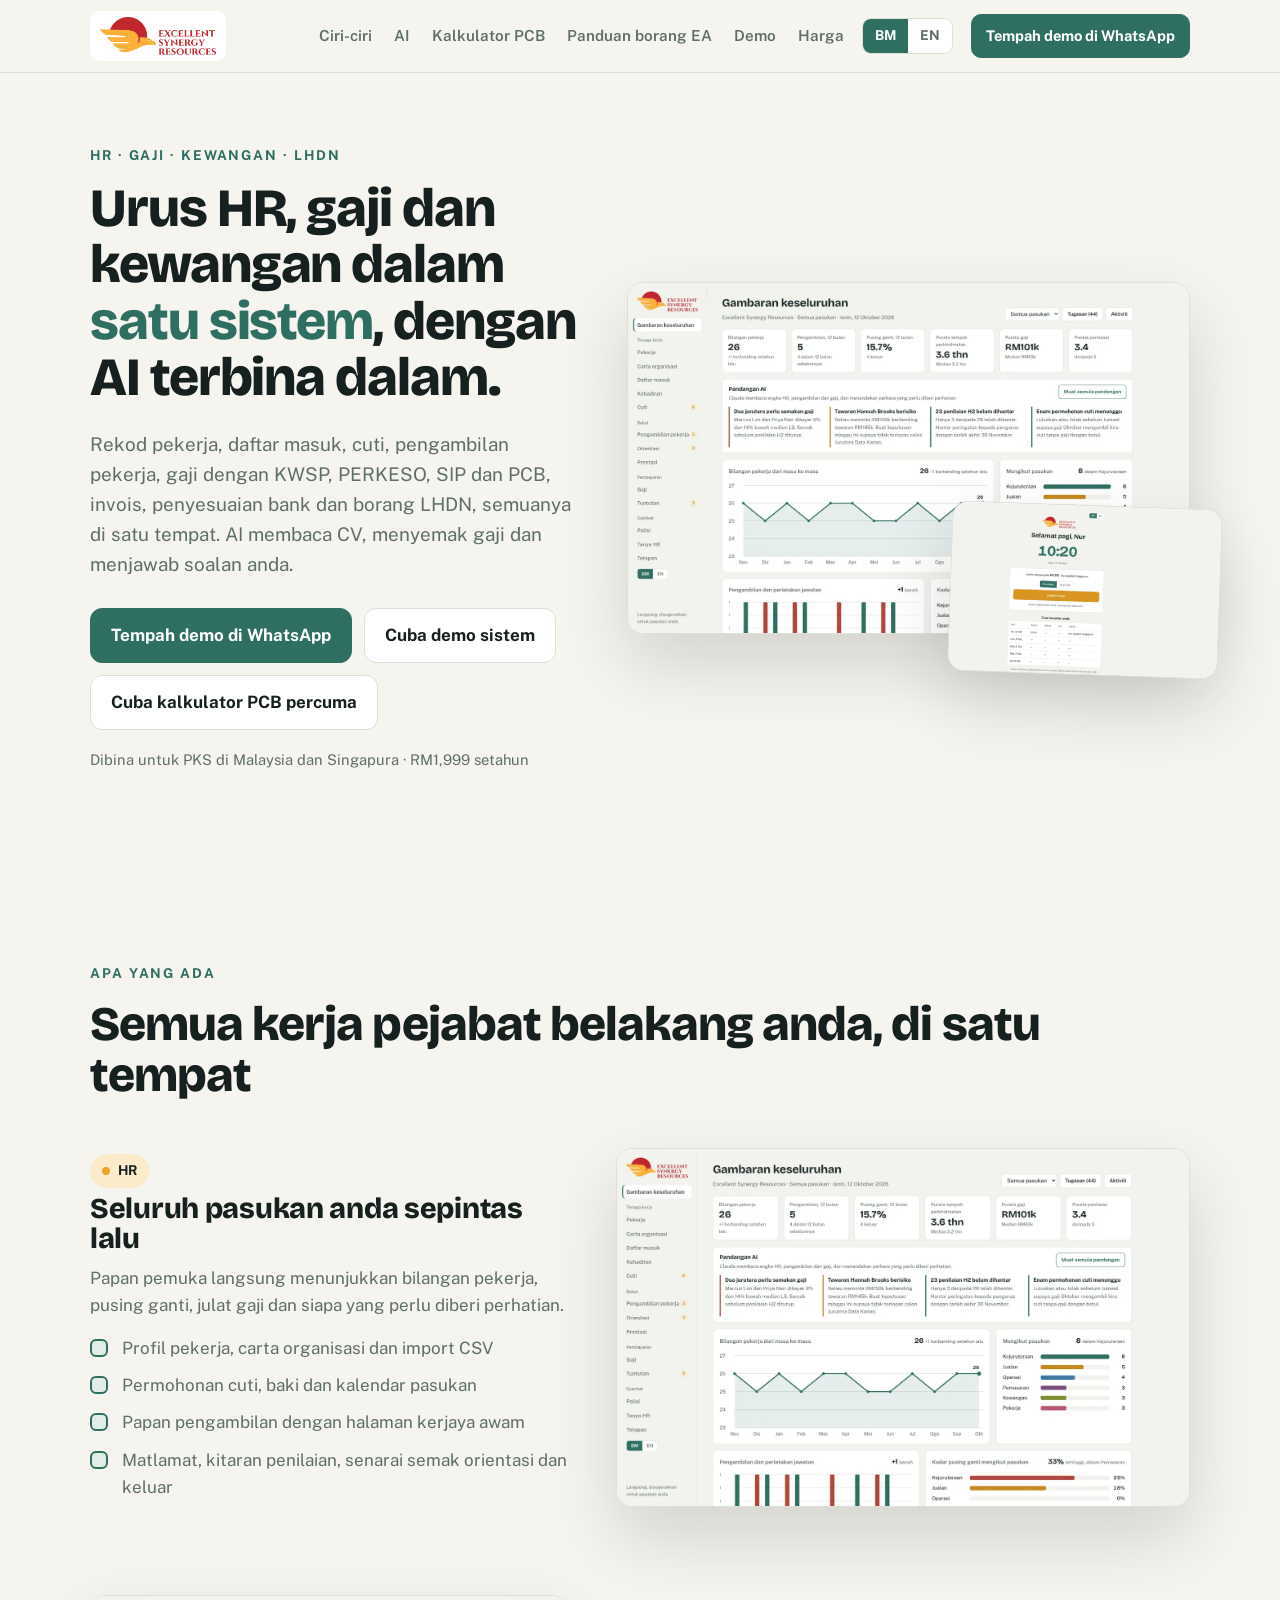
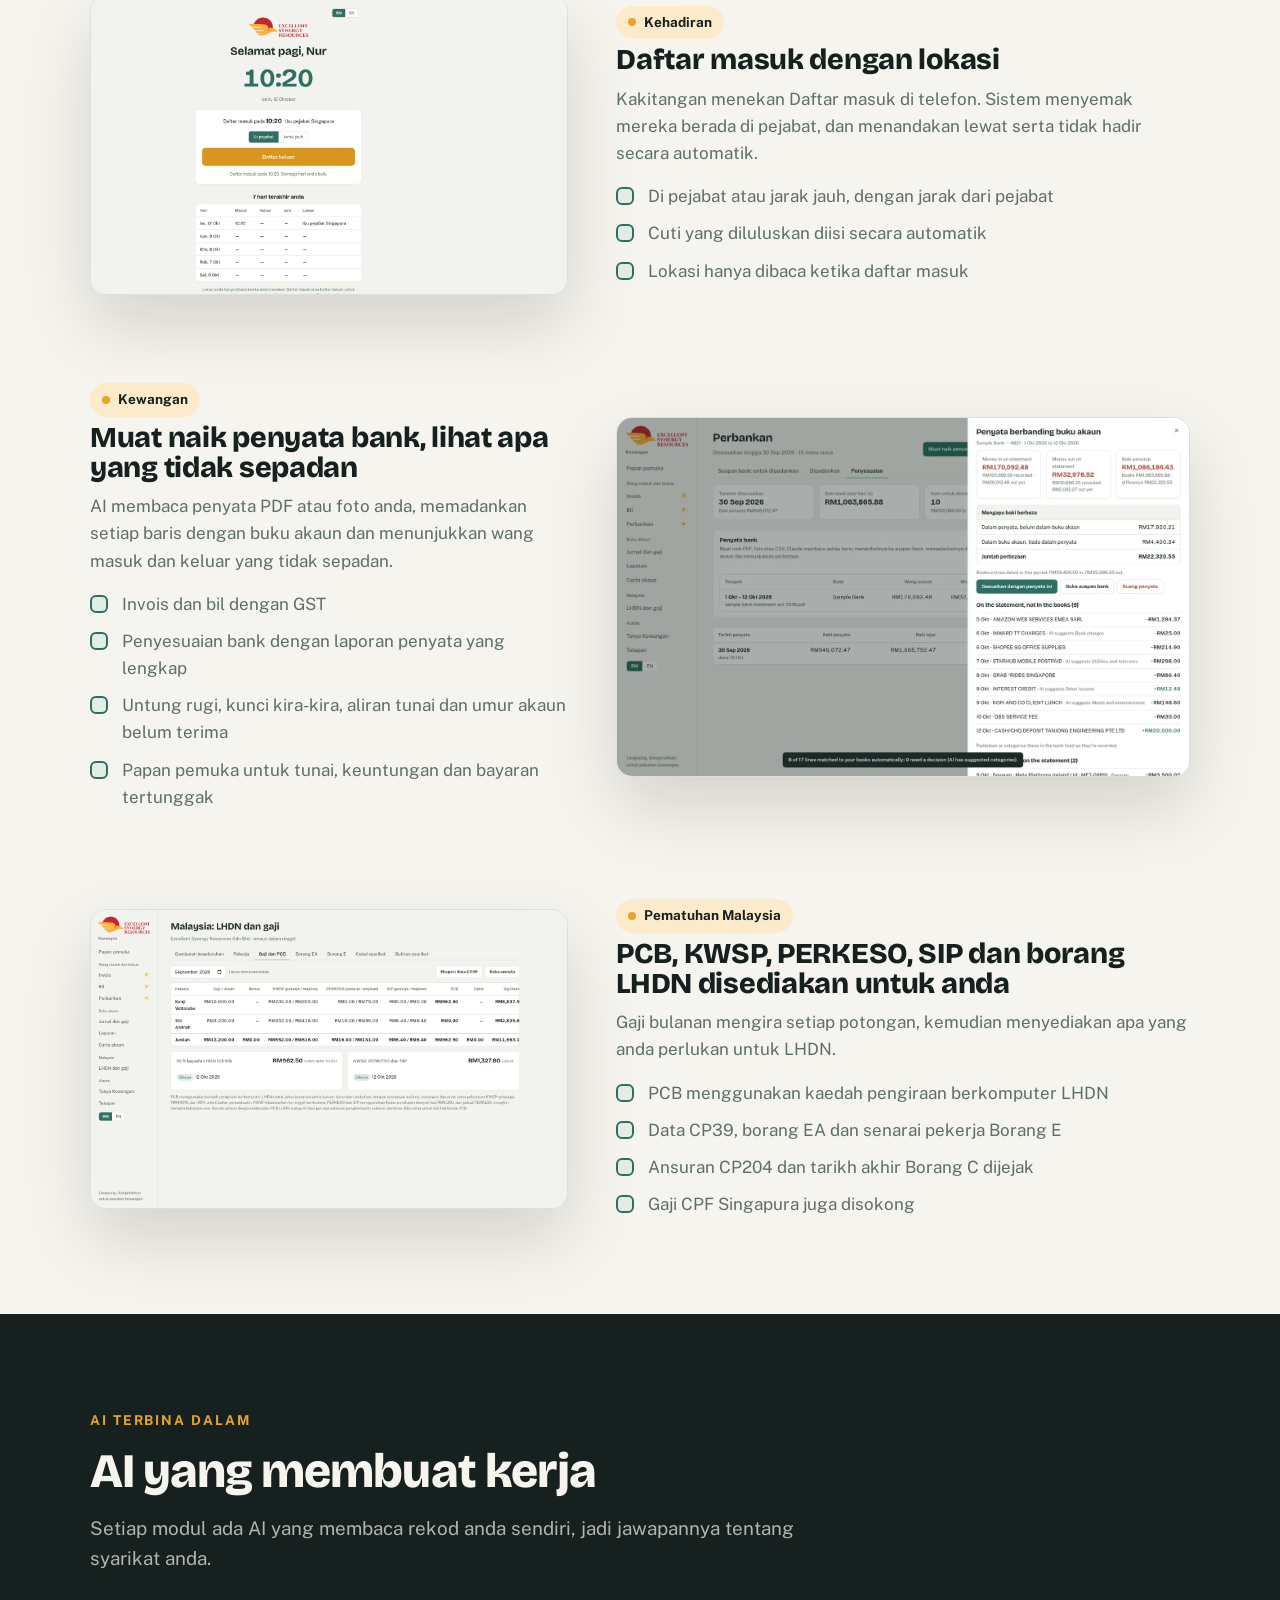
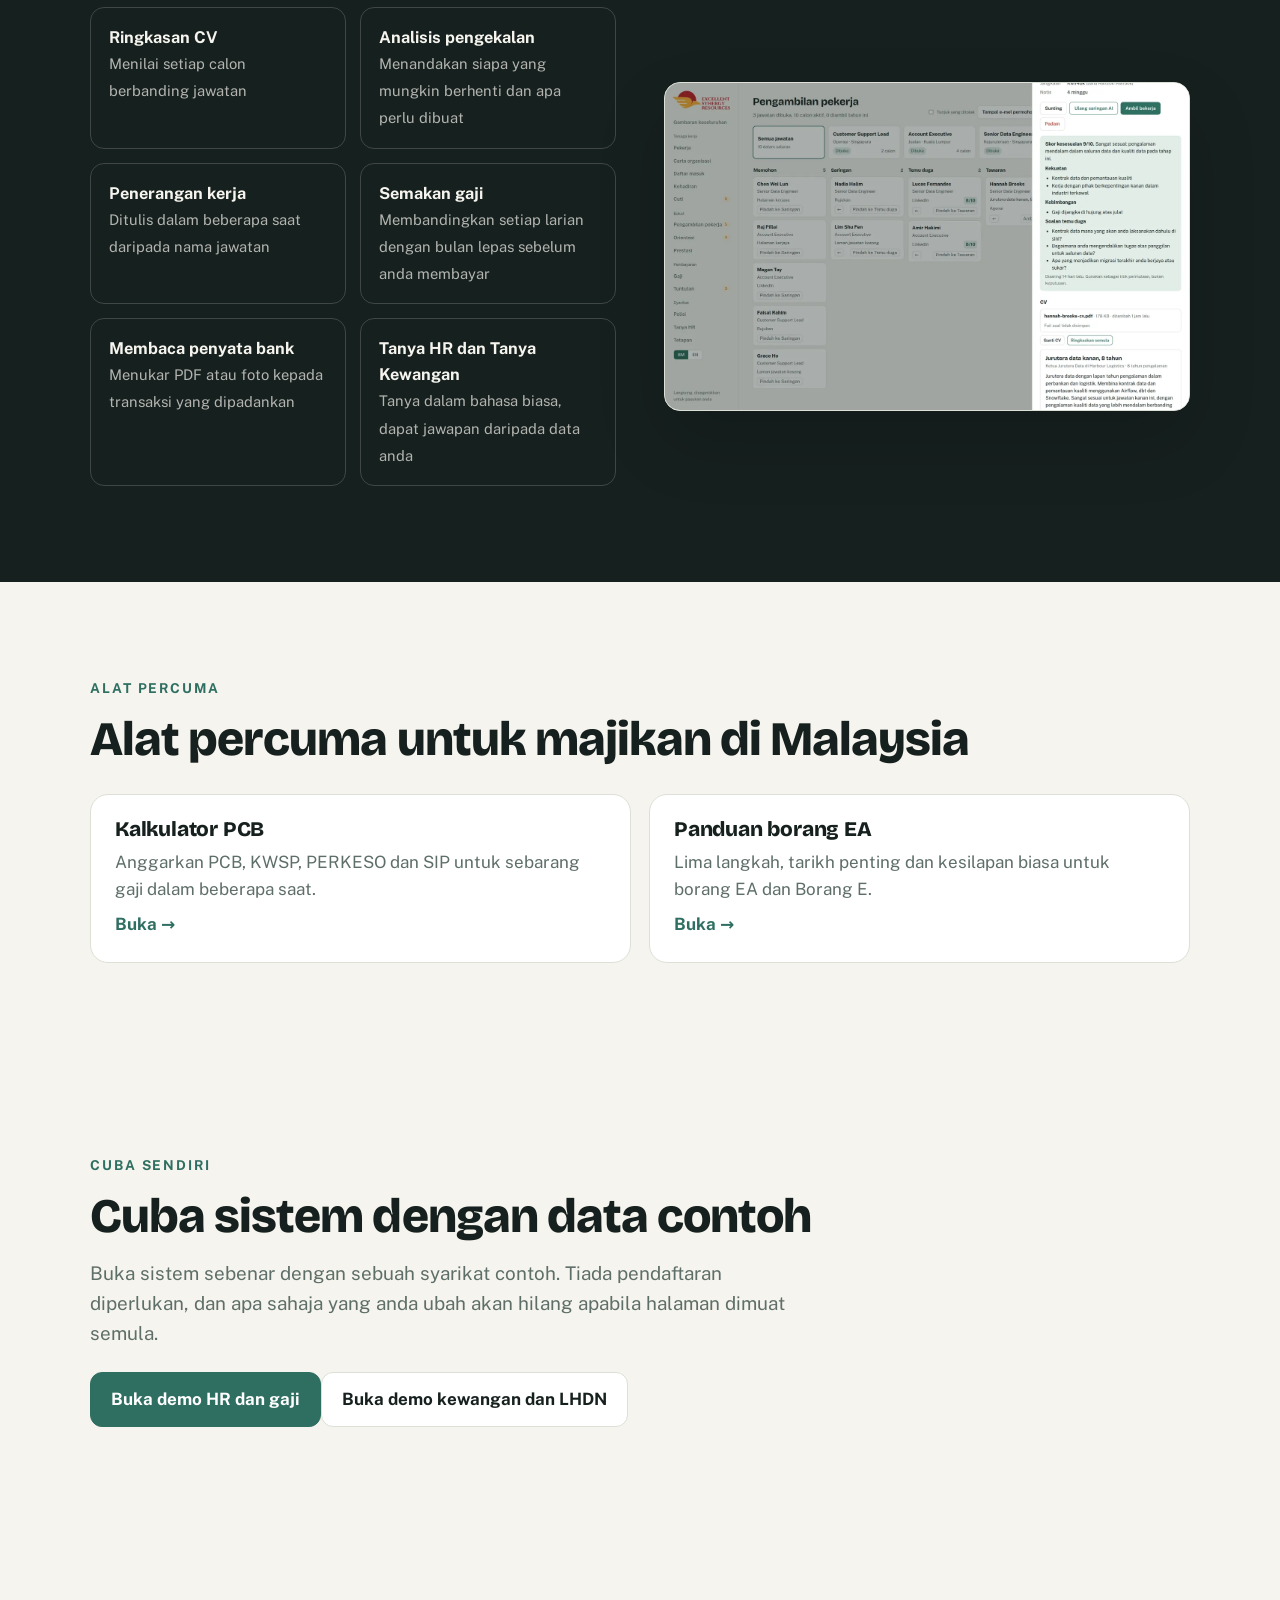
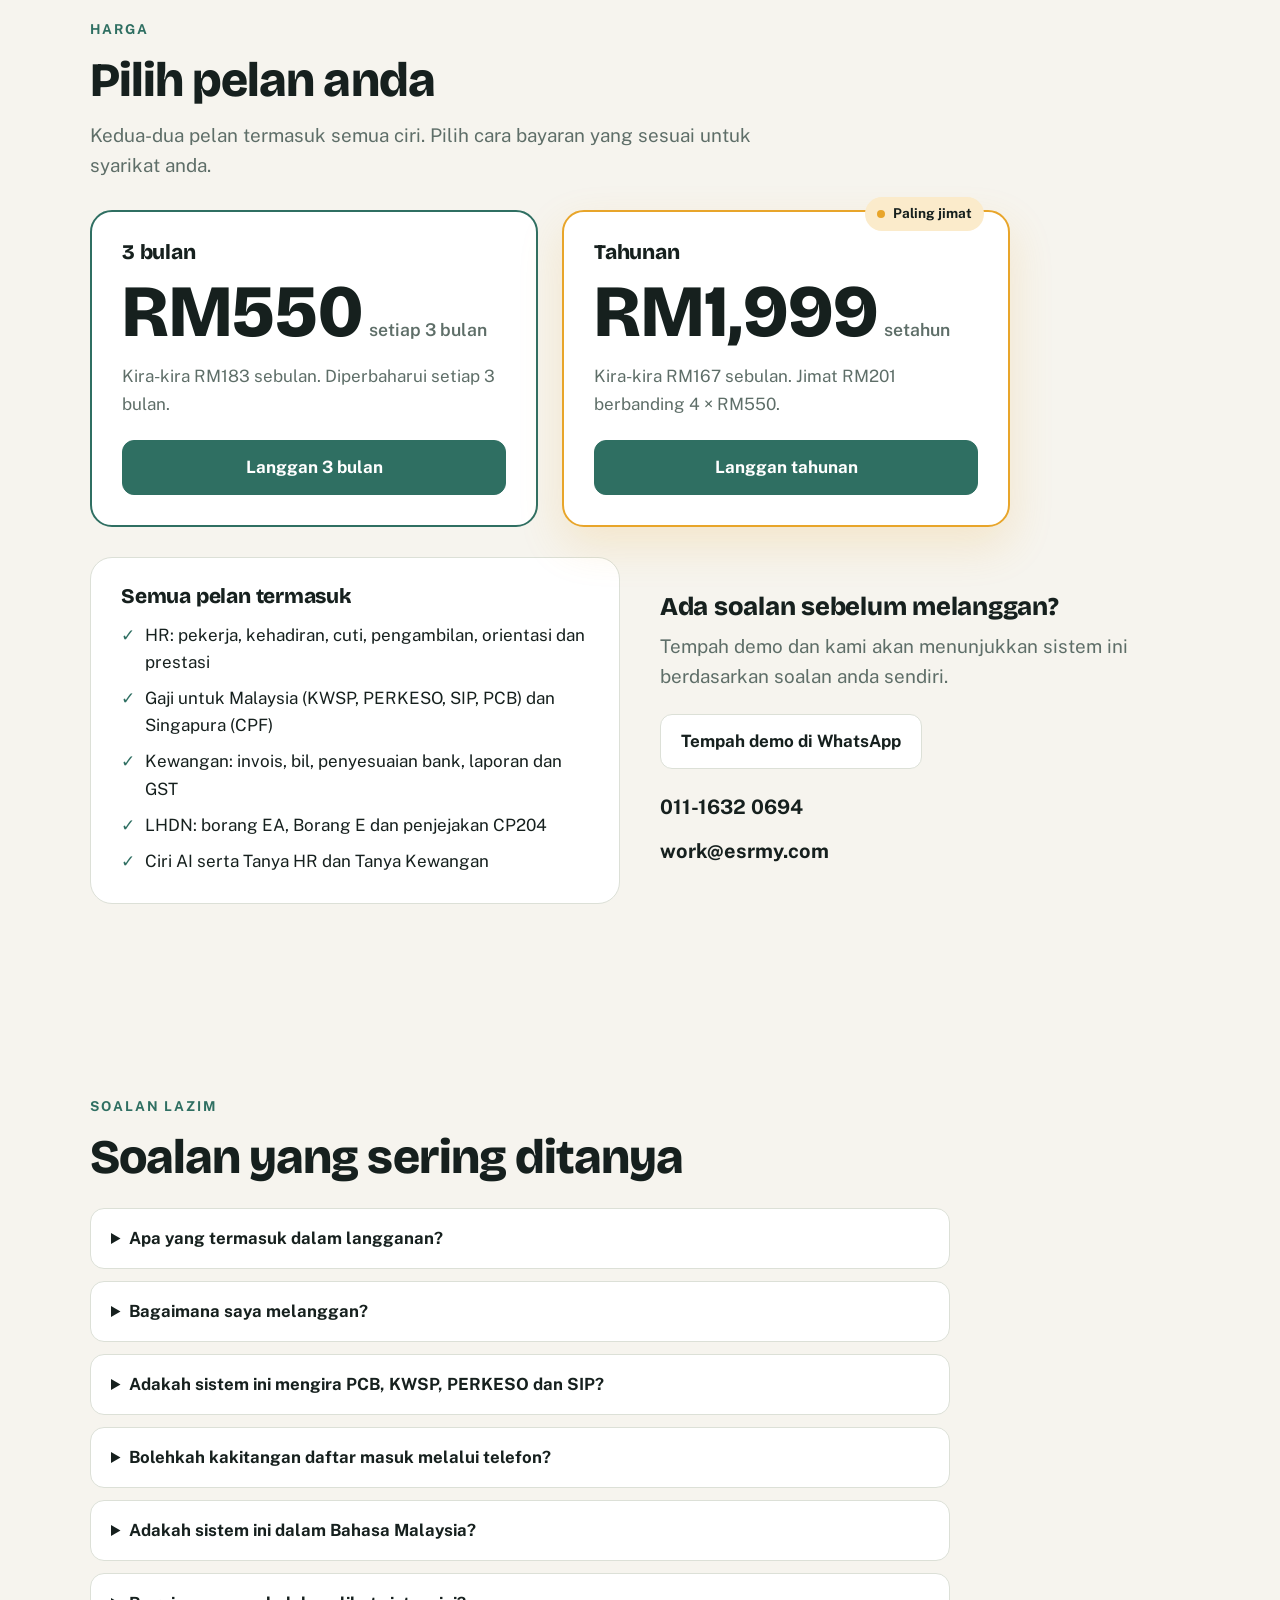
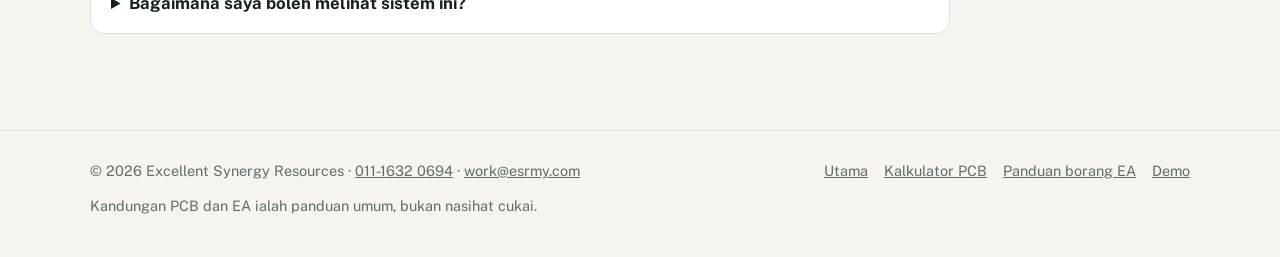
<file: index.html>
<!doctype html>
<html lang="ms">
<head>
<meta charset="utf-8">
<meta name="viewport" content="width=device-width, initial-scale=1, viewport-fit=cover">
<title>Sistem HR dan Gaji Malaysia dengan AI | ESR</title>
<meta name="description" content="Urus pekerja, cuti, daftar masuk berlokasi, gaji dengan KWSP, PERKESO, SIP dan PCB, invois dan borang LHDN dalam satu sistem AI. Dari RM550 setiap 3 bulan.">
<meta name="robots" content="index, follow, max-image-preview:large">
<link rel="canonical" href="https://hrmanagement.esrmy.com/">
<link rel="alternate" hreflang="ms-MY" href="https://hrmanagement.esrmy.com/"><link rel="alternate" hreflang="en" href="https://hrmanagement.esrmy.com/en/"><link rel="alternate" hreflang="x-default" href="https://hrmanagement.esrmy.com/">
<meta property="og:type" content="website"><meta property="og:site_name" content="Excellent Synergy Resources"><meta property="og:url" content="https://hrmanagement.esrmy.com/">
<meta property="og:title" content="Sistem HR dan Gaji Malaysia dengan AI | ESR"><meta property="og:description" content="Urus pekerja, cuti, daftar masuk berlokasi, gaji dengan KWSP, PERKESO, SIP dan PCB, invois dan borang LHDN dalam satu sistem AI. Dari RM550 setiap 3 bulan.">
<meta property="og:image" content="https://hrmanagement.esrmy.com/assets/img/og-ms.png"><meta property="og:image:width" content="1200"><meta property="og:image:height" content="630"><meta property="og:image:alt" content="Sistem HR, gaji dan kewangan Excellent Synergy Resources">
<meta property="og:locale" content="ms_MY"><meta property="og:locale:alternate" content="en_MY">
<meta name="twitter:card" content="summary_large_image"><meta name="twitter:title" content="Sistem HR dan Gaji Malaysia dengan AI | ESR"><meta name="twitter:description" content="Urus pekerja, cuti, daftar masuk berlokasi, gaji dengan KWSP, PERKESO, SIP dan PCB, invois dan borang LHDN dalam satu sistem AI. Dari RM550 setiap 3 bulan."><meta name="twitter:image" content="https://hrmanagement.esrmy.com/assets/img/og-ms.png">
<meta name="theme-color" content="#2F6F62">
<link rel="icon" type="image/png" sizes="32x32" href="/assets/img/icon-32.png"><link rel="icon" type="image/png" sizes="192x192" href="/assets/img/icon-192.png"><link rel="apple-touch-icon" href="/assets/img/apple-touch-icon.png">
<link rel="preconnect" href="https://fonts.googleapis.com"><link rel="preconnect" href="https://fonts.gstatic.com" crossorigin>
<link href="https://fonts.googleapis.com/css2?family=Bricolage+Grotesque:opsz,wght@12..96,600;12..96,800&family=Public+Sans:wght@400;500;600;700&display=swap" rel="stylesheet">
<link rel="stylesheet" href="/assets/css/style.css">
<script type="application/ld+json">{"@context": "https://schema.org", "@graph": [{"@type": "Organization", "@id": "https://hrmanagement.esrmy.com/#org", "name": "Excellent Synergy Resources", "url": "https://hrmanagement.esrmy.com/", "logo": "https://hrmanagement.esrmy.com/assets/img/logo.png", "email": "work@esrmy.com", "contactPoint": {"@type": "ContactPoint", "telephone": "+60-11-1632-0694", "contactType": "sales", "areaServed": ["MY", "SG"], "availableLanguage": ["ms", "en"]}}, {"@type": "WebSite", "@id": "https://hrmanagement.esrmy.com/#site", "url": "https://hrmanagement.esrmy.com/", "name": "Excellent Synergy Resources", "inLanguage": ["ms-MY", "en"], "publisher": {"@id": "https://hrmanagement.esrmy.com/#org"}}, {"@type": "SoftwareApplication", "name": "Excellent Synergy Resources HR, Payroll & Finance", "applicationCategory": "BusinessApplication", "operatingSystem": "Web", "inLanguage": ["ms", "en"], "description": "Urus pekerja, cuti, daftar masuk berlokasi, gaji dengan KWSP, PERKESO, SIP dan PCB, invois dan borang LHDN dalam satu sistem dengan AI. RM550 setiap 3 bulan atau RM1,999 setahun.", "offers": [{"@type": "Offer", "name": "3 bulan", "price": "550", "priceCurrency": "MYR", "url": "https://hrmanagement.esrmy.com/#plan-quarterly", "priceSpecification": {"@type": "UnitPriceSpecification", "price": "550", "priceCurrency": "MYR", "referenceQuantity": {"@type": "QuantitativeValue", "value": 3, "unitCode": "MON"}}}, {"@type": "Offer", "name": "Tahunan", "price": "1999", "priceCurrency": "MYR", "url": "https://hrmanagement.esrmy.com/#plan-yearly", "priceSpecification": {"@type": "UnitPriceSpecification", "price": "1999", "priceCurrency": "MYR", "referenceQuantity": {"@type": "QuantitativeValue", "value": 1, "unitCode": "ANN"}}}], "publisher": {"@id": "https://hrmanagement.esrmy.com/#org"}}, {"@type": "FAQPage", "inLanguage": "ms", "mainEntity": [{"@type": "Question", "name": "Apa yang termasuk dalam langganan?", "acceptedAnswer": {"@type": "Answer", "text": "Kedua-dua pelan, RM550 setiap 3 bulan atau RM1,999 setahun, termasuk rekod HR, kehadiran dengan daftar masuk berlokasi, cuti, pengambilan pekerja, orientasi, penilaian prestasi, gaji untuk Malaysia dan Singapura, kewangan dengan invois, penyesuaian bank dan laporan, borang LHDN, serta ciri-ciri AI."}}, {"@type": "Question", "name": "Bagaimana saya melanggan?", "acceptedAnswer": {"@type": "Answer", "text": "Pilih pelan 3 bulan atau tahunan di bahagian Harga dan tekan Langgan. Selepas bayaran, kami menghubungi anda untuk menyediakan akaun syarikat anda."}}, {"@type": "Question", "name": "Adakah sistem ini mengira PCB, KWSP, PERKESO dan SIP?", "acceptedAnswer": {"@type": "Answer", "text": "Ya. Gaji bulanan mengira setiap potongan, menggunakan kaedah pengiraan berkomputer LHDN untuk PCB, dan menyediakan data CP39, borang EA dan senarai pekerja Borang E."}}, {"@type": "Question", "name": "Bolehkah kakitangan daftar masuk melalui telefon?", "acceptedAnswer": {"@type": "Answer", "text": "Boleh. Kakitangan menekan Daftar masuk di telefon, sistem menyemak mereka berada di pejabat, dan lewat atau tidak hadir ditanda secara automatik."}}, {"@type": "Question", "name": "Adakah sistem ini dalam Bahasa Malaysia?", "acceptedAnswer": {"@type": "Answer", "text": "Ya. Setiap skrin boleh ditukar antara Bahasa Malaysia dan Bahasa Inggeris."}}, {"@type": "Question", "name": "Bagaimana saya boleh melihat sistem ini?", "acceptedAnswer": {"@type": "Answer", "text": "Tempah demo melalui WhatsApp di 011-1632 0694 atau e-mel work@esrmy.com dan kami akan menunjukkannya kepada anda."}}]}]}</script>
</head>
<body><header class="top"><div class="wrap">
  <a class="logo-tile" href="/"><img src="/assets/img/logo.png" width="422" height="138" alt="Excellent Synergy Resources" style="height:38px;width:auto"></a>
  <nav class="links" aria-label="Bahagian"><a href="/#features">Ciri-ciri</a><a href="/#ai">AI</a><a href="/kalkulator-pcb/">Kalkulator PCB</a><a href="/panduan-borang-ea/">Panduan borang EA</a><a href="/#demo">Demo</a><a href="/#pricing">Harga</a></nav>
  <div class="langsw" role="group" aria-label="Language / Bahasa"><a href="/" hreflang="ms" lang="ms" aria-current="true">BM</a><a href="/en/" hreflang="en" lang="en" aria-current="false">EN</a></div>
  <a class="btn primary small demo" href="https://wa.me/601116320694?text=Hai%2C%20saya%20ingin%20menempah%20demo%20sistem%20HR%2C%20gaji%20dan%20kewangan." target="_blank" rel="noopener">Tempah demo di WhatsApp</a>
</div></header>
<main>
<section class="hero"><div class="wrap grid"><div>
<p class="kicker">HR · Gaji · Kewangan · LHDN</p><h1>Urus HR, gaji dan kewangan dalam <em>satu sistem</em>, dengan AI terbina dalam.</h1><p class="lead">Rekod pekerja, daftar masuk, cuti, pengambilan pekerja, gaji dengan KWSP, PERKESO, SIP dan PCB, invois, penyesuaian bank dan borang LHDN, semuanya di satu tempat. AI membaca CV, menyemak gaji dan menjawab soalan anda.</p>
<div class="ctas"><a class="btn primary" href="https://wa.me/601116320694?text=Hai%2C%20saya%20ingin%20menempah%20demo%20sistem%20HR%2C%20gaji%20dan%20kewangan." target="_blank" rel="noopener">Tempah demo di WhatsApp</a><a class="btn" href="/demo/hr/?lang=ms">Cuba demo sistem</a><a class="btn" href="/kalkulator-pcb/">Cuba kalkulator PCB percuma</a></div><p class="note">Dibina untuk PKS di Malaysia dan Singapura · RM1,999 setahun</p></div>
<div class="stack"><div class="shot"><picture><source media="(prefers-color-scheme: dark)" srcset="/assets/img/ms/hr-dashboard-dark.webp"><img src="/assets/img/ms/hr-dashboard-light.webp" width="1400" height="875" alt="Papan pemuka HR dengan bilangan pekerja, pusing ganti dan pandangan AI" fetchpriority="high"></picture></div><div class="shot back"><picture><source media="(prefers-color-scheme: dark)" srcset="/assets/img/ms/clock-in-dark.webp"><img src="/assets/img/ms/clock-in-light.webp" width="1400" height="875" alt="Skrin daftar masuk kakitangan dengan lokasi" loading="lazy" decoding="async"></picture></div></div></div></section>
<section id="features"><div class="wrap"><p class="kicker">Apa yang ada</p><h2>Semua kerja pejabat belakang anda, di satu tempat</h2><div class="rows"><div class="row"><div class="text"><span class="tag"><i></i><span>HR</span></span><h3>Seluruh pasukan anda sepintas lalu</h3><p>Papan pemuka langsung menunjukkan bilangan pekerja, pusing ganti, julat gaji dan siapa yang perlu diberi perhatian.</p><ul><li>Profil pekerja, carta organisasi dan import CSV</li><li>Permohonan cuti, baki dan kalendar pasukan</li><li>Papan pengambilan dengan halaman kerjaya awam</li><li>Matlamat, kitaran penilaian, senarai semak orientasi dan keluar</li></ul></div>
<div class="shot"><picture><source media="(prefers-color-scheme: dark)" srcset="/assets/img/ms/hr-dashboard-dark.webp"><img src="/assets/img/ms/hr-dashboard-light.webp" width="1400" height="875" alt="Papan pemuka HR dengan bilangan pekerja, pusing ganti dan pandangan AI" loading="lazy" decoding="async"></picture></div></div><div class="row flip"><div class="text"><span class="tag"><i></i><span>Kehadiran</span></span><h3>Daftar masuk dengan lokasi</h3><p>Kakitangan menekan Daftar masuk di telefon. Sistem menyemak mereka berada di pejabat, dan menandakan lewat serta tidak hadir secara automatik.</p><ul><li>Di pejabat atau jarak jauh, dengan jarak dari pejabat</li><li>Cuti yang diluluskan diisi secara automatik</li><li>Lokasi hanya dibaca ketika daftar masuk</li></ul></div>
<div class="shot"><picture><source media="(prefers-color-scheme: dark)" srcset="/assets/img/ms/clock-in-dark.webp"><img src="/assets/img/ms/clock-in-light.webp" width="1400" height="875" alt="Skrin daftar masuk kakitangan dengan lokasi" loading="lazy" decoding="async"></picture></div></div><div class="row"><div class="text"><span class="tag"><i></i><span>Kewangan</span></span><h3>Muat naik penyata bank, lihat apa yang tidak sepadan</h3><p>AI membaca penyata PDF atau foto anda, memadankan setiap baris dengan buku akaun dan menunjukkan wang masuk dan keluar yang tidak sepadan.</p><ul><li>Invois dan bil dengan GST</li><li>Penyesuaian bank dengan laporan penyata yang lengkap</li><li>Untung rugi, kunci kira-kira, aliran tunai dan umur akaun belum terima</li><li>Papan pemuka untuk tunai, keuntungan dan bayaran tertunggak</li></ul></div>
<div class="shot"><picture><source media="(prefers-color-scheme: dark)" srcset="/assets/img/ms/bank-statement-check-dark.webp"><img src="/assets/img/ms/bank-statement-check-light.webp" width="1400" height="875" alt="Penyata bank dibandingkan dengan buku akaun" loading="lazy" decoding="async"></picture></div></div><div class="row flip"><div class="text"><span class="tag"><i></i><span>Pematuhan Malaysia</span></span><h3>PCB, KWSP, PERKESO, SIP dan borang LHDN disediakan untuk anda</h3><p>Gaji bulanan mengira setiap potongan, kemudian menyediakan apa yang anda perlukan untuk LHDN.</p><ul><li>PCB menggunakan kaedah pengiraan berkomputer LHDN</li><li>Data CP39, borang EA dan senarai pekerja Borang E</li><li>Ansuran CP204 dan tarikh akhir Borang C dijejak</li><li>Gaji CPF Singapura juga disokong</li></ul></div>
<div class="shot"><picture><source media="(prefers-color-scheme: dark)" srcset="/assets/img/ms/malaysia-payroll-pcb-dark.webp"><img src="/assets/img/ms/malaysia-payroll-pcb-light.webp" width="1400" height="875" alt="Gaji Malaysia dengan KWSP, PERKESO, SIP dan PCB" loading="lazy" decoding="async"></picture></div></div></div></div></section>
<section id="ai" class="ai"><div class="wrap"><p class="kicker">AI terbina dalam</p><h2>AI yang membuat kerja</h2><p class="lead" style="margin-top:16px">Setiap modul ada AI yang membaca rekod anda sendiri, jadi jawapannya tentang syarikat anda.</p>
<div class="grid"><div class="tiles"><div class="tile"><b>Ringkasan CV</b><span>Menilai setiap calon berbanding jawatan</span></div><div class="tile"><b>Analisis pengekalan</b><span>Menandakan siapa yang mungkin berhenti dan apa perlu dibuat</span></div><div class="tile"><b>Penerangan kerja</b><span>Ditulis dalam beberapa saat daripada nama jawatan</span></div><div class="tile"><b>Semakan gaji</b><span>Membandingkan setiap larian dengan bulan lepas sebelum anda membayar</span></div><div class="tile"><b>Membaca penyata bank</b><span>Menukar PDF atau foto kepada transaksi yang dipadankan</span></div><div class="tile"><b>Tanya HR dan Tanya Kewangan</b><span>Tanya dalam bahasa biasa, dapat jawapan daripada data anda</span></div></div><div class="shot"><picture><source media="(prefers-color-scheme: dark)" srcset="/assets/img/ms/ai-cv-summary-dark.webp"><img src="/assets/img/ms/ai-cv-summary-light.webp" width="1400" height="875" alt="Ringkasan AI bagi CV calon" loading="lazy" decoding="async"></picture></div></div></div></section>
<section id="tools"><div class="wrap"><p class="kicker">Alat percuma</p><h2>Alat percuma untuk majikan di Malaysia</h2><div class="tools">
<a class="toolcard" href="/kalkulator-pcb/"><h3>Kalkulator PCB</h3><span>Anggarkan PCB, KWSP, PERKESO dan SIP untuk sebarang gaji dalam beberapa saat.</span><b>Buka →</b></a>
<a class="toolcard" href="/panduan-borang-ea/"><h3>Panduan borang EA</h3><span>Lima langkah, tarikh penting dan kesilapan biasa untuk borang EA dan Borang E.</span><b>Buka →</b></a></div></div></section>
<section id="demo"><div class="wrap"><p class="kicker">Cuba sendiri</p><h2>Cuba sistem dengan data contoh</h2><p class="lead" style="margin-top:16px">Buka sistem sebenar dengan sebuah syarikat contoh. Tiada pendaftaran diperlukan, dan apa sahaja yang anda ubah akan hilang apabila halaman dimuat semula.</p><div class="ctas" style="margin-top:24px"><a class="btn primary" href="/demo/hr/?lang=ms">Buka demo HR dan gaji</a><a class="btn" href="/demo/finance/?lang=ms">Buka demo kewangan dan LHDN</a></div></div></section>
<section id="pricing"><div class="wrap"><p class="kicker">Harga</p><h2>Pilih pelan anda</h2><p class="lead" style="margin-top:14px">Kedua-dua pelan termasuk semua ciri. Pilih cara bayaran yang sesuai untuk syarikat anda.</p>
<div class="plans">
<div class="pcard plan" id="plan-quarterly"><h3>3 bulan</h3><div class="amt">RM550<small>setiap 3 bulan</small></div><p class="plan-note">Kira-kira RM183 sebulan. Diperbaharui setiap 3 bulan.</p><a class="btn primary" data-plan="quarterly" href="/langgan/?plan=quarterly#form">Langgan 3 bulan</a></div>
<div class="pcard plan best" id="plan-yearly"><span class="tag"><i></i>Paling jimat</span><h3>Tahunan</h3><div class="amt">RM1,999<small>setahun</small></div><p class="plan-note">Kira-kira RM167 sebulan. Jimat RM201 berbanding 4 × RM550.</p><a class="btn primary" data-plan="yearly" href="/langgan/?plan=yearly#form">Langgan tahunan</a></div>
</div>
<div class="price"><div class="incl"><h3>Semua pelan termasuk</h3><ul><li>HR: pekerja, kehadiran, cuti, pengambilan, orientasi dan prestasi</li><li>Gaji untuk Malaysia (KWSP, PERKESO, SIP, PCB) dan Singapura (CPF)</li><li>Kewangan: invois, bil, penyesuaian bank, laporan dan GST</li><li>LHDN: borang EA, Borang E dan penjejakan CP204</li><li>Ciri AI serta Tanya HR dan Tanya Kewangan</li></ul></div>
<div><h3 style="font-size:1.6rem">Ada soalan sebelum melanggan?</h3><p class="lead" style="margin:10px 0 22px">Tempah demo dan kami akan menunjukkan sistem ini berdasarkan soalan anda sendiri.</p><a class="btn" href="https://wa.me/601116320694?text=Hai%2C%20saya%20ingin%20menempah%20demo%20sistem%20HR%2C%20gaji%20dan%20kewangan." target="_blank" rel="noopener" style="margin-bottom:22px">Tempah demo di WhatsApp</a><div class="contact"><a href="tel:+601116320694">011-1632 0694</a><a href="mailto:work@esrmy.com">work@esrmy.com</a></div></div></div></div></section>
<section id="faq"><div class="wrap"><p class="kicker">Soalan lazim</p><h2>Soalan yang sering ditanya</h2><div class="faq"><details><summary>Apa yang termasuk dalam langganan?</summary><p>Kedua-dua pelan, RM550 setiap 3 bulan atau RM1,999 setahun, termasuk rekod HR, kehadiran dengan daftar masuk berlokasi, cuti, pengambilan pekerja, orientasi, penilaian prestasi, gaji untuk Malaysia dan Singapura, kewangan dengan invois, penyesuaian bank dan laporan, borang LHDN, serta ciri-ciri AI.</p></details><details><summary>Bagaimana saya melanggan?</summary><p>Pilih pelan 3 bulan atau tahunan di bahagian Harga dan tekan Langgan. Selepas bayaran, kami menghubungi anda untuk menyediakan akaun syarikat anda.</p></details><details><summary>Adakah sistem ini mengira PCB, KWSP, PERKESO dan SIP?</summary><p>Ya. Gaji bulanan mengira setiap potongan, menggunakan kaedah pengiraan berkomputer LHDN untuk PCB, dan menyediakan data CP39, borang EA dan senarai pekerja Borang E.</p></details><details><summary>Bolehkah kakitangan daftar masuk melalui telefon?</summary><p>Boleh. Kakitangan menekan Daftar masuk di telefon, sistem menyemak mereka berada di pejabat, dan lewat atau tidak hadir ditanda secara automatik.</p></details><details><summary>Adakah sistem ini dalam Bahasa Malaysia?</summary><p>Ya. Setiap skrin boleh ditukar antara Bahasa Malaysia dan Bahasa Inggeris.</p></details><details><summary>Bagaimana saya boleh melihat sistem ini?</summary><p>Tempah demo melalui WhatsApp di 011-1632 0694 atau e-mel work@esrmy.com dan kami akan menunjukkannya kepada anda.</p></details></div></div></section>
</main>
<footer><div class="wrap"><span>© 2026 Excellent Synergy Resources · <a href="tel:+601116320694">011-1632 0694</a> · <a href="mailto:work@esrmy.com">work@esrmy.com</a></span>
<nav aria-label="Footer"><a href="/">Utama</a><a href="/kalkulator-pcb/">Kalkulator PCB</a><a href="/panduan-borang-ea/">Panduan borang EA</a><a href="/demo/hr/?lang=ms">Demo</a></nav>
<span>Kandungan PCB dan EA ialah panduan umum, bukan nasihat cukai.</span></div></footer>
<script src="/assets/js/main.js" defer></script>
</body>
</html>
</file>
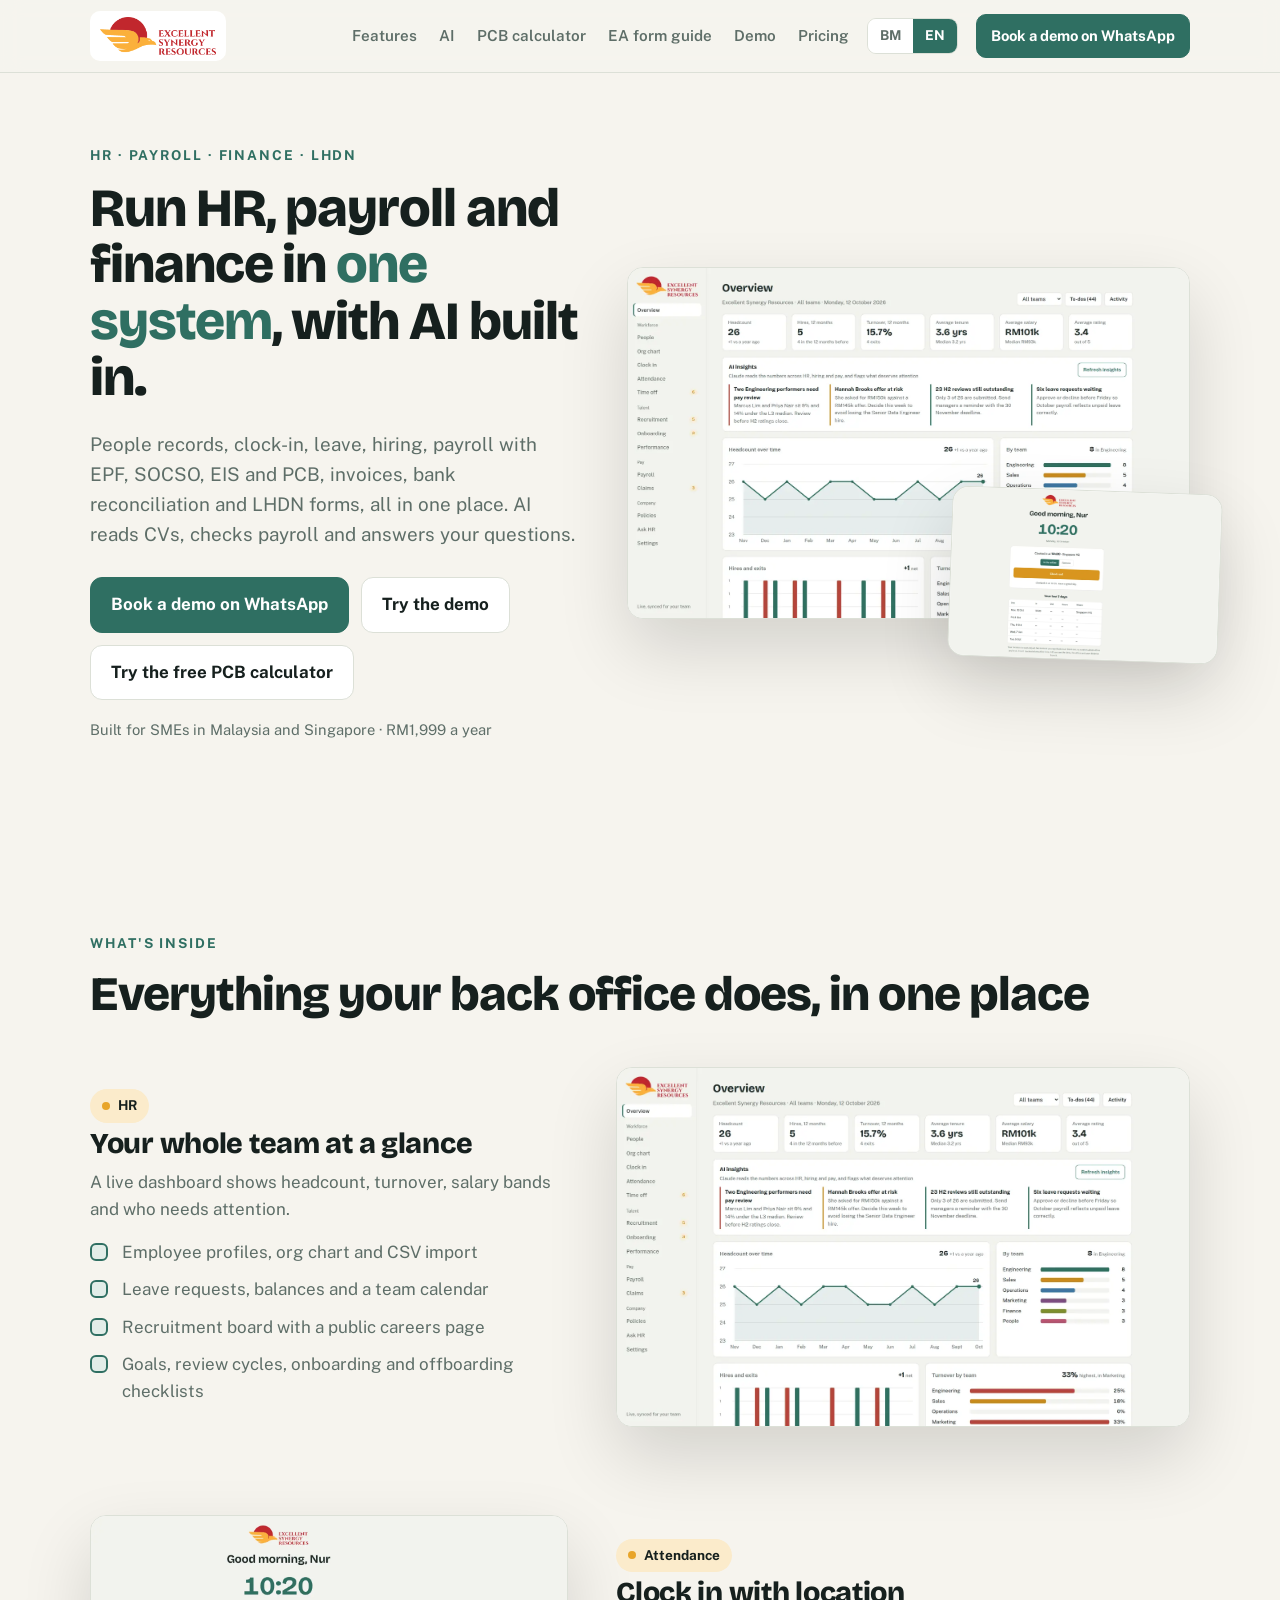
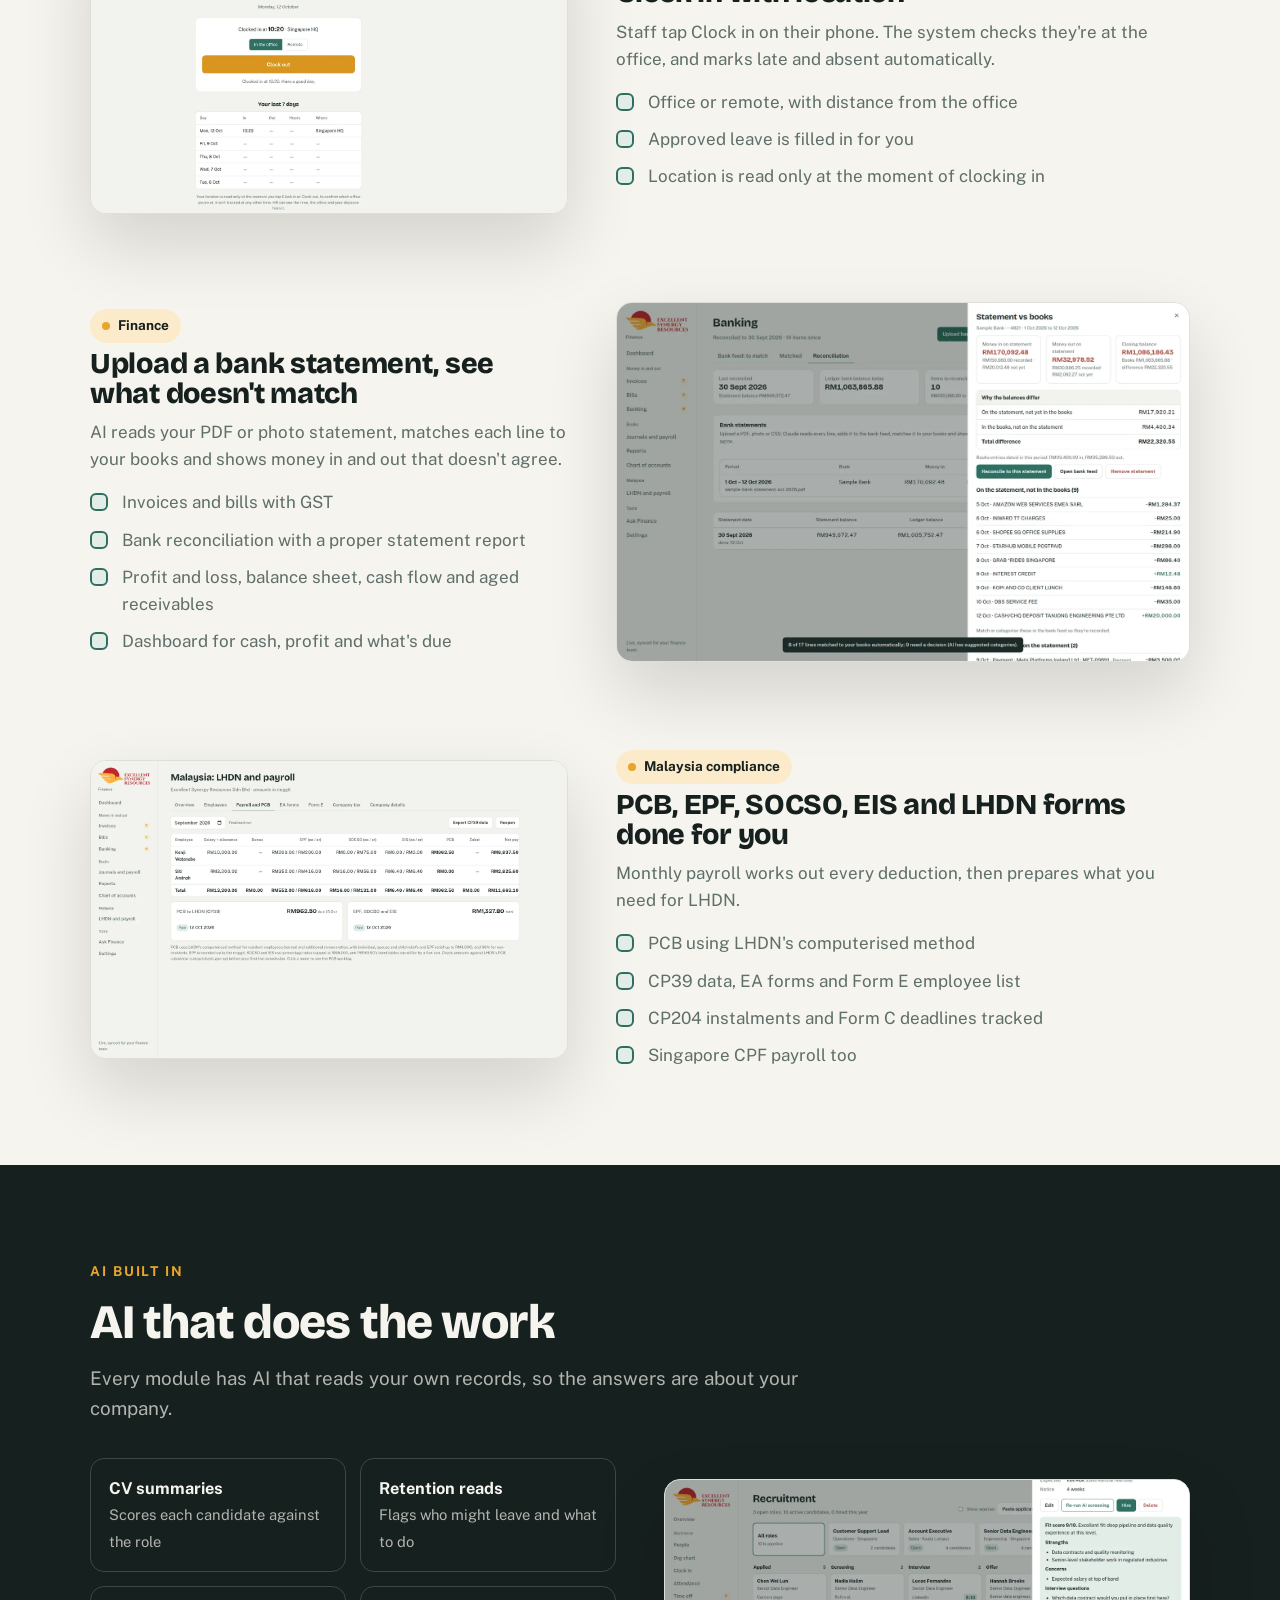
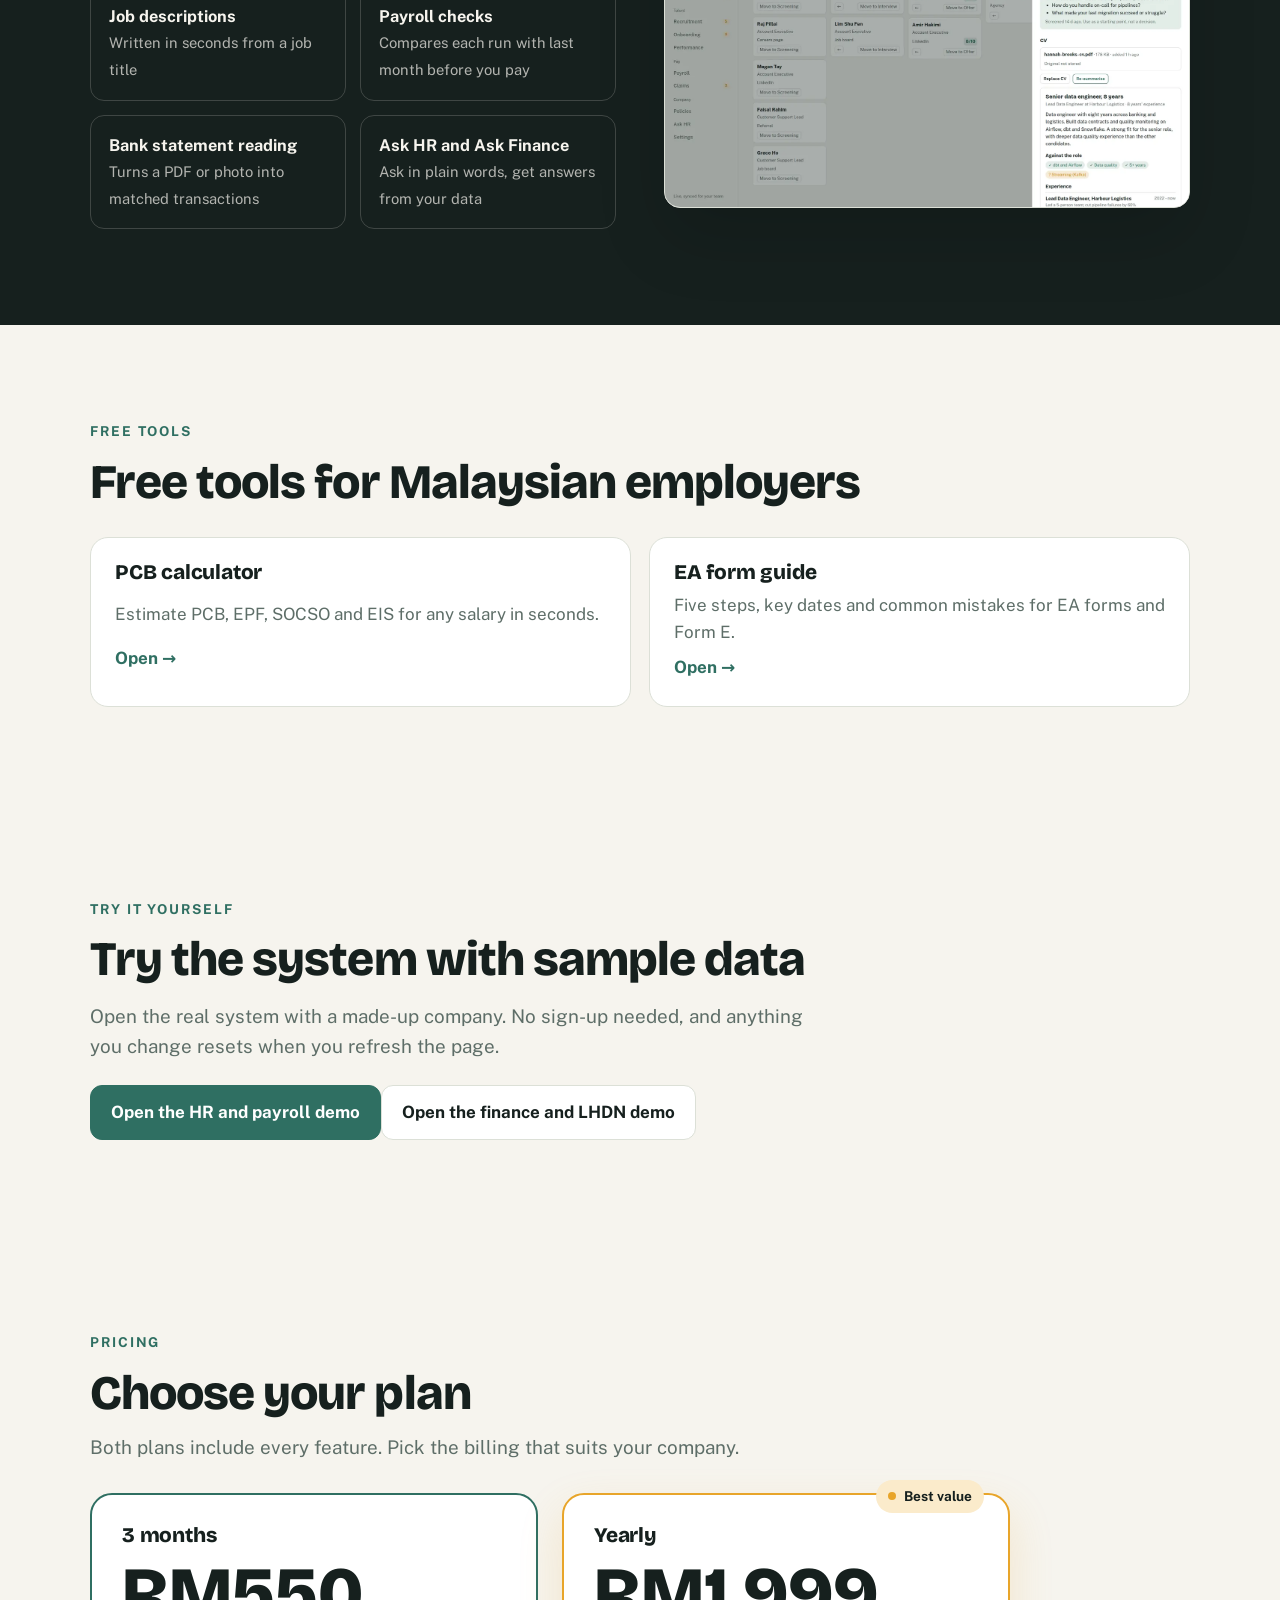
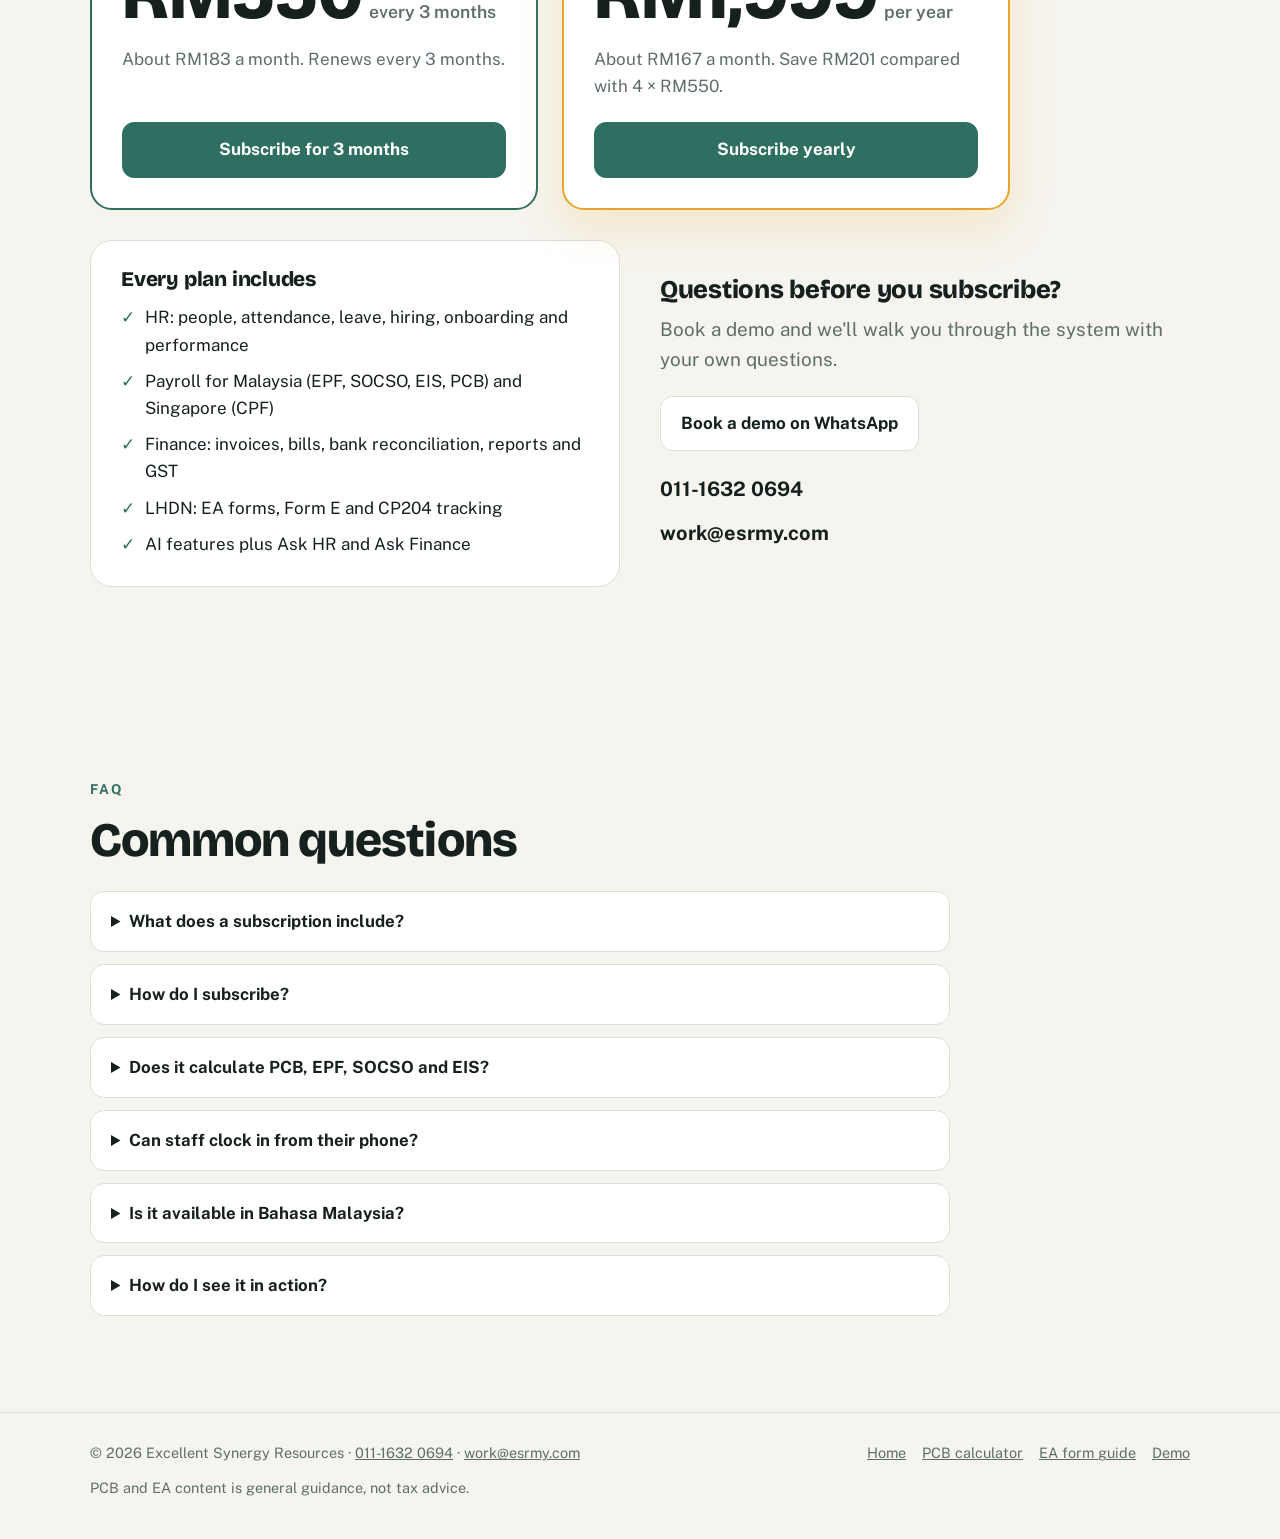
<file: en/index.html>
<!doctype html>
<html lang="en">
<head>
<meta charset="utf-8">
<meta name="viewport" content="width=device-width, initial-scale=1, viewport-fit=cover">
<title>HR &amp; Payroll Software for Malaysia with AI | ESR</title>
<meta name="description" content="Manage staff, leave, location clock-in, payroll with EPF, SOCSO, EIS and PCB, invoices and LHDN forms in one system with AI. From RM550 every 3 months.">
<meta name="robots" content="index, follow, max-image-preview:large">
<link rel="canonical" href="https://hrmanagement.esrmy.com/en/">
<link rel="alternate" hreflang="ms-MY" href="https://hrmanagement.esrmy.com/"><link rel="alternate" hreflang="en" href="https://hrmanagement.esrmy.com/en/"><link rel="alternate" hreflang="x-default" href="https://hrmanagement.esrmy.com/">
<meta property="og:type" content="website"><meta property="og:site_name" content="Excellent Synergy Resources"><meta property="og:url" content="https://hrmanagement.esrmy.com/en/">
<meta property="og:title" content="HR &amp; Payroll Software for Malaysia with AI | ESR"><meta property="og:description" content="Manage staff, leave, location clock-in, payroll with EPF, SOCSO, EIS and PCB, invoices and LHDN forms in one system with AI. From RM550 every 3 months.">
<meta property="og:image" content="https://hrmanagement.esrmy.com/assets/img/og-en.png"><meta property="og:image:width" content="1200"><meta property="og:image:height" content="630"><meta property="og:image:alt" content="Excellent Synergy Resources HR, payroll and finance system">
<meta property="og:locale" content="en_MY"><meta property="og:locale:alternate" content="ms_MY">
<meta name="twitter:card" content="summary_large_image"><meta name="twitter:title" content="HR &amp; Payroll Software for Malaysia with AI | ESR"><meta name="twitter:description" content="Manage staff, leave, location clock-in, payroll with EPF, SOCSO, EIS and PCB, invoices and LHDN forms in one system with AI. From RM550 every 3 months."><meta name="twitter:image" content="https://hrmanagement.esrmy.com/assets/img/og-en.png">
<meta name="theme-color" content="#2F6F62">
<link rel="icon" type="image/png" sizes="32x32" href="/assets/img/icon-32.png"><link rel="icon" type="image/png" sizes="192x192" href="/assets/img/icon-192.png"><link rel="apple-touch-icon" href="/assets/img/apple-touch-icon.png">
<link rel="preconnect" href="https://fonts.googleapis.com"><link rel="preconnect" href="https://fonts.gstatic.com" crossorigin>
<link href="https://fonts.googleapis.com/css2?family=Bricolage+Grotesque:opsz,wght@12..96,600;12..96,800&family=Public+Sans:wght@400;500;600;700&display=swap" rel="stylesheet">
<link rel="stylesheet" href="/assets/css/style.css">
<script type="application/ld+json">{"@context": "https://schema.org", "@graph": [{"@type": "Organization", "@id": "https://hrmanagement.esrmy.com/#org", "name": "Excellent Synergy Resources", "url": "https://hrmanagement.esrmy.com/", "logo": "https://hrmanagement.esrmy.com/assets/img/logo.png", "email": "work@esrmy.com", "contactPoint": {"@type": "ContactPoint", "telephone": "+60-11-1632-0694", "contactType": "sales", "areaServed": ["MY", "SG"], "availableLanguage": ["ms", "en"]}}, {"@type": "WebSite", "@id": "https://hrmanagement.esrmy.com/#site", "url": "https://hrmanagement.esrmy.com/", "name": "Excellent Synergy Resources", "inLanguage": ["ms-MY", "en"], "publisher": {"@id": "https://hrmanagement.esrmy.com/#org"}}, {"@type": "SoftwareApplication", "name": "Excellent Synergy Resources HR, Payroll & Finance", "applicationCategory": "BusinessApplication", "operatingSystem": "Web", "inLanguage": ["ms", "en"], "description": "Manage staff, leave, location clock-in, payroll with EPF, SOCSO, EIS and PCB, invoices and LHDN forms in one system with AI. RM550 every 3 months or RM1,999 a year.", "offers": [{"@type": "Offer", "name": "3 months", "price": "550", "priceCurrency": "MYR", "url": "https://hrmanagement.esrmy.com/en/#plan-quarterly", "priceSpecification": {"@type": "UnitPriceSpecification", "price": "550", "priceCurrency": "MYR", "referenceQuantity": {"@type": "QuantitativeValue", "value": 3, "unitCode": "MON"}}}, {"@type": "Offer", "name": "Yearly", "price": "1999", "priceCurrency": "MYR", "url": "https://hrmanagement.esrmy.com/en/#plan-yearly", "priceSpecification": {"@type": "UnitPriceSpecification", "price": "1999", "priceCurrency": "MYR", "referenceQuantity": {"@type": "QuantitativeValue", "value": 1, "unitCode": "ANN"}}}], "publisher": {"@id": "https://hrmanagement.esrmy.com/#org"}}, {"@type": "FAQPage", "inLanguage": "en", "mainEntity": [{"@type": "Question", "name": "What does a subscription include?", "acceptedAnswer": {"@type": "Answer", "text": "Both plans, RM550 every 3 months or RM1,999 a year, include HR records, attendance with location clock-in, leave, recruitment, onboarding, performance reviews, payroll for Malaysia and Singapore, finance with invoices, bank reconciliation and reports, LHDN forms, and the AI features."}}, {"@type": "Question", "name": "How do I subscribe?", "acceptedAnswer": {"@type": "Answer", "text": "Choose the 3-month or yearly plan under Pricing and tap Subscribe. After payment, we contact you to set up your company account."}}, {"@type": "Question", "name": "Does it calculate PCB, EPF, SOCSO and EIS?", "acceptedAnswer": {"@type": "Answer", "text": "Yes. Monthly payroll works out each deduction, using LHDN's computerised method for PCB, and prepares CP39 data, EA forms and the Form E employee list."}}, {"@type": "Question", "name": "Can staff clock in from their phone?", "acceptedAnswer": {"@type": "Answer", "text": "Yes. Staff tap Clock in on their phone, the system checks they're at the office, and late or absent is marked automatically."}}, {"@type": "Question", "name": "Is it available in Bahasa Malaysia?", "acceptedAnswer": {"@type": "Answer", "text": "Yes. Every screen switches between Bahasa Malaysia and English."}}, {"@type": "Question", "name": "How do I see it in action?", "acceptedAnswer": {"@type": "Answer", "text": "Book a demo on WhatsApp at 011-1632 0694 or email work@esrmy.com and we'll walk you through it."}}]}]}</script>
</head>
<body><header class="top"><div class="wrap">
  <a class="logo-tile" href="/en/"><img src="/assets/img/logo.png" width="422" height="138" alt="Excellent Synergy Resources" style="height:38px;width:auto"></a>
  <nav class="links" aria-label="Sections"><a href="/en/#features">Features</a><a href="/en/#ai">AI</a><a href="/en/pcb-calculator/">PCB calculator</a><a href="/en/ea-form-guide/">EA form guide</a><a href="/en/#demo">Demo</a><a href="/en/#pricing">Pricing</a></nav>
  <div class="langsw" role="group" aria-label="Language / Bahasa"><a href="/" hreflang="ms" lang="ms" aria-current="false">BM</a><a href="/en/" hreflang="en" lang="en" aria-current="true">EN</a></div>
  <a class="btn primary small demo" href="https://wa.me/601116320694?text=Hi%2C%20I%27d%20like%20to%20book%20a%20demo%20of%20the%20HR%2C%20payroll%20and%20finance%20system." target="_blank" rel="noopener">Book a demo on WhatsApp</a>
</div></header>
<main>
<section class="hero"><div class="wrap grid"><div>
<p class="kicker">HR · Payroll · Finance · LHDN</p><h1>Run HR, payroll and finance in <em>one system</em>, with AI built in.</h1><p class="lead">People records, clock-in, leave, hiring, payroll with EPF, SOCSO, EIS and PCB, invoices, bank reconciliation and LHDN forms, all in one place. AI reads CVs, checks payroll and answers your questions.</p>
<div class="ctas"><a class="btn primary" href="https://wa.me/601116320694?text=Hi%2C%20I%27d%20like%20to%20book%20a%20demo%20of%20the%20HR%2C%20payroll%20and%20finance%20system." target="_blank" rel="noopener">Book a demo on WhatsApp</a><a class="btn" href="/demo/hr/?lang=en">Try the demo</a><a class="btn" href="/en/pcb-calculator/">Try the free PCB calculator</a></div><p class="note">Built for SMEs in Malaysia and Singapore · RM1,999 a year</p></div>
<div class="stack"><div class="shot"><picture><source media="(prefers-color-scheme: dark)" srcset="/assets/img/en/hr-dashboard-dark.webp"><img src="/assets/img/en/hr-dashboard-light.webp" width="1400" height="875" alt="HR dashboard with headcount, turnover and AI insights" fetchpriority="high"></picture></div><div class="shot back"><picture><source media="(prefers-color-scheme: dark)" srcset="/assets/img/en/clock-in-dark.webp"><img src="/assets/img/en/clock-in-light.webp" width="1400" height="875" alt="Staff clock-in screen with location" loading="lazy" decoding="async"></picture></div></div></div></section>
<section id="features"><div class="wrap"><p class="kicker">What&#x27;s inside</p><h2>Everything your back office does, in one place</h2><div class="rows"><div class="row"><div class="text"><span class="tag"><i></i><span>HR</span></span><h3>Your whole team at a glance</h3><p>A live dashboard shows headcount, turnover, salary bands and who needs attention.</p><ul><li>Employee profiles, org chart and CSV import</li><li>Leave requests, balances and a team calendar</li><li>Recruitment board with a public careers page</li><li>Goals, review cycles, onboarding and offboarding checklists</li></ul></div>
<div class="shot"><picture><source media="(prefers-color-scheme: dark)" srcset="/assets/img/en/hr-dashboard-dark.webp"><img src="/assets/img/en/hr-dashboard-light.webp" width="1400" height="875" alt="HR dashboard with headcount, turnover and AI insights" loading="lazy" decoding="async"></picture></div></div><div class="row flip"><div class="text"><span class="tag"><i></i><span>Attendance</span></span><h3>Clock in with location</h3><p>Staff tap Clock in on their phone. The system checks they&#x27;re at the office, and marks late and absent automatically.</p><ul><li>Office or remote, with distance from the office</li><li>Approved leave is filled in for you</li><li>Location is read only at the moment of clocking in</li></ul></div>
<div class="shot"><picture><source media="(prefers-color-scheme: dark)" srcset="/assets/img/en/clock-in-dark.webp"><img src="/assets/img/en/clock-in-light.webp" width="1400" height="875" alt="Staff clock-in screen with location" loading="lazy" decoding="async"></picture></div></div><div class="row"><div class="text"><span class="tag"><i></i><span>Finance</span></span><h3>Upload a bank statement, see what doesn&#x27;t match</h3><p>AI reads your PDF or photo statement, matches each line to your books and shows money in and out that doesn&#x27;t agree.</p><ul><li>Invoices and bills with GST</li><li>Bank reconciliation with a proper statement report</li><li>Profit and loss, balance sheet, cash flow and aged receivables</li><li>Dashboard for cash, profit and what&#x27;s due</li></ul></div>
<div class="shot"><picture><source media="(prefers-color-scheme: dark)" srcset="/assets/img/en/bank-statement-check-dark.webp"><img src="/assets/img/en/bank-statement-check-light.webp" width="1400" height="875" alt="Bank statement compared against the books" loading="lazy" decoding="async"></picture></div></div><div class="row flip"><div class="text"><span class="tag"><i></i><span>Malaysia compliance</span></span><h3>PCB, EPF, SOCSO, EIS and LHDN forms done for you</h3><p>Monthly payroll works out every deduction, then prepares what you need for LHDN.</p><ul><li>PCB using LHDN&#x27;s computerised method</li><li>CP39 data, EA forms and Form E employee list</li><li>CP204 instalments and Form C deadlines tracked</li><li>Singapore CPF payroll too</li></ul></div>
<div class="shot"><picture><source media="(prefers-color-scheme: dark)" srcset="/assets/img/en/malaysia-payroll-pcb-dark.webp"><img src="/assets/img/en/malaysia-payroll-pcb-light.webp" width="1400" height="875" alt="Malaysian payroll with EPF, SOCSO, EIS and PCB" loading="lazy" decoding="async"></picture></div></div></div></div></section>
<section id="ai" class="ai"><div class="wrap"><p class="kicker">AI built in</p><h2>AI that does the work</h2><p class="lead" style="margin-top:16px">Every module has AI that reads your own records, so the answers are about your company.</p>
<div class="grid"><div class="tiles"><div class="tile"><b>CV summaries</b><span>Scores each candidate against the role</span></div><div class="tile"><b>Retention reads</b><span>Flags who might leave and what to do</span></div><div class="tile"><b>Job descriptions</b><span>Written in seconds from a job title</span></div><div class="tile"><b>Payroll checks</b><span>Compares each run with last month before you pay</span></div><div class="tile"><b>Bank statement reading</b><span>Turns a PDF or photo into matched transactions</span></div><div class="tile"><b>Ask HR and Ask Finance</b><span>Ask in plain words, get answers from your data</span></div></div><div class="shot"><picture><source media="(prefers-color-scheme: dark)" srcset="/assets/img/en/ai-cv-summary-dark.webp"><img src="/assets/img/en/ai-cv-summary-light.webp" width="1400" height="875" alt="AI summary of a candidate&#x27;s CV" loading="lazy" decoding="async"></picture></div></div></div></section>
<section id="tools"><div class="wrap"><p class="kicker">Free tools</p><h2>Free tools for Malaysian employers</h2><div class="tools">
<a class="toolcard" href="/en/pcb-calculator/"><h3>PCB calculator</h3><span>Estimate PCB, EPF, SOCSO and EIS for any salary in seconds.</span><b>Open →</b></a>
<a class="toolcard" href="/en/ea-form-guide/"><h3>EA form guide</h3><span>Five steps, key dates and common mistakes for EA forms and Form E.</span><b>Open →</b></a></div></div></section>
<section id="demo"><div class="wrap"><p class="kicker">Try it yourself</p><h2>Try the system with sample data</h2><p class="lead" style="margin-top:16px">Open the real system with a made-up company. No sign-up needed, and anything you change resets when you refresh the page.</p><div class="ctas" style="margin-top:24px"><a class="btn primary" href="/demo/hr/?lang=en">Open the HR and payroll demo</a><a class="btn" href="/demo/finance/?lang=en">Open the finance and LHDN demo</a></div></div></section>
<section id="pricing"><div class="wrap"><p class="kicker">Pricing</p><h2>Choose your plan</h2><p class="lead" style="margin-top:14px">Both plans include every feature. Pick the billing that suits your company.</p>
<div class="plans">
<div class="pcard plan" id="plan-quarterly"><h3>3 months</h3><div class="amt">RM550<small>every 3 months</small></div><p class="plan-note">About RM183 a month. Renews every 3 months.</p><a class="btn primary" data-plan="quarterly" href="/en/subscribe/?plan=quarterly#form">Subscribe for 3 months</a></div>
<div class="pcard plan best" id="plan-yearly"><span class="tag"><i></i>Best value</span><h3>Yearly</h3><div class="amt">RM1,999<small>per year</small></div><p class="plan-note">About RM167 a month. Save RM201 compared with 4 × RM550.</p><a class="btn primary" data-plan="yearly" href="/en/subscribe/?plan=yearly#form">Subscribe yearly</a></div>
</div>
<div class="price"><div class="incl"><h3>Every plan includes</h3><ul><li>HR: people, attendance, leave, hiring, onboarding and performance</li><li>Payroll for Malaysia (EPF, SOCSO, EIS, PCB) and Singapore (CPF)</li><li>Finance: invoices, bills, bank reconciliation, reports and GST</li><li>LHDN: EA forms, Form E and CP204 tracking</li><li>AI features plus Ask HR and Ask Finance</li></ul></div>
<div><h3 style="font-size:1.6rem">Questions before you subscribe?</h3><p class="lead" style="margin:10px 0 22px">Book a demo and we&#x27;ll walk you through the system with your own questions.</p><a class="btn" href="https://wa.me/601116320694?text=Hi%2C%20I%27d%20like%20to%20book%20a%20demo%20of%20the%20HR%2C%20payroll%20and%20finance%20system." target="_blank" rel="noopener" style="margin-bottom:22px">Book a demo on WhatsApp</a><div class="contact"><a href="tel:+601116320694">011-1632 0694</a><a href="mailto:work@esrmy.com">work@esrmy.com</a></div></div></div></div></section>
<section id="faq"><div class="wrap"><p class="kicker">FAQ</p><h2>Common questions</h2><div class="faq"><details><summary>What does a subscription include?</summary><p>Both plans, RM550 every 3 months or RM1,999 a year, include HR records, attendance with location clock-in, leave, recruitment, onboarding, performance reviews, payroll for Malaysia and Singapore, finance with invoices, bank reconciliation and reports, LHDN forms, and the AI features.</p></details><details><summary>How do I subscribe?</summary><p>Choose the 3-month or yearly plan under Pricing and tap Subscribe. After payment, we contact you to set up your company account.</p></details><details><summary>Does it calculate PCB, EPF, SOCSO and EIS?</summary><p>Yes. Monthly payroll works out each deduction, using LHDN&#x27;s computerised method for PCB, and prepares CP39 data, EA forms and the Form E employee list.</p></details><details><summary>Can staff clock in from their phone?</summary><p>Yes. Staff tap Clock in on their phone, the system checks they&#x27;re at the office, and late or absent is marked automatically.</p></details><details><summary>Is it available in Bahasa Malaysia?</summary><p>Yes. Every screen switches between Bahasa Malaysia and English.</p></details><details><summary>How do I see it in action?</summary><p>Book a demo on WhatsApp at 011-1632 0694 or email work@esrmy.com and we&#x27;ll walk you through it.</p></details></div></div></section>
</main>
<footer><div class="wrap"><span>© 2026 Excellent Synergy Resources · <a href="tel:+601116320694">011-1632 0694</a> · <a href="mailto:work@esrmy.com">work@esrmy.com</a></span>
<nav aria-label="Footer"><a href="/en/">Home</a><a href="/en/pcb-calculator/">PCB calculator</a><a href="/en/ea-form-guide/">EA form guide</a><a href="/demo/hr/?lang=en">Demo</a></nav>
<span>PCB and EA content is general guidance, not tax advice.</span></div></footer>
<script src="/assets/js/main.js" defer></script>
</body>
</html>
</file>
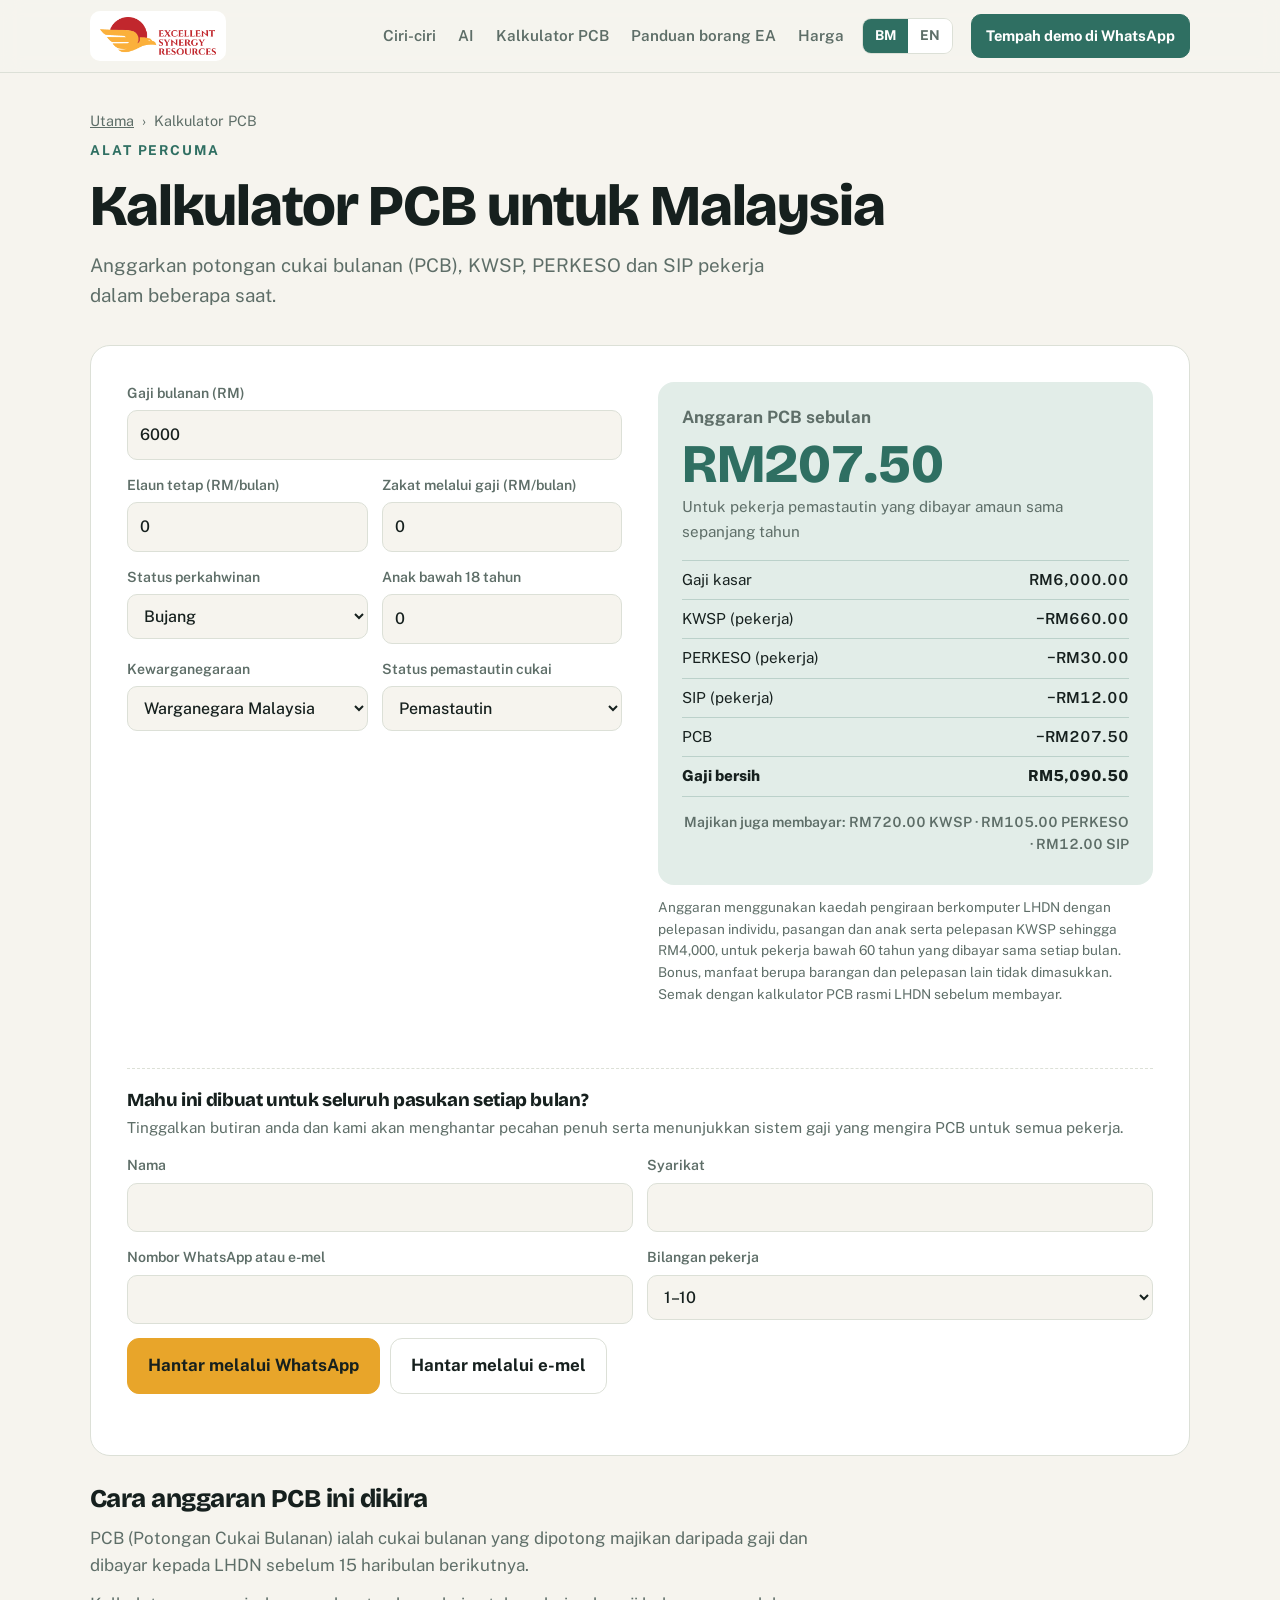
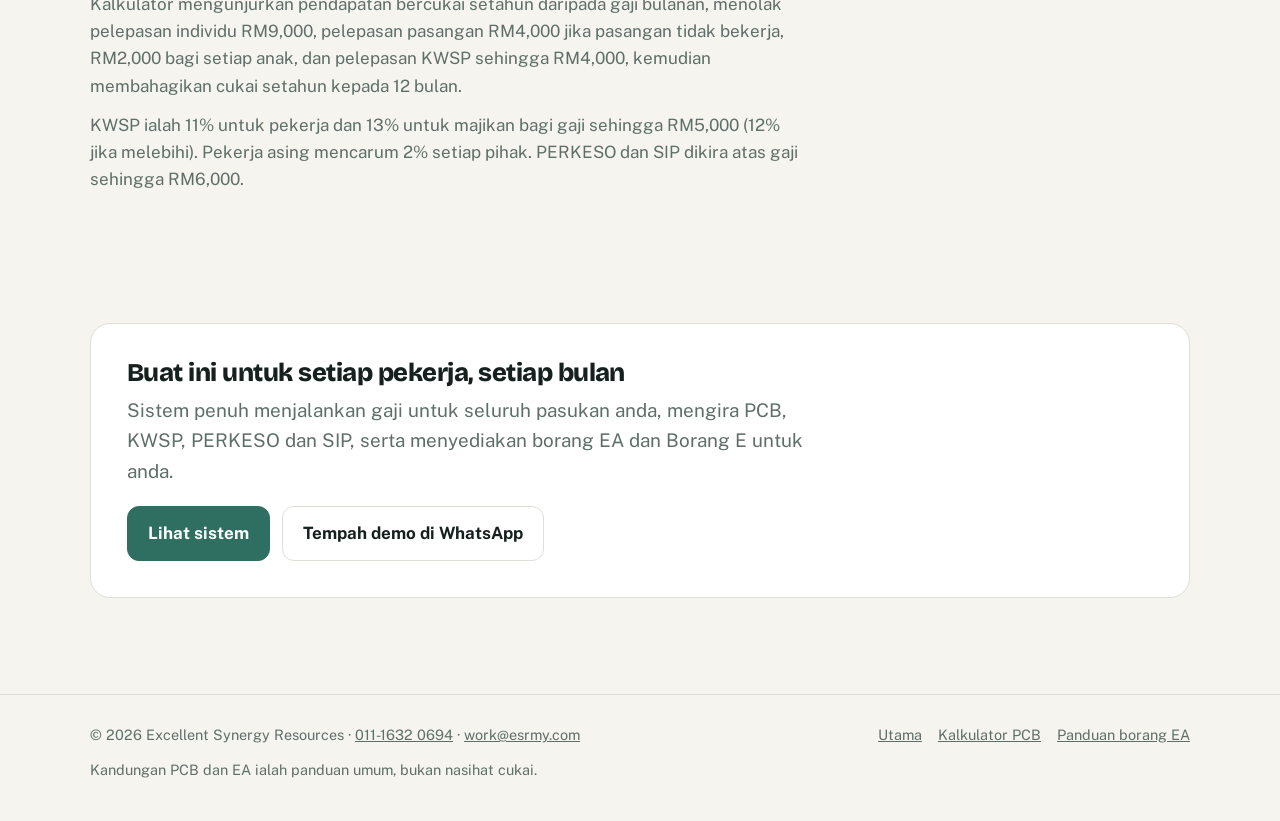
<file: kalkulator-pcb/index.html>
<!doctype html>
<html lang="ms">
<head>
<meta charset="utf-8">
<meta name="viewport" content="width=device-width, initial-scale=1, viewport-fit=cover">
<title>Kalkulator PCB 2026 Percuma: Kira PCB, KWSP, PERKESO, SIP</title>
<meta name="description" content="Kira potongan cukai bulanan (PCB), KWSP, PERKESO, SIP dan gaji bersih pekerja dalam beberapa saat. Percuma, menggunakan kaedah pengiraan berkomputer LHDN.">
<meta name="robots" content="index, follow, max-image-preview:large">
<link rel="canonical" href="https://hrmanagement.esrmy.com/kalkulator-pcb/">
<link rel="alternate" hreflang="ms-MY" href="https://hrmanagement.esrmy.com/kalkulator-pcb/"><link rel="alternate" hreflang="en" href="https://hrmanagement.esrmy.com/en/pcb-calculator/"><link rel="alternate" hreflang="x-default" href="https://hrmanagement.esrmy.com/kalkulator-pcb/">
<meta property="og:type" content="website"><meta property="og:site_name" content="Excellent Synergy Resources"><meta property="og:url" content="https://hrmanagement.esrmy.com/kalkulator-pcb/">
<meta property="og:title" content="Kalkulator PCB 2026 Percuma: Kira PCB, KWSP, PERKESO, SIP"><meta property="og:description" content="Kira potongan cukai bulanan (PCB), KWSP, PERKESO, SIP dan gaji bersih pekerja dalam beberapa saat. Percuma, menggunakan kaedah pengiraan berkomputer LHDN.">
<meta property="og:image" content="https://hrmanagement.esrmy.com/assets/img/og-ms.png"><meta property="og:image:width" content="1200"><meta property="og:image:height" content="630"><meta property="og:image:alt" content="Sistem HR, gaji dan kewangan Excellent Synergy Resources">
<meta property="og:locale" content="ms_MY"><meta property="og:locale:alternate" content="en_MY">
<meta name="twitter:card" content="summary_large_image"><meta name="twitter:title" content="Kalkulator PCB 2026 Percuma: Kira PCB, KWSP, PERKESO, SIP"><meta name="twitter:description" content="Kira potongan cukai bulanan (PCB), KWSP, PERKESO, SIP dan gaji bersih pekerja dalam beberapa saat. Percuma, menggunakan kaedah pengiraan berkomputer LHDN."><meta name="twitter:image" content="https://hrmanagement.esrmy.com/assets/img/og-ms.png">
<meta name="theme-color" content="#2F6F62">
<link rel="icon" type="image/png" sizes="32x32" href="/assets/img/icon-32.png"><link rel="icon" type="image/png" sizes="192x192" href="/assets/img/icon-192.png"><link rel="apple-touch-icon" href="/assets/img/apple-touch-icon.png">
<link rel="preconnect" href="https://fonts.googleapis.com"><link rel="preconnect" href="https://fonts.gstatic.com" crossorigin>
<link href="https://fonts.googleapis.com/css2?family=Bricolage+Grotesque:opsz,wght@12..96,600;12..96,800&family=Public+Sans:wght@400;500;600;700&display=swap" rel="stylesheet">
<link rel="stylesheet" href="/assets/css/style.css">
<script type="application/ld+json">{"@context": "https://schema.org", "@graph": [{"@type": "Organization", "@id": "https://hrmanagement.esrmy.com/#org", "name": "Excellent Synergy Resources", "url": "https://hrmanagement.esrmy.com/", "logo": "https://hrmanagement.esrmy.com/assets/img/logo.png", "email": "work@esrmy.com", "contactPoint": {"@type": "ContactPoint", "telephone": "+60-11-1632-0694", "contactType": "sales", "areaServed": ["MY", "SG"], "availableLanguage": ["ms", "en"]}}, {"@type": "BreadcrumbList", "itemListElement": [{"@type": "ListItem", "position": 1, "name": "Utama", "item": "https://hrmanagement.esrmy.com/"}, {"@type": "ListItem", "position": 2, "name": "Kalkulator PCB", "item": "https://hrmanagement.esrmy.com/kalkulator-pcb/"}]}, {"@type": "WebApplication", "name": "Kalkulator PCB untuk Malaysia", "url": "https://hrmanagement.esrmy.com/kalkulator-pcb/", "applicationCategory": "FinanceApplication", "operatingSystem": "Web", "inLanguage": "ms", "description": "Kira potongan cukai bulanan (PCB), KWSP, PERKESO, SIP dan gaji bersih pekerja dalam beberapa saat. Percuma, menggunakan kaedah pengiraan berkomputer LHDN.", "offers": {"@type": "Offer", "price": "0", "priceCurrency": "MYR"}, "publisher": {"@id": "https://hrmanagement.esrmy.com/#org"}}]}</script>
</head>
<body><header class="top"><div class="wrap">
  <a class="logo-tile" href="/"><img src="/assets/img/logo.png" width="422" height="138" alt="Excellent Synergy Resources" style="height:38px;width:auto"></a>
  <nav class="links" aria-label="Bahagian"><a href="/#features">Ciri-ciri</a><a href="/#ai">AI</a><a href="/kalkulator-pcb/">Kalkulator PCB</a><a href="/panduan-borang-ea/">Panduan borang EA</a><a href="/#pricing">Harga</a></nav>
  <div class="langsw" role="group" aria-label="Language / Bahasa"><a href="/kalkulator-pcb/" hreflang="ms" lang="ms" aria-current="true">BM</a><a href="/en/pcb-calculator/" hreflang="en" lang="en" aria-current="false">EN</a></div>
  <a class="btn primary small demo" href="https://wa.me/601116320694?text=Hai%2C%20saya%20ingin%20menempah%20demo%20sistem%20HR%2C%20gaji%20dan%20kewangan." target="_blank" rel="noopener">Tempah demo di WhatsApp</a>
</div></header>
<main><section style="padding-top:10px"><div class="wrap"><nav class="crumbs" aria-label="Breadcrumb"><a href="/">Utama</a><span>›</span>Kalkulator PCB</nav>
<p class="kicker">Alat percuma</p><h1 class="page-h1">Kalkulator PCB untuk Malaysia</h1><p class="lead" style="margin-top:14px">Anggarkan potongan cukai bulanan (PCB), KWSP, PERKESO dan SIP pekerja dalam beberapa saat.</p>
<div class="tool calc">
<form id="pcbForm" class="fields" onsubmit="return false">
<label class="field full"><span>Gaji bulanan (RM)</span><input name="salary" type="number" min="0" step="50" value="6000" inputmode="decimal"></label>
<label class="field"><span>Elaun tetap (RM/bulan)</span><input name="allow" type="number" min="0" step="10" value="0" inputmode="decimal"></label>
<label class="field"><span>Zakat melalui gaji (RM/bulan)</span><input name="zakat" type="number" min="0" step="5" value="0" inputmode="decimal"></label>
<label class="field"><span>Status perkahwinan</span><select name="marital"><option value="1">Bujang</option><option value="3">Berkahwin, pasangan bekerja</option><option value="2">Berkahwin, pasangan tidak bekerja</option></select></label>
<label class="field"><span>Anak bawah 18 tahun</span><input name="kids" type="number" min="0" max="20" step="1" value="0" inputmode="numeric"></label>
<label class="field"><span>Kewarganegaraan</span><select name="nat"><option value="my">Warganegara Malaysia</option><option value="fx">Pekerja asing</option></select></label>
<label class="field"><span>Status pemastautin cukai</span><select name="res"><option value="r">Pemastautin</option><option value="nr">Bukan pemastautin</option></select></label>
</form>
<div><div class="result" aria-live="polite"><div style="font-weight:700;color:var(--muted)">Anggaran PCB sebulan</div><div class="big" id="pcbOut">RM207.50</div><div id="pcbSub" style="color:var(--muted);font-size:.95rem">Untuk pekerja pemastautin yang dibayar amaun sama sepanjang tahun</div>
<table class="rtable"><tbody>
<tr><td>Gaji kasar</td><td id="vGross">RM6,000.00</td></tr><tr><td>KWSP (pekerja)</td><td id="vEpf">−RM660.00</td></tr><tr><td>PERKESO (pekerja)</td><td id="vSocso">−RM30.00</td></tr><tr><td>SIP (pekerja)</td><td id="vEis">−RM12.00</td></tr><tr><td>PCB</td><td id="vPcb">−RM207.50</td></tr><tr id="rowZakat" hidden><td>Zakat</td><td id="vZakat">−RM0.00</td></tr>
<tr class="tot"><td>Gaji bersih</td><td id="vNet">RM5,090.50</td></tr>
<tr><td colspan="2" style="padding-top:14px;color:var(--muted);font-size:.88rem">Majikan juga membayar: <span id="vEr1">RM720.00</span> KWSP · <span id="vEr2">RM105.00</span> PERKESO · <span id="vEr3">RM12.00</span> SIP</td></tr>
</tbody></table></div><p class="fine">Anggaran menggunakan kaedah pengiraan berkomputer LHDN dengan pelepasan individu, pasangan dan anak serta pelepasan KWSP sehingga RM4,000, untuk pekerja bawah 60 tahun yang dibayar sama setiap bulan. Bonus, manfaat berupa barangan dan pelepasan lain tidak dimasukkan. Semak dengan kalkulator PCB rasmi LHDN sebelum membayar.</p></div>
<div class="lead-box" style="grid-column:1/-1">
<h2 style="font-size:1.15rem">Mahu ini dibuat untuk seluruh pasukan setiap bulan?</h2><p>Tinggalkan butiran anda dan kami akan menghantar pecahan penuh serta menunjukkan sistem gaji yang mengira PCB untuk semua pekerja.</p>
<form class="fields lead-form" data-kind="pcb" onsubmit="return false">
<label class="field"><span>Nama</span><input name="name" autocomplete="name"></label>
<label class="field"><span>Syarikat</span><input name="company" autocomplete="organization"></label>
<label class="field"><span>Nombor WhatsApp atau e-mel</span><input name="contact" autocomplete="tel"></label>
<label class="field"><span>Bilangan pekerja</span><select name="size"><option>1–10</option><option>11–50</option><option>51–200</option><option>200+</option></select></label>
</form>
<div class="lead-actions"><button class="btn gold" data-send="wa" data-kind="pcb">Hantar melalui WhatsApp</button><button class="btn" data-send="mail" data-kind="pcb">Hantar melalui e-mel</button></div>
<div class="err" data-err="pcb" role="alert"></div></div>
</div>
<div class="prose"><h2>Cara anggaran PCB ini dikira</h2><p>PCB (Potongan Cukai Bulanan) ialah cukai bulanan yang dipotong majikan daripada gaji dan dibayar kepada LHDN sebelum 15 haribulan berikutnya.</p><p>Kalkulator mengunjurkan pendapatan bercukai setahun daripada gaji bulanan, menolak pelepasan individu RM9,000, pelepasan pasangan RM4,000 jika pasangan tidak bekerja, RM2,000 bagi setiap anak, dan pelepasan KWSP sehingga RM4,000, kemudian membahagikan cukai setahun kepada 12 bulan.</p><p>KWSP ialah 11% untuk pekerja dan 13% untuk majikan bagi gaji sehingga RM5,000 (12% jika melebihi). Pekerja asing mencarum 2% setiap pihak. PERKESO dan SIP dikira atas gaji sehingga RM6,000.</p></div></div></section>
<section style="padding-top:0"><div class="wrap"><div class="tool" style="display:flex;flex-wrap:wrap;gap:20px;align-items:center;justify-content:space-between"><div><h2 style="font-size:1.6rem">Buat ini untuk setiap pekerja, setiap bulan</h2><p class="lead" style="margin-top:8px">Sistem penuh menjalankan gaji untuk seluruh pasukan anda, mengira PCB, KWSP, PERKESO dan SIP, serta menyediakan borang EA dan Borang E untuk anda.</p></div><div class="ctas" style="display:flex;gap:12px;flex-wrap:wrap"><a class="btn primary" href="/">Lihat sistem</a><a class="btn" href="https://wa.me/601116320694?text=Hai%2C%20saya%20ingin%20menempah%20demo%20sistem%20HR%2C%20gaji%20dan%20kewangan." target="_blank" rel="noopener">Tempah demo di WhatsApp</a></div></div></div></section></main>
<footer><div class="wrap"><span>© 2026 Excellent Synergy Resources · <a href="tel:+601116320694">011-1632 0694</a> · <a href="mailto:work@esrmy.com">work@esrmy.com</a></span>
<nav aria-label="Footer"><a href="/">Utama</a><a href="/kalkulator-pcb/">Kalkulator PCB</a><a href="/panduan-borang-ea/">Panduan borang EA</a></nav>
<span>Kandungan PCB dan EA ialah panduan umum, bukan nasihat cukai.</span></div></footer>
<script src="/assets/js/main.js" defer></script>
</body>
</html>
</file>
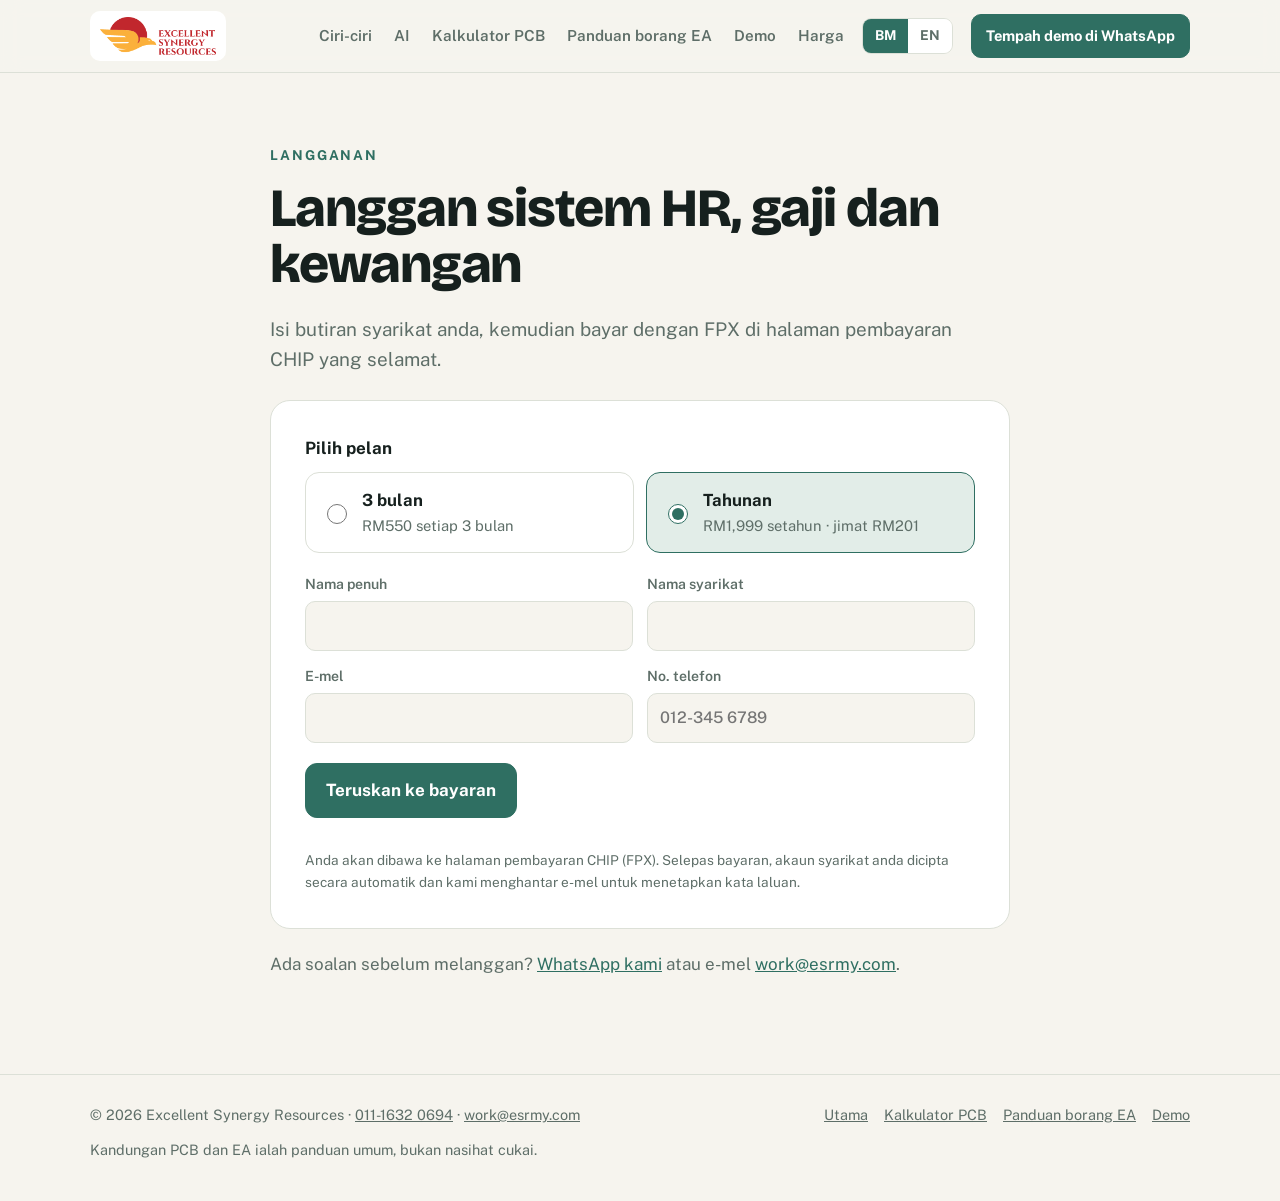
<file: langgan/index.html>
<!doctype html>
<html lang="ms">
<head>
<meta charset="utf-8">
<meta name="viewport" content="width=device-width, initial-scale=1, viewport-fit=cover">
<title>Langgan sistem HR, gaji dan kewangan | ESR</title>
<meta name="description" content="Langgan sistem HR, gaji dan kewangan Excellent Synergy Resources. RM550 setiap 3 bulan atau RM1,999 setahun, bayar dengan FPX.">
<meta name="robots" content="noindex, follow">
<link rel="canonical" href="https://hrmanagement.esrmy.com/langgan/">
<link rel="alternate" hreflang="ms-MY" href="https://hrmanagement.esrmy.com/langgan/"><link rel="alternate" hreflang="en" href="https://hrmanagement.esrmy.com/en/subscribe/"><link rel="alternate" hreflang="x-default" href="https://hrmanagement.esrmy.com/langgan/">
<meta name="theme-color" content="#2F6F62">
<link rel="icon" type="image/png" sizes="32x32" href="/assets/img/icon-32.png"><link rel="icon" type="image/png" sizes="192x192" href="/assets/img/icon-192.png"><link rel="apple-touch-icon" href="/assets/img/apple-touch-icon.png">
<link rel="preconnect" href="https://fonts.googleapis.com"><link rel="preconnect" href="https://fonts.gstatic.com" crossorigin>
<link href="https://fonts.googleapis.com/css2?family=Bricolage+Grotesque:opsz,wght@12..96,600;12..96,800&family=Public+Sans:wght@400;500;600;700&display=swap" rel="stylesheet">
<link rel="stylesheet" href="/assets/css/style.css">
</head>
<body><header class="top"><div class="wrap">
  <a class="logo-tile" href="/"><img src="/assets/img/logo.png" width="422" height="138" alt="Excellent Synergy Resources" style="height:38px;width:auto"></a>
  <nav class="links" aria-label="Bahagian"><a href="/#features">Ciri-ciri</a><a href="/#ai">AI</a><a href="/kalkulator-pcb/">Kalkulator PCB</a><a href="/panduan-borang-ea/">Panduan borang EA</a><a href="/#demo">Demo</a><a href="/#pricing">Harga</a></nav>
  <div class="langsw" role="group" aria-label="Language / Bahasa"><a href="/langgan/" hreflang="ms" lang="ms" aria-current="true">BM</a><a href="/en/subscribe/" hreflang="en" lang="en" aria-current="false">EN</a></div>
  <a class="btn primary small demo" href="https://wa.me/601116320694?text=Hai%2C%20saya%20ingin%20menempah%20demo%20sistem%20HR%2C%20gaji%20dan%20kewangan." target="_blank" rel="noopener">Tempah demo di WhatsApp</a>
</div></header>
<main>
<section class="hero"><div class="wrap" style="max-width:820px"><p class="kicker">Langganan</p><h1>Langgan sistem HR, gaji dan kewangan</h1><p class="lead" style="margin:20px 0 26px">Isi butiran syarikat anda, kemudian bayar dengan FPX di halaman pembayaran CHIP yang selamat.</p>
<form id="form" class="subscribe" method="post" action="/api/chip-checkout.php"><p class="notice" data-status="failed" role="alert" hidden>Bayaran tidak berjaya. Sila cuba lagi, atau hubungi kami di 011-1632 0694.</p><p class="notice" data-status="cancelled" role="alert" hidden>Bayaran dibatalkan. Anda boleh cuba lagi bila-bila masa.</p><p class="notice" data-status="invalid" role="alert" hidden>Sila semak nama, nama syarikat, e-mel dan nombor telefon anda.</p><p class="notice" data-status="error" role="alert" hidden>Maaf, halaman bayaran tidak dapat dibuka sekarang. Sila cuba sebentar lagi atau hubungi kami di 011-1632 0694.</p>
<fieldset class="planpick"><legend>Pilih pelan</legend><label class="opt"><input type="radio" name="plan" value="quarterly"><b>3 bulan</b><span>RM550 setiap 3 bulan</span></label><label class="opt"><input type="radio" name="plan" value="yearly" checked><b>Tahunan</b><span>RM1,999 setahun · jimat RM201</span></label></fieldset>
<div class="fields"><label class="field">Nama penuh<input name="name" autocomplete="name" maxlength="128" required></label><label class="field">Nama syarikat<input name="company" autocomplete="organization" maxlength="128" required></label><label class="field">E-mel<input type="email" name="email" autocomplete="email" maxlength="160" required></label><label class="field">No. telefon<input type="tel" name="phone" autocomplete="tel" placeholder="012-345 6789" maxlength="20" required></label></div>
<input type="hidden" name="lang" value="ms"><label class="hp" aria-hidden="true">Website<input name="website" tabindex="-1" autocomplete="off"></label>
<button class="btn primary" type="submit">Teruskan ke bayaran</button><p class="fine">Anda akan dibawa ke halaman pembayaran CHIP (FPX). Selepas bayaran, akaun syarikat anda dicipta secara automatik dan kami menghantar e-mel untuk menetapkan kata laluan.</p></form>
<p class="help">Ada soalan sebelum melanggan? <a href="https://wa.me/601116320694?text=Hai%2C%20saya%20ada%20soalan%20tentang%20langganan%20sistem%20HR%2C%20gaji%20dan%20kewangan." target="_blank" rel="noopener">WhatsApp kami</a> atau e-mel <a href="mailto:work@esrmy.com">work@esrmy.com</a>.</p></div></section>
</main>
<footer><div class="wrap"><span>© 2026 Excellent Synergy Resources · <a href="tel:+601116320694">011-1632 0694</a> · <a href="mailto:work@esrmy.com">work@esrmy.com</a></span>
<nav aria-label="Footer"><a href="/">Utama</a><a href="/kalkulator-pcb/">Kalkulator PCB</a><a href="/panduan-borang-ea/">Panduan borang EA</a><a href="/demo/hr/?lang=ms">Demo</a></nav>
<span>Kandungan PCB dan EA ialah panduan umum, bukan nasihat cukai.</span></div></footer>
<script src="/assets/js/main.js" defer></script>
</body>
</html>
</file>
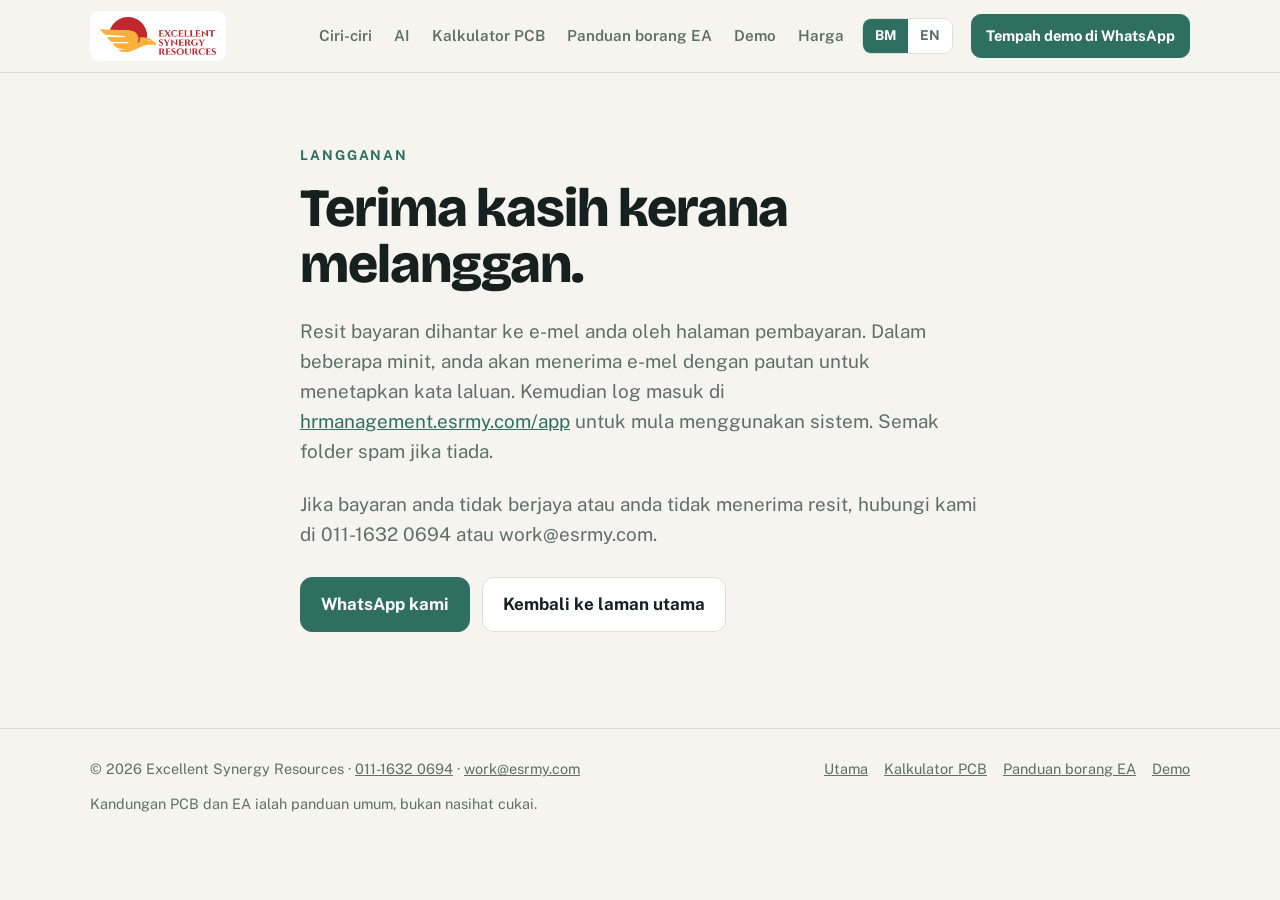
<file: langganan-berjaya/index.html>
<!doctype html>
<html lang="ms">
<head>
<meta charset="utf-8">
<meta name="viewport" content="width=device-width, initial-scale=1, viewport-fit=cover">
<title>Terima kasih kerana melanggan | ESR</title>
<meta name="description" content="Pengesahan langganan sistem HR, gaji dan kewangan Excellent Synergy Resources.">
<meta name="robots" content="noindex, follow">
<link rel="canonical" href="https://hrmanagement.esrmy.com/langganan-berjaya/">
<link rel="alternate" hreflang="ms-MY" href="https://hrmanagement.esrmy.com/langganan-berjaya/"><link rel="alternate" hreflang="en" href="https://hrmanagement.esrmy.com/en/subscription-confirmed/"><link rel="alternate" hreflang="x-default" href="https://hrmanagement.esrmy.com/langganan-berjaya/">
<meta name="theme-color" content="#2F6F62">
<link rel="icon" type="image/png" sizes="32x32" href="/assets/img/icon-32.png"><link rel="icon" type="image/png" sizes="192x192" href="/assets/img/icon-192.png"><link rel="apple-touch-icon" href="/assets/img/apple-touch-icon.png">
<link rel="preconnect" href="https://fonts.googleapis.com"><link rel="preconnect" href="https://fonts.gstatic.com" crossorigin>
<link href="https://fonts.googleapis.com/css2?family=Bricolage+Grotesque:opsz,wght@12..96,600;12..96,800&family=Public+Sans:wght@400;500;600;700&display=swap" rel="stylesheet">
<link rel="stylesheet" href="/assets/css/style.css">
</head>
<body><header class="top"><div class="wrap">
  <a class="logo-tile" href="/"><img src="/assets/img/logo.png" width="422" height="138" alt="Excellent Synergy Resources" style="height:38px;width:auto"></a>
  <nav class="links" aria-label="Bahagian"><a href="/#features">Ciri-ciri</a><a href="/#ai">AI</a><a href="/kalkulator-pcb/">Kalkulator PCB</a><a href="/panduan-borang-ea/">Panduan borang EA</a><a href="/#demo">Demo</a><a href="/#pricing">Harga</a></nav>
  <div class="langsw" role="group" aria-label="Language / Bahasa"><a href="/langganan-berjaya/" hreflang="ms" lang="ms" aria-current="true">BM</a><a href="/en/subscription-confirmed/" hreflang="en" lang="en" aria-current="false">EN</a></div>
  <a class="btn primary small demo" href="https://wa.me/601116320694?text=Hai%2C%20saya%20ingin%20menempah%20demo%20sistem%20HR%2C%20gaji%20dan%20kewangan." target="_blank" rel="noopener">Tempah demo di WhatsApp</a>
</div></header>
<main>
<section class="hero"><div class="wrap" style="max-width:760px"><p class="kicker">Langganan</p><h1>Terima kasih kerana melanggan.</h1><p class="lead" style="margin:22px 0">Resit bayaran dihantar ke e-mel anda oleh halaman pembayaran. Dalam beberapa minit, anda akan menerima e-mel dengan pautan untuk menetapkan kata laluan. Kemudian log masuk di <a href="/app/">hrmanagement.esrmy.com/app</a> untuk mula menggunakan sistem. Semak folder spam jika tiada.</p><p class="lead" style="margin-bottom:28px">Jika bayaran anda tidak berjaya atau anda tidak menerima resit, hubungi kami di 011-1632 0694 atau work@esrmy.com.</p><div class="ctas"><a class="btn primary" href="https://wa.me/601116320694?text=Hai%2C%20saya%20baru%20melanggan%20sistem%20HR%2C%20gaji%20dan%20kewangan." target="_blank" rel="noopener">WhatsApp kami</a><a class="btn" href="/">Kembali ke laman utama</a></div></div></section>
</main>
<footer><div class="wrap"><span>© 2026 Excellent Synergy Resources · <a href="tel:+601116320694">011-1632 0694</a> · <a href="mailto:work@esrmy.com">work@esrmy.com</a></span>
<nav aria-label="Footer"><a href="/">Utama</a><a href="/kalkulator-pcb/">Kalkulator PCB</a><a href="/panduan-borang-ea/">Panduan borang EA</a><a href="/demo/hr/?lang=ms">Demo</a></nav>
<span>Kandungan PCB dan EA ialah panduan umum, bukan nasihat cukai.</span></div></footer>
<script src="/assets/js/main.js" defer></script>
</body>
</html>
</file>
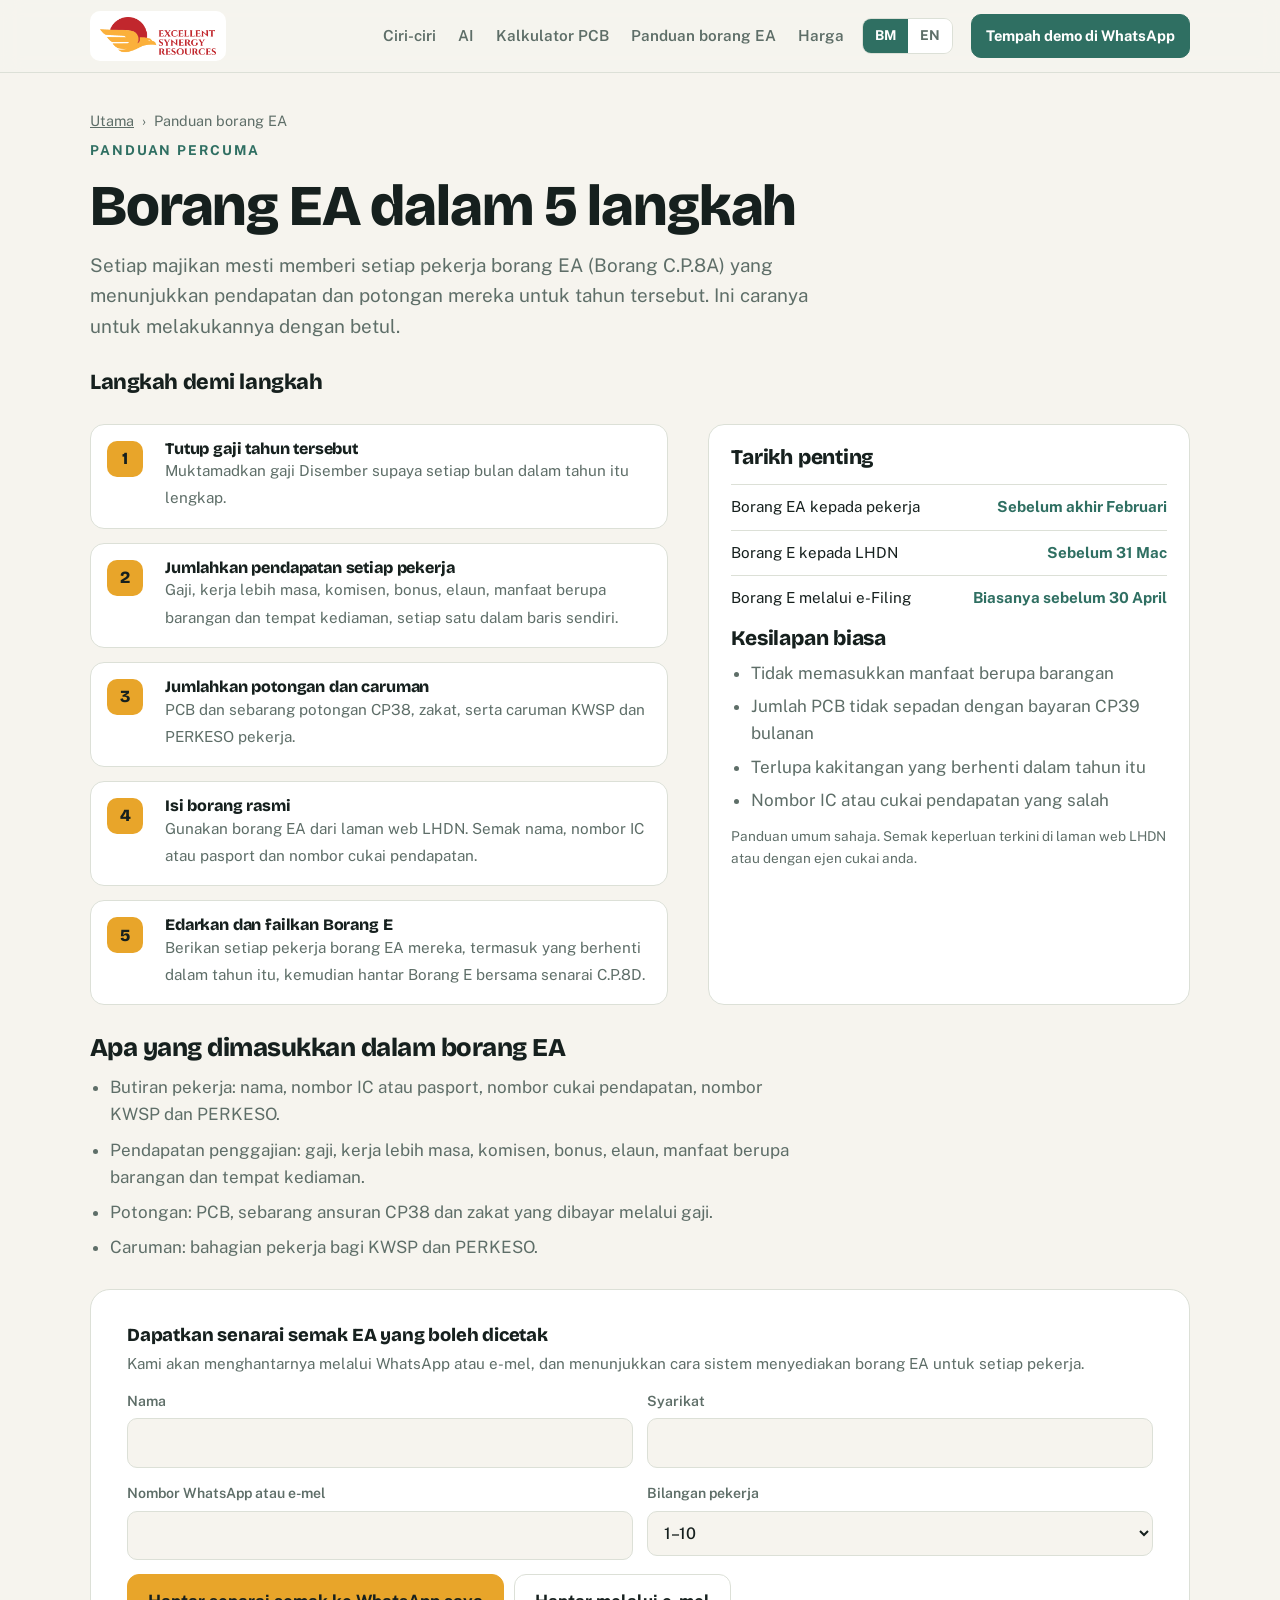
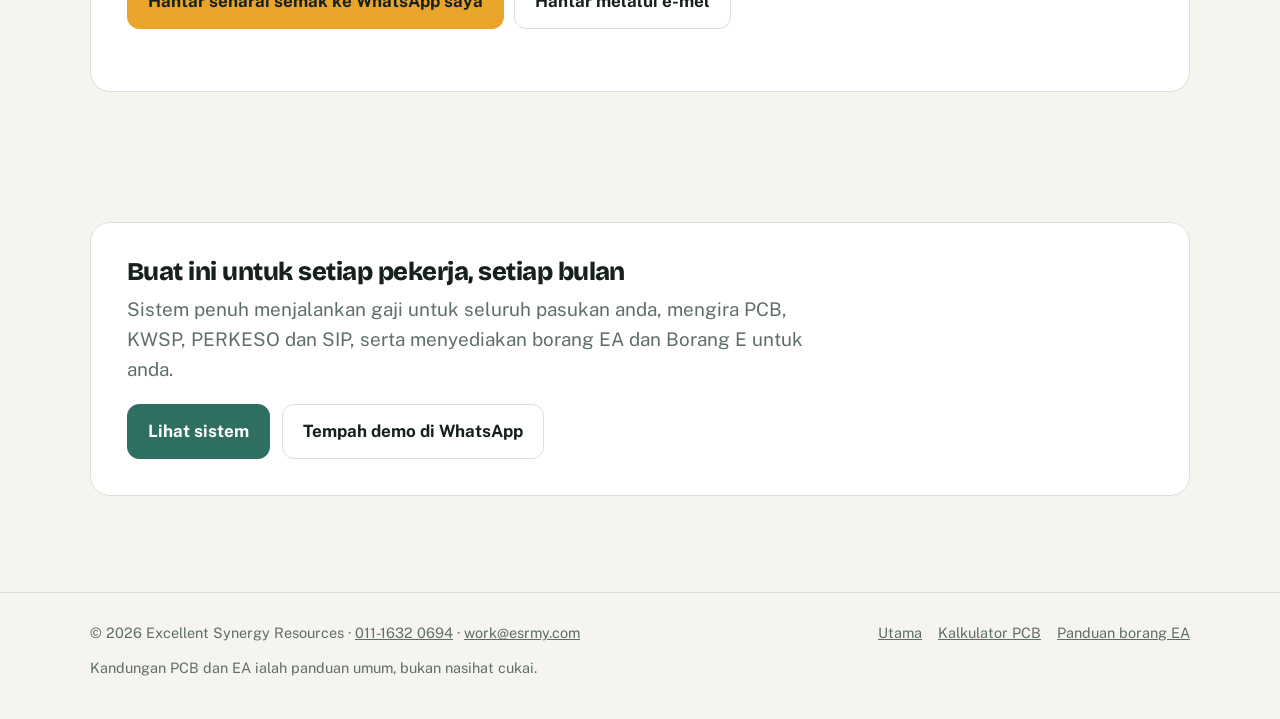
<file: panduan-borang-ea/index.html>
<!doctype html>
<html lang="ms">
<head>
<meta charset="utf-8">
<meta name="viewport" content="width=device-width, initial-scale=1, viewport-fit=cover">
<title>Panduan Borang EA untuk Majikan: 5 Langkah dan Tarikh Akhir</title>
<meta name="description" content="Cara menyediakan borang EA (Borang C.P.8A) untuk pekerja: apa yang perlu dimasukkan, tarikh akhir Februari, Borang E dan kesilapan yang perlu dielakkan.">
<meta name="robots" content="index, follow, max-image-preview:large">
<link rel="canonical" href="https://hrmanagement.esrmy.com/panduan-borang-ea/">
<link rel="alternate" hreflang="ms-MY" href="https://hrmanagement.esrmy.com/panduan-borang-ea/"><link rel="alternate" hreflang="en" href="https://hrmanagement.esrmy.com/en/ea-form-guide/"><link rel="alternate" hreflang="x-default" href="https://hrmanagement.esrmy.com/panduan-borang-ea/">
<meta property="og:type" content="website"><meta property="og:site_name" content="Excellent Synergy Resources"><meta property="og:url" content="https://hrmanagement.esrmy.com/panduan-borang-ea/">
<meta property="og:title" content="Panduan Borang EA untuk Majikan: 5 Langkah dan Tarikh Akhir"><meta property="og:description" content="Cara menyediakan borang EA (Borang C.P.8A) untuk pekerja: apa yang perlu dimasukkan, tarikh akhir Februari, Borang E dan kesilapan yang perlu dielakkan.">
<meta property="og:image" content="https://hrmanagement.esrmy.com/assets/img/og-ms.png"><meta property="og:image:width" content="1200"><meta property="og:image:height" content="630"><meta property="og:image:alt" content="Sistem HR, gaji dan kewangan Excellent Synergy Resources">
<meta property="og:locale" content="ms_MY"><meta property="og:locale:alternate" content="en_MY">
<meta name="twitter:card" content="summary_large_image"><meta name="twitter:title" content="Panduan Borang EA untuk Majikan: 5 Langkah dan Tarikh Akhir"><meta name="twitter:description" content="Cara menyediakan borang EA (Borang C.P.8A) untuk pekerja: apa yang perlu dimasukkan, tarikh akhir Februari, Borang E dan kesilapan yang perlu dielakkan."><meta name="twitter:image" content="https://hrmanagement.esrmy.com/assets/img/og-ms.png">
<meta name="theme-color" content="#2F6F62">
<link rel="icon" type="image/png" sizes="32x32" href="/assets/img/icon-32.png"><link rel="icon" type="image/png" sizes="192x192" href="/assets/img/icon-192.png"><link rel="apple-touch-icon" href="/assets/img/apple-touch-icon.png">
<link rel="preconnect" href="https://fonts.googleapis.com"><link rel="preconnect" href="https://fonts.gstatic.com" crossorigin>
<link href="https://fonts.googleapis.com/css2?family=Bricolage+Grotesque:opsz,wght@12..96,600;12..96,800&family=Public+Sans:wght@400;500;600;700&display=swap" rel="stylesheet">
<link rel="stylesheet" href="/assets/css/style.css">
<script type="application/ld+json">{"@context": "https://schema.org", "@graph": [{"@type": "Organization", "@id": "https://hrmanagement.esrmy.com/#org", "name": "Excellent Synergy Resources", "url": "https://hrmanagement.esrmy.com/", "logo": "https://hrmanagement.esrmy.com/assets/img/logo.png", "email": "work@esrmy.com", "contactPoint": {"@type": "ContactPoint", "telephone": "+60-11-1632-0694", "contactType": "sales", "areaServed": ["MY", "SG"], "availableLanguage": ["ms", "en"]}}, {"@type": "BreadcrumbList", "itemListElement": [{"@type": "ListItem", "position": 1, "name": "Utama", "item": "https://hrmanagement.esrmy.com/"}, {"@type": "ListItem", "position": 2, "name": "Panduan borang EA", "item": "https://hrmanagement.esrmy.com/panduan-borang-ea/"}]}, {"@type": "Article", "headline": "Borang EA dalam 5 langkah", "description": "Cara menyediakan borang EA (Borang C.P.8A) untuk pekerja: apa yang perlu dimasukkan, tarikh akhir Februari, Borang E dan kesilapan yang perlu dielakkan.", "inLanguage": "ms", "datePublished": "2026-10-13", "dateModified": "2026-10-13", "author": {"@id": "https://hrmanagement.esrmy.com/#org"}, "publisher": {"@id": "https://hrmanagement.esrmy.com/#org"}, "mainEntityOfPage": "https://hrmanagement.esrmy.com/panduan-borang-ea/", "image": "https://hrmanagement.esrmy.com/assets/img/og-ms.png"}]}</script>
</head>
<body><header class="top"><div class="wrap">
  <a class="logo-tile" href="/"><img src="/assets/img/logo.png" width="422" height="138" alt="Excellent Synergy Resources" style="height:38px;width:auto"></a>
  <nav class="links" aria-label="Bahagian"><a href="/#features">Ciri-ciri</a><a href="/#ai">AI</a><a href="/kalkulator-pcb/">Kalkulator PCB</a><a href="/panduan-borang-ea/">Panduan borang EA</a><a href="/#pricing">Harga</a></nav>
  <div class="langsw" role="group" aria-label="Language / Bahasa"><a href="/panduan-borang-ea/" hreflang="ms" lang="ms" aria-current="true">BM</a><a href="/en/ea-form-guide/" hreflang="en" lang="en" aria-current="false">EN</a></div>
  <a class="btn primary small demo" href="https://wa.me/601116320694?text=Hai%2C%20saya%20ingin%20menempah%20demo%20sistem%20HR%2C%20gaji%20dan%20kewangan." target="_blank" rel="noopener">Tempah demo di WhatsApp</a>
</div></header>
<main><section style="padding-top:10px"><div class="wrap"><nav class="crumbs" aria-label="Breadcrumb"><a href="/">Utama</a><span>›</span>Panduan borang EA</nav>
<p class="kicker">Panduan percuma</p><h1 class="page-h1">Borang EA dalam 5 langkah</h1><p class="lead" style="margin-top:14px">Setiap majikan mesti memberi setiap pekerja borang EA (Borang C.P.8A) yang menunjukkan pendapatan dan potongan mereka untuk tahun tersebut. Ini caranya untuk melakukannya dengan betul.</p>
<h2 style="font-size:1.35rem;margin:30px 0 0">Langkah demi langkah</h2>
<div class="guide"><ol class="steps"><li><div><h3 style="font-size:1rem">Tutup gaji tahun tersebut</h3><span>Muktamadkan gaji Disember supaya setiap bulan dalam tahun itu lengkap.</span></div></li><li><div><h3 style="font-size:1rem">Jumlahkan pendapatan setiap pekerja</h3><span>Gaji, kerja lebih masa, komisen, bonus, elaun, manfaat berupa barangan dan tempat kediaman, setiap satu dalam baris sendiri.</span></div></li><li><div><h3 style="font-size:1rem">Jumlahkan potongan dan caruman</h3><span>PCB dan sebarang potongan CP38, zakat, serta caruman KWSP dan PERKESO pekerja.</span></div></li><li><div><h3 style="font-size:1rem">Isi borang rasmi</h3><span>Gunakan borang EA dari laman web LHDN. Semak nama, nombor IC atau pasport dan nombor cukai pendapatan.</span></div></li><li><div><h3 style="font-size:1rem">Edarkan dan failkan Borang E</h3><span>Berikan setiap pekerja borang EA mereka, termasuk yang berhenti dalam tahun itu, kemudian hantar Borang E bersama senarai C.P.8D.</span></div></li></ol>
<div class="side"><h3>Tarikh penting</h3><div class="dates"><div><span>Borang EA kepada pekerja</span><b>Sebelum akhir Februari</b></div><div><span>Borang E kepada LHDN</span><b>Sebelum 31 Mac</b></div><div><span>Borang E melalui e-Filing</span><b>Biasanya sebelum 30 April</b></div></div>
<h3 style="margin-top:18px">Kesilapan biasa</h3><ul><li>Tidak memasukkan manfaat berupa barangan</li><li>Jumlah PCB tidak sepadan dengan bayaran CP39 bulanan</li><li>Terlupa kakitangan yang berhenti dalam tahun itu</li><li>Nombor IC atau cukai pendapatan yang salah</li></ul><p class="fine">Panduan umum sahaja. Semak keperluan terkini di laman web LHDN atau dengan ejen cukai anda.</p></div></div>
<div class="prose"><h2>Apa yang dimasukkan dalam borang EA</h2><ul><li>Butiran pekerja: nama, nombor IC atau pasport, nombor cukai pendapatan, nombor KWSP dan PERKESO.</li><li>Pendapatan penggajian: gaji, kerja lebih masa, komisen, bonus, elaun, manfaat berupa barangan dan tempat kediaman.</li><li>Potongan: PCB, sebarang ansuran CP38 dan zakat yang dibayar melalui gaji.</li><li>Caruman: bahagian pekerja bagi KWSP dan PERKESO.</li></ul></div>
<div class="tool" style="margin-top:28px"><div class="lead-box" style="margin:0;border:0;padding:0">
<h3>Dapatkan senarai semak EA yang boleh dicetak</h3><p>Kami akan menghantarnya melalui WhatsApp atau e-mel, dan menunjukkan cara sistem menyediakan borang EA untuk setiap pekerja.</p>
<form class="fields lead-form" data-kind="ea" onsubmit="return false">
<label class="field"><span>Nama</span><input name="name" autocomplete="name"></label>
<label class="field"><span>Syarikat</span><input name="company" autocomplete="organization"></label>
<label class="field"><span>Nombor WhatsApp atau e-mel</span><input name="contact" autocomplete="tel"></label>
<label class="field"><span>Bilangan pekerja</span><select name="size"><option>1–10</option><option>11–50</option><option>51–200</option><option>200+</option></select></label>
</form>
<div class="lead-actions"><button class="btn gold" data-send="wa" data-kind="ea">Hantar senarai semak ke WhatsApp saya</button><button class="btn" data-send="mail" data-kind="ea">Hantar melalui e-mel</button></div>
<div class="err" data-err="ea" role="alert"></div></div></div></div></section>
<section style="padding-top:0"><div class="wrap"><div class="tool" style="display:flex;flex-wrap:wrap;gap:20px;align-items:center;justify-content:space-between"><div><h2 style="font-size:1.6rem">Buat ini untuk setiap pekerja, setiap bulan</h2><p class="lead" style="margin-top:8px">Sistem penuh menjalankan gaji untuk seluruh pasukan anda, mengira PCB, KWSP, PERKESO dan SIP, serta menyediakan borang EA dan Borang E untuk anda.</p></div><div class="ctas" style="display:flex;gap:12px;flex-wrap:wrap"><a class="btn primary" href="/">Lihat sistem</a><a class="btn" href="https://wa.me/601116320694?text=Hai%2C%20saya%20ingin%20menempah%20demo%20sistem%20HR%2C%20gaji%20dan%20kewangan." target="_blank" rel="noopener">Tempah demo di WhatsApp</a></div></div></div></section></main>
<footer><div class="wrap"><span>© 2026 Excellent Synergy Resources · <a href="tel:+601116320694">011-1632 0694</a> · <a href="mailto:work@esrmy.com">work@esrmy.com</a></span>
<nav aria-label="Footer"><a href="/">Utama</a><a href="/kalkulator-pcb/">Kalkulator PCB</a><a href="/panduan-borang-ea/">Panduan borang EA</a></nav>
<span>Kandungan PCB dan EA ialah panduan umum, bukan nasihat cukai.</span></div></footer>
<script src="/assets/js/main.js" defer></script>
</body>
</html>
</file>
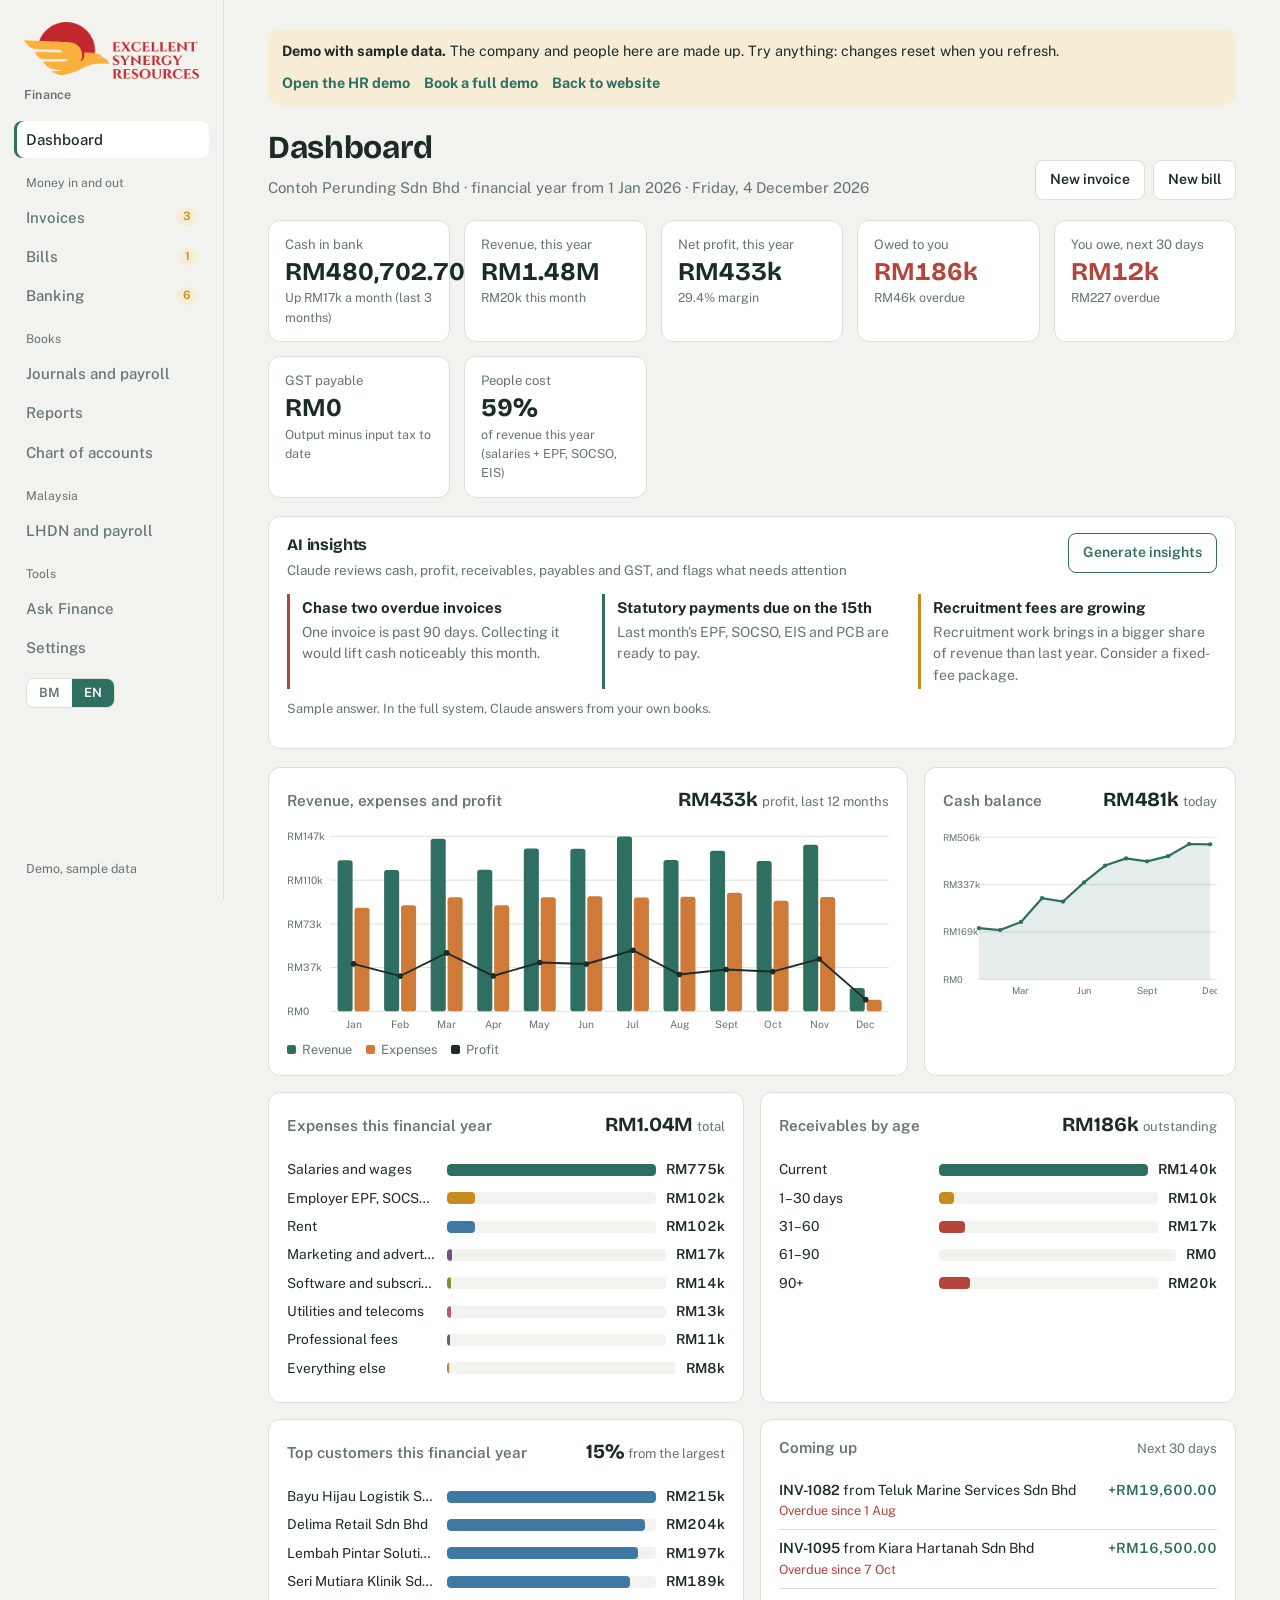
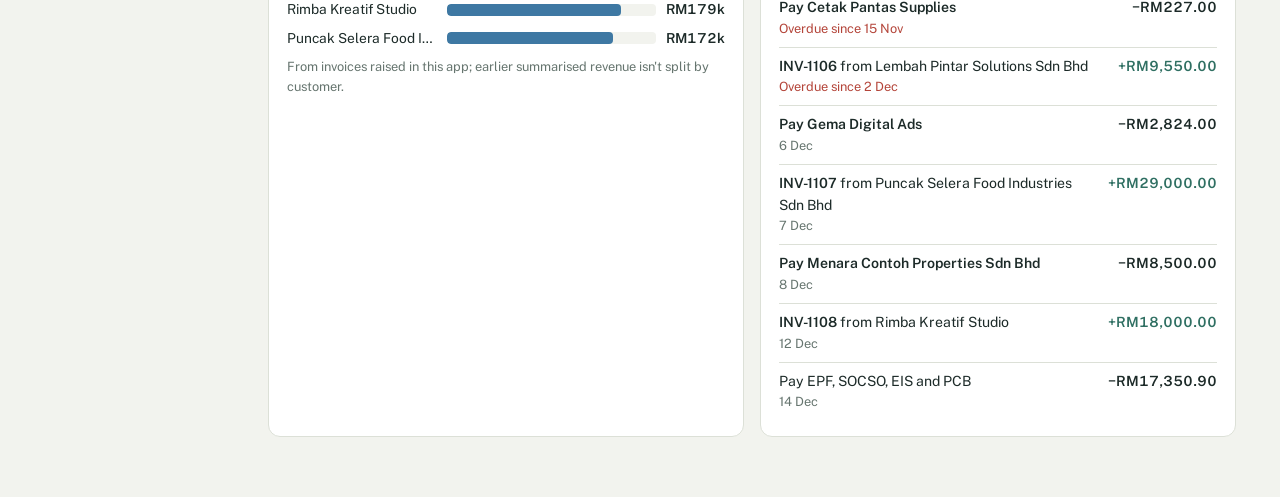
<file: demo/finance/index.html>
<!doctype html>
<html lang="en">
<head>
<meta charset="utf-8">
<meta name="viewport" content="width=device-width, initial-scale=1, viewport-fit=cover">
<title>Finance demo | Excellent Synergy Resources</title>
<meta name="description" content="Try the finance system with sample data: invoices, bills, bank reconciliation, reports, payroll and LHDN forms.">
<meta name="robots" content="noindex">
<link rel="icon" type="image/png" sizes="32x32" href="/assets/img/icon-32.png">
<script src="../demo.js"></script>
<script src="seed.js"></script>
<link rel="preconnect" href="https://fonts.googleapis.com">
<link rel="preconnect" href="https://fonts.gstatic.com" crossorigin>
<link href="https://fonts.googleapis.com/css2?family=Bricolage+Grotesque:opsz,wght@12..96,500;12..96,700&family=Public+Sans:wght@400;500;600&display=swap" rel="stylesheet">
<style>
:root{
  --bg:#F2F3EE;--surface:#FFFFFF;--ink:#1C2A28;--muted:#66756F;--line:#DCE0D7;
  --pine:#2F6F62;--pine-soft:#E2EDE8;--marigold:#C98A1E;--mari-soft:#F7ECD6;--danger:#B4453A;--danger-soft:#F6E2DE;--blue-soft:#E2ECF4;
  --c1:#2F6F62;--c2:#C98A1E;--c3:#3E78A3;--c4:#7A4E7E;--c5:#7D8F2F;--c6:#B8566F;--c7:#5C6B66;--c8:#D07A3A;
  --display:"Bricolage Grotesque","Avenir Next","Segoe UI",system-ui,sans-serif;--body:"Public Sans","Helvetica Neue","Segoe UI",system-ui,sans-serif;
  box-sizing:border-box;padding-top:env(safe-area-inset-top,0px);padding-bottom:env(safe-area-inset-bottom,0px);
}
@media (prefers-color-scheme: dark){:root:not([data-theme="light"]){--bg:#111816;--surface:#19221F;--ink:#E4EBE7;--muted:#93A39D;--line:#2B3633;--pine:#62B4A0;--pine-soft:#1F322D;--marigold:#E6B04E;--mari-soft:#3A2F1A;--danger:#E58474;--danger-soft:#3B2420;--blue-soft:#1D2A35;--c1:#62B4A0;--c2:#E6B04E;--c3:#6FA6D0;--c4:#B48AB8;--c5:#AABD5A;--c6:#E08AA0;--c7:#93A39D;--c8:#E89A5E}}
:root[data-theme="dark"]{--bg:#111816;--surface:#19221F;--ink:#E4EBE7;--muted:#93A39D;--line:#2B3633;--pine:#62B4A0;--pine-soft:#1F322D;--marigold:#E6B04E;--mari-soft:#3A2F1A;--danger:#E58474;--danger-soft:#3B2420;--blue-soft:#1D2A35;--c1:#62B4A0;--c2:#E6B04E;--c3:#6FA6D0;--c4:#B48AB8;--c5:#AABD5A;--c6:#E08AA0;--c7:#93A39D;--c8:#E89A5E}
*,*::before,*::after{box-sizing:inherit}
html{scroll-padding-top:env(safe-area-inset-top,0px)}
body{margin:0;background:var(--bg);color:var(--ink);font:15px/1.55 var(--body);-webkit-font-smoothing:antialiased}
button,input,select,textarea{font:inherit;color:inherit}
input,select,textarea{background:var(--surface);border:1px solid var(--line);border-radius:8px;padding:8px 11px;min-width:0}
:focus-visible{outline:2px solid var(--pine);outline-offset:2px}
h1,h2,h3{font-family:var(--display);font-weight:700;margin:0;letter-spacing:-.01em}
h1{font-size:2rem}h2{font-size:1.15rem}h3{font-size:1rem}
.app{display:grid;grid-template-columns:224px 1fr;min-height:100vh}
nav.rail{position:sticky;top:env(safe-area-inset-top,0px);height:100vh;overflow-y:auto;padding:22px 14px;border-right:1px solid var(--line);display:flex;flex-direction:column;gap:2px}
.brand{padding:0 10px 4px}.brand img{display:block}.brand .logo-full{width:100%;max-width:184px;height:auto}.brand .logo-icon{display:none;height:30px;width:auto}
.appname{font-size:.78rem;color:var(--muted);padding:0 10px 14px;font-weight:600;letter-spacing:.02em}
.navgrp{font-size:.76rem;color:var(--muted);padding:14px 12px 4px}
.navbtn{display:flex;align-items:center;justify-content:space-between;background:none;border:0;text-align:left;padding:7px 12px;border-radius:8px;cursor:pointer;color:var(--muted);font-weight:500}
.navbtn:hover{color:var(--ink);background:var(--pine-soft)}
.navbtn[aria-current="page"]{color:var(--ink);background:var(--surface);box-shadow:inset 3px 0 0 var(--pine)}
.pill{font-size:.72rem;background:var(--mari-soft);color:var(--marigold);padding:0 7px;border-radius:99px;font-weight:600}.pill:empty{display:none}
.rail .foot{margin-top:auto;font-size:.78rem;color:var(--muted);padding:16px 12px 0}
main{padding:30px clamp(16px,4vw,44px) 60px;max-width:1260px;width:100%;min-width:0}
.view[hidden]{display:none}
.head{display:flex;flex-wrap:wrap;align-items:flex-end;justify-content:space-between;gap:14px;margin-bottom:20px}
.head p{margin:4px 0 0;color:var(--muted)}
.row{display:flex;flex-wrap:wrap;gap:8px;align-items:center}
.btn{border:1px solid var(--line);background:var(--surface);padding:8px 14px;border-radius:8px;cursor:pointer;font-weight:600;font-size:.88rem;display:inline-flex;align-items:center;gap:6px;white-space:nowrap;text-decoration:none}
.btn:hover{border-color:var(--pine)}
.btn.primary{background:var(--pine);border-color:var(--pine);color:var(--surface)}
.btn.ai{border-color:var(--pine);color:var(--pine)}
.btn.danger{color:var(--danger)}
.btn.small{padding:4px 10px;font-size:.8rem}
.btn:disabled{opacity:.5;cursor:default}
.muted,.reasons{color:var(--muted)}.reasons{font-size:.8rem}
.empty{color:var(--muted);font-size:.9rem;padding:12px 0}
.notice{background:var(--mari-soft);border-radius:8px;padding:10px 14px;margin-bottom:18px;font-size:.9rem}
.spin{display:inline-block;width:12px;height:12px;border:2px solid currentColor;border-right-color:transparent;border-radius:50%;animation:sp .8s linear infinite;vertical-align:-1px}
@keyframes sp{to{transform:rotate(360deg)}}
.kcards{display:grid;grid-template-columns:repeat(auto-fit,minmax(170px,1fr));gap:14px;margin-bottom:18px}
.kcard{background:var(--surface);border:1px solid var(--line);border-radius:12px;padding:14px 16px}
.kcard .l{font-size:.82rem;color:var(--muted)}
.kcard .v{font-family:var(--display);font-size:1.6rem;font-weight:700;line-height:1.15;margin-top:2px;font-variant-numeric:tabular-nums}
.kcard .d{font-size:.78rem;margin-top:2px;color:var(--muted)}
.kcard.alert .v{color:var(--danger)}
.up{color:var(--pine)}.down{color:var(--danger)}
.grid{display:grid;grid-template-columns:repeat(12,minmax(0,1fr));gap:16px}
.card{background:var(--surface);border:1px solid var(--line);border-radius:12px;padding:16px 18px;min-width:0;display:flex;flex-direction:column}
.ch{display:flex;justify-content:space-between;align-items:baseline;gap:12px;margin-bottom:12px;flex-wrap:wrap}
.ch h2{font-size:.95rem;font-weight:600;font-family:var(--body);letter-spacing:0;color:var(--muted)}
.stat{font-size:.82rem;color:var(--muted);text-align:right}
.stat b{font-family:var(--display);font-size:1.25rem;color:var(--ink);margin-right:4px}
.s4{grid-column:span 4}.s5{grid-column:span 5}.s6{grid-column:span 6}.s7{grid-column:span 7}.s8{grid-column:span 8}.s12{grid-column:span 12}
.aistrip{background:var(--surface);border:1px solid var(--line);border-radius:12px;padding:16px 18px;margin-bottom:18px}
.aistrip h2{font-size:1rem}
.phead{display:flex;justify-content:space-between;align-items:flex-start;gap:12px}
.cap{font-size:.84rem;color:var(--muted);margin:2px 0 0}
#briefing:not(:empty){margin-top:14px}
.brief{display:grid;grid-template-columns:repeat(auto-fit,minmax(220px,1fr));gap:16px}
.insight{border-left:3px solid var(--pine);padding:2px 0 2px 12px}
.insight.risk{border-color:var(--danger)}.insight.opportunity{border-color:var(--marigold)}
.insight b{display:block}.insight p{margin:2px 0 0;font-size:.88rem;color:var(--muted)}
.hbar{display:grid;grid-template-columns:minmax(90px,150px) 1fr auto;align-items:center;gap:10px;margin:7px 0;font-size:.86rem}
.hbar span:first-child{overflow:hidden;text-overflow:ellipsis;white-space:nowrap}
.track{height:12px;background:var(--bg);border-radius:4px;overflow:hidden}
.fill{height:100%;border-radius:4px;background:var(--pine)}
.num,.n{text-align:right;font-variant-numeric:tabular-nums}
.num{font-weight:600}
.chartsvg{width:100%;height:auto;display:block;margin-top:auto}
.chartsvg text{fill:var(--muted);font-size:11px;font-family:var(--body)}
.keyrow{display:flex;gap:14px;font-size:.8rem;color:var(--muted);margin-top:6px;flex-wrap:wrap}
.keyrow span::before{content:"";display:inline-block;width:9px;height:9px;border-radius:2px;background:var(--k);margin-right:6px}
.filters{display:flex;flex-wrap:wrap;gap:10px;margin-bottom:14px;align-items:center}
.filters input[type=search]{flex:1 1 220px}
.tablewrap{overflow-x:auto;background:var(--surface);border:1px solid var(--line);border-radius:12px}
table.tbl{width:100%;border-collapse:collapse;font-size:.9rem;min-width:700px}
.tbl th{text-align:left;font-weight:600;font-size:.8rem;color:var(--muted);padding:11px 14px;border-bottom:1px solid var(--line);white-space:nowrap}
.tbl td{padding:9px 14px;border-bottom:1px solid var(--line);vertical-align:top}
.tbl tr:last-child td{border-bottom:0}
.tbl th.n,.tbl td.n{text-align:right;font-variant-numeric:tabular-nums;white-space:nowrap}
.tbl tbody tr[data-act]{cursor:pointer}
.tbl tbody tr[data-act]:hover{background:var(--pine-soft)}
.tbl tfoot td{font-weight:700;border-top:2px solid var(--line)}
.tbl tr.sec td{font-weight:700;background:var(--bg)}
.tbl tr.tot td{font-weight:700;border-top:1px solid var(--line)}
.tbl tr.grand td{font-weight:700;font-size:1rem;border-top:2px solid var(--ink)}
.tag{font-size:.76rem;padding:2px 8px;border-radius:99px;background:var(--bg);white-space:nowrap;display:inline-block}
.t-good{background:var(--pine-soft);color:var(--pine)}.t-warn{background:var(--mari-soft);color:var(--marigold)}.t-bad{background:var(--danger-soft);color:var(--danger)}.t-info{background:var(--blue-soft);color:var(--c3)}
.tabs{display:flex;gap:4px;border-bottom:1px solid var(--line);margin-bottom:18px;overflow-x:auto}
.tabs button{background:none;border:0;padding:8px 14px;cursor:pointer;color:var(--muted);font-weight:600;border-bottom:2px solid transparent;margin-bottom:-1px;white-space:nowrap}
.tabs button[aria-selected=true]{color:var(--ink);border-color:var(--pine)}
.scrim{position:fixed;inset:0;background:rgba(10,20,18,.35);z-index:20}
.drawer{position:fixed;top:0;right:0;bottom:0;width:min(620px,100%);background:var(--surface);z-index:21;overflow-y:auto;padding:calc(22px + env(safe-area-inset-top,0px)) 24px calc(24px + env(safe-area-inset-bottom,0px));border-left:1px solid var(--line)}
.dtop{display:flex;justify-content:space-between;align-items:flex-start;gap:10px;margin-bottom:10px}
.drawer h2{font-size:1.4rem}.drawer h3{margin:20px 0 8px}
.facts{display:grid;grid-template-columns:auto 1fr;gap:6px 18px;margin:14px 0;font-size:.9rem}
.facts dt{color:var(--muted)}.facts dd{margin:0}
.actions{display:flex;flex-wrap:wrap;gap:8px}
.modal{position:fixed;left:50%;top:50%;transform:translate(-50%,-50%);width:min(860px,calc(100% - 24px));max-height:calc(100% - 40px);overflow-y:auto;background:var(--surface);border-radius:14px;z-index:21;padding:22px 24px;border:1px solid var(--line)}
.modal.narrow{width:min(560px,calc(100% - 24px))}
.form{display:grid;grid-template-columns:repeat(auto-fit,minmax(180px,1fr));gap:12px;margin:14px 0}
.field{display:flex;flex-direction:column;gap:4px;font-size:.83rem;color:var(--muted)}
.field.full{grid-column:1/-1}
.field input,.field select,.field textarea{color:var(--ink);font-size:.93rem}
.close{background:none;border:0;font-size:1.5rem;cursor:pointer;line-height:1;color:var(--muted);padding:0 4px}
.lines{width:100%;border-collapse:collapse;font-size:.88rem;min-width:640px}
.lines th{text-align:left;font-size:.78rem;color:var(--muted);font-weight:600;padding:6px 4px}
.lines td{padding:4px}
.lines input,.lines select{width:100%;padding:6px 8px}
.lines .n input{text-align:right}
.lines .x{width:30px}
.totals{display:grid;grid-template-columns:auto auto;gap:4px 24px;justify-content:end;margin:12px 0;font-size:.92rem}
.totals .n{min-width:120px}
.totals b{font-size:1.05rem}
.doc{border:1px solid var(--line);border-radius:12px;padding:22px;margin-top:12px;font-size:.9rem;background:var(--surface)}
.doc .top{display:flex;justify-content:space-between;gap:16px;flex-wrap:wrap;align-items:flex-start}
.doc img{height:52px;width:auto}
.doc h3{margin:0;font-size:1.4rem}
.toast{position:fixed;left:50%;bottom:calc(24px + env(safe-area-inset-bottom,0px));transform:translateX(-50%);background:var(--ink);color:var(--bg);padding:10px 16px;border-radius:8px;font-size:.88rem;z-index:40;max-width:calc(100% - 32px)}
.bankrow{display:grid;grid-template-columns:110px minmax(0,1fr) 130px minmax(260px,1.2fr);gap:12px;align-items:center;background:var(--surface);border:1px solid var(--line);border-radius:10px;padding:12px 14px}
.bankrow .amt{font-weight:600;text-align:right;font-variant-numeric:tabular-nums}
.bankrow .amt.in{color:var(--pine)}
.sugg{font-size:.8rem;background:var(--pine-soft);border-radius:8px;padding:6px 10px;margin-top:6px;color:var(--ink)}
.cards{display:grid;gap:10px}
.chat{display:flex;flex-direction:column;gap:14px;min-height:280px;margin-bottom:16px}
.msg{max-width:78ch;padding:12px 16px;border-radius:12px;font-size:.93rem}
.msg.user{align-self:flex-end;background:var(--pine);color:var(--surface)}
.msg.ai{background:var(--surface);border:1px solid var(--line)}
.msg.ai ul{margin:6px 0;padding-left:20px}.msg.ai p{margin:0 0 8px}.msg.ai p:last-child{margin:0}
.msg .tool{font-size:.78rem;color:var(--muted);margin-bottom:6px}
.suggest{display:flex;flex-wrap:wrap;gap:8px;margin-bottom:12px}
.composer{display:flex;gap:10px;position:sticky;bottom:calc(10px + env(safe-area-inset-bottom,0px))}
.composer textarea{flex:1;resize:none;border-radius:10px;padding:11px 14px;min-height:46px}
.linky{background:none;border:0;padding:0;cursor:pointer;font-weight:600;text-align:left;color:inherit}
.linky:hover{color:var(--pine);text-decoration:underline}
.listrow{display:flex;justify-content:space-between;gap:10px;padding:8px 0;border-top:1px solid var(--line);font-size:.88rem}
.listrow:first-child{border-top:0}
@media (max-width:1020px){.s4,.s5,.s6,.s7,.s8{grid-column:span 12}.bankrow{grid-template-columns:90px 1fr 110px}.bankrow>div:last-child{grid-column:1/-1}}
@media (max-width:760px){
  .app{grid-template-columns:1fr}
  nav.rail{position:sticky;top:0;height:auto;flex-direction:row;align-items:center;padding:10px 12px;padding-top:calc(10px + env(safe-area-inset-top,0px));border-right:0;border-bottom:1px solid var(--line);background:var(--bg);z-index:10;overflow-x:auto}
  .brand{padding:0 8px 0 0}.brand .logo-full{display:none}.brand .logo-icon{display:block}
  .appname,.rail .foot,.navgrp{display:none}
  .navbtn{white-space:nowrap;gap:6px}.navbtn[aria-current="page"]{box-shadow:inset 0 -2px 0 var(--pine)}
  main{padding-top:22px}
}
@media (prefers-reduced-motion: reduce){*{animation:none!important;transition:none!important}}
</style>
</head>
<body>
<div class="app">
  <nav class="rail" aria-label="Main">
    <div class="brand"><img class="logo-full" src="[data-uri]" alt="Excellent Synergy Resources"><img class="logo-icon" src="[data-uri]" alt="Excellent Synergy Resources"></div>
    <div class="appname">Finance</div>
    <button class="navbtn" data-view="dash" aria-current="page">Dashboard</button>
    <div class="navgrp">Money in and out</div>
    <button class="navbtn" data-view="invoices">Invoices <span class="pill" id="pill-inv"></span></button>
    <button class="navbtn" data-view="bills">Bills <span class="pill" id="pill-bill"></span></button>
    <button class="navbtn" data-view="bank">Banking <span class="pill" id="pill-bank"></span></button>
    <div class="navgrp">Books</div>
    <button class="navbtn" data-view="journals">Journals and payroll</button>
    <button class="navbtn" data-view="reports">Reports</button>
    <button class="navbtn" data-view="accounts">Chart of accounts</button>
    <div class="navgrp">Malaysia</div>
    <button class="navbtn" data-view="lhdn">LHDN and payroll</button>
    <div class="navgrp">Tools</div>
    <button class="navbtn" data-view="ask">Ask Finance</button>
    <button class="navbtn" data-view="settings">Settings</button>
    <div data-langsw></div>
    <div class="foot" id="syncState">Connecting…</div>
  </nav>
  <main>
    <div id="notice"></div>

    <section class="view" id="v-dash">
      <div class="head"><div><h1>Dashboard</h1><p id="dashSub"></p></div><div class="row"><button class="btn" data-act="newInvoice">New invoice</button><button class="btn" data-act="newBill">New bill</button></div></div>
      <div class="kcards" id="kpis"></div>
      <div class="aistrip"><div class="phead"><div><h2>AI insights</h2><p class="cap">Claude reviews cash, profit, receivables, payables and GST, and flags what needs attention</p></div><button class="btn ai" id="briefBtn">Generate insights</button></div><div id="briefing"></div></div>
      <div class="grid">
        <div class="card s8"><div class="ch"><h2>Revenue, expenses and profit</h2><div class="stat" id="plStat"></div></div><div id="plChart"></div></div>
        <div class="card s4"><div class="ch"><h2>Cash balance</h2><div class="stat" id="cashStat"></div></div><div id="cashChart"></div></div>
        <div class="card s6"><div class="ch"><h2>Expenses this financial year</h2><div class="stat" id="expStat"></div></div><div id="expChart"></div></div>
        <div class="card s6"><div class="ch"><h2>Receivables by age</h2><div class="stat" id="arStat"></div></div><div id="arChart"></div></div>
        <div class="card s6"><div class="ch"><h2>Top customers this financial year</h2><div class="stat" id="custStat"></div></div><div id="custChart"></div></div>
        <div class="card s6"><div class="ch"><h2>Coming up</h2><div class="stat">Next 30 days</div></div><div id="upcoming"></div></div>
      </div>
    </section>

    <section class="view" id="v-invoices" hidden>
      <div class="head"><div><h1>Invoices</h1><p id="invSum"></p></div><button class="btn primary" data-act="newInvoice">New invoice</button></div>
      <div class="filters"><input type="search" id="invQ" placeholder="Search customer or number" aria-label="Search invoices"><select id="invF" aria-label="Status"><option value="">All</option><option>Draft</option><option>Awaiting payment</option><option>Overdue</option><option>Paid</option><option>Void</option></select></div>
      <div class="tablewrap"><table class="tbl"><thead><tr><th>Number</th><th>Customer</th><th>Date</th><th>Due</th><th class="n">Total</th><th class="n">Balance due</th><th>Status</th></tr></thead><tbody id="invBody"></tbody></table></div>
    </section>

    <section class="view" id="v-bills" hidden>
      <div class="head"><div><h1>Bills</h1><p id="billSum"></p></div><button class="btn primary" data-act="newBill">New bill</button></div>
      <div class="filters"><input type="search" id="billQ" placeholder="Search supplier or reference" aria-label="Search bills"><select id="billF" aria-label="Status"><option value="">All</option><option>Draft</option><option>Awaiting payment</option><option>Overdue</option><option>Paid</option><option>Void</option></select></div>
      <div class="tablewrap"><table class="tbl"><thead><tr><th>Supplier</th><th>Reference</th><th>Date</th><th>Due</th><th class="n">Total</th><th class="n">Balance due</th><th>Status</th></tr></thead><tbody id="billBody"></tbody></table></div>
    </section>

    <section class="view" id="v-bank" hidden>
      <div class="head"><div><h1>Banking</h1><p id="bankSum"></p></div><div class="row"><input type="file" id="bankFile" accept=".pdf,.csv,.png,.jpg,.jpeg,.webp,application/pdf,text/csv,image/*" hidden><button class="btn primary" data-act="bankImport">Upload bank statement</button><button class="btn" data-act="bankAdd">Add transaction</button><button class="btn ai" data-act="bankAI">Suggest categories with AI</button></div></div>
      <div class="tabs" role="tablist"><button role="tab" data-btab="todo" aria-selected="true">Bank feed: to match</button><button role="tab" data-btab="done" aria-selected="false">Matched</button><button role="tab" data-btab="rec" aria-selected="false">Reconciliation</button></div>
      <div id="bankBody" class="cards"></div>
    </section>

    <section class="view" id="v-journals" hidden>
      <div class="head"><div><h1>Journals and payroll</h1><p>Manual entries, opening balances, CPF and GST payments, and payroll postings imported from Roster.</p></div><div class="row"><input type="file" id="payFile" accept=".csv,text/csv" hidden><button class="btn" data-act="payImport">Import payroll from Roster</button><button class="btn primary" data-act="newJournal">New journal</button></div></div>
      <div class="tablewrap"><table class="tbl"><thead><tr><th>Date</th><th>Reference</th><th>Description</th><th class="n">Amount</th><th>Type</th></tr></thead><tbody id="jBody"></tbody></table></div>
    </section>

    <section class="view" id="v-reports" hidden>
      <div class="head"><div><h1>Reports</h1><p id="repSub"></p></div><div class="row" id="repCtl"></div></div>
      <div class="tabs" role="tablist" id="repTabs"></div>
      <div id="repBody"></div>
    </section>

    <section class="view" id="v-accounts" hidden>
      <div class="head"><div><h1>Chart of accounts</h1><p>Balances as of today. Click an account to see its transactions.</p></div><button class="btn primary" data-act="newAccount">Add account</button></div>
      <div class="tablewrap"><table class="tbl"><thead><tr><th>Code</th><th>Name</th><th>Type</th><th class="n">Balance</th></tr></thead><tbody id="accBody"></tbody></table></div>
    </section>

    <section class="view" id="v-lhdn" hidden>
      <div class="head"><div><h1>Malaysia: LHDN and payroll</h1><p id="lhdnSub"></p></div></div>
      <div class="tabs" role="tablist" id="lhdnTabs"></div>
      <div id="lhdnBody"></div>
    </section>

    <section class="view" id="v-ask" hidden>
      <div class="head"><div><h1>Ask Finance</h1><p>Claude reads your books before answering: profit and loss, balance sheet, cash, receivables, payables, GST and transactions.</p></div><button class="btn" id="clearChat">New conversation</button></div>
      <div class="suggest" id="suggest"></div><div class="chat" id="chat"></div>
      <div class="composer"><textarea id="askInput" rows="1" placeholder="Ask about profit, cash, customers, costs or GST"></textarea><button class="btn primary" id="askBtn">Ask</button></div>
    </section>

    <section class="view" id="v-settings" hidden>
      <div class="head"><div><h1>Settings</h1><p>Company details used on invoices and reports.</p></div></div>
      <div class="card" style="max-width:720px"><form id="setForm" class="form"></form><div><button class="btn primary" id="saveSettings">Save settings</button></div></div>
    </section>
  </main>
</div>
<script>
(function(){
"use strict";
const DICT={"Employees come from HR. Add or edit them, including IC, tax no. and PCB details, in HR → People.": "Pekerja diambil daripada HR. Tambah atau sunting mereka, termasuk No. IC, No. cukai dan butiran PCB, di HR → Pekerja.","Payroll is calculated in HR. Run this month in HR → Payroll.": "Gaji dikira dalam HR. Jalankan bulan ini di HR → Gaji.","Finalized in HR.": "Dimuktamadkan dalam HR.","Draft in HR. Finalize it in HR → Payroll.": "Draf dalam HR. Muktamadkan di HR → Gaji.","Employees and payroll are managed in HR. Open HR → Payroll.": "Pekerja dan gaji diuruskan dalam HR. Buka HR → Gaji.","Add employees in HR → People.": "Tambah pekerja di HR → Pekerja.","Edit employees in HR → People.": "Sunting pekerja di HR → Pekerja.","EPF, SOCSO and EIS payable": "KWSP, PERKESO dan SIP perlu dibayar","PCB and zakat payable": "PCB dan zakat perlu dibayar","Employer EPF, SOCSO and EIS": "KWSP, PERKESO dan SIP majikan","Overview": "Gambaran keseluruhan", "People": "Pekerja", "Org chart": "Carta organisasi", "Clock in": "Daftar masuk", "Clock out": "Daftar keluar", "Attendance": "Kehadiran", "Time off": "Cuti", "Recruitment": "Pengambilan pekerja", "Onboarding": "Orientasi", "Performance": "Prestasi", "Payroll": "Gaji", "Claims": "Tuntutan", "Policies": "Polisi", "Ask HR": "Tanya HR", "Settings": "Tetapan", "Workforce": "Tenaga kerja", "Talent": "Bakat", "Pay": "Pembayaran", "Company": "Syarikat", "Dashboard": "Papan pemuka", "Invoices": "Invois", "Bills": "Bil", "Banking": "Perbankan", "Journals and payroll": "Jurnal dan gaji", "Reports": "Laporan", "Chart of accounts": "Carta akaun", "LHDN and payroll": "LHDN dan gaji", "Ask Finance": "Tanya Kewangan", "Money in and out": "Wang masuk dan keluar", "Books": "Buku akaun", "Tools": "Alatan", "Malaysia": "Malaysia", "Finance": "Kewangan", "Live, synced for your team": "Langsung, disegerakkan untuk pasukan anda", "Live, synced for your finance team": "Langsung, disegerakkan untuk pasukan kewangan", "Working offline": "Bekerja di luar talian", "Connecting…": "Menyambung…", "Loading Roster…": "Memuatkan Roster…", "Loading…": "Memuatkan…", "Add": "Tambah", "Edit": "Sunting", "Delete": "Padam", "Save": "Simpan", "Cancel": "Batal", "Close": "Tutup", "Approve": "Luluskan", "Decline": "Tolak", "Reject": "Tolak", "Undo": "Buat asal", "Download": "Muat turun", "Duplicate": "Salin", "Read": "Baca", "Ignore": "Abaikan", "Hire": "Ambil bekerja", "Offboard": "Proses keluar", "Reopen": "Buka semula", "Finalize": "Muktamadkan", "Recalculate": "Kira semula", "Export CSV": "Eksport CSV", "Import CSV": "Import CSV", "Download CSV": "Muat turun CSV", "Save draft": "Simpan draf", "Save settings": "Simpan tetapan", "Record payment": "Rekod bayaran", "Record paid": "Rekod dibayar", "Mark as submitted": "Tandakan sebagai dihantar", "Ask": "Tanya", "New conversation": "Perbualan baharu", "Generate insights": "Jana pandangan", "Refresh insights": "Muat semula pandangan", "Generate briefing": "Jana taklimat", "Refresh briefing": "Muat semula taklimat", "Choose…": "Pilih…", "Yes": "Ya", "No": "Tidak", "None": "Tiada", "All": "Semua", "Everyone": "Semua orang", "Other": "Lain-lain", "Optional": "Pilihan", "Total": "Jumlah", "Status": "Status", "Name": "Nama", "Type": "Jenis", "Date": "Tarikh", "Amount": "Amaun", "Description": "Penerangan", "Category": "Kategori", "Reference": "Rujukan", "Note": "Nota", "Notes": "Nota", "Title": "Tajuk", "Source": "Sumber", "Stage": "Peringkat", "Level": "Tahap", "Team": "Pasukan", "Role": "Jawatan", "Manager": "Pengurus", "Location": "Lokasi", "Email": "E-mel", "Work email": "E-mel kerja", "Gender": "Jantina", "Rating": "Penilaian", "Salary": "Gaji", "Hired": "Diambil bekerja", "Started": "Mula", "Start date": "Tarikh mula", "Due": "Tarikh akhir", "Due date": "Tarikh akhir", "Period": "Tempoh", "Year": "Tahun", "Quarter": "Suku tahun", "Price": "Harga", "Qty": "Kuantiti", "Lines": "Baris", "Code": "Kod", "Balance": "Baki", "Score": "Skor", "Why": "Sebab", "Where": "Lokasi", "Day": "Hari", "Hours": "Jam", "In": "Masuk", "Out": "Keluar", "today": "hari ini", "total": "jumlah", "net": "bersih", "median": "median", "average": "purata", "outstanding": "tertunggak", "map": "peta", "Yes, delete": "Ya, padam", "Active": "Aktif", "On leave": "Bercuti", "Exited": "Telah keluar", "Pending": "Menunggu", "Approved": "Diluluskan", "Declined": "Ditolak", "Rejected": "Ditolak", "Draft": "Draf", "Submitted": "Dihantar", "Finalized": "Dimuktamadkan", "Paid": "Dibayar", "Open": "Dibuka", "Closed": "Ditutup", "Present": "Hadir", "Remote": "Jarak jauh", "Late": "Lewat", "Absent": "Tidak hadir", "Leave": "Cuti", "Not started": "Belum bermula", "In progress": "Dalam proses", "Overdue": "Lewat tempoh", "Awaiting payment": "Menunggu bayaran", "Part paid": "Dibayar sebahagian", "Void": "Dibatalkan", "Matched": "Dipadankan", "Categorised": "Dikategorikan", "Ignored": "Diabaikan", "Reconciled": "Disesuaikan", "Applied": "Memohon", "Screening": "Saringan", "Interview": "Temu duga", "Offer": "Tawaran", "High": "Tinggi", "Watch": "Perhati", "Low": "Rendah", "Not yet in": "Belum masuk", "Done": "Selesai", "Due out": "Perlu dibayar", "Due in": "Akan diterima", "Add person": "Tambah pekerja", "Search by name, role or email": "Cari mengikut nama, jawatan atau e-mel", "Search people": "Cari pekerja", "All teams": "Semua pasukan", "Current staff": "Kakitangan semasa", "Retention": "Pengekalan", "Retention watchlist": "Senarai pemantauan pengekalan", "Full name": "Nama penuh", "Employment type": "Jenis pekerjaan", "Hire date": "Tarikh mula kerja", "Exit date": "Tarikh keluar", "Contract end (if any)": "Tamat kontrak (jika ada)", "Last promotion": "Kenaikan pangkat terakhir", "Annual salary (RM)": "Gaji tahunan (RM)", "Monthly allowance (RM)": "Elaun bulanan (RM)", "Rating (1–5)": "Penilaian (1–5)", "Residency (for CPF)": "Status pemastautin (untuk CPF)", "Residency": "Status pemastautin", "No manager": "Tiada pengurus", "Full-time": "Sepenuh masa", "Part-time": "Separuh masa", "Contract": "Kontrak", "Intern": "Pelatih", "Citizen": "Warganegara", "PR": "PR", "Foreigner": "Warga asing", "Female": "Perempuan", "Male": "Lelaki", "Non-binary": "Bukan binari", "Engineering": "Kejuruteraan", "Sales": "Jualan", "Operations": "Operasi", "Marketing": "Pemasaran", "People team": "Pasukan Sumber Manusia", "Leave this year": "Cuti tahun ini", "Goals": "Matlamat", "AI retention read": "Analisis pengekalan AI", "Strong performer, overdue for growth": "Berprestasi tinggi, sudah lama tidak dinaikkan", "In the 1–3 year tenure window": "Dalam tempoh perkhidmatan 1–3 tahun", "Reporting lines for current staff. Set each person's manager on their profile.": "Garis pelaporan kakitangan semasa. Tetapkan pengurus setiap orang dalam profil mereka.", "Headcount": "Bilangan pekerja", "Average tenure": "Purata tempoh perkhidmatan", "Average salary": "Purata gaji", "Average rating": "Purata penilaian", "AI insights": "Pandangan AI", "To-dos": "Tugasan", "Activity": "Aktiviti", "Filter by team": "Tapis mengikut pasukan", "Headcount over time": "Bilangan pekerja dari masa ke masa", "By team": "Mengikut pasukan", "By level": "Mengikut tahap", "Hires and exits": "Pengambilan dan perletakan jawatan", "Turnover by team": "Kadar pusing ganti mengikut pasukan", "Turnover by level": "Kadar pusing ganti mengikut tahap", "Salary bands by team": "Julat gaji mengikut pasukan", "Salary bands by level": "Julat gaji mengikut tahap", "Performance ratings": "Penilaian prestasi", "Tenure": "Tempoh perkhidmatan", "Time off this year": "Cuti tahun ini", "Workforce mix": "Komposisi tenaga kerja", "Recent changes": "Perubahan terkini", "Open items across every module": "Perkara tertunggak dalam setiap modul", "Milestones, next 30 days": "Pencapaian penting, 30 hari akan datang", "Claude reads the numbers across HR, hiring and pay, and flags what deserves attention": "Claude membaca angka HR, pengambilan dan gaji, dan menandakan perkara yang perlu diberi perhatian", "time-off requests to approve": "permohonan cuti untuk diluluskan", "new applicants to screen": "pemohon baharu untuk disaring", "offers waiting on a decision": "tawaran menunggu keputusan", "onboarding or offboarding checklists in progress": "senarai semak orientasi atau keluar dalam proses", "office clock-ins away from the office or without location": "daftar masuk pejabat di luar pejabat atau tanpa lokasi", "people absent today without leave": "pekerja tidak hadir hari ini tanpa cuti", "staff clock-in accounts to link": "akaun daftar masuk kakitangan untuk dipautkan", "people at risk or worth watching": "pekerja berisiko atau perlu dipantau", "stand out as retention risks this quarter:": "menonjol sebagai risiko pengekalan suku tahun ini:", "gross pay plus employer contributions": "gaji kasar dan caruman majikan", "on Malaysian payroll": "dalam gaji Malaysia", "yrs average": "tahun purata", "days per person": "hari setiap orang", "full-time": "sepenuh masa", "from the largest": "daripada yang terbesar", "highest, in Marketing": "tertinggi, dalam Pemasaran", "in Engineering": "dalam Kejuruteraan", "Where are you working today?": "Di mana anda bekerja hari ini?", "In the office": "Di pejabat", "You haven't clocked in today.": "Anda belum daftar masuk hari ini.", "Clocked in at": "Daftar masuk pada", "Clocked in": "Daftar masuk", "Your last 7 days": "7 hari terakhir anda", "Hello": "Helo", "Update clock-out time": "Kemas kini masa daftar keluar", "Your location is read only at the moment you tap Clock in or Clock out, to confirm which office you're at. It isn't tracked at any other time. HR can see the time, the office and your distance from it.": "Lokasi anda hanya dibaca ketika anda menekan Daftar masuk atau Daftar keluar, untuk mengesahkan pejabat anda. Lokasi tidak dijejak pada masa lain. HR boleh melihat masa, pejabat dan jarak anda dari pejabat.", "Mark the rest present": "Tandakan selebihnya hadir", "Attendance rate": "Kadar kehadiran", "This day": "Hari ini", "Time in": "Masa masuk", "Away from office": "Di luar pejabat", "Set by HR": "Ditetapkan oleh HR", "Auto": "Automatik", "No location (permission denied)": "Tiada lokasi (kebenaran ditolak)", "Link": "Pautkan", "Choose employee…": "Pilih pekerja…", "Singapore HQ": "Ibu pejabat Singapura", "Kuala Lumpur office": "Pejabat Kuala Lumpur", "Jakarta office": "Pejabat Jakarta", "Singapore": "Singapura", "Kuala Lumpur": "Kuala Lumpur", "Jakarta": "Jakarta", "Log request": "Rekod permohonan", "Log time-off request": "Rekod permohonan cuti", "Requests": "Permohonan", "Calendar": "Kalendar", "Balances": "Baki", "Annual": "Tahunan", "Sick": "Sakit", "Parental": "Ibu bapa", "Compassionate": "Ihsan", "Unpaid": "Tanpa gaji", "Annual leave": "Cuti tahunan", "Sick leave": "Cuti sakit", "Unpaid leave": "Cuti tanpa gaji", "Annual used": "Tahunan digunakan", "Annual left": "Baki tahunan", "Sick used": "Sakit digunakan", "Waiting for a decision": "Menunggu keputusan", "Upcoming and ongoing": "Akan datang dan sedang berjalan", "Past and declined": "Lepas dan ditolak", "First day": "Hari pertama", "Last day": "Hari terakhir", "People out": "Pekerja bercuti", "Waiting for approval": "Menunggu kelulusan", "This month": "Bulan ini", "Team cover": "Liputan pasukan", "Working days": "Hari bekerja", "Annual balance": "Baki cuti tahunan", "Post a role": "Iklankan jawatan", "Add candidate": "Tambah calon", "Paste application email": "Tampal e-mel permohonan", "Show rejected": "Tunjuk yang ditolak", "All roles": "Semua jawatan", "Role details": "Butiran jawatan", "Description, AI writer, edit or close": "Penerangan, penulis AI, sunting atau tutup", "Move to Screening": "Pindah ke Saringan", "Move to Interview": "Pindah ke Temu duga", "Move to Offer": "Pindah ke Tawaran", "Move back to Applied": "Kembali ke Memohon", "Move back to Screening": "Kembali ke Saringan", "Move back to Interview": "Kembali ke Temu duga", "AI screening score": "Skor saringan AI", "AI screening": "Saringan AI", "Re-run AI screening": "Ulang saringan AI", "Upload CV": "Muat naik CV", "Replace CV": "Ganti CV", "Summarise with AI": "Ringkaskan dengan AI", "Re-summarise": "Ringkaskan semula", "View original": "Lihat asal", "Original not stored": "Fail asal tidak disimpan", "Application details": "Butiran permohonan", "Application details or pasted CV text": "Butiran permohonan atau teks CV yang ditampal", "Interview notes": "Nota temu duga", "Against the role": "Berbanding jawatan", "Experience": "Pengalaman", "Highlights": "Sorotan", "Skills": "Kemahiran", "Education": "Pendidikan", "Certifications": "Sijil", "Languages": "Bahasa", "Worth verifying": "Perlu disahkan", "Extracted CV text": "Teks CV yang diekstrak", "Strengths": "Kekuatan", "Concerns": "Kebimbangan", "Interview questions": "Soalan temu duga", "Expected": "Jangkaan", "Notice": "Notis", "Expected salary (annual)": "Gaji dijangka (tahunan)", "Notice period (weeks)": "Tempoh notis (minggu)", "CV file (PDF, Word or image)": "Fail CV (PDF, Word atau imej)", "CV attached to the email (PDF, Word or image)": "CV yang dilampirkan pada e-mel (PDF, Word atau imej)", "Paste the whole email sent from your careers page": "Tampal keseluruhan e-mel daripada halaman kerjaya anda", "Job title": "Nama jawatan", "Openings": "Kekosongan", "Salary from (annual)": "Gaji dari (tahunan)", "Salary to (annual)": "Gaji hingga (tahunan)", "Write description with AI": "Tulis penerangan dengan AI", "Post role": "Iklankan jawatan", "Save role": "Simpan jawatan", "Close role": "Tutup jawatan", "Reopen role": "Buka semula jawatan", "Posted": "Diiklankan", "Pipeline": "Saluran calon", "Edit role": "Sunting jawatan", "No description yet. Edit the role to write one with AI.": "Belum ada penerangan. Sunting jawatan untuk menulisnya dengan AI.", "Referral": "Rujukan", "Careers page": "Halaman kerjaya", "Job board": "Laman jawatan kosong", "Agency": "Agensi", "LinkedIn": "LinkedIn", "Onboarding and offboarding": "Orientasi dan proses keluar", "Start a checklist": "Mulakan senarai semak", "Start checklist": "Mulakan senarai semak", "Add step": "Tambah langkah", "Suggest role-specific steps": "Cadangkan langkah khusus jawatan", "Completed": "Selesai", "Offboarding": "Proses keluar", "Send offer letter and contract for signature": "Hantar surat tawaran dan kontrak untuk ditandatangani", "Collect ID and bank details": "Kumpul butiran pengenalan dan bank", "Set up payroll and CPF record": "Sediakan rekod gaji dan CPF", "Prepare laptop and accounts": "Sediakan komputer riba dan akaun", "Assign an onboarding buddy": "Tetapkan rakan orientasi", "Schedule day-one welcome": "Jadualkan sambutan hari pertama", "Book first-week 1:1 with manager": "Tempah sesi 1:1 minggu pertama dengan pengurus", "Agree 30/60/90-day goals": "Persetujui matlamat 30/60/90 hari", "Hold probation review at 3 months": "Adakan semakan percubaan pada 3 bulan", "Confirm last working day in writing": "Sahkan hari bekerja terakhir secara bertulis", "Plan knowledge handover": "Rancang penyerahan pengetahuan", "Schedule exit interview": "Jadualkan temu duga keluar", "Recover laptop, access card and equipment": "Dapatkan semula komputer riba, kad akses dan peralatan", "Revoke system access on last day": "Batalkan akses sistem pada hari terakhir", "Calculate final pay, leave encashment and claims": "Kira gaji akhir, tunai cuti dan tuntutan", "File tax clearance (IR21) if a foreign employee": "Failkan pelepasan cukai (IR21) jika pekerja asing", "Send certificate of employment": "Hantar sijil perkhidmatan", "Add goal": "Tambah matlamat", "Reviews submitted": "Penilaian dihantar", "Average goal progress": "Purata kemajuan matlamat", "Goals at risk": "Matlamat berisiko", "Goals overdue": "Matlamat lewat", "Goal progress": "Kemajuan matlamat", "Review": "Penilaian", "Reviews": "Penilaian", "Goal": "Matlamat", "How success is measured": "Cara kejayaan diukur", "Progress (%)": "Kemajuan (%)", "Save review": "Simpan penilaian", "Draft with AI": "Draf dengan AI", "Overall rating (1–5)": "Penilaian keseluruhan (1–5)", "Areas to develop": "Aspek untuk diperbaiki", "Focus for next period": "Fokus tempoh seterusnya", "Decrease progress": "Kurangkan kemajuan", "Increase progress": "Tingkatkan kemajuan", "Delete goal": "Padam matlamat", "No goals yet.": "Belum ada matlamat.", "No reviews yet.": "Belum ada penilaian.", "Current review cycle": "Kitaran penilaian semasa", "Pay month": "Bulan gaji", "Save as draft run": "Simpan sebagai draf", "Base": "Asas", "Allowance": "Elaun", "Allowances": "Elaun", "Gross": "Kasar", "Employee CPF": "CPF pekerja", "Net pay": "Gaji bersih", "Employer CPF": "CPF majikan", "Payroll cost by month": "Kos gaji mengikut bulan", "Gross pay plus employer CPF, from saved runs": "Gaji kasar dan CPF majikan, daripada larian yang disimpan", "AI payroll check": "Semakan gaji AI", "Compares this run to the previous one and flags anything unusual": "Membandingkan larian ini dengan sebelumnya dan menandakan perkara luar biasa", "Check this run": "Semak larian ini", "Payslip": "Slip gaji", "Basic pay": "Gaji pokok", "Gross pay": "Gaji kasar", "Days paid": "Hari dibayar", "Download payslip": "Muat turun slip gaji", "Employer CPF (not deducted)": "CPF majikan (tidak dipotong)", "Preview, not saved": "Pratonton, belum disimpan", "Finalized run": "Larian dimuktamadkan", "Employee": "Pekerja", "Employees": "Pekerja", "Submit claim": "Hantar tuntutan", "All statuses": "Semua status", "Amount (RM)": "Amaun (RM)", "Date of expense": "Tarikh perbelanjaan", "Transport": "Pengangkutan", "Meals": "Makan", "Medical": "Perubatan", "Training": "Latihan", "Equipment": "Peralatan", "New policy": "Polisi baharu", "Your handbook. Ask HR reads these when answering questions.": "Buku panduan anda. Tanya HR membacanya ketika menjawab soalan.", "Policy text (or a few notes for AI to expand)": "Teks polisi (atau beberapa nota untuk dikembangkan oleh AI)", "Publish policy": "Terbitkan polisi", "Save policy": "Simpan polisi", "General": "Umum", "Conduct": "Tatakelakuan", "Pay and benefits": "Gaji dan faedah", "Work arrangements": "Aturan kerja", "Health and safety": "Kesihatan dan keselamatan", "Ask about people, pay, hiring, leave or policy": "Tanya tentang pekerja, gaji, pengambilan, cuti atau polisi", "Ask anything about your workforce. Claude only sees what's in Roster.": "Tanya apa sahaja tentang tenaga kerja anda. Claude hanya melihat data dalam Roster.", "Claude looks up people, pay, hiring, leave, claims, performance and policies in Roster before answering.": "Claude menyemak data pekerja, gaji, pengambilan, cuti, tuntutan, prestasi dan polisi dalam Roster sebelum menjawab.", "Who should we worry about losing this quarter?": "Siapa yang mungkin berhenti suku tahun ini?", "How is hiring going for open roles?": "Bagaimana perkembangan pengambilan untuk jawatan kosong?", "What will this month's payroll cost?": "Berapakah kos gaji bulan ini?", "How many annual leave days do we give, and who has used the most?": "Berapa hari cuti tahunan diberi, dan siapa yang paling banyak menggunakannya?", "Summarise Engineering's health": "Ringkaskan keadaan pasukan Kejuruteraan", "Which goals are overdue?": "Matlamat mana yang lewat?", "Ask about profit, cash, customers, costs or GST": "Tanya tentang keuntungan, tunai, pelanggan, kos atau GST", "Ask anything about your books.": "Tanya apa sahaja tentang buku akaun anda.", "Claude reads your books before answering: profit and loss, balance sheet, cash, receivables, payables, GST and transactions.": "Claude membaca buku akaun anda sebelum menjawab: untung rugi, kunci kira-kira, tunai, akaun belum terima, akaun belum bayar, GST dan transaksi.", "How profitable were we last quarter?": "Berapa untung kita suku tahun lepas?", "Which customers owe us the most, and how overdue?": "Pelanggan mana paling banyak berhutang, dan berapa lama tertunggak?", "What's our cash runway?": "Berapa lama tunai kita boleh bertahan?", "What are our biggest expense increases this year?": "Apakah kenaikan perbelanjaan terbesar tahun ini?", "How much GST do we need to pay and when?": "Berapa GST perlu dibayar dan bila?", "Company-wide values used by leave balances, reviews and payroll.": "Nilai seluruh syarikat untuk baki cuti, penilaian dan gaji.", "Company name": "Nama syarikat", "Annual leave days a year": "Hari cuti tahunan setahun", "Sick leave days a year": "Hari cuti sakit setahun", "Employee CPF rate (%)": "Kadar CPF pekerja (%)", "Employer CPF rate (%)": "Kadar CPF majikan (%)", "CPF ordinary wage ceiling (RM/month)": "Siling gaji biasa CPF (RM/bulan)", "Work starts at": "Waktu kerja bermula", "Grace period before late (minutes)": "Tempoh ihsan sebelum lewat (minit)", "Absent if no clock-in by": "Tidak hadir jika tiada daftar masuk sebelum", "Apply auto-absent from (date)": "Guna tanda tidak hadir automatik mulai (tarikh)", "Office locations, one per line: name, latitude, longitude, radius in metres": "Lokasi pejabat, satu setiap baris: nama, latitud, longitud, jejari dalam meter", "New invoice": "Invois baharu", "New bill": "Bil baharu", "Claude reviews cash, profit, receivables, payables and GST, and flags what needs attention": "Claude menyemak tunai, keuntungan, akaun belum terima, akaun belum bayar dan GST, dan menandakan perkara yang perlu diberi perhatian", "Cash in bank": "Tunai di bank", "Revenue, this year": "Hasil, tahun ini", "Net profit, this year": "Untung bersih, tahun ini", "Owed to you": "Hutang kepada anda", "You owe, next 30 days": "Hutang anda, 30 hari akan datang", "GST payable": "GST perlu dibayar", "People cost": "Kos pekerja", "Output minus input tax to date": "Cukai output tolak cukai input setakat ini", "Revenue, expenses and profit": "Hasil, perbelanjaan dan keuntungan", "Cash balance": "Baki tunai", "Expenses this financial year": "Perbelanjaan tahun kewangan ini", "Receivables by age": "Akaun belum terima mengikut umur", "Top customers this financial year": "Pelanggan utama tahun kewangan ini", "Coming up": "Akan datang", "Next 30 days": "30 hari akan datang", "Revenue": "Hasil", "Expenses": "Perbelanjaan", "Profit": "Keuntungan", "Everything else": "Lain-lain", "Current": "Semasa", "From invoices raised in this app; earlier summarised revenue isn't split by customer.": "Daripada invois yang dikeluarkan dalam aplikasi ini; hasil ringkasan terdahulu tidak dipecahkan mengikut pelanggan.", "Pay EPF, SOCSO, EIS and PCB": "Bayar KWSP, PERKESO, SIP dan PCB", "of revenue this year (salaries + EPF, SOCSO, EIS)": "daripada hasil tahun ini (gaji + KWSP, PERKESO, SIP)", "Monthly revenue, expenses and profit": "Hasil, perbelanjaan dan keuntungan bulanan", "Cash balance by month": "Baki tunai mengikut bulan", "Number": "Nombor", "Customer": "Pelanggan", "Supplier": "Pembekal", "Balance due": "Baki perlu dibayar", "Search customer or number": "Cari pelanggan atau nombor", "Search invoices": "Cari invois", "Search supplier or reference": "Cari pembekal atau rujukan", "Search bills": "Cari bil", "Tax invoice": "Invois cukai", "Invoice": "Invois", "Bill to": "Bil kepada", "Subtotal": "Jumlah kecil", "Payments": "Bayaran", "Payment": "Bayaran", "Receipt": "Resit", "Invoice number": "Nombor invois", "Customer reference / PO": "Rujukan pelanggan / PO", "Supplier reference": "Rujukan pembekal", "Add line": "Tambah baris", "Unit price": "Harga seunit", "Line total": "Jumlah baris", "Account": "Akaun", "Save as draft": "Simpan sebagai draf", "Approve invoice": "Luluskan invois", "Approve bill": "Luluskan bil", "Remove line": "Buang baris", "Thank you for your business.": "Terima kasih atas urusan anda.", "Date paid": "Tarikh dibayar", "incl. GST": "termasuk GST", "Bank feed: to match": "Suapan bank: untuk dipadankan", "Reconciliation": "Penyesuaian", "Upload bank statement": "Muat naik penyata bank", "Add transaction": "Tambah transaksi", "Add bank transaction": "Tambah transaksi bank", "Suggest categories with AI": "Cadangkan kategori dengan AI", "Categorise as…": "Kategorikan sebagai…", "Amount (negative for money out)": "Amaun (negatif untuk wang keluar)", "Nothing matched yet.": "Belum ada yang dipadankan.", "Bank statements": "Penyata bank", "Upload a PDF, photo or CSV. Claude reads every line, adds it to the bank feed, matches it to your books and shows what doesn't agree.": "Muat naik PDF, foto atau CSV. Claude membaca setiap baris, menambahnya ke suapan bank, memadankannya dengan buku akaun dan menunjukkan perbezaan.", "Reconcile manually": "Sesuaikan secara manual", "Last reconciled": "Terakhir disesuaikan", "Ledger bank balance today": "Baki bank lejar hari ini", "Items to reconcile": "Item untuk disesuaikan", "Last reconciliation check": "Semakan penyesuaian terakhir", "Ledger matches the statement": "Lejar sepadan dengan penyata", "Statement date": "Tarikh penyata", "Statement balance": "Baki penyata", "Ledger balance": "Baki lejar", "Outstanding items": "Item tertunggak", "Statement end date": "Tarikh akhir penyata", "Closing balance on statement": "Baki penutup pada penyata", "From your bank statement": "Daripada penyata bank anda", "Opening (last statement)": "Pembukaan (penyata terakhir)", "Plus ticked items": "Tambah item yang ditanda", "Cleared balance": "Baki dijelaskan", "Difference": "Perbezaan", "Statement minus cleared balance": "Penyata tolak baki dijelaskan", "Tick all": "Tanda semua", "Tick only items from bank imports": "Tanda item daripada import bank sahaja", "Clear ticks": "Kosongkan tanda", "Finish reconciliation": "Selesaikan penyesuaian", "Money in": "Wang masuk", "Money out": "Wang keluar", "carried": "dibawa", "Tick each item that appears on the bank statement up to the end date. Unticked items carry forward as deposits in transit or unpresented payments. If you can't get to zero, look for bank charges, interest or transfers not yet entered, and add them under Bank feed.": "Tanda setiap item yang muncul pada penyata bank sehingga tarikh akhir. Item yang tidak ditanda dibawa ke hadapan sebagai deposit dalam transit atau bayaran belum dikemukakan. Jika tidak mencapai sifar, semak caj bank, faedah atau pindahan yang belum dimasukkan, dan tambahkannya di Suapan bank.", "Bank reconciliation": "Penyesuaian bank", "Balance per bank statement": "Baki mengikut penyata bank", "Add: deposits in transit": "Tambah: deposit dalam transit", "Less: unpresented payments": "Tolak: bayaran belum dikemukakan", "Adjusted bank balance": "Baki bank terlaras", "Balance per ledger": "Baki mengikut lejar", "✓ Agrees": "✓ Sepadan", "Review statement": "Semak penyata", "Statement vs books": "Penyata berbanding buku akaun", "Open bank feed": "Buka suapan bank", "Remove statement": "Buang penyata", "Reconcile to this statement": "Sesuaikan dengan penyata ini", "Period from": "Tempoh dari", "Period to": "Tempoh hingga", "Opening balance": "Baki pembukaan", "Closing balance": "Baki penutup", "Balance check": "Semakan baki", "New": "Baharu", "Already in bank feed": "Sudah ada dalam suapan bank", "Why the balances differ": "Mengapa baki berbeza", "On the statement, not yet in the books": "Dalam penyata, belum dalam buku akaun", "In the books, not on the statement": "Dalam buku akaun, tiada dalam penyata", "Total difference": "Jumlah perbezaan", "Manual entries, opening balances, CPF and GST payments, and payroll postings imported from Roster.": "Catatan manual, baki pembukaan, bayaran CPF dan GST, serta catatan gaji yang diimport dari Roster.", "Import payroll from Roster": "Import gaji dari Roster", "New journal": "Jurnal baharu", "Journal": "Jurnal", "Manual": "Manual", "Imported summary": "Ringkasan diimport", "Adjustment": "Pelarasan", "Debit": "Debit", "Credit": "Kredit", "Debits": "Debit", "Credits": "Kredit", "Memo": "Memo", "Save journal": "Simpan jurnal", "Balanced": "Seimbang", "Edit journal": "Sunting jurnal", "Profit and loss": "Untung rugi", "Balance sheet": "Kunci kira-kira", "Cash flow": "Aliran tunai", "Aged receivables": "Umur akaun belum terima", "Aged payables": "Umur akaun belum bayar", "GST": "GST", "Trial balance": "Imbangan duga", "General ledger": "Lejar am", "This quarter": "Suku tahun ini", "Last month": "Bulan lepas", "Last quarter": "Suku tahun lepas", "This financial year": "Tahun kewangan ini", "Last 12 months": "12 bulan lepas", "Custom": "Tersuai", "As at": "Pada", "Income": "Pendapatan", "Total income": "Jumlah pendapatan", "Total expenses": "Jumlah perbelanjaan", "Net profit": "Untung bersih", "Assets": "Aset", "Liabilities": "Liabiliti", "Equity": "Ekuiti", "Total assets": "Jumlah aset", "Total liabilities": "Jumlah liabiliti", "Total equity": "Jumlah ekuiti", "Liabilities and equity": "Liabiliti dan ekuiti", "Profit to date (not yet closed to retained earnings)": "Keuntungan setakat ini (belum ditutup ke pendapatan tertahan)", "✓ Assets equal liabilities plus equity.": "✓ Aset sama dengan liabiliti dan ekuiti.", "Operating activities": "Aktiviti operasi", "Investing activities": "Aktiviti pelaburan", "Financing activities": "Aktiviti pembiayaan", "Net cash from operating activities": "Tunai bersih daripada aktiviti operasi", "Net cash from investing activities": "Tunai bersih daripada aktiviti pelaburan", "Net cash from financing activities": "Tunai bersih daripada aktiviti pembiayaan", "Net change in cash": "Perubahan bersih tunai", "Cash at start": "Tunai pada permulaan", "Cash at end": "Tunai pada akhir", "Sales (net)": "Jualan (bersih)", "Output tax": "Cukai output", "Purchases (net)": "Pembelian (bersih)", "Input tax": "Cukai input", "Net GST": "GST bersih", "Transaction": "Transaksi", "Quarterly summary to help prepare your GST return. Standard-rated sales and purchases here exclude salaries, CPF and journals; check figures with your accountant before filing with IRAS.": "Ringkasan suku tahunan untuk membantu penyediaan penyata GST. Jualan dan pembelian kadar standard di sini tidak termasuk gaji, CPF dan jurnal; semak angka dengan akauntan sebelum memfailkan kepada IRAS.", "To record a GST payment, add a journal of type GST: debit GST output tax, credit GST input tax, credit Bank for the net amount.": "Untuk merekod bayaran GST, tambah jurnal jenis GST: debit cukai output GST, kredit cukai input GST, kredit Bank untuk amaun bersih.", "Balances as of today. Click an account to see its transactions.": "Baki setakat hari ini. Klik akaun untuk melihat transaksinya.", "Add account": "Tambah akaun", "Asset": "Aset", "Liability": "Liabiliti", "Expense": "Perbelanjaan", "Bank – current account": "Bank – akaun semasa", "Accounts receivable": "Akaun belum terima", "GST input tax": "Cukai input GST", "Prepayments and deposits": "Bayaran terdahulu dan deposit", "Office equipment": "Peralatan pejabat", "Accounts payable": "Akaun belum bayar", "GST output tax": "Cukai output GST", "CPF payable": "CPF perlu dibayar", "Accrued expenses": "Perbelanjaan terakru", "Share capital": "Modal saham", "Retained earnings": "Pendapatan tertahan", "Consulting revenue": "Hasil perundingan", "Recruitment fees": "Yuran pengambilan", "Other income": "Pendapatan lain", "Salaries and wages": "Gaji dan upah", "Staff claims and benefits": "Tuntutan dan faedah kakitangan", "Rent": "Sewa", "Utilities and telecoms": "Utiliti dan telekomunikasi", "Software and subscriptions": "Perisian dan langganan", "Marketing and advertising": "Pemasaran dan pengiklanan", "Travel and transport": "Perjalanan dan pengangkutan", "Professional fees": "Yuran profesional", "Office supplies": "Bekalan pejabat", "Bank charges": "Caj bank", "Meals and entertainment": "Makan dan hiburan", "Company details used on invoices and reports.": "Butiran syarikat yang digunakan pada invois dan laporan.", "UEN": "UEN", "GST registration number": "Nombor pendaftaran GST", "Address": "Alamat", "Accounts email": "E-mel akaun", "GST registered": "Berdaftar GST", "GST rate (%)": "Kadar GST (%)", "Financial year starts (month)": "Tahun kewangan bermula (bulan)", "Default payment terms (days)": "Terma bayaran lalai (hari)", "Invoice number prefix": "Awalan nombor invois", "Next invoice number": "Nombor invois seterusnya", "Payment details on invoices": "Butiran bayaran pada invois", "Malaysia: LHDN and payroll": "Malaysia: LHDN dan gaji", "Payroll and PCB": "Gaji dan PCB", "EA forms": "Borang EA", "Form E": "Borang E", "Company tax": "Cukai syarikat", "Company details": "Butiran syarikat", "LHDN and statutory deadlines": "Tarikh akhir LHDN dan berkanun", "Add employee": "Tambah pekerja", "Add Malaysian employee": "Tambah pekerja Malaysia", "IC / passport": "IC / pasport", "Tax no.": "No. cukai", "Nationality": "Kewarganegaraan", "Tax status": "Status cukai", "Monthly salary": "Gaji bulanan", "Malaysian": "Warganegara Malaysia", "Foreign": "Asing", "Resident": "Pemastautin", "Non-resident": "Bukan pemastautin", "Single": "Bujang", "Married, spouse working": "Berkahwin, pasangan bekerja", "Married, spouse not working": "Berkahwin, pasangan tidak bekerja", "Salary + allowance": "Gaji + elaun", "Bonus": "Bonus", "EPF (ee / er)": "KWSP (pekerja / majikan)", "SOCSO (ee / er)": "PERKESO (pekerja / majikan)", "EIS (ee / er)": "SIP (pekerja / majikan)", "PCB": "PCB", "Zakat": "Zakat", "Export CP39 data": "Eksport data CP39", "PCB to LHDN (CP39)": "PCB kepada LHDN (CP39)", "EPF, SOCSO and EIS": "KWSP, PERKESO dan SIP", "Record PCB payment": "Rekod bayaran PCB", "Full name (as in IC or passport)": "Nama penuh (seperti dalam IC atau pasport)", "IC or passport no.": "No. IC atau pasport", "Income tax no. (IG…)": "No. cukai pendapatan (IG…)", "EPF member no.": "No. ahli KWSP", "SOCSO no.": "No. PERKESO", "Tax residence": "Status pemastautin cukai", "Marital status (for PCB)": "Status perkahwinan (untuk PCB)", "Qualifying children": "Anak yang layak", "Monthly salary (RM)": "Gaji bulanan (RM)", "Taxable fixed allowance (RM/month)": "Elaun tetap bercukai (RM/bulan)", "Monthly zakat via payroll (RM)": "Zakat bulanan melalui gaji (RM)", "Last day (if left)": "Hari terakhir (jika berhenti)", "Matching Roster employee (optional)": "Pekerja Roster yang sepadan (pilihan)", "How PCB was worked out": "Cara PCB dikira", "Reliefs": "Pelepasan", "Projected chargeable income (P)": "Unjuran pendapatan bercukai (P)", "Projected annual tax": "Unjuran cukai tahunan", "Spread over": "Dibahagikan kepada", "EPF (employee)": "KWSP (pekerja)", "SOCSO (employee)": "PERKESO (pekerja)", "EIS (employee)": "SIP (pekerja)", "Employer EPF / SOCSO / EIS": "KWSP / PERKESO / SIP majikan", "Export all (CSV)": "Eksport semua (CSV)", "Mark all as issued": "Tandakan semua sebagai dikeluarkan", "Marked as issued": "Ditandakan sebagai dikeluarkan", "Download EA": "Muat turun EA", "EPF": "KWSP", "SOCSO + EIS": "PERKESO + SIP", "Export employee list (C.P.8D data)": "Eksport senarai pekerja (data C.P.8D)", "Employer no.": "No. majikan", "Set in Company details": "Tetapkan dalam Butiran syarikat", "Total remuneration": "Jumlah saraan", "Total PCB": "Jumlah PCB", "Year of assessment": "Tahun taksiran", "Tax computation worksheet": "Lembaran kiraan cukai", "Gross business income": "Pendapatan perniagaan kasar", "Total expenses in accounts": "Jumlah perbelanjaan dalam akaun", "Add back: non-deductible expenses": "Campur balik: perbelanjaan tidak boleh ditolak", "Less: capital allowances": "Tolak: elaun modal", "Less: losses brought forward": "Tolak: kerugian dibawa ke hadapan", "Other income (interest, rent)": "Pendapatan lain (faedah, sewa)", "Adjusted business income": "Pendapatan perniagaan terlaras", "Chargeable income": "Pendapatan bercukai", "24% on chargeable income": "24% atas pendapatan bercukai", "Tax": "Cukai", "Less CP204 instalments paid": "Tolak ansuran CP204 yang dibayar", "Balance to pay with Form C": "Baki perlu dibayar bersama Borang C", "Overpaid (refund)": "Terlebih bayar (bayaran balik)", "tax projected": "unjuran cukai", "Estimated tax (CP204 or latest CP204A)": "Anggaran cukai (CP204 atau CP204A terkini)", "Change submission date": "Tukar tarikh penghantaran", "Export computation (CSV)": "Eksport kiraan (CSV)", "Company name (Sdn Bhd)": "Nama syarikat (Sdn Bhd)", "SSM registration no.": "No. pendaftaran SSM", "Company tax no. (C…)": "No. cukai syarikat (C…)", "Employer no. (E…)": "No. majikan (E…)", "EPF employer no.": "No. majikan KWSP", "SOCSO employer code": "Kod majikan PERKESO", "Financial year ends": "Tahun kewangan berakhir", "Qualifies for SME tax rates": "Layak untuk kadar cukai PKS", "Run payroll first": "Jalankan gaji dahulu", "Ready to pay": "Sedia untuk dibayar", "Record submission date": "Rekod tarikh penghantaran", "January": "Januari", "February": "Februari", "March": "Mac", "April": "April", "May": "Mei", "June": "Jun", "July": "Julai", "August": "Ogos", "September": "September", "October": "Oktober", "November": "November", "December": "Disember", "Mo": "Is", "Tu": "Se", "We": "Ra", "Th": "Kh", "Fr": "Ju", "Sa": "Sa", "Su": "Ah", "Next month": "Bulan depan", "Previous month": "Bulan sebelumnya", "Milestones": "Pencapaian penting", "No milestones coming up.": "Tiada pencapaian penting akan datang.", "You're all caught up.": "Semua tugasan selesai.", "Changes you make will appear here.": "Perubahan yang anda buat akan dipaparkan di sini.", "Probation ends": "Tempoh percubaan tamat", "Contract ends": "Kontrak tamat", "Looked up: search people": "Disemak: cari pekerja", "Office": "Pejabat", "Not set": "Belum ditetapkan", "Average": "Purata", "Cleared": "Dijelaskan", "Headcount by month": "Bilangan pekerja mengikut bulan", "Main": "Utama", "GST payment": "Bayaran GST", "Last 6 weeks to next 6 months": "6 minggu lepas hingga 6 bulan akan datang", "1–30 days": "1–30 hari", "31–60": "31–60", "<1 yr": "<1 thn", "5+": "5+", "Under 50% and due in 30 days": "Bawah 50% dan tamat dalam 30 hari", "Share of expected staff present, remote or late, last 14 working days": "Peratus kakitangan yang hadir, jarak jauh atau lewat, 14 hari bekerja lepas", "amounts in ringgit": "amaun dalam ringgit", "projected": "unjuran", "Nothing due.": "Tiada tarikh akhir.", "Nothing due in the next 30 days.": "Tiada bayaran dalam 30 hari akan datang.", "File Form C (e-C) on MyTax within 7 months of the year-end, with audited accounts and the tax computation. LHDN usually allows an extra month for e-filing, but confirm the current grace period.": "Failkan Borang C (e-C) di MyTax dalam tempoh 7 bulan selepas akhir tahun kewangan, bersama akaun teraudit dan kiraan cukai. LHDN biasanya memberi tambahan sebulan untuk e-Filing, tetapi sahkan tempoh ihsan semasa.", "PCB, EPF, SOCSO and EIS are due by the 15th of the following month. Form C is due 7 months after year-end. Confirm dates and any extensions on MyTax before filing.": "PCB, KWSP, PERKESO dan SIP perlu dibayar sebelum 15 haribulan berikutnya. Borang C perlu dihantar 7 bulan selepas akhir tahun kewangan. Sahkan tarikh dan sebarang lanjutan di MyTax sebelum memfailkan.", "PCB uses LHDN's computerised method for resident employees (normal and additional remuneration, with individual, spouse and child reliefs and EPF relief up to RM4,000), and 30% for non-residents. EPF is rounded up to the ringgit; SOCSO and EIS use percentage rates capped at RM6,000, and PERKESO's band tables can differ by a few sen. Check amounts against LHDN's PCB calculator (calcpcb.hasil.gov.my) before your first live submission. Click a name to see the PCB working.": "PCB menggunakan kaedah pengiraan berkomputer LHDN untuk pekerja pemastautin (saraan biasa dan tambahan, dengan pelepasan individu, pasangan dan anak serta pelepasan KWSP sehingga RM4,000), dan 30% untuk bukan pemastautin. KWSP dibundarkan ke ringgit berikutnya; PERKESO dan SIP menggunakan kadar peratusan dengan had RM6,000, dan jadual PERKESO mungkin berbeza beberapa sen. Semak amaun dengan kalkulator PCB LHDN (calcpcb.hasil.gov.my) sebelum penghantaran sebenar pertama. Klik nama untuk melihat kiraan PCB.", "Tax status is based on days in Malaysia, not nationality. Foreign employees contribute EPF at 2% (employer 2%) from October 2025 and aren't covered by EIS.": "Status cukai berdasarkan bilangan hari di Malaysia, bukan kewarganegaraan. Pekerja asing mencarum KWSP pada 2% (majikan 2%) mulai Oktober 2025 dan tidak dilindungi SIP.", "The 24% rate applies because the company isn't marked as an SME. A Sdn Bhd that's more than 20% owned by a foreign company, such as a Singapore parent, doesn't qualify for SME rates.": "Kadar 24% digunakan kerana syarikat tidak ditandakan sebagai PKS. Sdn Bhd yang lebih 20% dimiliki syarikat asing, seperti syarikat induk di Singapura, tidak layak untuk kadar PKS.", "SME rates need all of: paid-up capital of RM2.5 million or less, gross business income of RM50 million or less, no more than 20% of shares held by foreign companies or individuals, and no related company exceeding those limits. Check with your tax agent.": "Kadar PKS memerlukan semua syarat ini: modal berbayar RM2.5 juta atau kurang, pendapatan perniagaan kasar RM50 juta atau kurang, tidak lebih 20% saham dimiliki syarikat atau individu asing, dan tiada syarikat berkaitan yang melebihi had tersebut. Semak dengan ejen cukai anda.", "Rounded up to the nearest 5 sen. Amounts under RM10 aren't deducted.": "Dibundarkan ke 5 sen terdekat. Amaun bawah RM10 tidak dipotong.", "Hires, 12 months": "Pengambilan, 12 bulan", "Turnover, 12 months": "Pusing ganti, 12 bulan"};
const MON={Jan:"Jan",Feb:"Feb",Mar:"Mac",Apr:"Apr",May:"Mei",Jun:"Jun",Jul:"Jul",Aug:"Ogo",Sep:"Sep",Sept:"Sep",Oct:"Okt",Nov:"Nov",Dec:"Dis"};
const W=s=>DICT[s]||s;
const P=[ [/^Money in on statement$/,()=>"Wang masuk dalam penyata"],[/^Money out on statement$/,()=>"Wang keluar dalam penyata"],[/^(RM[\d,.]+) recorded$/,(m,a)=>`${a} direkod`],[/^(RM[\d,.]+) not yet$/,(m,a)=>`${a} belum direkod`],[/^✓ all recorded in the books$/,()=>"✓ semua direkod dalam buku akaun"],[/^Books (RM.+)$/,(m,a)=>`Buku akaun ${a}`],[/^difference (.+)$/,(m,a)=>`perbezaan ${a}`],[/^✓ agrees$/,()=>"✓ sepadan"],
 [/^Books entries dated in this period: (.+) in, (.+) out\.$/,(m,a,b)=>`Catatan buku akaun dalam tempoh ini: ${a} masuk, ${b} keluar.`],[/^financial year from (.+)$/,(m,a)=>`tahun kewangan bermula ${a}`],
 [/^(\d+) of (\d+) lines matched to your books automatically(?:; (\d+) need a decision( \(AI has suggested categories\))?)?\.$/,(m,a,b,c,d)=>`${a} daripada ${b} baris dipadankan dengan buku akaun secara automatik${c?`; ${c} perlu keputusan${d?" (AI telah mencadangkan kategori)":""}`:""}.`],[/^Imported\. Matching against your books…$/,()=>"Diimport. Memadankan dengan buku akaun…"], [/^AI suggests$/,()=>"AI mencadangkan"],[/^with GST: (.+)$/,(m,a)=>`dengan GST: ${a}`],[/^: (.+)$/,m=>m],[/^(\d+) years' experience$/,(m,a)=>`${a} tahun pengalaman`],[/^(.+) a year \+ (.+)\/month allowance$/,(m,a,b)=>`${a} setahun + elaun ${b}/bulan`],[/^(.+) a year$/,(m,a)=>`${a} setahun`], [/^Left (\d+)$/,(m,a)=>`Keluar ${a}`],[/^Hired (\d+)$/,(m,a)=>`Diambil ${a}`],[/^Fit score (\d+)\/10\.$/,(m,a)=>`Skor kesesuaian ${a}/10.`],[/^applied (.+)$/,(m,a)=>`memohon ${a}`],[/^Revenue$/,()=>"Hasil"],[/^Expenses$/,()=>"Perbelanjaan"],
 [/^· (.+)$/,(m,a)=>`· ${core(a)}`],[/^✓ (.+)$/,(m,a)=>`✓ ${core(a)}`],[/^(\d+) reports?$/,(m,a)=>`${a} orang bawahan`],[/^rating (\d)\/5$/,(m,a)=>`penilaian ${a}/5`],
 [/^Late after (.+)\. No clock-in by (.+) counts as absent\. (\d+) office locations? set\.$/,(m,a,b,c)=>`Lewat selepas ${a}. Tiada daftar masuk sebelum ${b} dikira tidak hadir. ${c} lokasi pejabat ditetapkan.`],
 [/^Late after (.+)\. Auto-absent is off; turn it on in Settings\. (.*)$/,(m,a,b)=>`Lewat selepas ${a}. Tanda tidak hadir automatik dimatikan; hidupkan dalam Tetapan. ${b.replace(/No office locations set\./,"Tiada lokasi pejabat ditetapkan.").replace(/(\d+) office locations? set\./,"$1 lokasi pejabat ditetapkan.")}`],
 [/^(Female|Male|Non-binary|Unspecified|Full-time|Part-time|Contract|Intern|Singapore|Kuala Lumpur|Jakarta|Remote) (\d+%)$/,(m,a,b)=>`${W(a)} ${b}`],
 [/^(.+): (\d+) hired$/,(m,a,b)=>`${a}: ${b} diambil`],[/^(.+): (\d+) left$/,(m,a,b)=>`${a}: ${b} keluar`],[/^(.+): expenses (.+)$/,(m,a,b)=>`${a}: perbelanjaan ${b}`],[/^(.+): profit (.+)$/,(m,a,b)=>`${a}: untung ${b}`],[/^(.+): revenue (.+)$/,(m,a,b)=>`${a}: hasil ${b}`],[/^(.+): (.+) total cost$/,(m,a,b)=>`${a}: ${b} jumlah kos`],
 [/^(.+): (\d+) exits?$/,(m,a,b)=>`${W(a)}: ${b} keluar`],[/^(.+): (.+) to (.+), median (.+)$/,(m,a,b,c,d)=>`${W(a)}: ${b} hingga ${c}, median ${d}`],[/^([A-Z][\w -]*): (\d+)$/,(m,a,b)=>DICT[a]?`${DICT[a]}: ${b}`:m],
 [/^Started (.+)$/,(m,a)=>`Mula ${a}`],[/^Statement balance (.+)$/,(m,a)=>`Baki penyata ${a}`],[/^To-dos \((\d+)\)$/,(m,a)=>`Tugasan (${a})`],[/^Unpaid leave \((\d+) days?\)$/,(m,a)=>`Cuti tanpa gaji (${a} hari)`],
 [/^claims to review \((.+)\)$/,(m,a)=>`tuntutan untuk disemak (${a})`],[/^paid of (.+)$/,(m,a)=>`dibayar daripada ${a}`],[/^of (RM.+)$/,(m,a)=>`daripada ${a}`],[/^CP204 estimate (RM.+)$/,(m,a)=>`anggaran CP204 ${a}`],
 [/^people without a submitted (.+) review$/,(m,a)=>`pekerja tanpa penilaian ${a} yang dihantar`],[/^added (.+)$/,(m,a)=>`ditambah ${core(a)}`],[/^(\d+ KB)$/,m=>m],
 [/^Screened (.+)\. Use as a starting point, not a decision\.$/,(m,a)=>`Disaring ${core(a)}. Gunakan sebagai titik permulaan, bukan keputusan.`],[/^AI summary from (.+)\. Check the original before deciding\.$/,(m,a)=>`Ringkasan AI ${core(a)}. Semak dokumen asal sebelum membuat keputusan.`],
 [/^Clocked in at (.+)\. Have a good day\.$/,(m,a)=>`Daftar masuk pada ${a}. Semoga hari anda baik.`],[/^Clocked out at (.+)\. See you next time\.$/,(m,a)=>`Daftar keluar pada ${a}. Jumpa lagi.`],[/^Clocked out at$/,()=>`Daftar keluar pada`],
 [/^Individual (.+)$/,(m,a)=>`Individu ${a.replace(" + spouse "," + pasangan ").replace(" + children "," + anak ").replace("EPF up to","KWSP sehingga")}`],[/^K(\d) \((.+)\)$/,(m,a,b)=>`K${a} (${W(b)})`],[/^(\d+) child(ren)?$/,(m,a)=>`${a} anak`],[/^(H\d \d{4}) review$/,(m,a)=>`Penilaian ${a}`],
 [/^EA forms \(Form C\.P\.8A\) for (\d+) must reach employees by 28 February (\d+)\. Totals come from finalized payroll runs(; the year isn't complete yet, so these are year-to-date)?\.$/,(m,a,b,c)=>`Borang EA (C.P.8A) ${a} mesti sampai kepada pekerja sebelum 28 Februari ${b}. Jumlah diambil daripada larian gaji yang dimuktamadkan${c?"; tahun belum tamat, jadi ini adalah jumlah setakat ini":""}.`],
 [/^Form E for (\d+) is due by 31 March (\d+), or 30 April (\d+) if filed online through e-Filing on MyTax\. It must include the C\.P\.8D employee list, which the export prepares for upload or keying in\. Every Sdn Bhd must file Form E, even with no employees\.$/,(m,a,b,c)=>`Borang E ${a} perlu dihantar sebelum 31 Mac ${b}, atau 30 April ${c} jika difailkan melalui e-Filing di MyTax. Ia mesti disertakan senarai pekerja C.P.8D, yang disediakan oleh eksport untuk dimuat naik atau dimasukkan. Setiap Sdn Bhd mesti menghantar Borang E, walaupun tiada pekerja.`],
 [/^CPF uses (.+)% employee and (.+)% employer on ordinary wages up to (.+) a month, for citizens and PRs\. .*$/,(m,a,b,c)=>`CPF menggunakan ${a}% pekerja dan ${b}% majikan atas gaji biasa sehingga ${c} sebulan, untuk warganegara dan PR. Ini kadar standard bagi pekerja berumur 55 tahun ke bawah. Semak kadar terkini Lembaga CPF untuk pekerja lebih berumur dan ubah nilai lalai dalam Tetapan sebelum membayar. Tuntutan yang diluluskan dibayar balik di sini dan ditandakan dibayar apabila dimuktamadkan.`],
 [/^(\d+) entitlements: (\d+) annual and (\d+) sick days \(change in Settings\)\. Counts approved leave starting this year\.$/,(m,a,b,c)=>`Kelayakan ${a}: ${b} hari cuti tahunan dan ${c} hari cuti sakit (ubah dalam Tetapan). Mengira cuti diluluskan yang bermula tahun ini.`],
 [/^Projected tax is (.+) above the estimate, within the 30% margin, so no underestimation penalty is expected\.$/,(m,a)=>`Unjuran cukai ${a} melebihi anggaran, masih dalam margin 30%, jadi tiada penalti anggaran kurang dijangka.`],[/^The estimate covers projected tax\.$/,()=>`Anggaran meliputi unjuran cukai.`],
 [/^Net margin (.+)\. Click an account to see its transactions\.$/,(m,a)=>`Margin bersih ${a}. Klik akaun untuk melihat transaksinya.`],[/^Match (.+)$/,(m,a)=>`Padankan ${a.replace("(due ","(perlu dibayar ").replace("books entry ","catatan buku ")}`],[/^Ref (.+)$/,(m,a)=>`Ruj ${a}`],
 [/^(Ask HR|Ask Finance)$/,(m,a)=>DICT[a]],
 [/^(\d+) current staff, (\d+) former$/,(m,a,b)=>`${a} kakitangan semasa, ${b} bekas`],
 [/^(\d+) open roles?, (\d+) active candidates?, (\d+) hired this year$/,(m,a,b,c)=>`${a} jawatan dibuka, ${b} calon aktif, ${c} diambil tahun ini`],
 [/^(\d+) in pipeline$/,(m,a)=>`${a} dalam saluran`],[/^(\d+) candidates?$/,(m,a)=>`${a} calon`],
 [/^(\d+) working days?$/,(m,a)=>`${a} hari bekerja`],[/^(\d+) annual days left$/,(m,a)=>`${a} hari cuti tahunan berbaki`],
 [/^(\d+) pending, (\d+) approved upcoming or ongoing$/,(m,a,b)=>`${a} menunggu, ${b} diluluskan akan datang atau sedang berjalan`],
 [/^(\d+) d ago$/,(m,a)=>`${a} hari lalu`],[/^(\d+) h ago$/,(m,a)=>`${a} jam lalu`],[/^(\d+) min ago$/,(m,a)=>`${a} min lalu`],[/^just now$/,()=>`baru sahaja`],
 [/^(\d+) months? finalized$/,(m,a)=>`${a} bulan dimuktamadkan`],[/^(\d+) months?$/,(m,a)=>`${a} bulan`],[/^(\d+) weeks?$/,(m,a)=>`${a} minggu`],[/^(\d+) days?$/,(m,a)=>`${a} hari`],[/^(\d+) people$/,(m,a)=>`${a} orang`],[/^(\d+) person$/,(m,a)=>`${a} orang`],
 [/^(\d+) clocked in themselves$/,(m,a)=>`${a} daftar masuk sendiri`],[/^(\d+) not yet in$/,(m,a)=>`${a} belum masuk`],[/^(\d+) of (\d+) marked$/,(m,a,b)=>`${a} daripada ${b} ditanda`],
 [/^([\d.,]+ k?m) away$/,(m,a)=>`${a} jauhnya`],[/^([\d.]+ km) from (.+)$/,(m,a,b)=>`${a} dari ${W(b)}`],
 [/^([+−-]\d+|No change) vs a year ago$/,(m,a)=>`${a==="No change"?"Tiada perubahan":a} berbanding setahun lalu`],
 [/^(\d+) exits?$/,(m,a)=>`${a} keluar`],[/^(\d+) in the 12 months before$/,(m,a)=>`${a} dalam 12 bulan sebelumnya`],[/^([\d.]+)% margin$/,(m,a)=>`margin ${a}%`],
 [/^Annual (\d+) of (\d+) days$/,(m,a,b)=>`Tahunan ${a} daripada ${b} hari`],[/^Sick (\d+) of (\d+)$/,(m,a,b)=>`Sakit ${a} daripada ${b}`],
 [/^(\d+), average (\d+)% done$/,(m,a,b)=>`${a}, purata ${b}% siap`],[/^(\d+)\+ years since last promotion$/,(m,a)=>`${a}+ tahun sejak kenaikan pangkat terakhir`],
 [/^Paid (\d+)% under (L\d) median$/,(m,a,b)=>`Dibayar ${a}% bawah median ${b}`],[/^Low rating \((\d)\/5\)$/,(m,a)=>`Penilaian rendah (${a}/5)`],
 [/^(Watch|High risk|Low risk) \(score (\d+)\)$/,(m,a,b)=>`${{"Watch":"Perhati","High risk":"Risiko tinggi","Low risk":"Risiko rendah"}[a]} (skor ${b})`],
 [/^(\d+) of (\d+) ticked$/,(m,a,b)=>`${a} daripada ${b} ditanda`],[/^(\d+) transactions? to reconcile$/,(m,a)=>`${a} transaksi untuk disesuaikan`],[/^ledger bank balance (.+)$/,(m,a)=>`baki bank lejar ${a}`],
 [/^Reconciled to (.+)$/,(m,a)=>`Disesuaikan hingga ${a}`],[/^(\d+) items since$/,(m,a)=>`${a} item sejak itu`],[/^Not yet reconciled$/,()=>`Belum disesuaikan`],
 [/^(Applied|Screening|Interview|Offer|Hired) (\d+)$/,(m,a,b)=>`${W(a)} ${b}`],[/^(\d+) subject to PCB$/,(m,a)=>`${a} tertakluk kepada PCB`],
 [/^(\d+) remaining months, less PCB already deducted this year$/,(m,a)=>`${a} bulan berbaki, tolak PCB yang telah dipotong tahun ini`],
 [/^Pay (.+)$/,(m,a)=>`Bayar ${a}`],[/^Paid for (.+)$/,(m,a)=>`Dibayar untuk ${W(a)}`],[/^Received for (.+)$/,(m,a)=>`Diterima untuk ${W(a)}`],[/^from (.+)$/,(m,a)=>`daripada ${a}`],
 [/^Overdue since (.+)$/,(m,a)=>`Lewat sejak ${a}`],[/^Issued (.+)$/,(m,a)=>`Dikeluarkan ${a}`],[/^Due (\d.+)$/,(m,a)=>`Tarikh akhir ${a}`],[/^due (\d.+)$/,(m,a)=>`tarikh akhir ${a}`],[/^(\d+) to match$/,(m,a)=>`${a} untuk dipadankan`],
 [/^File and pay GST for (.+)$/,(m,a)=>`Fail dan bayar GST untuk ${a}`],[/^CP204 instalment (\d+) of 12 \(YA(\d+)\)$/,(m,a,b)=>`Ansuran CP204 ${a} daripada 12 (TT${b})`],
 [/^PCB \(CP39\) for (.+)$/,(m,a)=>`PCB (CP39) untuk ${a}`],[/^EPF, SOCSO and EIS for (.+)$/,(m,a)=>`KWSP, PERKESO dan SIP untuk ${a}`],[/^EA forms for (\d+) to employees$/,(m,a)=>`Borang EA ${a} kepada pekerja`],
 [/^Form E for (\d+) \(e-filing by 30 April\)$/,(m,a)=>`Borang E ${a} (e-Filing sebelum 30 April)`],[/^Form C for YA(\d+) \(FYE (.+)\)$/,(m,a,b)=>`Borang C TT${a} (TKT ${b})`],[/^Form C for YA(\d+)$/,(m,a)=>`Borang C TT${a}`],
 [/^CP204 estimate for YA(\d+)$/,(m,a)=>`Anggaran CP204 untuk TT${a}`],[/^CP204A revision window \(month (\d+)\) for YA(\d+)$/,(m,a,b)=>`Tempoh semakan CP204A (bulan ${a}) untuk TT${b}`],[/^CP204 instalments YA(\d+)$/,(m,a)=>`Ansuran CP204 TT${a}`],
 [/^Payroll cost, (\d+)$/,(m,a)=>`Kos gaji, ${a}`],[/^PCB deducted, (\d+)$/,(m,a)=>`PCB dipotong, ${a}`],[/^Company tax YA(\d+)$/,(m,a)=>`Cukai syarikat TT${a}`],[/^CP204 paid$/,()=>`CP204 dibayar`],[/^Employees in (\d+)$/,(m,a)=>`Pekerja pada ${a}`],
 [/^Good (morning|afternoon|evening)(, .+)?$/,(m,a,b)=>`Selamat ${{morning:"pagi",afternoon:"petang",evening:"malam"}[a]}${b||""}`],[/^Work starts at (.+)\.$/,(m,a)=>`Waktu kerja bermula ${a}.`],
 [/^([\d.]+) yrs$/,(m,a)=>`${a} thn`],[/^Median ([\d.]+) yrs$/,(m,a)=>`Median ${a} thn`],[/^Median (.+)$/,(m,a)=>`Median ${a}`],[/^out of 5$/,()=>`daripada 5`],
 [/^Up (.+) a month \(last 3 months\)$/,(m,a)=>`Naik ${a} sebulan (3 bulan lepas)`],[/^Burning (.+) a month$/,(m,a)=>`Berkurang ${a} sebulan`],[/^([\d.]+) months runway$/,(m,a)=>`${a} bulan bertahan`],
 [/^(.+) this month$/,(m,a)=>`${a} bulan ini`],[/^(.+) overdue$/,(m,a)=>`${a} lewat tempoh`],[/^Nothing overdue$/,()=>`Tiada yang lewat tempoh`],[/^(.+) owed to you$/,(m,a)=>`${a} terhutang kepada anda`],[/^(.+) you owe$/,(m,a)=>`${a} hutang anda`],[/^(\d+) overdue \((.+)\)$/,(m,a,b)=>`${a} lewat tempoh (${b})`],[/^(\d+) draft$/,(m,a)=>`${a} draf`],
 [/^profit, last 12 months$/,()=>`untung, 12 bulan lepas`],[/^Hires, 12 months$/,()=>`Pengambilan, 12 bulan`],[/^Turnover, 12 months$/,()=>`Pusing ganti, 12 bulan`],[/^Average rating$/,()=>`Purata penilaian`],
 [/^Current review cycle: (.+)\. Change it in Settings\.$/,(m,a)=>`Kitaran penilaian semasa: ${a}. Tukar dalam Tetapan.`],[/^(.+) review$/,(m,a)=>/^(Write|Edit) /.test(a)?`${a.startsWith("Write")?"Tulis":"Sunting"} penilaian ${a.replace(/^(Write|Edit) /,"")}`:m],
 [/^(\d+) pending \((.+)\)$/,(m,a,b)=>`${a} menunggu (${b})`],[/^(.+) approved for next payroll$/,(m,a)=>`${a} diluluskan untuk gaji seterusnya`],[/^(.+) paid this year$/,(m,a)=>`${a} dibayar tahun ini`],
 [/^(\d+) onboarding and (\d+) offboarding in progress$/,(m,a,b)=>`${a} orientasi dan ${b} proses keluar sedang berjalan`],[/^Starts (.+)$/,(m,a)=>`Mula ${a}`],[/^Leaves (.+)$/,(m,a)=>`Berhenti ${a}`],
 [/^(\d+) employees$/,(m,a)=>`${a} pekerja`],[/^(.+) · (Preview, not saved|Finalized run|Draft run)$/,m=>m],
 [/^Ready to pay$/,()=>`Sedia untuk dibayar`],[/^(\d+)-year work anniversary$/,(m,a)=>`Ulang tahun perkhidmatan ke-${a}`],
 [/^Attendance for (.+)$/,(m,a)=>`Kehadiran ${a}`],[/^Bonus for (.+)$/,(m,a)=>`Bonus untuk ${a}`],
];
function core(s){
  if(DICT[s])return DICT[s];
  for(const [re,f] of P){const m=s.match(re);if(m){const r=f(...m);if(r!==s)return r}}
  if(s.includes(" · ")){const parts=s.split(" · ");const out=parts.map(p=>core(p));if(out.some((x,i)=>x!==parts[i]))return out.join(" · ")}
  return s;
}
function tr(s){const m=s.match(/^(\s*)([\s\S]*?)(\s*)$/);if(!m[2])return s;const c=core(m[2]);return c===m[2]?s:m[1]+c+m[3]}
let lang="en";try{lang=localStorage.getItem("esr-lang")||""}catch(e){}
if(lang!=="ms"&&lang!=="en")lang=(navigator.language||"").toLowerCase().startsWith("ms")?"ms":"en";
const oDate=Date.prototype.toLocaleDateString,oStr=Date.prototype.toLocaleString;
Date.prototype.toLocaleDateString=function(l,o){return oDate.call(this,lang==="ms"?"ms-MY":l,o)};
Date.prototype.toLocaleString=function(l,o){return oStr.call(this,lang==="ms"?"ms-MY":l,o)};
const ATTRS=["placeholder","aria-label","title"];
function apply(root){
  root=root||document.body;if(!root)return;
  const w=document.createTreeWalker(root,NodeFilter.SHOW_TEXT);let n;
  while(n=w.nextNode()){const p=n.parentElement;if(!p||p.closest("script,style,textarea,[data-no-i18n]"))continue;
    const cur=n.nodeValue;let orig;if(n.__tr!==undefined&&cur===n.__tr)orig=n.__en;else{orig=cur;n.__en=cur}
    const out=lang==="ms"?tr(orig):orig;if(out!==cur)n.nodeValue=out;n.__tr=out}
  root.querySelectorAll("[placeholder],[aria-label],[title]").forEach(el=>{el.__a=el.__a||{};ATTRS.forEach(a=>{const v=el.getAttribute(a);if(v==null)return;const rec=el.__a[a];let orig;if(rec&&v===rec.tr)orig=rec.en;else orig=v;const out=lang==="ms"?tr(orig):orig;el.__a[a]={en:orig,tr:out};if(out!==v)el.setAttribute(a,out)})});
}
let q=0;function schedule(){if(q)return;q=requestAnimationFrame(()=>{q=0;mo.disconnect();apply();mo.observe(document.body,{childList:true,subtree:true,characterData:true})})}
const mo=new MutationObserver(schedule);
function setLang(l){lang=l;try{localStorage.setItem("esr-lang",l)}catch(e){}document.documentElement.lang=l==="ms"?"ms":"en";
  document.querySelectorAll(".langsw button").forEach(b=>b.setAttribute("aria-pressed",String(b.dataset.lang===l)));
  window.dispatchEvent(new Event("langchange"));schedule()}
function switcher(){return `<div class="langsw" role="group" aria-label="Language / Bahasa"><button type="button" data-lang="ms" aria-pressed="${lang==="ms"}">BM</button><button type="button" data-lang="en" aria-pressed="${lang==="en"}">EN</button></div>`}
const css=`.langsw{display:inline-flex;border:1px solid var(--line);border-radius:8px;overflow:hidden;margin:10px 12px 0;align-self:flex-start}.langsw button{border:0;background:var(--surface);color:var(--muted);padding:4px 12px;font:inherit;font-size:.8rem;font-weight:600;cursor:pointer}.langsw button[aria-pressed=true]{background:var(--pine);color:var(--surface)}@media (max-width:760px){nav.rail .langsw{margin:0 0 0 8px;flex:none}}`;
function wrapSample(s){if(!s)return s;const note=()=>lang==="ms"?"\n\nWrite every human-readable text in Bahasa Malaysia (keep names, numbers, codes and JSON keys unchanged).":"";
  const fix=inp=>{if(lang!=="ms")return inp;if(typeof inp==="string")return /Extract every transaction exactly as printed/.test(inp)?inp:inp+note();if(Array.isArray(inp)){const c=inp.map(m=>({...m}));const last=c[c.length-1];if(last&&typeof last.content==="string")last.content+=note();return c}return inp};
  const w=async(i,o)=>s(fix(i),o);w.json=(p,o)=>s.json(fix(p),o);if(s.limits)w.limits=(...a)=>s.limits(...a);return w}
window.I18N={tr,setLang,get lang(){return lang},switcher,wrapSample,apply};
function boot(){const st=document.createElement("style");st.textContent=css;document.head.appendChild(st);
  document.documentElement.lang=lang==="ms"?"ms":"en";
  document.querySelectorAll("[data-langsw]").forEach(el=>{el.innerHTML=switcher()});
  document.addEventListener("click",e=>{const b=e.target.closest(".langsw button");if(b)setLang(b.dataset.lang)});
  mo.observe(document.body,{childList:true,subtree:true,characterData:true});schedule()}
if(document.readyState==="loading")document.addEventListener("DOMContentLoaded",boot);else boot();
})();

</script>
<div id="overlay"></div><div id="toastHost"></div>
<script>
(function(){
"use strict";
/* ================= constants ================= */
const AC={BANK:"1000",AR:"1100",GSTIN:"1300",AP:"2000",GSTOUT:"2100",CPF:"2200",PCB:"2300",RE:"3100",SAL:"5000",CPFER:"5010",CLAIMS:"5020"};
const TYPES=["Asset","Liability","Equity","Income","Expense"];
const DEBIT_NORMAL={Asset:1,Expense:1};
const DEF_ACCOUNTS=[["1000","Bank – current account","Asset"],["1100","Accounts receivable","Asset"],["1300","GST input tax","Asset"],["1400","Prepayments and deposits","Asset"],["1500","Office equipment","Asset"],
 ["2000","Accounts payable","Liability"],["2100","GST output tax","Liability"],["2200","EPF, SOCSO and EIS payable","Liability"],["2300","PCB and zakat payable","Liability"],["2400","Accrued expenses","Liability"],["3000","Share capital","Equity"],["3100","Retained earnings","Equity"],
 ["4000","Consulting revenue","Income"],["4100","Recruitment fees","Income"],["4900","Other income","Income"],
 ["5000","Salaries and wages","Expense"],["5010","Employer EPF, SOCSO and EIS","Expense"],["5020","Staff claims and benefits","Expense"],["6000","Rent","Expense"],["6010","Utilities and telecoms","Expense"],["6020","Software and subscriptions","Expense"],
 ["6030","Marketing and advertising","Expense"],["6040","Travel and transport","Expense"],["6050","Professional fees","Expense"],["6060","Office supplies","Expense"],["6070","Bank charges","Expense"],["6080","Training","Expense"],["6090","Meals and entertainment","Expense"]].map(([code,name,type])=>({code,name,type}));
const DEF_SET={company:"Excellent Synergy Resources",uen:"",address:"Singapore",email:"",gstRegistered:"Yes",gstNo:"",gstRate:9,fyStart:1,terms:30,invPrefix:"INV-",nextInv:1001,bankDetails:""};
const COLS=["invoices","bills","journals","banklines","my_employees","my_payroll","recs","statements"];
const TODAY=new Date();TODAY.setHours(0,0,0,0);
const LOGO=document.querySelector(".logo-full").src;

/* ================= state ================= */
const S={activity:[]};COLS.forEach(c=>S[c]=[]);
let accounts=DEF_ACCOUNTS,settings={...DEF_SET},db=null,sample=null,downloads=null,mode="connecting";
let view="dash",drawerFn=null,btab="todo",rtab="pl",chatMsgs=[],chatBusy=false,PC=null;
const RP={period:"fy",from:"",to:"",asOf:"",acct:AC.BANK};

/* ================= helpers ================= */
const $=s=>document.querySelector(s);
const esc=s=>String(s??"").replace(/[&<>"']/g,c=>({"&":"&amp;","<":"&lt;",">":"&gt;",'"':"&quot;","'":"&#39;"}[c]));
const d=s=>{if(!s)return null;const x=new Date(String(s).slice(0,10)+"T00:00:00");return isNaN(x)?null:x};
const iso=dt=>dt.getFullYear()+"-"+String(dt.getMonth()+1).padStart(2,"0")+"-"+String(dt.getDate()).padStart(2,"0");
const T=()=>iso(TODAY);
const addDays=(s,n)=>{const x=d(s)||new Date(TODAY);x.setDate(x.getDate()+Number(n||0));return iso(x)};
const fmtDate=s=>{const x=d(s);return x?x.toLocaleDateString("en-SG",{day:"numeric",month:"short",year:"numeric"}):"—"};
const fmtShort=s=>{const x=d(s);return x?x.toLocaleDateString("en-SG",{day:"numeric",month:"short"}):"—"};
const r2=n=>Math.round((Number(n)||0)*100)/100;
const cash=(n,neg)=>{n=r2(n);const s="RM"+Math.abs(n).toLocaleString("en-SG",{minimumFractionDigits:2,maximumFractionDigits:2});return n<0?(neg==="paren"?"("+s+")":"−"+s):s};
const k=n=>{n=Number(n)||0;const a=Math.abs(n),s=a>=1e6?(a/1e6).toFixed(2)+"M":a>=1e3?Math.round(a/1e3)+"k":Math.round(a)+"";return (n<0?"−":"")+"RM"+s};
const ago=s=>{const m=Math.round((Date.now()-new Date(s).getTime())/60000);if(m<1)return"just now";if(m<60)return m+" min ago";const h=Math.round(m/60);if(h<24)return h+" h ago";return Math.round(h/24)+" d ago"};
const newId=p=>p+Date.now().toString(36)+Math.random().toString(36).slice(2,6);
const strip=o=>{const {id,...r}=o;return r};
const acc=c=>accounts.find(a=>a.code===c);
const accName=c=>{const a=acc(c);return a?a.name:c};
const accOpts=(types,sel)=>accounts.filter(a=>!types||types.includes(a.type)).map(a=>`<option value="${a.code}"${a.code===sel?" selected":""}>${a.code} · ${esc(a.name)}</option>`).join("");
const tagCls={Paid:"t-good",Reconciled:"t-good",Matched:"t-good",Categorised:"t-good",Draft:"t-info","Awaiting payment":"t-warn","Part paid":"t-warn",Overdue:"t-bad",Void:"",Ignored:""};
const tag=s=>`<span class="tag ${tagCls[s]||""}">${esc(s)}</span>`;
function toast(m){const h=$("#toastHost");h.innerHTML=`<div class="toast" role="status">${esc(m)}</div>`;clearTimeout(toast.t);toast.t=setTimeout(()=>h.innerHTML="",3400)}
function mdLite(t){const lines=esc(t).replace(/\*\*(.+?)\*\*/g,"<b>$1</b>").split("\n");let o="",ul=false;for(const ln of lines){const m=ln.match(/^\s*(?:[-*•]|\d+\.)\s+(.*)/);if(m){if(!ul){o+="<ul>";ul=true}o+=`<li>${m[1]}</li>`;continue}if(ul){o+="</ul>";ul=false}if(ln.trim())o+=`<p>${ln.replace(/^#+\s*/,"")}</p>`}return o+(ul?"</ul>":"")}
const csvCell=v=>{v=String(v??"");return /[",\n]/.test(v)?'"'+v.replace(/"/g,'""')+'"':v};
const toCSV=rows=>rows.map(r=>r.map(csvCell).join(",")).join("\n");
function parseCSV(t){const rows=[];let row=[],cur="",q=false;for(let i=0;i<t.length;i++){const c=t[i];if(q){if(c==='"'){if(t[i+1]==='"'){cur+='"';i++}else q=false}else cur+=c}else if(c==='"')q=true;else if(c===","){row.push(cur);cur=""}else if(c==="\n"||c==="\r"){if(c==="\r"&&t[i+1]==="\n")i++;row.push(cur);cur="";if(row.some(x=>x.trim()))rows.push(row);row=[]}else cur+=c}row.push(cur);if(row.some(x=>x.trim()))rows.push(row);return rows}
const num=v=>{const s=String(v??"").replace(/[^0-9.\-()]/g,"");const neg=/^\(.*\)$/.test(s);const n=parseFloat(s.replace(/[()]/g,""));return isNaN(n)?0:(neg?-n:n)};

/* ================= data layer ================= */
function fail(e){toast(e&&e.code==="invalid_argument"?"You have view-only access, so changes can't be saved.":"Couldn't save: "+(e&&e.message||"try again"))}
async function setDoc(col,id,data){if(db){try{await db.collection(col).doc(id).set(data)}catch(e){fail(e);throw e}}else{if(col==="config"){if(id==="settings")settings={...DEF_SET,...data};else if(id==="my")my={...MYDEF,...data};else accounts=data.list}else{const a=S[col],i=a.findIndex(x=>x.id===id),r={id,...data};if(i>=0)a[i]=r;else a.push(r)}dirty()}}
async function patch(col,id,data){if(db){try{await db.collection(col).doc(id).update(data)}catch(e){fail(e);throw e}}else{const r=S[col].find(x=>x.id===id);if(r)Object.assign(r,data);dirty()}}
async function delDoc(col,id){if(db){try{await db.collection(col).doc(id).delete()}catch(e){fail(e);throw e}}else{const a=S[col],i=a.findIndex(x=>x.id===id);if(i>=0)a.splice(i,1);dirty()}}
function log(text){const id=newId("a"),r={text,at:new Date().toISOString()};if(db)db.collection("activity").doc(id).set(r).catch(()=>{});else{S.activity.unshift({id,...r});dirty()}}
let rq=0;function dirty(){PC=null;MYC=null;if(rq)return;rq=requestAnimationFrame(()=>{rq=0;render()})}

/* ================= ledger engine ================= */
const gstOn=()=>settings.gstRegistered==="Yes";
function invTotals(i){let net=0,gst=0;const by={};(i.lines||[]).forEach(l=>{const v=r2(Number(l.qty||0)*Number(l.price||0));net+=v;by[l.account]=(by[l.account]||0)+v;if(l.gst&&gstOn())gst+=v*Number(settings.gstRate)/100});gst=r2(gst);net=r2(net);return {net,gst,total:r2(net+gst),by}}
function billTotals(b){let net=0,gst=0;const by={};(b.lines||[]).forEach(l=>{const v=r2(l.amount);net+=v;by[l.account]=(by[l.account]||0)+v;if(l.gst&&gstOn())gst+=v*Number(settings.gstRate)/100});gst=r2(gst);net=r2(net);return {net,gst,total:r2(net+gst),by}}
const paidOf=x=>r2((x.payments||[]).reduce((a,p)=>a+Number(p.amount||0),0));
function docState(x,tot){if(x.status==="Draft")return"Draft";if(x.status==="Void")return"Void";const due=r2(tot-paidOf(x));if(due<=0.004)return"Paid";if(x.due<T())return"Overdue";return paidOf(x)>0?"Part paid":"Awaiting payment"}
const invState=i=>docState(i,invTotals(i).total),billState=b=>docState(b,billTotals(b).total);
const invDue=i=>i.status==="Approved"?r2(invTotals(i).total-paidOf(i)):0,billDue=b=>b.status==="Approved"?r2(billTotals(b).total-paidOf(b)):0;
function postings(){
  if(PC)return PC;const P=[];
  const add=(date,acc,dr,cr,src,ref,memo,grp)=>{dr=r2(dr);cr=r2(cr);if(!dr&&!cr)return;P.push({date,acc,dr,cr,src,ref,memo,grp})};
  S.invoices.filter(i=>i.status==="Approved").forEach(i=>{const t=invTotals(i),g="inv:"+i.id,m=`${i.number} · ${i.customer}`;
    add(i.date,AC.AR,t.total,0,"Invoice",i.id,m,g);Object.entries(t.by).forEach(([a,v])=>add(i.date,a,v<0?-v:0,v>0?v:0,"Invoice",i.id,m,g));add(i.date,AC.GSTOUT,0,t.gst,"Invoice",i.id,m,g);
    (i.payments||[]).forEach((p,n)=>{const g2=`ip:${i.id}:${n}`;add(p.date,AC.BANK,p.amount,0,"Receipt",i.id,`Payment · ${m}`,g2);add(p.date,AC.AR,0,p.amount,"Receipt",i.id,`Payment · ${m}`,g2)})});
  S.bills.filter(b=>b.status==="Approved").forEach(b=>{const t=billTotals(b),g="bill:"+b.id,m=`${b.supplier}${b.ref?" · "+b.ref:""}`;
    Object.entries(t.by).forEach(([a,v])=>add(b.date,a,v>0?v:0,v<0?-v:0,"Bill",b.id,m,g));add(b.date,AC.GSTIN,t.gst,0,"Bill",b.id,m,g);add(b.date,AC.AP,0,t.total,"Bill",b.id,m,g);
    (b.payments||[]).forEach((p,n)=>{const g2=`bp:${b.id}:${n}`;add(p.date,AC.AP,p.amount,0,"Payment",b.id,`Payment · ${m}`,g2);add(p.date,AC.BANK,0,p.amount,"Payment",b.id,`Payment · ${m}`,g2)})});
  S.journals.forEach(j=>(j.lines||[]).forEach(l=>add(j.date,l.account,l.debit,l.credit,j.kind==="Payroll"?"Payroll":j.kind==="GST"?"GST payment":"Journal",j.id,l.memo||j.memo,"j:"+j.id)));
  if(hrLinked()){const done=new Set(S.journals.map(j=>j.ref)),pcbAcc=acc(AC.PCB)?AC.PCB:AC.CPF;
    (S.hr_payroll||[]).filter(r=>r.status==="Finalized"&&!done.has("Payroll "+r.id)).forEach(r=>{const t=r.totals||{},[y,m]=r.id.split("-").map(Number),me=iso(new Date(y,m,0)),fd=(r.finalizedAt||"").slice(0,10),dt=fd&&fd>=r.id+"-01"&&fd<me?fd:me,g="hrpay:"+r.id,memo=`Payroll ${r.id} (from HR)`;
      const wage=r2((t.base||0)+(t.allowance||0)+(t.bonus||0)-(t.unpaid||0)),claims=r2(t.claims||0),ee=r2((t.epfEe||0)+(t.socsoEe||0)+(t.eisEe||0)),er=r2((t.epfEr||0)+(t.socsoEr||0)+(t.eisEr||0)),tax=r2((t.pcb||0)+(t.zakat||0));
      add(dt,AC.SAL,wage,0,"Payroll","",memo,g);add(dt,AC.CLAIMS,claims,0,"Payroll","",memo,g);add(dt,AC.CPFER,er,0,"Payroll","",memo,g);
      add(dt,AC.CPF,0,r2(ee+er),"Payroll","",memo,g);add(dt,pcbAcc,0,tax,"Payroll","",memo,g);add(dt,AC.BANK,0,r2(wage+claims-ee-tax),"Payroll","",memo,g)})}
  S.banklines.filter(b=>b.status==="Categorised"&&b.account).forEach(b=>{const a=Number(b.amount),g="bl:"+b.id,net=b.gst&&gstOn()?r2(Math.abs(a)/(1+settings.gstRate/100)):Math.abs(a),tax=r2(Math.abs(a)-net);
    if(a>=0){add(b.date,AC.BANK,a,0,"Bank",b.id,b.desc,g);add(b.date,b.account,0,net,"Bank",b.id,b.desc,g);add(b.date,AC.GSTOUT,0,tax,"Bank",b.id,b.desc,g)}
    else{add(b.date,b.account,net,0,"Bank",b.id,b.desc,g);add(b.date,AC.GSTIN,tax,0,"Bank",b.id,b.desc,g);add(b.date,AC.BANK,0,-a,"Bank",b.id,b.desc,g)}});
  const seen={};P.forEach(p=>{if(p.acc===AC.BANK){seen[p.grp]=(seen[p.grp]||0)+1;p.key=p.grp+"#"+seen[p.grp]}});P.sort((a,b)=>a.date.localeCompare(b.date));return PC=P;
}
function sums(from,to){const m={};postings().forEach(p=>{if((from&&p.date<from)||(to&&p.date>to))return;const x=m[p.acc]||(m[p.acc]={dr:0,cr:0});x.dr+=p.dr;x.cr+=p.cr});return m}
function balOf(code,m){const x=m[code];if(!x)return 0;const a=acc(code),t=a?a.type:"Asset";return r2(DEBIT_NORMAL[t]?x.dr-x.cr:x.cr-x.dr)}
function typeTotal(type,m){return r2(accounts.filter(a=>a.type===type).reduce((s,a)=>s+balOf(a.code,m),0))}
function fyStart(dt){dt=dt||TODAY;const fm=Number(settings.fyStart||1)-1;let y=dt.getFullYear();if(dt.getMonth()<fm)y--;return iso(new Date(y,fm,1))}
function periodRange(key){const y=TODAY.getFullYear(),m=TODAY.getMonth();
  if(key==="month")return [iso(new Date(y,m,1)),T()];if(key==="lastmonth")return [iso(new Date(y,m-1,1)),iso(new Date(y,m,0))];
  if(key==="quarter"){const q=Math.floor(m/3)*3;return [iso(new Date(y,q,1)),T()]}if(key==="lastquarter"){const q=Math.floor(m/3)*3;return [iso(new Date(y,q-3,1)),iso(new Date(y,q,0))]}
  if(key==="12m")return [iso(new Date(y,m-11,1)),T()];if(key==="custom")return [RP.from||fyStart(),RP.to||T()];return [fyStart(),T()]}
const PERIODS=[["month","This month"],["lastmonth","Last month"],["quarter","This quarter"],["lastquarter","Last quarter"],["fy","This financial year"],["12m","Last 12 months"],["custom","Custom"]];
function monthSeries(n){const out=[];for(let i=n-1;i>=0;i--){const s=new Date(TODAY.getFullYear(),TODAY.getMonth()-i,1),e=i===0?TODAY:new Date(TODAY.getFullYear(),TODAY.getMonth()-i+1,0);out.push({label:s.toLocaleDateString("en-SG",{month:"short"}),from:iso(s),to:iso(e)})}return out}
function aging(kind){const B=[["Current",-1e9,0],["1–30 days",1,30],["31–60",31,60],["61–90",61,90],["90+",91,1e9]],res=B.map(b=>({label:b[0],amt:0,items:[]}));
  (kind==="ar"?S.invoices:S.bills).forEach(x=>{const due=kind==="ar"?invDue(x):billDue(x);if(due<=0.004)return;const late=Math.round((TODAY-d(x.due))/864e5);const i=B.findIndex(b=>late>=b[1]&&late<=b[2]);res[i].amt=r2(res[i].amt+due);res[i].items.push(x)});return res}
function gstQuarters(){const m=TODAY.getMonth(),y=TODAY.getFullYear(),q0=Math.floor(m/3)*3,out=[];
  for(let i=0;i<4;i++){const s=new Date(y,q0-3*i,1),e=new Date(y,q0-3*i+3,0),f=iso(s),t=iso(e),sm=sums(f,t);
    let out_=0,in_=0;postings().forEach(p=>{if(p.date<f||p.date>t||p.src==="GST payment")return;if(p.acc===AC.GSTOUT)out_+=p.cr-p.dr;if(p.acc===AC.GSTIN)in_+=p.dr-p.cr});
    const sales=postings().filter(p=>p.date>=f&&p.date<=t&&acc(p.acc)&&acc(p.acc).type==="Income").reduce((a,p)=>a+p.cr-p.dr,0);
    const purch=postings().filter(p=>p.date>=f&&p.date<=t&&acc(p.acc)&&["Expense","Asset"].includes(acc(p.acc).type)&&![AC.BANK,AC.AR,AC.GSTIN,AC.SAL,AC.CPFER].includes(p.acc)&&p.src!=="Payroll"&&p.src!=="GST payment"&&![AC.CPF,AC.CLAIMS].includes(p.acc)).reduce((a,p)=>a+p.dr-p.cr,0);
    const dueBy0=iso(new Date(e.getFullYear(),e.getMonth()+2,0)),paid=S.journals.some(j=>j.kind==="GST"&&j.date>t&&j.date<=addDays(dueBy0,62));
    out.push({label:`${s.toLocaleDateString("en-SG",{month:"short"})}–${e.toLocaleDateString("en-SG",{month:"short",year:"numeric"})}`,from:f,to:t,output:r2(out_),input:r2(in_),net:r2(out_-in_),sales:r2(sales),purch:r2(purch),paid,dueBy:dueBy0,current:i===0})}
  return out}

/* ================= dashboard ================= */
function renderDash(){
  const [fs,ft]=periodRange("fy"),fy=sums(fs,ft),all=sums("",T());
  const rev=typeTotal("Income",fy),exp=typeTotal("Expense",fy),profit=r2(rev-exp),cashBal=balOf(AC.BANK,all);
  const mtd=sums(...periodRange("month")),revM=typeTotal("Income",mtd);
  const ar=S.invoices.reduce((a,i)=>a+invDue(i),0),arOver=S.invoices.filter(i=>invState(i)==="Overdue").reduce((a,i)=>a+invDue(i),0);
  const in30=addDays(T(),30),apDue=S.bills.filter(b=>billDue(b)>0&&b.due<=in30).reduce((a,b)=>a+billDue(b),0),apOver=S.bills.filter(b=>billState(b)==="Overdue").reduce((a,b)=>a+billDue(b),0);
  const gstNet=r2(balOf(AC.GSTOUT,all)-balOf(AC.GSTIN,all));
  const ms=monthSeries(12),series=ms.map(x=>{const m=sums(x.from,x.to);return {...x,rev:typeTotal("Income",m),exp:typeTotal("Expense",m),cash:balOf(AC.BANK,sums("",x.to))}});
  const last3=ms.slice(-4,-1).map(x=>{const a=balOf(AC.BANK,sums("",x.to)),b=balOf(AC.BANK,sums("",addDays(x.from,-1)));return a-b}),avg=last3.reduce((a,b)=>a+b,0)/(last3.length||1);
  const people=balOf(AC.SAL,fy)+balOf(AC.CPFER,fy);
  $("#dashSub").textContent=`${settings.company} · financial year from ${fmtDate(fs)} · ${TODAY.toLocaleDateString("en-SG",{weekday:"long",day:"numeric",month:"long",year:"numeric"})}`;
  const K=[["Cash in bank",cash(cashBal),avg>=0?`Up ${k(avg)} a month (last 3 months)`:`Burning ${k(-avg)} a month · ${(cashBal/-avg).toFixed(1)} months runway`,cashBal<0],
    ["Revenue, this year",k(rev),`${k(revM)} this month`],["Net profit, this year",k(profit),rev?`${(profit/rev*100).toFixed(1)}% margin`:"",profit<0],
    ["Owed to you",k(ar),arOver?`${k(arOver)} overdue`:"Nothing overdue",arOver>0],["You owe, next 30 days",k(apDue),apOver?`${k(apOver)} overdue`:"Nothing overdue",apOver>0],
    ["GST payable",k(gstNet),"Output minus input tax to date"],["People cost",rev?(people/rev*100).toFixed(0)+"%":"—","of revenue this year (salaries + EPF, SOCSO, EIS)"]];
  $("#kpis").innerHTML=K.map(([l,v,dd,bad])=>`<div class="kcard${bad?" alert":""}"><div class="l">${l}</div><div class="v">${esc(v)}</div><div class="d">${esc(dd)}</div></div>`).join("");
  const p12=series.reduce((a,x)=>a+x.rev-x.exp,0);$("#plStat").innerHTML=`<b>${k(p12)}</b>profit, last 12 months`;
  $("#plChart").innerHTML=plChart(series)+`<div class="keyrow"><span style="--k:var(--pine)">Revenue</span><span style="--k:var(--c8)">Expenses</span><span style="--k:var(--ink)">Profit</span></div>`;
  $("#cashStat").innerHTML=`<b>${k(cashBal)}</b>today`;$("#cashChart").innerHTML=lineChart(series.map(x=>x.label),series.map(x=>x.cash));
  const ex=accounts.filter(a=>a.type==="Expense").map(a=>[a.name,balOf(a.code,fy)]).filter(x=>x[1]>0).sort((a,b)=>b[1]-a[1]),top=ex.slice(0,7),rest=ex.slice(7).reduce((a,x)=>a+x[1],0);if(rest>0)top.push(["Everything else",rest]);
  const emx=Math.max(1,...top.map(x=>x[1]));$("#expStat").innerHTML=`<b>${k(exp)}</b>total`;
  $("#expChart").innerHTML=top.length?top.map(([n,v],i)=>`<div class="hbar"><span title="${esc(n)}">${esc(n)}</span><div class="track"><div class="fill" style="width:${v/emx*100}%;background:var(--c${i%8+1})"></div></div><span class="num">${k(v)}</span></div>`).join(""):`<div class="empty">No expenses yet.</div>`;
  const ag=aging("ar"),amx=Math.max(1,...ag.map(x=>x.amt));$("#arStat").innerHTML=`<b>${k(ar)}</b>outstanding`;
  $("#arChart").innerHTML=ag.map((x,i)=>`<div class="hbar"><span>${x.label}</span><div class="track"><div class="fill" style="width:${x.amt/amx*100}%;background:${i===0?"var(--pine)":i===1?"var(--marigold)":"var(--danger)"}"></div></div><span class="num">${k(x.amt)}</span></div>`).join("");
  const cust={};S.invoices.filter(i=>i.status==="Approved"&&i.date>=fs).forEach(i=>cust[i.customer]=(cust[i.customer]||0)+invTotals(i).net);
  const cl=Object.entries(cust).sort((a,b)=>b[1]-a[1]).slice(0,6),cmx=Math.max(1,...cl.map(x=>x[1])),invRev=Object.values(cust).reduce((a,b)=>a+b,0);
  $("#custStat").innerHTML=cl.length?`<b>${invRev?Math.round(cl[0][1]/invRev*100):0}%</b>from the largest`:"";
  $("#custChart").innerHTML=cl.length?cl.map(([n,v])=>`<div class="hbar"><span title="${esc(n)}">${esc(n)}</span><div class="track"><div class="fill" style="width:${v/cmx*100}%;background:var(--c3)"></div></div><span class="num">${k(v)}</span></div>`).join("")+`<p class="reasons" style="margin:8px 0 0">From invoices raised in this app; earlier summarised revenue isn't split by customer.</p>`:`<div class="empty">No invoices yet.</div>`;
  const up=[];S.invoices.filter(i=>invDue(i)>0&&i.due<=in30).forEach(i=>up.push([i.due,`<button class="linky" data-act="invDrawer" data-id="${esc(i.id)}">${esc(i.number)}</button> from ${esc(i.customer)}`,invDue(i),invState(i)==="Overdue"?"Overdue":"Due in"]));
  S.bills.filter(b=>billDue(b)>0&&b.due<=in30).forEach(b=>up.push([b.due,`<button class="linky" data-act="billDrawer" data-id="${esc(b.id)}">Pay ${esc(b.supplier)}</button>`,-billDue(b),billState(b)==="Overdue"?"Overdue":"Due out"]));
  const cpf=balOf(AC.CPF,all);if(cpf>0)up.push([iso(new Date(TODAY.getFullYear(),TODAY.getMonth(),14)),"Pay EPF, SOCSO, EIS and PCB",-cpf,"Due out"]);
  gstQuarters().filter(q=>!q.current&&!q.paid&&q.net>0).forEach(q=>up.push([q.dueBy,`File and pay GST for ${esc(q.label)}`,-q.net,q.dueBy<T()?"Overdue":"Due out"]));
  up.sort((a,b)=>a[0].localeCompare(b[0]));
  $("#upcoming").innerHTML=up.length?up.slice(0,9).map(([dt,t,a,s2])=>`<div class="listrow"><span>${t}<div class="reasons">${s2==="Overdue"?`<span class="down">Overdue since ${fmtShort(dt)}</span>`:fmtShort(dt)}</div></span><span class="num ${a>0?"up":""}">${a>0?"+":"−"}${cash(Math.abs(a))}</span></div>`).join(""):`<div class="empty">Nothing due in the next 30 days.</div>`;
}
function plChart(s){const W=640,H=220,pl=46,pb=24,pt=10,mx=Math.max(1,...s.map(x=>Math.max(x.rev,x.exp))),mn=Math.min(0,...s.map(x=>x.rev-x.exp)),rng=mx-mn,n=s.length,cw=(W-pl)/n,bw=Math.min(16,cw/3);
  const y=v=>H-pb-((v-mn)/rng)*(H-pb-pt);let g="";for(let i=0;i<=4;i++){const v=mn+rng*i/4;g+=`<line x1="${pl}" x2="${W}" y1="${y(v)}" y2="${y(v)}" stroke="var(--line)"/><text x="0" y="${y(v)+4}">${k(v)}</text>`}
  const pts=s.map((x,i)=>`${pl+i*cw+cw/2},${y(x.rev-x.exp)}`).join(" ");
  return `<svg class="chartsvg" viewBox="0 0 ${W} ${H}" role="img" aria-label="Monthly revenue, expenses and profit">${g}${s.map((x,i)=>{const cx=pl+i*cw+cw/2;return `<rect x="${cx-bw-1}" y="${y(x.rev)}" width="${bw}" height="${Math.max(0,y(0)-y(x.rev))}" rx="3" fill="var(--pine)"><title>${x.label}: revenue ${cash(x.rev)}</title></rect><rect x="${cx+1}" y="${y(x.exp)}" width="${bw}" height="${Math.max(0,y(0)-y(x.exp))}" rx="3" fill="var(--c8)"><title>${x.label}: expenses ${cash(x.exp)}</title></rect><text x="${cx}" y="${H-6}" text-anchor="middle">${x.label}</text>`}).join("")}<polyline points="${pts}" fill="none" stroke="var(--ink)" stroke-width="2"/>${s.map((x,i)=>`<circle cx="${pl+i*cw+cw/2}" cy="${y(x.rev-x.exp)}" r="3" fill="var(--ink)"><title>${x.label}: profit ${cash(x.rev-x.exp)}</title></circle>`).join("")}</svg>`}
function lineChart(labels,vals){const W=320,H=200,pl=42,pb=22,pt=12,mn=Math.min(0,...vals),mx=Math.max(...vals)*1.05||1,n=vals.length,xs=i=>pl+i*(W-pl-8)/(n-1||1),ys=v=>H-pb-((v-mn)/(mx-mn||1))*(H-pb-pt);
  let g="";for(let i=0;i<=3;i++){const v=mn+(mx-mn)*i/3;g+=`<line x1="${pl}" x2="${W}" y1="${ys(v)}" y2="${ys(v)}" stroke="var(--line)"/><text x="0" y="${ys(v)+4}">${k(v)}</text>`}
  const pts=vals.map((v,i)=>`${xs(i)},${ys(v)}`).join(" ");
  return `<svg class="chartsvg" viewBox="0 0 ${W} ${H}" role="img" aria-label="Cash balance by month">${g}<polygon points="${xs(0)},${ys(Math.max(0,mn))} ${pts} ${xs(n-1)},${ys(Math.max(0,mn))}" fill="var(--pine)" opacity=".12"/><polyline points="${pts}" fill="none" stroke="var(--pine)" stroke-width="2.5"/>${vals.map((v,i)=>`<circle cx="${xs(i)}" cy="${ys(v)}" r="2.5" fill="var(--pine)"><title>${labels[i]}: ${cash(v)}</title></circle>${i%3===2||i===n-1?`<text x="${xs(i)}" y="${H-5}" text-anchor="middle">${labels[i]}</text>`:""}`).join("")}</svg>`}

/* ================= invoices & bills ================= */
function renderInvoices(){
  const q=$("#invQ").value.trim().toLowerCase(),f=$("#invF").value;
  const list=S.invoices.filter(i=>(!q||`${i.number} ${i.customer}`.toLowerCase().includes(q))&&(!f||invState(i)===f||(f==="Awaiting payment"&&invState(i)==="Part paid"))).sort((a,b)=>String(b.date).localeCompare(a.date)||String(b.number).localeCompare(a.number));
  const out=S.invoices.reduce((a,i)=>a+invDue(i),0),over=S.invoices.filter(i=>invState(i)==="Overdue");
  $("#invSum").textContent=`${cash(out)} owed to you · ${over.length} overdue (${cash(over.reduce((a,i)=>a+invDue(i),0))}) · ${S.invoices.filter(i=>i.status==="Draft").length} draft`;
  $("#invBody").innerHTML=list.length?list.map(i=>`<tr data-act="invDrawer" data-id="${esc(i.id)}" tabindex="0"><td><b>${esc(i.number)}</b></td><td>${esc(i.customer)}</td><td>${fmtShort(i.date)}</td><td>${fmtShort(i.due)}</td><td class="n">${cash(invTotals(i).total)}</td><td class="n">${i.status==="Approved"?cash(invDue(i)):"—"}</td><td>${tag(invState(i))}</td></tr>`).join(""):`<tr><td colspan="7" class="empty">${S.invoices.length?"No invoices match.":"No invoices yet. Create your first one."}</td></tr>`;
}
function renderBills(){
  const q=$("#billQ").value.trim().toLowerCase(),f=$("#billF").value;
  const list=S.bills.filter(b=>(!q||`${b.supplier} ${b.ref||""}`.toLowerCase().includes(q))&&(!f||billState(b)===f||(f==="Awaiting payment"&&billState(b)==="Part paid"))).sort((a,b)=>String(b.date).localeCompare(a.date));
  const out=S.bills.reduce((a,b)=>a+billDue(b),0),over=S.bills.filter(b=>billState(b)==="Overdue");
  $("#billSum").textContent=`${cash(out)} you owe · ${over.length} overdue · ${S.bills.filter(b=>b.status==="Draft").length} draft`;
  $("#billBody").innerHTML=list.length?list.map(b=>`<tr data-act="billDrawer" data-id="${esc(b.id)}" tabindex="0"><td><b>${esc(b.supplier)}</b></td><td>${esc(b.ref||"—")}</td><td>${fmtShort(b.date)}</td><td>${fmtShort(b.due)}</td><td class="n">${cash(billTotals(b).total)}</td><td class="n">${b.status==="Approved"?cash(billDue(b)):"—"}</td><td>${tag(billState(b))}</td></tr>`).join(""):`<tr><td colspan="7" class="empty">${S.bills.length?"No bills match.":"No bills yet."}</td></tr>`;
}
function docEditor(kind,x){
  const isInv=kind==="inv",isNew=!x;
  x=x?JSON.parse(JSON.stringify(x)):(isInv?{number:settings.invPrefix+settings.nextInv,customer:"",date:T(),due:addDays(T(),settings.terms),ref:"",notes:"",lines:[{desc:"",qty:1,price:0,account:"4000",gst:true}]}:{supplier:"",ref:"",date:T(),due:addDays(T(),30),notes:"",lines:[{desc:"",account:"6020",amount:0,gst:true}]});
  const names=[...new Set((isInv?S.invoices.map(i=>i.customer):S.bills.map(b=>b.supplier)).filter(Boolean))].sort();
  drawerFn=null;
  $("#overlay").innerHTML=`<div class="scrim" data-close></div><div class="modal" role="dialog" aria-modal="true" aria-label="${isInv?"Invoice":"Bill"}">
    <div class="dtop"><h2>${isNew?"New ":"Edit "}${isInv?"invoice":"bill"}</h2><button class="close" data-close aria-label="Close">×</button></div>
    <form class="form" id="dform" onsubmit="return false">
      <label class="field">${isInv?"Customer":"Supplier"}<input name="party" list="partyList" required value="${esc(isInv?x.customer:x.supplier)}"><datalist id="partyList">${names.map(n=>`<option value="${esc(n)}">`).join("")}</datalist></label>
      ${isInv?`<label class="field">Invoice number<input name="number" required value="${esc(x.number)}"></label>`:`<label class="field">Supplier reference<input name="ref" value="${esc(x.ref)}"></label>`}
      <label class="field">Date<input type="date" name="date" required value="${esc(x.date)}"></label>
      <label class="field">Due date<input type="date" name="due" required value="${esc(x.due)}"></label>
      ${isInv?`<label class="field">Customer reference / PO<input name="ref" value="${esc(x.ref||"")}"></label>`:""}
    </form>
    <div style="overflow-x:auto"><table class="lines"><thead><tr><th>Description</th>${isInv?`<th class="n" style="width:80px">Qty</th><th class="n" style="width:120px">Unit price</th>`:`<th class="n" style="width:130px">Amount (before GST)</th>`}<th style="width:220px">Account</th>${gstOn()?`<th style="width:60px">GST</th>`:""}<th class="n" style="width:110px">Line total</th><th class="x"></th></tr></thead><tbody id="dlines"></tbody></table></div>
    <button class="btn small" id="addLine" style="margin-top:8px">Add line</button>
    <div class="totals" id="dtot"></div>
    <label class="field full">Notes${isInv?" (shown on the invoice)":""}<textarea name="notes" form="dform" rows="2">${esc(x.notes||"")}</textarea></label>
    <div class="actions" style="justify-content:flex-end;margin-top:14px"><button class="btn" data-close>Cancel</button><button class="btn" id="saveDraft">Save as draft</button><button class="btn primary" id="saveApprove">${isInv?"Approve invoice":"Approve bill"}</button></div></div>`;
  const types=isInv?["Income"]:["Expense","Asset"];
  const drawLines=()=>{$("#dlines").innerHTML=x.lines.map((l,i)=>`<tr data-i="${i}"><td><input data-f="desc" value="${esc(l.desc)}" aria-label="Description"></td>${isInv?`<td class="n"><input type="number" step="0.01" data-f="qty" value="${esc(l.qty)}" aria-label="Quantity"></td><td class="n"><input type="number" step="0.01" data-f="price" value="${esc(l.price)}" aria-label="Unit price"></td>`:`<td class="n"><input type="number" step="0.01" data-f="amount" value="${esc(l.amount)}" aria-label="Amount"></td>`}
    <td><select data-f="account" aria-label="Account">${accOpts(types,l.account)}</select></td>${gstOn()?`<td style="text-align:center"><input type="checkbox" data-f="gst" ${l.gst?"checked":""} aria-label="GST applies" style="width:auto"></td>`:""}<td class="n lt">${cash(isInv?l.qty*l.price:l.amount)}</td><td class="x"><button class="close" data-rm="${i}" aria-label="Remove line" style="font-size:1.1rem">×</button></td></tr>`).join("");drawTot()};
  const drawTot=()=>{const t=isInv?invTotals(x):billTotals(x);$("#dtot").innerHTML=`<span>Subtotal</span><span class="n">${cash(t.net)}</span>${gstOn()?`<span>GST ${settings.gstRate}%</span><span class="n">${cash(t.gst)}</span>`:""}<b>Total</b><b class="n">${cash(t.total)}</b>`;
    document.querySelectorAll("#dlines tr").forEach(tr=>{const l=x.lines[+tr.dataset.i];tr.querySelector(".lt").textContent=cash(isInv?l.qty*l.price:l.amount)})};
  $("#dlines").addEventListener("input",e=>{const tr=e.target.closest("tr"),f=e.target.dataset.f;if(!tr||!f)return;const l=x.lines[+tr.dataset.i];l[f]=e.target.type==="checkbox"?e.target.checked:["qty","price","amount"].includes(f)?Number(e.target.value)||0:e.target.value;drawTot()});
  $("#dlines").addEventListener("change",e=>{if(e.target.type==="checkbox"){const tr=e.target.closest("tr");x.lines[+tr.dataset.i].gst=e.target.checked;drawTot()}});
  $("#dlines").addEventListener("click",e=>{const b=e.target.closest("[data-rm]");if(b){x.lines.splice(+b.dataset.rm,1);if(!x.lines.length)x.lines.push(isInv?{desc:"",qty:1,price:0,account:"4000",gst:true}:{desc:"",account:"6020",amount:0,gst:true});drawLines()}});
  $("#addLine").onclick=()=>{const last=x.lines[x.lines.length-1]||{};x.lines.push(isInv?{desc:"",qty:1,price:0,account:last.account||"4000",gst:last.gst!==false}:{desc:"",account:last.account||"6020",amount:0,gst:last.gst!==false});drawLines()};
  const save=async status=>{const f=$("#dform");if(!f.reportValidity())return;const v=Object.fromEntries(new FormData(f));v.notes=$("[name=notes]").value;
    const lines=x.lines.filter(l=>l.desc||(isInv?l.price:l.amount));if(!lines.length)return toast("Add at least one line.");
    if(v.due<v.date)return toast("The due date can't be before the date.");
    const rec=isInv?{...strip(x),customer:v.party.trim(),number:v.number.trim(),date:v.date,due:v.due,ref:v.ref||"",notes:v.notes,lines,status}:{...strip(x),supplier:v.party.trim(),ref:v.ref||"",date:v.date,due:v.due,notes:v.notes,lines,status};
    if(isInv&&S.invoices.some(i=>i.number===rec.number&&i.id!==x.id))return toast("That invoice number is already used.");
    const id=x.id||newId(isInv?"i":"b");if(!rec.payments)rec.payments=[];
    try{await setDoc(isInv?"invoices":"bills",id,rec);
      if(isInv&&isNew){const n=parseInt(String(rec.number).replace(/\D/g,""),10);if(n>=Number(settings.nextInv))await setDoc("config","settings",{...settings,nextInv:n+1})}
      log(`${status==="Approved"?"Approved":"Saved draft"} ${isInv?"invoice "+rec.number+" for "+rec.customer:"bill from "+rec.supplier} (${cash((isInv?invTotals(rec):billTotals(rec)).total)})`);
      toast(status==="Approved"?(isInv?"Invoice approved":"Bill approved"):"Draft saved");openDrawer(isInv?invDrawer:billDrawer,id)}catch(_){}};
  $("#saveDraft").onclick=()=>save("Draft");$("#saveApprove").onclick=()=>save("Approved");
  drawLines();$("[name=party]").focus();
}
function docView(i){const t=invTotals(i);return `<div class="doc"><div class="top"><div><img src="${LOGO}" alt="${esc(settings.company)}"><div class="reasons" style="margin-top:8px">${esc(settings.company)}${settings.uen?` · UEN ${esc(settings.uen)}`:""}${settings.gstNo&&gstOn()?` · GST reg. ${esc(settings.gstNo)}`:""}<br>${esc(settings.address||"")}</div></div>
  <div style="text-align:right"><h3>${gstOn()?"Tax invoice":"Invoice"}</h3><div>${esc(i.number)}</div><div class="reasons">Issued ${fmtDate(i.date)}<br>Due ${fmtDate(i.due)}${i.ref?`<br>Ref ${esc(i.ref)}`:""}</div></div></div>
  <p style="margin:18px 0 8px"><span class="reasons">Bill to</span><br><b>${esc(i.customer)}</b></p>
  <table class="tbl" style="min-width:0"><thead><tr><th>Description</th><th class="n">Qty</th><th class="n">Price</th>${gstOn()?`<th class="n">GST</th>`:""}<th class="n">Amount</th></tr></thead><tbody>${i.lines.map(l=>`<tr><td>${esc(l.desc)}</td><td class="n">${esc(l.qty)}</td><td class="n">${cash(l.price)}</td>${gstOn()?`<td class="n">${l.gst?settings.gstRate+"%":"0%"}</td>`:""}<td class="n">${cash(l.qty*l.price)}</td></tr>`).join("")}</tbody></table>
  <div class="totals"><span>Subtotal</span><span class="n">${cash(t.net)}</span>${gstOn()?`<span>GST</span><span class="n">${cash(t.gst)}</span>`:""}<b>Total</b><b class="n">${cash(t.total)}</b>${paidOf(i)?`<span>Paid</span><span class="n">−${cash(paidOf(i))}</span><b>Balance due</b><b class="n">${cash(t.total-paidOf(i))}</b>`:""}</div>
  ${i.notes?`<p class="reasons">${esc(i.notes)}</p>`:""}${settings.bankDetails?`<p class="reasons"><b>Payment details.</b> ${esc(settings.bankDetails)}</p>`:""}</div>`}
function payHistory(x){return (x.payments||[]).length?`<h3>Payments</h3>${x.payments.map((p,n)=>`<div class="listrow"><span>${fmtDate(p.date)}${p.bankLine?` <span class="reasons">· matched to bank</span>`:""}${p.note?` <span class="reasons">· ${esc(p.note)}</span>`:""}</span><span class="num">${cash(p.amount)} <button class="linky reasons" data-act="rmPay" data-id="${esc(x.id)}" data-s="${n}">remove</button></span></div>`).join("")}`:""}
function invDrawer(id){const i=S.invoices.find(x=>x.id===id);if(!i)return closeOverlay();const st=invState(i);
  drawer(`<div class="dtop"><div><h2>${esc(i.number)}</h2><span class="reasons">${esc(i.customer)}</span> ${tag(st)}</div><button class="close" data-close aria-label="Close">×</button></div>
  <div class="actions">${i.status==="Draft"?`<button class="btn primary" data-act="approveInv" data-id="${esc(id)}">Approve</button>`:""}${i.status==="Approved"&&invDue(i)>0?`<button class="btn primary" data-act="payInv" data-id="${esc(id)}">Record payment</button>`:""}
  ${i.status!=="Void"?`<button class="btn" data-act="editInv" data-id="${esc(id)}">Edit</button>`:""}<button class="btn" data-act="dupInv" data-id="${esc(id)}">Duplicate</button><button class="btn" data-act="dlInv" data-id="${esc(id)}">Download</button>
  ${i.status==="Draft"?`<button class="btn danger" data-act="delInv" data-id="${esc(id)}">Delete</button>`:i.status==="Approved"&&!paidOf(i)?`<button class="btn danger" data-act="voidInv" data-id="${esc(id)}">Void</button>`:""}</div>
  ${docView(i)}${payHistory(i)}`)}
function billDrawer(id){const b=S.bills.find(x=>x.id===id);if(!b)return closeOverlay();const t=billTotals(b),st=billState(b);
  drawer(`<div class="dtop"><div><h2>${esc(b.supplier)}</h2><span class="reasons">${esc(b.ref||"No reference")} · ${fmtDate(b.date)} · due ${fmtDate(b.due)}</span> ${tag(st)}</div><button class="close" data-close aria-label="Close">×</button></div>
  <div class="actions">${b.status==="Draft"?`<button class="btn primary" data-act="approveBill" data-id="${esc(id)}">Approve</button>`:""}${b.status==="Approved"&&billDue(b)>0?`<button class="btn primary" data-act="payBill" data-id="${esc(id)}">Record payment</button>`:""}
  ${b.status!=="Void"?`<button class="btn" data-act="editBill" data-id="${esc(id)}">Edit</button>`:""}${b.status==="Draft"?`<button class="btn danger" data-act="delBill" data-id="${esc(id)}">Delete</button>`:b.status==="Approved"&&!paidOf(b)?`<button class="btn danger" data-act="voidBill" data-id="${esc(id)}">Void</button>`:""}</div>
  <h3>Lines</h3><div class="tablewrap"><table class="tbl" style="min-width:0"><thead><tr><th>Description</th><th>Account</th><th class="n">Amount</th></tr></thead><tbody>${b.lines.map(l=>`<tr><td>${esc(l.desc)}${l.gst&&gstOn()?` <span class="reasons">+GST</span>`:""}</td><td>${esc(accName(l.account))}</td><td class="n">${cash(l.amount)}</td></tr>`).join("")}</tbody></table></div>
  <div class="totals"><span>Subtotal</span><span class="n">${cash(t.net)}</span>${gstOn()?`<span>GST</span><span class="n">${cash(t.gst)}</span>`:""}<b>Total</b><b class="n">${cash(t.total)}</b>${paidOf(b)?`<b>Balance due</b><b class="n">${cash(t.total-paidOf(b))}</b>`:""}</div>
  ${b.notes?`<p class="reasons">${esc(b.notes)}</p>`:""}${payHistory(b)}`)}
function payForm(kind,id){const col=kind==="inv"?"invoices":"bills",x=S[col].find(y=>y.id===id),due=kind==="inv"?invDue(x):billDue(x);
  formModal({title:`Record payment · ${kind==="inv"?x.number:x.supplier}`,fields:[{n:"date",l:"Date paid",t:"date",req:1},{n:"amount",l:"Amount",t:"number",step:"0.01",min:0.01,req:1},{n:"note",l:"Note",full:1}],values:{date:T(),amount:due},submit:"Record payment",
    onSave:async v=>{if(v.amount>due+0.005){toast(`That's more than the ${cash(due)} due.`);return false}await patch(col,id,{payments:[...(x.payments||[]),{date:v.date,amount:r2(v.amount),note:v.note||""}]});log(`Recorded ${cash(v.amount)} ${kind==="inv"?"received for "+x.number:"paid to "+x.supplier}`);toast("Payment recorded");openDrawer(kind==="inv"?invDrawer:billDrawer,id)}})}
function invoiceHTMLFile(i){const css=`body{font-family:Helvetica,Arial,sans-serif;color:#1C2A28;max-width:760px;margin:30px auto;padding:0 20px}table{width:100%;border-collapse:collapse}th,td{padding:8px;border-bottom:1px solid #ddd;text-align:left}.n{text-align:right}.top{display:flex;justify-content:space-between}.totals{display:grid;grid-template-columns:auto 140px;justify-content:end;gap:4px 20px;margin-top:12px}.reasons{color:#66756F;font-size:13px}img{height:56px}h3{margin:0}`;
  return `<!doctype html><html><head><meta charset="utf-8"><title>${esc(i.number)}</title><style>${css}</style></head><body>${docView(i).replace('<div class="doc">','<div>')}</body></html>`}

/* ================= banking ================= */
function candidates(b){const a=Number(b.amount),out=[];const words=String(b.desc).toLowerCase().split(/[^a-z0-9]+/).filter(w=>w.length>3);
  const dl=String(b.desc).toLowerCase(),score=(name,due,ref)=>(Math.abs(due-Math.abs(a))<0.01?3:0)+(words.some(w=>name.toLowerCase().includes(w))?2:0)+(ref&&dl.includes(String(ref).toLowerCase())?3:0);
  if(a>0)S.invoices.filter(i=>invDue(i)>0).forEach(i=>{const s=score(i.customer+" "+i.number,invDue(i),i.number);if(s>=2)out.push({kind:"inv",id:i.id,label:`${i.number} · ${i.customer}`,due:invDue(i),s})});
  else S.bills.filter(x=>billDue(x)>0).forEach(x=>{const s=score(x.supplier+" "+(x.ref||""),billDue(x),x.ref);if(s>=2)out.push({kind:"bill",id:x.id,label:`${x.supplier}${x.ref?" · "+x.ref:""}`,due:billDue(x),s})});
  ledgerCands(b).slice(0,2).forEach(p=>out.push({kind:"led",id:p.key,label:`books entry ${fmtShort(p.date)} · ${String(p.memo||p.src).slice(0,40)}`,due:Math.abs(p.amt),s:4}));
  const dueOf=o=>o.kind==="inv"?(S.invoices.find(i=>i.id===o.id)||{}).due:o.kind==="bill"?(S.bills.find(i=>i.id===o.id)||{}).due:"";
  return out.sort((p,q)=>q.s-p.s||String(dueOf(p)).localeCompare(String(dueOf(q)))).slice(0,3)}
function renderBank(){
  if(btab==="rec"){document.querySelectorAll("[data-btab]").forEach(x=>x.setAttribute("aria-selected",x.dataset.btab===btab));$("#bankSum").textContent=(()=>{const L=lastRec();return L?`Reconciled to ${fmtDate(L.endDate)} · ${openItems(T()).length} items since`:"Not yet reconciled"})();return renderRec()}
  const todo=S.banklines.filter(b=>b.status==="New").sort((a,b)=>a.date.localeCompare(b.date)),done=S.banklines.filter(b=>b.status!=="New").sort((a,b)=>b.date.localeCompare(a.date));
  const bal=balOf(AC.BANK,sums("",T()));
  $("#bankSum").textContent=`${todo.length} transaction${todo.length===1?"":"s"} to reconcile · ledger bank balance ${cash(bal)}`;
  document.querySelectorAll("[data-btab]").forEach(x=>x.setAttribute("aria-selected",x.dataset.btab===btab));
  const list=btab==="todo"?todo:done;
  $("#bankBody").innerHTML=list.length?list.map(b=>{const a=Number(b.amount);
    let right="";
    if(b.status==="New"){const c=candidates(b);
      right=`${c.map(m=>`<button class="btn small primary" data-act="bankMatch" data-id="${esc(b.id)}" data-s="${m.kind}:${m.id}">Match ${esc(m.label)}${Math.abs(m.due-Math.abs(a))>0.01?` (due ${cash(m.due)})`:""}</button>`).join(" ")}
        <div class="row" style="margin-top:6px"><select data-cat="${esc(b.id)}" aria-label="Account" style="flex:1;min-width:160px"><option value="">Categorise as…</option>${accOpts(a>0?["Income","Liability","Equity","Asset"]:["Expense","Asset","Liability","Equity"],b.ai&&b.ai.account)}</select>${gstOn()?`<label class="reasons"><input type="checkbox" data-gst="${esc(b.id)}" ${b.ai&&b.ai.gst?"checked":""}> incl. GST</label>`:""}<button class="btn small" data-act="bankCat" data-id="${esc(b.id)}">Save</button><button class="btn small" data-act="bankIgnore" data-id="${esc(b.id)}">Ignore</button></div>
        ${b.ai?`<div class="sugg">AI suggests <b>${esc(accName(b.ai.account))}</b>${b.ai.gst?" with GST":""}: ${esc(b.ai.reason||"")}</div>`:""}`}
    else right=`${tag(b.status)} <span class="reasons">${b.status==="Matched"?esc(b.matchLabel||""):b.status==="Categorised"?esc(accName(b.account))+(b.gst?" · incl. GST":""):""}</span> <button class="linky reasons" data-act="bankUndo" data-id="${esc(b.id)}">Undo</button>`;
    return `<div class="bankrow"><div>${fmtShort(b.date)}</div><div>${esc(b.desc)}</div><div class="amt ${a>0?"in":""}">${a>0?"+":"−"}${cash(Math.abs(a))}</div><div>${right}</div></div>`}).join(""):`<div class="empty">${btab==="todo"?"All caught up. Import a bank statement CSV to match more.":"Nothing matched yet."}</div>`;
}
async function bankMatch(id,ref,quiet){const b=S.banklines.find(x=>x.id===id);const ci=ref.indexOf(":"),kind=ref.slice(0,ci),did=ref.slice(ci+1);
  if(kind==="led"){const p=bankItems().find(q=>q.key===did);await patch("banklines",id,{status:"Matched",match:{kind:"led",key:did},ledgerKey:did,matchLabel:`Books · ${p?fmtShort(p.date)+" · "+(p.memo||p.src):""}`});if(!quiet)toast("Matched");return}
  const col=kind==="inv"?"invoices":"bills",x=S[col].find(y=>y.id===did);if(!b||!x)return;
  const due=kind==="inv"?invDue(x):billDue(x),amt=Math.min(Math.abs(Number(b.amount)),due);
  await patch(col,did,{payments:[...(x.payments||[]),{date:b.date,amount:r2(amt),bankLine:id}]});
  await patch("banklines",id,{status:"Matched",match:{kind,id:did},matchLabel:kind==="inv"?`${x.number} · ${x.customer}`:x.supplier});
  log(`Matched bank ${cash(b.amount)} to ${kind==="inv"?x.number:x.supplier}`);if(!quiet)toast("Matched")}
async function bankUndo(id){const b=S.banklines.find(x=>x.id===id);if(!b)return;
  if(b.status==="Matched"&&b.match&&b.match.kind!=="led"){const col=b.match.kind==="inv"?"invoices":"bills",x=S[col].find(y=>y.id===b.match.id);if(x)await patch(col,x.id,{payments:(x.payments||[]).filter(p=>p.bankLine!==id)})}
  await patch("banklines",id,{status:"New",match:null,matchLabel:"",ledgerKey:null,account:"",gst:false})}
async function importBank(text){const rows=parseCSV(text);if(rows.length<2)return toast("That file has no rows.");
  const h=rows[0].map(x=>x.trim().toLowerCase());const fi=(...ns)=>h.findIndex(x=>ns.some(n=>x.includes(n)));
  const di=fi("date"),de=fi("desc","narrat","detail","particular","memo","reference"),ai=fi("amount"),wi=fi("withdraw","debit"),ci=fi("deposit","credit");
  if(di<0||de<0||(ai<0&&(wi<0||ci<0)))return toast("Couldn't find date, description and amount columns. Use headers like Date, Description, Amount (or Withdrawal and Deposit).");
  const pd=s=>{s=s.trim();let m=s.match(/^(\d{4})-(\d{1,2})-(\d{1,2})/);if(m)return `${m[1]}-${m[2].padStart(2,"0")}-${m[3].padStart(2,"0")}`;m=s.match(/^(\d{1,2})[\/\-. ](\d{1,2}|[A-Za-z]{3})[\/\-. ](\d{2,4})/);
    if(m){const mon=isNaN(m[2])?["jan","feb","mar","apr","may","jun","jul","aug","sep","oct","nov","dec"].indexOf(m[2].toLowerCase())+1:+m[2];const y=m[3].length===2?"20"+m[3]:m[3];return `${y}-${String(mon).padStart(2,"0")}-${m[1].padStart(2,"0")}`}return ""};
  let n=0,skip=0;for(const r of rows.slice(1)){const date=pd(r[di]||""),desc=(r[de]||"").trim(),amount=ai>=0?num(r[ai]):r2(num(r[ci])-num(r[wi]));if(!date||!amount){skip++;continue}
    if(S.banklines.some(b=>b.date===date&&Math.abs(b.amount-amount)<0.005&&b.desc===desc)){skip++;continue}
    try{await setDoc("banklines",newId("bl"),{date,desc,amount:r2(amount),status:"New",importedAt:new Date().toISOString()});n++}catch(_){break}}
  log(`Imported ${n} bank transactions`);toast(`Imported ${n} transaction${n===1?"":"s"}${skip?`, skipped ${skip} duplicate or unreadable`:""}`)}
async function bankAI(quiet){const todo=S.banklines.filter(b=>b.status==="New"&&!candidates(b).length);if(!todo.length)return quiet?0:toast("Nothing to categorise. Lines with a likely invoice or bill match are left for you to match.");if(!sample)return toast("AI isn't available in this view.");
  if(!quiet)toast("Asking Claude to suggest categories…");
  try{const res=await sample.json(`You are a bookkeeper for a Singapore company (${settings.company}), GST registered: ${settings.gstRegistered}, GST rate ${settings.gstRate}%. Suggest the best account for each bank transaction. Positive amounts are money in, negative are money out.
Chart of accounts: ${JSON.stringify(accounts.map(a=>({code:a.code,name:a.name,type:a.type})))}
Transactions: ${JSON.stringify(todo.map(b=>({id:b.id,date:b.date,description:b.desc,amount:b.amount})))}
Rules: don't use 1000 (bank), 1100, 2000 for these. Set gst true only when the supplier is likely a Singapore GST-registered business charging GST (not overseas services, bank charges, interest, or government payments).
Respond with ONLY a JSON array: [{"id":..., "account": code, "gst": boolean, "reason": under 12 words}]`,{modelTier:"default",cache:false});
    let n=0;for(const s of (Array.isArray(res)?res:[])){if(!todo.some(b=>b.id===s.id)||!acc(String(s.account)))continue;await patch("banklines",s.id,{ai:{account:String(s.account),gst:!!s.gst,reason:String(s.reason||"")}});n++}
    if(!quiet)toast(`Suggested categories for ${n} transaction${n===1?"":"s"}. Review and save each one.`)}catch(e){if(!quiet)toast(aiErr(e))}}

/* ================= journals & payroll ================= */
function jTotal(j){return r2((j.lines||[]).reduce((a,l)=>a+Number(l.debit||0),0))}
function renderJournals(){const list=[...S.journals].sort((a,b)=>b.date.localeCompare(a.date));
  $("#jBody").innerHTML=list.length?list.map(j=>`<tr data-act="jDrawer" data-id="${esc(j.id)}" tabindex="0"><td>${fmtDate(j.date)}</td><td>${esc(j.ref||"—")}</td><td>${esc(j.memo)}</td><td class="n">${cash(jTotal(j))}</td><td>${tag(j.kind||"Manual")}</td></tr>`).join(""):`<tr><td colspan="5" class="empty">No journals yet.</td></tr>`}
function jDrawer(id){const j=S.journals.find(x=>x.id===id);if(!j)return closeOverlay();
  drawer(`<div class="dtop"><div><h2>${esc(j.memo)}</h2><span class="reasons">${fmtDate(j.date)}${j.ref?" · "+esc(j.ref):""} · ${esc(j.kind||"Manual")}</span></div><button class="close" data-close aria-label="Close">×</button></div>
  <div class="actions" style="margin:10px 0"><button class="btn" data-act="editJournal" data-id="${esc(id)}">Edit</button><button class="btn danger" data-act="delJournal" data-id="${esc(id)}">Delete</button></div>
  <div class="tablewrap"><table class="tbl" style="min-width:0"><thead><tr><th>Account</th><th>Memo</th><th class="n">Debit</th><th class="n">Credit</th></tr></thead><tbody>${j.lines.map(l=>`<tr><td>${esc(l.account)} · ${esc(accName(l.account))}</td><td class="reasons">${esc(l.memo||"")}</td><td class="n">${l.debit?cash(l.debit):""}</td><td class="n">${l.credit?cash(l.credit):""}</td></tr>`).join("")}</tbody><tfoot><tr><td colspan="2">Total</td><td class="n">${cash(jTotal(j))}</td><td class="n">${cash(j.lines.reduce((a,l)=>a+Number(l.credit||0),0))}</td></tr></tfoot></table></div>`)}
function journalEditor(j){const isNew=!j;j=j?JSON.parse(JSON.stringify(j)):{date:T(),ref:"",memo:"",kind:"Manual",lines:[{account:"",debit:0,credit:0,memo:""},{account:"",debit:0,credit:0,memo:""}]};
  drawerFn=null;$("#overlay").innerHTML=`<div class="scrim" data-close></div><div class="modal" role="dialog" aria-modal="true" aria-label="Journal"><div class="dtop"><h2>${isNew?"New journal":"Edit journal"}</h2><button class="close" data-close aria-label="Close">×</button></div>
    <form class="form" id="jform" onsubmit="return false"><label class="field">Date<input type="date" name="date" required value="${esc(j.date)}"></label><label class="field">Reference<input name="ref" value="${esc(j.ref||"")}"></label>
    <label class="field">Type<select name="kind">${["Manual","Opening balance","CPF","GST","Payroll","Adjustment"].map(x=>`<option${x===j.kind?" selected":""}>${x}</option>`).join("")}</select></label><label class="field full">Description<input name="memo" required value="${esc(j.memo)}"></label></form>
    <div style="overflow-x:auto"><table class="lines"><thead><tr><th style="width:280px">Account</th><th>Memo</th><th class="n" style="width:130px">Debit</th><th class="n" style="width:130px">Credit</th><th class="x"></th></tr></thead><tbody id="jlines"></tbody></table></div>
    <button class="btn small" id="jadd" style="margin-top:8px">Add line</button><div class="totals" id="jtot"></div>
    <div class="actions" style="justify-content:flex-end"><button class="btn" data-close>Cancel</button><button class="btn primary" id="jsave">Save journal</button></div></div>`;
  const draw=()=>{$("#jlines").innerHTML=j.lines.map((l,i)=>`<tr data-i="${i}"><td><select data-f="account" aria-label="Account"><option value="">Choose…</option>${accOpts(null,l.account)}</select></td><td><input data-f="memo" value="${esc(l.memo||"")}" aria-label="Memo"></td><td class="n"><input type="number" step="0.01" data-f="debit" value="${l.debit||""}" aria-label="Debit"></td><td class="n"><input type="number" step="0.01" data-f="credit" value="${l.credit||""}" aria-label="Credit"></td><td class="x"><button class="close" data-rm="${i}" aria-label="Remove line" style="font-size:1.1rem">×</button></td></tr>`).join("");tot()};
  const tot=()=>{const dr=r2(j.lines.reduce((a,l)=>a+Number(l.debit||0),0)),cr=r2(j.lines.reduce((a,l)=>a+Number(l.credit||0),0));$("#jtot").innerHTML=`<span>Debits</span><span class="n">${cash(dr)}</span><span>Credits</span><span class="n">${cash(cr)}</span><b>${Math.abs(dr-cr)<0.005?"Balanced":"Out by"}</b><b class="n ${Math.abs(dr-cr)<0.005?"up":"down"}">${Math.abs(dr-cr)<0.005?"✓":cash(Math.abs(dr-cr))}</b>`};
  $("#jlines").addEventListener("input",e=>{const tr=e.target.closest("tr"),f=e.target.dataset.f;if(!tr||!f)return;j.lines[+tr.dataset.i][f]=["debit","credit"].includes(f)?Number(e.target.value)||0:e.target.value;tot()});
  $("#jlines").addEventListener("change",e=>{const tr=e.target.closest("tr"),f=e.target.dataset.f;if(tr&&f==="account")j.lines[+tr.dataset.i].account=e.target.value});
  $("#jlines").addEventListener("click",e=>{const b=e.target.closest("[data-rm]");if(b&&j.lines.length>2){j.lines.splice(+b.dataset.rm,1);draw()}});
  $("#jadd").onclick=()=>{j.lines.push({account:"",debit:0,credit:0,memo:""});draw()};
  $("#jsave").onclick=async()=>{const f=$("#jform");if(!f.reportValidity())return;const v=Object.fromEntries(new FormData(f));const lines=j.lines.filter(l=>l.account&&(l.debit||l.credit)).map(l=>({account:l.account,debit:r2(l.debit),credit:r2(l.credit),memo:l.memo||""}));
    if(lines.length<2)return toast("A journal needs at least two lines with an account and amount.");const dr=lines.reduce((a,l)=>a+l.debit,0),cr=lines.reduce((a,l)=>a+l.credit,0);if(Math.abs(dr-cr)>=0.005)return toast(`Debits and credits must balance. They're out by ${cash(Math.abs(dr-cr))}.`);
    const id=j.id||newId("j");try{await setDoc("journals",id,{...strip(j),...v,lines});log(`${isNew?"Posted":"Edited"} journal: ${v.memo} (${cash(dr)})`);toast("Journal saved");openDrawer(jDrawer,id)}catch(_){}};
  draw()}
async function importPayroll(text,fileName){const rows=parseCSV(text);if(rows.length<2)return toast("That file has no rows.");
  const h=rows[0].map(x=>x.trim().toLowerCase()),c=n=>h.indexOf(n);const need=["employee","base","allowance","claims","unpaid leave","employee cpf","net","employer cpf"];
  if(need.some(n=>c(n)<0))return toast("This doesn't look like a Roster payroll export. Export it from Roster → Payroll → Export CSV.");
  const tot=rows.find(r=>(r[c("employee")]||"").trim().toLowerCase()==="total");const body=rows.slice(1).filter(r=>r!==tot);
  const sum=n=>tot?num(tot[c(n)]):body.reduce((a,r)=>a+num(r[c(n)]),0);
  const wage=r2(sum("base")+sum("allowance")-sum("unpaid leave")),claims=r2(sum("claims")),ee=r2(sum("employee cpf")),er=r2(sum("employer cpf")),net=r2(sum("net"));
  const mm=String(fileName||"").match(/(\d{4})-(\d{2})/);const month=mm?`${mm[1]}-${mm[2]}`:T().slice(0,7);
  formModal({title:"Post payroll journal",fields:[{n:"month",l:"Pay month",t:"month",req:1},{n:"date",l:"Posting date (pay day)",t:"date",req:1}],values:{month,date:iso(new Date(+month.slice(0,4),+month.slice(5),0))},submit:"Post journal",
    intro:`<div class="tablewrap" style="margin-top:10px"><table class="tbl" style="min-width:0"><tbody><tr><td>Salaries and allowances (net of unpaid leave)</td><td class="n">${cash(wage)}</td></tr><tr><td>Employer CPF</td><td class="n">${cash(er)}</td></tr><tr><td>Claims reimbursed</td><td class="n">${cash(claims)}</td></tr><tr><td>CPF payable (employee + employer)</td><td class="n">${cash(ee+er)}</td></tr><tr><td><b>Net pay from bank</b></td><td class="n"><b>${cash(net)}</b></td></tr></tbody></table></div><p class="reasons">${body.length} employees. CPF is held in CPF payable until you record the CPF payment.</p>`,
    onSave:async v=>{if(S.journals.some(j=>j.kind==="Payroll"&&j.ref===`Payroll ${v.month}`)&&!confirm(`A payroll journal for ${v.month} already exists. Post another?`))return false;
      const lines=[{account:AC.SAL,debit:wage,credit:0,memo:"Salaries and allowances"},{account:AC.CPFER,debit:er,credit:0,memo:"Employer CPF"},{account:AC.CLAIMS,debit:claims,credit:0,memo:"Claims reimbursed"},{account:AC.CPF,debit:0,credit:r2(ee+er),memo:"CPF payable"},{account:AC.BANK,debit:0,credit:net,memo:"Net pay"}].filter(l=>l.debit||l.credit);
      const dr=lines.reduce((a,l)=>a+l.debit,0),cr=lines.reduce((a,l)=>a+l.credit,0);if(Math.abs(dr-cr)>0.05){toast(`The payroll totals don't balance (out by ${cash(dr-cr)}). Check the export.`);return false}
      if(Math.abs(dr-cr)>=0.005)lines[lines.length-1].credit=r2(lines[lines.length-1].credit+dr-cr);
      await setDoc("journals",newId("j"),{date:v.date,ref:`Payroll ${v.month}`,memo:`Payroll for ${v.month}`,kind:"Payroll",lines});log(`Posted payroll for ${v.month} (${cash(net)} net)`);toast("Payroll journal posted")}})}

/* ================= reports ================= */
const RTABS=[["pl","Profit and loss"],["bs","Balance sheet"],["cf","Cash flow"],["ar","Aged receivables"],["ap","Aged payables"],["gst","GST"],["tb","Trial balance"],["gl","General ledger"]];
function renderReports(){
  $("#repTabs").innerHTML=RTABS.map(([kk,l])=>`<button role="tab" data-rtab="${kk}" aria-selected="${rtab===kk}">${l}</button>`).join("");
  const usesPeriod=["pl","cf","tb","gl"].includes(rtab),usesAsOf=["bs"].includes(rtab);
  const [f,t]=periodRange(RP.period);
  $("#repCtl").innerHTML=(usesPeriod?`<select id="rpPeriod" aria-label="Period">${PERIODS.map(([kk,l])=>`<option value="${kk}"${RP.period===kk?" selected":""}>${l}</option>`).join("")}</select>${RP.period==="custom"?`<input type="date" id="rpFrom" value="${f}" aria-label="From"><input type="date" id="rpTo" value="${t}" aria-label="To">`:""}`:"")+
    (usesAsOf?`<label class="reasons">As at <input type="date" id="rpAsOf" value="${RP.asOf||T()}"></label>`:"")+(rtab==="gl"?`<select id="rpAcct" aria-label="Account">${accOpts(null,RP.acct)}</select>`:"")+`<button class="btn" data-act="repExport">Export CSV</button>`;
  $("#repSub").textContent=usesPeriod?`${fmtDate(f)} to ${fmtDate(t)}`:usesAsOf?`As at ${fmtDate(RP.asOf||T())}`:`As at ${fmtDate(T())}`;
  const R=buildReport(rtab);$("#repBody").innerHTML=R.html;
}
function rowsTable(rows,cols){return `<div class="tablewrap"><table class="tbl" style="min-width:520px"><thead><tr>${cols.map((c,i)=>`<th${i?` class="n"`:""}>${c}</th>`).join("")}</tr></thead><tbody>${rows.map(r=>`<tr class="${r.cls||""}"${r.acct?` data-act="glAcct" data-id="${r.acct}"`:""}>${r.cells.map((c,i)=>`<td${i?` class="n"`:""}>${c}</td>`).join("")}</tr>`).join("")}</tbody></table></div>`}
function buildReport(kind){
  const [f,t]=periodRange(RP.period),csv=[];let html="";
  if(kind==="pl"){const m=sums(f,t),rows=[];const sec=(type,label)=>{const as=accounts.filter(a=>a.type===type).map(a=>[a,balOf(a.code,m)]).filter(x=>Math.abs(x[1])>0.004);rows.push({cls:"sec",cells:[label,""]});csv.push([label,""]);
      as.forEach(([a,v])=>{rows.push({acct:a.code,cells:[`${a.code} · ${esc(a.name)}`,cash(v,"paren")]});csv.push([`${a.code} ${a.name}`,v])});const tt=as.reduce((s,x)=>s+x[1],0);rows.push({cls:"tot",cells:[`Total ${label.toLowerCase()}`,cash(tt,"paren")]});csv.push([`Total ${label}`,r2(tt)]);return tt};
    const inc=sec("Income","Income"),exp=sec("Expense","Expenses"),np=inc-exp;rows.push({cls:"grand",cells:["Net profit",cash(np,"paren")]});csv.push(["Net profit",r2(np)]);
    html=rowsTable(rows,["Account","Amount"])+`<p class="reasons">Net margin ${inc?(np/inc*100).toFixed(1):"0"}%. Click an account to see its transactions.</p>`;csv.unshift(["Profit and loss",`${f} to ${t}`])}
  if(kind==="bs"){const asOf=RP.asOf||T(),m=sums("",asOf),rows=[];const sec=(type,label)=>{const as=accounts.filter(a=>a.type===type).map(a=>[a,balOf(a.code,m)]).filter(x=>Math.abs(x[1])>0.004);rows.push({cls:"sec",cells:[label,""]});csv.push([label,""]);as.forEach(([a,v])=>{rows.push({acct:a.code,cells:[`${a.code} · ${esc(a.name)}`,cash(v,"paren")]});csv.push([`${a.code} ${a.name}`,v])});return as.reduce((s,x)=>s+x[1],0)};
    const A=sec("Asset","Assets");rows.push({cls:"tot",cells:["Total assets",cash(A,"paren")]});const L=sec("Liability","Liabilities");rows.push({cls:"tot",cells:["Total liabilities",cash(L,"paren")]});
    const E=sec("Equity","Equity"),earn=typeTotal("Income",m)-typeTotal("Expense",m);rows.push({cells:["Profit to date (not yet closed to retained earnings)",cash(earn,"paren")]});csv.push(["Profit to date",r2(earn)]);rows.push({cls:"tot",cells:["Total equity",cash(E+earn,"paren")]});
    rows.push({cls:"grand",cells:["Liabilities and equity",cash(L+E+earn,"paren")]});const ok=Math.abs(A-(L+E+earn))<0.05;
    html=rowsTable(rows,["Account","Amount"])+`<p class="reasons ${ok?"up":"down"}">${ok?"✓ Assets equal liabilities plus equity.":`Out of balance by ${cash(A-(L+E+earn))}. Check recent journals.`}</p>`;csv.unshift(["Balance sheet as at",asOf])}
  if(kind==="cf"){const groups={};postings().forEach(p=>{if(p.date<f||p.date>t)return;(groups[p.grp]=groups[p.grp]||[]).push(p)});const alloc={};
    Object.values(groups).forEach(g=>{const bank=g.filter(p=>p.acc===AC.BANK).reduce((a,p)=>a+p.dr-p.cr,0);if(Math.abs(bank)<0.005)return;const oth=g.filter(p=>p.acc!==AC.BANK),tot=oth.reduce((a,p)=>a+p.cr-p.dr,0);
      if(Math.abs(tot)<0.005)return;oth.forEach(p=>{alloc[p.acc]=(alloc[p.acc]||0)+bank*(p.cr-p.dr)/tot})});
    const cls=c=>{const a=acc(c);if(!a)return"Operating";if(a.type==="Equity"||/^25|^26/.test(c))return"Financing";if(/^15/.test(c))return"Investing";return"Operating"};
    const rows=[];let net=0;["Operating","Investing","Financing"].forEach(s=>{const it=Object.entries(alloc).filter(([c])=>cls(c)===s&&Math.abs(alloc[c])>0.004).sort((a,b)=>b[1]-a[1]);rows.push({cls:"sec",cells:[`${s} activities`,""]});
      it.forEach(([c,v])=>{rows.push({acct:c,cells:[`${v>=0?"Received for":"Paid for"} ${esc(accName(c))}`,cash(v,"paren")]});csv.push([s,accName(c),r2(v)])});const st=it.reduce((a,x)=>a+x[1],0);net+=st;rows.push({cls:"tot",cells:[`Net cash from ${s.toLowerCase()} activities`,cash(st,"paren")]})});
    const open=balOf(AC.BANK,sums("",addDays(f,-1))),close=balOf(AC.BANK,sums("",t));rows.push({cls:"grand",cells:["Net change in cash",cash(net,"paren")]},{cells:["Cash at start",cash(open)]},{cls:"tot",cells:["Cash at end",cash(close)]});
    html=rowsTable(rows,["","Amount"]);csv.unshift(["Section","Line","Amount"])}
  if(kind==="ar"||kind==="ap"){const ag=aging(kind),isAr=kind==="ar",rows=[];const cols=["Current","1–30 days","31–60","61–90","90+"];const by={};
    ag.forEach((b,bi)=>b.items.forEach(x=>{const nm=isAr?x.customer:x.supplier;(by[nm]=by[nm]||[0,0,0,0,0])[bi]+=isAr?invDue(x):billDue(x)}));
    Object.entries(by).sort((a,b)=>b[1].reduce((s,v)=>s+v,0)-a[1].reduce((s,v)=>s+v,0)).forEach(([n,v])=>{rows.push({cells:[esc(n),...v.map(x=>x?cash(x):"—"),cash(v.reduce((s,y)=>s+y,0))]});csv.push([n,...v.map(r2),r2(v.reduce((s,y)=>s+y,0))])});
    const tt=ag.map(b=>b.amt);rows.push({cls:"grand",cells:["Total",...tt.map(x=>cash(x)),cash(tt.reduce((s,v)=>s+v,0))]});
    html=Object.keys(by).length?rowsTable(rows,[isAr?"Customer":"Supplier",...cols,"Total"]):`<div class="empty">Nothing outstanding.</div>`;csv.unshift([isAr?"Customer":"Supplier",...cols,"Total"])}
  if(kind==="gst"){const qs=gstQuarters();
    html=gstOn()?`<p class="cap" style="margin-bottom:12px">Quarterly summary to help prepare your GST return. Standard-rated sales and purchases here exclude salaries, CPF and journals; check figures with your accountant before filing with IRAS.</p>`+rowsTable(qs.map(q=>({cells:[`${q.label}${q.current?" (in progress)":""}`,cash(q.sales),cash(q.output),cash(q.purch),cash(q.input),`<b>${cash(q.net)}</b>`,q.current?"—":q.paid?tag("Paid"):`${tag(q.dueBy<T()?"Overdue":"Awaiting payment")} <span class="reasons">by ${fmtShort(q.dueBy)}</span>`]})),["Quarter","Sales (net)","Output tax","Purchases (net)","Input tax","Net GST","Status"])+
      `<p class="reasons">To record a GST payment, add a journal of type GST: debit GST output tax, credit GST input tax, credit Bank for the net amount.</p>`:`<div class="empty">GST isn't turned on. You can change this in Settings.</div>`;
    qs.forEach(q=>csv.push([q.label,q.sales,q.output,q.purch,q.input,q.net]));csv.unshift(["Quarter","Sales","Output tax","Purchases","Input tax","Net GST"])}
  if(kind==="tb"){const m=sums(f,t),rows=[];let D=0,C=0;accounts.forEach(a=>{const x=m[a.code];if(!x)return;const net=r2(x.dr-x.cr);if(Math.abs(net)<0.005)return;const dr=net>0?net:0,cr=net<0?-net:0;D+=dr;C+=cr;rows.push({acct:a.code,cells:[`${a.code} · ${esc(a.name)}`,dr?cash(dr):"",cr?cash(cr):""]});csv.push([a.code,a.name,dr,cr])});
    rows.push({cls:"grand",cells:["Total",cash(D),cash(C)]});html=rowsTable(rows,["Account","Debit","Credit"]);csv.unshift(["Code","Account","Debit","Credit"])}
  if(kind==="gl"){const a=RP.acct,open=balOf(a,sums("",addDays(f,-1))),dn=acc(a)&&DEBIT_NORMAL[acc(a).type];let run=open;
    const ps=postings().filter(p=>p.acc===a&&p.date>=f&&p.date<=t);const rows=[{cls:"sec",cells:["Opening balance","","","",cash(open)]}];
    ps.forEach(p=>{run=r2(run+(dn?p.dr-p.cr:p.cr-p.dr));rows.push({cells:[`${fmtShort(p.date)} · ${esc(p.memo||"")} <span class="reasons">${esc(p.src)}</span>`,p.dr?cash(p.dr):"",p.cr?cash(p.cr):"",""," "+cash(run)]});csv.push([p.date,p.memo,p.src,p.dr,p.cr,run])});
    rows.push({cls:"grand",cells:["Closing balance","","","",cash(run)]});html=rowsTable(rows.map(r=>({...r,cells:[r.cells[0],r.cells[1],r.cells[2],r.cells[4]]})),["Transaction","Debit","Credit","Balance"]);csv.unshift(["Date","Description","Source","Debit","Credit","Balance"])}
  return {html,csv};
}

/* ================= accounts & settings ================= */
function renderAccounts(){const m=sums("",T());$("#accBody").innerHTML=TYPES.map(ty=>`<tr class="sec"><td colspan="4">${ty}</td></tr>`+accounts.filter(a=>a.type===ty).map(a=>`<tr data-act="glAcct" data-id="${a.code}" tabindex="0"><td>${a.code}</td><td>${esc(a.name)}</td><td>${a.type}</td><td class="n">${cash(balOf(a.code,m),"paren")}</td></tr>`).join("")).join("")}
const SET_FIELDS=[{n:"company",l:"Company name",full:1},{n:"uen",l:"UEN"},{n:"gstNo",l:"GST registration number"},{n:"address",l:"Address",full:1},{n:"email",l:"Accounts email",t:"email"},
  {n:"gstRegistered",l:"GST registered",opts:["Yes","No"]},{n:"gstRate",l:"GST rate (%)",t:"number",step:"0.5",min:0},{n:"fyStart",l:"Financial year starts (month)",opts:[...Array(12)].map((_,i)=>[String(i+1),new Date(2026,i,1).toLocaleDateString("en-SG",{month:"long"})])},
  {n:"terms",l:"Default payment terms (days)",t:"number",min:0},{n:"invPrefix",l:"Invoice number prefix"},{n:"nextInv",l:"Next invoice number",t:"number",min:1},{n:"bankDetails",l:"Payment details on invoices",t:"textarea",full:1}];
function renderSettings(){if(document.activeElement&&$("#setForm").contains(document.activeElement))return;$("#setForm").innerHTML=fieldsHTML(SET_FIELDS,settings)}

/* ================= AI ================= */
function aiErr(e){if(!e)return"Something went wrong.";if(e.code==="not_granted")return"AI access wasn't granted for this page.";if(e.code==="rate_limited")return"Too many AI requests just now. Wait a minute and try again.";return e.message||"The AI request failed."}
function plFor(f,t){const m=sums(f,t);return {from:f,to:t,income:accounts.filter(a=>a.type==="Income").map(a=>({account:a.name,amount:balOf(a.code,m)})).filter(x=>x.amount),expenses:accounts.filter(a=>a.type==="Expense").map(a=>({account:a.name,amount:balOf(a.code,m)})).filter(x=>x.amount),totalIncome:typeTotal("Income",m),totalExpenses:typeTotal("Expense",m),netProfit:r2(typeTotal("Income",m)-typeTotal("Expense",m))}}
function bsFor(asOf){const m=sums("",asOf);const g=ty=>accounts.filter(a=>a.type===ty).map(a=>({account:a.name,amount:balOf(a.code,m)})).filter(x=>x.amount);return {asOf,assets:g("Asset"),liabilities:g("Liability"),equity:g("Equity"),profitToDate:r2(typeTotal("Income",m)-typeTotal("Expense",m))}}
function snapshot(){const [fs]=periodRange("fy");return {today:T(),company:settings.company,gstRegistered:settings.gstRegistered,financialYearStart:fs,cashInBank:balOf(AC.BANK,sums("",T())),
  monthly:monthSeries(12).map(x=>{const m=sums(x.from,x.to);return {month:x.from.slice(0,7),revenue:typeTotal("Income",m),expenses:typeTotal("Expense",m),cashAtEnd:balOf(AC.BANK,sums("",x.to))}}),
  yearToDate:plFor(fs,T()),receivablesAging:aging("ar").map(b=>({bucket:b.label,amount:b.amt})),payablesAging:aging("ap").map(b=>({bucket:b.label,amount:b.amt})),
  overdueInvoices:S.invoices.filter(i=>invState(i)==="Overdue").map(i=>({number:i.number,customer:i.customer,due:i.due,balance:invDue(i)})),
  gst:gstQuarters().map(q=>({quarter:q.label,net:q.net,paid:q.paid,dueBy:q.dueBy,inProgress:q.current})),cpfPayable:balOf(AC.CPF,sums("",T())),bankReconciledTo:lastRec()?lastRec().endDate:null,bankItemsUnreconciled:openItems(T()).length,unreconciledBankLines:S.banklines.filter(b=>b.status==="New").length}}
async function runBriefing(){if(!sample)return;const btn=$("#briefBtn");btn.disabled=true;btn.innerHTML=`<span class="spin"></span> Reading the books`;
  try{const res=await sample.json(`You are an experienced finance director reviewing a Singapore company's management accounts. Today is ${T()}.
Data: ${JSON.stringify(snapshot())}
Write 4 short insights for the owner covering cash, profitability, receivables or payables, and compliance deadlines (GST, CPF). Be specific with numbers and names from the data; do not invent facts. Respond with ONLY a JSON array of 4 objects: {"title": max 8 words, "detail": 1-2 sentences with a concrete action, "kind": "risk"|"opportunity"|"note"}.`,{modelTier:"default",cache:false});
    const arr=Array.isArray(res)?res:[];$("#briefing").innerHTML=arr.length?`<div class="brief">${arr.map(i=>`<div class="insight ${esc(i.kind)}"><b>${esc(i.title)}</b><p>${esc(i.detail)}</p></div>`).join("")}</div>`:`<div class="empty">No insights came back. Try again.</div>`;btn.textContent="Refresh insights"}
  catch(e){$("#briefing").innerHTML=`<div class="empty">${esc(aiErr(e))}</div>`;btn.textContent="Try again"}btn.disabled=false}
const SUGG=["How profitable were we last quarter?","Which customers owe us the most, and how overdue?","What's our cash runway?","What are our biggest expense increases this year?","How much GST do we need to pay and when?"];
function renderChat(){$("#suggest").innerHTML=chatMsgs.length?"":SUGG.map(s=>`<button class="btn small" data-suggest="${esc(s)}">${esc(s)}</button>`).join("");
  $("#chat").innerHTML=chatMsgs.length?chatMsgs.map(m=>m.role==="user"?`<div class="msg user">${esc(m.content)}</div>`:`<div class="msg ai">${m.tools&&m.tools.length?`<div class="tool">Looked up: ${esc([...new Set(m.tools)].join(", "))}</div>`:""}${m.content?mdLite(m.content):`<span class="spin"></span>`}</div>`).join(""):(sample?`<div class="empty">Ask anything about your books.</div>`:`<div class="empty">AI isn't available in this view.</div>`)}
const chatTools=[
  {name:"overview",description:"Key figures: cash, 12-month revenue/expenses/cash by month, year-to-date profit and loss, receivable and payable aging, overdue invoices, GST by quarter, CPF payable.",execute:()=>snapshot()},
  {name:"profit_and_loss",description:"Profit and loss by account for a date range (YYYY-MM-DD).",inputSchema:{type:"object",properties:{from:{type:"string"},to:{type:"string"}},required:["from","to"]},execute:i=>plFor(i.from,i.to)},
  {name:"balance_sheet",description:"Balance sheet as at a date (YYYY-MM-DD).",inputSchema:{type:"object",properties:{asOf:{type:"string"}}},execute:i=>bsFor(i.asOf||T())},
  {name:"invoices",description:"Customer invoices with totals, balance due and status.",inputSchema:{type:"object",properties:{customer:{type:"string"}}},execute:i=>S.invoices.filter(x=>!i.customer||x.customer.toLowerCase().includes(String(i.customer).toLowerCase())).map(x=>({number:x.number,customer:x.customer,date:x.date,due:x.due,total:invTotals(x).total,balance:invDue(x),status:invState(x)}))},
  {name:"bills",description:"Supplier bills with totals, balance due and status.",inputSchema:{type:"object",properties:{supplier:{type:"string"}}},execute:i=>S.bills.filter(x=>!i.supplier||x.supplier.toLowerCase().includes(String(i.supplier).toLowerCase())).map(x=>({supplier:x.supplier,ref:x.ref,date:x.date,due:x.due,total:billTotals(x).total,balance:billDue(x),status:billState(x),accounts:[...new Set(x.lines.map(l=>accName(l.account)))]}))},
  {name:"malaysia_lhdn",description:"Malaysian Sdn Bhd: employees, monthly payroll runs (EPF, SOCSO, EIS, PCB), year totals, upcoming LHDN deadlines, CP204 instalments and the company tax worksheet.",execute:()=>({entity:my.entity,sme:my.sme,employees:MYE().map(e=>({name:e.name,nationality:e.nationality,residence:e.residence,marital:e.marital,children:e.children,salary:e.salary})),runs:MYP().map(r=>({month:r.id,status:r.status,totals:r.totals,pcbPaid:!!r.pcbPaid,statPaid:!!r.statPaid})),yearTotals:myYearTotals(TODAY.getFullYear()),deadlines:myDeadlines(),cp204:cp204For(TODAY.getFullYear()),taxWorksheet:wsFor(TODAY.getFullYear())})},
  {name:"transactions",description:"Ledger postings filtered by account code or name, text and date range.",inputSchema:{type:"object",properties:{account:{type:"string"},text:{type:"string"},from:{type:"string"},to:{type:"string"}}},
   execute:i=>{const q=String(i.text||"").toLowerCase(),ac=String(i.account||"").toLowerCase();return postings().filter(p=>(!i.from||p.date>=i.from)&&(!i.to||p.date<=i.to)&&(!ac||p.acc===ac||accName(p.acc).toLowerCase().includes(ac))&&(!q||String(p.memo).toLowerCase().includes(q))).slice(-200).map(p=>({date:p.date,account:accName(p.acc),debit:p.dr,credit:p.cr,memo:p.memo,source:p.src}))}}];
async function ask(text){text=(text||"").trim();if(!text||chatBusy||!sample)return;chatBusy=true;$("#askBtn").disabled=true;$("#askInput").value="";
  chatMsgs.push({role:"user",content:text});const reply={role:"assistant",content:"",tools:[]};chatMsgs.push(reply);renderChat();
  const pre=`You are the finance assistant for ${settings.company}, a Singapore company. Today is ${T()}. Financial year starts ${periodRange("fy")[0]}. Use the tools to look up figures before answering; never invent numbers. Money is in Malaysian ringgit (RM). Be concise: short paragraphs or "- " bullets, **bold** key figures. For tax or legal questions, give general guidance and suggest confirming with an accountant or IRAS.\n\n`;
  const input=chatMsgs.slice(0,-1).map((m,i)=>({role:m.role,content:i===0?pre+m.content:(m.content||"(no answer)")}));
  const tools=chatTools.map(t=>({...t,execute:i=>{reply.tools.push(t.name.replace(/_/g," "));renderChat();return t.execute(i||{})}}));
  try{const r=await sample(input,{modelTier:"default",cache:false,tools,onText:({text})=>{reply.content=text;renderChat()}});reply.content=r.text||reply.content||"I couldn't produce an answer."}catch(e){reply.content=aiErr(e)}
  chatBusy=false;$("#askBtn").disabled=false;renderChat()}

/* ================= UI primitives ================= */
function fieldsHTML(fields,v){return fields.map(f=>{const val=v[f.n]??"",req=f.req?" required":"",cls=`field${f.full||f.t==="textarea"?" full":""}`;
  if(f.opts)return `<label class="${cls}">${esc(f.l)}<select name="${f.n}">${f.opts.map(o=>{const [ov,ol]=Array.isArray(o)?o:[o,o];return `<option value="${esc(ov)}"${String(ov)===String(val)?" selected":""}>${esc(ol)}</option>`}).join("")}</select></label>`;
  if(f.t==="textarea")return `<label class="${cls}">${esc(f.l)}<textarea name="${f.n}" rows="3"${req}>${esc(val)}</textarea></label>`;
  return `<label class="${cls}">${esc(f.l)}<input name="${f.n}" type="${f.t||"text"}" value="${esc(val)}"${req}${f.min!=null?` min="${f.min}"`:""}${f.step?` step="${f.step}"`:""}></label>`}).join("")}
function formVals(form){const o={};[...form.elements].forEach(el=>{if(!el.name)return;o[el.name]=el.type==="number"?(el.value===""?0:Number(el.value)):el.value});return o}
function formModal({title,fields,values,submit,onSave,intro}){drawerFn=null;
  $("#overlay").innerHTML=`<div class="scrim" data-close></div><div class="modal narrow" role="dialog" aria-modal="true" aria-label="${esc(title)}"><div class="dtop"><h2>${esc(title)}</h2><button class="close" data-close aria-label="Close">×</button></div>${intro||""}<form class="form" id="mform" onsubmit="return false">${fieldsHTML(fields,values||{})}</form><div class="actions" style="justify-content:flex-end"><button class="btn" data-close>Cancel</button><button class="btn primary" id="msave">${esc(submit)}</button></div></div>`;
  const form=$("#mform");const first=form.querySelector("input,select,textarea");if(first)first.focus();
  $("#msave").onclick=async()=>{if(!form.reportValidity())return;const b=$("#msave");b.disabled=true;try{const r=await onSave(formVals(form));if(r!==false&&$("#mform")===form&&!drawerFn)closeOverlay()}catch(_){}if(b.isConnected)b.disabled=false}}
function drawer(html){$("#overlay").innerHTML=`<div class="scrim" data-close></div><aside class="drawer" role="dialog" aria-modal="true">${html}</aside>`}
function openDrawer(fn,id){drawerFn=()=>fn(id);fn(id);const c=$(".drawer .close");if(c)c.focus()}
function closeOverlay(){$("#overlay").innerHTML="";drawerFn=null}
async function saveFile(name,data,mime){if(!downloads)return toast("Downloads aren't available in this view.");try{await downloads.save({filename:name,data,...(mime?{mimeType:mime}:{})})}catch(e){if(e&&e.code!=="declined")toast("Couldn't save the file: "+(e.message||e.code))}}

/* ================= bank statement upload, AI extraction and comparison ================= */
const PDFJS="https://cdnjs.cloudflare.com/ajax/libs/pdf.js/3.11.174/pdf.min.js",PDFW="https://cdnjs.cloudflare.com/ajax/libs/pdf.js/3.11.174/pdf.worker.min.js";
const libLoads={};let sampleLimits=null,stmtReview=null;
function loadScript(src){return libLoads[src]||(libLoads[src]=new Promise((res,rej)=>{const s=document.createElement("script");s.src=src;s.onload=res;s.onerror=()=>{delete libLoads[src];rej(new Error("Couldn't load the PDF reader. Check your connection and try again."))};document.head.appendChild(s)}))}
function lineKey(b){if(b.status==="Categorised")return `bl:${b.id}#1`;if(b.status==="Matched"&&b.match){if(b.match.kind==="led")return b.ledgerKey;const col=b.match.kind==="inv"?S.invoices:S.bills,x=col.find(y=>y.id===b.match.id);if(!x)return null;const n=(x.payments||[]).findIndex(p=>p.bankLine===b.id);return n<0?null:`${b.match.kind==="inv"?"ip":"bp"}:${x.id}:${n}#1`}return null}
function linkedKeys(){const m=new Map();S.banklines.forEach(b=>{const k=lineKey(b);if(k)m.set(k,b.id)});return m}
function ledgerCands(b,used){const a=r2(b.amount),lk=linkedKeys();return bankItems().filter(p=>p.src!=="Bank"&&!lk.has(p.key)&&!(used&&used.has(p.key))&&Math.abs(p.amt-a)<0.005&&Math.abs((d(p.date)-d(b.date))/864e5)<=14).sort((p,q)=>Math.abs(d(p.date)-d(b.date))-Math.abs(d(q.date)-d(b.date)))}
async function pdfRead(file){await loadScript(PDFW);await loadScript(PDFJS);const lib=window.pdfjsLib;lib.GlobalWorkerOptions.workerSrc=PDFW;
  const pdf=await lib.getDocument({data:new Uint8Array(await file.arrayBuffer()),isEvalSupported:false}).promise,n=Math.min(pdf.numPages,20),pages=[];
  for(let i=1;i<=n;i++){const pg=await pdf.getPage(i),tc=await pg.getTextContent();let last=null,txt="";tc.items.forEach(it=>{const y=Math.round(it.transform[5]);if(last!==null&&Math.abs(y-last)>2)txt+="\n";else if(last!==null)txt+="  ";txt+=it.str;last=y});pages.push(txt)}
  const text=pages.join("\n\n--- page ---\n\n");let images=[];
  if(text.replace(/\s/g,"").length<300){const max=Math.min(n,(sampleLimits&&sampleLimits.images&&sampleLimits.images.maxCount)||4,6);for(let i=1;i<=max;i++){const pg=await pdf.getPage(i),vp=pg.getViewport({scale:1.7}),c=document.createElement("canvas");c.width=vp.width;c.height=vp.height;await pg.render({canvasContext:c.getContext("2d"),viewport:vp}).promise;images.push(await new Promise(r=>c.toBlob(r,"image/png")))}}
  return {pages,text,images}}
const STMT_PROMPT=`You are reading a business bank statement. Extract every transaction exactly as printed. Rules: dates as YYYY-MM-DD (statements in Singapore and Malaysia use day/month order); amount is positive for money in (deposits, credits) and negative for money out (withdrawals, debits); keep the description text as printed, joined into one line; include bank charges and interest; skip balance-brought-forward, subtotal and total lines; if a running balance is printed for a line, include it. Do not invent transactions.
Respond with ONLY JSON: {"bank": string, "accountLast4": string, "currency": string, "periodStart": "YYYY-MM-DD", "periodEnd": "YYYY-MM-DD", "openingBalance": number|null, "closingBalance": number|null, "transactions": [{"date": "YYYY-MM-DD", "description": string, "amount": number, "balance": number|null}]}`;
async function extractStatement(file){
  const e=(file.name.split(".").pop()||"").toLowerCase();
  if(e==="csv"||file.type==="text/csv")return csvStatement(await file.text(),file.name);
  if(!sample)throw new Error("AI isn't available in this view, so only CSV statements can be read here.");
  let res;
  if(e==="pdf"||file.type==="application/pdf"){const r=await pdfRead(file);
    if(r.images.length){if(!(sampleLimits&&sampleLimits.images))throw new Error("This PDF is a scanned image and image reading isn't available here.");res=await sample.json(STMT_PROMPT+"\nThe statement pages are attached as images.",{modelTier:"default",cache:false,images:r.images})}
    else{const chunks=[];let cur="";r.pages.forEach(p=>{if((cur+p).length>24000&&cur){chunks.push(cur);cur=""}cur+=p+"\n\n"});if(cur)chunks.push(cur);const parts=[];
      for(let i=0;i<chunks.length;i++){stmtStatus(`Claude is reading the statement${chunks.length>1?` (part ${i+1} of ${chunks.length})`:""}…`);parts.push(await sample.json(STMT_PROMPT+`\n${chunks.length>1?`This is part ${i+1} of ${chunks.length} of the statement; return only the transactions in this part, and the opening balance only if it appears here.\n`:""}Statement text:\n"""\n${chunks[i]}\n"""`,{modelTier:"default",cache:false}))}
      res={...parts[0],transactions:parts.flatMap(p=>Array.isArray(p.transactions)?p.transactions:[])};const lastP=parts[parts.length-1];if(lastP.closingBalance!=null)res.closingBalance=lastP.closingBalance;if(lastP.periodEnd)res.periodEnd=lastP.periodEnd}}
  else if(/^image\//.test(file.type)||["png","jpg","jpeg","webp"].includes(e)){if(!(sampleLimits&&sampleLimits.images))throw new Error("Image reading isn't available here. Upload a PDF or CSV instead.");res=await sample.json(STMT_PROMPT+"\nThe statement is attached as an image.",{modelTier:"default",cache:false,images:[file]})}
  else throw new Error("Use a PDF, photo (PNG or JPG) or CSV bank statement.");
  const tx=(Array.isArray(res.transactions)?res.transactions:[]).map(t=>({date:String(t.date||"").slice(0,10),desc:String(t.description||"").trim(),amount:r2(num(t.amount)),balance:t.balance==null?null:r2(num(t.balance))})).filter(t=>/^\d{4}-\d{2}-\d{2}$/.test(t.date)&&t.amount);
  return {source:"ai",fileName:file.name,bank:String(res.bank||""),last4:String(res.accountLast4||""),periodStart:res.periodStart||(tx[0]&&tx[0].date)||"",periodEnd:res.periodEnd||(tx.length&&tx[tx.length-1].date)||"",opening:res.openingBalance==null?"":r2(num(res.openingBalance)),closing:res.closingBalance==null?"":r2(num(res.closingBalance)),tx}}
function csvStatement(text,name){const rows=parseCSV(text);if(rows.length<2)throw new Error("That file has no rows.");
  const h=rows[0].map(x=>x.trim().toLowerCase()),fi=(...ns)=>h.findIndex(x=>ns.some(n=>x.includes(n)));const di=fi("date"),de=fi("desc","narrat","detail","particular","memo","reference"),ai=fi("amount"),wi=fi("withdraw","debit"),ci=fi("deposit","credit"),bi=fi("balance");
  if(di<0||de<0||(ai<0&&(wi<0||ci<0)))throw new Error("Couldn't find date, description and amount columns in the CSV.");
  const pd=s=>{s=String(s||"").trim();let m=s.match(/^(\d{4})-(\d{1,2})-(\d{1,2})/);if(m)return `${m[1]}-${m[2].padStart(2,"0")}-${m[3].padStart(2,"0")}`;m=s.match(/^(\d{1,2})[\/\-. ](\d{1,2}|[A-Za-z]{3})[\/\-. ](\d{2,4})/);if(m){const mon=isNaN(m[2])?["jan","feb","mar","apr","may","jun","jul","aug","sep","oct","nov","dec"].indexOf(m[2].toLowerCase())+1:+m[2];return `${m[3].length===2?"20"+m[3]:m[3]}-${String(mon).padStart(2,"0")}-${m[1].padStart(2,"0")}`}return ""};
  const tx=rows.slice(1).map(r=>({date:pd(r[di]),desc:(r[de]||"").trim(),amount:ai>=0?r2(num(r[ai])):r2(num(r[ci])-num(r[wi])),balance:bi>=0&&String(r[bi]||"").trim()?r2(num(r[bi])):null})).filter(t=>t.date&&t.amount).sort((a,b)=>a.date.localeCompare(b.date));
  const f=tx[0],l=tx[tx.length-1];return {source:"csv",fileName:name,bank:"",last4:"",periodStart:f?f.date:"",periodEnd:l?l.date:"",opening:f&&f.balance!=null?r2(f.balance-f.amount):"",closing:l&&l.balance!=null?l.balance:"",tx}}
function stmtStatus(m){const el=$("#stmtStatus");if(el)el.innerHTML=m?`<span class="spin"></span> ${esc(m)}`:""}
async function stmtUpload(file){if(!file)return;if(file.size>15*1024*1024)return toast("That file is over 15 MB.");
  btab="rec";if(view!=="bank")show("bank");else renderBank();stmtStatus("Reading the file…");
  try{const r=await extractStatement(file);stmtStatus("");if(!r.tx.length)return toast("No transactions were found in that statement.");
    const dupOf=t=>S.banklines.find(b=>b.date===t.date&&Math.abs(Number(b.amount)-t.amount)<0.005&&(!b.statementId||b.statementId==="")&&String(b.desc).toLowerCase().slice(0,12)===t.desc.toLowerCase().slice(0,12))||S.banklines.find(b=>b.date===t.date&&Math.abs(Number(b.amount)-t.amount)<0.005&&b.desc===t.desc);
    r.tx.forEach(t=>{const dup=dupOf(t);t.dup=dup?dup.id:null;t.include=true});stmtReview=r;openStmtReview()}
  catch(e){stmtStatus("");toast(e&&e.code?aiErr(e):(e.message||"Couldn't read that statement."))}}
function openStmtReview(){const r=stmtReview;drawerFn=null;
  const draw=()=>{const inc=r.tx.filter(t=>t.include),tin=r2(inc.reduce((a,t)=>a+(t.amount>0?t.amount:0),0)),tout=r2(-inc.reduce((a,t)=>a+(t.amount<0?t.amount:0),0));
    const calc=r.opening===""?null:r2(Number(r.opening)+tin-tout),ok=calc!=null&&r.closing!==""&&Math.abs(calc-Number(r.closing))<0.01;
    $("#overlay").innerHTML=`<div class="scrim" data-close></div><div class="modal" role="dialog" aria-modal="true" aria-label="Review bank statement"><div class="dtop"><div><h2>Review statement</h2><span class="reasons">${esc(r.fileName)}${r.source==="ai"?" · read by Claude":" · from CSV"}${r.bank?" · "+esc(r.bank):""}${r.last4?" ····"+esc(r.last4):""}</span></div><button class="close" data-close aria-label="Close">×</button></div>
    <div class="form"><label class="field">Period from<input type="date" data-sr="periodStart" value="${esc(r.periodStart)}"></label><label class="field">Period to<input type="date" data-sr="periodEnd" value="${esc(r.periodEnd)}"></label><label class="field">Opening balance<input type="number" step="0.01" data-sr="opening" value="${r.opening}"></label><label class="field">Closing balance<input type="number" step="0.01" data-sr="closing" value="${r.closing}"></label></div>
    <div class="kcards"><div class="kcard"><div class="l">Money in</div><div class="v" style="font-size:1.2rem">${cash(tin)}</div><div class="d">${inc.filter(t=>t.amount>0).length} credits</div></div><div class="kcard"><div class="l">Money out</div><div class="v" style="font-size:1.2rem">${cash(tout)}</div><div class="d">${inc.filter(t=>t.amount<0).length} debits</div></div>
      <div class="kcard${calc==null||r.closing===""?"":ok?"":" alert"}"><div class="l">Balance check</div><div class="v" style="font-size:1.2rem">${calc==null||r.closing===""?"—":ok?"✓ Adds up":cash(Number(r.closing)-calc)}</div><div class="d">${calc==null||r.closing===""?"Enter opening and closing balances":ok?"Opening + in − out = closing":"Missing or misread lines; check below"}</div></div></div>
    <div style="max-height:46vh;overflow:auto;border:1px solid var(--line);border-radius:10px"><table class="tbl" style="min-width:640px"><thead><tr><th></th><th>Date</th><th>Description</th><th class="n">In</th><th class="n">Out</th><th>Status</th></tr></thead><tbody>${r.tx.map((t,i)=>`<tr><td><input type="checkbox" data-sinc="${i}" ${t.include?"checked":""} aria-label="Include" style="width:18px;height:18px;accent-color:var(--pine)"></td><td style="white-space:nowrap">${fmtShort(t.date)}</td><td>${esc(t.desc)}</td><td class="n up">${t.amount>0?cash(t.amount):""}</td><td class="n">${t.amount<0?cash(-t.amount):""}</td><td>${t.dup?`<span class="tag t-info">Already in bank feed</span>`:`<span class="tag">New</span>`}</td></tr>`).join("")}</tbody></table></div>
    <p class="reasons">${r.source==="ai"?"Check the lines against the statement before importing; AI can misread smudged or unusual layouts. ":""}Lines already in the bank feed won't be added twice; they're linked to this statement instead.</p>
    <div class="actions" style="justify-content:flex-end"><button class="btn" data-close>Cancel</button><button class="btn primary" id="stmtGo">Import and match ${inc.filter(t=>!t.dup).length} new line${inc.filter(t=>!t.dup).length===1?"":"s"}</button></div></div>`;
    $("#stmtGo").onclick=()=>stmtImport()};
  $("#overlay").oninput=e=>{const k=e.target.dataset.sr;if(k){r[k]=["opening","closing"].includes(k)?(e.target.value===""?"":Number(e.target.value)):e.target.value}};
  $("#overlay").onchange=e=>{if(e.target.dataset.sinc!==undefined){r.tx[+e.target.dataset.sinc].include=e.target.checked;draw()}else if(e.target.dataset.sr)draw()};
  draw()}
async function stmtImport(){const r=stmtReview,inc=r.tx.filter(t=>t.include);if(!inc.length)return toast("Nothing selected to import.");
  if(!r.periodStart||!r.periodEnd)return toast("Set the statement period first.");
  const sid=newId("st"),tin=r2(inc.reduce((a,t)=>a+(t.amount>0?t.amount:0),0)),tout=r2(-inc.reduce((a,t)=>a+(t.amount<0?t.amount:0),0));
  $("#stmtGo").disabled=true;$("#stmtGo").innerHTML=`<span class="spin"></span> Importing…`;
  try{await setDoc("statements",sid,{fileName:r.fileName,bank:r.bank,last4:r.last4,periodStart:r.periodStart,periodEnd:r.periodEnd,opening:r.opening===""?null:r.opening,closing:r.closing===""?null:r.closing,moneyIn:tin,moneyOut:tout,lines:inc.length,source:r.source,importedAt:new Date().toISOString()});
    const ids=[];for(const t of inc){if(t.dup){await patch("banklines",t.dup,{statementId:sid});ids.push(t.dup)}else{const id=newId("bl");await setDoc("banklines",id,{date:t.date,desc:t.desc,amount:t.amount,status:"New",statementId:sid,importedAt:new Date().toISOString()});ids.push(id)}}
    closeOverlay();stmtReview=null;toast("Imported. Matching against your books…");
    await new Promise(res=>setTimeout(res,400));const m=await autoMatch(ids);log(`Imported statement ${r.periodStart} to ${r.periodEnd}: ${inc.length} lines, ${m.matched} matched automatically`);
    if(sample&&m.left>0){await bankAI(true)}
    toast(`${m.matched} of ${ids.length} lines matched to your books automatically${m.left?`; ${m.left} need a decision${sample?" (AI has suggested categories)":""}`:""}.`);openDrawer(stmtCompare,sid)}
  catch(e){toast(e.message||"Import failed.")}}
async function autoMatch(ids){let matched=0,left=0;const used=new Set(),usedDoc=new Set();
  for(const id of ids){PC=null;const b=S.banklines.find(x=>x.id===id);if(!b||b.status!=="New"){if(b&&b.status!=="New")matched++;continue}
    const led=ledgerCands(b,used)[0];
    if(led){used.add(led.key);await patch("banklines",id,{status:"Matched",match:{kind:"led",key:led.key},ledgerKey:led.key,matchLabel:`Books · ${fmtShort(led.date)} · ${led.memo||led.src}`});matched++;continue}
    const c=candidates(b).filter(x=>x.s>=3&&Math.abs(x.due-Math.abs(Number(b.amount)))<0.01&&!usedDoc.has(x.id));
    if(c.length){usedDoc.add(c[0].id);await bankMatch(id,`${c[0].kind}:${c[0].id}`,true);matched++;continue}
    left++}
  return {matched,left}}
function stmtCompare(sid){const s=S.statements.find(x=>x.id===sid);if(!s)return closeOverlay();const lk=linkedKeys();
  const lines=S.banklines.filter(b=>b.statementId===sid).sort((a,b)=>a.date.localeCompare(b.date)),bookItems=bankItems().filter(p=>p.date>=s.periodStart&&p.date<=s.periodEnd);
  const lineKeys=new Set(lines.map(lineKey).filter(Boolean)),unmatched=lines.filter(b=>!lineKey(b)),notOnStmt=bookItems.filter(p=>!lk.has(p.key));
  const bIn=r2(bookItems.filter(p=>p.amt>0).reduce((a,p)=>a+p.amt,0)),bOut=r2(-bookItems.filter(p=>p.amt<0).reduce((a,p)=>a+p.amt,0)),sIn=r2(lines.filter(b=>b.amount>0).reduce((a,b)=>a+Number(b.amount),0)),sOut=r2(-lines.filter(b=>b.amount<0).reduce((a,b)=>a+Number(b.amount),0));
  const led=bankLedgerAt(s.periodEnd),mIn=r2(lines.filter(b=>lineKey(b)&&b.amount>0).reduce((a,b)=>a+Number(b.amount),0)),mOut=r2(-lines.filter(b=>lineKey(b)&&b.amount<0).reduce((a,b)=>a+Number(b.amount),0));
  const card=(l,stmt,rec,note)=>`<div class="kcard${Math.abs(stmt-rec)<0.005?"":" alert"}"><div class="l">${l}</div><div class="v" style="font-size:1.15rem">${cash(stmt)}</div><div class="d">${Math.abs(stmt-rec)<0.005?"✓ all recorded in the books":`${cash(rec)} recorded · ${cash(stmt-rec)} not yet`}${note||""}</div></div>`;
  const unIn=r2(unmatched.reduce((a,b)=>a+Number(b.amount),0)),nosIn=r2(notOnStmt.reduce((a,p)=>a+p.amt,0)),diffBal=s.closing!=null?r2(Number(s.closing)-led):0,timing=r2(diffBal-unIn+nosIn);
  const row=(dt,desc,amt,extra)=>`<div class="listrow"><span>${fmtShort(dt)} · ${esc(desc)}${extra||""}</span><span class="num ${amt>0?"up":""}">${amt>0?"+":"−"}${cash(Math.abs(amt))}</span></div>`;
  drawer(`<div class="dtop"><div><h2>Statement vs books</h2><span class="reasons">${esc(s.bank||"Bank statement")}${s.last4?" ····"+esc(s.last4):""} · ${fmtDate(s.periodStart)} to ${fmtDate(s.periodEnd)}</span></div><button class="close" data-close aria-label="Close">×</button></div>
  <div class="kcards" style="grid-template-columns:repeat(auto-fit,minmax(170px,1fr))">${card("Money in on statement",sIn,mIn)}${card("Money out on statement",sOut,mOut)}${s.closing!=null?`<div class="kcard${Math.abs(diffBal)<0.005?"":" alert"}"><div class="l">Closing balance</div><div class="v" style="font-size:1.15rem">${cash(s.closing)}</div><div class="d">Books ${cash(led)} · ${Math.abs(diffBal)<0.005?"✓ agrees":"difference "+cash(diffBal)}</div></div>`:""}</div>
  ${s.closing!=null&&Math.abs(diffBal)>=0.005?`<div class="tablewrap" style="margin-bottom:12px"><table class="tbl" style="min-width:0"><tbody><tr class="sec"><td colspan="2">Why the balances differ</td></tr><tr><td>On the statement, not yet in the books</td><td class="n">${cash(unIn)}</td></tr><tr><td>In the books, not on the statement</td><td class="n">${cash(-nosIn)}</td></tr>${Math.abs(timing)>=0.005?`<tr><td>Timing: matched items dated differently in the books (for example, recorded on 30 Sept, cleared 1 Oct) or earlier unreconciled items</td><td class="n">${cash(timing)}</td></tr>`:""}<tr class="tot"><td>Total difference</td><td class="n">${cash(diffBal)}</td></tr></tbody></table></div>`:""}
  <p class="reasons" style="margin:0 0 10px">Books entries dated in this period: ${cash(bIn)} in, ${cash(bOut)} out.</p>
  <div class="actions" style="margin-bottom:6px">${s.closing!=null?`<button class="btn primary" data-act="stmtRec" data-id="${esc(sid)}">Reconcile to this statement</button>`:""}<button class="btn" data-act="stmtFeed">Open bank feed</button><button class="btn danger" data-act="stmtDel" data-id="${esc(sid)}">Remove statement</button></div>
  <h3>On the statement, not in the books (${unmatched.length})</h3>${unmatched.length?unmatched.map(b=>row(b.date,b.desc,Number(b.amount),b.ai?` <span class="reasons">· AI suggests ${esc(accName(b.ai.account))}</span>`:"")).join("")+`<p class="reasons">Match or categorise these in the bank feed so they're recorded.</p>`:`<div class="empty">None. Every statement line is in the books.</div>`}
  <h3>In the books, not on the statement (${notOnStmt.length})</h3>${notOnStmt.length?notOnStmt.map(p=>row(p.date,p.memo||p.src,p.amt,` <span class="reasons">· ${esc(p.src)}</span>`)).join("")+`<p class="reasons">Usually timing (cheques or transfers not yet cleared). If an item never appears on a later statement, check whether it was recorded twice or in error.</p>`:`<div class="empty">None.</div>`}
  <h3>Matched (${lines.length-unmatched.length})</h3>${lines.filter(b=>lineKey(b)).map(b=>row(b.date,b.desc,Number(b.amount),` <span class="reasons">· ${esc(b.status==="Categorised"?accName(b.account):b.matchLabel||"")}</span>`)).join("")||`<div class="empty">None yet.</div>`}`)}

/* ================= bank reconciliation ================= */
let recDraft=null;
const recs=()=>[...S.recs].sort((a,b)=>a.endDate.localeCompare(b.endDate));
const lastRec=()=>{const r=recs();return r[r.length-1]||null};
function bankItems(){return postings().filter(p=>p.acc===AC.BANK).map(p=>({...p,amt:r2(p.dr-p.cr)}))}
function bankLedgerAt(dt){return r2(bankItems().filter(p=>p.date<=dt).reduce((a,p)=>a+p.amt,0))}
function openItems(upTo){const L=lastRec(),out=new Set(L?L.outstanding||[]:[]);return bankItems().filter(p=>(L?(p.date>L.endDate||out.has(p.key)):true)&&(!upTo||p.date<=upTo))}
function fromStatement(p){return linkedKeys().has(p.key)}
function recStatement(r){const items=bankItems().filter(p=>p.date<=r.endDate&&(r.outstanding||[]).includes(p.key));const dit=items.filter(p=>p.amt>0),unp=items.filter(p=>p.amt<0);
  const ledger=bankLedgerAt(r.endDate),adj=r2(Number(r.statementBalance)+dit.reduce((a,p)=>a+p.amt,0)+unp.reduce((a,p)=>a+p.amt,0));return {dit,unp,ledger,adj,diff:r2(adj-ledger)}}
function renderRec(){const B=$("#bankBody"),L=lastRec(),today=T();
  if(recDraft){const items=openItems(recDraft.endDate).sort((a,b)=>a.date.localeCompare(b.date)||a.amt-b.amt),open=L?Number(L.statementBalance):0;
    const ticked=items.filter(p=>recDraft.ticks.has(p.key)),cleared=r2(open+ticked.reduce((a,p)=>a+p.amt,0)),stmt=Number(recDraft.statementBalance||0),diff=r2(stmt-cleared);
    const tbl=(title,list)=>`<div class="card s6" style="padding:0;overflow:hidden"><div class="ch" style="padding:14px 16px 0"><h2>${title}</h2><div class="stat">${list.filter(p=>recDraft.ticks.has(p.key)).length} of ${list.length} ticked</div></div><div style="max-height:520px;overflow:auto"><table class="tbl" style="min-width:0"><tbody>${list.length?list.map(p=>`<tr><td style="width:34px"><input type="checkbox" data-tick="${esc(p.key)}" ${recDraft.ticks.has(p.key)?"checked":""} aria-label="Cleared" style="width:18px;height:18px;accent-color:var(--pine)"></td><td style="white-space:nowrap">${fmtShort(p.date)}${L&&p.date<=L.endDate?` <span class="tag t-warn">carried</span>`:""}</td><td>${esc(p.memo||"")} <span class="reasons">${esc(p.src)}</span></td><td class="n">${cash(Math.abs(p.amt))}</td></tr>`).join(""):`<tr><td class="empty" style="padding:14px">None</td></tr>`}</tbody></table></div></div>`;
    B.innerHTML=`<div class="card" style="margin-bottom:14px"><div class="form" style="margin:0 0 12px"><label class="field">Statement end date<input type="date" id="recEnd" value="${recDraft.endDate}"></label><label class="field">Closing balance on statement<input type="number" step="0.01" id="recBal" value="${recDraft.statementBalance??""}" placeholder="From your bank statement"></label></div>
      <div class="kcards" style="margin:0"><div class="kcard"><div class="l">Opening (last statement)</div><div class="v" style="font-size:1.25rem">${cash(open)}</div></div><div class="kcard"><div class="l">Plus ticked items</div><div class="v" style="font-size:1.25rem">${cash(cleared-open)}</div></div><div class="kcard"><div class="l">Cleared balance</div><div class="v" style="font-size:1.25rem">${cash(cleared)}</div></div><div class="kcard${Math.abs(diff)<0.005?"":" alert"}"><div class="l">Difference</div><div class="v" style="font-size:1.25rem">${Math.abs(diff)<0.005?"✓ "+cash(0):cash(diff)}</div><div class="d">${Math.abs(diff)<0.005?"Balanced. You can finish.":"Statement minus cleared balance"}</div></div></div>
      <div class="actions" style="margin-top:12px;justify-content:space-between"><div class="actions"><button class="btn small" data-act="recTickAll">Tick all</button><button class="btn small" data-act="recTickBank">Tick only items from bank imports</button><button class="btn small" data-act="recTickNone">Clear ticks</button></div><div class="actions"><button class="btn" data-act="recCancel">Cancel</button><button class="btn primary" data-act="recFinish" ${Math.abs(diff)<0.005&&recDraft.statementBalance!==""?"":"disabled"}>Finish reconciliation</button></div></div></div>
      <div class="grid">${tbl("Money in",items.filter(p=>p.amt>0))}${tbl("Money out",items.filter(p=>p.amt<0))}</div>
      <p class="reasons" style="margin-top:12px">Tick each item that appears on the bank statement up to the end date. Unticked items carry forward as deposits in transit or unpresented payments. If you can't get to zero, look for bank charges, interest or transfers not yet entered, and add them under Bank feed.</p>`;return}
  const pend=openItems(today),st=L?recStatement(L):null;
  B.innerHTML=`<div class="kcards"><div class="kcard"><div class="l">Last reconciled</div><div class="v" style="font-size:1.3rem">${L?fmtDate(L.endDate):"Never"}</div><div class="d">${L?`Statement balance ${cash(L.statementBalance)}`:"Start with your latest statement"}</div></div>
    <div class="kcard"><div class="l">Ledger bank balance today</div><div class="v" style="font-size:1.3rem">${cash(bankLedgerAt(today))}</div></div>
    <div class="kcard${pend.length?"":""}"><div class="l">Items to reconcile</div><div class="v" style="font-size:1.3rem">${pend.length}</div><div class="d">${cash(pend.filter(p=>p.amt>0).reduce((a,p)=>a+p.amt,0))} in · ${cash(-pend.filter(p=>p.amt<0).reduce((a,p)=>a+p.amt,0))} out</div></div>
    <div class="kcard${st&&Math.abs(st.diff)>=0.005?" alert":""}"><div class="l">Last reconciliation check</div><div class="v" style="font-size:1.3rem">${st?(Math.abs(st.diff)<0.005?"✓ Agrees":cash(st.diff)):"—"}</div><div class="d">${st?(Math.abs(st.diff)<0.005?"Ledger matches the statement":"Ledger changed since; review"):""}</div></div></div>
    <div class="card" style="margin-bottom:16px"><div class="phead"><div><h2 style="font-size:1rem">Bank statements</h2><p class="cap">Upload a PDF, photo or CSV. Claude reads every line, adds it to the bank feed, matches it to your books and shows what doesn't agree.</p></div><div class="actions"><button class="btn primary" data-act="bankImport">Upload bank statement</button><button class="btn" data-act="recStart">Reconcile manually</button></div></div><div id="stmtStatus" class="reasons" style="margin-top:8px"></div>
    ${S.statements.length?`<div class="tablewrap" style="margin-top:12px"><table class="tbl" style="min-width:640px"><thead><tr><th>Period</th><th>Bank</th><th class="n">Money in</th><th class="n">Money out</th><th class="n">Closing</th><th>Status</th></tr></thead><tbody>${[...S.statements].sort((a,b)=>b.periodEnd.localeCompare(a.periodEnd)).map(st=>{const ls=S.banklines.filter(b=>b.statementId===st.id),un=ls.filter(b=>!lineKey(b)).length,rec=S.recs.some(r=>r.endDate===st.periodEnd);return `<tr data-act="stmtCompare" data-id="${esc(st.id)}" tabindex="0"><td><b>${fmtShort(st.periodStart)} – ${fmtDate(st.periodEnd)}</b><div class="reasons">${esc(st.fileName||"")}</div></td><td>${esc(st.bank||"—")}</td><td class="n">${cash(st.moneyIn)}</td><td class="n">${cash(st.moneyOut)}</td><td class="n">${st.closing!=null?cash(st.closing):"—"}</td><td>${rec?tag("Reconciled"):un?`<span class="tag t-warn">${un} to match</span>`:tag("Matched")}</td></tr>`}).join("")}</tbody></table></div>`:""}</div>
    <div class="tablewrap"><table class="tbl"><thead><tr><th>Statement date</th><th class="n">Statement balance</th><th class="n">Ledger balance</th><th class="n">Outstanding items</th><th>Status</th><th></th></tr></thead><tbody>${S.recs.length?recs().reverse().map((r,i)=>{const s2=recStatement(r);return `<tr data-act="recReport" data-id="${esc(r.id)}" tabindex="0"><td><b>${fmtDate(r.endDate)}</b><div class="reasons">done ${fmtShort(String(r.at||"").slice(0,10))}</div></td><td class="n">${cash(r.statementBalance)}</td><td class="n">${cash(s2.ledger)}</td><td class="n">${(r.outstanding||[]).length}</td><td>${Math.abs(s2.diff)<0.005?tag("Reconciled"):`<span class="tag t-bad">Changed by ${cash(s2.diff)}</span>`}</td><td>${i===0?`<button class="btn small" data-act="recUndo" data-id="${esc(r.id)}">Undo</button>`:""}</td></tr>`}).join(""):`<tr><td colspan="6" class="empty">No reconciliations yet.</td></tr>`}</tbody></table></div>`}
function recReport(id){const r=S.recs.find(x=>x.id===id);if(!r)return closeOverlay();const s2=recStatement(r);
  const rows=(l)=>l.length?l.map(p=>`<tr><td>${fmtShort(p.date)}</td><td>${esc(p.memo||"")}</td><td class="n">${cash(Math.abs(p.amt))}</td></tr>`).join(""):`<tr><td colspan="3" class="reasons">None</td></tr>`;
  drawer(`<div class="dtop"><div><h2>Bank reconciliation</h2><span class="reasons">${esc(accName(AC.BANK))} · as at ${fmtDate(r.endDate)}</span></div><button class="close" data-close aria-label="Close">×</button></div>
  <div class="actions" style="margin:8px 0 6px"><button class="btn" data-act="recCsv" data-id="${esc(id)}">Download CSV</button></div>
  <table class="tbl" style="min-width:0"><tbody><tr><td>Balance per bank statement</td><td class="n">${cash(r.statementBalance)}</td></tr>
  <tr class="sec"><td colspan="2">Add: deposits in transit</td></tr></tbody></table><table class="tbl" style="min-width:0"><tbody>${rows(s2.dit)}</tbody></table>
  <table class="tbl" style="min-width:0"><tbody><tr class="sec"><td colspan="2">Less: unpresented payments</td></tr></tbody></table><table class="tbl" style="min-width:0"><tbody>${rows(s2.unp)}</tbody></table>
  <table class="tbl" style="min-width:0"><tbody><tr class="tot"><td>Adjusted bank balance</td><td class="n">${cash(s2.adj)}</td></tr><tr><td>Balance per ledger</td><td class="n">${cash(s2.ledger)}</td></tr><tr class="grand"><td>Difference</td><td class="n ${Math.abs(s2.diff)<0.005?"up":"down"}">${Math.abs(s2.diff)<0.005?"✓ "+cash(0):cash(s2.diff)}</td></tr></tbody></table>
  ${Math.abs(s2.diff)>=0.005?`<p class="reasons down">Transactions dated on or before ${fmtDate(r.endDate)} were added, edited or deleted after this reconciliation. Undo it and reconcile again, or reverse the change.</p>`:""}`)}
async function recAction(a,id){
  if(a==="recStart"){const L=lastRec();const end=T();recDraft={endDate:end,statementBalance:"",ticks:new Set(openItems(end).filter(fromStatement).map(p=>p.key))};btab="rec";return renderBank()}
  if(a==="recCancel"){recDraft=null;return renderBank()}
  if(a==="recTickAll"){openItems(recDraft.endDate).forEach(p=>recDraft.ticks.add(p.key));return renderBank()}
  if(a==="recTickNone"){recDraft.ticks.clear();return renderBank()}
  if(a==="recTickBank"){recDraft.ticks=new Set(openItems(recDraft.endDate).filter(fromStatement).map(p=>p.key));return renderBank()}
  if(a==="recFinish"){const L=lastRec();if(L&&recDraft.endDate<=L.endDate)return toast(`The end date must be after the last reconciliation (${fmtDate(L.endDate)}).`);
    const items=openItems(recDraft.endDate),outstanding=items.filter(p=>!recDraft.ticks.has(p.key)).map(p=>p.key);
    await setDoc("recs",recDraft.endDate,{endDate:recDraft.endDate,statementBalance:r2(recDraft.statementBalance),outstanding,cleared:items.length-outstanding.length,at:new Date().toISOString()});
    log(`Reconciled bank to ${fmtDate(recDraft.endDate)} (${cash(recDraft.statementBalance)})`);toast("Reconciliation saved");recDraft=null;return renderBank()}
  if(a==="recUndo"){if(confirm("Undo this reconciliation? Its items go back to unreconciled."))await delDoc("recs",id)}
  if(a==="recReport")return openDrawer(recReport,id);
  if(a==="recCsv"){const r=S.recs.find(x=>x.id===id),s2=recStatement(r);const rows=[["Bank reconciliation as at",r.endDate],["Balance per bank statement","",r.statementBalance],["Add: deposits in transit"],...s2.dit.map(p=>[p.date,p.memo,p.amt]),["Less: unpresented payments"],...s2.unp.map(p=>[p.date,p.memo,p.amt]),["Adjusted bank balance","",s2.adj],["Balance per ledger","",s2.ledger],["Difference","",s2.diff]];await saveFile(`bank-reconciliation-${r.endDate}.csv`,toCSV(rows),"text/csv")}
}

/* ================= Malaysia (LHDN) ================= */
/* HR (Roster) is the single source of employees and payroll when the company uses both apps. Its records are mapped
   into the shapes the LHDN screens use; Finance keeps only PCB/statutory payment records (my_payroll docs) itself. */
let MYC=null;
const hrLinked=()=>!!(S.hr_employees&&S.hr_employees.length);
function MYE(){if(!hrLinked())return S.my_employees;if(!MYC)hrMap();return MYC.e}
function MYP(){if(!hrLinked())return S.my_payroll;if(!MYC)hrMap();return MYC.p}
function hrMap(){
  const e=S.hr_employees.map(x=>({id:x.id,name:x.name,ic:x.ic||"",tin:x.tin||"",epfNo:x.epfNo||"",socsoNo:x.socsoNo||"",nationality:x.residency==="Foreigner"?"Foreign":"Malaysian",
    residence:x.taxResidence||"Resident",marital:x.marital||"Single",children:Number(x.children)||0,salary:r2((Number(x.salary)||0)/12),allowance:Number(x.allowance)||0,zakat:Number(x.zakat)||0,
    start:x.hireDate||"",end:x.exitDate||"",roster:x.id}));
  const own=Object.fromEntries(S.my_payroll.map(r=>[r.id,r]));
  const p=(S.hr_payroll||[]).map(r=>{const lines=(r.lines||[]).map(l=>{const base=r2((l.base||0)-(l.unpaid||0)),allowance=r2(l.allowance||0),bonus=r2(l.bonus||0),gross=l.taxable!=null?r2(l.taxable):r2(base+allowance+bonus),zakat=r2(l.zakat||0);
      return {empId:l.employeeId,name:l.name,days:l.days,base,allowance,bonus,gross,epfEe:l.epfEe||0,epfEr:l.epfEr||0,socsoEe:l.socsoEe||0,socsoEr:l.socsoEr||0,eisEe:l.eisEe||0,eisEr:l.eisEr||0,
        pcb:l.pcb||0,zakat,P:l.P??null,cat:l.cat??1,net:r2(gross-(l.epfEe||0)-(l.socsoEe||0)-(l.eisEe||0)-(l.pcb||0)-zakat)}});
    const tot={};["gross","epfEe","epfEr","socsoEe","socsoEr","eisEe","eisEr","pcb","zakat","net"].forEach(k=>tot[k]=r2(lines.reduce((a,l)=>a+l[k],0)));
    const o=own[r.id]||{};return {id:r.id,month:r.id,status:r.status,lines,totals:tot,bonuses:{},pcbPaid:o.pcbPaid||null,statPaid:o.statPaid||null}});
  MYC={e,p}}
const MYDEF={entity:"",regNo:"",tin:"",employerNo:"",epfNo:"",socsoNo:"",fyeMonth:12,sme:"No",cp204:{},forms:{},ws:{}};
let my={...MYDEF},ltab="overview",lyear=TODAY.getFullYear(),lmonth=T().slice(0,7);
const RM=n=>{n=Number(n)||0;return (n<0?"−":"")+"RM"+Math.abs(n).toLocaleString("en-MY",{minimumFractionDigits:2,maximumFractionDigits:2})};
const MY_BANDS=[[0,5000,0],[5000,20000,.01],[20000,35000,.03],[35000,50000,.06],[50000,70000,.11],[70000,100000,.19],[100000,400000,.25],[400000,600000,.26],[600000,2000000,.28],[2000000,Infinity,.30]];
const MARITAL=["Single","Married, spouse working","Married, spouse not working"];
const trunc2=x=>Math.floor(x*100+1e-9)/100,round5=x=>Math.ceil(x*20-1e-9)/20;
function myTax(P,cat){if(P<=0)return 0;let t=0;for(const [lo,hi,r] of MY_BANDS)if(P>lo)t+=(Math.min(P,hi)-lo)*r;if(P<=35000)t-=cat===2?800:400;return t}
const myCat=e=>e.marital==="Married, spouse not working"?2:e.marital==="Married, spouse working"?3:1;
function myContrib(e,wage,bonus){const f=e.nationality!=="Malaysian",tot=wage+bonus,up=x=>Math.ceil(x-1e-9),sw=Math.min(wage,6000);
  return {epfEe:up(tot*(f?0.02:0.11)),epfEr:up(tot*(f?0.02:tot<=5000?0.13:0.12)),socsoEe:f?0:r2(sw*0.005),socsoEr:r2(sw*(f?0.0125:0.0175)),eisEe:f?0:r2(sw*0.002),eisEr:f?0:r2(sw*0.002)}}
function pcbCalc(e,m,prior,Y1,Yt,K1raw,Ktraw,zak){
  if(e.residence==="Non-resident"){const g=round5(trunc2((Y1+Yt)*0.30));return {pcb:Math.max(0,r2(g-zak)),gross:g,P:null,cat:"NR"}}
  const sumY=prior.reduce((a,l)=>a+l.gross,0),sumK=Math.min(4000,prior.reduce((a,l)=>a+l.epfEe,0)),X=prior.reduce((a,l)=>a+l.pcb+(l.zakat||0),0)-prior.reduce((a,l)=>a+(l.zakat||0),0),Z=prior.reduce((a,l)=>a+(l.zakat||0),0);
  const n=12-m,K1=Math.min(K1raw,Math.max(0,4000-sumK)),Kt=Math.min(Ktraw,Math.max(0,4000-sumK-K1)),K2=n?Math.min(K1,Math.max(0,(4000-(sumK+K1+Kt))/n)):0,cat=myCat(e);
  const reliefs=9000+(cat===2?4000:0)+2000*Number(e.children||0);
  const P=sumY-sumK+(Y1-K1)+(Y1-K2)*n-reliefs;
  const m1=Math.max(0,(myTax(P,cat)-(Z+X))/(n+1)),a1=Yt>0?Math.max(0,myTax(P+Yt-Kt,cat)-myTax(P,cat)):0;
  let g=r2(round5(trunc2(m1))+round5(trunc2(a1)));if(g<10)g=0;return {pcb:Math.max(0,r2(g-zak)),gross:g,P:r2(P),cat}}
function myRunFor(mon){return MYP().find(r=>r.id===mon)}
function buildMyRun(mon,bonuses){const [y,m]=mon.split("-").map(Number),ms=`${mon}-01`,me=iso(new Date(y,m,0)),dim=new Date(y,m,0).getDate();bonuses=bonuses||{};
  const lines=[];MYE().forEach(e=>{if(!e.start||e.start>me||(e.end&&e.end<ms))return;
    const from=e.start>ms?e.start:ms,to=e.end&&e.end<me?e.end:me,days=Math.round((d(to)-d(from))/864e5)+1;
    const base=r2(Number(e.salary||0)*days/dim),allow=r2(Number(e.allowance||0)*days/dim),bonus=r2(Number(bonuses[e.id]||0)),c=myContrib(e,base+allow,bonus);
    const prior=MYP().filter(r=>r.id.startsWith(y+"-")&&r.id<mon).flatMap(r=>r.lines.filter(l=>l.empId===e.id));
    const kNorm=Math.ceil((base+allow)*(e.nationality!=="Malaysian"?0.02:0.11)-1e-9),kBonus=c.epfEe-kNorm,zak=Number(e.zakat||0);
    const p=pcbCalc(e,m,prior,base+allow,bonus,kNorm,kBonus,zak);
    const gross=r2(base+allow+bonus);lines.push({empId:e.id,name:e.name,days,base,allowance:allow,bonus,gross,...c,pcb:p.pcb,zakat:zak,P:p.P,cat:p.cat,net:r2(gross-c.epfEe-c.socsoEe-c.eisEe-p.pcb-zak)})});
  const tot={};["gross","epfEe","epfEr","socsoEe","socsoEr","eisEe","eisEr","pcb","zakat","net"].forEach(kk=>tot[kk]=r2(lines.reduce((a,l)=>a+l[kk],0)));return {month:mon,lines,totals:tot,bonuses}}
function myYearTotals(y,eid){const rs=MYP().filter(r=>r.id.startsWith(y+"-")&&r.status==="Finalized"&&r.lines.some(l=>!eid||l.empId===eid)),ls=rs.flatMap(r=>r.lines.filter(l=>!eid||l.empId===eid));const t={};["base","allowance","bonus","gross","epfEe","epfEr","socsoEe","socsoEr","eisEe","eisEr","pcb","zakat","net"].forEach(kk=>t[kk]=r2(ls.reduce((a,l)=>a+(l[kk]||0),0)));t.months=rs.length;return t}
function corpTax(ci){if(ci<=0)return 0;if(my.sme==="Yes")return r2(Math.min(ci,150000)*0.15+Math.max(0,Math.min(ci,600000)-150000)*0.17+Math.max(0,ci-600000)*0.24);return r2(ci*0.24)}
function wsFor(ya){const w=(my.ws||{})[ya]||{};const adj=Number(w.revenue||0)-Number(w.expenses||0)+Number(w.addBack||0);const stat=Math.max(0,adj-Number(w.capAllow||0));const ci=Math.max(0,stat-Number(w.lossBf||0)+Number(w.otherIncome||0));return {...w,adjusted:r2(adj),chargeable:r2(ci),tax:corpTax(ci)}}
function cp204For(ya){const c=(my.cp204||{})[ya]||{estimate:0,payments:{}};const est=Number(c.estimate||0),inst=r2(est/12),fs=Number(my.fyeMonth)%12;const sched=[];
  for(let i=1;i<=12;i++){const dt=new Date(ya-(fs?1:0),fs+i,15);if(Number(my.fyeMonth)===12)dt.setFullYear(ya,i,15);sched.push({n:i,due:iso(dt),amount:inst,paid:(c.payments||{})[i]||null})}
  return {estimate:est,inst,sched,paidTotal:r2(sched.filter(s=>s.paid).reduce((a,s)=>a+s.amount,0))}}
function fyeDate(ya){const fm=Number(my.fyeMonth);return iso(new Date(ya,fm,0))}
function myDeadlines(){const out=[],y=TODAY.getFullYear(),add=(date,title,status,tab)=>out.push({date,title,status,tab});
  for(let i=-2;i<4;i++){const ref=new Date(y,TODAY.getMonth()+i,1),mon=iso(ref).slice(0,7),due=iso(new Date(ref.getFullYear(),ref.getMonth()+1,15)),run=myRunFor(mon),lbl=ref.toLocaleDateString("en-MY",{month:"long",year:"numeric"});
    if(MYE().some(e=>e.start<=iso(new Date(ref.getFullYear(),ref.getMonth()+1,0))&&(!e.end||e.end>=`${mon}-01`))){
      add(due,`PCB (CP39) for ${lbl}`,run&&run.pcbPaid?"Paid":due<T()?"Overdue":run?"Ready to pay":"Run payroll first","payroll");
      add(due,`EPF, SOCSO and EIS for ${lbl}`,run&&run.statPaid?"Paid":due<T()?"Overdue":run?"Ready to pay":"Run payroll first","payroll")}}
  const ya=y,c=cp204For(ya);c.sched.filter(s=>s.due>=addDays(T(),-62)&&s.due<=addDays(T(),120)).forEach(s=>add(s.due,`CP204 instalment ${s.n} of 12 (YA${ya})`,s.paid?"Paid":s.due<T()?"Overdue":"Due","tax"));
  const fm=Number(my.fyeMonth);[6,9,11].forEach(k=>{const dt=iso(new Date(ya,(fm%12)+k,0));if(fm!==12)return;const d2=iso(new Date(ya,k,0));if(d2>=addDays(T(),-30))add(d2,`CP204A revision window (month ${k}) for YA${ya}`,"Optional","tax")});
  if(fm===12){add(`${y}-12-01`,`CP204 estimate for YA${y+1}`,(my.cp204||{})[y+1]&&my.cp204[y+1].submitted?"Submitted":"Due","tax")}
  add(`${y+1}-02-28`,`EA forms for ${y} to employees`,(my.forms||{})["EA-"+y]?"Done":"Due","ea");
  add(`${y+1}-03-31`,`Form E for ${y} (e-filing by 30 April)`,(my.forms||{})["E-"+y]?"Submitted":"Due","forme");
  const prev=(my.forms||{})["E-"+(y-1)];if(T()<=`${y}-04-30`)add(`${y}-03-31`,`Form E for ${y-1} (e-filing by 30 April)`,prev?"Submitted":T()>`${y}-04-30`?"Overdue":"Due","forme");
  [y-1,y].forEach(ya2=>{const due=iso(new Date(new Date(fyeDate(ya2)).getFullYear(),Number(my.fyeMonth)+7,0));const f=(my.forms||{})["C-"+ya2];if(due>=addDays(T(),-60)||!f)add(due,`Form C for YA${ya2} (FYE ${fmtDate(fyeDate(ya2))})`,f?"Submitted":due<T()?"Overdue":"Due","tax")});
  return out.sort((a,b)=>a.date.localeCompare(b.date))}
const LTABS=[["overview","Overview"],["staff","Employees"],["payroll","Payroll and PCB"],["ea","EA forms"],["forme","Form E"],["tax","Company tax"],["entity","Company details"]];
function renderLhdn(){
  $("#lhdnTabs").innerHTML=LTABS.map(([kk,l])=>`<button role="tab" data-ltab="${kk}" aria-selected="${ltab===kk}">${l}</button>`).join("");
  $("#lhdnSub").textContent=`${my.entity||"Malaysian company"}${my.employerNo?` · Employer no. ${my.employerNo}`:""} · amounts in ringgit`;
  const B=$("#lhdnBody"),yt=myYearTotals(lyear);
  if(ltab==="overview"){const dl=myDeadlines().filter(x=>x.date>=addDays(T(),-45)&&x.date<=addDays(T(),200)),c=cp204For(lyear),w=wsFor(lyear),last=[...MYP()].sort((a,b)=>b.id.localeCompare(a.id))[0];
    const st=s=>tag(s==="Paid"||s==="Submitted"||s==="Done"?"Paid":s==="Overdue"?"Overdue":s==="Optional"?"Draft":"Awaiting payment").replace(/>(Paid|Overdue|Draft|Awaiting payment)</,`>${esc(s)}<`);
    B.innerHTML=`<div class="kcards"><div class="kcard"><div class="l">Employees</div><div class="v">${MYE().filter(e=>!e.end||e.end>=T()).length}</div><div class="d">on Malaysian payroll</div></div>
      <div class="kcard"><div class="l">Payroll cost, ${lyear}</div><div class="v">${RM(yt.gross+yt.epfEr+yt.socsoEr+yt.eisEr)}</div><div class="d">gross pay plus employer contributions</div></div>
      <div class="kcard"><div class="l">PCB deducted, ${lyear}</div><div class="v">${RM(yt.pcb)}</div><div class="d">${yt.months} month${yt.months===1?"":"s"} finalized</div></div>
      <div class="kcard${w.tax&&c.estimate&&w.tax-c.estimate>0.3*w.tax?" alert":""}"><div class="l">Company tax YA${lyear}</div><div class="v">${RM(w.tax)}</div><div class="d">projected · CP204 estimate ${RM(c.estimate)}</div></div>
      <div class="kcard"><div class="l">CP204 paid</div><div class="v">${RM(c.paidTotal)}</div><div class="d">of ${RM(c.estimate)}</div></div></div>
      <div class="card"><div class="ch"><h2>LHDN and statutory deadlines</h2><div class="stat">Last 6 weeks to next 6 months</div></div>${dl.length?dl.map(x=>`<div class="listrow"><span><button class="linky" data-ltabgo="${x.tab}">${esc(x.title)}</button><div class="reasons">${fmtDate(x.date)}</div></span><span>${st(x.status)}</span></div>`).join(""):`<div class="empty">Nothing due.</div>`}</div>
      <p class="reasons" style="margin-top:14px">PCB, EPF, SOCSO and EIS are due by the 15th of the following month. Form C is due 7 months after year-end. Confirm dates and any extensions on MyTax before filing.</p>`;return}
  if(ltab==="staff"){B.innerHTML=`<div class="row" style="justify-content:flex-end;margin-bottom:12px">${hrLinked()?`<span class="reasons">Employees come from HR. Add or edit them, including IC, tax no. and PCB details, in HR → People.</span>`:`<button class="btn primary" data-act="myEmpNew">Add employee</button>`}</div><div class="tablewrap"><table class="tbl"><thead><tr><th>Name</th><th>IC / passport</th><th>Tax no.</th><th>Nationality</th><th>Tax status</th><th>Category</th><th class="n">Monthly salary</th><th>Started</th></tr></thead><tbody>${MYE().length?MYE().sort((a,b)=>a.name.localeCompare(b.name)).map(e=>`<tr ${hrLinked()?"":`data-act="myEmpEdit" data-id="${esc(e.id)}" tabindex="0"`}><td><b>${esc(e.name)}</b>${e.end?` <span class="reasons">left ${fmtShort(e.end)}</span>`:""}</td><td>${esc(e.ic||"—")}</td><td>${esc(e.tin||"—")}</td><td>${esc(e.nationality)}</td><td>${esc(e.residence)}</td><td>${e.residence==="Non-resident"?"Flat 30%":"K"+(myCat(e)===2?"2":myCat(e)===3?"3":"1")+(Number(e.children)?` · ${e.children} child${e.children>1?"ren":""}`:"")}</td><td class="n">${RM(e.salary)}</td><td>${fmtShort(e.start)}</td></tr>`).join(""):`<tr><td colspan="8" class="empty">No Malaysian employees yet.</td></tr>`}</tbody></table></div>
    <p class="reasons" style="margin-top:12px">Tax status is based on days in Malaysia, not nationality. Foreign employees contribute EPF at 2% (employer 2%) from October 2025 and aren't covered by EIS.</p>`;return}
  if(ltab==="payroll"){const run=myRunFor(lmonth),data=run||buildMyRun(lmonth,{}),locked=run&&run.status==="Finalized",t=data.totals;
    B.innerHTML=`<div class="filters"><input type="month" id="myMonth" value="${lmonth}" aria-label="Pay month"><span class="reasons">${run?run.status+" run":"Preview, not saved"}</span><span style="flex:1"></span>
      ${hrLinked()?(locked?`<button class="btn" data-act="myCp39">Export CP39 data</button>`:"")+`<span class="reasons">${!run?"Payroll is calculated in HR. Run this month in HR → Payroll.":locked?"Finalized in HR.":"Draft in HR. Finalize it in HR → Payroll."}</span>`:!run?`<button class="btn primary" data-act="myRunSave">Save draft</button>`:locked?`<button class="btn" data-act="myCp39">Export CP39 data</button><button class="btn" data-act="myReopen">Reopen</button>`:`<button class="btn" data-act="myRecalc">Recalculate</button><button class="btn primary" data-act="myFinal">Finalize</button><button class="btn danger" data-act="myRunDel">Delete draft</button>`}</div>
      <div class="tablewrap"><table class="tbl" style="min-width:1050px"><thead><tr><th>Employee</th><th class="n">Salary + allowance</th><th class="n">Bonus</th><th class="n">EPF (ee / er)</th><th class="n">SOCSO (ee / er)</th><th class="n">EIS (ee / er)</th><th class="n">PCB</th><th class="n">Zakat</th><th class="n">Net pay</th></tr></thead><tbody>
      ${data.lines.length?data.lines.map(l=>`<tr><td><button class="linky" data-act="myPcbWhy" data-id="${esc(l.empId)}">${esc(l.name)}</button>${l.days<new Date(+lmonth.slice(0,4),+lmonth.slice(5),0).getDate()?` <span class="reasons">${l.days} days</span>`:""}</td><td class="n">${RM(l.base+l.allowance)}</td>
        <td class="n">${run&&!locked&&!hrLinked()?`<input type="number" step="0.01" min="0" data-mybonus="${esc(l.empId)}" value="${l.bonus||""}" style="width:110px;text-align:right" aria-label="Bonus for ${esc(l.name)}">`:l.bonus?RM(l.bonus):"—"}</td>
        <td class="n">${RM(l.epfEe)} / ${RM(l.epfEr)}</td><td class="n">${RM(l.socsoEe)} / ${RM(l.socsoEr)}</td><td class="n">${RM(l.eisEe)} / ${RM(l.eisEr)}</td><td class="n"><b>${RM(l.pcb)}</b></td><td class="n">${l.zakat?RM(l.zakat):"—"}</td><td class="n"><b>${RM(l.net)}</b></td></tr>`).join(""):`<tr><td colspan="9" class="empty">No Malaysian employees on payroll this month.</td></tr>`}</tbody>
      ${data.lines.length?`<tfoot><tr><td>Total</td><td class="n">${RM(data.lines.reduce((a,l)=>a+l.base+l.allowance,0))}</td><td class="n">${RM(data.lines.reduce((a,l)=>a+l.bonus,0))}</td><td class="n">${RM(t.epfEe)} / ${RM(t.epfEr)}</td><td class="n">${RM(t.socsoEe)} / ${RM(t.socsoEr)}</td><td class="n">${RM(t.eisEe)} / ${RM(t.eisEr)}</td><td class="n">${RM(t.pcb)}</td><td class="n">${RM(t.zakat)}</td><td class="n">${RM(t.net)}</td></tr></tfoot>`:""}</table></div>
      ${locked?`<div class="grid" style="margin-top:16px"><div class="card s6"><div class="ch"><h2>PCB to LHDN (CP39)</h2><div class="stat"><b>${RM(t.pcb)}</b>due ${fmtShort(iso(new Date(+lmonth.slice(0,4),+lmonth.slice(5),15)))}</div></div>${run.pcbPaid?`<p>${tag("Paid")} ${fmtDate(run.pcbPaid.date)}${run.pcbPaid.ref?` · receipt ${esc(run.pcbPaid.ref)}`:""}</p>`:`<button class="btn" data-act="myPaid" data-s="pcb">Record PCB payment</button>`}</div>
        <div class="card s6"><div class="ch"><h2>EPF, SOCSO and EIS</h2><div class="stat"><b>${RM(t.epfEe+t.epfEr+t.socsoEe+t.socsoEr+t.eisEe+t.eisEr)}</b>total</div></div>${run.statPaid?`<p>${tag("Paid")} ${fmtDate(run.statPaid.date)}${run.statPaid.ref?` · ${esc(run.statPaid.ref)}`:""}</p>`:`<button class="btn" data-act="myPaid" data-s="stat">Record payment</button>`}</div></div>`:""}
      <p class="reasons" style="margin-top:12px">PCB uses LHDN's computerised method for resident employees (normal and additional remuneration, with individual, spouse and child reliefs and EPF relief up to RM4,000), and 30% for non-residents. EPF is rounded up to the ringgit; SOCSO and EIS use percentage rates capped at RM6,000, and PERKESO's band tables can differ by a few sen. Check amounts against LHDN's PCB calculator (calcpcb.hasil.gov.my) before your first live submission. Click a name to see the PCB working.</p>`;return}
  if(ltab==="ea"){const rows=MYE().map(e=>({e,t:myYearTotals(lyear,e.id)})).filter(x=>x.t.gross>0);
    B.innerHTML=`<div class="filters"><label class="reasons">Year <select id="myYear">${[TODAY.getFullYear()-1,TODAY.getFullYear()].map(y=>`<option${y===lyear?" selected":""}>${y}</option>`).join("")}</select></label><span style="flex:1"></span>${rows.length?`<button class="btn" data-act="myEaCsv">Export all (CSV)</button>`:""}<button class="btn" data-act="myFormMark" data-s="EA-${lyear}">${(my.forms||{})["EA-"+lyear]?"Marked as issued":"Mark all as issued"}</button></div>
      <p class="cap" style="margin-bottom:12px">EA forms (Form C.P.8A) for ${lyear} must reach employees by 28 February ${lyear+1}. Totals come from finalized payroll runs${lyear===TODAY.getFullYear()?"; the year isn't complete yet, so these are year-to-date":""}.</p>
      <div class="tablewrap"><table class="tbl"><thead><tr><th>Employee</th><th class="n">Salary</th><th class="n">Allowances</th><th class="n">Bonus</th><th class="n">Gross</th><th class="n">EPF</th><th class="n">SOCSO + EIS</th><th class="n">PCB</th><th></th></tr></thead><tbody>${rows.length?rows.map(({e,t})=>`<tr><td><b>${esc(e.name)}</b><div class="reasons">${t.months} months</div></td><td class="n">${RM(t.base)}</td><td class="n">${RM(t.allowance)}</td><td class="n">${RM(t.bonus)}</td><td class="n"><b>${RM(t.gross)}</b></td><td class="n">${RM(t.epfEe)}</td><td class="n">${RM(t.socsoEe+t.eisEe)}</td><td class="n">${RM(t.pcb)}</td><td><button class="btn small" data-act="myEaDl" data-id="${esc(e.id)}">Download EA</button></td></tr>`).join(""):`<tr><td colspan="9" class="empty">No finalized payroll for ${lyear}.</td></tr>`}</tbody></table></div>`;return}
  if(ltab==="forme"){const rows=MYE().map(e=>({e,t:myYearTotals(lyear,e.id)})).filter(x=>x.t.gross>0),T2=myYearTotals(lyear),f=(my.forms||{})["E-"+lyear];
    B.innerHTML=`<div class="filters"><label class="reasons">Year <select id="myYear">${[TODAY.getFullYear()-1,TODAY.getFullYear()].map(y=>`<option${y===lyear?" selected":""}>${y}</option>`).join("")}</select></label><span style="flex:1"></span><button class="btn" data-act="myCp8d">Export employee list (C.P.8D data)</button><button class="btn" data-act="myFormMark" data-s="E-${lyear}">${f?"Submitted "+fmtShort(f):"Mark as submitted"}</button></div>
      <div class="kcards"><div class="kcard"><div class="l">Employer no.</div><div class="v" style="font-size:1.2rem">${esc(my.employerNo||"Not set")}</div><div class="d">Set in Company details</div></div><div class="kcard"><div class="l">Employees in ${lyear}</div><div class="v">${rows.length}</div><div class="d">${rows.filter(x=>x.t.pcb>0).length} subject to PCB</div></div>
      <div class="kcard"><div class="l">Total remuneration</div><div class="v">${RM(T2.gross)}</div></div><div class="kcard"><div class="l">Total PCB</div><div class="v">${RM(T2.pcb)}</div></div></div>
      <p class="cap">Form E for ${lyear} is due by 31 March ${lyear+1}, or 30 April ${lyear+1} if filed online through e-Filing on MyTax. It must include the C.P.8D employee list, which the export prepares for upload or keying in. Every Sdn Bhd must file Form E, even with no employees.</p>`;return}
  if(ltab==="tax"){const w=wsFor(lyear),c=cp204For(lyear),diff=r2(w.tax-c.estimate),limit=r2(0.3*w.tax),pen=diff>limit?r2((diff-limit)*0.10):0,fc=(my.forms||{})["C-"+lyear],fcDue=iso(new Date(new Date(fyeDate(lyear)).getFullYear(),Number(my.fyeMonth)+7,0));
    const fld=(k,l)=>`<label class="field">${l}<input type="number" step="0.01" data-ws="${k}" value="${(my.ws&&my.ws[lyear]&&my.ws[lyear][k])??""}"></label>`;
    B.innerHTML=`<div class="filters"><label class="reasons">Year of assessment <select id="myYear">${[TODAY.getFullYear()-1,TODAY.getFullYear(),TODAY.getFullYear()+1].map(y=>`<option${y===lyear?" selected":""}>${y}</option>`).join("")}</select></label><span class="reasons">Basis period ends ${fmtDate(fyeDate(lyear))} · ${my.sme==="Yes"?"SME rates":"24% rate"}</span></div>
      <div class="grid"><div class="card s7"><div class="ch"><h2>Tax computation worksheet</h2><div class="stat"><b>${RM(w.tax)}</b>tax ${lyear>=TODAY.getFullYear()?"projected":"payable"}</div></div>
        <div class="form" id="wsForm">${fld("revenue","Gross business income")}${fld("expenses","Total expenses in accounts")}${fld("addBack","Add back: non-deductible expenses")}${fld("capAllow","Less: capital allowances")}${fld("lossBf","Less: losses brought forward")}${fld("otherIncome","Other income (interest, rent)")}</div>
        <table class="tbl" style="min-width:0"><tbody><tr><td>Adjusted business income</td><td class="n">${RM(w.adjusted)}</td></tr><tr><td>Chargeable income</td><td class="n">${RM(w.chargeable)}</td></tr>
        ${my.sme==="Yes"?`<tr><td>15% on first RM150,000</td><td class="n">${RM(Math.min(w.chargeable,150000)*0.15)}</td></tr><tr><td>17% on next RM450,000</td><td class="n">${RM(Math.max(0,Math.min(w.chargeable,600000)-150000)*0.17)}</td></tr><tr><td>24% on the balance</td><td class="n">${RM(Math.max(0,w.chargeable-600000)*0.24)}</td></tr>`:`<tr><td>24% on chargeable income</td><td class="n">${RM(w.tax)}</td></tr>`}
        <tr class="tot"><td>Tax</td><td class="n">${RM(w.tax)}</td></tr><tr><td>Less CP204 instalments paid</td><td class="n">−${RM(c.paidTotal)}</td></tr><tr class="grand"><td>${w.tax-c.paidTotal>=0?"Balance to pay with Form C":"Overpaid (refund)"}</td><td class="n">${RM(Math.abs(w.tax-c.paidTotal))}</td></tr></tbody></table>
        <p class="reasons">${my.sme==="Yes"?"SME rates assume paid-up capital of RM2.5 million or less, gross income of RM50 million or less, no more than 20% foreign ownership, and no related company above those limits.":"The 24% rate applies because the company isn't marked as an SME. A Sdn Bhd that's more than 20% owned by a foreign company, such as a Singapore parent, doesn't qualify for SME rates."}</p></div>
      <div class="card s5"><div class="ch"><h2>CP204 instalments YA${lyear}</h2><div class="stat"><b>${RM(c.paidTotal)}</b>paid of ${RM(c.estimate)}</div></div>
        <div class="row" style="margin-bottom:10px"><label class="field" style="flex:1">Estimated tax (CP204 or latest CP204A)<input type="number" step="0.01" id="cpEst" value="${c.estimate||""}"></label><button class="btn small" data-act="myCpSave" style="align-self:flex-end">Save</button></div>
        ${c.estimate?c.sched.map(s=>`<div class="listrow"><span>${s.n}. ${fmtDate(s.due)}</span><span class="num">${RM(s.amount)} ${s.paid?tag("Paid"):`<button class="btn small" data-act="myCpPay" data-id="${s.n}">${s.due<T()?"Overdue · record":"Record paid"}</button>`}</span></div>`).join(""):`<div class="empty">Enter the estimate to see the 12 monthly instalments, each due by the 15th.</div>`}
        ${c.estimate&&w.tax?`<div class="sugg" style="margin-top:12px">${diff>limit?`Projected tax is ${RM(diff)} above the estimate, more than 30% of the tax. If that holds at year-end, the penalty is about ${RM(pen)} (10% of the excess). Consider revising with CP204A in the 6th, 9th or 11th month of the basis period.`:diff>0?`Projected tax is ${RM(diff)} above the estimate, within the 30% margin, so no underestimation penalty is expected.`:`The estimate covers projected tax.`}</div>`:""}</div>
      <div class="card s12"><div class="ch"><h2>Form C for YA${lyear}</h2><div class="stat">${fc?`Submitted ${fmtDate(fc)}`:`Due ${fmtDate(fcDue)}`}</div></div><p class="reasons" style="margin:0 0 10px">File Form C (e-C) on MyTax within 7 months of the year-end, with audited accounts and the tax computation. LHDN usually allows an extra month for e-filing, but confirm the current grace period.</p><div class="actions"><button class="btn" data-act="myFormMark" data-s="C-${lyear}">${fc?"Change submission date":"Mark as submitted"}</button><button class="btn" data-act="myWsCsv">Export computation (CSV)</button></div></div></div>`;return}
  if(ltab==="entity"){B.innerHTML=`<div class="card" style="max-width:760px"><form class="form" id="myEntForm" onsubmit="return false">${fieldsHTML([{n:"entity",l:"Company name (Sdn Bhd)",full:1},{n:"regNo",l:"SSM registration no."},{n:"tin",l:"Company tax no. (C…)"},{n:"employerNo",l:"Employer no. (E…)"},{n:"epfNo",l:"EPF employer no."},{n:"socsoNo",l:"SOCSO employer code"},{n:"fyeMonth",l:"Financial year ends",opts:[...Array(12)].map((_,i)=>[String(i+1),new Date(2026,i,1).toLocaleDateString("en-MY",{month:"long"})])},{n:"sme",l:"Qualifies for SME tax rates",opts:["No","Yes"]}],{...my,fyeMonth:String(my.fyeMonth)})}</form><button class="btn primary" data-act="myEntSave">Save</button>
    <p class="reasons" style="margin-top:12px">SME rates need all of: paid-up capital of RM2.5 million or less, gross business income of RM50 million or less, no more than 20% of shares held by foreign companies or individuals, and no related company exceeding those limits. Check with your tax agent.</p></div>`;return}
}
function myEmpForm(e){const isNew=!e;formModal({title:isNew?"Add Malaysian employee":"Edit "+e.name,fields:[{n:"name",l:"Full name (as in IC or passport)",req:1,full:1},{n:"ic",l:"IC or passport no."},{n:"tin",l:"Income tax no. (IG…)"},{n:"epfNo",l:"EPF member no."},{n:"socsoNo",l:"SOCSO no."},
  {n:"nationality",l:"Nationality",opts:["Malaysian","Foreign"]},{n:"residence",l:"Tax residence",opts:["Resident","Non-resident"]},{n:"marital",l:"Marital status (for PCB)",opts:MARITAL},{n:"children",l:"Qualifying children",t:"number",min:0},
  {n:"salary",l:"Monthly salary (RM)",t:"number",step:"0.01",min:0,req:1},{n:"allowance",l:"Taxable fixed allowance (RM/month)",t:"number",step:"0.01",min:0},{n:"zakat",l:"Monthly zakat via payroll (RM)",t:"number",step:"0.01",min:0},{n:"start",l:"Start date",t:"date",req:1},{n:"end",l:"Last day (if left)",t:"date"},{n:"roster",l:"Matching Roster employee (optional)",full:1}],
  values:e||{nationality:"Malaysian",residence:"Resident",marital:"Single",children:0,allowance:0,zakat:0,start:T()},submit:isNew?"Add employee":"Save",onSave:async v=>{await setDoc("my_employees",isNew?newId("me"):e.id,v);toast(isNew?"Employee added":"Saved")}})}
function myPcbWhy(eid){const run=myRunFor(lmonth),data=run||buildMyRun(lmonth,{}),l=data.lines.find(x=>x.empId===eid),e=MYE().find(x=>x.id===eid);if(!l||!e)return;
  drawer(`<div class="dtop"><div><h2>${esc(l.name)}</h2><span class="reasons">${fmtDate(lmonth+"-01").replace(/^\d+\s/,"")} payslip and PCB working</span></div><button class="close" data-close aria-label="Close">×</button></div>
  <table class="tbl" style="min-width:0"><tbody><tr><td>Salary</td><td class="n">${RM(l.base)}</td></tr><tr><td>Allowance</td><td class="n">${RM(l.allowance)}</td></tr><tr><td>Bonus</td><td class="n">${RM(l.bonus)}</td></tr><tr class="tot"><td>Gross pay</td><td class="n">${RM(l.gross)}</td></tr>
  <tr><td>EPF (employee)</td><td class="n">−${RM(l.epfEe)}</td></tr><tr><td>SOCSO (employee)</td><td class="n">−${RM(l.socsoEe)}</td></tr><tr><td>EIS (employee)</td><td class="n">−${RM(l.eisEe)}</td></tr><tr><td>PCB</td><td class="n">−${RM(l.pcb)}</td></tr>${l.zakat?`<tr><td>Zakat</td><td class="n">−${RM(l.zakat)}</td></tr>`:""}<tr class="grand"><td>Net pay</td><td class="n">${RM(l.net)}</td></tr>
  <tr><td class="reasons">Employer EPF / SOCSO / EIS</td><td class="n reasons">${RM(l.epfEr)} / ${RM(l.socsoEr)} / ${RM(l.eisEr)}</td></tr></tbody></table>
  <h3>How PCB was worked out</h3><dl class="facts">${l.cat==="NR"?`<dt>Method</dt><dd>Non-resident: 30% of gross pay</dd>`:`<dt>Category</dt><dd>K${l.cat} (${esc(e.marital)}${Number(e.children)?`, ${e.children} children`:""})</dd><dt>Reliefs</dt><dd>Individual RM9,000${l.cat===2?" + spouse RM4,000":""}${Number(e.children)?` + children RM${2000*e.children}`:""}, EPF up to RM4,000</dd>
  <dt>Projected chargeable income (P)</dt><dd>${RM(l.P)} for the year</dd><dt>Projected annual tax</dt><dd>${RM(Math.max(0,myTax(l.P,l.cat)))}${l.P<=35000?" after rebate":""}</dd><dt>Spread over</dt><dd>${13-Number(lmonth.slice(5))} remaining months, less PCB already deducted this year</dd>`}</dl>
  <p class="reasons">Rounded up to the nearest 5 sen. Amounts under RM10 aren't deducted.</p>`)}
function myEaHTML(e,y){const t=myYearTotals(y,e.id);const row=(a,b)=>`<tr><td>${a}</td><td class="n">${b}</td></tr>`;
  return `<!doctype html><html><head><meta charset="utf-8"><title>EA ${y} ${esc(e.name)}</title><style>body{font-family:Helvetica,Arial,sans-serif;max-width:760px;margin:30px auto;padding:0 20px;color:#1C2A28}table{width:100%;border-collapse:collapse;margin:8px 0 18px}td,th{border-bottom:1px solid #ddd;padding:7px;text-align:left}.n{text-align:right}h1{font-size:20px}h2{font-size:15px;margin-top:22px}.note{color:#666;font-size:12px}</style></head><body>
  <h1>Form EA (C.P.8A) ${y} — statement of remuneration from employment</h1><p class="note">Prepared from payroll records for the year ended 31 December ${y}. Copy these figures into LHDN's official Form EA (available on the LHDN website) before issuing.</p>
  <h2>Employer</h2><table>${row("Name",esc(my.entity||"—"))}${row("Employer no. (E)",esc(my.employerNo||"—"))}</table>
  <h2>Employee</h2><table>${row("Name",esc(e.name))}${row("IC / passport no.",esc(e.ic||"—"))}${row("Income tax no.",esc(e.tin||"—"))}${row("EPF no.",esc(e.epfNo||"—"))}${row("SOCSO no.",esc(e.socsoNo||"—"))}${row("Employment start",fmtDate(e.start))}${e.end?row("Employment end",fmtDate(e.end)):""}</table>
  <h2>Employment income</h2><table>${row("Gross salary, including leave pay",RM(t.base))}${row("Allowances",RM(t.allowance))}${row("Bonus, commission and other additional remuneration",RM(t.bonus))}${row("<b>Total</b>","<b>"+RM(t.gross)+"</b>")}</table>
  <h2>Deductions</h2><table>${row("Monthly tax deductions (PCB) remitted to LHDN",RM(t.pcb))}${row("Zakat paid through payroll",RM(t.zakat))}</table>
  <h2>Contributions</h2><table>${row("EPF (employee share)",RM(t.epfEe))}${row("SOCSO (employee share)",RM(t.socsoEe))}${row("EIS (employee share)",RM(t.eisEe))}</table></body></html>`}
async function myAction(a,id,s){
  if(hrLinked()&&["myRunSave","myRecalc","myFinal","myReopen","myRunDel","myEmpNew","myEmpEdit"].includes(a))return toast("Employees and payroll are managed in HR. Open HR → Payroll.");
  if(a==="myRunSave"||a==="myRecalc"){const run=myRunFor(lmonth),b=buildMyRun(lmonth,run?run.bonuses:{});await setDoc("my_payroll",lmonth,{...b,status:"Draft"});toast(a==="myRunSave"?"Draft saved":"Recalculated")}
  if(a==="myFinal"){const run=myRunFor(lmonth),b=buildMyRun(lmonth,run.bonuses);await setDoc("my_payroll",lmonth,{...b,status:"Finalized",pcbPaid:null,statPaid:null});log(`Finalized Malaysian payroll for ${lmonth} (PCB ${RM(b.totals.pcb)})`);toast("Finalized")}
  if(a==="myReopen"){if(confirm("Reopen as a draft?"))await patch("my_payroll",lmonth,{status:"Draft"})}
  if(a==="myRunDel"){if(confirm("Delete this draft?"))await delDoc("my_payroll",lmonth)}
  if(a==="myPaid")formModal({title:s==="pcb"?"Record PCB payment":"Record EPF, SOCSO and EIS payment",fields:[{n:"date",l:"Date paid",t:"date",req:1},{n:"ref",l:s==="pcb"?"LHDN receipt / reference":"Reference"}],values:{date:T()},submit:"Save",onSave:async v=>{await (hrLinked()?setDoc("my_payroll",lmonth,{...(S.my_payroll.find(r=>r.id===lmonth)||{}),[s==="pcb"?"pcbPaid":"statPaid"]:v}):patch("my_payroll",lmonth,{[s==="pcb"?"pcbPaid":"statPaid"]:v}))}});
  if(a==="myCp39"){const r=myRunFor(lmonth),[y,m]=lmonth.split("-");const rows=[["Employer no.","Year","Month","Employee name","IC / passport no.","Income tax no.","Category","PCB (RM)","CP38 (RM)","Zakat (RM)"]];
    r.lines.forEach(l=>{const e=MYE().find(x=>x.id===l.empId)||{};rows.push([my.employerNo||"",y,m,l.name,e.ic||"",e.tin||"",l.cat==="NR"?"Non-resident":"K"+l.cat,l.pcb.toFixed(2),"0.00",(l.zakat||0).toFixed(2)])});rows.push(["","","","Total","","","",r.totals.pcb.toFixed(2),"0.00",r.totals.zakat.toFixed(2)]);await saveFile(`CP39-${lmonth}.csv`,toCSV(rows),"text/csv")}
  if(a==="myEaDl"){const e=MYE().find(x=>x.id===id);await saveFile(`EA-${lyear}-${e.name.replace(/\W+/g,"-")}.html`,myEaHTML(e,lyear),"text/html")}
  if(a==="myEaCsv"){const rows=[["Employee","IC / passport","Tax no.","Salary","Allowances","Bonus","Gross","EPF","SOCSO","EIS","PCB","Zakat"]];MYE().forEach(e=>{const t=myYearTotals(lyear,e.id);if(t.gross)rows.push([e.name,e.ic||"",e.tin||"",t.base,t.allowance,t.bonus,t.gross,t.epfEe,t.socsoEe,t.eisEe,t.pcb,t.zakat])});await saveFile(`EA-${lyear}-all.csv`,toCSV(rows),"text/csv")}
  if(a==="myCp8d"){const rows=[["Employee name","IC / passport no.","Income tax no.","Total remuneration (RM)","PCB (RM)","Zakat (RM)","EPF employee (RM)","Employment start","Employment end"]];MYE().forEach(e=>{const t=myYearTotals(lyear,e.id);if(t.gross)rows.push([e.name,e.ic||"",e.tin||"",t.gross,t.pcb,t.zakat,t.epfEe,e.start||"",e.end||""])});await saveFile(`FormE-CP8D-${lyear}.csv`,toCSV(rows),"text/csv")}
  if(a==="myFormMark")formModal({title:"Record submission date",fields:[{n:"date",l:"Date",t:"date",req:1}],values:{date:(my.forms||{})[s]||T()},submit:"Save",onSave:async v=>{await setDoc("config","my",{...my,forms:{...(my.forms||{}),[s]:v.date}});toast("Saved")}});
  if(a==="myCpSave"){const est=Number($("#cpEst").value)||0;const cp={...(my.cp204||{})};cp[lyear]={...(cp[lyear]||{payments:{}}),estimate:est};await setDoc("config","my",{...my,cp204:cp});toast("Estimate saved")}
  if(a==="myCpPay"){const cp={...(my.cp204||{})},c={...(cp[lyear]||{estimate:0,payments:{}})};c.payments={...(c.payments||{}),[id]:T()};cp[lyear]=c;await setDoc("config","my",{...my,cp204:cp});toast("Instalment recorded")}
  if(a==="myWsCsv"){const w=wsFor(lyear),c=cp204For(lyear);await saveFile(`tax-computation-YA${lyear}.csv`,toCSV([["Item","RM"],["Gross business income",w.revenue||0],["Total expenses",w.expenses||0],["Add back non-deductible",w.addBack||0],["Adjusted business income",w.adjusted],["Capital allowances",w.capAllow||0],["Losses brought forward",w.lossBf||0],["Other income",w.otherIncome||0],["Chargeable income",w.chargeable],["Tax",w.tax],["CP204 paid",c.paidTotal],["Balance",r2(w.tax-c.paidTotal)]]),"text/csv")}
  if(a==="myEntSave"){const v=formVals($("#myEntForm"));v.fyeMonth=Number(v.fyeMonth);await setDoc("config","my",{...my,...v});toast("Saved")}
}

/* ================= shell ================= */
const RENDER={dash:renderDash,invoices:renderInvoices,bills:renderBills,bank:renderBank,journals:renderJournals,reports:renderReports,accounts:renderAccounts,lhdn:renderLhdn,ask:renderChat,settings:renderSettings};
function render(){
  $("#notice").innerHTML=window.ESR_DEMO?window.ESR_DEMO.banner("finance"):mode==="local"?`<div class="notice">Shared storage isn't available in this view, so changes last only until you close the page.</div>`:"";
  $("#syncState").textContent=mode==="live"?"Live, synced for your finance team":mode==="local"?(window.ESR_DEMO?window.ESR_DEMO.sync():"Working offline"):"Connecting…";
  $("#pill-inv").textContent=S.invoices.filter(i=>invState(i)==="Overdue").length||"";$("#pill-bill").textContent=S.bills.filter(b=>billState(b)==="Overdue").length||"";$("#pill-bank").textContent=S.banklines.filter(b=>b.status==="New").length||"";
  RENDER[view]();$("#briefBtn").disabled=!sample;
  if(drawerFn&&$(".drawer")){const sc=$(".drawer").scrollTop;drawerFn();const dr=$(".drawer");if(dr)dr.scrollTop=sc}}
function show(v){view=v;document.querySelectorAll(".view").forEach(s=>s.hidden=s.id!=="v-"+v);document.querySelectorAll(".navbtn").forEach(b=>b.toggleAttribute("aria-current",b.dataset.view===v));closeOverlay();render();window.scrollTo({top:0})}
const ACTS={
  newInvoice:()=>docEditor("inv"),newBill:()=>docEditor("bill"),invDrawer:id=>openDrawer(invDrawer,id),billDrawer:id=>openDrawer(billDrawer,id),
  editInv:id=>docEditor("inv",S.invoices.find(x=>x.id===id)),editBill:id=>docEditor("bill",S.bills.find(x=>x.id===id)),
  dupInv:id=>{const i=S.invoices.find(x=>x.id===id);docEditor("inv",{...i,id:undefined,number:settings.invPrefix+settings.nextInv,date:T(),due:addDays(T(),settings.terms),payments:[],status:"Draft"})},
  approveInv:async id=>{await patch("invoices",id,{status:"Approved"});log(`Approved invoice ${S.invoices.find(x=>x.id===id).number}`);toast("Invoice approved")},
  approveBill:async id=>{await patch("bills",id,{status:"Approved"});toast("Bill approved")},
  payInv:id=>payForm("inv",id),payBill:id=>payForm("bill",id),
  rmPay:async(id,n)=>{const col=S.invoices.some(x=>x.id===id)?"invoices":"bills",x=S[col].find(y=>y.id===id),p=x.payments[+n];if(p.bankLine)return toast("This payment came from a bank match. Undo it in Banking instead.");if(!confirm("Remove this payment?"))return;await patch(col,id,{payments:x.payments.filter((_,i)=>i!==+n)})},
  voidInv:async id=>{if(confirm("Void this invoice? It stays on record but no longer counts."))await patch("invoices",id,{status:"Void"})},voidBill:async id=>{if(confirm("Void this bill?"))await patch("bills",id,{status:"Void"})},
  delInv:async id=>{if(confirm("Delete this draft?")){await delDoc("invoices",id);closeOverlay()}},delBill:async id=>{if(confirm("Delete this draft?")){await delDoc("bills",id);closeOverlay()}},
  dlInv:async id=>{const i=S.invoices.find(x=>x.id===id);await saveFile(`${i.number}.html`,invoiceHTMLFile(i),"text/html")},
  bankMatch:(id,s)=>bankMatch(id,s),bankUndo:id=>bankUndo(id),bankIgnore:async id=>patch("banklines",id,{status:"Ignored"}),bankAI:()=>bankAI(),
  bankCat:async id=>{const sel=document.querySelector(`[data-cat="${CSS.escape(id)}"]`),g=document.querySelector(`[data-gst="${CSS.escape(id)}"]`);if(!sel||!sel.value)return toast("Choose an account first.");await patch("banklines",id,{status:"Categorised",account:sel.value,gst:!!(g&&g.checked)})},
  bankImport:()=>$("#bankFile").click(),
  bankAdd:()=>formModal({title:"Add bank transaction",fields:[{n:"date",l:"Date",t:"date",req:1},{n:"amount",l:"Amount (negative for money out)",t:"number",step:"0.01",req:1},{n:"desc",l:"Description",req:1,full:1}],values:{date:T()},submit:"Add",onSave:async v=>{if(!v.amount){toast("Enter an amount.");return false}await setDoc("banklines",newId("bl"),{date:v.date,desc:v.desc,amount:r2(v.amount),status:"New",importedAt:new Date().toISOString()})}}),
  newJournal:()=>journalEditor(),jDrawer:id=>openDrawer(jDrawer,id),editJournal:id=>journalEditor(S.journals.find(j=>j.id===id)),delJournal:async id=>{if(confirm("Delete this journal?")){await delDoc("journals",id);closeOverlay()}},
  payImport:()=>$("#payFile").click(),
  glAcct:id=>{RP.acct=id;rtab="gl";if(view!=="reports")show("reports");else renderReports()},
  repExport:async()=>{const R=buildReport(rtab);await saveFile(`${rtab}-${T()}.csv`,toCSV(R.csv),"text/csv")},
  myEmpNew:()=>hrLinked()?toast("Add employees in HR → People."):myEmpForm(),myEmpEdit:id=>hrLinked()?toast("Edit employees in HR → People."):myEmpForm(MYE().find(e=>e.id===id)),myPcbWhy:id=>openDrawer(myPcbWhy,id),
  ...Object.fromEntries(["myRunSave","myRecalc","myFinal","myReopen","myRunDel","myPaid","myCp39","myEaDl","myEaCsv","myCp8d","myFormMark","myCpSave","myCpPay","myWsCsv","myEntSave"].map(a=>[a,(id,s)=>myAction(a,id,s)])),
  stmtCompare:id=>openDrawer(stmtCompare,id),stmtFeed:()=>{btab="todo";closeOverlay();renderBank()},
  stmtRec:id=>{const s2=S.statements.find(x=>x.id===id),L=lastRec();if(L&&s2.periodEnd<=L.endDate)return toast(`Already reconciled to ${fmtDate(L.endDate)}.`);closeOverlay();const lk=linkedKeys();recDraft={endDate:s2.periodEnd,statementBalance:Number(s2.closing),ticks:new Set(openItems(s2.periodEnd).filter(p=>lk.has(p.key)).map(p=>p.key))};btab="rec";renderBank()},
  stmtDel:async id=>{if(!confirm("Remove this statement? Lines still to match are deleted; matched lines stay in the books."))return;for(const b of S.banklines.filter(x=>x.statementId===id)){if(b.status==="New"||b.status==="Ignored")await delDoc("banklines",b.id);else await patch("banklines",b.id,{statementId:""})}await delDoc("statements",id);closeOverlay();toast("Statement removed")},
  ...Object.fromEntries(["recStart","recCancel","recTickAll","recTickNone","recTickBank","recFinish","recUndo","recReport","recCsv"].map(a=>[a,id=>recAction(a,id)])),
  newAccount:()=>formModal({title:"Add account",fields:[{n:"code",l:"Code",req:1},{n:"name",l:"Name",req:1},{n:"type",l:"Type",opts:TYPES}],values:{type:"Expense"},submit:"Add account",onSave:async v=>{if(acc(v.code)){toast("That code is already used.");return false}const list=[...accounts,{code:v.code.trim(),name:v.name.trim(),type:v.type}].sort((a,b)=>a.code.localeCompare(b.code));await setDoc("config","accounts",{list});toast("Account added")}})
};
document.addEventListener("click",async ev=>{const t=ev.target.closest("button,[data-act],[data-close]");if(!t)return;if(t.matches("select,input"))return;
  if(t.dataset.view)return show(t.dataset.view);if(t.hasAttribute("data-close"))return closeOverlay();
  if(t.dataset.btab){btab=t.dataset.btab;return renderBank()}if(t.dataset.ltab){ltab=t.dataset.ltab;return renderLhdn()}if(t.dataset.ltabgo){ltab=t.dataset.ltabgo;return renderLhdn()}if(t.dataset.rtab){rtab=t.dataset.rtab;return renderReports()}if(t.dataset.suggest)return ask(t.dataset.suggest);
  if(t.dataset.act&&ACTS[t.dataset.act]){try{await ACTS[t.dataset.act](t.dataset.id,t.dataset.s)}catch(_){}}});
document.addEventListener("keydown",ev=>{if(ev.key==="Escape")closeOverlay();if(ev.key==="Enter"&&ev.target.matches("tr[data-act]"))ev.target.click()});
document.addEventListener("change",ev=>{const t=ev.target;if(t.id==="rpPeriod"){RP.period=t.value;renderReports()}if(t.id==="rpFrom"){RP.from=t.value;renderReports()}if(t.id==="rpTo"){RP.to=t.value;renderReports()}if(t.id==="rpAsOf"){RP.asOf=t.value;renderReports()}if(t.id==="rpAcct"){RP.acct=t.value;renderReports()}
  if(t.dataset.tick&&recDraft){if(t.checked)recDraft.ticks.add(t.dataset.tick);else recDraft.ticks.delete(t.dataset.tick);const sc=[...document.querySelectorAll("#bankBody [style*=max-height]")].map(x=>x.scrollTop),wy=window.scrollY;renderBank();document.querySelectorAll("#bankBody [style*=max-height]").forEach((x,i)=>x.scrollTop=sc[i]||0);window.scrollTo(0,wy)}
  if(t.id==="recEnd"&&recDraft&&t.value){recDraft.endDate=t.value;renderBank()}if(t.id==="recBal"&&recDraft){recDraft.statementBalance=t.value===""?"":Number(t.value);renderBank()}if(t.id==="myMonth"&&t.value){lmonth=t.value;renderLhdn()}if(t.id==="myYear"){lyear=Number(t.value);renderLhdn()}
  if(t.dataset.ws){const ws={...(my.ws||{})};ws[lyear]={...(ws[lyear]||{}),[t.dataset.ws]:Number(t.value)||0};setDoc("config","my",{...my,ws}).catch(()=>{})}
  if(t.dataset.mybonus){const run=myRunFor(lmonth);if(run){const b={...(run.bonuses||{}),[t.dataset.mybonus]:Number(t.value)||0};const nb=buildMyRun(lmonth,b);setDoc("my_payroll",lmonth,{...nb,status:"Draft"}).catch(()=>{})}}});
["#invQ","#invF"].forEach(s=>$(s).addEventListener("input",renderInvoices));["#billQ","#billF"].forEach(s=>$(s).addEventListener("input",renderBills));
$("#bankFile").onchange=e=>{const f=e.target.files[0];e.target.value="";if(f)stmtUpload(f)};
$("#payFile").onchange=e=>{const f=e.target.files[0];e.target.value="";if(f)f.text().then(t=>importPayroll(t,f.name))};
$("#briefBtn").onclick=runBriefing;$("#askBtn").onclick=()=>ask($("#askInput").value);
$("#askInput").addEventListener("keydown",e=>{if(e.key==="Enter"&&!e.shiftKey){e.preventDefault();ask(e.target.value)}});$("#clearChat").onclick=()=>{if(!chatBusy){chatMsgs=[];renderChat()}};
$("#saveSettings").onclick=async()=>{const f=$("#setForm");if(!f.reportValidity())return;const v=formVals(f);v.fyStart=Number(v.fyStart);try{await setDoc("config","settings",v);toast("Settings saved")}catch(_){}};

async function init(){render();const use=window.claude&&window.claude.use;if(!use){mode="local";if(window.ESR_SEED){const D=window.ESR_SEED({iso,TODAY});Object.keys(D.data).forEach(k=>{S[k]=D.data[k]});settings={...DEF_SET,...D.settings};my={...MYDEF,...D.my};accounts=D.accounts;D.myMonths.forEach(m=>{MYP().push({id:m,...buildMyRun(m,{}),...D.myRunExtra(m)})});D.afterPayroll(S);PC=null;D.finish(S,bankLedgerAt);PC=null;sample=window.ESR_DEMO.sample;downloads=window.ESR_DEMO.downloads;chatMsgs=D.chat;render();$("#briefing").innerHTML=D.briefing;return}render();return}
  const [dbNs,sNs,dlNs]=await Promise.all([use("db").catch(()=>null),use("sample").catch(()=>null),use("downloads").catch(()=>null)]);sample=I18N.wrapSample(sNs);downloads=dlNs;if(sample)sampleLimits=await sample.limits().catch(()=>null);
  if(!dbNs){mode="local";render();return}db=dbNs;
  const sub=(q,set,first)=>q.onSnapshot(s=>{set(s);if(first)mode="live";dirty()},e=>{if(e&&e.code==="unavailable")setTimeout(()=>sub(q,set,first),2500)});
  COLS.forEach(c=>sub(db.collection(c),s=>{S[c]=s.docs.map(x=>({id:x.id,...x.data()}))},c==="invoices"));
  ["hr_employees","hr_payroll"].forEach(c=>sub(db.collection(c),s=>{S[c]=s.docs.map(x=>({id:x.id,...x.data()}))}));
  db.doc("config/settings").onSnapshot(s=>{settings={...DEF_SET,...(s.exists?s.data():{})};dirty()},()=>{});
  db.doc("config/my").onSnapshot(s=>{my={...MYDEF,...(s.exists?s.data():{})};dirty()},()=>{});
  db.doc("config/accounts").onSnapshot(s=>{accounts=s.exists&&Array.isArray(s.data().list)&&s.data().list.length?s.data().list:DEF_ACCOUNTS;dirty()},()=>{});
}
window.addEventListener("langchange",()=>{PC=null;render()});
init();
})();

</script>
</body>
</html>
</file>
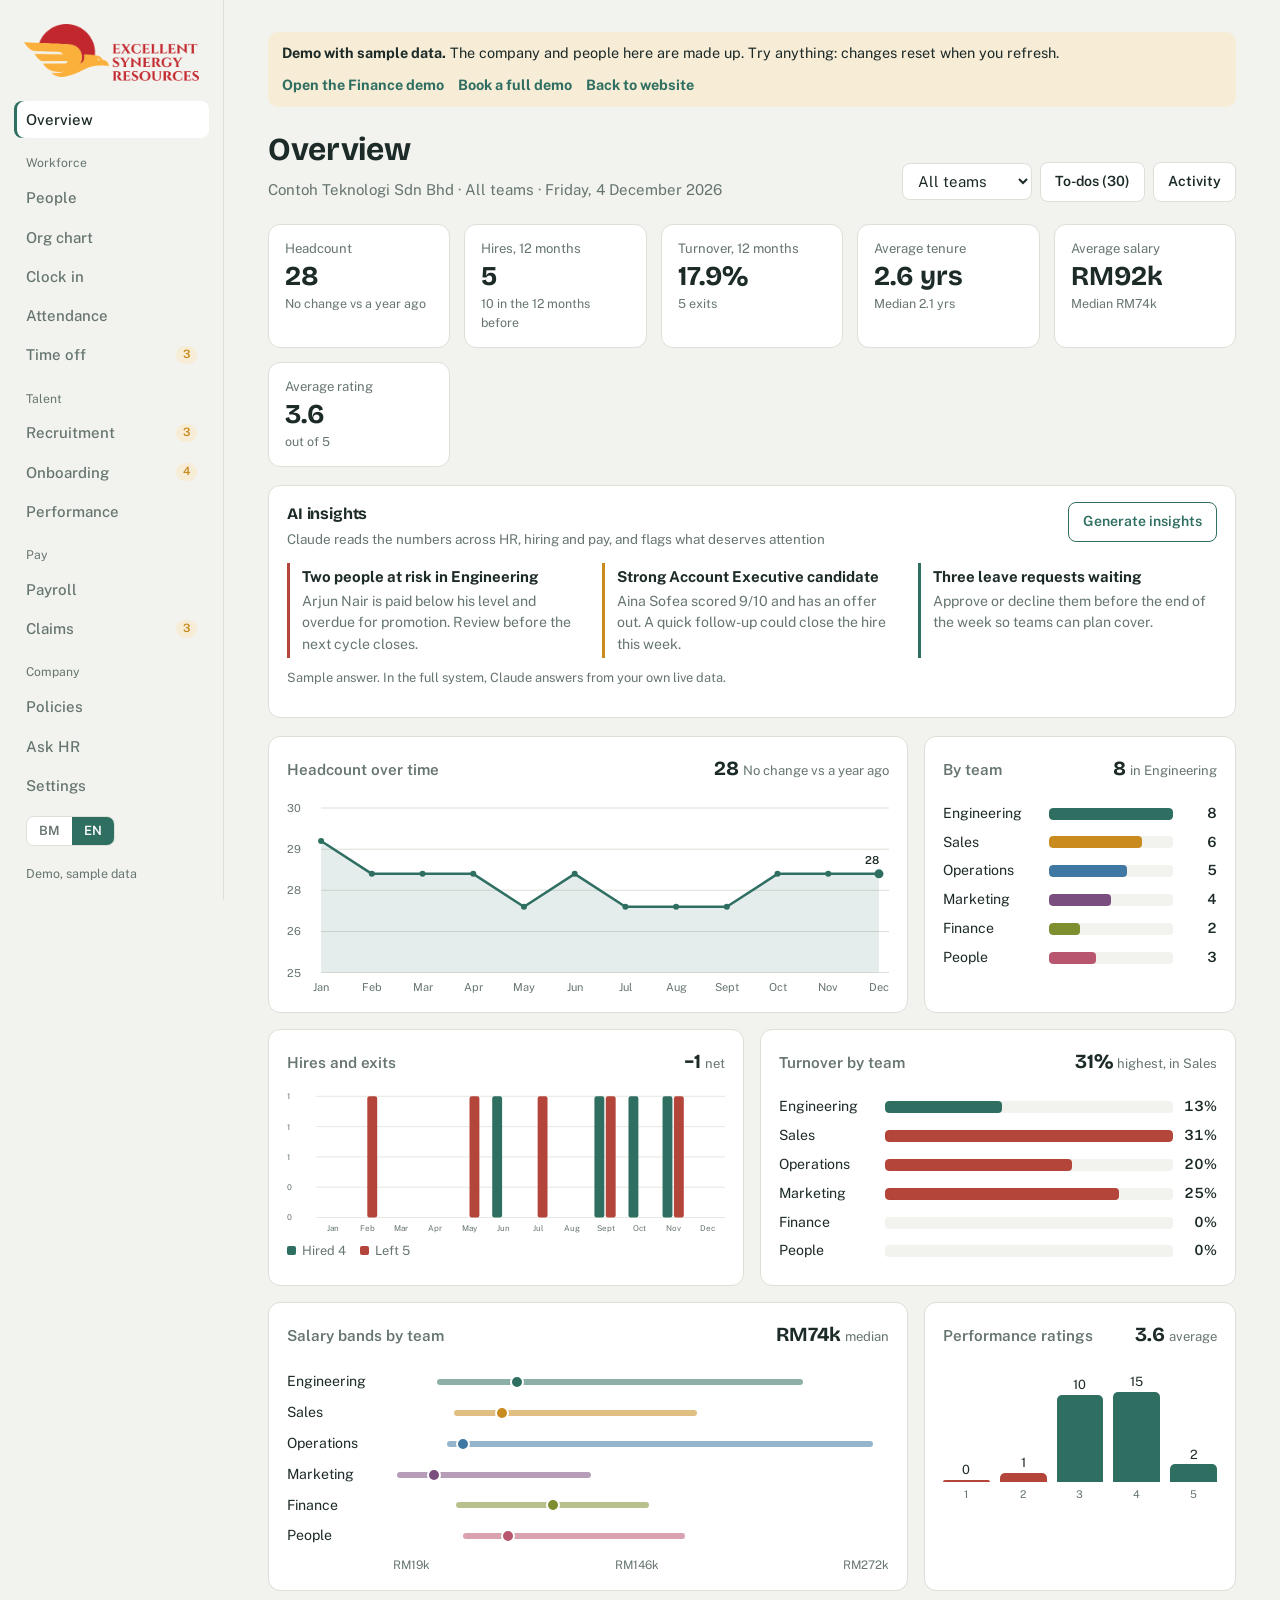
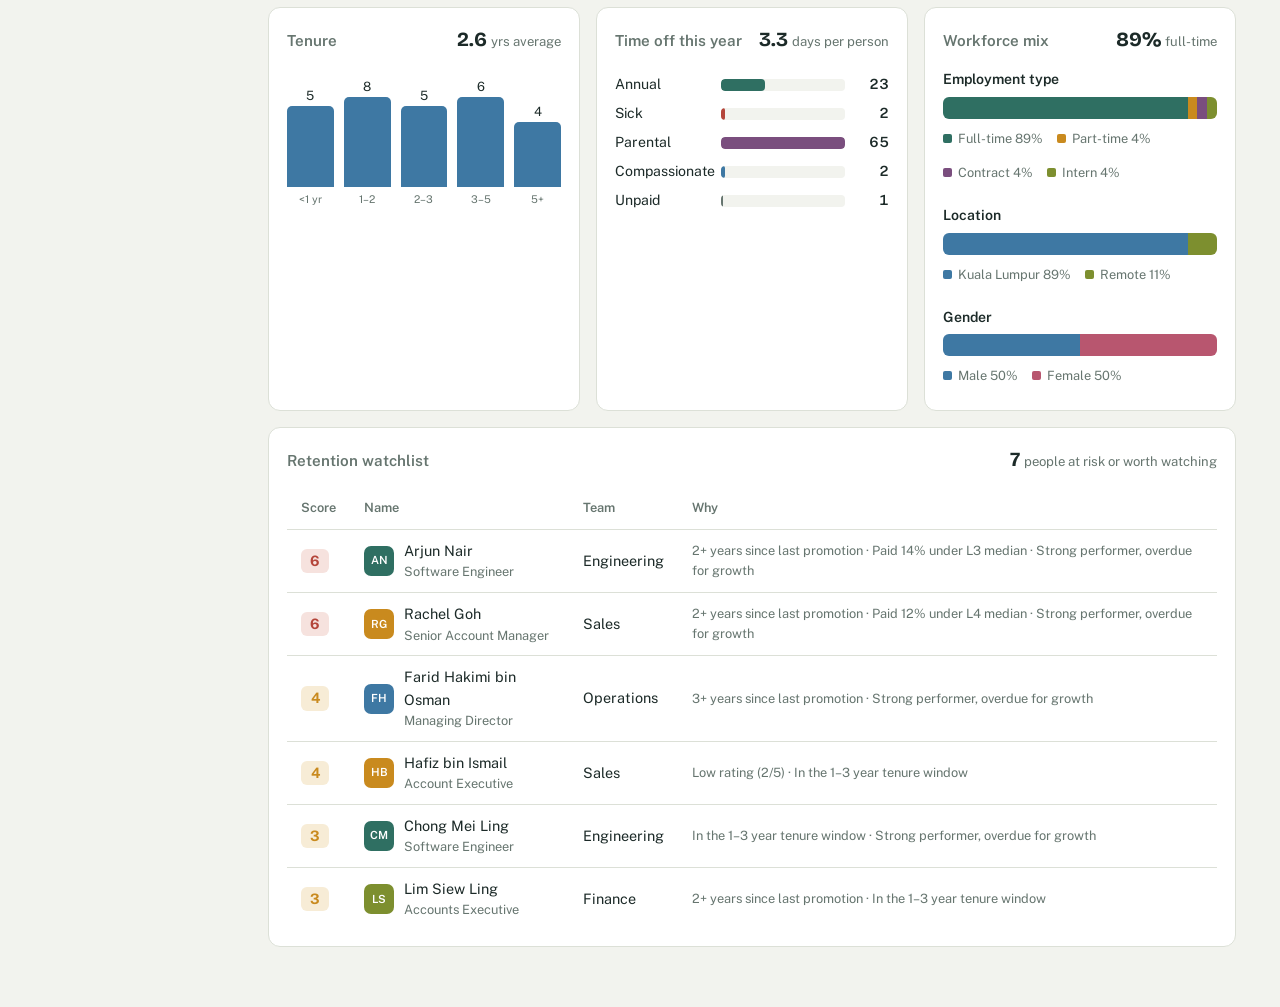
<file: demo/hr/index.html>
<!doctype html>
<html lang="en">
<head>
<meta charset="utf-8">
<meta name="viewport" content="width=device-width, initial-scale=1, viewport-fit=cover">
<title>HR demo | Excellent Synergy Resources</title>
<meta name="description" content="Try the HR system with sample data: staff records, leave, recruitment, payroll, performance and clock-in.">
<meta name="robots" content="noindex">
<link rel="icon" type="image/png" sizes="32x32" href="/assets/img/icon-32.png">
<script src="../demo.js"></script>
<script src="seed.js"></script>
<link rel="preconnect" href="https://fonts.googleapis.com">
<link rel="preconnect" href="https://fonts.gstatic.com" crossorigin>
<link href="https://fonts.googleapis.com/css2?family=Bricolage+Grotesque:opsz,wght@12..96,500;12..96,700&family=Public+Sans:wght@400;500;600&display=swap" rel="stylesheet">
<style>
:root{
  --bg:#F2F3EE; --surface:#FFFFFF; --ink:#1C2A28; --muted:#66756F; --line:#DCE0D7;
  --pine:#2F6F62; --pine-soft:#E2EDE8; --marigold:#C98A1E; --mari-soft:#F7ECD6;
  --danger:#B4453A; --danger-soft:#F6E2DE; --blue-soft:#E2ECF4;
  --c1:#2F6F62; --c2:#C98A1E; --c3:#3E78A3; --c4:#7A4E7E; --c5:#7D8F2F; --c6:#B8566F;
  --display:"Bricolage Grotesque", "Avenir Next", "Segoe UI", system-ui, sans-serif;
  --body:"Public Sans", "Helvetica Neue", "Segoe UI", system-ui, sans-serif;
  box-sizing:border-box;
  padding-top:env(safe-area-inset-top,0px); padding-bottom:env(safe-area-inset-bottom,0px);
}
@media (prefers-color-scheme: dark){
  :root:not([data-theme="light"]){
    --bg:#111816; --surface:#19221F; --ink:#E4EBE7; --muted:#93A39D; --line:#2B3633;
    --pine:#62B4A0; --pine-soft:#1F322D; --marigold:#E6B04E; --mari-soft:#3A2F1A;
    --danger:#E58474; --danger-soft:#3B2420; --blue-soft:#1D2A35;
    --c1:#62B4A0; --c2:#E6B04E; --c3:#6FA6D0; --c4:#B48AB8; --c5:#AABD5A; --c6:#E08AA0;
  }
}
:root[data-theme="dark"]{
  --bg:#111816; --surface:#19221F; --ink:#E4EBE7; --muted:#93A39D; --line:#2B3633;
  --pine:#62B4A0; --pine-soft:#1F322D; --marigold:#E6B04E; --mari-soft:#3A2F1A;
  --danger:#E58474; --danger-soft:#3B2420; --blue-soft:#1D2A35;
  --c1:#62B4A0; --c2:#E6B04E; --c3:#6FA6D0; --c4:#B48AB8; --c5:#AABD5A; --c6:#E08AA0;
}
*,*::before,*::after{box-sizing:inherit}
html{scroll-padding-top:env(safe-area-inset-top,0px);height:100%}
body{margin:0;background:var(--bg);color:var(--ink);font:15px/1.55 var(--body);-webkit-font-smoothing:antialiased}
button,input,select,textarea{font:inherit;color:inherit}
:focus-visible{outline:2px solid var(--pine);outline-offset:2px}
h1,h2,h3{font-family:var(--display);font-weight:700;margin:0;letter-spacing:-.01em}
h1{font-size:2rem}h2{font-size:1.15rem}h3{font-size:1rem}
.app{display:grid;grid-template-columns:224px 1fr;min-height:100vh}
nav.rail{position:sticky;top:env(safe-area-inset-top,0px);height:100vh;overflow-y:auto;padding:24px 14px;border-right:1px solid var(--line);display:flex;flex-direction:column;gap:2px}
.brand{font-family:var(--display);font-size:1.6rem;font-weight:700;padding:0 10px 18px;display:flex;align-items:center;gap:10px}
.brand i{display:inline-grid;grid-template-columns:repeat(2,8px);gap:3px}
.brand i b{width:8px;height:8px;border-radius:2px;background:var(--c1)}
.brand i b:nth-child(2){background:var(--c2)}.brand i b:nth-child(3){background:var(--c3)}.brand i b:nth-child(4){background:var(--c6)}
.navgrp{font-size:.76rem;color:var(--muted);padding:14px 12px 4px}
.navbtn{display:flex;align-items:center;justify-content:space-between;background:none;border:0;text-align:left;padding:7px 12px;border-radius:8px;cursor:pointer;color:var(--muted);font-weight:500}
.navbtn:hover{color:var(--ink);background:var(--pine-soft)}
.navbtn[aria-current="page"]{color:var(--ink);background:var(--surface);box-shadow:inset 3px 0 0 var(--pine)}
.pill{font-size:.72rem;background:var(--mari-soft);color:var(--marigold);padding:0 7px;border-radius:99px;font-weight:600}
.pill:empty{display:none}
.rail .foot{margin-top:auto;font-size:.78rem;color:var(--muted);padding:16px 12px 0}
main{padding:32px clamp(16px,4vw,44px) 60px;max-width:1260px;width:100%;min-width:0}
.view[hidden]{display:none}
.head{display:flex;flex-wrap:wrap;align-items:flex-end;justify-content:space-between;gap:14px;margin-bottom:22px}
.head p{margin:4px 0 0;color:var(--muted)}
.row{display:flex;flex-wrap:wrap;gap:8px;align-items:center}
.btn{border:1px solid var(--line);background:var(--surface);padding:8px 14px;border-radius:8px;cursor:pointer;font-weight:600;font-size:.88rem;display:inline-flex;align-items:center;gap:6px;white-space:nowrap}
.btn:hover{border-color:var(--pine)}
.btn.primary{background:var(--pine);border-color:var(--pine);color:var(--surface)}
.btn.primary:hover{filter:brightness(1.08)}
.btn.ai{border-color:var(--pine);color:var(--pine)}
.btn.danger{color:var(--danger)}
.btn.small{padding:4px 10px;font-size:.8rem}
.btn:disabled{opacity:.5;cursor:default}
.notice{background:var(--mari-soft);border-radius:8px;padding:10px 14px;margin-bottom:20px;font-size:.9rem}
.muted,.reasons{color:var(--muted)}
.reasons{font-size:.8rem}
.empty{color:var(--muted);font-size:.9rem;padding:12px 0}
.spin{display:inline-block;width:12px;height:12px;border:2px solid currentColor;border-right-color:transparent;border-radius:50%;animation:sp .8s linear infinite;vertical-align:-1px}
@keyframes sp{to{transform:rotate(360deg)}}
input,select,textarea{background:var(--surface);border:1px solid var(--line);border-radius:8px;padding:8px 11px;min-width:0}

/* overview */
.hero{display:grid;grid-template-columns:minmax(0,1fr) minmax(0,1.1fr);gap:40px;align-items:center;margin-bottom:32px}
.hero h1{font-size:clamp(2.2rem,4.6vw,3.6rem);line-height:1.02}
.hero h1 .n{color:var(--pine)}
.hero .sub{color:var(--muted);margin-top:12px;max-width:44ch}
.mosaic{display:flex;flex-wrap:wrap;gap:5px}
.tile{width:34px;height:34px;border-radius:7px;display:grid;place-items:center;font-size:.68rem;font-weight:600;color:#fff;cursor:pointer;border:0;padding:0;transition:transform .15s}
.tile:hover{transform:scale(1.12)}
.tile.out{background:transparent!important;border:2px dashed currentColor}
.legend{display:flex;flex-wrap:wrap;gap:6px 14px;margin-top:12px;font-size:.8rem;color:var(--muted)}
.legend span::before,.keyrow span::before{content:"";display:inline-block;width:9px;height:9px;border-radius:2px;background:var(--k);margin-right:6px}
@media (prefers-reduced-motion: no-preference){.mosaic.intro .tile{animation:pop .4s backwards}@keyframes pop{from{opacity:0;transform:scale(.4)}}}
.kpis{display:flex;flex-wrap:wrap;border-top:1px solid var(--line);border-bottom:1px solid var(--line);margin-bottom:26px}
.kpi{flex:1 1 140px;padding:14px 16px;border-right:1px solid var(--line)}
.kpi:last-child{border-right:0}
.kpi .v{font-family:var(--display);font-size:1.75rem;font-weight:700;line-height:1.1}
.kpi .l{font-size:.84rem;color:var(--muted)}
.kpi .d{font-size:.78rem;margin-top:2px}
.up{color:var(--pine)}.down{color:var(--danger)}
.grid{display:grid;grid-template-columns:repeat(12,minmax(0,1fr));gap:18px}
.panel{background:var(--surface);border:1px solid var(--line);border-radius:12px;padding:20px;min-width:0}
.panel h2{margin-bottom:4px}
.cap{font-size:.84rem;color:var(--muted);margin:0 0 14px}
.s3{grid-column:span 3}.s4{grid-column:span 4}.s5{grid-column:span 5}.s6{grid-column:span 6}.s7{grid-column:span 7}.s8{grid-column:span 8}.s12{grid-column:span 12}
.hbar{display:grid;grid-template-columns:96px 1fr 34px;align-items:center;gap:10px;margin:7px 0;font-size:.88rem}
.track{height:12px;background:var(--bg);border-radius:4px;overflow:hidden}
.fill{height:100%;border-radius:4px;background:var(--pine)}
.num{text-align:right;font-variant-numeric:tabular-nums;font-weight:600}
.band{display:grid;grid-template-columns:96px 1fr;align-items:center;gap:10px;margin:9px 0;font-size:.88rem}
.band .rail2{position:relative;height:14px}
.band .rng{position:absolute;top:4px;height:6px;border-radius:3px;opacity:.55}
.band .med{position:absolute;top:0;width:14px;height:14px;border-radius:50%;margin-left:-7px;border:2px solid var(--surface)}
.axis{display:flex;justify-content:space-between;font-size:.74rem;color:var(--muted);margin-left:106px}
.hist{display:flex;align-items:flex-end;gap:10px;height:140px;padding-top:10px}
.hist>div{flex:1;display:flex;flex-direction:column;align-items:center;justify-content:flex-end;height:100%;font-size:.8rem;min-width:0}
.hist .col{width:100%;background:var(--pine);border-radius:5px 5px 0 0;min-height:2px}
.hist .col.lo{background:var(--danger)}
.hist small{color:var(--muted);margin-top:4px;white-space:nowrap}
.stack{display:flex;height:22px;border-radius:6px;overflow:hidden;margin:6px 0 10px}
.chartsvg{width:100%;height:auto;display:block}
.chartsvg text{fill:var(--muted);font-size:11px;font-family:var(--body)}
.keyrow{display:flex;gap:14px;font-size:.8rem;color:var(--muted);margin-top:6px}
.watch{width:100%;border-collapse:collapse;font-size:.88rem}
.watch td{padding:9px 6px;border-top:1px solid var(--line);vertical-align:top}
.watch tr:first-child td{border-top:0}
.score{display:inline-block;min-width:28px;text-align:center;font-weight:700;border-radius:6px;padding:1px 6px;background:var(--danger-soft);color:var(--danger)}
.score.mid{background:var(--mari-soft);color:var(--marigold)}
.score.good{background:var(--pine-soft);color:var(--pine)}
.linky{background:none;border:0;padding:0;cursor:pointer;font-weight:600;text-align:left;color:inherit}
.linky:hover{color:var(--pine);text-decoration:underline}
.brief{display:grid;gap:12px}
.insight{border-left:3px solid var(--pine);padding:2px 0 2px 12px}
.insight.risk{border-color:var(--danger)}.insight.opportunity{border-color:var(--marigold)}
.insight b{display:block}
.insight p{margin:2px 0 0;font-size:.88rem;color:var(--muted)}
.todo{display:flex;justify-content:space-between;align-items:center;gap:10px;width:100%;background:none;border:0;border-top:1px solid var(--line);padding:10px 2px;cursor:pointer;text-align:left}
.todo:first-child{border-top:0}
.todo:hover{color:var(--pine)}
.todo b{font-family:var(--display);font-size:1.2rem;min-width:28px;text-align:right}
.feed{list-style:none;margin:0;padding:0;font-size:.86rem}
.feed li{padding:7px 0;border-top:1px solid var(--line)}
.feed li:first-child{border-top:0}
.feed small{display:block;color:var(--muted);font-size:.76rem}

/* tables */
.filters{display:flex;flex-wrap:wrap;gap:10px;margin-bottom:14px}
.filters input[type=search]{flex:1 1 220px}
.tablewrap{overflow-x:auto;background:var(--surface);border:1px solid var(--line);border-radius:12px}
table.tbl{width:100%;border-collapse:collapse;font-size:.9rem;min-width:720px}
.tbl th{text-align:left;font-weight:600;font-size:.8rem;color:var(--muted);padding:11px 14px;border-bottom:1px solid var(--line);white-space:nowrap}
.tbl td{padding:10px 14px;border-bottom:1px solid var(--line)}
.tbl tr:last-child td{border-bottom:0}
.tbl tbody tr[data-open],.tbl tbody tr[data-act]{cursor:pointer}
.tbl tbody tr[data-open]:hover,.tbl tbody tr[data-act]:hover{background:var(--pine-soft)}
.tbl td.n,.tbl th.n{text-align:right;font-variant-numeric:tabular-nums}
.tbl tfoot td{font-weight:700;border-top:2px solid var(--line)}
.who{display:flex;align-items:center;gap:10px;min-width:0}
.who>div{min-width:0}
.av{width:30px;height:30px;border-radius:7px;display:grid;place-items:center;color:#fff;font-size:.7rem;font-weight:600;flex:none}
.who small{display:block;color:var(--muted);font-size:.8rem}
.tag{font-size:.76rem;padding:2px 8px;border-radius:99px;background:var(--bg);white-space:nowrap;display:inline-block}
.t-good{background:var(--pine-soft);color:var(--pine)}
.t-warn{background:var(--mari-soft);color:var(--marigold)}
.t-bad{background:var(--danger-soft);color:var(--danger)}
.t-info{background:var(--blue-soft);color:var(--c3)}
.tabs{display:flex;gap:4px;border-bottom:1px solid var(--line);margin-bottom:18px;overflow-x:auto}
.tabs button{background:none;border:0;padding:8px 14px;cursor:pointer;color:var(--muted);font-weight:600;border-bottom:2px solid transparent;margin-bottom:-1px;white-space:nowrap}
.tabs button[aria-selected=true]{color:var(--ink);border-color:var(--pine)}

/* drawer & modal */
.scrim{position:fixed;inset:0;background:rgba(10,20,18,.35);z-index:20}
.drawer{position:fixed;top:0;right:0;bottom:0;width:min(480px,100%);background:var(--surface);z-index:21;overflow-y:auto;padding:calc(22px + env(safe-area-inset-top,0px)) 24px calc(24px + env(safe-area-inset-bottom,0px));border-left:1px solid var(--line)}
.dtop{display:flex;justify-content:space-between;align-items:flex-start;gap:10px;margin-bottom:6px}
.drawer h2{font-size:1.45rem}
.drawer h3{margin:22px 0 8px}
.facts{display:grid;grid-template-columns:auto 1fr;gap:6px 18px;margin:18px 0;font-size:.9rem}
.facts dt{color:var(--muted)}.facts dd{margin:0;min-width:0}
.actions{display:flex;flex-wrap:wrap;gap:8px}
.aibox{margin-top:16px;background:var(--pine-soft);border-radius:10px;padding:14px 16px;font-size:.9rem}
.aibox:empty{display:none}
.aibox ul{margin:6px 0;padding-left:20px}.aibox p{margin:0 0 8px}.aibox p:last-child{margin:0}
.prose{font-size:.92rem;line-height:1.65}
.prose ul{padding-left:20px}.prose p{margin:0 0 10px}
.modal{position:fixed;left:50%;top:50%;transform:translate(-50%,-50%);width:min(600px,calc(100% - 24px));max-height:calc(100% - 40px);overflow-y:auto;background:var(--surface);border-radius:14px;z-index:21;padding:22px 24px;border:1px solid var(--line)}
.form{display:grid;grid-template-columns:1fr 1fr;gap:12px;margin:16px 0}
.field{display:flex;flex-direction:column;gap:4px;font-size:.83rem;color:var(--muted)}
.field.full{grid-column:1/-1}
.field input,.field select,.field textarea{color:var(--ink);font-size:.93rem}
.field textarea{min-height:90px;resize:vertical}
.close{background:none;border:0;font-size:1.5rem;cursor:pointer;line-height:1;color:var(--muted);padding:0 4px}
.toast{position:fixed;left:50%;bottom:calc(24px + env(safe-area-inset-bottom,0px));transform:translateX(-50%);background:var(--ink);color:var(--bg);padding:10px 16px;border-radius:8px;font-size:.88rem;z-index:40;max-width:calc(100% - 32px)}

/* lists */
.cards{display:grid;gap:10px}
.lv{display:grid;grid-template-columns:minmax(0,1.4fr) minmax(0,1fr) auto;gap:14px;align-items:center;background:var(--surface);border:1px solid var(--line);border-radius:10px;padding:12px 16px}
.when{font-size:.88rem}.when small{display:block;color:var(--muted)}
.group h2{margin:22px 0 10px;font-size:1rem}
.group:first-child h2{margin-top:0}

/* recruitment */
.jobs{display:flex;gap:10px;overflow-x:auto;padding-bottom:6px;margin-bottom:18px}
.job{flex:0 0 220px;text-align:left;background:var(--surface);border:1px solid var(--line);border-radius:10px;padding:12px 14px;cursor:pointer}
.job[aria-pressed=true]{border-color:var(--pine);box-shadow:inset 0 0 0 1px var(--pine)}
.job b{display:block}
.job small{color:var(--muted);font-size:.8rem}
.board{display:grid;grid-template-columns:repeat(5,minmax(200px,1fr));gap:12px;overflow-x:auto;padding-bottom:8px}
.col h3{font-size:.9rem;display:flex;justify-content:space-between;margin-bottom:8px;padding:0 2px}
.col .stackc{display:grid;gap:8px;min-height:60px;background:var(--bg);border-radius:10px}
.cand{background:var(--surface);border:1px solid var(--line);border-radius:9px;padding:10px 12px;cursor:pointer;font-size:.86rem}
.cand:hover{border-color:var(--pine)}
.cand b{display:block;font-size:.92rem}
.cand .row{margin-top:6px;justify-content:space-between}
.mv{background:none;border:1px solid var(--line);border-radius:6px;cursor:pointer;padding:0 7px;color:var(--muted)}
.mv:hover{color:var(--pine);border-color:var(--pine)}

/* checklists */
.cl{background:var(--surface);border:1px solid var(--line);border-radius:12px;padding:16px 18px}
.cl .bar{height:6px;background:var(--bg);border-radius:3px;margin:10px 0;overflow:hidden}
.cl .bar i{display:block;height:100%;background:var(--pine)}
.cl label{display:flex;gap:10px;align-items:flex-start;padding:5px 0;font-size:.88rem;cursor:pointer}
.cl label.done span{color:var(--muted);text-decoration:line-through}
.cl input[type=checkbox]{width:16px;height:16px;margin-top:3px;accent-color:var(--pine);padding:0}
.clgrid{display:grid;grid-template-columns:repeat(auto-fill,minmax(320px,1fr));gap:14px}

/* org chart */
.org{display:flex;gap:18px;overflow-x:auto;padding-bottom:12px;align-items:flex-start}
.orgcol{flex:0 0 250px}
.onode{display:flex;gap:10px;align-items:center;background:var(--surface);border:1px solid var(--line);border-radius:10px;padding:10px 12px;cursor:pointer;width:100%;text-align:left}
.onode:hover{border-color:var(--pine)}
.onode small{display:block;color:var(--muted);font-size:.78rem}
.org ul{list-style:none;margin:0;padding:0 0 0 18px;border-left:2px solid var(--line);margin-left:15px}
.org li{padding-top:8px;position:relative}
.org li::before{content:"";position:absolute;left:-18px;top:28px;width:16px;border-top:2px solid var(--line)}
.orgcol>.onode{border-top:4px solid var(--k)}

/* attendance */
.seg{display:inline-flex;border:1px solid var(--line);border-radius:8px;overflow:hidden}
.seg button{border:0;background:var(--surface);padding:5px 10px;font-size:.8rem;cursor:pointer;color:var(--muted);border-left:1px solid var(--line)}
.seg button:first-child{border-left:0}
.seg button[aria-pressed=true]{background:var(--pine);color:var(--surface)}
.seg button[aria-pressed=true].warn{background:var(--marigold)}
.seg button[aria-pressed=true].bad{background:var(--danger)}
.seg button[aria-pressed=true].info{background:var(--c3)}

/* goals */
.goal{border-top:1px solid var(--line);padding:10px 0}
.goal .row{justify-content:space-between}
.goal .track{margin-top:6px}

/* chat */
.chat{display:flex;flex-direction:column;gap:14px;min-height:280px;margin-bottom:16px}
.msg{max-width:74ch;padding:12px 16px;border-radius:12px;font-size:.93rem}
.msg.user{align-self:flex-end;background:var(--pine);color:var(--surface)}
.msg.ai{background:var(--surface);border:1px solid var(--line)}
.msg.ai ul{margin:6px 0;padding-left:20px}.msg.ai p{margin:0 0 8px}.msg.ai p:last-child{margin:0}
.msg .tool{font-size:.78rem;color:var(--muted);margin-bottom:6px}
.suggest{display:flex;flex-wrap:wrap;gap:8px;margin-bottom:12px}
.composer{display:flex;gap:10px;position:sticky;bottom:calc(10px + env(safe-area-inset-bottom,0px))}
.composer textarea{flex:1;resize:none;border-radius:10px;padding:11px 14px;min-height:46px}
.settings{max-width:640px}
.brand img{display:block}.brand .logo-full{width:100%;max-width:184px;height:auto}.brand .logo-icon{display:none;height:30px;width:auto}
.cklogo{display:block;margin:0 auto 18px;width:200px;max-width:70%;height:auto}
body.booting .app{display:none}
.bootmsg{display:none;padding:40vh 20px 0;text-align:center;color:var(--muted)}
body.booting .bootmsg{display:block}
body.staff .app{grid-template-columns:1fr}
body.staff nav.rail{display:none}
.clockwrap{max-width:560px;margin:0 auto;text-align:center}
.clockwrap h1{font-size:clamp(1.8rem,5vw,2.4rem)}
.bigtime{font-family:var(--display);font-size:clamp(3.4rem,14vw,5.4rem);font-weight:700;line-height:1;margin-top:18px;font-variant-numeric:tabular-nums;color:var(--pine)}
.ckcard{background:var(--surface);border:1px solid var(--line);border-radius:16px;padding:22px;margin-top:24px;display:grid;gap:16px;justify-items:center}
.ckmode button{padding:8px 16px;font-size:.9rem}
.ckbtn{width:100%;justify-content:center;padding:16px;font-size:1.1rem;border-radius:12px}
.ckbtn.out{background:var(--marigold);border-color:var(--marigold)}
.ckmsg{font-size:.9rem;color:var(--muted);min-height:1.2em}
.ckwarn{background:var(--mari-soft);color:var(--ink);border-radius:10px;padding:12px 14px}
.ckstate{font-size:1rem}.ckstate b{font-family:var(--display);font-size:1.3rem}
.clockwrap .tbl td,.clockwrap .tbl th{text-align:left}
.src{font-size:.74rem;padding:1px 7px;border-radius:99px;background:var(--bg);color:var(--muted)}
.where small{display:block;color:var(--muted);font-size:.78rem}
.warn{color:var(--danger)}
.linkbox{background:var(--mari-soft);border-radius:12px;padding:14px 16px;margin-bottom:18px}
.linkbox .lv{margin-top:8px}
.kcards{display:grid;grid-template-columns:repeat(auto-fit,minmax(160px,1fr));gap:14px;margin-bottom:18px}
.kcard{background:var(--surface);border:1px solid var(--line);border-radius:12px;padding:14px 16px}
.kcard .l{font-size:.82rem;color:var(--muted)}
.kcard .v{font-family:var(--display);font-size:1.7rem;font-weight:700;line-height:1.15;margin-top:2px}
.kcard .d{font-size:.78rem;margin-top:2px;color:var(--muted)}
.aistrip{background:var(--surface);border:1px solid var(--line);border-radius:12px;padding:16px 18px;margin-bottom:18px}
.aistrip h2{font-size:1rem}
#briefing:not(:empty){margin-top:14px}
#briefing .brief{grid-template-columns:repeat(auto-fit,minmax(220px,1fr));gap:16px}
.grid.ov{gap:16px}
.card{background:var(--surface);border:1px solid var(--line);border-radius:12px;padding:16px 18px;min-width:0;display:flex;flex-direction:column}
.ch{display:flex;justify-content:space-between;align-items:baseline;gap:12px;margin-bottom:12px;flex-wrap:wrap}
.ch h2{font-size:.95rem;font-weight:600;font-family:var(--body);letter-spacing:0;color:var(--muted)}
.stat{font-size:.82rem;color:var(--muted);text-align:right}
.stat b{font-family:var(--display);font-size:1.25rem;color:var(--ink);margin-right:4px}
.card .chartsvg{margin-top:auto}
.minis{display:grid;gap:12px}
.minis b{font-size:.84rem;font-weight:600}
.sh{font-size:1.2rem;margin:36px 0 14px;padding-bottom:8px;border-bottom:1px solid var(--line)}
.phead{display:flex;justify-content:space-between;align-items:flex-start;gap:12px}
.tl{overflow-x:auto;margin:0 -4px;padding:0 4px}
.tlg{display:grid;min-width:max-content;font-size:.8rem}
.tlg .nm{position:sticky;left:0;z-index:2;background:var(--surface);padding:5px 10px 5px 0;display:flex;align-items:center;gap:8px;min-width:0;white-space:nowrap;overflow:hidden}
.tlg .nm span{overflow:hidden;text-overflow:ellipsis}
.tlg .nm .av{width:24px;height:24px;font-size:.6rem}
.tlg .dh{text-align:center;color:var(--muted);padding:2px 0 6px;font-size:.7rem;line-height:1.25}
.tlg .dh b{display:block;color:var(--ink);font-size:.84rem;font-weight:600}
.tlg .dh.today b{color:var(--surface);background:var(--pine);border-radius:99px;width:24px;height:24px;line-height:24px;margin:0 auto}
.tlg .dh.we b{color:var(--muted);font-weight:400}
.tlg .cell{border-left:1px solid var(--line);border-top:1px solid var(--line)}
.tlg .cell.we{background:var(--bg)}
.tlg .cell.td{background:var(--pine-soft)}
.tlg .cnt{border-top:1px solid var(--line);padding-top:6px;color:var(--muted);font-weight:600}
.tlg .nm.cnt{font-weight:600}
.lbar{position:relative;z-index:1;height:24px;margin:4px 2px;align-self:center;border-radius:6px;border:0;color:#fff;font-size:.72rem;font-weight:600;padding:0 8px;text-align:left;white-space:nowrap;overflow:hidden;text-overflow:ellipsis;cursor:pointer;background:var(--k)}
.lbar.pend{background:repeating-linear-gradient(135deg,var(--surface) 0 5px,var(--pine-soft) 5px 10px);color:var(--ink);box-shadow:inset 0 0 0 1.5px var(--k)}
.lbar:hover{filter:brightness(1.08)}
.tlkey{display:flex;flex-wrap:wrap;gap:6px 14px;font-size:.78rem;color:var(--muted);margin-top:12px}
.tlkey span::before{content:"";display:inline-block;width:10px;height:10px;border-radius:3px;background:var(--k);margin-right:6px;vertical-align:-1px}
.tlkey .pk::before{background:repeating-linear-gradient(135deg,var(--surface) 0 3px,var(--pine-soft) 3px 6px);box-shadow:inset 0 0 0 1.5px var(--muted)}
.calnav{display:flex;align-items:center;gap:10px;margin-bottom:14px}
.calnav h2{min-width:170px;text-align:center}
.cvbar{display:flex;flex-wrap:wrap;gap:8px;align-items:center;justify-content:space-between;border:1px solid var(--line);border-radius:10px;padding:10px 12px;font-size:.88rem}
.cvbar a{color:var(--pine);font-weight:600}
.cvstatus{margin-top:10px;font-size:.88rem;color:var(--pine)}
.cvcard{border:1px solid var(--line);border-radius:10px;padding:14px 16px;margin-top:12px;font-size:.9rem}
.cvcard .hl{font-family:var(--display);font-size:1.05rem;font-weight:700}
.cvcard h4{font-family:var(--display);font-size:.9rem;margin:14px 0 6px}
.cvcard ul{margin:0;padding-left:18px}.cvcard li{margin:2px 0}
.chips{display:flex;flex-wrap:wrap;gap:6px}.chip{font-size:.78rem;background:var(--bg);border-radius:99px;padding:2px 9px}
.chip.ok{background:var(--pine-soft);color:var(--pine)}.chip.no{background:var(--mari-soft);color:var(--marigold)}
.xp{display:grid;grid-template-columns:minmax(0,1fr) auto;gap:0 10px;padding:7px 0;border-top:1px solid var(--line)}
.xp:first-of-type{border-top:0}.xp small{grid-column:1/-1;color:var(--muted)}
details.raw{margin-top:10px}details.raw summary{cursor:pointer;color:var(--muted);font-size:.85rem}
details.raw pre{white-space:pre-wrap;font:inherit;font-size:.8rem;max-height:320px;overflow:auto;background:var(--bg);padding:10px;border-radius:8px}
.cand .cvh{font-size:.8rem;color:var(--ink);margin-top:4px;opacity:.85}

@media (max-width:1020px){.s3,.s4,.s5,.s6,.s7,.s8{grid-column:span 12}.hero{grid-template-columns:1fr;gap:20px}}
@media (max-width:760px){
  .app{grid-template-columns:1fr}
  nav.rail{position:sticky;top:0;height:auto;flex-direction:row;align-items:center;padding:10px 12px;padding-top:calc(10px + env(safe-area-inset-top,0px));border-right:0;border-bottom:1px solid var(--line);background:var(--bg);z-index:10;overflow-x:auto}
  .brand{padding:0 8px 0 0;font-size:1.2rem}
  .brand .logo-full{display:none}.brand .logo-icon{display:block}
  .rail .foot,.navgrp{display:none}
  .navbtn{white-space:nowrap;gap:6px}
  .navbtn[aria-current="page"]{box-shadow:inset 0 -2px 0 var(--pine)}
  main{padding-top:22px}
  .lv{grid-template-columns:1fr}
  .form{grid-template-columns:1fr}
  .kpi{border-right:0;border-bottom:1px solid var(--line)}
}
@media (prefers-reduced-motion: reduce){*{animation:none!important;transition:none!important}}
</style>
</head>
<body class="booting">
<div id="bootMsg" class="bootmsg">Loading Roster…</div>
<div class="app">
  <nav class="rail" aria-label="Main">
    <div class="brand"><img class="logo-full" src="[data-uri]" alt="Excellent Synergy Resources"><img class="logo-icon" src="[data-uri]" alt="Excellent Synergy Resources"></div>
    <button class="navbtn" data-view="overview" aria-current="page">Overview</button>
    <div class="navgrp">Workforce</div>
    <button class="navbtn" data-view="people">People</button>
    <button class="navbtn" data-view="org">Org chart</button>
    <button class="navbtn" data-view="clock">Clock in</button>
    <button class="navbtn" data-view="attendance">Attendance</button>
    <button class="navbtn" data-view="leave">Time off <span class="pill" id="pill-leave"></span></button>
    <div class="navgrp">Talent</div>
    <button class="navbtn" data-view="recruit">Recruitment <span class="pill" id="pill-recruit"></span></button>
    <button class="navbtn" data-view="onboard">Onboarding <span class="pill" id="pill-onboard"></span></button>
    <button class="navbtn" data-view="perf">Performance</button>
    <div class="navgrp">Pay</div>
    <button class="navbtn" data-view="payroll">Payroll</button>
    <button class="navbtn" data-view="claims">Claims <span class="pill" id="pill-claims"></span></button>
    <div class="navgrp">Company</div>
    <button class="navbtn" data-view="policies">Policies</button>
    <button class="navbtn" data-view="ask">Ask HR</button>
    <button class="navbtn" data-view="settings">Settings</button>
    <div data-langsw></div>
    <div class="foot" id="syncState">Connecting…</div>
  </nav>

  <main>
    <div id="notice"></div>

    <section class="view" id="v-overview">
      <div class="head">
        <div><h1>Overview</h1><p id="ovSub"></p></div>
        <div class="row">
          <select id="ovDept" aria-label="Filter by team"><option value="">All teams</option></select>
          <button class="btn" data-act="todoDrawer" id="todoBtn">To-dos</button>
          <button class="btn" data-act="activityDrawer">Activity</button>
        </div>
      </div>
      <div class="kcards" id="kpis"></div>
      <div class="aistrip">
        <div class="phead"><div><h2>AI insights</h2><p class="cap" style="margin:2px 0 0">Claude reads the numbers across HR, hiring and pay, and flags what deserves attention</p></div><button class="btn ai" id="briefBtn">Generate insights</button></div>
        <div id="briefing"></div>
      </div>
      <div class="grid ov">
        <div class="card s8"><div class="ch"><h2>Headcount over time</h2><div class="stat" id="hcStat"></div></div><div id="hcChart"></div></div>
        <div class="card s4"><div class="ch"><h2 id="grpTitle">By team</h2><div class="stat" id="grpStat"></div></div><div id="deptChart"></div></div>
        <div class="card s6"><div class="ch"><h2>Hires and exits</h2><div class="stat" id="flowStat"></div></div><div id="flowChart"></div></div>
        <div class="card s6"><div class="ch"><h2 id="toTitle">Turnover by team</h2><div class="stat" id="toStat"></div></div><div id="toChart"></div></div>
        <div class="card s8"><div class="ch"><h2 id="bandTitle">Salary bands by team</h2><div class="stat" id="bandStat"></div></div><div id="bandChart"></div></div>
        <div class="card s4"><div class="ch"><h2>Performance ratings</h2><div class="stat" id="ratingStat"></div></div><div id="ratingChart"></div></div>
        <div class="card s4"><div class="ch"><h2>Tenure</h2><div class="stat" id="tenStat"></div></div><div id="tenChart"></div></div>
        <div class="card s4"><div class="ch"><h2>Time off this year</h2><div class="stat" id="lvStat"></div></div><div id="lvChart"></div></div>
        <div class="card s4"><div class="ch"><h2>Workforce mix</h2><div class="stat" id="mixStat"></div></div><div id="mixChart"></div></div>
        <div class="card s12"><div class="ch"><h2>Retention watchlist</h2><div class="stat" id="watchStat"></div></div><div id="watchlist"></div></div>
      </div>
    </section>

    <section class="view" id="v-people" hidden>
      <div class="head"><div><h1>People</h1><p id="peopleCount"></p></div>
        <div class="row"><button class="btn" id="importBtn">Import CSV</button><button class="btn" id="exportBtn">Export CSV</button><button class="btn primary" id="addPerson">Add person</button></div></div>
      <input type="file" id="csvFile" accept=".csv,text/csv" hidden><input type="file" id="cvInput" accept=".pdf,.docx,.png,.jpg,.jpeg,.webp,.txt" hidden>
      <div class="filters">
        <input type="search" id="q" placeholder="Search by name, role or email" aria-label="Search people">
        <select id="fDept" aria-label="Team"><option value="">All teams</option></select>
        <select id="fStatus" aria-label="Status"><option value="">Current staff</option><option>Active</option><option>On leave</option><option>Exited</option><option value="all">Everyone</option></select>
      </div>
      <div class="tablewrap"><table class="tbl"><thead><tr><th>Name</th><th>Team</th><th>Manager</th><th>Level</th><th>Type</th><th>Hired</th><th>Status</th><th>Retention</th></tr></thead><tbody id="peopleBody"></tbody></table></div>
    </section>

    <section class="view" id="v-org" hidden>
      <div class="head"><div><h1>Org chart</h1><p>Reporting lines for current staff. Set each person's manager on their profile.</p></div></div>
      <div class="org" id="orgBody"></div>
    </section>

    <section class="view" id="v-attendance" hidden>
      <div class="head"><div><h1>Attendance</h1><p id="attSummary"></p></div>
        <div class="row"><input type="date" id="attDate" aria-label="Date"><button class="btn" id="attAll">Mark the rest present</button></div></div>
      <div id="attLink"></div>
      <div class="grid" style="margin-bottom:18px">
        <div class="panel s8"><h2>Attendance rate</h2><p class="cap">Share of expected staff present, remote or late, last 14 working days</p><div id="attChart"></div></div>
        <div class="panel s4"><h2>This day</h2><p class="cap" id="attRules"></p><div id="attCounts"></div></div>
      </div>
      <div class="tablewrap"><table class="tbl"><thead><tr><th>Name</th><th>Status</th><th>In</th><th>Out</th><th>Where</th><th>Source</th></tr></thead><tbody id="attBody"></tbody></table></div>
    </section>

    <section class="view" id="v-clock" hidden>
      <div class="clockwrap"><div data-langsw style="display:flex;justify-content:flex-end"></div>
        <img class="cklogo" src="[data-uri]" alt="Excellent Synergy Resources"><p class="muted" id="ckCo" hidden></p>
        <h1 id="ckHello">Hello</h1>
        <div class="bigtime" id="ckTime"></div>
        <p class="muted" id="ckDate"></p>
        <div class="ckcard">
          <div id="ckState"></div>
          <div class="seg ckmode" role="group" aria-label="Where are you working today?"><button data-ckmode="Office" aria-pressed="true">In the office</button><button data-ckmode="Remote" aria-pressed="false">Remote</button></div>
          <button class="btn primary ckbtn" id="ckBtn">Clock in</button>
          <div class="ckmsg" id="ckMsg" role="status"></div>
        </div>
        <h2 style="margin:28px 0 10px">Your last 7 days</h2>
        <div class="tablewrap"><table class="tbl" style="min-width:0"><thead><tr><th>Day</th><th>In</th><th>Out</th><th>Hours</th><th>Where</th></tr></thead><tbody id="ckWeek"></tbody></table></div>
        <p class="reasons" style="margin-top:16px">Your location is read only at the moment you tap Clock in or Clock out, to confirm which office you're at. It isn't tracked at any other time. HR can see the time, the office and your distance from it.</p>
      </div>
    </section>

    <section class="view" id="v-leave" hidden>
      <div class="head"><div><h1>Time off</h1><p id="leaveSummary"></p></div><button class="btn primary" id="addLeave">Log request</button></div>
      <div class="tabs" role="tablist" id="leaveTabs"><button role="tab" data-ltab="requests" aria-selected="true">Requests</button><button role="tab" data-ltab="calendar" aria-selected="false">Calendar</button><button role="tab" data-ltab="balances" aria-selected="false">Balances</button></div>
      <div id="leaveBody"></div>
    </section>

    <section class="view" id="v-recruit" hidden>
      <div class="head"><div><h1>Recruitment</h1><p id="recSummary"></p></div>
        <div class="row"><label class="row reasons"><input type="checkbox" id="showRejected"> Show rejected</label><button class="btn" id="addFromEmail">Paste application email</button><button class="btn" id="addJob">Post a role</button><button class="btn primary" id="addCand">Add candidate</button></div></div>
      <div class="jobs" id="jobsStrip"></div>
      <div class="board" id="board"></div>
      <div id="rejectedList"></div>
    </section>

    <section class="view" id="v-onboard" hidden>
      <div class="head"><div><h1>Onboarding and offboarding</h1><p id="obSummary"></p></div><button class="btn primary" id="addChecklist">Start a checklist</button></div>
      <div id="obBody"></div>
    </section>

    <section class="view" id="v-perf" hidden>
      <div class="head"><div><h1>Performance</h1><p id="perfSummary"></p></div><button class="btn primary" id="addGoalTop">Add goal</button></div>
      <div class="kpis" id="perfKpis"></div>
      <div class="filters"><select id="perfDept" aria-label="Team"><option value="">All teams</option></select></div>
      <div class="tablewrap"><table class="tbl"><thead><tr><th>Name</th><th>Team</th><th>Goals</th><th style="min-width:160px">Goal progress</th><th>Review</th><th>Rating</th></tr></thead><tbody id="perfBody"></tbody></table></div>
    </section>

    <section class="view" id="v-payroll" hidden>
      <div class="head"><div><h1>Payroll</h1><p id="paySummary"></p></div>
        <div class="row"><input type="month" id="payMonth" aria-label="Pay month"><span id="payActions" class="row"></span></div></div>
      <div id="payNote"></div>
      <div class="grid" style="margin-bottom:18px">
        <div class="panel s8"><h2>Payroll cost by month</h2><p class="cap">Gross pay plus employer KWSP, PERKESO and SIP, from saved runs</p><div id="payTrend"></div></div>
        <div class="panel s4"><h2>AI payroll check</h2><p class="cap">Compares this run to the previous one and flags anything unusual</p><div class="aibox" id="payAi" style="margin:0 0 12px"></div><button class="btn ai" id="payAiBtn">Check this run</button></div>
      </div>
      <div class="tablewrap"><table class="tbl"><thead><tr><th>Employee</th><th class="n">Base</th><th class="n">Allowance</th><th class="n">Bonus</th><th class="n">Claims</th><th class="n">Unpaid leave</th><th class="n">Gross</th><th class="n">KWSP (EPF)</th><th class="n">PERKESO + SIP</th><th class="n">PCB</th><th class="n">Net pay</th><th class="n">Employer KWSP, PERKESO, SIP</th></tr></thead><tbody id="payBody"></tbody><tfoot id="payFoot"></tfoot></table></div>
    </section>

    <section class="view" id="v-claims" hidden>
      <div class="head"><div><h1>Claims</h1><p id="claimSummary"></p></div><button class="btn primary" id="addClaim">Submit claim</button></div>
      <div class="filters"><select id="claimStatus" aria-label="Status"><option value="">All statuses</option><option>Pending</option><option>Approved</option><option>Paid</option><option>Rejected</option></select></div>
      <div class="tablewrap"><table class="tbl"><thead><tr><th>Employee</th><th>Category</th><th>Description</th><th>Date</th><th class="n">Amount</th><th>Status</th><th></th></tr></thead><tbody id="claimBody"></tbody></table></div>
    </section>

    <section class="view" id="v-policies" hidden>
      <div class="head"><div><h1>Policies</h1><p>Your handbook. Ask HR reads these when answering questions.</p></div><button class="btn primary" id="addPolicy">New policy</button></div>
      <div class="cards" id="policyBody"></div>
    </section>

    <section class="view" id="v-ask" hidden>
      <div class="head"><div><h1>Ask HR</h1><p>Claude looks up people, pay, hiring, leave, claims, performance and policies in Roster before answering.</p></div><button class="btn" id="clearChat">New conversation</button></div>
      <div class="suggest" id="suggest"></div>
      <div class="chat" id="chat"></div>
      <div class="composer"><textarea id="askInput" rows="1" placeholder="Ask about people, pay, hiring, leave or policy"></textarea><button class="btn primary" id="askBtn">Ask</button></div>
    </section>

    <section class="view" id="v-settings" hidden>
      <div class="head"><div><h1>Settings</h1><p>Company-wide values used by leave balances, reviews and payroll.</p></div></div>
      <div class="panel settings"><form id="setForm" class="form"></form><button class="btn primary" id="saveSettings">Save settings</button></div>
    </section>
  </main>
</div>
<script>
(function(){
"use strict";
const DICT={"Bonus": "Bonus","Bonus saved": "Bonus disimpan","Earlier income this year (TP3): year": "Pendapatan terdahulu tahun ini (TP3): tahun","TP3: taxable income (RM)": "TP3: pendapatan bercukai (RM)","TP3: employee KWSP (RM)": "TP3: KWSP pekerja (RM)","TP3: PCB paid (RM)": "TP3: PCB dibayar (RM)","TP3: zakat paid (RM)": "TP3: zakat dibayar (RM)","IC / passport no.": "No. IC / pasport","Income tax no.": "No. cukai pendapatan","KWSP (EPF) no.": "No. KWSP","PERKESO (SOCSO) no.": "No. PERKESO","Tax status (PCB)": "Status cukai (PCB)","Resident": "Pemastautin","Non-resident": "Bukan pemastautin","Marital status (PCB category)": "Status perkahwinan (kategori PCB)","Single": "Bujang","Married, spouse working": "Berkahwin, pasangan bekerja","Married, spouse not working": "Berkahwin, pasangan tidak bekerja","Children (PCB relief)": "Anak (pelepasan PCB)","Monthly zakat (RM)": "Zakat bulanan (RM)","Zakat": "Zakat","KWSP (EPF) is 11% from the employee and 13% from the employer (12% when wages are above RM5,000); foreign workers pay 2% and 2%. PERKESO (SOCSO) and SIP (EIS) apply to wages up to RM6,000. PCB follows the LHDN computerised method month by month through the year, using each person's tax status, marital status, children and zakat from their profile (People → edit). Approved claims are reimbursed here and marked paid when you finalize.":"KWSP ialah 11% daripada pekerja dan 13% daripada majikan (12% jika gaji melebihi RM5,000); pekerja asing 2% dan 2%. PERKESO dan SIP dikenakan atas gaji sehingga RM6,000. PCB mengikut kaedah pengiraan berkomputer LHDN bulan demi bulan sepanjang tahun, menggunakan status cukai, status perkahwinan, anak dan zakat setiap pekerja daripada profil mereka (Pekerja → sunting). Tuntutan yang diluluskan dibayar balik di sini dan ditanda dibayar apabila anda memuktamadkan.","KWSP (EPF)":"KWSP","PERKESO + SIP":"PERKESO + SIP","PCB":"PCB","Employer KWSP, PERKESO, SIP":"Majikan KWSP, PERKESO, SIP","Gross pay plus employer KWSP, PERKESO and SIP, from saved runs":"Gaji kasar dan caruman majikan KWSP, PERKESO dan SIP, daripada larian yang disimpan","Employee KWSP (EPF)":"KWSP pekerja","Employee PERKESO (SOCSO)":"PERKESO pekerja","Employee SIP (EIS)":"SIP pekerja","PCB (tax)":"PCB (cukai)","Employer KWSP, PERKESO and SIP (not deducted)":"Caruman majikan KWSP, PERKESO dan SIP (tidak dipotong)","Citizenship (for KWSP)":"Kewarganegaraan (untuk KWSP)","Register with KWSP, PERKESO and SIP, and send CP22 to LHDN":"Daftar dengan KWSP, PERKESO dan SIP, dan hantar CP22 kepada LHDN","Submit CP22A to LHDN (CP21 if leaving Malaysia)":"Hantar CP22A kepada LHDN (CP21 jika meninggalkan Malaysia)","Overview": "Gambaran keseluruhan", "People": "Pekerja", "Org chart": "Carta organisasi", "Clock in": "Daftar masuk", "Clock out": "Daftar keluar", "Attendance": "Kehadiran", "Time off": "Cuti", "Recruitment": "Pengambilan pekerja", "Onboarding": "Orientasi", "Performance": "Prestasi", "Payroll": "Gaji", "Claims": "Tuntutan", "Policies": "Polisi", "Ask HR": "Tanya HR", "Settings": "Tetapan", "Workforce": "Tenaga kerja", "Talent": "Bakat", "Pay": "Pembayaran", "Company": "Syarikat", "Dashboard": "Papan pemuka", "Invoices": "Invois", "Bills": "Bil", "Banking": "Perbankan", "Journals and payroll": "Jurnal dan gaji", "Reports": "Laporan", "Chart of accounts": "Carta akaun", "LHDN and payroll": "LHDN dan gaji", "Ask Finance": "Tanya Kewangan", "Money in and out": "Wang masuk dan keluar", "Books": "Buku akaun", "Tools": "Alatan", "Malaysia": "Malaysia", "Finance": "Kewangan", "Live, synced for your team": "Langsung, disegerakkan untuk pasukan anda", "Live, synced for your finance team": "Langsung, disegerakkan untuk pasukan kewangan", "Working offline": "Bekerja di luar talian", "Connecting…": "Menyambung…", "Loading Roster…": "Memuatkan Roster…", "Loading…": "Memuatkan…", "Add": "Tambah", "Edit": "Sunting", "Delete": "Padam", "Save": "Simpan", "Cancel": "Batal", "Close": "Tutup", "Approve": "Luluskan", "Decline": "Tolak", "Reject": "Tolak", "Undo": "Buat asal", "Download": "Muat turun", "Duplicate": "Salin", "Read": "Baca", "Ignore": "Abaikan", "Hire": "Ambil bekerja", "Offboard": "Proses keluar", "Reopen": "Buka semula", "Finalize": "Muktamadkan", "Recalculate": "Kira semula", "Export CSV": "Eksport CSV", "Import CSV": "Import CSV", "Download CSV": "Muat turun CSV", "Save draft": "Simpan draf", "Save settings": "Simpan tetapan", "Record payment": "Rekod bayaran", "Record paid": "Rekod dibayar", "Mark as submitted": "Tandakan sebagai dihantar", "Ask": "Tanya", "New conversation": "Perbualan baharu", "Generate insights": "Jana pandangan", "Refresh insights": "Muat semula pandangan", "Generate briefing": "Jana taklimat", "Refresh briefing": "Muat semula taklimat", "Choose…": "Pilih…", "Yes": "Ya", "No": "Tidak", "None": "Tiada", "All": "Semua", "Everyone": "Semua orang", "Other": "Lain-lain", "Optional": "Pilihan", "Total": "Jumlah", "Status": "Status", "Name": "Nama", "Type": "Jenis", "Date": "Tarikh", "Amount": "Amaun", "Description": "Penerangan", "Category": "Kategori", "Reference": "Rujukan", "Note": "Nota", "Notes": "Nota", "Title": "Tajuk", "Source": "Sumber", "Stage": "Peringkat", "Level": "Tahap", "Team": "Pasukan", "Role": "Jawatan", "Manager": "Pengurus", "Location": "Lokasi", "Email": "E-mel", "Work email": "E-mel kerja", "Gender": "Jantina", "Rating": "Penilaian", "Salary": "Gaji", "Hired": "Diambil bekerja", "Started": "Mula", "Start date": "Tarikh mula", "Due": "Tarikh akhir", "Due date": "Tarikh akhir", "Period": "Tempoh", "Year": "Tahun", "Quarter": "Suku tahun", "Price": "Harga", "Qty": "Kuantiti", "Lines": "Baris", "Code": "Kod", "Balance": "Baki", "Score": "Skor", "Why": "Sebab", "Where": "Lokasi", "Day": "Hari", "Hours": "Jam", "In": "Masuk", "Out": "Keluar", "today": "hari ini", "total": "jumlah", "net": "bersih", "median": "median", "average": "purata", "outstanding": "tertunggak", "map": "peta", "Yes, delete": "Ya, padam", "Active": "Aktif", "On leave": "Bercuti", "Exited": "Telah keluar", "Pending": "Menunggu", "Approved": "Diluluskan", "Declined": "Ditolak", "Rejected": "Ditolak", "Draft": "Draf", "Submitted": "Dihantar", "Finalized": "Dimuktamadkan", "Paid": "Dibayar", "Open": "Dibuka", "Closed": "Ditutup", "Present": "Hadir", "Remote": "Jarak jauh", "Late": "Lewat", "Absent": "Tidak hadir", "Leave": "Cuti", "Not started": "Belum bermula", "In progress": "Dalam proses", "Overdue": "Lewat tempoh", "Awaiting payment": "Menunggu bayaran", "Part paid": "Dibayar sebahagian", "Void": "Dibatalkan", "Matched": "Dipadankan", "Categorised": "Dikategorikan", "Ignored": "Diabaikan", "Reconciled": "Disesuaikan", "Applied": "Memohon", "Screening": "Saringan", "Interview": "Temu duga", "Offer": "Tawaran", "High": "Tinggi", "Watch": "Perhati", "Low": "Rendah", "Not yet in": "Belum masuk", "Done": "Selesai", "Due out": "Perlu dibayar", "Due in": "Akan diterima", "Add person": "Tambah pekerja", "Search by name, role or email": "Cari mengikut nama, jawatan atau e-mel", "Search people": "Cari pekerja", "All teams": "Semua pasukan", "Current staff": "Kakitangan semasa", "Retention": "Pengekalan", "Retention watchlist": "Senarai pemantauan pengekalan", "Full name": "Nama penuh", "Employment type": "Jenis pekerjaan", "Hire date": "Tarikh mula kerja", "Exit date": "Tarikh keluar", "Contract end (if any)": "Tamat kontrak (jika ada)", "Last promotion": "Kenaikan pangkat terakhir", "Annual salary (RM)": "Gaji tahunan (RM)", "Monthly allowance (RM)": "Elaun bulanan (RM)", "Rating (1–5)": "Penilaian (1–5)", "Residency (for CPF)": "Status pemastautin (untuk CPF)", "Residency": "Status pemastautin", "No manager": "Tiada pengurus", "Full-time": "Sepenuh masa", "Part-time": "Separuh masa", "Contract": "Kontrak", "Intern": "Pelatih", "Citizen": "Warganegara", "PR": "PR", "Foreigner": "Warga asing", "Female": "Perempuan", "Male": "Lelaki", "Non-binary": "Bukan binari", "Engineering": "Kejuruteraan", "Sales": "Jualan", "Operations": "Operasi", "Marketing": "Pemasaran", "People team": "Pasukan Sumber Manusia", "Leave this year": "Cuti tahun ini", "Goals": "Matlamat", "AI retention read": "Analisis pengekalan AI", "Strong performer, overdue for growth": "Berprestasi tinggi, sudah lama tidak dinaikkan", "In the 1–3 year tenure window": "Dalam tempoh perkhidmatan 1–3 tahun", "Reporting lines for current staff. Set each person's manager on their profile.": "Garis pelaporan kakitangan semasa. Tetapkan pengurus setiap orang dalam profil mereka.", "Headcount": "Bilangan pekerja", "Average tenure": "Purata tempoh perkhidmatan", "Average salary": "Purata gaji", "Average rating": "Purata penilaian", "AI insights": "Pandangan AI", "To-dos": "Tugasan", "Activity": "Aktiviti", "Filter by team": "Tapis mengikut pasukan", "Headcount over time": "Bilangan pekerja dari masa ke masa", "By team": "Mengikut pasukan", "By level": "Mengikut tahap", "Hires and exits": "Pengambilan dan perletakan jawatan", "Turnover by team": "Kadar pusing ganti mengikut pasukan", "Turnover by level": "Kadar pusing ganti mengikut tahap", "Salary bands by team": "Julat gaji mengikut pasukan", "Salary bands by level": "Julat gaji mengikut tahap", "Performance ratings": "Penilaian prestasi", "Tenure": "Tempoh perkhidmatan", "Time off this year": "Cuti tahun ini", "Workforce mix": "Komposisi tenaga kerja", "Recent changes": "Perubahan terkini", "Open items across every module": "Perkara tertunggak dalam setiap modul", "Milestones, next 30 days": "Pencapaian penting, 30 hari akan datang", "Claude reads the numbers across HR, hiring and pay, and flags what deserves attention": "Claude membaca angka HR, pengambilan dan gaji, dan menandakan perkara yang perlu diberi perhatian", "time-off requests to approve": "permohonan cuti untuk diluluskan", "new applicants to screen": "pemohon baharu untuk disaring", "offers waiting on a decision": "tawaran menunggu keputusan", "onboarding or offboarding checklists in progress": "senarai semak orientasi atau keluar dalam proses", "office clock-ins away from the office or without location": "daftar masuk pejabat di luar pejabat atau tanpa lokasi", "people absent today without leave": "pekerja tidak hadir hari ini tanpa cuti", "staff clock-in accounts to link": "akaun daftar masuk kakitangan untuk dipautkan", "people at risk or worth watching": "pekerja berisiko atau perlu dipantau", "stand out as retention risks this quarter:": "menonjol sebagai risiko pengekalan suku tahun ini:", "gross pay plus employer contributions": "gaji kasar dan caruman majikan", "on Malaysian payroll": "dalam gaji Malaysia", "yrs average": "tahun purata", "days per person": "hari setiap orang", "full-time": "sepenuh masa", "from the largest": "daripada yang terbesar", "highest, in Marketing": "tertinggi, dalam Pemasaran", "in Engineering": "dalam Kejuruteraan", "Where are you working today?": "Di mana anda bekerja hari ini?", "In the office": "Di pejabat", "You haven't clocked in today.": "Anda belum daftar masuk hari ini.", "Clocked in at": "Daftar masuk pada", "Clocked in": "Daftar masuk", "Your last 7 days": "7 hari terakhir anda", "Hello": "Helo", "Update clock-out time": "Kemas kini masa daftar keluar", "Your location is read only at the moment you tap Clock in or Clock out, to confirm which office you're at. It isn't tracked at any other time. HR can see the time, the office and your distance from it.": "Lokasi anda hanya dibaca ketika anda menekan Daftar masuk atau Daftar keluar, untuk mengesahkan pejabat anda. Lokasi tidak dijejak pada masa lain. HR boleh melihat masa, pejabat dan jarak anda dari pejabat.", "Mark the rest present": "Tandakan selebihnya hadir", "Attendance rate": "Kadar kehadiran", "This day": "Hari ini", "Time in": "Masa masuk", "Away from office": "Di luar pejabat", "Set by HR": "Ditetapkan oleh HR", "Auto": "Automatik", "No location (permission denied)": "Tiada lokasi (kebenaran ditolak)", "Link": "Pautkan", "Choose employee…": "Pilih pekerja…", "Singapore HQ": "Ibu pejabat Singapura", "Kuala Lumpur office": "Pejabat Kuala Lumpur", "Jakarta office": "Pejabat Jakarta", "Singapore": "Singapura", "Kuala Lumpur": "Kuala Lumpur", "Jakarta": "Jakarta", "Log request": "Rekod permohonan", "Log time-off request": "Rekod permohonan cuti", "Requests": "Permohonan", "Calendar": "Kalendar", "Balances": "Baki", "Annual": "Tahunan", "Sick": "Sakit", "Parental": "Ibu bapa", "Compassionate": "Ihsan", "Unpaid": "Tanpa gaji", "Annual leave": "Cuti tahunan", "Sick leave": "Cuti sakit", "Unpaid leave": "Cuti tanpa gaji", "Annual used": "Tahunan digunakan", "Annual left": "Baki tahunan", "Sick used": "Sakit digunakan", "Waiting for a decision": "Menunggu keputusan", "Upcoming and ongoing": "Akan datang dan sedang berjalan", "Past and declined": "Lepas dan ditolak", "First day": "Hari pertama", "Last day": "Hari terakhir", "People out": "Pekerja bercuti", "Waiting for approval": "Menunggu kelulusan", "This month": "Bulan ini", "Team cover": "Liputan pasukan", "Working days": "Hari bekerja", "Annual balance": "Baki cuti tahunan", "Post a role": "Iklankan jawatan", "Add candidate": "Tambah calon", "Paste application email": "Tampal e-mel permohonan", "Show rejected": "Tunjuk yang ditolak", "All roles": "Semua jawatan", "Role details": "Butiran jawatan", "Description, AI writer, edit or close": "Penerangan, penulis AI, sunting atau tutup", "Move to Screening": "Pindah ke Saringan", "Move to Interview": "Pindah ke Temu duga", "Move to Offer": "Pindah ke Tawaran", "Move back to Applied": "Kembali ke Memohon", "Move back to Screening": "Kembali ke Saringan", "Move back to Interview": "Kembali ke Temu duga", "AI screening score": "Skor saringan AI", "AI screening": "Saringan AI", "Re-run AI screening": "Ulang saringan AI", "Upload CV": "Muat naik CV", "Replace CV": "Ganti CV", "Summarise with AI": "Ringkaskan dengan AI", "Re-summarise": "Ringkaskan semula", "View original": "Lihat asal", "Original not stored": "Fail asal tidak disimpan", "Application details": "Butiran permohonan", "Application details or pasted CV text": "Butiran permohonan atau teks CV yang ditampal", "Interview notes": "Nota temu duga", "Against the role": "Berbanding jawatan", "Experience": "Pengalaman", "Highlights": "Sorotan", "Skills": "Kemahiran", "Education": "Pendidikan", "Certifications": "Sijil", "Languages": "Bahasa", "Worth verifying": "Perlu disahkan", "Extracted CV text": "Teks CV yang diekstrak", "Strengths": "Kekuatan", "Concerns": "Kebimbangan", "Interview questions": "Soalan temu duga", "Expected": "Jangkaan", "Notice": "Notis", "Expected salary (annual)": "Gaji dijangka (tahunan)", "Notice period (weeks)": "Tempoh notis (minggu)", "CV file (PDF, Word or image)": "Fail CV (PDF, Word atau imej)", "CV attached to the email (PDF, Word or image)": "CV yang dilampirkan pada e-mel (PDF, Word atau imej)", "Paste the whole email sent from your careers page": "Tampal keseluruhan e-mel daripada halaman kerjaya anda", "Job title": "Nama jawatan", "Openings": "Kekosongan", "Salary from (annual)": "Gaji dari (tahunan)", "Salary to (annual)": "Gaji hingga (tahunan)", "Write description with AI": "Tulis penerangan dengan AI", "Post role": "Iklankan jawatan", "Save role": "Simpan jawatan", "Close role": "Tutup jawatan", "Reopen role": "Buka semula jawatan", "Posted": "Diiklankan", "Pipeline": "Saluran calon", "Edit role": "Sunting jawatan", "No description yet. Edit the role to write one with AI.": "Belum ada penerangan. Sunting jawatan untuk menulisnya dengan AI.", "Referral": "Rujukan", "Careers page": "Halaman kerjaya", "Job board": "Laman jawatan kosong", "Agency": "Agensi", "LinkedIn": "LinkedIn", "Onboarding and offboarding": "Orientasi dan proses keluar", "Start a checklist": "Mulakan senarai semak", "Start checklist": "Mulakan senarai semak", "Add step": "Tambah langkah", "Suggest role-specific steps": "Cadangkan langkah khusus jawatan", "Completed": "Selesai", "Offboarding": "Proses keluar", "Send offer letter and contract for signature": "Hantar surat tawaran dan kontrak untuk ditandatangani", "Collect ID and bank details": "Kumpul butiran pengenalan dan bank", "Set up payroll and CPF record": "Sediakan rekod gaji dan CPF", "Prepare laptop and accounts": "Sediakan komputer riba dan akaun", "Assign an onboarding buddy": "Tetapkan rakan orientasi", "Schedule day-one welcome": "Jadualkan sambutan hari pertama", "Book first-week 1:1 with manager": "Tempah sesi 1:1 minggu pertama dengan pengurus", "Agree 30/60/90-day goals": "Persetujui matlamat 30/60/90 hari", "Hold probation review at 3 months": "Adakan semakan percubaan pada 3 bulan", "Confirm last working day in writing": "Sahkan hari bekerja terakhir secara bertulis", "Plan knowledge handover": "Rancang penyerahan pengetahuan", "Schedule exit interview": "Jadualkan temu duga keluar", "Recover laptop, access card and equipment": "Dapatkan semula komputer riba, kad akses dan peralatan", "Revoke system access on last day": "Batalkan akses sistem pada hari terakhir", "Calculate final pay, leave encashment and claims": "Kira gaji akhir, tunai cuti dan tuntutan", "File tax clearance (IR21) if a foreign employee": "Failkan pelepasan cukai (IR21) jika pekerja asing", "Send certificate of employment": "Hantar sijil perkhidmatan", "Add goal": "Tambah matlamat", "Reviews submitted": "Penilaian dihantar", "Average goal progress": "Purata kemajuan matlamat", "Goals at risk": "Matlamat berisiko", "Goals overdue": "Matlamat lewat", "Goal progress": "Kemajuan matlamat", "Review": "Penilaian", "Reviews": "Penilaian", "Goal": "Matlamat", "How success is measured": "Cara kejayaan diukur", "Progress (%)": "Kemajuan (%)", "Save review": "Simpan penilaian", "Draft with AI": "Draf dengan AI", "Overall rating (1–5)": "Penilaian keseluruhan (1–5)", "Areas to develop": "Aspek untuk diperbaiki", "Focus for next period": "Fokus tempoh seterusnya", "Decrease progress": "Kurangkan kemajuan", "Increase progress": "Tingkatkan kemajuan", "Delete goal": "Padam matlamat", "No goals yet.": "Belum ada matlamat.", "No reviews yet.": "Belum ada penilaian.", "Current review cycle": "Kitaran penilaian semasa", "Pay month": "Bulan gaji", "Save as draft run": "Simpan sebagai draf", "Base": "Asas", "Allowance": "Elaun", "Allowances": "Elaun", "Gross": "Kasar", "Employee CPF": "CPF pekerja", "Net pay": "Gaji bersih", "Employer CPF": "CPF majikan", "Payroll cost by month": "Kos gaji mengikut bulan", "Gross pay plus employer CPF, from saved runs": "Gaji kasar dan CPF majikan, daripada larian yang disimpan", "AI payroll check": "Semakan gaji AI", "Compares this run to the previous one and flags anything unusual": "Membandingkan larian ini dengan sebelumnya dan menandakan perkara luar biasa", "Check this run": "Semak larian ini", "Payslip": "Slip gaji", "Basic pay": "Gaji pokok", "Gross pay": "Gaji kasar", "Days paid": "Hari dibayar", "Download payslip": "Muat turun slip gaji", "Employer CPF (not deducted)": "CPF majikan (tidak dipotong)", "Preview, not saved": "Pratonton, belum disimpan", "Finalized run": "Larian dimuktamadkan", "Employee": "Pekerja", "Employees": "Pekerja", "Submit claim": "Hantar tuntutan", "All statuses": "Semua status", "Amount (RM)": "Amaun (RM)", "Date of expense": "Tarikh perbelanjaan", "Transport": "Pengangkutan", "Meals": "Makan", "Medical": "Perubatan", "Training": "Latihan", "Equipment": "Peralatan", "New policy": "Polisi baharu", "Your handbook. Ask HR reads these when answering questions.": "Buku panduan anda. Tanya HR membacanya ketika menjawab soalan.", "Policy text (or a few notes for AI to expand)": "Teks polisi (atau beberapa nota untuk dikembangkan oleh AI)", "Publish policy": "Terbitkan polisi", "Save policy": "Simpan polisi", "General": "Umum", "Conduct": "Tatakelakuan", "Pay and benefits": "Gaji dan faedah", "Work arrangements": "Aturan kerja", "Health and safety": "Kesihatan dan keselamatan", "Ask about people, pay, hiring, leave or policy": "Tanya tentang pekerja, gaji, pengambilan, cuti atau polisi", "Ask anything about your workforce. Claude only sees what's in Roster.": "Tanya apa sahaja tentang tenaga kerja anda. Claude hanya melihat data dalam Roster.", "Claude looks up people, pay, hiring, leave, claims, performance and policies in Roster before answering.": "Claude menyemak data pekerja, gaji, pengambilan, cuti, tuntutan, prestasi dan polisi dalam Roster sebelum menjawab.", "Who should we worry about losing this quarter?": "Siapa yang mungkin berhenti suku tahun ini?", "How is hiring going for open roles?": "Bagaimana perkembangan pengambilan untuk jawatan kosong?", "What will this month's payroll cost?": "Berapakah kos gaji bulan ini?", "How many annual leave days do we give, and who has used the most?": "Berapa hari cuti tahunan diberi, dan siapa yang paling banyak menggunakannya?", "Summarise Engineering's health": "Ringkaskan keadaan pasukan Kejuruteraan", "Which goals are overdue?": "Matlamat mana yang lewat?", "Ask about profit, cash, customers, costs or GST": "Tanya tentang keuntungan, tunai, pelanggan, kos atau GST", "Ask anything about your books.": "Tanya apa sahaja tentang buku akaun anda.", "Claude reads your books before answering: profit and loss, balance sheet, cash, receivables, payables, GST and transactions.": "Claude membaca buku akaun anda sebelum menjawab: untung rugi, kunci kira-kira, tunai, akaun belum terima, akaun belum bayar, GST dan transaksi.", "How profitable were we last quarter?": "Berapa untung kita suku tahun lepas?", "Which customers owe us the most, and how overdue?": "Pelanggan mana paling banyak berhutang, dan berapa lama tertunggak?", "What's our cash runway?": "Berapa lama tunai kita boleh bertahan?", "What are our biggest expense increases this year?": "Apakah kenaikan perbelanjaan terbesar tahun ini?", "How much GST do we need to pay and when?": "Berapa GST perlu dibayar dan bila?", "Company-wide values used by leave balances, reviews and payroll.": "Nilai seluruh syarikat untuk baki cuti, penilaian dan gaji.", "Company name": "Nama syarikat", "Annual leave days a year": "Hari cuti tahunan setahun", "Sick leave days a year": "Hari cuti sakit setahun", "Employee CPF rate (%)": "Kadar CPF pekerja (%)", "Employer CPF rate (%)": "Kadar CPF majikan (%)", "CPF ordinary wage ceiling (RM/month)": "Siling gaji biasa CPF (RM/bulan)", "Work starts at": "Waktu kerja bermula", "Grace period before late (minutes)": "Tempoh ihsan sebelum lewat (minit)", "Absent if no clock-in by": "Tidak hadir jika tiada daftar masuk sebelum", "Apply auto-absent from (date)": "Guna tanda tidak hadir automatik mulai (tarikh)", "Office locations, one per line: name, latitude, longitude, radius in metres": "Lokasi pejabat, satu setiap baris: nama, latitud, longitud, jejari dalam meter", "New invoice": "Invois baharu", "New bill": "Bil baharu", "Claude reviews cash, profit, receivables, payables and GST, and flags what needs attention": "Claude menyemak tunai, keuntungan, akaun belum terima, akaun belum bayar dan GST, dan menandakan perkara yang perlu diberi perhatian", "Cash in bank": "Tunai di bank", "Revenue, this year": "Hasil, tahun ini", "Net profit, this year": "Untung bersih, tahun ini", "Owed to you": "Hutang kepada anda", "You owe, next 30 days": "Hutang anda, 30 hari akan datang", "GST payable": "GST perlu dibayar", "People cost": "Kos pekerja", "Output minus input tax to date": "Cukai output tolak cukai input setakat ini", "Revenue, expenses and profit": "Hasil, perbelanjaan dan keuntungan", "Cash balance": "Baki tunai", "Expenses this financial year": "Perbelanjaan tahun kewangan ini", "Receivables by age": "Akaun belum terima mengikut umur", "Top customers this financial year": "Pelanggan utama tahun kewangan ini", "Coming up": "Akan datang", "Next 30 days": "30 hari akan datang", "Revenue": "Hasil", "Expenses": "Perbelanjaan", "Profit": "Keuntungan", "Everything else": "Lain-lain", "Current": "Semasa", "From invoices raised in this app; earlier summarised revenue isn't split by customer.": "Daripada invois yang dikeluarkan dalam aplikasi ini; hasil ringkasan terdahulu tidak dipecahkan mengikut pelanggan.", "Pay CPF contributions": "Bayar caruman CPF", "of revenue this year (salaries + CPF)": "daripada hasil tahun ini (gaji + CPF)", "Monthly revenue, expenses and profit": "Hasil, perbelanjaan dan keuntungan bulanan", "Cash balance by month": "Baki tunai mengikut bulan", "Number": "Nombor", "Customer": "Pelanggan", "Supplier": "Pembekal", "Balance due": "Baki perlu dibayar", "Search customer or number": "Cari pelanggan atau nombor", "Search invoices": "Cari invois", "Search supplier or reference": "Cari pembekal atau rujukan", "Search bills": "Cari bil", "Tax invoice": "Invois cukai", "Invoice": "Invois", "Bill to": "Bil kepada", "Subtotal": "Jumlah kecil", "Payments": "Bayaran", "Payment": "Bayaran", "Receipt": "Resit", "Invoice number": "Nombor invois", "Customer reference / PO": "Rujukan pelanggan / PO", "Supplier reference": "Rujukan pembekal", "Add line": "Tambah baris", "Unit price": "Harga seunit", "Line total": "Jumlah baris", "Account": "Akaun", "Save as draft": "Simpan sebagai draf", "Approve invoice": "Luluskan invois", "Approve bill": "Luluskan bil", "Remove line": "Buang baris", "Thank you for your business.": "Terima kasih atas urusan anda.", "Date paid": "Tarikh dibayar", "incl. GST": "termasuk GST", "Bank feed: to match": "Suapan bank: untuk dipadankan", "Reconciliation": "Penyesuaian", "Upload bank statement": "Muat naik penyata bank", "Add transaction": "Tambah transaksi", "Add bank transaction": "Tambah transaksi bank", "Suggest categories with AI": "Cadangkan kategori dengan AI", "Categorise as…": "Kategorikan sebagai…", "Amount (negative for money out)": "Amaun (negatif untuk wang keluar)", "Nothing matched yet.": "Belum ada yang dipadankan.", "Bank statements": "Penyata bank", "Upload a PDF, photo or CSV. Claude reads every line, adds it to the bank feed, matches it to your books and shows what doesn't agree.": "Muat naik PDF, foto atau CSV. Claude membaca setiap baris, menambahnya ke suapan bank, memadankannya dengan buku akaun dan menunjukkan perbezaan.", "Reconcile manually": "Sesuaikan secara manual", "Last reconciled": "Terakhir disesuaikan", "Ledger bank balance today": "Baki bank lejar hari ini", "Items to reconcile": "Item untuk disesuaikan", "Last reconciliation check": "Semakan penyesuaian terakhir", "Ledger matches the statement": "Lejar sepadan dengan penyata", "Statement date": "Tarikh penyata", "Statement balance": "Baki penyata", "Ledger balance": "Baki lejar", "Outstanding items": "Item tertunggak", "Statement end date": "Tarikh akhir penyata", "Closing balance on statement": "Baki penutup pada penyata", "From your bank statement": "Daripada penyata bank anda", "Opening (last statement)": "Pembukaan (penyata terakhir)", "Plus ticked items": "Tambah item yang ditanda", "Cleared balance": "Baki dijelaskan", "Difference": "Perbezaan", "Statement minus cleared balance": "Penyata tolak baki dijelaskan", "Tick all": "Tanda semua", "Tick only items from bank imports": "Tanda item daripada import bank sahaja", "Clear ticks": "Kosongkan tanda", "Finish reconciliation": "Selesaikan penyesuaian", "Money in": "Wang masuk", "Money out": "Wang keluar", "carried": "dibawa", "Tick each item that appears on the bank statement up to the end date. Unticked items carry forward as deposits in transit or unpresented payments. If you can't get to zero, look for bank charges, interest or transfers not yet entered, and add them under Bank feed.": "Tanda setiap item yang muncul pada penyata bank sehingga tarikh akhir. Item yang tidak ditanda dibawa ke hadapan sebagai deposit dalam transit atau bayaran belum dikemukakan. Jika tidak mencapai sifar, semak caj bank, faedah atau pindahan yang belum dimasukkan, dan tambahkannya di Suapan bank.", "Bank reconciliation": "Penyesuaian bank", "Balance per bank statement": "Baki mengikut penyata bank", "Add: deposits in transit": "Tambah: deposit dalam transit", "Less: unpresented payments": "Tolak: bayaran belum dikemukakan", "Adjusted bank balance": "Baki bank terlaras", "Balance per ledger": "Baki mengikut lejar", "✓ Agrees": "✓ Sepadan", "Review statement": "Semak penyata", "Statement vs books": "Penyata berbanding buku akaun", "Open bank feed": "Buka suapan bank", "Remove statement": "Buang penyata", "Reconcile to this statement": "Sesuaikan dengan penyata ini", "Period from": "Tempoh dari", "Period to": "Tempoh hingga", "Opening balance": "Baki pembukaan", "Closing balance": "Baki penutup", "Balance check": "Semakan baki", "New": "Baharu", "Already in bank feed": "Sudah ada dalam suapan bank", "Why the balances differ": "Mengapa baki berbeza", "On the statement, not yet in the books": "Dalam penyata, belum dalam buku akaun", "In the books, not on the statement": "Dalam buku akaun, tiada dalam penyata", "Total difference": "Jumlah perbezaan", "Manual entries, opening balances, CPF and GST payments, and payroll postings imported from Roster.": "Catatan manual, baki pembukaan, bayaran CPF dan GST, serta catatan gaji yang diimport dari Roster.", "Import payroll from Roster": "Import gaji dari Roster", "New journal": "Jurnal baharu", "Journal": "Jurnal", "Manual": "Manual", "Imported summary": "Ringkasan diimport", "Adjustment": "Pelarasan", "Debit": "Debit", "Credit": "Kredit", "Debits": "Debit", "Credits": "Kredit", "Memo": "Memo", "Save journal": "Simpan jurnal", "Balanced": "Seimbang", "Edit journal": "Sunting jurnal", "Profit and loss": "Untung rugi", "Balance sheet": "Kunci kira-kira", "Cash flow": "Aliran tunai", "Aged receivables": "Umur akaun belum terima", "Aged payables": "Umur akaun belum bayar", "GST": "GST", "Trial balance": "Imbangan duga", "General ledger": "Lejar am", "This quarter": "Suku tahun ini", "Last month": "Bulan lepas", "Last quarter": "Suku tahun lepas", "This financial year": "Tahun kewangan ini", "Last 12 months": "12 bulan lepas", "Custom": "Tersuai", "As at": "Pada", "Income": "Pendapatan", "Total income": "Jumlah pendapatan", "Total expenses": "Jumlah perbelanjaan", "Net profit": "Untung bersih", "Assets": "Aset", "Liabilities": "Liabiliti", "Equity": "Ekuiti", "Total assets": "Jumlah aset", "Total liabilities": "Jumlah liabiliti", "Total equity": "Jumlah ekuiti", "Liabilities and equity": "Liabiliti dan ekuiti", "Profit to date (not yet closed to retained earnings)": "Keuntungan setakat ini (belum ditutup ke pendapatan tertahan)", "✓ Assets equal liabilities plus equity.": "✓ Aset sama dengan liabiliti dan ekuiti.", "Operating activities": "Aktiviti operasi", "Investing activities": "Aktiviti pelaburan", "Financing activities": "Aktiviti pembiayaan", "Net cash from operating activities": "Tunai bersih daripada aktiviti operasi", "Net cash from investing activities": "Tunai bersih daripada aktiviti pelaburan", "Net cash from financing activities": "Tunai bersih daripada aktiviti pembiayaan", "Net change in cash": "Perubahan bersih tunai", "Cash at start": "Tunai pada permulaan", "Cash at end": "Tunai pada akhir", "Sales (net)": "Jualan (bersih)", "Output tax": "Cukai output", "Purchases (net)": "Pembelian (bersih)", "Input tax": "Cukai input", "Net GST": "GST bersih", "Transaction": "Transaksi", "Quarterly summary to help prepare your GST return. Standard-rated sales and purchases here exclude salaries, CPF and journals; check figures with your accountant before filing with IRAS.": "Ringkasan suku tahunan untuk membantu penyediaan penyata GST. Jualan dan pembelian kadar standard di sini tidak termasuk gaji, CPF dan jurnal; semak angka dengan akauntan sebelum memfailkan kepada IRAS.", "To record a GST payment, add a journal of type GST: debit GST output tax, credit GST input tax, credit Bank for the net amount.": "Untuk merekod bayaran GST, tambah jurnal jenis GST: debit cukai output GST, kredit cukai input GST, kredit Bank untuk amaun bersih.", "Balances as of today. Click an account to see its transactions.": "Baki setakat hari ini. Klik akaun untuk melihat transaksinya.", "Add account": "Tambah akaun", "Asset": "Aset", "Liability": "Liabiliti", "Expense": "Perbelanjaan", "Bank – current account": "Bank – akaun semasa", "Accounts receivable": "Akaun belum terima", "GST input tax": "Cukai input GST", "Prepayments and deposits": "Bayaran terdahulu dan deposit", "Office equipment": "Peralatan pejabat", "Accounts payable": "Akaun belum bayar", "GST output tax": "Cukai output GST", "CPF payable": "CPF perlu dibayar", "Accrued expenses": "Perbelanjaan terakru", "Share capital": "Modal saham", "Retained earnings": "Pendapatan tertahan", "Consulting revenue": "Hasil perundingan", "Recruitment fees": "Yuran pengambilan", "Other income": "Pendapatan lain", "Salaries and wages": "Gaji dan upah", "Staff claims and benefits": "Tuntutan dan faedah kakitangan", "Rent": "Sewa", "Utilities and telecoms": "Utiliti dan telekomunikasi", "Software and subscriptions": "Perisian dan langganan", "Marketing and advertising": "Pemasaran dan pengiklanan", "Travel and transport": "Perjalanan dan pengangkutan", "Professional fees": "Yuran profesional", "Office supplies": "Bekalan pejabat", "Bank charges": "Caj bank", "Meals and entertainment": "Makan dan hiburan", "Company details used on invoices and reports.": "Butiran syarikat yang digunakan pada invois dan laporan.", "UEN": "UEN", "GST registration number": "Nombor pendaftaran GST", "Address": "Alamat", "Accounts email": "E-mel akaun", "GST registered": "Berdaftar GST", "GST rate (%)": "Kadar GST (%)", "Financial year starts (month)": "Tahun kewangan bermula (bulan)", "Default payment terms (days)": "Terma bayaran lalai (hari)", "Invoice number prefix": "Awalan nombor invois", "Next invoice number": "Nombor invois seterusnya", "Payment details on invoices": "Butiran bayaran pada invois", "Malaysia: LHDN and payroll": "Malaysia: LHDN dan gaji", "Payroll and PCB": "Gaji dan PCB", "EA forms": "Borang EA", "Form E": "Borang E", "Company tax": "Cukai syarikat", "Company details": "Butiran syarikat", "LHDN and statutory deadlines": "Tarikh akhir LHDN dan berkanun", "Add employee": "Tambah pekerja", "Add Malaysian employee": "Tambah pekerja Malaysia", "IC / passport": "IC / pasport", "Tax no.": "No. cukai", "Nationality": "Kewarganegaraan", "Tax status": "Status cukai", "Monthly salary": "Gaji bulanan", "Malaysian": "Warganegara Malaysia", "Foreign": "Asing", "Resident": "Pemastautin", "Non-resident": "Bukan pemastautin", "Single": "Bujang", "Married, spouse working": "Berkahwin, pasangan bekerja", "Married, spouse not working": "Berkahwin, pasangan tidak bekerja", "Salary + allowance": "Gaji + elaun", "Bonus": "Bonus", "EPF (ee / er)": "KWSP (pekerja / majikan)", "SOCSO (ee / er)": "PERKESO (pekerja / majikan)", "EIS (ee / er)": "SIP (pekerja / majikan)", "PCB": "PCB", "Zakat": "Zakat", "Export CP39 data": "Eksport data CP39", "PCB to LHDN (CP39)": "PCB kepada LHDN (CP39)", "EPF, SOCSO and EIS": "KWSP, PERKESO dan SIP", "Record PCB payment": "Rekod bayaran PCB", "Full name (as in IC or passport)": "Nama penuh (seperti dalam IC atau pasport)", "IC or passport no.": "No. IC atau pasport", "Income tax no. (IG…)": "No. cukai pendapatan (IG…)", "EPF member no.": "No. ahli KWSP", "SOCSO no.": "No. PERKESO", "Tax residence": "Status pemastautin cukai", "Marital status (for PCB)": "Status perkahwinan (untuk PCB)", "Qualifying children": "Anak yang layak", "Monthly salary (RM)": "Gaji bulanan (RM)", "Taxable fixed allowance (RM/month)": "Elaun tetap bercukai (RM/bulan)", "Monthly zakat via payroll (RM)": "Zakat bulanan melalui gaji (RM)", "Last day (if left)": "Hari terakhir (jika berhenti)", "Matching Roster employee (optional)": "Pekerja Roster yang sepadan (pilihan)", "How PCB was worked out": "Cara PCB dikira", "Reliefs": "Pelepasan", "Projected chargeable income (P)": "Unjuran pendapatan bercukai (P)", "Projected annual tax": "Unjuran cukai tahunan", "Spread over": "Dibahagikan kepada", "EPF (employee)": "KWSP (pekerja)", "SOCSO (employee)": "PERKESO (pekerja)", "EIS (employee)": "SIP (pekerja)", "Employer EPF / SOCSO / EIS": "KWSP / PERKESO / SIP majikan", "Export all (CSV)": "Eksport semua (CSV)", "Mark all as issued": "Tandakan semua sebagai dikeluarkan", "Marked as issued": "Ditandakan sebagai dikeluarkan", "Download EA": "Muat turun EA", "EPF": "KWSP", "SOCSO + EIS": "PERKESO + SIP", "Export employee list (C.P.8D data)": "Eksport senarai pekerja (data C.P.8D)", "Employer no.": "No. majikan", "Set in Company details": "Tetapkan dalam Butiran syarikat", "Total remuneration": "Jumlah saraan", "Total PCB": "Jumlah PCB", "Year of assessment": "Tahun taksiran", "Tax computation worksheet": "Lembaran kiraan cukai", "Gross business income": "Pendapatan perniagaan kasar", "Total expenses in accounts": "Jumlah perbelanjaan dalam akaun", "Add back: non-deductible expenses": "Campur balik: perbelanjaan tidak boleh ditolak", "Less: capital allowances": "Tolak: elaun modal", "Less: losses brought forward": "Tolak: kerugian dibawa ke hadapan", "Other income (interest, rent)": "Pendapatan lain (faedah, sewa)", "Adjusted business income": "Pendapatan perniagaan terlaras", "Chargeable income": "Pendapatan bercukai", "24% on chargeable income": "24% atas pendapatan bercukai", "Tax": "Cukai", "Less CP204 instalments paid": "Tolak ansuran CP204 yang dibayar", "Balance to pay with Form C": "Baki perlu dibayar bersama Borang C", "Overpaid (refund)": "Terlebih bayar (bayaran balik)", "tax projected": "unjuran cukai", "Estimated tax (CP204 or latest CP204A)": "Anggaran cukai (CP204 atau CP204A terkini)", "Change submission date": "Tukar tarikh penghantaran", "Export computation (CSV)": "Eksport kiraan (CSV)", "Company name (Sdn Bhd)": "Nama syarikat (Sdn Bhd)", "SSM registration no.": "No. pendaftaran SSM", "Company tax no. (C…)": "No. cukai syarikat (C…)", "Employer no. (E…)": "No. majikan (E…)", "EPF employer no.": "No. majikan KWSP", "SOCSO employer code": "Kod majikan PERKESO", "Financial year ends": "Tahun kewangan berakhir", "Qualifies for SME tax rates": "Layak untuk kadar cukai PKS", "Run payroll first": "Jalankan gaji dahulu", "Ready to pay": "Sedia untuk dibayar", "Record submission date": "Rekod tarikh penghantaran", "January": "Januari", "February": "Februari", "March": "Mac", "April": "April", "May": "Mei", "June": "Jun", "July": "Julai", "August": "Ogos", "September": "September", "October": "Oktober", "November": "November", "December": "Disember", "Mo": "Is", "Tu": "Se", "We": "Ra", "Th": "Kh", "Fr": "Ju", "Sa": "Sa", "Su": "Ah", "Next month": "Bulan depan", "Previous month": "Bulan sebelumnya", "Milestones": "Pencapaian penting", "No milestones coming up.": "Tiada pencapaian penting akan datang.", "You're all caught up.": "Semua tugasan selesai.", "Changes you make will appear here.": "Perubahan yang anda buat akan dipaparkan di sini.", "Probation ends": "Tempoh percubaan tamat", "Contract ends": "Kontrak tamat", "Looked up: search people": "Disemak: cari pekerja", "Office": "Pejabat", "Not set": "Belum ditetapkan", "Average": "Purata", "Cleared": "Dijelaskan", "Headcount by month": "Bilangan pekerja mengikut bulan", "Main": "Utama", "GST payment": "Bayaran GST", "Last 6 weeks to next 6 months": "6 minggu lepas hingga 6 bulan akan datang", "1–30 days": "1–30 hari", "31–60": "31–60", "<1 yr": "<1 thn", "5+": "5+", "Under 50% and due in 30 days": "Bawah 50% dan tamat dalam 30 hari", "Share of expected staff present, remote or late, last 14 working days": "Peratus kakitangan yang hadir, jarak jauh atau lewat, 14 hari bekerja lepas", "amounts in ringgit": "amaun dalam ringgit", "projected": "unjuran", "Nothing due.": "Tiada tarikh akhir.", "Nothing due in the next 30 days.": "Tiada bayaran dalam 30 hari akan datang.", "File Form C (e-C) on MyTax within 7 months of the year-end, with audited accounts and the tax computation. LHDN usually allows an extra month for e-filing, but confirm the current grace period.": "Failkan Borang C (e-C) di MyTax dalam tempoh 7 bulan selepas akhir tahun kewangan, bersama akaun teraudit dan kiraan cukai. LHDN biasanya memberi tambahan sebulan untuk e-Filing, tetapi sahkan tempoh ihsan semasa.", "PCB, EPF, SOCSO and EIS are due by the 15th of the following month. Form C is due 7 months after year-end. Confirm dates and any extensions on MyTax before filing.": "PCB, KWSP, PERKESO dan SIP perlu dibayar sebelum 15 haribulan berikutnya. Borang C perlu dihantar 7 bulan selepas akhir tahun kewangan. Sahkan tarikh dan sebarang lanjutan di MyTax sebelum memfailkan.", "PCB uses LHDN's computerised method for resident employees (normal and additional remuneration, with individual, spouse and child reliefs and EPF relief up to RM4,000), and 30% for non-residents. EPF is rounded up to the ringgit; SOCSO and EIS use percentage rates capped at RM6,000, and PERKESO's band tables can differ by a few sen. Check amounts against LHDN's PCB calculator (calcpcb.hasil.gov.my) before your first live submission. Click a name to see the PCB working.": "PCB menggunakan kaedah pengiraan berkomputer LHDN untuk pekerja pemastautin (saraan biasa dan tambahan, dengan pelepasan individu, pasangan dan anak serta pelepasan KWSP sehingga RM4,000), dan 30% untuk bukan pemastautin. KWSP dibundarkan ke ringgit berikutnya; PERKESO dan SIP menggunakan kadar peratusan dengan had RM6,000, dan jadual PERKESO mungkin berbeza beberapa sen. Semak amaun dengan kalkulator PCB LHDN (calcpcb.hasil.gov.my) sebelum penghantaran sebenar pertama. Klik nama untuk melihat kiraan PCB.", "Tax status is based on days in Malaysia, not nationality. Foreign employees contribute EPF at 2% (employer 2%) from October 2025 and aren't covered by EIS.": "Status cukai berdasarkan bilangan hari di Malaysia, bukan kewarganegaraan. Pekerja asing mencarum KWSP pada 2% (majikan 2%) mulai Oktober 2025 dan tidak dilindungi SIP.", "The 24% rate applies because the company isn't marked as an SME. A Sdn Bhd that's more than 20% owned by a foreign company, such as a Singapore parent, doesn't qualify for SME rates.": "Kadar 24% digunakan kerana syarikat tidak ditandakan sebagai PKS. Sdn Bhd yang lebih 20% dimiliki syarikat asing, seperti syarikat induk di Singapura, tidak layak untuk kadar PKS.", "SME rates need all of: paid-up capital of RM2.5 million or less, gross business income of RM50 million or less, no more than 20% of shares held by foreign companies or individuals, and no related company exceeding those limits. Check with your tax agent.": "Kadar PKS memerlukan semua syarat ini: modal berbayar RM2.5 juta atau kurang, pendapatan perniagaan kasar RM50 juta atau kurang, tidak lebih 20% saham dimiliki syarikat atau individu asing, dan tiada syarikat berkaitan yang melebihi had tersebut. Semak dengan ejen cukai anda.", "Rounded up to the nearest 5 sen. Amounts under RM10 aren't deducted.": "Dibundarkan ke 5 sen terdekat. Amaun bawah RM10 tidak dipotong.", "Hires, 12 months": "Pengambilan, 12 bulan", "Turnover, 12 months": "Pusing ganti, 12 bulan"};
const MON={Jan:"Jan",Feb:"Feb",Mar:"Mac",Apr:"Apr",May:"Mei",Jun:"Jun",Jul:"Jul",Aug:"Ogo",Sep:"Sep",Sept:"Sep",Oct:"Okt",Nov:"Nov",Dec:"Dis"};
const W=s=>DICT[s]||s;
const P=[ [/^Money in on statement$/,()=>"Wang masuk dalam penyata"],[/^Money out on statement$/,()=>"Wang keluar dalam penyata"],[/^(RM[\d,.]+) recorded$/,(m,a)=>`${a} direkod`],[/^(RM[\d,.]+) not yet$/,(m,a)=>`${a} belum direkod`],[/^✓ all recorded in the books$/,()=>"✓ semua direkod dalam buku akaun"],[/^Books (RM.+)$/,(m,a)=>`Buku akaun ${a}`],[/^difference (.+)$/,(m,a)=>`perbezaan ${a}`],[/^✓ agrees$/,()=>"✓ sepadan"],
 [/^Books entries dated in this period: (.+) in, (.+) out\.$/,(m,a,b)=>`Catatan buku akaun dalam tempoh ini: ${a} masuk, ${b} keluar.`],[/^financial year from (.+)$/,(m,a)=>`tahun kewangan bermula ${a}`],
 [/^(\d+) of (\d+) lines matched to your books automatically(?:; (\d+) need a decision( \(AI has suggested categories\))?)?\.$/,(m,a,b,c,d)=>`${a} daripada ${b} baris dipadankan dengan buku akaun secara automatik${c?`; ${c} perlu keputusan${d?" (AI telah mencadangkan kategori)":""}`:""}.`],[/^Imported\. Matching against your books…$/,()=>"Diimport. Memadankan dengan buku akaun…"], [/^AI suggests$/,()=>"AI mencadangkan"],[/^with GST: (.+)$/,(m,a)=>`dengan GST: ${a}`],[/^: (.+)$/,m=>m],[/^(\d+) years' experience$/,(m,a)=>`${a} tahun pengalaman`],[/^(.+) a year \+ (.+)\/month allowance$/,(m,a,b)=>`${a} setahun + elaun ${b}/bulan`],[/^(.+) a year$/,(m,a)=>`${a} setahun`], [/^Left (\d+)$/,(m,a)=>`Keluar ${a}`],[/^Hired (\d+)$/,(m,a)=>`Diambil ${a}`],[/^Fit score (\d+)\/10\.$/,(m,a)=>`Skor kesesuaian ${a}/10.`],[/^applied (.+)$/,(m,a)=>`memohon ${a}`],[/^Revenue$/,()=>"Hasil"],[/^Expenses$/,()=>"Perbelanjaan"],
 [/^· (.+)$/,(m,a)=>`· ${core(a)}`],[/^✓ (.+)$/,(m,a)=>`✓ ${core(a)}`],[/^(\d+) reports?$/,(m,a)=>`${a} orang bawahan`],[/^rating (\d)\/5$/,(m,a)=>`penilaian ${a}/5`],
 [/^Late after (.+)\. No clock-in by (.+) counts as absent\. (\d+) office locations? set\.$/,(m,a,b,c)=>`Lewat selepas ${a}. Tiada daftar masuk sebelum ${b} dikira tidak hadir. ${c} lokasi pejabat ditetapkan.`],
 [/^Late after (.+)\. Auto-absent is off; turn it on in Settings\. (.*)$/,(m,a,b)=>`Lewat selepas ${a}. Tanda tidak hadir automatik dimatikan; hidupkan dalam Tetapan. ${b.replace(/No office locations set\./,"Tiada lokasi pejabat ditetapkan.").replace(/(\d+) office locations? set\./,"$1 lokasi pejabat ditetapkan.")}`],
 [/^(Female|Male|Non-binary|Unspecified|Full-time|Part-time|Contract|Intern|Singapore|Kuala Lumpur|Jakarta|Remote) (\d+%)$/,(m,a,b)=>`${W(a)} ${b}`],
 [/^(.+): (\d+) hired$/,(m,a,b)=>`${a}: ${b} diambil`],[/^(.+): (\d+) left$/,(m,a,b)=>`${a}: ${b} keluar`],[/^(.+): expenses (.+)$/,(m,a,b)=>`${a}: perbelanjaan ${b}`],[/^(.+): profit (.+)$/,(m,a,b)=>`${a}: untung ${b}`],[/^(.+): revenue (.+)$/,(m,a,b)=>`${a}: hasil ${b}`],[/^(.+): (.+) total cost$/,(m,a,b)=>`${a}: ${b} jumlah kos`],
 [/^(.+): (\d+) exits?$/,(m,a,b)=>`${W(a)}: ${b} keluar`],[/^(.+): (.+) to (.+), median (.+)$/,(m,a,b,c,d)=>`${W(a)}: ${b} hingga ${c}, median ${d}`],[/^([A-Z][\w -]*): (\d+)$/,(m,a,b)=>DICT[a]?`${DICT[a]}: ${b}`:m],
 [/^Started (.+)$/,(m,a)=>`Mula ${a}`],[/^Statement balance (.+)$/,(m,a)=>`Baki penyata ${a}`],[/^To-dos \((\d+)\)$/,(m,a)=>`Tugasan (${a})`],[/^Unpaid leave \((\d+) days?\)$/,(m,a)=>`Cuti tanpa gaji (${a} hari)`],
 [/^claims to review \((.+)\)$/,(m,a)=>`tuntutan untuk disemak (${a})`],[/^paid of (.+)$/,(m,a)=>`dibayar daripada ${a}`],[/^of (RM.+)$/,(m,a)=>`daripada ${a}`],[/^CP204 estimate (RM.+)$/,(m,a)=>`anggaran CP204 ${a}`],
 [/^people without a submitted (.+) review$/,(m,a)=>`pekerja tanpa penilaian ${a} yang dihantar`],[/^added (.+)$/,(m,a)=>`ditambah ${core(a)}`],[/^(\d+ KB)$/,m=>m],
 [/^Screened (.+)\. Use as a starting point, not a decision\.$/,(m,a)=>`Disaring ${core(a)}. Gunakan sebagai titik permulaan, bukan keputusan.`],[/^AI summary from (.+)\. Check the original before deciding\.$/,(m,a)=>`Ringkasan AI ${core(a)}. Semak dokumen asal sebelum membuat keputusan.`],
 [/^Clocked in at (.+)\. Have a good day\.$/,(m,a)=>`Daftar masuk pada ${a}. Semoga hari anda baik.`],[/^Clocked out at (.+)\. See you next time\.$/,(m,a)=>`Daftar keluar pada ${a}. Jumpa lagi.`],[/^Clocked out at$/,()=>`Daftar keluar pada`],
 [/^Individual (.+)$/,(m,a)=>`Individu ${a.replace(" + spouse "," + pasangan ").replace(" + children "," + anak ").replace("EPF up to","KWSP sehingga")}`],[/^K(\d) \((.+)\)$/,(m,a,b)=>`K${a} (${W(b)})`],[/^(\d+) child(ren)?$/,(m,a)=>`${a} anak`],[/^(H\d \d{4}) review$/,(m,a)=>`Penilaian ${a}`],
 [/^EA forms \(Form C\.P\.8A\) for (\d+) must reach employees by 28 February (\d+)\. Totals come from finalized payroll runs(; the year isn't complete yet, so these are year-to-date)?\.$/,(m,a,b,c)=>`Borang EA (C.P.8A) ${a} mesti sampai kepada pekerja sebelum 28 Februari ${b}. Jumlah diambil daripada larian gaji yang dimuktamadkan${c?"; tahun belum tamat, jadi ini adalah jumlah setakat ini":""}.`],
 [/^Form E for (\d+) is due by 31 March (\d+), or 30 April (\d+) if filed online through e-Filing on MyTax\. It must include the C\.P\.8D employee list, which the export prepares for upload or keying in\. Every Sdn Bhd must file Form E, even with no employees\.$/,(m,a,b,c)=>`Borang E ${a} perlu dihantar sebelum 31 Mac ${b}, atau 30 April ${c} jika difailkan melalui e-Filing di MyTax. Ia mesti disertakan senarai pekerja C.P.8D, yang disediakan oleh eksport untuk dimuat naik atau dimasukkan. Setiap Sdn Bhd mesti menghantar Borang E, walaupun tiada pekerja.`],
 [/^CPF uses (.+)% employee and (.+)% employer on ordinary wages up to (.+) a month, for citizens and PRs\. .*$/,(m,a,b,c)=>`CPF menggunakan ${a}% pekerja dan ${b}% majikan atas gaji biasa sehingga ${c} sebulan, untuk warganegara dan PR. Ini kadar standard bagi pekerja berumur 55 tahun ke bawah. Semak kadar terkini Lembaga CPF untuk pekerja lebih berumur dan ubah nilai lalai dalam Tetapan sebelum membayar. Tuntutan yang diluluskan dibayar balik di sini dan ditandakan dibayar apabila dimuktamadkan.`],
 [/^(\d+) entitlements: (\d+) annual and (\d+) sick days \(change in Settings\)\. Counts approved leave starting this year\.$/,(m,a,b,c)=>`Kelayakan ${a}: ${b} hari cuti tahunan dan ${c} hari cuti sakit (ubah dalam Tetapan). Mengira cuti diluluskan yang bermula tahun ini.`],
 [/^Projected tax is (.+) above the estimate, within the 30% margin, so no underestimation penalty is expected\.$/,(m,a)=>`Unjuran cukai ${a} melebihi anggaran, masih dalam margin 30%, jadi tiada penalti anggaran kurang dijangka.`],[/^The estimate covers projected tax\.$/,()=>`Anggaran meliputi unjuran cukai.`],
 [/^Net margin (.+)\. Click an account to see its transactions\.$/,(m,a)=>`Margin bersih ${a}. Klik akaun untuk melihat transaksinya.`],[/^Match (.+)$/,(m,a)=>`Padankan ${a.replace("(due ","(perlu dibayar ").replace("books entry ","catatan buku ")}`],[/^Ref (.+)$/,(m,a)=>`Ruj ${a}`],
 [/^(Ask HR|Ask Finance)$/,(m,a)=>DICT[a]],
 [/^(\d+) current staff, (\d+) former$/,(m,a,b)=>`${a} kakitangan semasa, ${b} bekas`],
 [/^(\d+) open roles?, (\d+) active candidates?, (\d+) hired this year$/,(m,a,b,c)=>`${a} jawatan dibuka, ${b} calon aktif, ${c} diambil tahun ini`],
 [/^(\d+) in pipeline$/,(m,a)=>`${a} dalam saluran`],[/^(\d+) candidates?$/,(m,a)=>`${a} calon`],
 [/^(\d+) working days?$/,(m,a)=>`${a} hari bekerja`],[/^(\d+) annual days left$/,(m,a)=>`${a} hari cuti tahunan berbaki`],
 [/^(\d+) pending, (\d+) approved upcoming or ongoing$/,(m,a,b)=>`${a} menunggu, ${b} diluluskan akan datang atau sedang berjalan`],
 [/^(\d+) d ago$/,(m,a)=>`${a} hari lalu`],[/^(\d+) h ago$/,(m,a)=>`${a} jam lalu`],[/^(\d+) min ago$/,(m,a)=>`${a} min lalu`],[/^just now$/,()=>`baru sahaja`],
 [/^(\d+) months? finalized$/,(m,a)=>`${a} bulan dimuktamadkan`],[/^(\d+) months?$/,(m,a)=>`${a} bulan`],[/^(\d+) weeks?$/,(m,a)=>`${a} minggu`],[/^(\d+) days?$/,(m,a)=>`${a} hari`],[/^(\d+) people$/,(m,a)=>`${a} orang`],[/^(\d+) person$/,(m,a)=>`${a} orang`],
 [/^(\d+) clocked in themselves$/,(m,a)=>`${a} daftar masuk sendiri`],[/^(\d+) not yet in$/,(m,a)=>`${a} belum masuk`],[/^(\d+) of (\d+) marked$/,(m,a,b)=>`${a} daripada ${b} ditanda`],
 [/^([\d.,]+ k?m) away$/,(m,a)=>`${a} jauhnya`],[/^([\d.]+ km) from (.+)$/,(m,a,b)=>`${a} dari ${W(b)}`],
 [/^([+−-]\d+|No change) vs a year ago$/,(m,a)=>`${a==="No change"?"Tiada perubahan":a} berbanding setahun lalu`],
 [/^(\d+) exits?$/,(m,a)=>`${a} keluar`],[/^(\d+) in the 12 months before$/,(m,a)=>`${a} dalam 12 bulan sebelumnya`],[/^([\d.]+)% margin$/,(m,a)=>`margin ${a}%`],
 [/^Annual (\d+) of (\d+) days$/,(m,a,b)=>`Tahunan ${a} daripada ${b} hari`],[/^Sick (\d+) of (\d+)$/,(m,a,b)=>`Sakit ${a} daripada ${b}`],
 [/^(\d+), average (\d+)% done$/,(m,a,b)=>`${a}, purata ${b}% siap`],[/^(\d+)\+ years since last promotion$/,(m,a)=>`${a}+ tahun sejak kenaikan pangkat terakhir`],
 [/^Paid (\d+)% under (L\d) median$/,(m,a,b)=>`Dibayar ${a}% bawah median ${b}`],[/^Low rating \((\d)\/5\)$/,(m,a)=>`Penilaian rendah (${a}/5)`],
 [/^(Watch|High risk|Low risk) \(score (\d+)\)$/,(m,a,b)=>`${{"Watch":"Perhati","High risk":"Risiko tinggi","Low risk":"Risiko rendah"}[a]} (skor ${b})`],
 [/^(\d+) of (\d+) ticked$/,(m,a,b)=>`${a} daripada ${b} ditanda`],[/^(\d+) transactions? to reconcile$/,(m,a)=>`${a} transaksi untuk disesuaikan`],[/^ledger bank balance (.+)$/,(m,a)=>`baki bank lejar ${a}`],
 [/^Reconciled to (.+)$/,(m,a)=>`Disesuaikan hingga ${a}`],[/^(\d+) items since$/,(m,a)=>`${a} item sejak itu`],[/^Not yet reconciled$/,()=>`Belum disesuaikan`],
 [/^(Applied|Screening|Interview|Offer|Hired) (\d+)$/,(m,a,b)=>`${W(a)} ${b}`],[/^(\d+) subject to PCB$/,(m,a)=>`${a} tertakluk kepada PCB`],
 [/^(\d+) remaining months, less PCB already deducted this year$/,(m,a)=>`${a} bulan berbaki, tolak PCB yang telah dipotong tahun ini`],
 [/^Pay (.+)$/,(m,a)=>`Bayar ${a}`],[/^Paid for (.+)$/,(m,a)=>`Dibayar untuk ${W(a)}`],[/^Received for (.+)$/,(m,a)=>`Diterima untuk ${W(a)}`],[/^from (.+)$/,(m,a)=>`daripada ${a}`],
 [/^Overdue since (.+)$/,(m,a)=>`Lewat sejak ${a}`],[/^Issued (.+)$/,(m,a)=>`Dikeluarkan ${a}`],[/^Due (\d.+)$/,(m,a)=>`Tarikh akhir ${a}`],[/^due (\d.+)$/,(m,a)=>`tarikh akhir ${a}`],[/^(\d+) to match$/,(m,a)=>`${a} untuk dipadankan`],
 [/^File and pay GST for (.+)$/,(m,a)=>`Fail dan bayar GST untuk ${a}`],[/^CP204 instalment (\d+) of 12 \(YA(\d+)\)$/,(m,a,b)=>`Ansuran CP204 ${a} daripada 12 (TT${b})`],
 [/^PCB \(CP39\) for (.+)$/,(m,a)=>`PCB (CP39) untuk ${a}`],[/^EPF, SOCSO and EIS for (.+)$/,(m,a)=>`KWSP, PERKESO dan SIP untuk ${a}`],[/^EA forms for (\d+) to employees$/,(m,a)=>`Borang EA ${a} kepada pekerja`],
 [/^Form E for (\d+) \(e-filing by 30 April\)$/,(m,a)=>`Borang E ${a} (e-Filing sebelum 30 April)`],[/^Form C for YA(\d+) \(FYE (.+)\)$/,(m,a,b)=>`Borang C TT${a} (TKT ${b})`],[/^Form C for YA(\d+)$/,(m,a)=>`Borang C TT${a}`],
 [/^CP204 estimate for YA(\d+)$/,(m,a)=>`Anggaran CP204 untuk TT${a}`],[/^CP204A revision window \(month (\d+)\) for YA(\d+)$/,(m,a,b)=>`Tempoh semakan CP204A (bulan ${a}) untuk TT${b}`],[/^CP204 instalments YA(\d+)$/,(m,a)=>`Ansuran CP204 TT${a}`],
 [/^Payroll cost, (\d+)$/,(m,a)=>`Kos gaji, ${a}`],[/^PCB deducted, (\d+)$/,(m,a)=>`PCB dipotong, ${a}`],[/^Company tax YA(\d+)$/,(m,a)=>`Cukai syarikat TT${a}`],[/^CP204 paid$/,()=>`CP204 dibayar`],[/^Employees in (\d+)$/,(m,a)=>`Pekerja pada ${a}`],
 [/^Good (morning|afternoon|evening)(, .+)?$/,(m,a,b)=>`Selamat ${{morning:"pagi",afternoon:"petang",evening:"malam"}[a]}${b||""}`],[/^Work starts at (.+)\.$/,(m,a)=>`Waktu kerja bermula ${a}.`],
 [/^([\d.]+) yrs$/,(m,a)=>`${a} thn`],[/^Median ([\d.]+) yrs$/,(m,a)=>`Median ${a} thn`],[/^Median (.+)$/,(m,a)=>`Median ${a}`],[/^out of 5$/,()=>`daripada 5`],
 [/^Up (.+) a month \(last 3 months\)$/,(m,a)=>`Naik ${a} sebulan (3 bulan lepas)`],[/^Burning (.+) a month$/,(m,a)=>`Berkurang ${a} sebulan`],[/^([\d.]+) months runway$/,(m,a)=>`${a} bulan bertahan`],
 [/^(.+) this month$/,(m,a)=>`${a} bulan ini`],[/^(.+) overdue$/,(m,a)=>`${a} lewat tempoh`],[/^Nothing overdue$/,()=>`Tiada yang lewat tempoh`],[/^(.+) owed to you$/,(m,a)=>`${a} terhutang kepada anda`],[/^(.+) you owe$/,(m,a)=>`${a} hutang anda`],[/^(\d+) overdue \((.+)\)$/,(m,a,b)=>`${a} lewat tempoh (${b})`],[/^(\d+) draft$/,(m,a)=>`${a} draf`],
 [/^profit, last 12 months$/,()=>`untung, 12 bulan lepas`],[/^Hires, 12 months$/,()=>`Pengambilan, 12 bulan`],[/^Turnover, 12 months$/,()=>`Pusing ganti, 12 bulan`],[/^Average rating$/,()=>`Purata penilaian`],
 [/^Current review cycle: (.+)\. Change it in Settings\.$/,(m,a)=>`Kitaran penilaian semasa: ${a}. Tukar dalam Tetapan.`],[/^(.+) review$/,(m,a)=>/^(Write|Edit) /.test(a)?`${a.startsWith("Write")?"Tulis":"Sunting"} penilaian ${a.replace(/^(Write|Edit) /,"")}`:m],
 [/^(\d+) pending \((.+)\)$/,(m,a,b)=>`${a} menunggu (${b})`],[/^(.+) approved for next payroll$/,(m,a)=>`${a} diluluskan untuk gaji seterusnya`],[/^(.+) paid this year$/,(m,a)=>`${a} dibayar tahun ini`],
 [/^(\d+) onboarding and (\d+) offboarding in progress$/,(m,a,b)=>`${a} orientasi dan ${b} proses keluar sedang berjalan`],[/^Starts (.+)$/,(m,a)=>`Mula ${a}`],[/^Leaves (.+)$/,(m,a)=>`Berhenti ${a}`],
 [/^(\d+) employees$/,(m,a)=>`${a} pekerja`],[/^(.+) · (Preview, not saved|Finalized run|Draft run)$/,m=>m],
 [/^Ready to pay$/,()=>`Sedia untuk dibayar`],[/^(\d+)-year work anniversary$/,(m,a)=>`Ulang tahun perkhidmatan ke-${a}`],
 [/^Attendance for (.+)$/,(m,a)=>`Kehadiran ${a}`],[/^Bonus for (.+)$/,(m,a)=>`Bonus untuk ${a}`],
];
function core(s){
  if(DICT[s])return DICT[s];
  for(const [re,f] of P){const m=s.match(re);if(m){const r=f(...m);if(r!==s)return r}}
  if(s.includes(" · ")){const parts=s.split(" · ");const out=parts.map(p=>core(p));if(out.some((x,i)=>x!==parts[i]))return out.join(" · ")}
  return s;
}
function tr(s){const m=s.match(/^(\s*)([\s\S]*?)(\s*)$/);if(!m[2])return s;const c=core(m[2]);return c===m[2]?s:m[1]+c+m[3]}
let lang="en";try{lang=localStorage.getItem("esr-lang")||""}catch(e){}
if(lang!=="ms"&&lang!=="en")lang=(navigator.language||"").toLowerCase().startsWith("ms")?"ms":"en";
const oDate=Date.prototype.toLocaleDateString,oStr=Date.prototype.toLocaleString;
Date.prototype.toLocaleDateString=function(l,o){return oDate.call(this,lang==="ms"?"ms-MY":l,o)};
Date.prototype.toLocaleString=function(l,o){return oStr.call(this,lang==="ms"?"ms-MY":l,o)};
const ATTRS=["placeholder","aria-label","title"];
function apply(root){
  root=root||document.body;if(!root)return;
  const w=document.createTreeWalker(root,NodeFilter.SHOW_TEXT);let n;
  while(n=w.nextNode()){const p=n.parentElement;if(!p||p.closest("script,style,textarea,[data-no-i18n]"))continue;
    const cur=n.nodeValue;let orig;if(n.__tr!==undefined&&cur===n.__tr)orig=n.__en;else{orig=cur;n.__en=cur}
    const out=lang==="ms"?tr(orig):orig;if(out!==cur)n.nodeValue=out;n.__tr=out}
  root.querySelectorAll("[placeholder],[aria-label],[title]").forEach(el=>{el.__a=el.__a||{};ATTRS.forEach(a=>{const v=el.getAttribute(a);if(v==null)return;const rec=el.__a[a];let orig;if(rec&&v===rec.tr)orig=rec.en;else orig=v;const out=lang==="ms"?tr(orig):orig;el.__a[a]={en:orig,tr:out};if(out!==v)el.setAttribute(a,out)})});
}
let q=0;function schedule(){if(q)return;q=requestAnimationFrame(()=>{q=0;mo.disconnect();apply();mo.observe(document.body,{childList:true,subtree:true,characterData:true})})}
const mo=new MutationObserver(schedule);
function setLang(l){lang=l;try{localStorage.setItem("esr-lang",l)}catch(e){}document.documentElement.lang=l==="ms"?"ms":"en";
  document.querySelectorAll(".langsw button").forEach(b=>b.setAttribute("aria-pressed",String(b.dataset.lang===l)));
  window.dispatchEvent(new Event("langchange"));schedule()}
function switcher(){return `<div class="langsw" role="group" aria-label="Language / Bahasa"><button type="button" data-lang="ms" aria-pressed="${lang==="ms"}">BM</button><button type="button" data-lang="en" aria-pressed="${lang==="en"}">EN</button></div>`}
const css=`.langsw{display:inline-flex;border:1px solid var(--line);border-radius:8px;overflow:hidden;margin:10px 12px 0;align-self:flex-start}.langsw button{border:0;background:var(--surface);color:var(--muted);padding:4px 12px;font:inherit;font-size:.8rem;font-weight:600;cursor:pointer}.langsw button[aria-pressed=true]{background:var(--pine);color:var(--surface)}@media (max-width:760px){nav.rail .langsw{margin:0 0 0 8px;flex:none}}`;
function wrapSample(s){if(!s)return s;const note=()=>lang==="ms"?"\n\nWrite every human-readable text in Bahasa Malaysia (keep names, numbers, codes and JSON keys unchanged).":"";
  const fix=inp=>{if(lang!=="ms")return inp;if(typeof inp==="string")return /Extract every transaction exactly as printed/.test(inp)?inp:inp+note();if(Array.isArray(inp)){const c=inp.map(m=>({...m}));const last=c[c.length-1];if(last&&typeof last.content==="string")last.content+=note();return c}return inp};
  const w=async(i,o)=>s(fix(i),o);w.json=(p,o)=>s.json(fix(p),o);if(s.limits)w.limits=(...a)=>s.limits(...a);return w}
window.I18N={tr,setLang,get lang(){return lang},switcher,wrapSample,apply};
function boot(){const st=document.createElement("style");st.textContent=css;document.head.appendChild(st);
  document.documentElement.lang=lang==="ms"?"ms":"en";
  document.querySelectorAll("[data-langsw]").forEach(el=>{el.innerHTML=switcher()});
  document.addEventListener("click",e=>{const b=e.target.closest(".langsw button");if(b)setLang(b.dataset.lang)});
  mo.observe(document.body,{childList:true,subtree:true,characterData:true});schedule()}
if(document.readyState==="loading")document.addEventListener("DOMContentLoaded",boot);else boot();
})();

</script>
<div id="overlay"></div>
<div id="toastHost"></div>

<script>
(function(){
"use strict";
/* ================= constants ================= */
const DEPTS=["Engineering","Sales","Operations","Marketing","Finance","People"];
const DCOL={Engineering:"var(--c1)",Sales:"var(--c2)",Operations:"var(--c3)",Marketing:"var(--c4)",Finance:"var(--c5)",People:"var(--c6)"};
const TYPES=["Full-time","Part-time","Contract","Intern"];
const STATUSES=["Active","On leave","Exited"];
const LEVELS=["L1","L2","L3","L4","L5","L6"];
const LOCS=["Singapore","Kuala Lumpur","Jakarta","Remote"];
const RESIDENCY=["Citizen","PR","Foreigner"];
const MARITAL=["Single","Married, spouse working","Married, spouse not working"],TAXRES=["Resident","Non-resident"];
const LEAVE_TYPES=["Annual","Sick","Parental","Compassionate","Unpaid"];
const STAGES=["Applied","Screening","Interview","Offer","Hired"];
const SOURCES=["Referral","LinkedIn","Careers page","Job board","Agency"];
const CLAIM_CATS=["Transport","Meals","Medical","Training","Equipment","Other"];
const ATT=[["Present",""],["Remote","info"],["Late","warn"],["Absent","bad"],["Leave","warn"]];
const COLS=["employees","leave","jobs","candidates","payroll","goals","reviews","claims","checklists","policies","attendance"];
const DEF_SET={company:"Your company",cycle:"H2 2026",annualDays:14,sickDays:14,cpfEe:20,cpfEr:17,owCeiling:8000,workStart:"09:00",graceMins:15,absentCutoff:"11:00",autoFrom:"",sites:""};
const ONB=["Send offer letter and contract for signature","Collect ID and bank details","Register with KWSP, PERKESO and SIP, and send CP22 to LHDN","Prepare laptop and accounts","Assign an onboarding buddy","Schedule day-one welcome","Book first-week 1:1 with manager","Agree 30/60/90-day goals","Hold probation review at 3 months"];
const OFFB=["Confirm last working day in writing","Plan knowledge handover","Schedule exit interview","Recover laptop, access card and equipment","Revoke system access on last day","Calculate final pay, leave encashment and claims","Submit CP22A to LHDN (CP21 if leaving Malaysia)","Send certificate of employment"];
const TODAY=new Date();TODAY.setHours(0,0,0,0);

/* ================= state ================= */
const S={activity:[]};COLS.forEach(c=>S[c]=[]);
let settings={...DEF_SET},db=null,sample=null,downloads=null,mode="connecting",loaded=false;
let view="overview",drawerFn=null,ltab="requests",recJob="",chatMsgs=[],chatBusy=false;
const aiText={},cvStatus={};let isHR=true,userNs=null,myId=null,myClock=null,clockCfg=null,ckMode="Office",ckBusy=false,profiles={};S.clock=[];let assets=null,sampleLimits=null,cvTarget=null;

/* ================= helpers ================= */
const $=s=>document.querySelector(s);
const esc=s=>String(s??"").replace(/[&<>"']/g,c=>({"&":"&amp;","<":"&lt;",">":"&gt;",'"':"&quot;","'":"&#39;"}[c]));
const d=s=>{if(!s)return null;if(s instanceof Date)return s;const x=new Date(String(s).slice(0,10)+"T00:00:00");return isNaN(x)?null:x};
const iso=dt=>dt.getFullYear()+"-"+String(dt.getMonth()+1).padStart(2,"0")+"-"+String(dt.getDate()).padStart(2,"0");
const months=(a,b)=>{a=d(a);b=d(b)||TODAY;if(!a)return 0;return (b.getFullYear()-a.getFullYear())*12+(b.getMonth()-a.getMonth())+(b.getDate()<a.getDate()?-1:0)};
const fmtDate=s=>{const x=d(s);return x?x.toLocaleDateString("en-SG",{day:"numeric",month:"short",year:"numeric"}):"—"};
const fmtShort=s=>{const x=d(s);return x?x.toLocaleDateString("en-SG",{day:"numeric",month:"short"}):"—"};
const fmtMonth=m=>{const x=d(m+"-01");return x?x.toLocaleDateString("en-SG",{month:"long",year:"numeric"}):m};
const ago=s=>{const ms=Date.now()-new Date(s).getTime();const m=Math.round(ms/60000);if(m<1)return"just now";if(m<60)return m+" min ago";const h=Math.round(m/60);if(h<24)return h+" h ago";return Math.round(h/24)+" d ago"};
const money=n=>"RM"+Math.round((n||0)/1000)+"k";
const cash=n=>"RM"+(Number(n)||0).toLocaleString("en-SG",{minimumFractionDigits:2,maximumFractionDigits:2});
const r2=n=>Math.round(n*100)/100;
const initials=n=>String(n||"?").split(/\s+/).filter(Boolean).slice(0,2).map(p=>p[0]).join("").toUpperCase();
const median=a=>{if(!a.length)return 0;const s=[...a].sort((x,y)=>x-y),m=s.length>>1;return s.length%2?s[m]:(s[m-1]+s[m])/2};
const current=()=>S.employees.filter(e=>e.status!=="Exited");
const byId=id=>S.employees.find(e=>e.id===id);
const nameOf=id=>(byId(id)||{}).name||"Former employee";
const newId=p=>p+Date.now().toString(36)+Math.random().toString(36).slice(2,6);
const strip=o=>{const {id,...rest}=o;return rest};
const av=(e,size)=>`<span class="av" style="background:${e?DCOL[e.department]||"var(--muted)":"var(--muted)"};${size?`width:${size}px;height:${size}px;font-size:${size/3.4}px`:""}">${esc(initials(e?e.name:"?"))}</span>`;
const who=(e,sub)=>`<div class="who">${av(e)}<div>${esc(e?e.name:"Former employee")}<small>${sub??esc(e?e.role:"")}</small></div></div>`;
const tagCls={Active:"t-good",Approved:"t-good",Paid:"t-good",Hired:"t-good",Submitted:"t-good",Finalized:"t-good",Open:"t-good",Present:"t-good",
  "On leave":"t-warn",Pending:"t-warn",Draft:"t-warn",Offer:"t-warn",Late:"t-warn",Leave:"t-warn","In progress":"t-warn",
  Exited:"t-bad",Declined:"t-bad",Rejected:"t-bad",Closed:"t-bad",Absent:"t-bad",Remote:"t-info",Interview:"t-info",Screening:"t-info"};
const tag=s=>`<span class="tag ${tagCls[s]||""}">${esc(s)}</span>`;
function workdays(a,b){a=d(a);b=d(b);if(!a||!b||b<a)return 0;let n=0;const x=new Date(a);while(x<=b){const w=x.getDay();if(w&&w<6)n++;x.setDate(x.getDate()+1)}return n}
function toast(msg){const h=$("#toastHost");h.innerHTML=`<div class="toast" role="status">${esc(msg)}</div>`;clearTimeout(toast.t);toast.t=setTimeout(()=>h.innerHTML="",3400)}
function mdLite(t){
  const lines=esc(t).replace(/\*\*(.+?)\*\*/g,"<b>$1</b>").split("\n");let out="",inList=false;
  for(const ln of lines){const m=ln.match(/^\s*(?:[-*•]|\d+\.)\s+(.*)/),h=ln.match(/^#{1,4}\s+(.*)/);
    if(m){if(!inList){out+="<ul>";inList=true}out+=`<li>${m[1]}</li>`;continue}
    if(inList){out+="</ul>";inList=false}
    if(h)out+=`<p><b>${h[1]}</b></p>`;else if(ln.trim())out+=`<p>${ln}</p>`}
  if(inList)out+="</ul>";return out;
}
function csvCell(v){v=String(v??"");return /[",\n]/.test(v)?'"'+v.replace(/"/g,'""')+'"':v}
function toCSV(rows){return rows.map(r=>r.map(csvCell).join(",")).join("\n")}
function parseCSV(t){const rows=[];let row=[],cur="",q=false;for(let i=0;i<t.length;i++){const c=t[i];if(q){if(c==='"'){if(t[i+1]==='"'){cur+='"';i++}else q=false}else cur+=c}else if(c==='"')q=true;else if(c===","){row.push(cur);cur=""}else if(c==="\n"||c==="\r"){if(c==="\r"&&t[i+1]==="\n")i++;row.push(cur);cur="";if(row.some(x=>x.trim()))rows.push(row);row=[]}else cur+=c}row.push(cur);if(row.some(x=>x.trim()))rows.push(row);return rows}

/* ================= data layer ================= */
function fail(e){toast(e&&e.code==="invalid_argument"?"You have view-only access, so changes can't be saved.":"Couldn't save: "+(e&&e.message||"try again"))}
async function setDoc(col,id,data){
  if(db){try{await db.collection(col).doc(id).set(data)}catch(e){fail(e);throw e}}
  else{if(col==="config"){settings={...DEF_SET,...data}}else{const a=S[col],i=a.findIndex(x=>x.id===id),rec={id,...data};if(i>=0)a[i]=rec;else a.push(rec)}schedule()}
}
async function patch(col,id,data){
  if(db){try{await db.collection(col).doc(id).update(data)}catch(e){fail(e);throw e}}
  else{const r=S[col].find(x=>x.id===id);if(r)Object.assign(r,data);schedule()}
}
async function delDoc(col,id){
  if(db){try{await db.collection(col).doc(id).delete()}catch(e){fail(e);throw e}}
  else{const a=S[col],i=a.findIndex(x=>x.id===id);if(i>=0)a.splice(i,1);schedule()}
}
function log(text){const id=newId("a"),rec={text,at:new Date().toISOString()};
  if(db)db.collection("activity").doc(id).set(rec).catch(()=>{});else{S.activity.unshift({id,...rec});schedule()}}
let rq=0;function schedule(){if(rq)return;rq=requestAnimationFrame(()=>{rq=0;render()})}

/* ================= analytics ================= */
function levelMedians(){const m={};current().forEach(e=>{(m[e.level]=m[e.level]||[]).push(Number(e.salary)||0)});const o={};for(const k in m)o[k]=median(m[k]);return o}
function riskOf(e,lm){
  if(!e||e.status==="Exited")return null;lm=lm||levelMedians();let s=0;const r=[];
  const tenure=months(e.hireDate),since=months(e.lastPromotion||e.hireDate);
  if(Number(e.rating)<=2){s+=3;r.push(`Low rating (${e.rating}/5)`)}
  if(since>=30){s+=2;r.push(`${Math.floor(since/12)}+ years since last promotion`)}
  const med=lm[e.level];if(med&&e.salary<med*0.92){s+=2;r.push(`Paid ${Math.round((1-e.salary/med)*100)}% under ${e.level} median`)}
  if(tenure>=12&&tenure<=36){s+=1;r.push("In the 1–3 year tenure window")}
  if(Number(e.rating)>=4&&since>=24){s+=2;r.push("Strong performer, overdue for growth")}
  return {score:s,reasons:r};
}
function metrics(){
  const cur=current(),act=S.employees.filter(e=>e.status==="Active");
  const yearAgo=new Date(TODAY);yearAgo.setFullYear(yearAgo.getFullYear()-1);
  const q=new Date(TODAY);q.setDate(q.getDate()-90);
  const exits12=S.employees.filter(e=>e.status==="Exited"&&d(e.exitDate)>=yearAgo).length;
  const hires12=S.employees.filter(e=>d(e.hireDate)>=yearAgo).length,hires90=S.employees.filter(e=>d(e.hireDate)>=q).length;
  const startHC=S.employees.filter(e=>d(e.hireDate)<yearAgo&&(!e.exitDate||d(e.exitDate)>=yearAgo)).length;
  const turnover=exits12/(((startHC+cur.length)/2)||1)*100;
  const tenureYrs=cur.length?cur.reduce((a,e)=>a+months(e.hireDate),0)/cur.length/12:0;
  const outToday=S.leave.filter(l=>l.status==="Approved"&&d(l.start)<=TODAY&&d(l.end)>=TODAY).length;
  const byDept={};DEPTS.forEach(k=>byDept[k]=cur.filter(e=>e.department===k).length);
  const payroll=cur.reduce((a,e)=>a+(Number(e.salary)||0),0);
  const avgRating=cur.length?cur.reduce((a,e)=>a+Number(e.rating||0),0)/cur.length:0;
  const lm=levelMedians();
  const risks=cur.map(e=>({e,...riskOf(e,lm)})).filter(x=>x.score>=3).sort((a,b)=>b.score-a.score);
  const gender={};cur.forEach(e=>gender[e.gender||"Unspecified"]=(gender[e.gender||"Unspecified"]||0)+1);
  const openJobs=S.jobs.filter(j=>j.status==="Open");
  const pipeline=S.candidates.filter(c=>!["Hired","Rejected"].includes(c.stage));
  return {headcount:cur.length,active:act.length,outToday,hires12,hires90,exits12,turnover,tenureYrs,byDept,payroll,avgRating,risks,gender,openJobs,pipeline,
    pendingLeave:S.leave.filter(l=>l.status==="Pending").length,pendingClaims:S.claims.filter(c=>c.status==="Pending")};
}
function attentionItems(){
  const m=metrics(),cyc=settings.cycle,mon=iso(TODAY).slice(0,7),run=S.payroll.find(p=>p.id===mon);
  const notReviewed=current().filter(e=>!S.reviews.some(r=>r.employeeId===e.id&&r.cycle===cyc&&r.status==="Submitted")).length;
  const openCl=S.checklists.filter(c=>c.items&&c.items.some(i=>!i.done)).length;
  const offers=S.candidates.filter(c=>c.stage==="Offer").length;
  const newApps=S.candidates.filter(c=>c.stage==="Applied").length;
  const ti=current().filter(e=>e.hireDate<=iso(TODAY)).map(e=>attInfo(e,iso(TODAY)));
  const absentToday=ti.filter(i=>i.status==="Absent").length,awayToday=ti.filter(i=>i.ck&&i.ck.in&&i.ck.mode!=="Remote"&&(!i.ck.in.inRange)).length,unlinked=unlinkedClocks().length;
  return [
    [m.pendingLeave,"time-off requests to approve","leave"],
    [m.pendingClaims.length,`claims to review (${cash(m.pendingClaims.reduce((a,c)=>a+Number(c.amount||0),0))})`,"claims"],
    [newApps,"new applicants to screen","recruit"],[offers,"offers waiting on a decision","recruit"],
    [openCl,"onboarding or offboarding checklists in progress","onboard"],
    [notReviewed,`people without a submitted ${cyc} review`,"perf"],
    [run&&run.status==="Finalized"?0:1,`${fmtMonth(mon)} payroll ${run?"is still a draft":"hasn't been prepared"}`,"payroll"],
    [absentToday,"people absent today without leave","attendance"],[awayToday,"office clock-ins away from the office or without location","attendance"],[unlinked,"staff clock-in accounts to link","attendance"],
  ].filter(x=>x[0]>0);
}

/* ================= overview ================= */
let ovDept="";
function renderOverview(){
  const all=S.employees.filter(e=>!ovDept||e.department===ovDept),cur=all.filter(e=>e.status!=="Exited");
  const ids=new Set(all.map(e=>e.id));
  $("#ovSub").textContent=`${esc(settings.company)} · ${ovDept||"All teams"} · ${TODAY.toLocaleDateString("en-SG",{weekday:"long",day:"numeric",month:"long",year:"numeric"})}`.replace(/&amp;/g,"&");
  const todo=attentionItems().reduce((a,x)=>a+x[0],0);$("#todoBtn").textContent=todo?`To-dos (${todo})`:"To-dos";
  const blank=["#kpis","#hcChart","#hcStat","#deptChart","#grpStat","#flowChart","#flowStat","#toChart","#toStat","#bandChart","#bandStat","#ratingChart","#ratingStat","#tenChart","#tenStat","#lvChart","#lvStat","#mixChart","#mixStat","#watchlist","#watchStat"];
  if(!cur.length){blank.forEach(x=>$(x).innerHTML="");$("#kpis").innerHTML=`<div class="empty">${mode==="connecting"?"Loading…":S.employees.length?"No current staff in this team.":"Your roster is empty. Add people or import a CSV from People to see analytics."}</div>`;return}
  const y1=new Date(TODAY);y1.setFullYear(y1.getFullYear()-1);const y2=new Date(TODAY);y2.setFullYear(y2.getFullYear()-2);
  const hcAt=dt=>all.filter(e=>d(e.hireDate)<=dt&&(!e.exitDate||d(e.exitDate)>dt||e.status!=="Exited")).length;
  const inRange=(s,a,b)=>{const x=d(s);return x&&x>=a&&x<b};
  const hires12=all.filter(e=>inRange(e.hireDate,y1,new Date(TODAY.getTime()+864e5))).length,hiresPrev=all.filter(e=>inRange(e.hireDate,y2,y1)).length;
  const exits12=all.filter(e=>e.status==="Exited"&&inRange(e.exitDate,y1,new Date(TODAY.getTime()+864e5))).length;
  const hcNow=cur.length,hcThen=hcAt(y1),turnover=exits12/(((hcThen+hcNow)/2)||1)*100;
  const tenure=cur.reduce((a,e)=>a+months(e.hireDate),0)/cur.length/12;
  const sal=cur.map(e=>Number(e.salary)||0),avgSal=sal.reduce((a,b)=>a+b,0)/sal.length;
  const avgRating=cur.reduce((a,e)=>a+Number(e.rating||0),0)/cur.length;
  const diff=(n,unit)=>n===0?"No change":(n>0?"+":"−")+Math.abs(n)+(unit||"");
  const K=[["Headcount",hcNow,`${diff(hcNow-hcThen)} vs a year ago`],["Hires, 12 months",hires12,`${hiresPrev} in the 12 months before`],["Turnover, 12 months",turnover.toFixed(1)+"%",`${exits12} exit${exits12===1?"":"s"}`],
    ["Average tenure",tenure.toFixed(1)+" yrs",`Median ${(median(cur.map(e=>months(e.hireDate)))/12).toFixed(1)} yrs`],["Average salary",money(avgSal),`Median ${money(median(sal))}`],["Average rating",avgRating.toFixed(1),"out of 5"]];
  $("#kpis").innerHTML=K.map(([l,v,dd])=>`<div class="kcard"><div class="l">${l}</div><div class="v">${esc(v)}</div><div class="d">${esc(dd)}</div></div>`).join("");

  // headcount trend
  const mLabels=[],hcVals=[],hires=[],exits=[];
  for(let i=11;i>=0;i--){const ms=new Date(TODAY.getFullYear(),TODAY.getMonth()-i,1),me=i===0?TODAY:new Date(TODAY.getFullYear(),TODAY.getMonth()-i+1,0),nx=new Date(TODAY.getFullYear(),TODAY.getMonth()-i+1,1);
    mLabels.push(ms.toLocaleDateString("en-SG",{month:"short"}));hcVals.push(hcAt(me));
    hires.push(all.filter(e=>inRange(e.hireDate,ms,nx)).length);exits.push(all.filter(e=>e.status==="Exited"&&inRange(e.exitDate,ms,nx)).length)}
  $("#hcStat").innerHTML=`<b>${hcNow}</b>${diff(hcNow-hcThen)} vs a year ago`;
  $("#hcChart").innerHTML=lineChart(mLabels,hcVals);
  const net=hires.reduce((a,b)=>a+b,0)-exits.reduce((a,b)=>a+b,0);
  $("#flowStat").innerHTML=`<b>${net>=0?"+":"−"}${Math.abs(net)}</b>net`;
  $("#flowChart").innerHTML=colChart(mLabels,[{vals:hires,col:"var(--pine)",name:"hired"},{vals:exits,col:"var(--danger)",name:"left"}])+`<div class="keyrow"><span style="--k:var(--pine)">Hired ${hires.reduce((a,b)=>a+b,0)}</span><span style="--k:var(--danger)">Left ${exits.reduce((a,b)=>a+b,0)}</span></div>`;

  // grouping: by team, or by level when a team is selected
  const byLvl=!!ovDept,key=byLvl?"level":"department",groups=byLvl?LEVELS.filter(l=>all.some(e=>e.level===l)):DEPTS.filter(k=>all.some(e=>e.department===k));
  const gcol=g=>byLvl?DCOL[ovDept]:DCOL[g];const gname=byLvl?"level":"team";
  const cnt=groups.map(g=>cur.filter(e=>e[key]===g).length),mx=Math.max(1,...cnt),big=groups[cnt.indexOf(Math.max(...cnt))];
  $("#grpTitle").textContent=byLvl?"By level":"By team";$("#grpStat").innerHTML=`<b>${Math.max(...cnt)}</b>in ${esc(big)}`;
  $("#deptChart").innerHTML=groups.map((g,i)=>`<div class="hbar"><span>${esc(g)}</span><div class="track"><div class="fill" style="width:${cnt[i]/mx*100}%;background:${gcol(g)}"></div></div><span class="num">${cnt[i]}</span></div>`).join("");

  const to=groups.map(g=>{const ge=all.filter(e=>e[key]===g),now=ge.filter(e=>e.status!=="Exited").length,then=ge.filter(e=>d(e.hireDate)<=y1&&(!e.exitDate||d(e.exitDate)>y1)).length,ex=ge.filter(e=>e.status==="Exited"&&inRange(e.exitDate,y1,new Date(TODAY.getTime()+864e5))).length;return {g,ex,pct:ex/(((now+then)/2)||1)*100}});
  const tmx=Math.max(1,...to.map(x=>x.pct)),worst=to.reduce((a,b)=>b.pct>a.pct?b:a,to[0]);
  $("#toTitle").textContent=byLvl?"Turnover by level":"Turnover by team";
  $("#toStat").innerHTML=worst&&worst.ex?`<b>${worst.pct.toFixed(0)}%</b>highest, in ${esc(worst.g)}`:"No exits in 12 months";
  $("#toChart").innerHTML=to.map(x=>`<div class="hbar" title="${esc(x.g)}: ${x.ex} exit${x.ex===1?"":"s"}"><span>${esc(x.g)}</span><div class="track"><div class="fill" style="width:${x.pct/tmx*100}%;background:${x.pct>=20?"var(--danger)":gcol(x.g)}"></div></div><span class="num">${x.pct.toFixed(0)}%</span></div>`).join("");

  const lo=Math.min(...sal)*0.9,hi=Math.max(...sal)*1.03,span=hi-lo||1;
  $("#bandTitle").textContent=byLvl?"Salary bands by level":"Salary bands by team";
  $("#bandStat").innerHTML=`<b>${money(median(sal))}</b>median`;
  $("#bandChart").innerHTML=groups.filter((g,i)=>cnt[i]).map(g=>{const v=cur.filter(e=>e[key]===g).map(e=>Number(e.salary)||0);const mn=Math.min(...v),mx2=Math.max(...v),md=median(v);
    return `<div class="band" title="${esc(g)}: ${money(mn)} to ${money(mx2)}, median ${money(md)}"><span>${esc(g)}</span><div class="rail2"><div class="rng" style="left:${(mn-lo)/span*100}%;width:${Math.max(1,(mx2-mn)/span*100)}%;background:${gcol(g)}"></div><div class="med" style="left:${(md-lo)/span*100}%;background:${gcol(g)}"></div></div></div>`}).join("")+`<div class="axis"><span>${money(lo)}</span><span>${money(lo+span/2)}</span><span>${money(hi)}</span></div>`;

  const rc=[1,2,3,4,5].map(r=>cur.filter(e=>Number(e.rating)===r).length),rm=Math.max(1,...rc);
  $("#ratingStat").innerHTML=`<b>${avgRating.toFixed(1)}</b>average`;
  $("#ratingChart").innerHTML=`<div class="hist">${rc.map((c,i)=>`<div><span>${c}</span><span class="col${i<2?" lo":""}" style="height:${c/rm*100}%"></span><small>${i+1}</small></div>`).join("")}</div>`;

  const TB=[["<1 yr",0,12],["1–2",12,24],["2–3",24,36],["3–5",36,60],["5+",60,1e9]],tc=TB.map(([,a,b])=>cur.filter(e=>{const m=months(e.hireDate);return m>=a&&m<b}).length),tm=Math.max(1,...tc);
  $("#tenStat").innerHTML=`<b>${tenure.toFixed(1)}</b>yrs average`;
  $("#tenChart").innerHTML=`<div class="hist">${tc.map((c,i)=>`<div><span>${c}</span><span class="col" style="height:${c/tm*100}%;background:var(--c3)"></span><small>${TB[i][0]}</small></div>`).join("")}</div>`;

  const yr=TODAY.getFullYear(),lv=S.leave.filter(l=>l.status==="Approved"&&ids.has(l.employeeId)&&d(l.start)&&d(l.start).getFullYear()===yr);
  const lt=LEAVE_TYPES.map(t=>[t,lv.filter(l=>l.type===t).reduce((a,l)=>a+Number(l.days||0),0)]).filter(x=>x[1]),ltot=lt.reduce((a,x)=>a+x[1],0),lmx=Math.max(1,...lt.map(x=>x[1]));
  $("#lvStat").innerHTML=`<b>${(ltot/cur.length).toFixed(1)}</b>days per person`;
  $("#lvChart").innerHTML=lt.length?lt.map(([t,v])=>`<div class="hbar"><span>${t}</span><div class="track"><div class="fill" style="width:${v/lmx*100}%;background:${LCOL[t]}"></div></div><span class="num">${v}</span></div>`).join(""):`<div class="empty">No approved leave this year.</div>`;

  const tcount=TYPES.map(t=>[t,cur.filter(e=>e.type===t).length]).filter(x=>x[1]),locs=LOCS.map(l=>[l,cur.filter(e=>e.location===l).length]).filter(x=>x[1]);
  const gender={};cur.forEach(e=>gender[e.gender||"Unspecified"]=(gender[e.gender||"Unspecified"]||0)+1);
  const ft=tcount.find(x=>x[0]==="Full-time");$("#mixStat").innerHTML=`<b>${Math.round((ft?ft[1]:0)/cur.length*100)}%</b>full-time`;
  $("#mixChart").innerHTML=`<div class="minis">${stackRow("Employment type",tcount,["var(--c1)","var(--c2)","var(--c4)","var(--c5)"])}${stackRow("Location",locs,["var(--c3)","var(--c5)","var(--c2)","var(--c4)"])}${stackRow("Gender",Object.entries(gender),["var(--c3)","var(--c6)","var(--c5)","var(--muted)"])}</div>`;

  const lm=levelMedians(),risks=cur.map(e=>({e,...riskOf(e,lm)})).filter(x=>x.score>=3).sort((a,b)=>b.score-a.score);
  $("#watchStat").innerHTML=risks.length?`<b>${risks.length}</b>${risks.length===1?"person":"people"} at risk or worth watching`:"Nobody flagged";
  $("#watchlist").innerHTML=risks.length?`<div class="tablewrap" style="border:0"><table class="tbl" style="min-width:600px"><thead><tr><th>Score</th><th>Name</th><th>Team</th><th>Why</th></tr></thead><tbody>${risks.slice(0,6).map(x=>`<tr data-open="${esc(x.e.id)}"><td><span class="score${x.score<5?" mid":""}">${x.score}</span></td><td>${who(x.e)}</td><td>${esc(x.e.department)}</td><td class="reasons">${x.reasons.map(esc).join(" · ")}</td></tr>`).join("")}</tbody></table></div>`:`<div class="empty">Nobody scores 3 or above right now.</div>`;
}
function lineChart(labels,vals){
  const W=600,H=200,pl=34,pb=24,pt=12,mn=Math.max(0,Math.min(...vals)-2),mx=Math.max(...vals)+1,n=labels.length,xs=i=>pl+i*(W-pl-10)/(n-1),ys=v=>H-pb-((v-mn)/(mx-mn||1))*(H-pb-pt);
  let g="";for(let i=0;i<=4;i++){const v=mn+(mx-mn)*i/4,y=ys(v);g+=`<line x1="${pl}" x2="${W}" y1="${y}" y2="${y}" stroke="var(--line)"/><text x="0" y="${y+4}">${Math.round(v)}</text>`}
  const pts=vals.map((v,i)=>`${xs(i)},${ys(v)}`).join(" ");
  return `<svg class="chartsvg" viewBox="0 0 ${W} ${H}" role="img" aria-label="Headcount by month">${g}<polygon points="${xs(0)},${H-pb} ${pts} ${xs(n-1)},${H-pb}" fill="var(--pine)" opacity=".12"/><polyline points="${pts}" fill="none" stroke="var(--pine)" stroke-width="2.5" stroke-linejoin="round"/>${vals.map((v,i)=>`<circle cx="${xs(i)}" cy="${ys(v)}" r="${i===n-1?4.5:3}" fill="var(--pine)"><title>${labels[i]}: ${v}</title></circle><text x="${xs(i)}" y="${H-6}" text-anchor="middle">${labels[i]}</text>`).join("")}<text x="${xs(n-1)}" y="${ys(vals[n-1])-10}" text-anchor="end" style="fill:var(--ink);font-weight:600">${vals[n-1]}</text></svg>`;
}
function todoDrawer(){const items=attentionItems();drawer(`<div class="dtop"><div><h2>To-dos</h2><span class="reasons">Open items across every module</span></div><button class="close" data-close aria-label="Close">×</button></div><div style="margin-top:12px">${items.length?items.map(([n,t,v])=>`<button class="todo" data-view="${v}"><span>${esc(t)}</span><b>${n}</b></button>`).join(""):`<div class="empty">You're all caught up.</div>`}</div>`)}
function activityDrawer(){
  const in30=new Date(TODAY);in30.setDate(in30.getDate()+30);const mo=[];
  current().forEach(e=>{const h=d(e.hireDate);if(!h)return;const an=new Date(TODAY.getFullYear(),h.getMonth(),h.getDate());if(an<TODAY)an.setFullYear(an.getFullYear()+1);
    const yrs=an.getFullYear()-h.getFullYear();if(yrs>0&&an<=in30)mo.push([an,e,`${yrs}-year work anniversary`]);
    const pe=new Date(h);pe.setMonth(pe.getMonth()+6);if(pe>=TODAY&&pe<=in30)mo.push([pe,e,"Probation ends"]);
    if(e.contractEnd){const ce=d(e.contractEnd);if(ce&&ce>=TODAY&&ce<=in30)mo.push([ce,e,"Contract ends"])}});
  mo.sort((a,b)=>a[0]-b[0]);
  drawer(`<div class="dtop"><h2>Activity</h2><button class="close" data-close aria-label="Close">×</button></div>
    <h3>Milestones, next 30 days</h3>${mo.length?`<ul class="feed">${mo.map(([dt,e,t])=>`<li><button class="linky" data-open="${esc(e.id)}">${esc(e.name)}</button> · ${esc(t)}<small>${fmtShort(iso(dt))}</small></li>`).join("")}</ul>`:`<div class="empty">No milestones coming up.</div>`}
    <h3>Recent changes</h3><ul class="feed">${S.activity.length?S.activity.slice(0,20).map(a=>`<li>${esc(a.text)}<small>${ago(a.at)}</small></li>`).join(""):`<li class="empty">Changes you make will appear here.</li>`}</ul>`)}
function stackRow(title,items,cols){const tot=items.reduce((a,x)=>a+x[1],0)||1;return `<div style="margin-bottom:8px"><b style="font-size:.88rem">${title}</b><div class="stack">${items.map((x,i)=>`<div title="${esc(x[0])}: ${x[1]}" style="width:${x[1]/tot*100}%;background:${cols[i%cols.length]}"></div>`).join("")}</div><div class="keyrow" style="flex-wrap:wrap">${items.map((x,i)=>`<span style="--k:${cols[i%cols.length]}">${esc(x[0])} ${Math.round(x[1]/tot*100)}%</span>`).join("")}</div></div>`}
function colChart(labels,series,fmt){
  const W=600,H=200,pl=40,pb=24,mx=Math.max(1,...series.flatMap(s=>s.vals)),n=labels.length,cw=(W-pl)/n,bw=Math.min(18,cw/(series.length+1));
  fmt=fmt||(v=>Math.round(v));let svg=`<svg class="chartsvg" viewBox="0 0 ${W} ${H}" role="img">`;
  for(let i=0;i<=4;i++){const t=mx*i/4,y=H-pb-(t/mx)*(H-pb-10);svg+=`<line x1="${pl}" x2="${W}" y1="${y}" y2="${y}" stroke="var(--line)"/><text x="0" y="${y+4}">${fmt(t)}</text>`}
  labels.forEach((lb,i)=>{const x=pl+i*cw+cw/2,off=-(series.length*bw)/2;
    series.forEach((s,j)=>{const h=(s.vals[i]/mx)*(H-pb-10);svg+=`<rect x="${x+off+j*bw}" y="${H-pb-h}" width="${bw-2}" height="${h}" rx="3" fill="${s.col}"><title>${esc(lb)}: ${fmt(s.vals[i])} ${s.name||""}</title></rect>`});
    svg+=`<text x="${x}" y="${H-6}" text-anchor="middle">${esc(lb)}</text>`});
  return svg+"</svg>";
}

/* ================= people ================= */
function renderPeople(){
  const q=$("#q").value.trim().toLowerCase(),fd=$("#fDept").value,fs=$("#fStatus").value,lm=levelMedians();
  const list=S.employees.filter(e=>{if(fs===""&&e.status==="Exited")return false;if(fs&&fs!=="all"&&e.status!==fs)return false;if(fd&&e.department!==fd)return false;
    if(q&&!(`${e.name} ${e.role} ${e.email||""}`.toLowerCase().includes(q)))return false;return true}).sort((a,b)=>String(a.name).localeCompare(b.name));
  $("#peopleCount").textContent=`${current().length} current staff, ${S.employees.length-current().length} former`;
  $("#peopleBody").innerHTML=list.length?list.map(e=>{const r=riskOf(e,lm);return `<tr data-open="${esc(e.id)}" tabindex="0"><td>${who(e)}</td><td>${esc(e.department)}</td><td>${e.managerId?esc(nameOf(e.managerId)):"—"}</td><td>${esc(e.level)}</td><td>${esc(e.type)}</td><td>${fmtDate(e.hireDate)}</td><td>${tag(e.status)}</td>
    <td>${r?(r.score>=5?`<span class="score">High</span>`:r.score>=3?`<span class="score mid">Watch</span>`:`<span class="reasons">Low</span>`):"—"}</td></tr>`}).join(""):`<tr><td colspan="8" class="empty">${S.employees.length?"No one matches these filters.":"No one on the roster yet. Add your first person or import a CSV."}</td></tr>`;
}
function leaveUsed(id,type){const y=TODAY.getFullYear();return S.leave.filter(l=>l.employeeId===id&&l.type===type&&l.status==="Approved"&&d(l.start)&&d(l.start).getFullYear()===y).reduce((a,l)=>a+Number(l.days||0),0)}
function personDrawer(id){
  const e=byId(id);if(!e)return closeOverlay();
  const r=riskOf(e),tm=months(e.hireDate,e.status==="Exited"?e.exitDate:null);
  const reports=current().filter(x=>x.managerId===e.id);
  const goals=S.goals.filter(g=>g.employeeId===id);
  const claims=S.claims.filter(c=>c.employeeId===id&&c.status!=="Rejected");
  drawer(`<div class="dtop"><div class="who">${av(e,46)}<div><h2>${esc(e.name)}</h2><span class="reasons">${esc(e.role)}</span></div></div><button class="close" data-close aria-label="Close">×</button></div>
    <dl class="facts">
      <dt>Status</dt><dd>${tag(e.status)}</dd><dt>Team</dt><dd>${esc(e.department)} · ${esc(e.level)}</dd>
      <dt>Manager</dt><dd>${e.managerId?`<button class="linky" data-open="${esc(e.managerId)}">${esc(nameOf(e.managerId))}</button>`:"—"}</dd>
      ${reports.length?`<dt>Reports</dt><dd>${reports.map(x=>`<button class="linky" data-open="${esc(x.id)}">${esc(x.name)}</button>`).join(", ")}</dd>`:""}
      <dt>Email</dt><dd>${esc(e.email||"—")}</dd>
      <dt>Type</dt><dd>${esc(e.type)}${e.contractEnd?` until ${fmtDate(e.contractEnd)}`:""}</dd><dt>Location</dt><dd>${esc(e.location)} · ${esc(e.residency||"—")}</dd>
      <dt>Hired</dt><dd>${fmtDate(e.hireDate)} (${Math.floor(tm/12)}y ${tm%12}m)</dd>
      ${e.status==="Exited"?`<dt>Left</dt><dd>${fmtDate(e.exitDate)}</dd>`:""}
      <dt>Last promotion</dt><dd>${e.lastPromotion&&e.lastPromotion!==e.hireDate?fmtDate(e.lastPromotion):"Not since hire"}</dd>
      <dt>Salary</dt><dd>RM${Number(e.salary||0).toLocaleString()} a year${Number(e.allowance)?` + ${cash(e.allowance)}/month allowance`:""}</dd>
      <dt>Rating</dt><dd>${esc(e.rating)} / 5</dd>
      <dt>Leave this year</dt><dd>Annual ${leaveUsed(id,"Annual")} of ${settings.annualDays} days · Sick ${leaveUsed(id,"Sick")} of ${settings.sickDays}</dd>
      <dt>Goals</dt><dd>${goals.length?`${goals.length}, average ${Math.round(goals.reduce((a,g)=>a+Number(g.progress||0),0)/goals.length)}% done`:"None set"}</dd>
      <dt>Claims</dt><dd>${claims.length?`${claims.length} totalling ${cash(claims.reduce((a,c)=>a+Number(c.amount||0),0))}`:"None"}</dd>
      ${r?`<dt>Retention</dt><dd>${r.score>=5?"High risk":r.score>=3?"Watch":"Low risk"} (score ${r.score})${r.reasons.length?`<div class="reasons">${r.reasons.map(esc).join("<br>")}</div>`:""}</dd>`:""}
    </dl>
    <div class="actions">
      <button class="btn" data-act="editPerson" data-id="${esc(e.id)}">Edit</button>
      ${e.status!=="Exited"?`<button class="btn ai" data-act="aiRead" data-id="${esc(e.id)}" ${sample?"":"disabled"}>AI retention read</button><button class="btn" data-act="offboard" data-id="${esc(e.id)}">Offboard</button>`:""}
      <button class="btn danger" data-act="delPerson" data-id="${esc(e.id)}">Delete</button>
    </div>
    <div class="aibox" id="aiOut">${aiText["read:"+id]?mdLite(aiText["read:"+id]):""}</div>`);
}
function personFields(isNew){
  const mgrs=[["","No manager"],...current().sort((a,b)=>a.name.localeCompare(b.name)).map(e=>[e.id,e.name])];
  return [{n:"name",l:"Full name",req:1,full:1},{n:"role",l:"Role",req:1,full:1},{n:"email",l:"Work email",t:"email"},{n:"managerId",l:"Manager",opts:mgrs},
    {n:"department",l:"Team",opts:DEPTS},{n:"level",l:"Level",opts:LEVELS},{n:"type",l:"Employment type",opts:TYPES},{n:"status",l:"Status",opts:STATUSES},
    {n:"hireDate",l:"Hire date",t:"date",req:1},{n:"exitDate",l:"Exit date",t:"date"},{n:"contractEnd",l:"Contract end (if any)",t:"date"},{n:"lastPromotion",l:"Last promotion",t:"date"},
    {n:"salary",l:"Annual salary (RM)",t:"number",req:1,min:0,step:100},{n:"allowance",l:"Monthly allowance (RM)",t:"number",min:0,step:10},
    {n:"rating",l:"Rating (1–5)",t:"number",min:1,max:5,req:1},{n:"location",l:"Location",opts:LOCS},{n:"residency",l:"Citizenship (for KWSP)",opts:RESIDENCY},{n:"gender",l:"Gender",opts:["","Female","Male","Non-binary"]},
    {n:"ic",l:"IC / passport no."},{n:"tin",l:"Income tax no."},{n:"epfNo",l:"KWSP (EPF) no."},{n:"socsoNo",l:"PERKESO (SOCSO) no."},
    {n:"taxResidence",l:"Tax status (PCB)",opts:TAXRES},{n:"marital",l:"Marital status (PCB category)",opts:MARITAL},{n:"children",l:"Children (PCB relief)",t:"number",min:0,max:20},{n:"zakat",l:"Monthly zakat (RM)",t:"number",min:0,step:1},
    {n:"ytdYear",l:"Earlier income this year (TP3): year",t:"number",min:2020,max:2100},{n:"ytdGross",l:"TP3: taxable income (RM)",t:"number",min:0,step:0.01},{n:"ytdEpf",l:"TP3: employee KWSP (RM)",t:"number",min:0,step:0.01},{n:"ytdPcb",l:"TP3: PCB paid (RM)",t:"number",min:0,step:0.01},{n:"ytdZakat",l:"TP3: zakat paid (RM)",t:"number",min:0,step:0.01}];
}
function personForm(e,prefill,after){
  const isNew=!e;
  const v=e?{...e}:{department:"Engineering",level:"L3",type:"Full-time",status:"Active",hireDate:iso(TODAY),salary:80000,allowance:0,rating:3,location:"Singapore",residency:"Citizen",...(prefill||{})};
  formModal({title:isNew?"Add person":"Edit "+e.name,fields:personFields(isNew),values:v,submit:isNew?"Add person":"Save changes",onSave:async x=>{
    if(x.status==="Exited"&&!x.exitDate){toast("Add an exit date for someone who has left.");return false}
    if(x.status!=="Exited")x.exitDate="";if(!x.lastPromotion)x.lastPromotion=x.hireDate;
    if(x.managerId&&e&&x.managerId===e.id){toast("Someone can't be their own manager.");return false}
    const id=isNew?newId("e"):e.id;await setDoc("employees",id,x);
    if(isNew){await startChecklist(id,"Onboarding",true);log(`Added ${x.name} as ${x.role}`);toast(`Added ${x.name}. An onboarding checklist was started.`)}
    else{if(e.status!=="Exited"&&x.status==="Exited")await startChecklist(id,"Offboarding",true);log(`Updated ${x.name}'s profile`);toast("Changes saved")}
    if(after)await after(id,x);
    if(!isNew)openDrawer(personDrawer,id);
  }});
}
function offboardForm(e){
  formModal({title:"Offboard "+e.name,fields:[{n:"exitDate",l:"Last working day",t:"date",req:1},{n:"reason",l:"Reason",opts:["Resignation","End of contract","Termination","Retirement","Mutual agreement"]},{n:"note",l:"Notes",t:"textarea",full:1}],
    values:{exitDate:iso(TODAY)},submit:"Start offboarding",onSave:async x=>{
      const pastOrToday=d(x.exitDate)<=TODAY;
      await patch("employees",e.id,{exitDate:x.exitDate,exitReason:x.reason,exitNote:x.note||"",...(pastOrToday?{status:"Exited"}:{})});
      await startChecklist(e.id,"Offboarding",true);log(`Started offboarding for ${e.name} (${x.reason.toLowerCase()})`);
      toast(pastOrToday?`${e.name} marked as exited`:`Offboarding started. Set status to Exited after ${fmtShort(x.exitDate)}.`);
    }});
}
async function exportPeople(){
  const cols=["name","email","role","department","level","type","status","managerId","hireDate","exitDate","lastPromotion","salary","allowance","rating","gender","location","residency"];
  const rows=[cols.map(c=>c==="managerId"?"manager":c),...S.employees.map(e=>cols.map(c=>c==="managerId"?(e.managerId?nameOf(e.managerId):""):e[c]??""))];
  await saveFile(`roster-people-${iso(TODAY)}.csv`,toCSV(rows));
}
async function saveFile(name,data){
  if(!downloads){toast("Downloads aren't available in this view.");return}
  try{await downloads.save({filename:name,data});}catch(e){if(e&&e.code!=="declined")toast("Couldn't save the file: "+(e.message||e.code))}
}
async function importPeople(text){
  const rows=parseCSV(text);if(rows.length<2){toast("That file has no rows to import.");return}
  const h=rows[0].map(x=>x.trim().toLowerCase().replace(/[^a-z]/g,""));
  const map={name:"name",fullname:"name",email:"email",role:"role",title:"role",jobtitle:"role",department:"department",team:"department",level:"level",type:"type",employmenttype:"type",status:"status",hiredate:"hireDate",startdate:"hireDate",exitdate:"exitDate",lastpromotion:"lastPromotion",salary:"salary",annualsalary:"salary",allowance:"allowance",rating:"rating",gender:"gender",location:"location",residency:"residency",manager:"manager"};
  const idx=h.map(x=>map[x]||null);if(!idx.includes("name")){toast("The CSV needs a 'name' column.");return}
  const recs=rows.slice(1).map(r=>{const o={};idx.forEach((k,i)=>{if(k)o[k]=(r[i]||"").trim()});return o}).filter(o=>o.name);
  if(!confirm(`Import ${recs.length} people? Existing people with the same name are updated.`))return;
  let n=0;
  for(const o of recs){
    const ex=S.employees.find(e=>e.name.toLowerCase()===o.name.toLowerCase());
    const mgr=o.manager?S.employees.find(e=>e.name.toLowerCase()===o.manager.toLowerCase()):null;delete o.manager;
    const rec={department:"Engineering",level:"L3",type:"Full-time",status:"Active",hireDate:iso(TODAY),salary:0,allowance:0,rating:3,location:"Singapore",residency:"Citizen",role:"",...(ex?strip(ex):{}),...Object.fromEntries(Object.entries(o).filter(([,v])=>v!==""))};
    if(mgr)rec.managerId=mgr.id;rec.salary=Number(rec.salary)||0;rec.allowance=Number(rec.allowance)||0;rec.rating=Number(rec.rating)||3;if(!rec.lastPromotion)rec.lastPromotion=rec.hireDate;
    try{await setDoc("employees",ex?ex.id:newId("e"),rec);n++}catch(_){break}
  }
  log(`Imported ${n} people from CSV`);toast(`Imported ${n} of ${recs.length} people`);
}

/* ================= org chart ================= */
function renderOrg(){
  const cur=current(),ids=new Set(cur.map(e=>e.id));
  const kids={};cur.forEach(e=>{const m=e.managerId&&ids.has(e.managerId)?e.managerId:"_root";(kids[m]=kids[m]||[]).push(e)});
  const node=e=>{const k=(kids[e.id]||[]).sort((a,b)=>a.name.localeCompare(b.name));return `<button class="onode" data-open="${esc(e.id)}">${av(e)}<div>${esc(e.name)}<small>${esc(e.role)}${k.length?` · ${k.length} report${k.length>1?"s":""}`:""}</small></div></button>${k.length?`<ul>${k.map(c=>`<li>${node(c)}</li>`).join("")}</ul>`:""}`};
  const roots=(kids._root||[]).sort((a,b)=>DEPTS.indexOf(a.department)-DEPTS.indexOf(b.department)||(kids[b.id]||[]).length-(kids[a.id]||[]).length);
  $("#orgBody").innerHTML=roots.length?roots.map(r=>`<div class="orgcol" style="--k:${DCOL[r.department]}">${node(r)}</div>`).join(""):`<div class="empty">Add people to see the org chart.</div>`;
}

/* ================= attendance ================= */
function attDate(){return $("#attDate").value||iso(TODAY)}
function onLeave(id,date){return S.leave.some(l=>l.employeeId===id&&l.status==="Approved"&&l.start<=date&&l.end>=date)}
const hm=dt=>String(dt.getHours()).padStart(2,"0")+":"+String(dt.getMinutes()).padStart(2,"0");
const addMins=(t,m)=>{const [h,mm]=String(t||"09:00").split(":").map(Number);const x=h*60+mm+Number(m||0);return String(Math.floor(x/60)).padStart(2,"0")+":"+String(x%60).padStart(2,"0")};
function parseSites(t){return String(t||"").split("\n").map(l=>l.split(",").map(x=>x.trim())).filter(p=>p.length>=3&&isFinite(+p[1])&&isFinite(+p[2])&&p[1]!==""&&p[2]!=="").map(p=>({name:p[0]||"Office",lat:+p[1],lng:+p[2],radius:+(p[3]||200)||200}))}
function distM(a,b,c,d2){const R=6371000,r=x=>x*Math.PI/180,dl=r(c-a),dn=r(d2-b),h=Math.sin(dl/2)**2+Math.cos(r(a))*Math.cos(r(c))*Math.sin(dn/2)**2;return 2*R*Math.asin(Math.sqrt(h))}
const fmtDist=m=>m>=1000?(m/1000).toFixed(1)+" km":Math.round(m)+" m";
function clockDocFor(e){if(!e)return null;return S.clock.find(c=>c.id===e.userId)||(e.email?S.clock.find(c=>{const p=profiles[c.id];return p&&p.email&&p.email.toLowerCase()===e.email.toLowerCase()}):null)||null}
function attInfo(e,date){
  const doc=S.attendance.find(a=>a.id===date),man=doc&&doc.records&&doc.records[e.id];
  const cd=clockDocFor(e),ck=cd&&cd.days&&cd.days[date]||null;
  if(man)return {status:man.status,time:man.time||(ck&&ck.in&&ck.in.time)||"",src:"HR",ck};
  if(onLeave(e.id,date))return {status:"Leave",src:"Leave",ck};
  if(ck&&ck.in){const late=ck.in.time>addMins(settings.workStart,settings.graceMins);return {status:late?"Late":ck.mode==="Remote"?"Remote":"Present",time:ck.in.time,src:"Self",ck}}
  const wd=d(date).getDay();if(wd===0||wd===6)return {status:"",src:"",ck};
  if(settings.autoFrom&&date>=settings.autoFrom&&(date<iso(TODAY)||(date===iso(TODAY)&&hm(new Date())>=settings.absentCutoff)))return {status:"Absent",src:"Auto",ck};
  return {status:"",src:"",ck};
}
function whereCell(ck){ // clock records are written by staff phones: escape or coerce every field
  if(!ck||!ck.in)return "—";const i=ck.in;
  const map=i.lat!=null?` <a href="https://www.google.com/maps?q=${Number(i.lat)||0},${Number(i.lng)||0}" target="_blank" rel="noopener">map</a>`:"";
  if(i.loc)return `<span class="where">${esc(ck.mode||"")}<small class="warn">No location (${i.loc==="denied"?"permission denied":esc(i.loc)})</small></span>`;
  if(ck.mode==="Remote")return `<span class="where">Remote${map}<small>${i.site?fmtDist(Number(i.dist)||0)+" from "+esc(i.site):""}</small></span>`;
  return i.inRange?`<span class="where">${esc(i.site||"Office")}${map}<small>${fmtDist(Number(i.dist)||0)} away · ±${Number(i.acc)||0} m</small></span>`:`<span class="where warn">Away from office${map}<small>${i.site?fmtDist(Number(i.dist)||0)+" from "+esc(i.site):"No office set up"} · ±${Number(i.acc)||0} m</small></span>`;
}
function unlinkedClocks(){const wk=iso(new Date(TODAY.getTime()-7*864e5));return S.clock.filter(c=>!S.employees.some(e=>clockDocFor(e)===c)&&Object.keys(c.days||{}).some(k=>k>=wk))}
function renderAttendance(){
  const date=attDate();
  const staff=current().filter(e=>e.hireDate<=date).sort((a,b)=>a.department.localeCompare(b.department)||a.name.localeCompare(b.name));
  const dow=d(date).getDay(),weekend=dow===0||dow===6,info={};staff.forEach(e=>info[e.id]=attInfo(e,date));
  const counts={};ATT.forEach(([x])=>counts[x]=0);let unmarked=0,self=0;staff.forEach(e=>{const s2=info[e.id].status;if(s2)counts[s2]++;else unmarked++;if(info[e.id].src==="Self")self++});
  $("#attSummary").textContent=`${fmtDate(date)}${weekend?" (weekend)":""} · ${self} clocked in themselves · ${unmarked} not yet in`;
  const sites=parseSites(settings.sites);
  $("#attRules").textContent=`Late after ${addMins(settings.workStart,settings.graceMins)}. ${settings.autoFrom?`No clock-in by ${settings.absentCutoff} counts as absent.`:"Auto-absent is off; turn it on in Settings."} ${sites.length?sites.length+" office location"+(sites.length>1?"s":"")+" set.":"No office locations set."}`;
  $("#attCounts").innerHTML=ATT.map(([x])=>`<div class="hbar"><span>${x}</span><div class="track"><div class="fill" style="width:${staff.length?counts[x]/staff.length*100:0}%"></div></div><span class="num">${counts[x]}</span></div>`).join("")+`<div class="hbar"><span>Not yet in</span><div class="track"><div class="fill" style="width:${staff.length?unmarked/staff.length*100:0}%;background:var(--muted)"></div></div><span class="num">${unmarked}</span></div>`;
  $("#attBody").innerHTML=staff.length?staff.map(e=>{const i=info[e.id],ck=i.ck;return `<tr><td>${who(e,esc(e.department))}</td>
    <td><div class="seg" role="group" aria-label="Attendance for ${esc(e.name)}">${ATT.map(([a2,c])=>`<button class="${c}" aria-pressed="${i.status===a2}" data-att="${esc(e.id)}" data-s="${a2}">${a2}</button>`).join("")}</div></td>
    <td>${esc(i.time||(ck&&ck.in&&ck.in.time)||"—")}</td><td>${esc(ck&&ck.out&&ck.out.time||"—")}</td><td>${whereCell(ck)}</td>
    <td>${i.src?`<span class="src">${i.src==="Self"?"Clocked in":i.src==="HR"?"Set by HR":i.src}</span>`:""}${i.src==="HR"?` <button class="linky reasons" data-act="clearAtt" data-id="${esc(e.id)}">Undo</button>`:""}</td></tr>`}).join(""):`<tr><td colspan="6" class="empty">No staff on this date.</td></tr>`;
  const un=unlinkedClocks();
  $("#attLink").innerHTML=un.length?`<div class="linkbox"><b>${un.length} staff account${un.length>1?"s":""} clocked in but ${un.length>1?"aren't":"isn't"} linked to an employee.</b> <span class="reasons">Pick who each person is once, and their future clock-ins match automatically.</span>${un.map(c=>{const pr=profiles[c.id]||{};return `<div class="lv"><div>${esc(pr.name||"Unknown person")}${pr.email?`<div class="reasons">${esc(pr.email)}</div>`:""}</div><select data-linkfor="${esc(c.id)}" aria-label="Employee to link"><option value="">Choose employee…</option>${current().sort((a,b)=>a.name.localeCompare(b.name)).map(e=>`<option value="${esc(e.id)}">${esc(e.name)}</option>`).join("")}</select><button class="btn small primary" data-act="linkClock" data-id="${esc(c.id)}">Link</button></div>`}).join("")}</div>`:"";
  const days=[];const x=new Date(TODAY);while(days.length<14){const w=x.getDay();if(w&&w<6)days.unshift(iso(x));x.setDate(x.getDate()-1)}
  const rate=days.map(dd=>{const st=current().filter(e=>e.hireDate<=dd).map(e=>attInfo(e,dd)).filter(i=>i.status&&i.status!=="Leave");return st.length?st.filter(i=>["Present","Remote","Late"].includes(i.status)).length/st.length*100:0});
  $("#attChart").innerHTML=colChart(days.map(fmtShort),[{vals:rate,col:"var(--pine)",name:"%"}],v=>Math.round(v)+"%");
}
async function clearAtt(id){const date=attDate(),doc=S.attendance.find(a=>a.id===date);if(!doc||!doc.records||!doc.records[id])return;const records={...doc.records};delete records[id];await setDoc("attendance",date,{date,records})}
async function markAtt(ids,status){
  const date=attDate(),doc=S.attendance.find(a=>a.id===date);const records={...((doc&&doc.records)||{})};
  const now=new Date(),time=date===iso(TODAY)&&["Present","Late","Remote"].includes(status)?String(now.getHours()).padStart(2,"0")+":"+String(now.getMinutes()).padStart(2,"0"):"";
  ids.forEach(id=>{records[id]={status,time:records[id]&&records[id].status===status?records[id].time:time}});
  await setDoc("attendance",date,{date,records});
}

/* ================= leave ================= */
const LCOL={Annual:"var(--c1)",Sick:"var(--danger)",Parental:"var(--c4)",Compassionate:"var(--c3)",Unpaid:"var(--muted)"};
let calMonth=new Date(TODAY.getFullYear(),TODAY.getMonth(),1);
function leaveTimeline(start,n,o){
  o=o||{};const days=[...Array(n)].map((_,i)=>{const x=new Date(start);x.setDate(x.getDate()+i);return x});
  const s0=iso(days[0]),s1=iso(days[n-1]),today=iso(TODAY),idx=s=>Math.round((d(s)-days[0])/864e5),wk=x=>x.getDay()===0||x.getDay()===6;
  const ls=S.leave.filter(l=>["Approved","Pending"].includes(l.status)&&l.start<=s1&&l.end>=s0&&byId(l.employeeId)).sort((a,b)=>a.start.localeCompare(b.start));
  const people=[...new Set(ls.map(l=>l.employeeId))];
  if(!people.length)return `<div class="empty">${esc(o.empty||"Nobody has time off booked in this period.")}</div>`;
  let h=`<div class="tl"><div class="tlg" style="grid-template-columns:minmax(130px,180px) repeat(${n},minmax(${o.cw||32}px,1fr))"><div style="grid-row:1;grid-column:1"></div>`;
  days.forEach((x,i)=>h+=`<div class="dh${iso(x)===today?" today":""}${wk(x)?" we":""}" style="grid-row:1;grid-column:${i+2}">${x.toLocaleDateString("en-SG",{weekday:"short"}).slice(0,2)}<b>${x.getDate()}</b></div>`);
  people.forEach((pid,ri)=>{const r=ri+2,e=byId(pid);
    h+=`<div class="nm" style="grid-row:${r};grid-column:1">${av(e)}<span>${esc(e.name)}</span></div>`;
    days.forEach((x,i)=>h+=`<div class="cell${wk(x)?" we":""}${iso(x)===today?" td":""}" style="grid-row:${r};grid-column:${i+2}"></div>`);
    ls.filter(l=>l.employeeId===pid).forEach(l=>{const a=Math.max(0,idx(l.start)),b=Math.min(n-1,idx(l.end));
      h+=`<button class="lbar${l.status==="Pending"?" pend":""}" style="grid-row:${r};grid-column:${a+2}/${b+3};--k:${LCOL[l.type]||"var(--pine)"}" data-act="leaveBar" data-id="${esc(l.id)}" title="${esc(e.name)}: ${esc(l.type)} leave, ${fmtShort(l.start)} to ${fmtShort(l.end)}, ${l.days} working days (${esc(l.status)})">${esc(l.type)}${l.status==="Pending"?" · needs approval":""}</button>`});
  });
  const r=people.length+2;h+=`<div class="nm cnt" style="grid-row:${r};grid-column:1">People out</div>`;
  days.forEach((x,i)=>{const ds=iso(x),c=wk(x)?0:S.leave.filter(l=>l.status==="Approved"&&l.start<=ds&&l.end>=ds&&byId(l.employeeId)).length;h+=`<div class="dh cnt" style="grid-row:${r};grid-column:${i+2}">${c||""}</div>`});
  return h+`</div></div><div class="tlkey">${LEAVE_TYPES.map(t=>`<span style="--k:${LCOL[t]}">${t}</span>`).join("")}<span class="pk">Waiting for approval</span></div>`;
}
function leaveDrawer(id){
  const l=S.leave.find(x=>x.id===id);if(!l)return closeOverlay();const e=byId(l.employeeId);
  const left=settings.annualDays-leaveUsed(l.employeeId,"Annual");
  const team=S.leave.filter(x=>x.id!==l.id&&x.status==="Approved"&&x.start<=l.end&&x.end>=l.start&&byId(x.employeeId)&&e&&byId(x.employeeId).department===e.department);
  drawer(`<div class="dtop">${who(e,esc(e?e.role:""))}<button class="close" data-close aria-label="Close">×</button></div>
    <dl class="facts"><dt>Status</dt><dd>${tag(l.status)}</dd><dt>Type</dt><dd>${esc(l.type)} leave</dd><dt>Dates</dt><dd>${fmtDate(l.start)} to ${fmtDate(l.end)}</dd><dt>Working days</dt><dd>${l.days}</dd>
      ${l.note?`<dt>Note</dt><dd>${esc(l.note)}</dd>`:""}
      ${l.type==="Annual"?`<dt>Annual balance</dt><dd>${left} of ${settings.annualDays} days left this year${l.status==="Pending"?`, ${left-l.days} after this`:""}</dd>`:""}
      <dt>Team cover</dt><dd>${team.length?`Also out from ${esc(e.department)}: ${team.map(x=>`${esc(nameOf(x.employeeId))} (${fmtShort(x.start)}–${fmtShort(x.end)})`).join(", ")}`:`Nobody else in ${esc(e?e.department:"the team")} is out then`}</dd></dl>
    <div class="actions">${l.status==="Pending"?`<button class="btn primary" data-act="leaveDecide" data-id="${esc(l.id)}" data-s="Approved">Approve</button><button class="btn" data-act="leaveDecide" data-id="${esc(l.id)}" data-s="Declined">Decline</button>`:""}<button class="btn danger" data-act="delLeave" data-id="${esc(l.id)}">Delete</button></div>`);
}
function renderLeave(){
  const p=S.leave.filter(l=>l.status==="Pending");
  $("#leaveSummary").textContent=`${p.length} pending, ${S.leave.filter(l=>l.status==="Approved"&&l.end>=iso(TODAY)).length} approved upcoming or ongoing`;
  document.querySelectorAll("[data-ltab]").forEach(b=>b.setAttribute("aria-selected",b.dataset.ltab===ltab));
  if(ltab==="calendar"){
    const dim=new Date(calMonth.getFullYear(),calMonth.getMonth()+1,0).getDate();
    $("#leaveBody").innerHTML=`<div class="calnav"><button class="btn small" data-act="calMove" data-s="-1" aria-label="Previous month">←</button><h2>${calMonth.toLocaleDateString("en-SG",{month:"long",year:"numeric"})}</h2><button class="btn small" data-act="calMove" data-s="1" aria-label="Next month">→</button><button class="btn small" data-act="calMove" data-s="0">This month</button></div><div class="panel">${leaveTimeline(calMonth,dim,{cw:28,empty:"No time off booked this month."})}</div>`;
    return;
  }
  if(ltab==="balances"){
    const y=TODAY.getFullYear();
    $("#leaveBody").innerHTML=`<p class="cap">${y} entitlements: ${settings.annualDays} annual and ${settings.sickDays} sick days (change in Settings). Counts approved leave starting this year.</p><div class="tablewrap"><table class="tbl"><thead><tr><th>Name</th><th class="n">Annual used</th><th class="n">Annual left</th><th class="n">Pending</th><th class="n">Sick used</th><th class="n">Other</th></tr></thead><tbody>${current().sort((a,b)=>a.name.localeCompare(b.name)).map(e=>{
      const au=leaveUsed(e.id,"Annual"),su=leaveUsed(e.id,"Sick"),pend=S.leave.filter(l=>l.employeeId===e.id&&l.status==="Pending").reduce((a,l)=>a+Number(l.days||0),0);
      const oth=S.leave.filter(l=>l.employeeId===e.id&&l.status==="Approved"&&!["Annual","Sick"].includes(l.type)&&d(l.start).getFullYear()===y).reduce((a,l)=>a+Number(l.days||0),0);
      const left=settings.annualDays-au;return `<tr data-open="${esc(e.id)}"><td>${who(e)}</td><td class="n">${au}</td><td class="n">${left<0?`<span class="score">${left}</span>`:left<=3?`<span class="score mid">${left}</span>`:left}</td><td class="n">${pend||"—"}</td><td class="n">${su}</td><td class="n">${oth||"—"}</td></tr>`}).join("")}</tbody></table></div>`;
    return;
  }
  const row=l=>{const e=byId(l.employeeId),left=settings.annualDays-leaveUsed(l.employeeId,"Annual");return `<div class="lv">
    ${who(e,`${esc(l.type)} leave${l.note?" · "+esc(l.note):""}`)}
    <div class="when">${fmtShort(l.start)} – ${fmtShort(l.end)}<small>${l.days} working day${l.days==1?"":"s"}${l.status==="Pending"&&l.type==="Annual"?` · ${left} annual days left`:""}</small></div>
    <div class="actions">${l.status==="Pending"?`<button class="btn small primary" data-act="leaveDecide" data-id="${esc(l.id)}" data-s="Approved">Approve</button><button class="btn small" data-act="leaveDecide" data-id="${esc(l.id)}" data-s="Declined">Decline</button>`:`${tag(l.status)}<button class="btn small" data-act="delLeave" data-id="${esc(l.id)}">Delete</button>`}</div></div>`};
  const sd=(a,b)=>String(a.start).localeCompare(b.start);
  const groups=[["Waiting for a decision",p.sort(sd)],["Upcoming and ongoing",S.leave.filter(l=>l.status==="Approved"&&l.end>=iso(TODAY)).sort(sd)],["Past and declined",S.leave.filter(l=>l.status==="Declined"||(l.status==="Approved"&&l.end<iso(TODAY))).sort((a,b)=>sd(b,a))]];
  $("#leaveBody").innerHTML=S.leave.length?groups.filter(g=>g[1].length).map(([t,ls])=>`<div class="group"><h2>${t}</h2><div class="cards">${ls.map(row).join("")}</div></div>`).join(""):`<div class="empty">No time-off requests yet. Log one to start tracking leave.</div>`;
}
function leaveForm(){
  const opts=current().sort((a,b)=>a.name.localeCompare(b.name)).map(e=>[e.id,e.name]);
  if(!opts.length)return toast("Add someone to the roster before logging time off.");
  formModal({title:"Log time-off request",fields:[{n:"employeeId",l:"Employee",opts,full:1},{n:"type",l:"Type",opts:LEAVE_TYPES},{n:"status",l:"Status",opts:["Pending","Approved"]},{n:"start",l:"First day",t:"date",req:1},{n:"end",l:"Last day",t:"date",req:1},{n:"note",l:"Note",full:1}],
    values:{start:iso(TODAY),end:iso(TODAY)},submit:"Log request",onSave:async v=>{
      if(v.end<v.start){toast("The last day can't be before the first day.");return false}
      v.days=workdays(v.start,v.end);v.createdAt=new Date().toISOString();
      if(v.type==="Annual"&&settings.annualDays-leaveUsed(v.employeeId,"Annual")<v.days&&!confirm("This exceeds the remaining annual leave balance. Log it anyway?"))return false;
      await setDoc("leave",newId("l"),v);log(`Logged ${v.days} days of ${v.type.toLowerCase()} leave for ${nameOf(v.employeeId)}`);toast("Request logged")}});
}

/* ================= recruitment ================= */
function renderRecruit(){
  const open=S.jobs.filter(j=>j.status==="Open"),act=S.candidates.filter(c=>!["Hired","Rejected"].includes(c.stage));
  const y=TODAY.getFullYear(),hiredY=S.candidates.filter(c=>c.stage==="Hired"&&c.hiredAt&&c.hiredAt.startsWith(String(y))).length;
  $("#recSummary").textContent=`${open.length} open role${open.length===1?"":"s"}, ${act.length} active candidate${act.length===1?"":"s"}, ${hiredY} hired this year`;
  const jobsSorted=[...S.jobs].sort((a,b)=>(a.status==="Open"?0:1)-(b.status==="Open"?0:1)||String(b.postedAt).localeCompare(a.postedAt));
  $("#jobsStrip").innerHTML=`<button class="job" aria-pressed="${!recJob}" data-job=""><b>All roles</b><small>${act.length} in pipeline</small></button>`+jobsSorted.map(j=>{const n=S.candidates.filter(c=>c.jobId===j.id&&!["Hired","Rejected"].includes(c.stage)).length;
    return `<button class="job" aria-pressed="${recJob===j.id}" data-job="${esc(j.id)}"><b>${esc(j.title)}</b><small>${esc(j.department)} · ${esc(j.location)}</small><div class="row" style="margin-top:6px;justify-content:space-between">${tag(j.status)}<small>${n} candidate${n===1?"":"s"}</small></div></button>`}).join("")+
    (recJob?`<button class="job" data-act="jobDrawer" data-id="${esc(recJob)}"><b>Role details</b><small>Description, AI writer, edit or close</small></button>`:"");
  const list=S.candidates.filter(c=>!recJob||c.jobId===recJob);
  const jt=id=>(S.jobs.find(j=>j.id===id)||{}).title||"Unknown role";
  $("#board").innerHTML=STAGES.map((s,i)=>{const cs=list.filter(c=>c.stage===s).sort((a,b)=>(b.aiScreen?b.aiScreen.score:0)-(a.aiScreen?a.aiScreen.score:0));
    return `<div class="col"><h3>${s}<span class="muted">${cs.length}</span></h3><div class="stackc">${cs.map(c=>`<div class="cand" data-act="candDrawer" data-id="${esc(c.id)}" tabindex="0"><b>${esc(c.name)}</b><span class="reasons">${esc(jt(c.jobId))}</span>${c.cvSummary&&c.cvSummary.headline?`<div class="cvh">${esc(c.cvSummary.headline)}</div>`:c.cv?`<div class="cvh reasons">CV attached</div>`:""}
      <div class="row"><span class="reasons">${esc(c.source||"")}</span>${c.aiScreen?`<span class="score ${c.aiScreen.score>=7?"good":c.aiScreen.score>=5?"mid":""}" title="AI screening score">${c.aiScreen.score}/10</span>`:""}</div>
      ${s!=="Hired"?`<div class="row" style="margin-top:8px">${i>0?`<button class="mv" data-act="moveCand" data-id="${esc(c.id)}" data-s="${STAGES[i-1]}" aria-label="Move back to ${STAGES[i-1]}">←</button>`:""}${i<3?`<button class="mv" data-act="moveCand" data-id="${esc(c.id)}" data-s="${STAGES[i+1]}">Move to ${STAGES[i+1]}</button>`:`<button class="mv" data-act="hireCand" data-id="${esc(c.id)}">Hire</button>`}</div>`:""}
    </div>`).join("")||`<div class="empty" style="padding:12px">None</div>`}</div></div>`}).join("");
  const rej=list.filter(c=>c.stage==="Rejected");
  $("#rejectedList").innerHTML=$("#showRejected").checked&&rej.length?`<div class="group" style="margin-top:18px"><h2>Rejected</h2><div class="cards">${rej.map(c=>`<div class="lv"><div>${esc(c.name)}<div class="reasons">${esc(jt(c.jobId))}</div></div><div class="reasons">${esc(c.rejectReason||"")}</div><button class="btn small" data-act="candDrawer" data-id="${esc(c.id)}">Open</button></div>`).join("")}</div></div>`:"";
}
function jobFields(){return [{n:"title",l:"Job title",req:1,full:1},{n:"department",l:"Team",opts:DEPTS},{n:"level",l:"Level",opts:LEVELS},{n:"location",l:"Location",opts:LOCS},{n:"type",l:"Employment type",opts:TYPES},
  {n:"openings",l:"Openings",t:"number",min:1},{n:"status",l:"Status",opts:["Open","Closed"]},{n:"salaryMin",l:"Salary from (annual)",t:"number",min:0,step:1000},{n:"salaryMax",l:"Salary to (annual)",t:"number",min:0,step:1000},
  {n:"description",l:"Description",t:"textarea",full:1,rows:8}]}
function jobForm(j){
  formModal({title:j?"Edit role":"Post a role",fields:jobFields(),values:j||{department:"Engineering",level:"L3",location:"Singapore",type:"Full-time",openings:1,status:"Open",salaryMin:70000,salaryMax:95000},
    submit:j?"Save role":"Post role",ai:{label:"Write description with AI",run:async(f)=>{const v=formVals(f);if(!v.title){toast("Add a job title first.");return}
      const t=await sample(`Write a concise, inclusive job description for a ${v.level} ${v.title} on the ${v.department} team at ${settings.company}, based in ${v.location}, ${v.type}, salary RM${v.salaryMin}–${v.salaryMax} a year. Use these sections with short "- " bullets: About the role (2 sentences, plain paragraph), What you'll do, What you'll bring, Nice to have, What we offer. Under 230 words. No placeholders in brackets. Existing notes to respect: ${v.description||"none"}`,{modelTier:"default",cache:false,onText:({text})=>{f.description.value=text}});f.description.value=t.text}},
    onSave:async v=>{const id=j?j.id:newId("j");await setDoc("jobs",id,{...v,postedAt:j?j.postedAt:iso(TODAY)});log(j?`Updated role ${v.title}`:`Posted a new role: ${v.title}`);toast(j?"Role saved":"Role posted");if(!j)recJob=id}});
}
function jobDrawer(id){
  const j=S.jobs.find(x=>x.id===id);if(!j)return closeOverlay();
  const cs=S.candidates.filter(c=>c.jobId===id);
  drawer(`<div class="dtop"><div><h2>${esc(j.title)}</h2><span class="reasons">${esc(j.department)} · ${esc(j.level)} · ${esc(j.location)} · ${esc(j.type)}</span></div><button class="close" data-close aria-label="Close">×</button></div>
    <dl class="facts"><dt>Status</dt><dd>${tag(j.status)}</dd><dt>Openings</dt><dd>${esc(j.openings)}</dd><dt>Salary</dt><dd>${money(j.salaryMin)} – ${money(j.salaryMax)}</dd><dt>Posted</dt><dd>${fmtDate(j.postedAt)}</dd>
    <dt>Pipeline</dt><dd>${STAGES.map(s=>`${s} ${cs.filter(c=>c.stage===s).length}`).join(" · ")}</dd></dl>
    <div class="actions"><button class="btn" data-act="editJob" data-id="${esc(id)}">Edit</button><button class="btn" data-act="toggleJob" data-id="${esc(id)}">${j.status==="Open"?"Close role":"Reopen role"}</button><button class="btn danger" data-act="delJob" data-id="${esc(id)}">Delete</button></div>
    <h3>Description</h3><div class="prose">${j.description?mdLite(j.description):`<p class="muted">No description yet. Edit the role to write one with AI.</p>`}</div>`);
}
function candFields(){return [{n:"name",l:"Full name",req:1},{n:"email",l:"Email",t:"email"},{n:"jobId",l:"Role",opts:S.jobs.map(j=>[j.id,j.title+(j.status==="Closed"?" (closed)":"")]),full:1},
  {n:"stage",l:"Stage",opts:[...STAGES,"Rejected"]},{n:"source",l:"Source",opts:SOURCES},{n:"expectedSalary",l:"Expected salary (annual)",t:"number",min:0,step:1000},{n:"noticeWeeks",l:"Notice period (weeks)",t:"number",min:0},
  {n:"cvfile",l:"CV file (PDF, Word or image)",t:"file",accept:CV_ACCEPT,full:1},{n:"resume",l:"Application details or pasted CV text",t:"textarea",full:1,rows:6},{n:"notes",l:"Interview notes",t:"textarea",full:1}]}
function candForm(c){
  if(!S.jobs.length)return toast("Post a role before adding candidates.");
  formModal({title:c?"Edit "+c.name:"Add candidate",fields:candFields(),values:c||{jobId:recJob||(S.jobs.find(j=>j.status==="Open")||S.jobs[0]).id,stage:"Applied",source:"LinkedIn"},submit:c?"Save":"Add candidate",
    onSave:async v=>{const fileEl=$("#mform [name=cvfile]"),file=fileEl&&fileEl.files[0];const id=c?c.id:newId("c");await setDoc("candidates",id,{...(c?strip(c):{appliedAt:iso(TODAY)}),...v});log(c?`Updated candidate ${v.name}`:`Added candidate ${v.name}`);toast(c?"Saved":"Candidate added");if(c||file)openDrawer(candDrawer,id);if(file)processCV(id,file)}});
}
function candDrawer(id){
  const c=S.candidates.find(x=>x.id===id);if(!c)return closeOverlay();const j=S.jobs.find(x=>x.id===c.jobId);const a=c.aiScreen;
  drawer(`<div class="dtop"><div><h2>${esc(c.name)}</h2><span class="reasons">${esc(j?j.title:"Unknown role")} · applied ${fmtShort(c.appliedAt)}</span></div><button class="close" data-close aria-label="Close">×</button></div>
    <dl class="facts"><dt>Stage</dt><dd><select data-act="stageSel" data-id="${esc(id)}" aria-label="Stage">${[...STAGES,"Rejected"].map(s=>`<option${s===c.stage?" selected":""}>${s}</option>`).join("")}</select></dd>
      <dt>Email</dt><dd>${esc(c.email||"—")}</dd><dt>Source</dt><dd>${esc(c.source||"—")}</dd><dt>Expected</dt><dd>${c.expectedSalary?money(c.expectedSalary):"—"}${j&&c.expectedSalary?` <span class="reasons">(band ${money(j.salaryMin)}–${money(j.salaryMax)})</span>`:""}</dd>
      <dt>Notice</dt><dd>${c.noticeWeeks?esc(c.noticeWeeks)+" weeks":"—"}</dd></dl>
    <div class="actions"><button class="btn" data-act="editCand" data-id="${esc(id)}">Edit</button><button class="btn ai" data-act="screenCand" data-id="${esc(id)}" ${sample?"":"disabled"}>${a?"Re-run AI screening":"AI screening"}</button>
      ${["Interview","Offer"].includes(c.stage)?`<button class="btn primary" data-act="hireCand" data-id="${esc(id)}">Hire</button>`:""}<button class="btn danger" data-act="delCand" data-id="${esc(id)}">Delete</button></div>
    <div class="aibox" id="candAi">${a?`<p><b>Fit score ${a.score}/10.</b> ${esc(a.summary)}</p>${a.strengths&&a.strengths.length?`<p><b>Strengths</b></p><ul>${a.strengths.map(x=>`<li>${esc(x)}</li>`).join("")}</ul>`:""}${a.concerns&&a.concerns.length?`<p><b>Concerns</b></p><ul>${a.concerns.map(x=>`<li>${esc(x)}</li>`).join("")}</ul>`:""}${a.questions&&a.questions.length?`<p><b>Interview questions</b></p><ul>${a.questions.map(x=>`<li>${esc(x)}</li>`).join("")}</ul>`:""}<p class="reasons">Screened ${ago(a.at)}. Use as a starting point, not a decision.</p>`:""}</div>
    ${cvSection(c)}
    <h3>Application details</h3><div class="prose">${c.resume?mdLite(c.resume):`<p class="muted">Nothing pasted yet.</p>`}</div>
    <h3>Interview notes</h3><div class="prose">${c.notes?mdLite(c.notes):`<p class="muted">No notes yet.</p>`}</div>`);
}
/* ---------- CV reading and AI summary ---------- */
const LIBS={pdf:"https://cdnjs.cloudflare.com/ajax/libs/pdf.js/3.11.174/pdf.min.js",pdfWorker:"https://cdnjs.cloudflare.com/ajax/libs/pdf.js/3.11.174/pdf.worker.min.js",docx:"https://cdnjs.cloudflare.com/ajax/libs/mammoth/1.6.0/mammoth.browser.min.js"};
const CV_ACCEPT=".pdf,.docx,.png,.jpg,.jpeg,.webp,.txt";
const libLoads={};
function loadScript(src){return libLoads[src]||(libLoads[src]=new Promise((res,rej)=>{const s=document.createElement("script");s.src=src;s.onload=res;s.onerror=()=>{delete libLoads[src];rej(new Error("Couldn't load the file reader. Check your connection and try again."))};document.head.appendChild(s)}))}
const extOf=f=>((f.name||"").split(".").pop()||"").toLowerCase();
function cvKind(f){const e=extOf(f),t=f.type||"";if(t==="application/pdf"||e==="pdf")return"pdf";if(e==="docx"||t.includes("wordprocessingml"))return"docx";
  if(/^image\/(png|jpeg|webp)$/.test(t)||["png","jpg","jpeg","webp"].includes(e))return"image";if(e==="txt"||t==="text/plain")return"text";return null}
async function extractCV(file){
  const kind=cvKind(file);if(!kind)throw new Error("Use a PDF, Word (.docx), image or text file. Save older .doc files as .docx first.");
  if(kind==="text")return {kind,text:(await file.text()).trim(),images:[]};
  if(kind==="image")return {kind,text:"",images:[file]};
  const buf=await file.arrayBuffer();
  if(kind==="docx"){await loadScript(LIBS.docx);const r=await window.mammoth.extractRawText({arrayBuffer:buf});return {kind,text:String(r.value||"").replace(/\n{3,}/g,"\n\n").trim(),images:[]}}
  await loadScript(LIBS.pdfWorker);await loadScript(LIBS.pdf);
  const lib=window.pdfjsLib;lib.GlobalWorkerOptions.workerSrc=LIBS.pdfWorker;
  const pdf=await lib.getDocument({data:new Uint8Array(buf),isEvalSupported:false}).promise;
  const n=Math.min(pdf.numPages,12);let text="";
  for(let i=1;i<=n;i++){const pg=await pdf.getPage(i);const tc=await pg.getTextContent();text+=tc.items.map(it=>it.str+(it.hasEOL?"\n":" ")).join("")+"\n\n"}
  text=text.replace(/[ \t]+\n/g,"\n").replace(/\n{3,}/g,"\n\n").trim();
  const images=[];
  if(text.replace(/\s/g,"").length<200&&sampleLimits&&sampleLimits.images){
    const max=Math.min(n,sampleLimits.images.maxCount||3,3);
    for(let i=1;i<=max;i++){const pg=await pdf.getPage(i),vp=pg.getViewport({scale:1.6}),c=document.createElement("canvas");c.width=vp.width;c.height=vp.height;
      await pg.render({canvasContext:c.getContext("2d"),viewport:vp}).promise;images.push(await new Promise(r=>c.toBlob(r,"image/png")))}
  }
  return {kind,text,images};
}
function setCvStatus(id,msg){if(msg)cvStatus[id]=msg;else delete cvStatus[id];schedule()}
async function processCV(id,file){
  if(!file)return;if(file.size>10*1024*1024)return toast("That file is over 10 MB. Try a smaller PDF.");
  const cand=S.candidates.find(x=>x.id===id);
  try{
    setCvStatus(id,"Reading the CV…");
    const ex=await extractCV(file);
    if(!ex.text&&!ex.images.length)throw new Error("This looks like a scanned CV and image reading isn't available here. Paste the CV text via Edit instead.");
    const cv={name:file.name,kind:ex.kind,size:file.size,uploadedAt:new Date().toISOString()};
    if(assets&&(ex.kind==="pdf"||ex.kind==="image")){setCvStatus(id,"Saving the original file…");
      try{const e=extOf(file);const up=await assets.upload(file,{type:ex.kind==="pdf"?"application/pdf":(file.type||"image/"+(e==="jpg"?"jpeg":e))});cv.assetId=up.id}
      catch(err){toast("The original file couldn't be stored ("+(err.code||err.message)+"). The summary is still saved.")}}
    if(cand&&cand.cv&&cand.cv.assetId&&assets&&cand.cv.assetId!==cv.assetId)assets.delete(cand.cv.assetId).catch(()=>{});
    await patch("candidates",id,{cv,cvText:ex.text.slice(0,60000),cvSummary:null});
    log(`Added a CV for ${cand?cand.name:"a candidate"}`);
    if(!sample){setCvStatus(id,"");toast("CV saved. AI isn't available in this view, so no summary was made.");return}
    await summariseCV(id,ex.images);
  }catch(e){setCvStatus(id,"");toast(e.message||"Couldn't read that file.")}
}
async function summariseCV(id,images){
  const c=S.candidates.find(x=>x.id===id);if(!c||!sample)return;
  const j=S.jobs.find(x=>x.id===c.jobId);
  try{
    if((!images||!images.length)&&(!c.cvText||c.cvText.replace(/\s/g,"").length<200)&&c.cv&&c.cv.assetId){
      setCvStatus(id,"Re-reading the stored file…");const b=await (await fetch("/_blob/"+c.cv.assetId)).blob();
      images=(await extractCV(new File([b],c.cv.name,{type:b.type}))).images}
    images=images||[];
    if(!images.length&&!c.cvText)throw new Error("No readable CV text. Upload the CV again or paste its text via Edit.");
    if(images.length&&!(sampleLimits&&sampleLimits.images))throw new Error("This CV is a scanned image and image reading isn't available here. Paste its text via Edit.");
    setCvStatus(id,"Claude is summarising the CV…");
    const res=await sample.json(`You are helping an HR team review a job application. Summarise the candidate's CV factually for a recruiter. Use only what the CV says and never guess. Do not mention or infer age, gender, race, religion, marital status, nationality, health or other protected characteristics, even if the CV states them.
Role applied for: ${JSON.stringify(j?{title:j.title,level:j.level,team:j.department,location:j.location,salaryRange:[j.salaryMin,j.salaryMax],description:j.description}:{title:"unknown"})}
From the application: ${JSON.stringify({expectedSalary:c.expectedSalary,noticeWeeks:c.noticeWeeks})}
${images.length?"The CV is attached as page images.":"CV text:\n\"\"\"\n"+c.cvText.slice(0,30000)+"\n\"\"\""}
Respond with ONLY JSON:
{"headline": most recent title plus total years of experience, max 12 words,
 "summary": 3 sentences covering background, strongest relevant experience, and overall fit for this role,
 "totalYears": number or null,
 "currentRole": "title at company" or "",
 "skills": up to 10 short strings,
 "experience": up to 5 objects {"role","company","period","note"} with note = one line on scope or achievement, most recent first,
 "education": up to 3 strings,
 "certifications": strings,
 "languages": strings,
 "highlights": 2-4 achievements, with numbers where the CV gives them,
 "matchesRole": role requirements the CV shows clear evidence for,
 "missing": role requirements the CV doesn't evidence,
 "flags": things to verify, such as gaps over 6 months, overlapping dates or vague claims}`,{modelTier:"default",cache:false,...(images.length?{images}:{})});
    const arr=(v,n)=>(Array.isArray(v)?v:[]).slice(0,n);
    const sum={headline:String(res.headline||""),summary:String(res.summary||""),totalYears:Number.isFinite(Number(res.totalYears))&&res.totalYears!==null?Number(res.totalYears):null,currentRole:String(res.currentRole||""),
      skills:arr(res.skills,12).map(String),experience:arr(res.experience,6).map(x=>({role:String(x.role||""),company:String(x.company||""),period:String(x.period||""),note:String(x.note||"")})),
      education:arr(res.education,4).map(String),certifications:arr(res.certifications,6).map(String),languages:arr(res.languages,6).map(String),highlights:arr(res.highlights,5).map(String),
      matchesRole:arr(res.matchesRole,8).map(String),missing:arr(res.missing,8).map(String),flags:arr(res.flags,5).map(String),at:new Date().toISOString()};
    await patch("candidates",id,{cvSummary:sum});setCvStatus(id,"");
  }catch(e){setCvStatus(id,"");toast(aiErr(e))}
}
function cvSection(c){
  const cv=c.cv,s=c.cvSummary,st=cvStatus[c.id];
  const L=(t,a)=>a&&a.length?`<h4>${t}</h4><ul>${a.map(x=>`<li>${esc(x)}</li>`).join("")}</ul>`:"";
  return `<h3>CV</h3>
  ${cv?`<div class="cvbar"><span><b>${esc(cv.name)}</b> <span class="reasons">· ${Math.max(1,Math.round(cv.size/1024))} KB · added ${ago(cv.uploadedAt)}</span></span><span class="row">${cv.assetId?`<a href="/_blob/${esc(cv.assetId)}" target="_blank" rel="noopener">View original</a>`:`<span class="reasons">${cv.kind==="docx"?"Word file: text kept, original not stored":"Original not stored"}</span>`}</span></div>`:`<div class="empty" style="padding:4px 0 8px">No CV yet. Download it from the applicant's email and upload it here.</div>`}
  <div class="actions" style="margin-top:10px"><button class="btn small" data-act="uploadCV" data-id="${esc(c.id)}">${cv?"Replace CV":"Upload CV"}</button>${cv?`<button class="btn small ai" data-act="resumCV" data-id="${esc(c.id)}" ${sample&&!st?"":"disabled"}>${s?"Re-summarise":"Summarise with AI"}</button>`:""}</div>
  ${st?`<div class="cvstatus"><span class="spin"></span> ${esc(st)}</div>`:""}
  ${s?`<div class="cvcard"><div class="hl">${esc(s.headline)}</div>${s.currentRole?`<div class="reasons">${esc(s.currentRole)}${s.totalYears!=null?` · ${esc(s.totalYears)} years' experience`:""}</div>`:""}
    <p style="margin:10px 0 0">${esc(s.summary)}</p>
    ${s.matchesRole.length||s.missing.length?`<h4>Against the role</h4><div class="chips">${s.matchesRole.map(x=>`<span class="chip ok">✓ ${esc(x)}</span>`).join("")}${s.missing.map(x=>`<span class="chip no">? ${esc(x)}</span>`).join("")}</div>`:""}
    ${s.experience.length?`<h4>Experience</h4>${s.experience.map(x=>`<div class="xp"><b>${esc(x.role)}${x.company?`, ${esc(x.company)}`:""}</b><span class="reasons">${esc(x.period)}</span>${x.note?`<small>${esc(x.note)}</small>`:""}</div>`).join("")}`:""}
    ${L("Highlights",s.highlights)}
    ${s.skills.length?`<h4>Skills</h4><div class="chips">${s.skills.map(x=>`<span class="chip">${esc(x)}</span>`).join("")}</div>`:""}
    ${L("Education",s.education)}${L("Certifications",s.certifications)}${s.languages.length?`<h4>Languages</h4><p style="margin:0">${s.languages.map(esc).join(", ")}</p>`:""}
    ${L("Worth verifying",s.flags)}
    <p class="reasons" style="margin:12px 0 0">AI summary from ${ago(s.at)}. Check the original before deciding.</p></div>`:""}
  ${c.cvText?`<details class="raw"><summary>Extracted CV text</summary><pre>${esc(c.cvText)}</pre></details>`:""}`;
}
async function screenCand(id){
  const c=S.candidates.find(x=>x.id===id),j=c&&S.jobs.find(x=>x.id===c.jobId);if(!c)return;
  if(!c.resume&&!c.notes&&!c.cvText&&!c.cvSummary)return toast("Upload a CV or add notes to this candidate first.");
  const box=$("#candAi");if(box)box.innerHTML=`<span class="spin"></span> Screening against the role…`;
  try{
    const res=await sample.json(`You are a fair, structured recruiter. Assess this candidate against the role using only job-relevant evidence. Ignore name, gender, age, nationality and other protected characteristics.
Role: ${JSON.stringify(j?{title:j.title,level:j.level,team:j.department,location:j.location,salaryRange:[j.salaryMin,j.salaryMax],description:j.description}:{})}
Candidate: ${JSON.stringify({expectedSalary:c.expectedSalary,noticeWeeks:c.noticeWeeks,application:c.resume,cvSummary:c.cvSummary||undefined,cvText:c.cvText?c.cvText.slice(0,12000):undefined,interviewNotes:c.notes})}
Respond with ONLY JSON: {"score": integer 1-10, "summary": one sentence, "strengths": [2-3 short strings], "concerns": [1-3 short strings], "questions": [3 targeted interview questions]}`,{modelTier:"default",cache:false});
    await patch("candidates",id,{aiScreen:{score:Math.max(1,Math.min(10,Math.round(Number(res.score)||0))),summary:String(res.summary||""),strengths:(res.strengths||[]).map(String),concerns:(res.concerns||[]).map(String),questions:(res.questions||[]).map(String),at:new Date().toISOString()}});
    log(`AI screened ${c.name}`);
  }catch(e){if(box)box.textContent=aiErr(e)}
}
function hireCand(id){
  const c=S.candidates.find(x=>x.id===id),j=c&&S.jobs.find(x=>x.id===c.jobId);if(!c)return;
  const start=new Date(TODAY);start.setDate(start.getDate()+7*(Number(c.noticeWeeks)||4));
  personForm(null,{name:c.name,email:"",role:j?j.title:"",department:j?j.department:"Engineering",level:j?j.level:"L3",location:j?j.location:"Singapore",type:j?j.type:"Full-time",salary:Number(c.expectedSalary)||(j?j.salaryMax:0),hireDate:iso(start)},
    async(eid)=>{await patch("candidates",id,{stage:"Hired",hiredAt:iso(TODAY),employeeId:eid});
      if(j){const hired=S.candidates.filter(x=>x.jobId===j.id&&x.stage==="Hired").length+1;if(hired>=Number(j.openings||1)&&j.status==="Open"){await patch("jobs",j.id,{status:"Closed"});toast(`Hired ${c.name}. ${j.title} is now filled and closed.`)}}
      log(`Hired ${c.name}${j?" as "+j.title:""}`)});
}

/* ================= onboarding ================= */
async function startChecklist(eid,kind,silent){
  if(S.checklists.some(c=>c.employeeId===eid&&c.kind===kind&&c.items.some(i=>!i.done)))return;
  await setDoc("checklists",newId("k"),{employeeId:eid,kind,items:(kind==="Onboarding"?ONB:OFFB).map(t=>({t,done:false})),createdAt:iso(TODAY)});
  if(!silent)log(`Started ${kind.toLowerCase()} for ${nameOf(eid)}`);
}
function renderOnboard(){
  const open=S.checklists.filter(c=>c.items.some(i=>!i.done)),done=S.checklists.filter(c=>!c.items.some(i=>!i.done));
  $("#obSummary").textContent=`${open.filter(c=>c.kind==="Onboarding").length} onboarding and ${open.filter(c=>c.kind==="Offboarding").length} offboarding in progress`;
  const card=c=>{const e=byId(c.employeeId),n=c.items.filter(i=>i.done).length,pct=Math.round(n/c.items.length*100);
    const sub=c.kind==="Onboarding"?`Starts ${fmtShort(e&&e.hireDate)}`:`Leaves ${fmtShort(e&&e.exitDate)}`;
    return `<div class="cl"><div class="row" style="justify-content:space-between">${who(e,`${c.kind} · ${sub}`)}<span class="reasons">${n}/${c.items.length}</span></div>
    <div class="bar"><i style="width:${pct}%"></i></div>
    ${c.items.map((it,i)=>`<label class="${it.done?"done":""}"><input type="checkbox" data-chk="${esc(c.id)}" data-i="${i}" ${it.done?"checked":""}><span>${esc(it.t)}</span></label>`).join("")}
    <div class="actions" style="margin-top:10px"><button class="btn small" data-act="addItem" data-id="${esc(c.id)}">Add step</button>${c.kind==="Onboarding"?`<button class="btn small ai" data-act="aiSteps" data-id="${esc(c.id)}" ${sample?"":"disabled"}>Suggest role-specific steps</button>`:""}<button class="btn small danger" data-act="delCl" data-id="${esc(c.id)}">Delete</button></div></div>`};
  $("#obBody").innerHTML=(open.length?`<div class="clgrid">${open.map(card).join("")}</div>`:`<div class="empty">No checklists in progress. Adding a person starts onboarding automatically, and offboarding starts when someone is offboarded.</div>`)+
    (done.length?`<div class="group" style="margin-top:24px"><h2>Completed</h2><div class="cards">${done.map(c=>`<div class="lv">${who(byId(c.employeeId),c.kind)}<div class="reasons">Started ${fmtShort(c.createdAt)}</div><button class="btn small" data-act="delCl" data-id="${esc(c.id)}">Delete</button></div>`).join("")}</div></div>`:"");
}
async function aiSteps(id){
  const c=S.checklists.find(x=>x.id===id),e=c&&byId(c.employeeId);if(!e)return;
  toast("Asking Claude for role-specific steps…");
  try{const arr=await sample.json(`Suggest 4 concrete onboarding steps specific to a new ${e.level} ${e.role} on the ${e.department} team (location ${e.location}). They must not duplicate these existing steps: ${JSON.stringify(c.items.map(i=>i.t))}. Each under 12 words, imperative. Respond with ONLY a JSON array of strings.`,{modelTier:"quick",cache:false});
    const add=(Array.isArray(arr)?arr:[]).map(String).filter(Boolean).slice(0,5).map(t=>({t,done:false}));
    if(add.length){await patch("checklists",id,{items:[...c.items,...add]});toast(`Added ${add.length} steps`)}}catch(err){toast(aiErr(err))}
}

/* ================= performance ================= */
const cycSlug=()=>String(settings.cycle).replace(/[^A-Za-z0-9]/g,"");
function renderPerf(){
  const cyc=settings.cycle,fd=$("#perfDept").value;
  const staff=current().filter(e=>!fd||e.department===fd).sort((a,b)=>a.name.localeCompare(b.name));
  const allG=S.goals.filter(g=>byId(g.employeeId)&&byId(g.employeeId).status!=="Exited");
  const subm=current().filter(e=>S.reviews.some(r=>r.employeeId===e.id&&r.cycle===cyc&&r.status==="Submitted")).length;
  const in30=iso(new Date(TODAY.getTime()+30*864e5));
  const atRisk=allG.filter(g=>Number(g.progress)<50&&g.due&&g.due<=in30&&g.due>=iso(TODAY)).length;
  const overdue=allG.filter(g=>Number(g.progress)<100&&g.due&&g.due<iso(TODAY)).length;
  $("#perfSummary").textContent=`Current review cycle: ${cyc}. Change it in Settings.`;
  $("#perfKpis").innerHTML=[[`${subm}/${current().length}`,"Reviews submitted"],[allG.length?Math.round(allG.reduce((a,g)=>a+Number(g.progress||0),0)/allG.length)+"%":"—","Average goal progress"],[atRisk,"Goals at risk","Under 50% and due in 30 days"],[overdue,"Goals overdue"]]
    .map(([v,l,s])=>`<div class="kpi"><div class="v">${v}</div><div class="l">${l}</div>${s?`<div class="d reasons">${s}</div>`:""}</div>`).join("");
  $("#perfBody").innerHTML=staff.map(e=>{const g=S.goals.filter(x=>x.employeeId===e.id),p=g.length?Math.round(g.reduce((a,x)=>a+Number(x.progress||0),0)/g.length):0;
    const rv=S.reviews.find(r=>r.employeeId===e.id&&r.cycle===cyc);
    return `<tr data-act="perfDrawer" data-id="${esc(e.id)}" tabindex="0"><td>${who(e)}</td><td>${esc(e.department)}</td><td>${g.length||"—"}</td><td>${g.length?`<div class="row" style="flex-wrap:nowrap"><div class="track" style="flex:1"><div class="fill" style="width:${p}%"></div></div><span class="reasons">${p}%</span></div>`:"—"}</td><td>${rv?tag(rv.status):tag("Not started")}</td><td>${esc(e.rating)}</td></tr>`}).join("")||`<tr><td colspan="6" class="empty">No staff to show.</td></tr>`;
}
function perfDrawer(id){
  const e=byId(id);if(!e)return closeOverlay();
  const goals=S.goals.filter(g=>g.employeeId===id).sort((a,b)=>String(a.due).localeCompare(b.due));
  const reviews=S.reviews.filter(r=>r.employeeId===id).sort((a,b)=>String(b.updatedAt).localeCompare(a.updatedAt));
  drawer(`<div class="dtop"><div class="who">${av(e,46)}<div><h2>${esc(e.name)}</h2><span class="reasons">${esc(e.role)} · rating ${esc(e.rating)}/5</span></div></div><button class="close" data-close aria-label="Close">×</button></div>
    <div class="actions" style="margin-top:14px"><button class="btn" data-act="addGoal" data-id="${esc(id)}">Add goal</button><button class="btn primary" data-act="writeReview" data-id="${esc(id)}">${reviews.some(r=>r.cycle===settings.cycle)?"Edit":"Write"} ${esc(settings.cycle)} review</button></div>
    <h3>Goals</h3>${goals.length?goals.map(g=>`<div class="goal"><div class="row"><b>${esc(g.title)}</b><span class="reasons">${g.due?"Due "+fmtShort(g.due):""}</span></div>
      ${g.measure?`<div class="reasons">${esc(g.measure)}</div>`:""}<div class="row" style="flex-wrap:nowrap;margin-top:6px"><div class="track" style="flex:1"><div class="fill" style="width:${Number(g.progress)||0}%;${g.due<iso(TODAY)&&g.progress<100?"background:var(--danger)":""}"></div></div><span class="reasons" style="width:38px;text-align:right">${Number(g.progress)||0}%</span>
      <button class="mv" data-act="goalStep" data-id="${esc(g.id)}" data-s="-10" aria-label="Decrease progress">−</button><button class="mv" data-act="goalStep" data-id="${esc(g.id)}" data-s="10" aria-label="Increase progress">+</button><button class="mv" data-act="delGoal" data-id="${esc(g.id)}" aria-label="Delete goal">×</button></div></div>`).join(""):`<div class="empty">No goals yet.</div>`}
    <h3>Reviews</h3>${reviews.length?reviews.map(r=>`<div class="goal"><div class="row"><b>${esc(r.cycle)}</b><span>${tag(r.status)} <span class="reasons">rated ${esc(r.rating)}/5</span></span></div>
      ${r.strengths?`<p class="reasons" style="margin:6px 0 0"><b>Strengths.</b> ${esc(r.strengths)}</p>`:""}${r.improvements?`<p class="reasons" style="margin:4px 0 0"><b>To develop.</b> ${esc(r.improvements)}</p>`:""}${r.nextGoals?`<p class="reasons" style="margin:4px 0 0"><b>Next period.</b> ${esc(r.nextGoals)}</p>`:""}</div>`).join(""):`<div class="empty">No reviews yet.</div>`}`);
}
function goalForm(eid){
  const opts=current().sort((a,b)=>a.name.localeCompare(b.name)).map(e=>[e.id,e.name]);if(!opts.length)return toast("Add people first.");
  const due=new Date(TODAY);due.setMonth(due.getMonth()+3);
  formModal({title:"Add goal",fields:[{n:"employeeId",l:"Employee",opts,full:1},{n:"title",l:"Goal",req:1,full:1},{n:"measure",l:"How success is measured",full:1},{n:"due",l:"Due date",t:"date"},{n:"progress",l:"Progress (%)",t:"number",min:0,max:100}],
    values:{employeeId:eid||opts[0][0],due:iso(due),progress:0},submit:"Add goal",onSave:async v=>{await setDoc("goals",newId("g"),v);log(`Set a goal for ${nameOf(v.employeeId)}: ${v.title}`);toast("Goal added");if(eid)openDrawer(perfDrawer,eid)}});
}
function reviewForm(eid){
  const e=byId(eid),rid=`${eid}_${cycSlug()}`,ex=S.reviews.find(r=>r.id===rid);
  formModal({title:`${settings.cycle} review · ${e.name}`,fields:[{n:"rating",l:"Overall rating (1–5)",t:"number",min:1,max:5,req:1},{n:"status",l:"Status",opts:["Draft","Submitted"]},
    {n:"strengths",l:"Strengths",t:"textarea",full:1},{n:"improvements",l:"Areas to develop",t:"textarea",full:1},{n:"nextGoals",l:"Focus for next period",t:"textarea",full:1}],
    values:ex||{rating:e.rating,status:"Draft"},submit:"Save review",
    ai:{label:"Draft with AI",run:async f=>{const v=formVals(f);
      const goals=S.goals.filter(g=>g.employeeId===eid).map(g=>({title:g.title,measure:g.measure,progress:g.progress,due:g.due}));
      const res=await sample.json(`Draft a balanced, specific performance review for a manager to edit. Base it only on the data; where evidence is thin, say what to verify rather than inventing achievements.
Employee: ${JSON.stringify({role:e.role,level:e.level,team:e.department,tenureMonths:months(e.hireDate),proposedRating:v.rating,previousRating:e.rating})}
Goals: ${JSON.stringify(goals)}
Manager's notes so far: ${JSON.stringify({strengths:v.strengths,improvements:v.improvements,next:v.nextGoals})}
Respond with ONLY JSON: {"strengths": 2-3 sentences, "improvements": 2-3 sentences, "nextGoals": 2-3 sentences}`,{modelTier:"default",cache:false});
      f.strengths.value=res.strengths||"";f.improvements.value=res.improvements||"";f.nextGoals.value=res.nextGoals||""}},
    onSave:async v=>{await setDoc("reviews",rid,{...v,employeeId:eid,cycle:settings.cycle,updatedAt:new Date().toISOString()});
      if(v.status==="Submitted"){await patch("employees",eid,{rating:v.rating});log(`Submitted ${settings.cycle} review for ${e.name} (${v.rating}/5)`)}else log(`Saved draft review for ${e.name}`);
      toast(v.status==="Submitted"?"Review submitted and rating updated":"Draft saved");openDrawer(perfDrawer,eid)}});
}

/* ================= payroll ================= */
function payMonth(){return $("#payMonth").value||iso(TODAY).slice(0,7)}
function buildPayroll(mon,bonuses){
  bonuses=bonuses||((S.payroll.find(p=>p.id===mon)||{}).bonuses)||{};
  const [y,m]=mon.split("-").map(Number),ms=new Date(y,m-1,1),me=new Date(y,m,0),dim=me.getDate();
  const lines=[];
  S.employees.forEach(e=>{const h=d(e.hireDate),x=e.exitDate?d(e.exitDate):null;if(!h||h>me||(x&&x<ms))return;
    const from=h>ms?h:ms,to=x&&x<me?x:me,days=Math.round((to-from)/864e5)+1;
    const monthly=(Number(e.salary)||0)/12,base=r2(monthly*days/dim),allowance=r2((Number(e.allowance)||0)*days/dim);
    const unpaidDays=S.leave.filter(l=>l.employeeId===e.id&&l.type==="Unpaid"&&l.status==="Approved"&&l.start<=iso(me)&&l.end>=iso(ms)).reduce((a,l)=>a+workdays(l.start>iso(ms)?l.start:iso(ms),l.end<iso(me)?l.end:iso(me)),0);
    const unpaid=r2(unpaidDays*monthly/workdays(iso(ms),iso(me)));
    const cl=S.claims.filter(c=>c.employeeId===e.id&&c.status==="Approved");const claims=r2(cl.reduce((a,c)=>a+Number(c.amount||0),0));
    const wage=Math.max(0,base+allowance-unpaid),bonus=r2(Math.max(0,Number(bonuses[e.id])||0)),st0=myStat(wage,e.residency||"Citizen"),stT=bonus?myStat(wage+bonus,e.residency||"Citizen"):st0,st={...st0,epfEe:stT.epfEe,epfEr:stT.epfEr},zakat=r2(Number(e.zakat)||0);
    const prior=S.payroll.filter(r=>r.id.startsWith(y+"-")&&r.id<mon).flatMap(r=>r.lines.filter(l=>l.employeeId===e.id)).map(l=>({gross:l.taxable!=null?l.taxable:r2(l.base+l.allowance-(l.unpaid||0)),epfEe:l.epfEe||0,pcb:l.pcb||0,zakat:l.zakat||0}));
    if(Number(e.ytdYear)===y)prior.unshift({gross:Number(e.ytdGross)||0,epfEe:Number(e.ytdEpf)||0,pcb:Number(e.ytdPcb)||0,zakat:Number(e.ytdZakat)||0}); // TP3: earlier income this year (previous employer, or months before using this system)
    const tx=pcbCalc({residence:e.taxResidence||"Resident",marital:e.marital||"Single",children:e.children},m,prior,wage,bonus,st0.epfEe,stT.epfEe-st0.epfEe,zakat);st.pcb=tx.pcb;
    const cpfEe=r2(st.epfEe+st.socsoEe+st.eisEe+st.pcb+zakat),cpfEr=r2(st.epfEr+st.socsoEr+st.eisEr);
    lines.push({employeeId:e.id,name:e.name,department:e.department,residency:e.residency||"Citizen",days,base,allowance,unpaid,unpaidDays,claims,claimIds:cl.map(c=>c.id),bonus,taxable:r2(wage+bonus),gross:r2(wage+bonus+claims),...st,zakat,cat:tx.cat,P:tx.P,cpfEe,cpfEr,net:r2(wage+bonus+claims-cpfEe)});
  });
  lines.sort((a,b)=>a.name.localeCompare(b.name));
  const t={};["base","allowance","bonus","unpaid","claims","taxable","gross","epfEe","epfEr","socsoEe","socsoEr","eisEe","eisEr","pcb","zakat","cpfEe","cpfEr","net"].forEach(k=>t[k]=r2(lines.reduce((a,l)=>a+(l[k]||0),0)));
  return {month:mon,lines,totals:t,rates:{scheme:"MY"},bonuses};
}
/* Malaysian statutory deductions: KWSP (EPF), PERKESO (SOCSO), SIP (EIS) and PCB (LHDN computerised method, resident, individual relief) */
const MY_BANDS=[[0,5000,0],[5000,20000,.01],[20000,35000,.03],[35000,50000,.06],[50000,70000,.11],[70000,100000,.19],[100000,400000,.25],[400000,600000,.26],[600000,2000000,.28],[2000000,Infinity,.30]];
function myPcb(Y,epf){const K1=Math.min(epf,4000/12),K2=Math.min(K1,(4000-K1)/11),P=(Y-K1)+(Y-K2)*11-9000;if(P<=0)return 0;let tax=0;for(const [lo,hi,r] of MY_BANDS)if(P>lo)tax+=(Math.min(P,hi)-lo)*r;if(P<=35000)tax-=400;
  const m=Math.ceil(Math.floor(Math.max(0,tax)/12*100+1e-9)/100*20-1e-9)/20;return m<10?0:r2(m)}
/* PCB, LHDN computerised method, month by month through the year (categories K1/K2/K3, children, zakat, non-resident 30%) */
const trunc2=x=>Math.floor(x*100+1e-9)/100,round5=x=>Math.ceil(x*20-1e-9)/20;
function myTax(P,cat){if(P<=0)return 0;let t=0;for(const [lo,hi,r] of MY_BANDS)if(P>lo)t+=(Math.min(P,hi)-lo)*r;if(P<=35000)t-=cat===2?800:400;return t}
const myCat=e=>e.marital==="Married, spouse not working"?2:e.marital==="Married, spouse working"?3:1;
function pcbCalc(e,m,prior,Y1,Yt,K1raw,Ktraw,zak){
  if(e.residence==="Non-resident"){const g=round5(trunc2((Y1+Yt)*0.30));return {pcb:Math.max(0,r2(g-zak)),gross:g,P:null,cat:"NR"}}
  const sumY=prior.reduce((a,l)=>a+l.gross,0),sumK=Math.min(4000,prior.reduce((a,l)=>a+l.epfEe,0)),X=prior.reduce((a,l)=>a+l.pcb,0),Z=prior.reduce((a,l)=>a+(l.zakat||0),0);
  const n=12-m,K1=Math.min(K1raw,Math.max(0,4000-sumK)),Kt=Math.min(Ktraw,Math.max(0,4000-sumK-K1)),K2=n?Math.min(K1,Math.max(0,(4000-(sumK+K1+Kt))/n)):0,cat=myCat(e);
  const reliefs=9000+(cat===2?4000:0)+2000*Number(e.children||0);
  const P=sumY-sumK+(Y1-K1)+(Y1-K2)*n-reliefs;
  const m1=Math.max(0,(myTax(P,cat)-(Z+X))/(n+1)),a1=Yt>0?Math.max(0,myTax(P+Yt-Kt,cat)-myTax(P,cat)):0;
  let g=r2(round5(trunc2(m1))+round5(trunc2(a1)));if(g<10)g=0;return {pcb:Math.max(0,r2(g-zak)),gross:g,P:r2(P),cat}}
function myStat(wage,residency){const local=residency!=="Foreigner",sw=Math.min(wage,6000),up=x=>Math.ceil(x-1e-9);
  const epfEe=up(wage*(local?0.11:0.02)),epfEr=up(wage*(local?(wage<=5000?0.13:0.12):0.02));
  return {epfEe,epfEr,socsoEe:local?r2(sw*0.005):0,socsoEr:r2(sw*(local?0.0175:0.0125)),eisEe:local?r2(sw*0.002):0,eisEr:local?r2(sw*0.002):0,pcb:myPcb(wage,epfEe)}}
function renderPayroll(){
  const mon=payMonth(),run=S.payroll.find(p=>p.id===mon),data=run||buildPayroll(mon),locked=run&&run.status==="Finalized";
  $("#paySummary").textContent=`${fmtMonth(mon)} · ${run?run.status+" run":"Preview, not saved"} · ${data.lines.length} employees`;
  $("#payActions").innerHTML=!run?`<button class="btn primary" data-act="payCreate">Save as draft run</button>`:locked?`<button class="btn" data-act="payExport">Export CSV</button><button class="btn" data-act="payReopen">Reopen</button>`:
    `<button class="btn" data-act="payRecalc">Recalculate</button><button class="btn" data-act="payExport">Export CSV</button><button class="btn primary" data-act="payFinal">Finalize</button><button class="btn danger" data-act="payDelete">Delete draft</button>`;
  $("#payNote").innerHTML=`<p class="cap">KWSP (EPF) is 11% from the employee and 13% from the employer (12% when wages are above RM5,000); foreign workers pay 2% and 2%. PERKESO (SOCSO) and SIP (EIS) apply to wages up to RM6,000. PCB follows the LHDN computerised method month by month through the year, using each person's tax status, marital status, children and zakat from their profile (People → edit). Approved claims are reimbursed here and marked paid when you finalize.</p>`;
  $("#payBody").innerHTML=data.lines.length?data.lines.map(l=>`<tr data-act="payslip" data-id="${esc(l.employeeId)}"><td>${who(byId(l.employeeId)||{name:l.name,department:l.department},esc(l.department)+(l.days<new Date(+mon.slice(0,4),+mon.slice(5),0).getDate()?` · ${l.days} days`:""))}</td>
    <td class="n">${cash(l.base)}</td><td class="n">${l.allowance?cash(l.allowance):"—"}</td><td class="n">${run&&!locked?`<input type="number" min="0" step="0.01" data-bonus="${esc(l.employeeId)}" value="${l.bonus||""}" style="width:96px;text-align:right" aria-label="Bonus for ${esc(l.name)}">`:l.bonus?cash(l.bonus):"—"}</td><td class="n">${l.claims?cash(l.claims):"—"}</td><td class="n">${l.unpaid?"−"+cash(l.unpaid):"—"}</td><td class="n">${cash(l.gross)}</td><td class="n">${l.epfEe?"−"+cash(l.epfEe):"—"}</td><td class="n">${(l.socsoEe||l.eisEe)?"−"+cash(r2((l.socsoEe||0)+(l.eisEe||0))):"—"}</td><td class="n">${l.pcb?"−"+cash(l.pcb):"—"}${l.zakat?`<br><span class="reasons">zakat −${cash(l.zakat)}</span>`:""}</td><td class="n"><b>${cash(l.net)}</b></td><td class="n">${l.cpfEr?cash(l.cpfEr):"—"}</td></tr>`).join(""):`<tr><td colspan="12" class="empty">No one was employed this month.</td></tr>`;
  const t=data.totals;$("#payFoot").innerHTML=data.lines.length?`<tr><td>Total</td><td class="n">${cash(t.base)}</td><td class="n">${cash(t.allowance)}</td><td class="n">${t.bonus?cash(t.bonus):"—"}</td><td class="n">${cash(t.claims)}</td><td class="n">−${cash(t.unpaid)}</td><td class="n">${cash(t.gross)}</td><td class="n">−${cash(t.epfEe||0)}</td><td class="n">−${cash(r2((t.socsoEe||0)+(t.eisEe||0)))}</td><td class="n">−${cash(t.pcb||0)}${t.zakat?`<br><span class="reasons">zakat −${cash(t.zakat)}</span>`:""}</td><td class="n">${cash(t.net)}</td><td class="n">${cash(t.cpfEr)}</td></tr>`:"";
  const runs=[...S.payroll].sort((a,b)=>a.id.localeCompare(b.id)).slice(-12);
  $("#payTrend").innerHTML=runs.length?colChart(runs.map(r=>fmtMonth(r.id).slice(0,3)),[{vals:runs.map(r=>r.totals.gross+r.totals.cpfEr),col:"var(--pine)",name:"total cost"}],v=>"RM"+Math.round(v/1000)+"k"):`<div class="empty">Save a payroll run to start the trend.</div>`;
  $("#payAi").innerHTML=aiText["pay:"+mon]?mdLite(aiText["pay:"+mon]):"";
  $("#payAiBtn").disabled=!sample||!data.lines.length;
}
function payslip(eid){
  const mon=payMonth(),run=S.payroll.find(p=>p.id===mon)||buildPayroll(mon),l=run.lines.find(x=>x.employeeId===eid);if(!l)return;
  const e=byId(eid);
  drawer(`<div class="dtop"><div><h2>Payslip</h2><span class="reasons">${esc(settings.company)} · ${fmtMonth(mon)}${run.status?"":" (preview)"}</span></div><button class="close" data-close aria-label="Close">×</button></div>
    <dl class="facts"><dt>Employee</dt><dd>${esc(l.name)}</dd><dt>Role</dt><dd>${esc(e?e.role:"")}, ${esc(l.department)}</dd><dt>Residency</dt><dd>${esc(l.residency)}</dd><dt>Days paid</dt><dd>${l.days}</dd></dl>
    <table class="tbl" style="min-width:0"><tbody>
      <tr><td>Basic pay</td><td class="n">${cash(l.base)}</td></tr><tr><td>Allowance</td><td class="n">${cash(l.allowance)}</td></tr>${l.bonus?`<tr><td>Bonus</td><td class="n">${cash(l.bonus)}</td></tr>`:""}
      <tr><td>Unpaid leave (${l.unpaidDays} days)</td><td class="n">−${cash(l.unpaid)}</td></tr><tr><td>Claims reimbursed</td><td class="n">${cash(l.claims)}</td></tr>
      <tr><td><b>Gross pay</b></td><td class="n"><b>${cash(l.gross)}</b></td></tr><tr><td>Employee KWSP (EPF)</td><td class="n">−${cash(l.epfEe||0)}</td></tr><tr><td>Employee PERKESO (SOCSO)</td><td class="n">−${cash(l.socsoEe||0)}</td></tr><tr><td>Employee SIP (EIS)</td><td class="n">−${cash(l.eisEe||0)}</td></tr><tr><td>PCB (tax)</td><td class="n">−${cash(l.pcb||0)}</td></tr>${l.zakat?`<tr><td>Zakat</td><td class="n">−${cash(l.zakat)}</td></tr>`:""}
      <tr><td><b>Net pay</b></td><td class="n"><b>${cash(l.net)}</b></td></tr><tr><td class="reasons">Employer KWSP, PERKESO and SIP (not deducted)</td><td class="n reasons">${cash(l.cpfEr)}</td></tr></tbody></table>
    <div class="actions" style="margin-top:16px"><button class="btn" data-act="payslipDl" data-id="${esc(eid)}">Download payslip</button></div>`);
}
function payslipText(l,mon){return [`${settings.company} — Payslip for ${fmtMonth(mon)}`,`Employee: ${l.name} (${l.department})`,``,`Basic pay: ${cash(l.base)}`,`Allowance: ${cash(l.allowance)}`,...(l.bonus?[`Bonus: ${cash(l.bonus)}`]:[]),`Unpaid leave (${l.unpaidDays} days): -${cash(l.unpaid)}`,`Claims reimbursed: ${cash(l.claims)}`,`Gross pay: ${cash(l.gross)}`,`KWSP (EPF): -${cash(l.epfEe||0)}`,`PERKESO (SOCSO): -${cash(l.socsoEe||0)}`,`SIP (EIS): -${cash(l.eisEe||0)}`,`PCB: -${cash(l.pcb||0)}`,...(l.zakat?[`Zakat: -${cash(l.zakat)}`]:[]),`NET PAY: ${cash(l.net)}`,``,`Employer KWSP: ${cash(l.epfEr||0)}`,`Employer PERKESO: ${cash(l.socsoEr||0)}`,`Employer SIP: ${cash(l.eisEr||0)}`].join("\n")}
async function payAction(a){
  const mon=payMonth(),run=S.payroll.find(p=>p.id===mon);
  if(a==="payCreate"||a==="payRecalc"){const b=buildPayroll(mon);await setDoc("payroll",mon,{...b,status:"Draft",createdAt:run?run.createdAt:new Date().toISOString()});log(`${a==="payCreate"?"Prepared":"Recalculated"} ${fmtMonth(mon)} payroll`);toast(a==="payCreate"?"Draft run saved":"Recalculated with the latest data")}
  if(a==="payFinal"){if(!confirm(`Finalize ${fmtMonth(mon)} payroll for ${cash(run.totals.net)} net? Included claims will be marked paid.`))return;
    await patch("payroll",mon,{status:"Finalized",finalizedAt:new Date().toISOString()});
    for(const id of run.lines.flatMap(l=>l.claimIds||[])){const c=S.claims.find(x=>x.id===id);if(c&&c.status==="Approved")await patch("claims",id,{status:"Paid",paidIn:mon})}
    log(`Finalized ${fmtMonth(mon)} payroll`);toast("Payroll finalized")}
  if(a==="payReopen"){if(confirm("Reopen this run as a draft? Claims already marked paid stay paid."))await patch("payroll",mon,{status:"Draft"})}
  if(a==="payDelete"){if(confirm("Delete this draft run?")){await delDoc("payroll",mon);toast("Draft deleted")}}
  if(a==="payExport"){const r=run||buildPayroll(mon);await saveFile(`payroll-${mon}.csv`,toCSV([["Employee","Team","Residency","Days","Base","Allowance","Bonus","Claims","Unpaid leave","Gross","KWSP employee","PERKESO employee","SIP employee","PCB","Zakat","Net","KWSP employer","PERKESO employer","SIP employer"],...r.lines.map(l=>[l.name,l.department,l.residency,l.days,l.base,l.allowance,l.bonus||0,l.claims,l.unpaid,l.gross,l.epfEe,l.socsoEe,l.eisEe,l.pcb,l.zakat||0,l.net,l.epfEr,l.socsoEr,l.eisEr]),["Total","","","",r.totals.base,r.totals.allowance,r.totals.bonus||0,r.totals.claims,r.totals.unpaid,r.totals.gross,r.totals.epfEe,r.totals.socsoEe,r.totals.eisEe,r.totals.pcb,r.totals.zakat||0,r.totals.net,r.totals.epfEr,r.totals.socsoEr,r.totals.eisEr]]))}
}
async function payAi(){
  const mon=payMonth(),cur=S.payroll.find(p=>p.id===mon)||buildPayroll(mon);
  const prev=[...S.payroll].filter(p=>p.id<mon).sort((a,b)=>b.id.localeCompare(a.id))[0];
  const slim=r=>r?{month:r.month||r.id,totals:r.totals,lines:r.lines.map(l=>({name:l.name,days:l.days,base:l.base,allowance:l.allowance,claims:l.claims,unpaid:l.unpaid,gross:l.gross,cpfEe:l.cpfEe,net:l.net,residency:l.residency}))}:null;
  const btn=$("#payAiBtn");btn.disabled=true;aiText["pay:"+mon]="Checking…";$("#payAi").textContent="Checking…";
  try{await sample(`You are a careful payroll reviewer. Compare this month's payroll to the previous month and flag anything that needs a human check before paying: new or missing people, prorated pay, big changes in gross or net, unusual claims, unpaid leave, KWSP rates for foreign workers, PCB that looks wrong, or arithmetic that looks off. If nothing is unusual, say so.
This month: ${JSON.stringify(slim(cur))}
Previous month: ${JSON.stringify(slim(prev))}
Format: one-sentence verdict, then up to 5 "- " bullets naming people and amounts. Under 150 words.`,{modelTier:"default",cache:false,onText:({text})=>{aiText["pay:"+mon]=text;$("#payAi").innerHTML=mdLite(text)}})}
  catch(e){aiText["pay:"+mon]=aiErr(e);$("#payAi").textContent=aiErr(e)}
  btn.disabled=false;
}

/* ================= claims ================= */
function renderClaims(){
  const f=$("#claimStatus").value,y=String(TODAY.getFullYear());
  const pend=S.claims.filter(c=>c.status==="Pending"),appr=S.claims.filter(c=>c.status==="Approved"),paid=S.claims.filter(c=>c.status==="Paid"&&String(c.date).startsWith(y));
  const sum=a=>cash(a.reduce((s,c)=>s+Number(c.amount||0),0));
  $("#claimSummary").textContent=`${pend.length} pending (${sum(pend)}) · ${sum(appr)} approved for next payroll · ${sum(paid)} paid this year`;
  const list=S.claims.filter(c=>!f||c.status===f).sort((a,b)=>(a.status==="Pending"?0:1)-(b.status==="Pending"?0:1)||String(b.date).localeCompare(a.date));
  $("#claimBody").innerHTML=list.length?list.map(c=>`<tr><td>${who(byId(c.employeeId),esc((byId(c.employeeId)||{}).department||""))}</td><td>${esc(c.category)}</td><td>${esc(c.description)}</td><td>${fmtShort(c.date)}</td><td class="n">${cash(c.amount)}</td><td>${tag(c.status)}${c.paidIn?` <span class="reasons">${esc(fmtMonth(c.paidIn))}</span>`:""}</td>
    <td><div class="actions" style="flex-wrap:nowrap">${c.status==="Pending"?`<button class="btn small primary" data-act="claimDecide" data-id="${esc(c.id)}" data-s="Approved">Approve</button><button class="btn small" data-act="claimDecide" data-id="${esc(c.id)}" data-s="Rejected">Reject</button>`:c.status!=="Paid"?`<button class="btn small" data-act="delClaim" data-id="${esc(c.id)}">Delete</button>`:""}</div></td></tr>`).join(""):`<tr><td colspan="7" class="empty">No claims ${f?"with this status":"yet"}.</td></tr>`;
}
function claimForm(){
  const opts=current().sort((a,b)=>a.name.localeCompare(b.name)).map(e=>[e.id,e.name]);if(!opts.length)return toast("Add people first.");
  formModal({title:"Submit claim",fields:[{n:"employeeId",l:"Employee",opts,full:1},{n:"category",l:"Category",opts:CLAIM_CATS},{n:"amount",l:"Amount (RM)",t:"number",min:0,step:0.01,req:1},{n:"date",l:"Date of expense",t:"date",req:1},{n:"description",l:"Description",req:1}],
    values:{date:iso(TODAY),category:"Transport"},submit:"Submit claim",onSave:async v=>{v.amount=r2(v.amount);v.status="Pending";await setDoc("claims",newId("x"),v);log(`${nameOf(v.employeeId)} claimed ${cash(v.amount)} for ${v.category.toLowerCase()}`);toast("Claim submitted")}});
}

/* ================= policies ================= */
function renderPolicies(){
  const ps=[...S.policies].sort((a,b)=>String(a.title).localeCompare(b.title));
  $("#policyBody").innerHTML=ps.length?ps.map(p=>`<div class="lv" style="grid-template-columns:minmax(0,1fr) auto;cursor:pointer" data-act="policyDrawer" data-id="${esc(p.id)}"><div><b>${esc(p.title)}</b><div class="reasons">${esc(p.category||"General")} · updated ${fmtShort(p.updatedAt)} · ${esc(String(p.body||"").replace(/[#*\-]/g,"").slice(0,120))}…</div></div><button class="btn small">Read</button></div>`).join(""):`<div class="empty">No policies yet. Write your first one, or let Claude draft it from a few notes.</div>`;
}
function policyDrawer(id){const p=S.policies.find(x=>x.id===id);if(!p)return closeOverlay();
  drawer(`<div class="dtop"><div><h2>${esc(p.title)}</h2><span class="reasons">${esc(p.category||"General")} · updated ${fmtDate(p.updatedAt)}</span></div><button class="close" data-close aria-label="Close">×</button></div>
  <div class="actions" style="margin:14px 0"><button class="btn" data-act="editPolicy" data-id="${esc(id)}">Edit</button><button class="btn danger" data-act="delPolicy" data-id="${esc(id)}">Delete</button></div><div class="prose">${mdLite(p.body||"")}</div>`)}
function policyForm(p){
  formModal({title:p?"Edit policy":"New policy",fields:[{n:"title",l:"Title",req:1},{n:"category",l:"Category",opts:["Leave","Conduct","Pay and benefits","Work arrangements","Health and safety","General"]},{n:"body",l:"Policy text (or a few notes for AI to expand)",t:"textarea",full:1,rows:14}],
    values:p||{category:"General"},submit:p?"Save policy":"Publish policy",
    ai:{label:"Draft with AI",run:async f=>{const v=formVals(f);if(!v.title)return toast("Add a title first.");
      const t=await sample(`Write a clear, plain-English HR policy titled "${v.title}" for ${settings.company}, a company of about ${current().length} people with staff in ${[...new Set(current().map(e=>e.location))].join(", ")}. Category: ${v.category}. Where it touches Singapore employment law, describe requirements generally and say to confirm with MOM guidance rather than citing exact figures you're unsure of. Sections with "## " headings: Purpose, Who it applies to, The policy (short "- " bullets), How to request or report, Questions. Under 350 words. Respect these notes: ${v.body||"none"}`,{modelTier:"default",cache:false,onText:({text})=>{f.body.value=text}});f.body.value=t.text}},
    onSave:async v=>{const id=p?p.id:newId("p");await setDoc("policies",id,{...v,updatedAt:new Date().toISOString()});log(`${p?"Updated":"Published"} policy: ${v.title}`);toast(p?"Policy saved":"Policy published");if(p)openDrawer(policyDrawer,id)}});
}

/* ================= settings ================= */
const SET_FIELDS=[{n:"company",l:"Company name",full:1},{n:"cycle",l:"Current review cycle",req:1},{n:"annualDays",l:"Annual leave days a year",t:"number",min:0},{n:"sickDays",l:"Sick leave days a year",t:"number",min:0},
  {n:"workStart",l:"Work starts at",t:"time"},{n:"graceMins",l:"Grace period before late (minutes)",t:"number",min:0,max:120},{n:"absentCutoff",l:"Absent if no clock-in by",t:"time"},{n:"autoFrom",l:"Apply auto-absent from (date)",t:"date"},
  {n:"sites",l:"Office locations, one per line: name, latitude, longitude, radius in metres",t:"textarea",full:1,rows:4}];
function renderSettings(){if(document.activeElement&&$("#setForm").contains(document.activeElement))return;$("#setForm").innerHTML=fieldsHTML(SET_FIELDS,settings)}

/* ================= AI shared ================= */
function aiErr(e){if(!e)return"Something went wrong.";if(e.code==="not_granted")return"AI access wasn't granted for this page.";if(e.code==="rate_limited")return"Too many AI requests just now. Wait a minute and try again.";return e.message||"The AI request failed."}
function compactPeople(list){return list.map(e=>({id:e.id,name:e.name,role:e.role,team:e.department,level:e.level,manager:e.managerId?nameOf(e.managerId):undefined,type:e.type,status:e.status,location:e.location,residency:e.residency,hired:e.hireDate,left:e.exitDate||undefined,lastPromotion:e.lastPromotion,salary:e.salary,allowance:e.allowance||0,rating:e.rating,gender:e.gender||undefined}))}
function metricSnapshot(){const m=metrics(),mon=iso(TODAY).slice(0,7),run=S.payroll.find(p=>p.id===mon);
  return {today:iso(TODAY),company:settings.company,headcount:m.headcount,outToday:m.outToday,hiresLast12m:m.hires12,exitsLast12m:m.exits12,turnoverPct12m:+m.turnover.toFixed(1),avgTenureYears:+m.tenureYrs.toFixed(1),headcountByTeam:m.byDept,annualSalaryBillRM:m.payroll,avgRating:+m.avgRating.toFixed(2),gender:m.gender,
  salaryMedianByTeam:Object.fromEntries(DEPTS.map(k=>[k,median(current().filter(e=>e.department===k).map(e=>e.salary))])),
  retentionWatch:m.risks.slice(0,8).map(x=>({name:x.e.name,team:x.e.department,score:x.score,reasons:x.reasons})),
  hiring:{openRoles:m.openJobs.map(j=>({title:j.title,team:j.department,posted:j.postedAt,pipeline:STAGES.map(s=>s+":"+S.candidates.filter(c=>c.jobId===j.id&&c.stage===s).length).join(" ")}))},
  pendingLeave:m.pendingLeave,pendingClaims:m.pendingClaims.length,
  performance:{cycle:settings.cycle,reviewsSubmitted:S.reviews.filter(r=>r.cycle===settings.cycle&&r.status==="Submitted").length,goalsOverdue:S.goals.filter(g=>g.progress<100&&g.due&&g.due<iso(TODAY)).length},
  onboardingInProgress:S.checklists.filter(c=>c.items.some(i=>!i.done)).map(c=>({person:nameOf(c.employeeId),kind:c.kind,done:c.items.filter(i=>i.done).length,total:c.items.length})),
  payrollThisMonth:run?{status:run.status,gross:run.totals.gross,employerCPF:run.totals.cpfEr}:"not prepared",openAttentionItems:attentionItems().map(x=>x[0]+" "+x[1])}}
async function runBriefing(){
  if(!sample||!S.employees.length)return;const btn=$("#briefBtn");btn.disabled=true;btn.innerHTML=`<span class="spin"></span> Reading the numbers`;
  try{const res=await sample.json(`You are an experienced HR business partner reviewing a company's people data. Today is ${iso(TODAY)}.
Data: ${JSON.stringify(metricSnapshot())}
Write 4 short insights for the HR lead covering the most important things to act on across retention, hiring, performance, pay and admin. Be specific with names and numbers from the data; do not invent facts. Respond with ONLY a JSON array of 4 objects: {"title": string (max 8 words), "detail": string (1-2 sentences with a concrete suggested action), "kind": "risk" | "opportunity" | "note"}.`,{modelTier:"default",cache:false});
    const arr=Array.isArray(res)?res:(res&&res.insights)||[];
    $("#briefing").innerHTML=arr.length?`<div class="brief">${arr.map(i=>`<div class="insight ${esc(i.kind)}"><b>${esc(i.title)}</b><p>${esc(i.detail)}</p></div>`).join("")}</div>`:`<div class="empty">The briefing came back empty. Try again.</div>`;
    btn.textContent="Refresh insights";}catch(e){$("#briefing").innerHTML=`<div class="empty">${esc(aiErr(e))}</div>`;btn.textContent="Try again"}
  btn.disabled=false;
}
async function aiRead(id){
  const e=byId(id);if(!e)return;const key="read:"+id;aiText[key]="Thinking…";const box=$("#aiOut");if(box)box.innerHTML=`<span class="spin"></span> Thinking…`;
  const peers=compactPeople(current().filter(x=>x.department===e.department||x.level===e.level));
  try{await sample(`You are an HR business partner. Today is ${iso(TODAY)}. Give a concise retention read on this employee for their manager.
Employee: ${JSON.stringify(compactPeople([e])[0])}
Retention signals: ${JSON.stringify(riskOf(e))}
Goals: ${JSON.stringify(S.goals.filter(g=>g.employeeId===id).map(g=>({title:g.title,progress:g.progress,due:g.due})))}
Reviews: ${JSON.stringify(S.reviews.filter(r=>r.employeeId===id).map(r=>({cycle:r.cycle,rating:r.rating,status:r.status})))}
Leave this year: ${JSON.stringify(S.leave.filter(l=>l.employeeId===id).map(l=>({type:l.type,start:l.start,days:l.days,status:l.status})))}
Peers (same team or level): ${JSON.stringify(peers)}
Format: one sentence overall read, then 3 "- " bullets with specific, practical actions (pay, growth, recognition, workload). Under 120 words. Use only the data given.`,{modelTier:"default",cache:false,onText:({text})=>{aiText[key]=text;const b=$("#aiOut");if(b)b.innerHTML=mdLite(text)}})}
  catch(err){aiText[key]=aiErr(err);const b=$("#aiOut");if(b)b.textContent=aiErr(err)}
}

/* ================= Ask HR ================= */
const SUGGESTIONS=["Who should we worry about losing this quarter?","How is hiring going for open roles?","What will this month's payroll cost?","How many annual leave days do we give, and who has used the most?","Summarise Engineering's health","Which goals are overdue?"];
function renderChat(){
  $("#suggest").innerHTML=chatMsgs.length?"":SUGGESTIONS.map(s=>`<button class="btn small" data-suggest="${esc(s)}">${esc(s)}</button>`).join("");
  $("#chat").innerHTML=chatMsgs.length?chatMsgs.map(m=>m.role==="user"?`<div class="msg user">${esc(m.content)}</div>`:`<div class="msg ai">${m.tools&&m.tools.length?`<div class="tool">Looked up: ${esc([...new Set(m.tools)].join(", "))}</div>`:""}${m.content?mdLite(m.content):`<span class="spin"></span>`}</div>`).join(""):(sample?`<div class="empty">Ask anything about your workforce. Claude only sees what's in Roster.</div>`:`<div class="empty">AI isn't available in this view. Open the page in Claude to use Ask HR.</div>`);
}
const chatTools=[
  {name:"search_people",description:"Search employees. Returns records with name, role, team, level, manager, type, status, location, residency, dates, salary (annual RM), allowance, rating. All filters optional.",
   inputSchema:{type:"object",properties:{team:{type:"string",enum:DEPTS},status:{type:"string",enum:STATUSES},text:{type:"string",description:"matches name or role"},level:{type:"string"}}},
   execute:i=>compactPeople(S.employees.filter(e=>(!i.team||e.department===i.team)&&(!i.status||e.status===i.status)&&(!i.level||e.level===i.level)&&(!i.text||`${e.name} ${e.role}`.toLowerCase().includes(String(i.text).toLowerCase()))))},
  {name:"workforce_metrics",description:"Company-wide metrics: headcount, turnover, tenure, salary medians, retention watchlist, hiring pipeline summary, performance cycle progress, onboarding, payroll status and open to-dos.",execute:()=>metricSnapshot()},
  {name:"time_off",description:"Time-off requests (employee, type, dates, working days, status) plus each current employee's annual and sick days used this year and the entitlements.",
   inputSchema:{type:"object",properties:{status:{type:"string",enum:["Pending","Approved","Declined"]}}},
   execute:i=>({entitlements:{annual:settings.annualDays,sick:settings.sickDays},requests:S.leave.filter(l=>!i.status||l.status===i.status).map(l=>({employee:nameOf(l.employeeId),type:l.type,start:l.start,end:l.end,days:l.days,status:l.status,note:l.note})),
     balances:current().map(e=>({name:e.name,annualUsed:leaveUsed(e.id,"Annual"),sickUsed:leaveUsed(e.id,"Sick")}))})},
  {name:"recruitment",description:"Open and closed roles with salary bands, and candidates with stage, source, expected salary and AI screening score.",
   execute:()=>({jobs:S.jobs.map(j=>({id:j.id,title:j.title,team:j.department,level:j.level,status:j.status,openings:j.openings,salary:[j.salaryMin,j.salaryMax],posted:j.postedAt})),candidates:S.candidates.map(c=>({name:c.name,role:(S.jobs.find(j=>j.id===c.jobId)||{}).title,stage:c.stage,source:c.source,applied:c.appliedAt,expectedSalary:c.expectedSalary,aiScore:c.aiScreen&&c.aiScreen.score,aiSummary:c.aiScreen&&c.aiScreen.summary,cv:c.cvSummary?{headline:c.cvSummary.headline,summary:c.cvSummary.summary,years:c.cvSummary.totalYears,skills:c.cvSummary.skills,missing:c.cvSummary.missing}:undefined}))})},
  {name:"payroll",description:"Payroll for a month (YYYY-MM): saved run if any, otherwise a live preview. Includes per-person base, allowance, claims, unpaid leave, gross, KWSP, PERKESO, SIP, PCB and net, plus totals and the list of saved runs.",
   inputSchema:{type:"object",properties:{month:{type:"string",description:"YYYY-MM; defaults to the current month"}}},
   execute:i=>{const mon=/^\d{4}-\d{2}$/.test(i.month||"")?i.month:iso(TODAY).slice(0,7);const r=S.payroll.find(p=>p.id===mon);const b=r||buildPayroll(mon);
     return {month:mon,status:r?r.status:"preview (not saved)",totals:b.totals,rates:b.rates,lines:b.lines.map(l=>({name:l.name,base:l.base,allowance:l.allowance,claims:l.claims,unpaid:l.unpaid,gross:l.gross,cpfEe:l.cpfEe,cpfEr:l.cpfEr,net:l.net})),savedRuns:S.payroll.map(p=>({month:p.id,status:p.status,gross:p.totals.gross}))}}},
  {name:"claims",description:"Expense claims with employee, category, amount (RM), date, description and status.",inputSchema:{type:"object",properties:{status:{type:"string",enum:["Pending","Approved","Paid","Rejected"]}}},
   execute:i=>S.claims.filter(c=>!i.status||c.status===i.status).map(c=>({employee:nameOf(c.employeeId),category:c.category,amount:c.amount,date:c.date,description:c.description,status:c.status}))},
  {name:"performance",description:`Goals (title, progress %, due) and reviews (cycle, rating, status, comments). Current cycle: ${DEF_SET.cycle} unless changed in settings. Optional employee name filter.`,
   inputSchema:{type:"object",properties:{employee:{type:"string"}}},
   execute:i=>{const ok=id=>!i.employee||nameOf(id).toLowerCase().includes(String(i.employee).toLowerCase());
     return {cycle:settings.cycle,goals:S.goals.filter(g=>ok(g.employeeId)).map(g=>({employee:nameOf(g.employeeId),title:g.title,progress:g.progress,due:g.due})),reviews:S.reviews.filter(r=>ok(r.employeeId)).map(r=>({employee:nameOf(r.employeeId),cycle:r.cycle,rating:r.rating,status:r.status,strengths:r.strengths,improvements:r.improvements}))}}},
  {name:"policies",description:"Company HR policies. Returns title, category and full text. Optional keyword filter.",inputSchema:{type:"object",properties:{query:{type:"string"}}},
   execute:i=>S.policies.filter(p=>!i.query||`${p.title} ${p.body}`.toLowerCase().includes(String(i.query).toLowerCase())).map(p=>({title:p.title,category:p.category,text:p.body}))},
  {name:"attendance",description:"Attendance records by date (YYYY-MM-DD) with each person's status. Optional date; otherwise returns the last 10 recorded days.",inputSchema:{type:"object",properties:{date:{type:"string"}}},
   execute:i=>{const days=[];if(/^\d{4}-\d{2}-\d{2}$/.test(i.date||""))days.push(i.date);else{const x=new Date(TODAY);while(days.length<10){const w=x.getDay();if(w&&w<6)days.push(iso(x));x.setDate(x.getDate()-1)}}
     return {rules:{lateAfter:addMins(settings.workStart,settings.graceMins),absentIfNoClockInBy:settings.absentCutoff},days:days.map(dd=>({date:dd,records:current().filter(e=>e.hireDate<=dd).map(e=>{const a=attInfo(e,dd);return {name:e.name,status:a.status||"not yet in",in:a.ck&&a.ck.in&&a.ck.in.time,out:a.ck&&a.ck.out&&a.ck.out.time,mode:a.ck&&a.ck.mode,awayFromOffice:a.ck&&a.ck.in&&a.ck.mode!=="Remote"?!a.ck.in.inRange:undefined,source:a.src}})}))}}}
];
async function ask(text){
  text=(text||"").trim();if(!text||chatBusy||!sample)return;chatBusy=true;$("#askBtn").disabled=true;$("#askInput").value="";
  chatMsgs.push({role:"user",content:text});const reply={role:"assistant",content:"",tools:[]};chatMsgs.push(reply);renderChat();
  const pre=`You are Roster's HR assistant for the HR lead at ${settings.company}. Today is ${iso(TODAY)}. Use the tools to look up data before answering; never invent people or numbers. Money is in Malaysian ringgit (RM). Be concise and practical: short paragraphs or "- " bullets, **bold** for names. For legal questions, give general guidance and suggest confirming with JTK (Labour Department) or a lawyer.\n\n`;
  const input=chatMsgs.slice(0,-1).map((m,i)=>({role:m.role,content:i===0?pre+m.content:(m.content||"(no answer)")}));
  const tools=chatTools.map(t=>({...t,execute:i=>{reply.tools.push(t.name.replace(/_/g," "));renderChat();return t.execute(i||{})}}));
  try{const r=await sample(input,{modelTier:"default",cache:false,tools,onText:({text})=>{reply.content=text;renderChat()}});reply.content=r.text||reply.content||"I couldn't produce an answer."}
  catch(e){reply.content=aiErr(e)}
  chatBusy=false;$("#askBtn").disabled=false;renderChat();window.scrollTo({top:document.body.scrollHeight});
}

/* ================= UI primitives ================= */
function fieldsHTML(fields,v){return fields.map(f=>{const val=v[f.n]??"";const req=f.req?" required":"";const cls=`field${f.full||f.t==="textarea"?" full":""}`;
  if(f.opts)return `<label class="${cls}">${esc(f.l)}<select name="${f.n}">${f.opts.map(o=>{const [ov,ol]=Array.isArray(o)?o:[o,o||"—"];return `<option value="${esc(ov)}"${String(ov)===String(val)?" selected":""}>${esc(ol)}</option>`}).join("")}</select></label>`;
  if(f.t==="file")return `<label class="${cls}">${esc(f.l)}<input name="${f.n}" type="file" accept="${esc(f.accept||"")}"></label>`;
  if(f.t==="textarea")return `<label class="${cls}">${esc(f.l)}<textarea name="${f.n}" rows="${f.rows||4}"${req}>${esc(val)}</textarea></label>`;
  return `<label class="${cls}">${esc(f.l)}<input name="${f.n}" type="${f.t||"text"}" value="${esc(val)}"${req}${f.min!=null?` min="${f.min}"`:""}${f.max!=null?` max="${f.max}"`:""}${f.step?` step="${f.step}"`:""}></label>`}).join("")}
function formVals(form){const o={};[...form.elements].forEach(el=>{if(!el.name||el.type==="file")return;o[el.name]=el.type==="number"?(el.value===""?0:Number(el.value)):el.value});return o}
function formModal({title,fields,values,submit,onSave,ai}){
  drawerFn=null;
  $("#overlay").innerHTML=`<div class="scrim" data-close></div><div class="modal" role="dialog" aria-modal="true" aria-label="${esc(title)}">
    <div class="dtop"><h2>${esc(title)}</h2><button class="close" data-close aria-label="Close">×</button></div>
    <form class="form" id="mform" novalidate>${fieldsHTML(fields,values||{})}</form>
    <div class="actions" style="justify-content:space-between">${ai?`<button class="btn ai" id="mai" ${sample?"":"disabled title='AI is unavailable in this view'"}>${esc(ai.label)}</button>`:"<span></span>"}<div class="actions"><button class="btn" data-close>Cancel</button><button class="btn primary" id="msave">${esc(submit)}</button></div></div></div>`;
  const form=$("#mform");const first=form.querySelector("input,select,textarea");if(first)first.focus();
  form.addEventListener("submit",ev=>ev.preventDefault());
  if(ai)$("#mai").onclick=async()=>{const b=$("#mai"),lbl=b.textContent;b.disabled=true;b.innerHTML=`<span class="spin"></span> Writing…`;try{await ai.run(form)}catch(e){toast(aiErr(e))}b.disabled=false;b.textContent=lbl};
  $("#msave").onclick=async()=>{if(!form.reportValidity())return;const b=$("#msave");b.disabled=true;try{const r=await onSave(formVals(form));if(r!==false&&$("#mform")===form&&!drawerFn)closeOverlay()}catch(_){}if(b.isConnected)b.disabled=false};
}
function drawer(html){$("#overlay").innerHTML=`<div class="scrim" data-close></div><aside class="drawer" role="dialog" aria-modal="true">${html}</aside>`}
function openDrawer(fn,id){drawerFn=()=>fn(id);fn(id);const c=$(".drawer .close");if(c)c.focus()}
function closeOverlay(){$("#overlay").innerHTML="";drawerFn=null}

/* ================= staff clock-in ================= */
const ckToday=()=>iso(new Date());
function renderClock(){
  const now=new Date(),today=ckToday(),rec=myClock&&myClock.days&&myClock.days[today]||{};
  $("#ckCo").textContent=(clockCfg&&clockCfg.company)||"";
  $("#ckTime").textContent=hm(now);$("#ckDate").textContent=now.toLocaleDateString(undefined,{weekday:"long",day:"numeric",month:"long"});
  const h=now.getHours();$("#ckHello").textContent=`Good ${h<12?"morning":h<18?"afternoon":"evening"}${myName?", "+myName.split(" ")[0]:""}`;
  document.querySelectorAll("[data-ckmode]").forEach(b=>{b.setAttribute("aria-pressed",b.dataset.ckmode===ckMode);b.disabled=!!rec.in});
  const btn=$("#ckBtn");
  if(!myId){$("#ckState").innerHTML=`<div class="ckstate">Sign in to Claude with your work account to clock in.</div>`;btn.hidden=true}
  else if(!rec.in){$("#ckState").innerHTML=`<div class="ckstate">You haven't clocked in today.${clockCfg&&clockCfg.workStart?`<div class="reasons">Work starts at ${esc(clockCfg.workStart)}.</div>`:""}</div>`;btn.hidden=false;btn.textContent="Clock in";btn.classList.remove("out")}
  else{const where=rec.mode==="Remote"?"Remote":rec.in.inRange?esc(rec.in.site):rec.in.loc?"Office (no location)":"Office, away from site";
    $("#ckState").innerHTML=`<div class="ckstate">Clocked in at <b>${esc(rec.in.time)}</b> · ${where}${rec.out?`<br>Clocked out at <b>${esc(rec.out.time)}</b>`:""}</div>`;
    btn.hidden=false;btn.textContent=rec.out?"Update clock-out time":"Clock out";btn.classList.add("out")}
  btn.disabled=ckBusy;
  const rows=[];const x=new Date();for(let i=0;i<7;i++){const k=iso(x),r=myClock&&myClock.days&&myClock.days[k];const w=x.getDay();
    if(r||(w&&w<6)){let hrs="—";if(r&&r.in&&r.out){const ms=new Date(r.out.at)-new Date(r.in.at);if(ms>0)hrs=(ms/36e5).toFixed(1)}
      rows.push(`<tr><td>${x.toLocaleDateString(undefined,{weekday:"short",day:"numeric",month:"short"})}</td><td>${esc(r&&r.in&&r.in.time||"—")}</td><td>${esc(r&&r.out&&r.out.time||"—")}</td><td>${hrs}</td><td>${r&&r.in?(r.mode==="Remote"?"Remote":esc(r.in.site||"Office")):"—"}</td></tr>`)}
    x.setDate(x.getDate()-1)}
  $("#ckWeek").innerHTML=rows.join("");
}
let myName="",pendingPos=null;
function getPos(){return new Promise(res=>{if(!navigator.geolocation)return res({err:"not supported"});
  navigator.geolocation.getCurrentPosition(p=>res({lat:p.coords.latitude,lng:p.coords.longitude,acc:Math.round(p.coords.accuracy)}),e=>res({err:e.code===1?"denied":e.code===3?"timed out":"unavailable"}),{enableHighAccuracy:true,timeout:15000,maximumAge:0})})}
async function punch(force,cachedPos){
  if(ckBusy||!myId||!db)return;const today=ckToday(),rec=(myClock&&myClock.days&&myClock.days[today])||{},kind=rec.in?"out":"in";
  ckBusy=true;renderClock();if(!cachedPos)$("#ckMsg").innerHTML=`<span class="spin"></span> Getting your location…`;
  const pos=cachedPos||await getPos(),now=new Date(),sites=(clockCfg&&clockCfg.sites)||[];
  let near=null;if(!pos.err&&sites.length)near=sites.map(st=>({...st,dist:distM(pos.lat,pos.lng,st.lat,st.lng)})).sort((a,b)=>a.dist-b.dist)[0];
  const inRange=!!near&&near.dist<=near.radius+Math.min(pos.acc,150);
  const mode=kind==="in"?ckMode:rec.mode;pendingPos=null;
  if(kind==="in"&&mode==="Office"&&!inRange){
    const msg=pos.err?`We couldn't get your location (${pos.err}). Clock in anyway? HR will see that no location was shared.`:!sites.length?"Office locations haven't been set up yet. Clock in anyway?":`You're about ${fmtDist(near.dist)} from ${near.name}. Clock in as in the office anyway? HR will see your distance. If you're working from somewhere else today, switch to Remote.`;
    if(!force){ckBusy=false;renderClock();pendingPos=pos;
      $("#ckMsg").innerHTML=`<div class="ckwarn">${esc(msg)}<div class="row" style="justify-content:center;margin-top:10px"><button class="btn small primary" id="ckForce">Clock in anyway</button><button class="btn small" id="ckRemote">Switch to Remote</button></div></div>`;
      $("#ckForce").onclick=()=>punch(true,pendingPos);$("#ckRemote").onclick=()=>{ckMode="Remote";punch(true,pendingPos)};return}}
  const entry={at:now.toISOString(),time:hm(now),tz:-now.getTimezoneOffset(),...(pos.err?{loc:pos.err}:{lat:Math.round(pos.lat*1e5)/1e5,lng:Math.round(pos.lng*1e5)/1e5,acc:pos.acc,site:near?near.name:"",dist:near?Math.round(near.dist):null,inRange})};
  const days={...((myClock&&myClock.days)||{})},cut=iso(new Date(Date.now()-62*864e5));Object.keys(days).forEach(k=>{if(k<cut)delete days[k]});
  days[today]={...rec,mode,[kind]:entry};
  try{await db.doc("clock/"+myId).set({days,updatedAt:now.toISOString()});myClock={...(myClock||{}),days};
    $("#ckMsg").textContent=kind==="in"?`Clocked in at ${entry.time}. Have a good day.`:`Clocked out at ${entry.time}. See you next time.`}
  catch(e){$("#ckMsg").textContent=e&&e.code==="invalid_argument"?"You don't have permission to clock in yet. Ask HR to give you Contributor access to Roster.":"Couldn't save. Check your connection and try again."}
  ckBusy=false;renderClock();
}
$("#ckBtn").onclick=()=>{if(window.ESR_DEMO){$("#ckMsg").textContent=window.ESR_DEMO.clockMsg();return}punch(false)};
document.addEventListener("click",e=>{const b=e.target.closest("[data-ckmode]");if(b&&!b.disabled){ckMode=b.dataset.ckmode;renderClock()}});

/* ================= shell ================= */
const RENDER={overview:renderOverview,clock:renderClock,people:renderPeople,org:renderOrg,attendance:renderAttendance,leave:renderLeave,recruit:renderRecruit,onboard:renderOnboard,perf:renderPerf,payroll:renderPayroll,claims:renderClaims,policies:renderPolicies,ask:renderChat,settings:renderSettings};
function render(){
  if(!isHR){renderClock();return}
  $("#notice").innerHTML=window.ESR_DEMO?window.ESR_DEMO.banner("hr"):mode==="local"?`<div class="notice">Shared storage isn't available in this view, so changes here last only until you close the page.</div>`:"";
  $("#syncState").textContent=mode==="live"?"Live, synced for your team":mode==="local"?(window.ESR_DEMO?window.ESR_DEMO.sync():"Working offline"):"Connecting…";
  $("#pill-leave").textContent=S.leave.filter(l=>l.status==="Pending").length||"";
  $("#pill-claims").textContent=S.claims.filter(c=>c.status==="Pending").length||"";
  $("#pill-recruit").textContent=S.candidates.filter(c=>c.stage==="Applied").length||"";
  $("#pill-onboard").textContent=S.checklists.filter(c=>c.items&&c.items.some(i=>!i.done)).length||"";
  RENDER[view]();
  $("#briefBtn").disabled=!sample||!S.employees.length;
  if(drawerFn&&$(".drawer")){const sc=$(".drawer").scrollTop;drawerFn();const dr=$(".drawer");if(dr)dr.scrollTop=sc}
}
function show(v){view=v;document.querySelectorAll(".view").forEach(s=>s.hidden=s.id!=="v-"+v);document.querySelectorAll(".navbtn").forEach(b=>b.toggleAttribute("aria-current",b.dataset.view===v));closeOverlay();render();window.scrollTo({top:0})}

const ACTS={
  editPerson:id=>personForm(byId(id)),offboard:id=>offboardForm(byId(id)),aiRead:id=>aiRead(id),
  delPerson:async id=>{const e=byId(id);if(e&&confirm(`Delete ${e.name} permanently? To keep history, use Offboard instead.`)){await delDoc("employees",id);closeOverlay();log(`Deleted ${e.name}`);toast(`Deleted ${e.name}`)}},
  leaveDecide:async(id,s)=>{const l=S.leave.find(x=>x.id===id);if(!l)return;await patch("leave",id,{status:s});log(`${s} ${nameOf(l.employeeId)}'s ${l.type.toLowerCase()} leave`);toast(s)},
  delLeave:async id=>{if(confirm("Delete this time-off request?")){await delDoc("leave",id);if(drawerFn)closeOverlay();toast("Request deleted")}},
  leaveBar:id=>openDrawer(leaveDrawer,id),clearAtt:id=>clearAtt(id),
  linkClock:async uid=>{const sel=document.querySelector(`[data-linkfor="${CSS.escape(uid)}"]`),eid=sel&&sel.value;if(!eid)return toast("Choose the employee first.");await patch("employees",eid,{userId:uid});log(`Linked a clock-in account to ${nameOf(eid)}`);toast(`Linked to ${nameOf(eid)}`)},todoDrawer:()=>openDrawer(todoDrawer),activityDrawer:()=>openDrawer(activityDrawer),
  openCalendar:()=>{ltab="calendar";calMonth=new Date(TODAY.getFullYear(),TODAY.getMonth(),1);show("leave")},
  calMove:(_,s)=>{const n=Number(s);calMonth=n?new Date(calMonth.getFullYear(),calMonth.getMonth()+n,1):new Date(TODAY.getFullYear(),TODAY.getMonth(),1);renderLeave()},
  jobDrawer:id=>openDrawer(jobDrawer,id),editJob:id=>jobForm(S.jobs.find(j=>j.id===id)),
  toggleJob:async id=>{const j=S.jobs.find(x=>x.id===id);await patch("jobs",id,{status:j.status==="Open"?"Closed":"Open"});log(`${j.status==="Open"?"Closed":"Reopened"} ${j.title}`)},
  delJob:async id=>{const j=S.jobs.find(x=>x.id===id);if(confirm(`Delete ${j.title}? Its candidates stay but lose their role link.`)){await delDoc("jobs",id);recJob="";closeOverlay();toast("Role deleted")}},
  candDrawer:id=>openDrawer(candDrawer,id),editCand:id=>candForm(S.candidates.find(c=>c.id===id)),screenCand:id=>screenCand(id),uploadCV:id=>{cvTarget=id;$("#cvInput").click()},resumCV:id=>summariseCV(id),hireCand:id=>hireCand(id),
  moveCand:async(id,s)=>{const c=S.candidates.find(x=>x.id===id);await patch("candidates",id,{stage:s});log(`Moved ${c.name} to ${s}`)},
  delCand:async id=>{const c=S.candidates.find(x=>x.id===id);if(confirm(`Delete ${c.name}?`)){await delDoc("candidates",id);if(c.cv&&c.cv.assetId&&assets)assets.delete(c.cv.assetId).catch(()=>{});closeOverlay();toast("Candidate deleted")}},
  addItem:async id=>{const t=prompt("New step");if(t&&t.trim()){const c=S.checklists.find(x=>x.id===id);await patch("checklists",id,{items:[...c.items,{t:t.trim(),done:false}]})}},
  aiSteps:id=>aiSteps(id),delCl:async id=>{if(confirm("Delete this checklist?"))await delDoc("checklists",id)},
  perfDrawer:id=>openDrawer(perfDrawer,id),addGoal:id=>goalForm(id),writeReview:id=>reviewForm(id),
  goalStep:async(id,s)=>{const g=S.goals.find(x=>x.id===id);const p=Math.max(0,Math.min(100,(Number(g.progress)||0)+Number(s)));await patch("goals",id,{progress:p});if(p===100)log(`${nameOf(g.employeeId)} completed a goal: ${g.title}`)},
  delGoal:async id=>{if(confirm("Delete this goal?"))await delDoc("goals",id)},
  payCreate:()=>payAction("payCreate"),payRecalc:()=>payAction("payRecalc"),payFinal:()=>payAction("payFinal"),payReopen:()=>payAction("payReopen"),payDelete:()=>payAction("payDelete"),payExport:()=>payAction("payExport"),
  payslip:id=>openDrawer(payslip,id),payslipDl:async id=>{const mon=payMonth(),r=S.payroll.find(p=>p.id===mon)||buildPayroll(mon),l=r.lines.find(x=>x.employeeId===id);if(l)await saveFile(`payslip-${mon}-${l.name.replace(/\W+/g,"-").toLowerCase()}.txt`,payslipText(l,mon))},
  claimDecide:async(id,s)=>{const c=S.claims.find(x=>x.id===id);await patch("claims",id,{status:s});log(`${s} ${nameOf(c.employeeId)}'s ${cash(c.amount)} claim`);toast(s)},
  delClaim:async id=>{if(confirm("Delete this claim?"))await delDoc("claims",id)},
  policyDrawer:id=>openDrawer(policyDrawer,id),editPolicy:id=>policyForm(S.policies.find(p=>p.id===id)),
  delPolicy:async id=>{if(confirm("Delete this policy?")){await delDoc("policies",id);closeOverlay()}}
};
document.addEventListener("click",async ev=>{
  if(ev.target.closest("[data-bonus]"))return;
  const t=ev.target.closest("button,[data-open],[data-close],[data-act],[data-job]");if(!t)return;
  if(t.matches("select"))return;
  if(t.dataset.view)return show(t.dataset.view);
  if(t.hasAttribute("data-close"))return closeOverlay();
  if(t.dataset.open)return openDrawer(personDrawer,t.dataset.open);
  if(t.dataset.job!==undefined){recJob=t.dataset.job;return renderRecruit()}
  if(t.dataset.att){try{await markAtt([t.dataset.att],t.dataset.s)}catch(_){}return}
  if(t.dataset.suggest)return ask(t.dataset.suggest);
  if(t.dataset.ltab){ltab=t.dataset.ltab;return renderLeave()}
  if(t.dataset.act&&ACTS[t.dataset.act]){ev.stopPropagation();try{await ACTS[t.dataset.act](t.dataset.id,t.dataset.s)}catch(_){}}
});
document.addEventListener("change",async ev=>{
  const t=ev.target;
  if(t.dataset.bonus!==undefined){const mon=payMonth(),run=S.payroll.find(p=>p.id===mon);if(!run||run.status==="Finalized")return;
    const b={...(run.bonuses||{}),[t.dataset.bonus]:r2(Math.max(0,Number(t.value)||0))};try{await setDoc("payroll",mon,{...buildPayroll(mon,b),status:"Draft",createdAt:run.createdAt||new Date().toISOString()});toast("Bonus saved")}catch(_){}return}
  if(t.dataset.chk){const c=S.checklists.find(x=>x.id===t.dataset.chk);if(!c)return;const items=c.items.map((it,i)=>i===+t.dataset.i?{...it,done:t.checked}:it);
    try{await patch("checklists",c.id,{items});if(!items.some(i=>!i.done))log(`Completed ${c.kind.toLowerCase()} for ${nameOf(c.employeeId)}`)}catch(_){}}
  if(t.dataset.act==="stageSel"){const c=S.candidates.find(x=>x.id===t.dataset.id);let extra={};
    if(t.value==="Hired"){t.value=c.stage;return hireCand(c.id)}
    if(t.value==="Rejected"){const r=prompt("Reason for rejecting (optional)","");if(r===null){t.value=c.stage;return}extra={rejectReason:r}}
    try{await patch("candidates",c.id,{stage:t.value,...extra});log(`Moved ${c.name} to ${t.value}`)}catch(_){}}
});
document.addEventListener("keydown",ev=>{
  if(ev.key==="Escape")closeOverlay();
  if(ev.key==="Enter"&&ev.target.matches("tr[data-open],.cand,tr[data-act]"))ev.target.click();
});
$("#addPerson").onclick=()=>personForm(null);
$("#exportBtn").onclick=exportPeople;
$("#importBtn").onclick=()=>$("#csvFile").click();
$("#cvInput").onchange=e=>{const f=e.target.files[0];e.target.value="";if(f&&cvTarget)processCV(cvTarget,f)};
$("#csvFile").onchange=e=>{const f=e.target.files[0];if(!f)return;const r=new FileReader();r.onload=()=>importPeople(String(r.result));r.readAsText(f);e.target.value=""};
$("#addLeave").onclick=leaveForm;$("#addJob").onclick=()=>jobForm(null);$("#addCand").onclick=()=>candForm(null);
function parseApplication(t){
  const f={},parts=String(t).replace(/\r/g,"").split(/\n\s*About me:\s*\n/i);
  parts[0].split("\n").forEach(l=>{const i=l.indexOf(":");if(i>0)f[l.slice(0,i).trim().toLowerCase()]=l.slice(i+1).trim()});
  const val=k=>{const x=Object.keys(f).find(q=>q.startsWith(k));const v=x?f[x]:"";return v==="-"?"":v};
  const num=v=>Number(String(v).replace(/[^0-9.]/g,""))||0;
  const role=val("role"),job=S.jobs.find(j=>j.title.toLowerCase()===role.toLowerCase());
  const about=(parts[1]||"").replace(/\(CV attached\)[\s\S]*$/i,"").trim();
  const src=val("how did you hear");
  const extra=[["Profile",val("profile link")],["Based in",val("location")],["Phone",val("phone")]].filter(x=>x[1]).map(x=>x[0]+": "+x[1]);
  return {name:val("name"),email:val("email"),role,job,expectedSalary:num(val("expected salary")),noticeWeeks:num(val("notice period")),source:SOURCES.includes(src)?src:"Careers page",resume:[about,...extra].filter(Boolean).join("\n\n")};
}
$("#addFromEmail").onclick=()=>{
  if(!S.jobs.length)return toast("Post a role before adding candidates.");
  formModal({title:"Paste application email",fields:[{n:"raw",l:"Paste the whole email sent from your careers page",t:"textarea",full:1,rows:12,req:1},{n:"cvfile",l:"CV attached to the email (PDF, Word or image)",t:"file",accept:CV_ACCEPT,full:1}],values:{},submit:"Add candidate",onSave:async v=>{
    const fileEl=$("#mform [name=cvfile]"),file=fileEl&&fileEl.files[0];
    const a=parseApplication(v.raw);
    if(!a.name){toast("Couldn't find a 'Name:' line. Paste the full email body.");return false}
    if(a.email&&S.candidates.some(c=>(c.email||"").toLowerCase()===a.email.toLowerCase()&&(!a.job||c.jobId===a.job.id))){toast(`${a.name} has already applied for this role.`);return false}
    const job=a.job||S.jobs.find(j=>j.status==="Open")||S.jobs[0];
    const id=newId("c");
    await setDoc("candidates",id,{name:a.name,email:a.email,jobId:job.id,stage:"Applied",source:a.source,expectedSalary:a.expectedSalary,noticeWeeks:a.noticeWeeks,resume:a.resume,notes:a.role&&!a.job?`Applied for "${a.role}" (no exact role match).`:"",appliedAt:iso(TODAY)});
    log(`Added applicant ${a.name} for ${job.title} from email`);
    toast(a.job?`Added ${a.name} to ${job.title}`:`Added ${a.name}. Role "${a.role||"unknown"}" didn't match, so they're under ${job.title}. Change it if needed.`);
    openDrawer(candDrawer,id);
    if(file)processCV(id,file);
  }});
};
$("#addChecklist").onclick=()=>{const opts=[...S.employees].sort((a,b)=>a.name.localeCompare(b.name)).map(e=>[e.id,e.name]);if(!opts.length)return toast("Add people first.");
  formModal({title:"Start a checklist",fields:[{n:"employeeId",l:"Employee",opts,full:1},{n:"kind",l:"Type",opts:["Onboarding","Offboarding"]}],values:{},submit:"Start checklist",onSave:async v=>{if(S.checklists.some(c=>c.employeeId===v.employeeId&&c.kind===v.kind&&c.items.some(i=>!i.done))){toast("That checklist is already in progress.");return false}await startChecklist(v.employeeId,v.kind);toast("Checklist started")}})};
$("#addGoalTop").onclick=()=>goalForm(null);$("#addClaim").onclick=claimForm;$("#addPolicy").onclick=()=>policyForm(null);
$("#briefBtn").onclick=runBriefing;$("#payAiBtn").onclick=payAi;
$("#askBtn").onclick=()=>ask($("#askInput").value);
$("#askInput").addEventListener("keydown",e=>{if(e.key==="Enter"&&!e.shiftKey){e.preventDefault();ask(e.target.value)}});
$("#clearChat").onclick=()=>{if(!chatBusy){chatMsgs=[];renderChat()}};
$("#saveSettings").onclick=async()=>{const f=$("#setForm");if(!f.reportValidity())return;const v=formVals(f);const bad=String(v.sites||"").split("\n").filter(l=>l.trim()&&!parseSites(l).length);if(bad.length){toast(`Check this office line: "${bad[0]}". Use: name, latitude, longitude, radius`);return}
  try{await setDoc("config","settings",v);await publishClockCfg(v);log("Updated company settings");toast("Settings saved")}catch(_){}};
async function publishClockCfg(v){if(!db)return;await db.doc("pub/clock").set({company:v.company,sites:parseSites(v.sites),workStart:v.workStart,graceMins:Number(v.graceMins)||0})}
["#q","#fDept","#fStatus"].forEach(s=>$(s).addEventListener("input",renderPeople));
$("#perfDept").addEventListener("input",renderPerf);$("#claimStatus").addEventListener("input",renderClaims);$("#showRejected").addEventListener("change",renderRecruit);
$("#attDate").value=iso(TODAY);$("#attDate").addEventListener("input",renderAttendance);
$("#attAll").onclick=async()=>{const date=attDate(),doc=S.attendance.find(a=>a.id===date),rec=(doc&&doc.records)||{};
  const ids=current().filter(e=>e.hireDate<=date&&!rec[e.id]&&!onLeave(e.id,date)&&["","Absent"].includes(attInfo(e,date).status)&&attInfo(e,date).src!=="Self").map(e=>e.id);const lv=[];
  if(!ids.length&&!lv.length)return toast("Everyone is already marked.");try{if(lv.length)await markAtt(lv,"Leave");if(ids.length)await markAtt(ids,"Present");toast(`Marked ${ids.length} present${lv.length?`, ${lv.length} on leave`:""}`)}catch(_){}};
$("#payMonth").value=iso(TODAY).slice(0,7);$("#payMonth").addEventListener("input",renderPayroll);
["#fDept","#perfDept","#ovDept"].forEach(s=>$(s).innerHTML+=DEPTS.map(k=>`<option>${k}</option>`).join(""));
$("#ovDept").addEventListener("input",e=>{ovDept=e.target.value;renderOverview()});

async function init(){
  render();
  const use=window.claude&&window.claude.use;
  if(!use){document.body.classList.remove("booting");mode="local";if(window.ESR_SEED){const D=window.ESR_SEED({iso,workdays,ONB,OFFB,TODAY});settings={...DEF_SET,...D.settings};Object.keys(D.data).forEach(k=>{S[k]=D.data[k]});D.payMonths.forEach(m=>{S.payroll.push({id:m,...buildPayroll(m),status:"Finalized",createdAt:m+"-26T08:00:00.000Z",finalizedAt:m+"-26T09:00:00.000Z"})});D.afterPayroll.forEach(c=>S.claims.push(c));Object.assign(profiles,D.profiles);Object.assign(aiText,D.aiText);myId=D.me.id;myName=D.me.name;myClock=S.clock.find(c=>c.id===myId)||null;clockCfg={company:settings.company,sites:parseSites(settings.sites),workStart:settings.workStart,graceMins:Number(settings.graceMins)||0};sample=window.ESR_DEMO.sample;downloads=window.ESR_DEMO.downloads;chatMsgs=D.chat;render();$("#briefing").innerHTML=D.briefing;return}render();return}
  const [dbNs,uNs]=await Promise.all([use("db").catch(()=>null),use("user").catch(()=>null)]);
  userNs=uNs;
  if(userNs){isHR=await userNs.canEdit().catch(()=>true);const me=await userNs.me().catch(()=>null);myId=me&&me.id;myName=me&&me.name||""}
  document.body.classList.remove("booting");
  if(!isHR){
    document.body.classList.add("staff");document.querySelectorAll(".view").forEach(v=>v.hidden=v.id!=="v-clock");
    db=dbNs;renderClock();if(!db){$("#ckMsg").textContent="Clock-in isn't available in this view.";return}
    db.doc("pub/clock").onSnapshot(x=>{clockCfg=x.exists?x.data():null;renderClock()},()=>{});
    if(myId)db.doc("clock/"+myId).onSnapshot(x=>{if(!ckBusy){myClock=x.exists?x.data():null;renderClock()}},()=>{});
    return;
  }
  render();
  const [sNs,dlNs,asNs]=await Promise.all([use("sample").catch(()=>null),use("downloads").catch(()=>null),use("assets").catch(()=>null)]);
  sample=I18N.wrapSample(sNs);downloads=dlNs;assets=asNs;if(sample)sampleLimits=await sample.limits().catch(()=>null);
  if(!dbNs){mode="local";render();return}
  db=dbNs;
  const sub=(q,set,first)=>q.onSnapshot(s=>{set(s);if(first){loaded=true;mode="live"}schedule()},e=>{if(e&&e.code==="unavailable")setTimeout(()=>sub(q,set,first),2500);else if(e&&e.code==="revoked"){mode="local";schedule()}});
  COLS.forEach(c=>sub(db.collection(c),s=>{S[c]=s.docs.map(x=>({id:x.id,...x.data()}))},c==="employees"));
  sub(db.collection("activity").orderBy("at","desc").limit(20),s=>{S.activity=s.docs.map(x=>({id:x.id,...x.data()}))});
  db.doc("config/settings").onSnapshot(s=>{settings={...DEF_SET,...(s.exists?s.data():{})};schedule()},()=>{});
  db.doc("pub/clock").onSnapshot(x=>{clockCfg=x.exists?x.data():null;schedule()},()=>{});
  if(myId)db.doc("clock/"+myId).onSnapshot(x=>{if(!ckBusy){myClock=x.exists?x.data():null;schedule()}},()=>{});
  sub(db.collection("clock"),s=>{S.clock=s.docs.map(x=>({id:x.id,...x.data()}));const need=S.clock.map(c=>c.id).filter(id=>!profiles[id]);
    if(need.length&&userNs)userNs.profiles(need).then(ps=>{need.forEach(id=>profiles[id]=ps&&ps[id]?{name:ps[id].name||"",email:ps[id].email||""}:{name:"",email:""});schedule()}).catch(()=>{})});
}
window.addEventListener("langchange",()=>{if(!isHR)renderClock();else render()});
setInterval(()=>{if(!isHR)renderClock();else if(view==="attendance"||view==="overview")schedule()},30000);
init();
})();
</script>
</body>
</html>
</file>
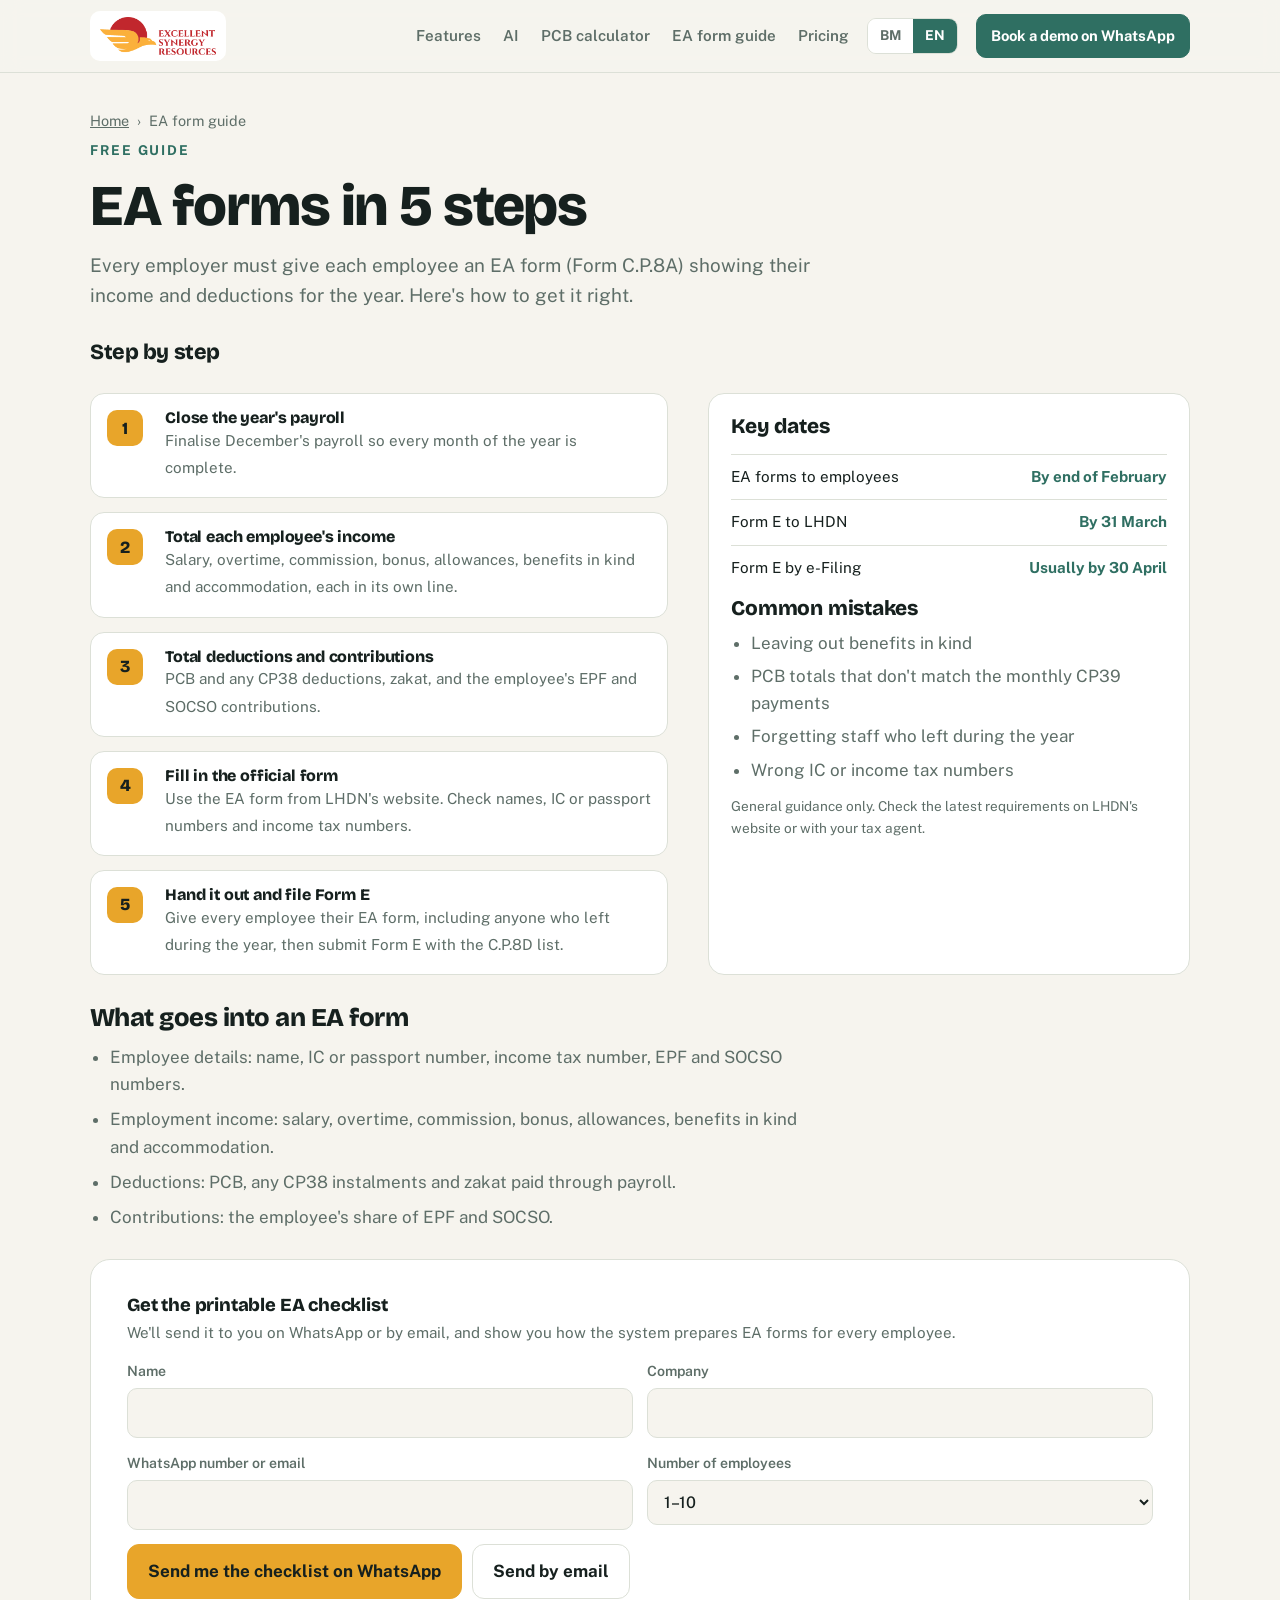
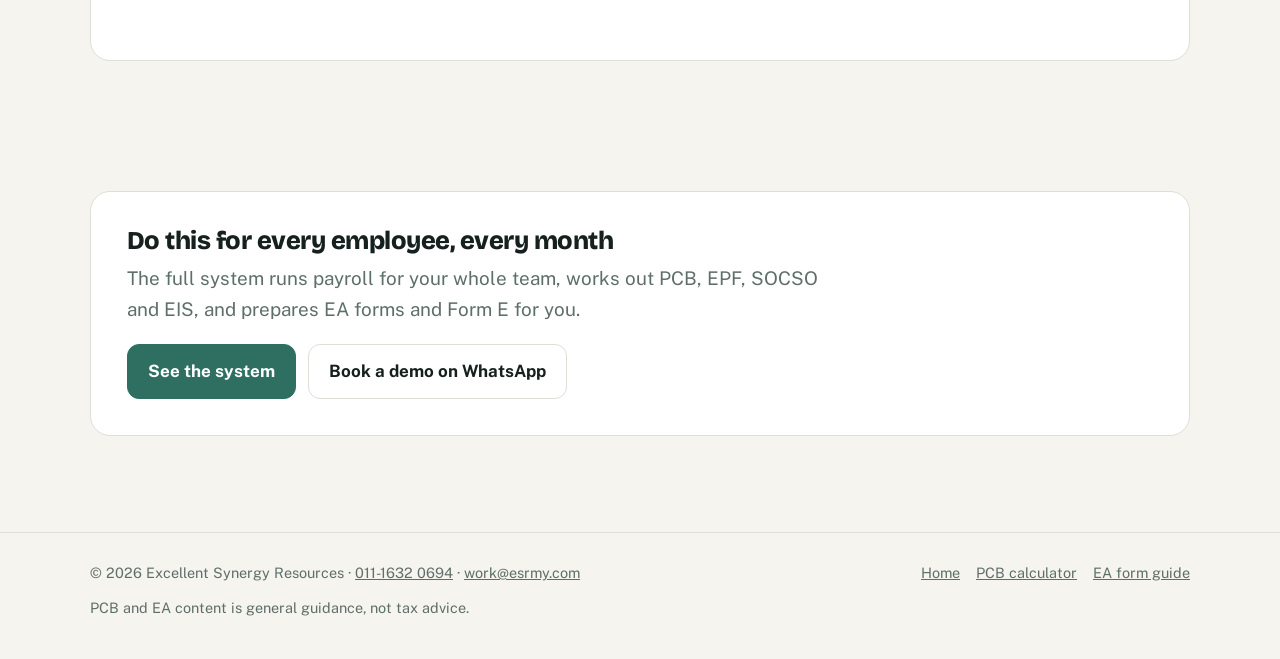
<file: en/ea-form-guide/index.html>
<!doctype html>
<html lang="en">
<head>
<meta charset="utf-8">
<meta name="viewport" content="width=device-width, initial-scale=1, viewport-fit=cover">
<title>EA Form Guide for Employers: 5 Steps and Deadlines | ESR</title>
<meta name="description" content="How to prepare EA forms (Form C.P.8A) for your employees: what to include, the February deadline, Form E and the mistakes to avoid.">
<meta name="robots" content="index, follow, max-image-preview:large">
<link rel="canonical" href="https://hrmanagement.esrmy.com/en/ea-form-guide/">
<link rel="alternate" hreflang="ms-MY" href="https://hrmanagement.esrmy.com/panduan-borang-ea/"><link rel="alternate" hreflang="en" href="https://hrmanagement.esrmy.com/en/ea-form-guide/"><link rel="alternate" hreflang="x-default" href="https://hrmanagement.esrmy.com/panduan-borang-ea/">
<meta property="og:type" content="website"><meta property="og:site_name" content="Excellent Synergy Resources"><meta property="og:url" content="https://hrmanagement.esrmy.com/en/ea-form-guide/">
<meta property="og:title" content="EA Form Guide for Employers: 5 Steps and Deadlines | ESR"><meta property="og:description" content="How to prepare EA forms (Form C.P.8A) for your employees: what to include, the February deadline, Form E and the mistakes to avoid.">
<meta property="og:image" content="https://hrmanagement.esrmy.com/assets/img/og-en.png"><meta property="og:image:width" content="1200"><meta property="og:image:height" content="630"><meta property="og:image:alt" content="Excellent Synergy Resources HR, payroll and finance system">
<meta property="og:locale" content="en_MY"><meta property="og:locale:alternate" content="ms_MY">
<meta name="twitter:card" content="summary_large_image"><meta name="twitter:title" content="EA Form Guide for Employers: 5 Steps and Deadlines | ESR"><meta name="twitter:description" content="How to prepare EA forms (Form C.P.8A) for your employees: what to include, the February deadline, Form E and the mistakes to avoid."><meta name="twitter:image" content="https://hrmanagement.esrmy.com/assets/img/og-en.png">
<meta name="theme-color" content="#2F6F62">
<link rel="icon" type="image/png" sizes="32x32" href="/assets/img/icon-32.png"><link rel="icon" type="image/png" sizes="192x192" href="/assets/img/icon-192.png"><link rel="apple-touch-icon" href="/assets/img/apple-touch-icon.png">
<link rel="preconnect" href="https://fonts.googleapis.com"><link rel="preconnect" href="https://fonts.gstatic.com" crossorigin>
<link href="https://fonts.googleapis.com/css2?family=Bricolage+Grotesque:opsz,wght@12..96,600;12..96,800&family=Public+Sans:wght@400;500;600;700&display=swap" rel="stylesheet">
<link rel="stylesheet" href="/assets/css/style.css">
<script type="application/ld+json">{"@context": "https://schema.org", "@graph": [{"@type": "Organization", "@id": "https://hrmanagement.esrmy.com/#org", "name": "Excellent Synergy Resources", "url": "https://hrmanagement.esrmy.com/", "logo": "https://hrmanagement.esrmy.com/assets/img/logo.png", "email": "work@esrmy.com", "contactPoint": {"@type": "ContactPoint", "telephone": "+60-11-1632-0694", "contactType": "sales", "areaServed": ["MY", "SG"], "availableLanguage": ["ms", "en"]}}, {"@type": "BreadcrumbList", "itemListElement": [{"@type": "ListItem", "position": 1, "name": "Home", "item": "https://hrmanagement.esrmy.com/en/"}, {"@type": "ListItem", "position": 2, "name": "EA form guide", "item": "https://hrmanagement.esrmy.com/en/ea-form-guide/"}]}, {"@type": "Article", "headline": "EA forms in 5 steps", "description": "How to prepare EA forms (Form C.P.8A) for your employees: what to include, the February deadline, Form E and the mistakes to avoid.", "inLanguage": "en", "datePublished": "2026-10-13", "dateModified": "2026-10-13", "author": {"@id": "https://hrmanagement.esrmy.com/#org"}, "publisher": {"@id": "https://hrmanagement.esrmy.com/#org"}, "mainEntityOfPage": "https://hrmanagement.esrmy.com/en/ea-form-guide/", "image": "https://hrmanagement.esrmy.com/assets/img/og-en.png"}]}</script>
</head>
<body><header class="top"><div class="wrap">
  <a class="logo-tile" href="/en/"><img src="/assets/img/logo.png" width="422" height="138" alt="Excellent Synergy Resources" style="height:38px;width:auto"></a>
  <nav class="links" aria-label="Sections"><a href="/en/#features">Features</a><a href="/en/#ai">AI</a><a href="/en/pcb-calculator/">PCB calculator</a><a href="/en/ea-form-guide/">EA form guide</a><a href="/en/#pricing">Pricing</a></nav>
  <div class="langsw" role="group" aria-label="Language / Bahasa"><a href="/panduan-borang-ea/" hreflang="ms" lang="ms" aria-current="false">BM</a><a href="/en/ea-form-guide/" hreflang="en" lang="en" aria-current="true">EN</a></div>
  <a class="btn primary small demo" href="https://wa.me/601116320694?text=Hi%2C%20I%27d%20like%20to%20book%20a%20demo%20of%20the%20HR%2C%20payroll%20and%20finance%20system." target="_blank" rel="noopener">Book a demo on WhatsApp</a>
</div></header>
<main><section style="padding-top:10px"><div class="wrap"><nav class="crumbs" aria-label="Breadcrumb"><a href="/en/">Home</a><span>›</span>EA form guide</nav>
<p class="kicker">Free guide</p><h1 class="page-h1">EA forms in 5 steps</h1><p class="lead" style="margin-top:14px">Every employer must give each employee an EA form (Form C.P.8A) showing their income and deductions for the year. Here&#x27;s how to get it right.</p>
<h2 style="font-size:1.35rem;margin:30px 0 0">Step by step</h2>
<div class="guide"><ol class="steps"><li><div><h3 style="font-size:1rem">Close the year&#x27;s payroll</h3><span>Finalise December&#x27;s payroll so every month of the year is complete.</span></div></li><li><div><h3 style="font-size:1rem">Total each employee&#x27;s income</h3><span>Salary, overtime, commission, bonus, allowances, benefits in kind and accommodation, each in its own line.</span></div></li><li><div><h3 style="font-size:1rem">Total deductions and contributions</h3><span>PCB and any CP38 deductions, zakat, and the employee&#x27;s EPF and SOCSO contributions.</span></div></li><li><div><h3 style="font-size:1rem">Fill in the official form</h3><span>Use the EA form from LHDN&#x27;s website. Check names, IC or passport numbers and income tax numbers.</span></div></li><li><div><h3 style="font-size:1rem">Hand it out and file Form E</h3><span>Give every employee their EA form, including anyone who left during the year, then submit Form E with the C.P.8D list.</span></div></li></ol>
<div class="side"><h3>Key dates</h3><div class="dates"><div><span>EA forms to employees</span><b>By end of February</b></div><div><span>Form E to LHDN</span><b>By 31 March</b></div><div><span>Form E by e-Filing</span><b>Usually by 30 April</b></div></div>
<h3 style="margin-top:18px">Common mistakes</h3><ul><li>Leaving out benefits in kind</li><li>PCB totals that don&#x27;t match the monthly CP39 payments</li><li>Forgetting staff who left during the year</li><li>Wrong IC or income tax numbers</li></ul><p class="fine">General guidance only. Check the latest requirements on LHDN&#x27;s website or with your tax agent.</p></div></div>
<div class="prose"><h2>What goes into an EA form</h2><ul><li>Employee details: name, IC or passport number, income tax number, EPF and SOCSO numbers.</li><li>Employment income: salary, overtime, commission, bonus, allowances, benefits in kind and accommodation.</li><li>Deductions: PCB, any CP38 instalments and zakat paid through payroll.</li><li>Contributions: the employee&#x27;s share of EPF and SOCSO.</li></ul></div>
<div class="tool" style="margin-top:28px"><div class="lead-box" style="margin:0;border:0;padding:0">
<h3>Get the printable EA checklist</h3><p>We&#x27;ll send it to you on WhatsApp or by email, and show you how the system prepares EA forms for every employee.</p>
<form class="fields lead-form" data-kind="ea" onsubmit="return false">
<label class="field"><span>Name</span><input name="name" autocomplete="name"></label>
<label class="field"><span>Company</span><input name="company" autocomplete="organization"></label>
<label class="field"><span>WhatsApp number or email</span><input name="contact" autocomplete="tel"></label>
<label class="field"><span>Number of employees</span><select name="size"><option>1–10</option><option>11–50</option><option>51–200</option><option>200+</option></select></label>
</form>
<div class="lead-actions"><button class="btn gold" data-send="wa" data-kind="ea">Send me the checklist on WhatsApp</button><button class="btn" data-send="mail" data-kind="ea">Send by email</button></div>
<div class="err" data-err="ea" role="alert"></div></div></div></div></section>
<section style="padding-top:0"><div class="wrap"><div class="tool" style="display:flex;flex-wrap:wrap;gap:20px;align-items:center;justify-content:space-between"><div><h2 style="font-size:1.6rem">Do this for every employee, every month</h2><p class="lead" style="margin-top:8px">The full system runs payroll for your whole team, works out PCB, EPF, SOCSO and EIS, and prepares EA forms and Form E for you.</p></div><div class="ctas" style="display:flex;gap:12px;flex-wrap:wrap"><a class="btn primary" href="/en/">See the system</a><a class="btn" href="https://wa.me/601116320694?text=Hi%2C%20I%27d%20like%20to%20book%20a%20demo%20of%20the%20HR%2C%20payroll%20and%20finance%20system." target="_blank" rel="noopener">Book a demo on WhatsApp</a></div></div></div></section></main>
<footer><div class="wrap"><span>© 2026 Excellent Synergy Resources · <a href="tel:+601116320694">011-1632 0694</a> · <a href="mailto:work@esrmy.com">work@esrmy.com</a></span>
<nav aria-label="Footer"><a href="/en/">Home</a><a href="/en/pcb-calculator/">PCB calculator</a><a href="/en/ea-form-guide/">EA form guide</a></nav>
<span>PCB and EA content is general guidance, not tax advice.</span></div></footer>
<script src="/assets/js/main.js" defer></script>
</body>
</html>
</file>
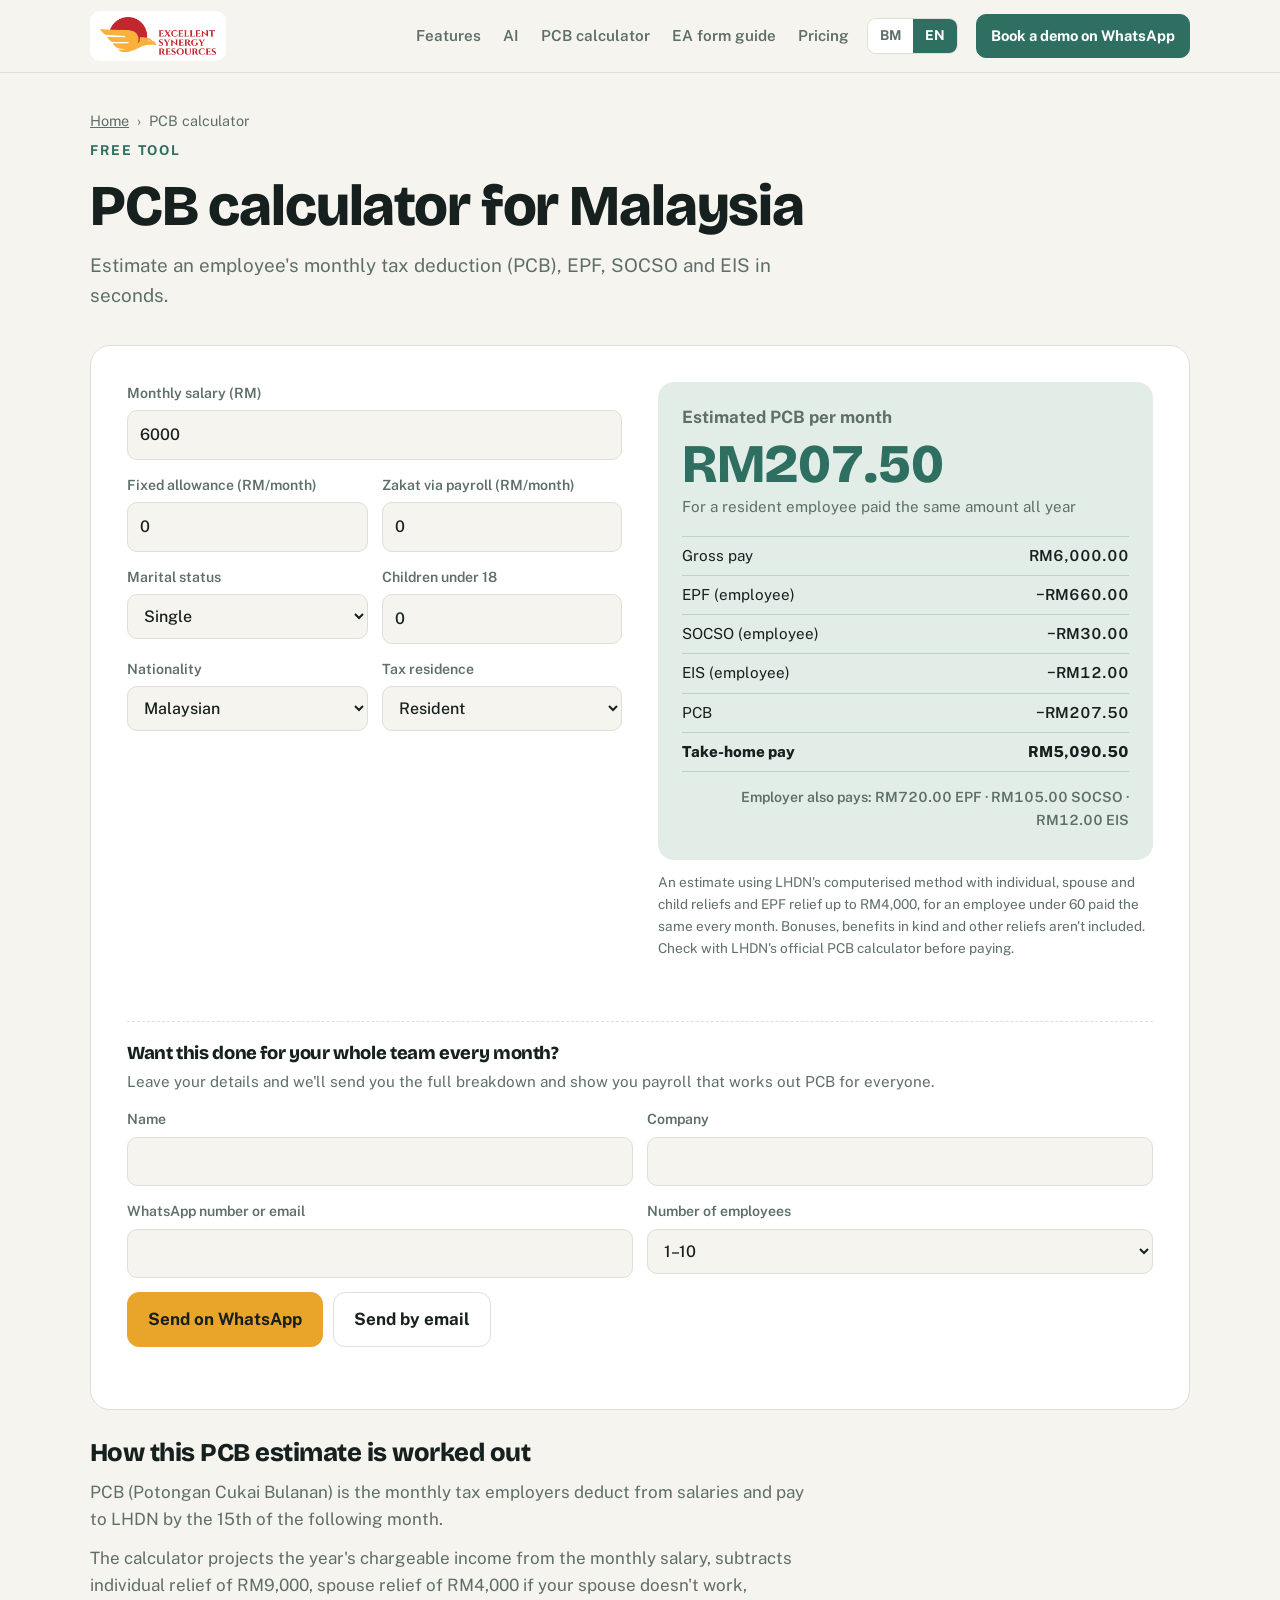
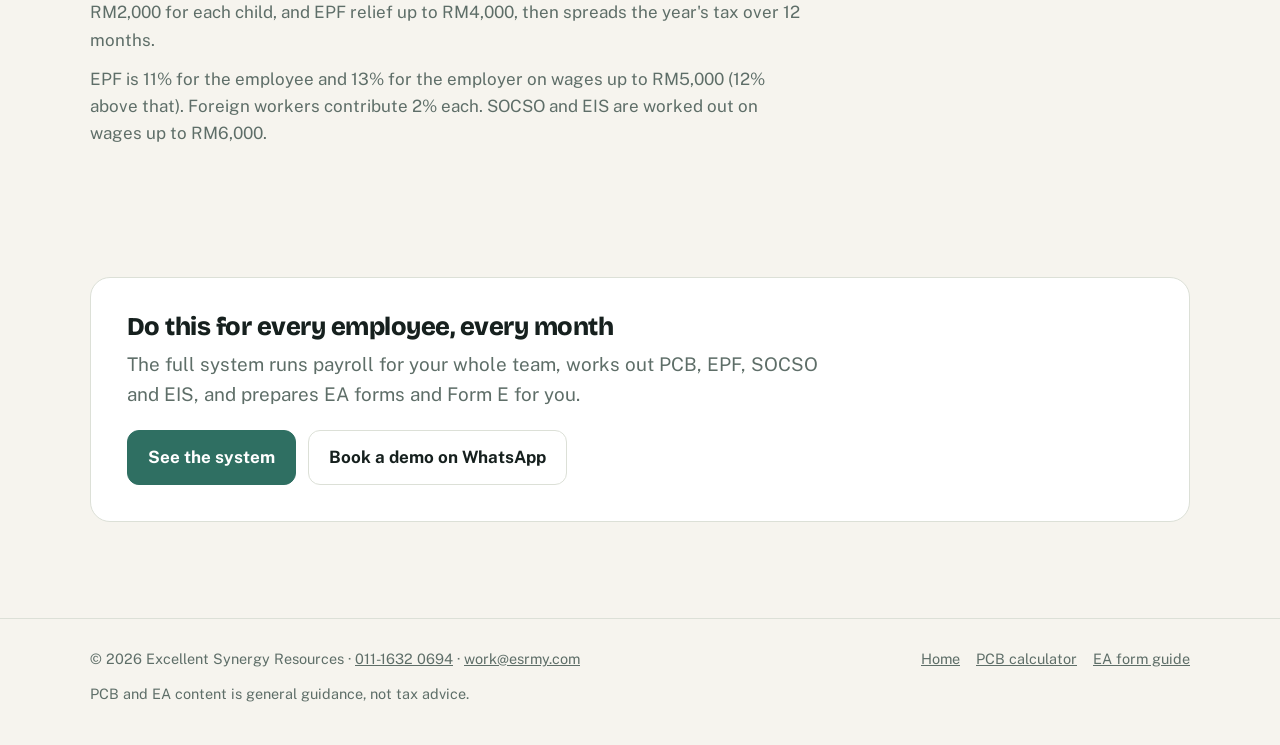
<file: en/pcb-calculator/index.html>
<!doctype html>
<html lang="en">
<head>
<meta charset="utf-8">
<meta name="viewport" content="width=device-width, initial-scale=1, viewport-fit=cover">
<title>Free PCB Calculator Malaysia 2026: PCB, EPF, SOCSO, EIS</title>
<meta name="description" content="Work out an employee&#x27;s monthly tax deduction (PCB), EPF, SOCSO, EIS and take-home pay in seconds. Free, using LHDN&#x27;s computerised method.">
<meta name="robots" content="index, follow, max-image-preview:large">
<link rel="canonical" href="https://hrmanagement.esrmy.com/en/pcb-calculator/">
<link rel="alternate" hreflang="ms-MY" href="https://hrmanagement.esrmy.com/kalkulator-pcb/"><link rel="alternate" hreflang="en" href="https://hrmanagement.esrmy.com/en/pcb-calculator/"><link rel="alternate" hreflang="x-default" href="https://hrmanagement.esrmy.com/kalkulator-pcb/">
<meta property="og:type" content="website"><meta property="og:site_name" content="Excellent Synergy Resources"><meta property="og:url" content="https://hrmanagement.esrmy.com/en/pcb-calculator/">
<meta property="og:title" content="Free PCB Calculator Malaysia 2026: PCB, EPF, SOCSO, EIS"><meta property="og:description" content="Work out an employee&#x27;s monthly tax deduction (PCB), EPF, SOCSO, EIS and take-home pay in seconds. Free, using LHDN&#x27;s computerised method.">
<meta property="og:image" content="https://hrmanagement.esrmy.com/assets/img/og-en.png"><meta property="og:image:width" content="1200"><meta property="og:image:height" content="630"><meta property="og:image:alt" content="Excellent Synergy Resources HR, payroll and finance system">
<meta property="og:locale" content="en_MY"><meta property="og:locale:alternate" content="ms_MY">
<meta name="twitter:card" content="summary_large_image"><meta name="twitter:title" content="Free PCB Calculator Malaysia 2026: PCB, EPF, SOCSO, EIS"><meta name="twitter:description" content="Work out an employee&#x27;s monthly tax deduction (PCB), EPF, SOCSO, EIS and take-home pay in seconds. Free, using LHDN&#x27;s computerised method."><meta name="twitter:image" content="https://hrmanagement.esrmy.com/assets/img/og-en.png">
<meta name="theme-color" content="#2F6F62">
<link rel="icon" type="image/png" sizes="32x32" href="/assets/img/icon-32.png"><link rel="icon" type="image/png" sizes="192x192" href="/assets/img/icon-192.png"><link rel="apple-touch-icon" href="/assets/img/apple-touch-icon.png">
<link rel="preconnect" href="https://fonts.googleapis.com"><link rel="preconnect" href="https://fonts.gstatic.com" crossorigin>
<link href="https://fonts.googleapis.com/css2?family=Bricolage+Grotesque:opsz,wght@12..96,600;12..96,800&family=Public+Sans:wght@400;500;600;700&display=swap" rel="stylesheet">
<link rel="stylesheet" href="/assets/css/style.css">
<script type="application/ld+json">{"@context": "https://schema.org", "@graph": [{"@type": "Organization", "@id": "https://hrmanagement.esrmy.com/#org", "name": "Excellent Synergy Resources", "url": "https://hrmanagement.esrmy.com/", "logo": "https://hrmanagement.esrmy.com/assets/img/logo.png", "email": "work@esrmy.com", "contactPoint": {"@type": "ContactPoint", "telephone": "+60-11-1632-0694", "contactType": "sales", "areaServed": ["MY", "SG"], "availableLanguage": ["ms", "en"]}}, {"@type": "BreadcrumbList", "itemListElement": [{"@type": "ListItem", "position": 1, "name": "Home", "item": "https://hrmanagement.esrmy.com/en/"}, {"@type": "ListItem", "position": 2, "name": "PCB calculator", "item": "https://hrmanagement.esrmy.com/en/pcb-calculator/"}]}, {"@type": "WebApplication", "name": "PCB calculator for Malaysia", "url": "https://hrmanagement.esrmy.com/en/pcb-calculator/", "applicationCategory": "FinanceApplication", "operatingSystem": "Web", "inLanguage": "en", "description": "Work out an employee's monthly tax deduction (PCB), EPF, SOCSO, EIS and take-home pay in seconds. Free, using LHDN's computerised method.", "offers": {"@type": "Offer", "price": "0", "priceCurrency": "MYR"}, "publisher": {"@id": "https://hrmanagement.esrmy.com/#org"}}]}</script>
</head>
<body><header class="top"><div class="wrap">
  <a class="logo-tile" href="/en/"><img src="/assets/img/logo.png" width="422" height="138" alt="Excellent Synergy Resources" style="height:38px;width:auto"></a>
  <nav class="links" aria-label="Sections"><a href="/en/#features">Features</a><a href="/en/#ai">AI</a><a href="/en/pcb-calculator/">PCB calculator</a><a href="/en/ea-form-guide/">EA form guide</a><a href="/en/#pricing">Pricing</a></nav>
  <div class="langsw" role="group" aria-label="Language / Bahasa"><a href="/kalkulator-pcb/" hreflang="ms" lang="ms" aria-current="false">BM</a><a href="/en/pcb-calculator/" hreflang="en" lang="en" aria-current="true">EN</a></div>
  <a class="btn primary small demo" href="https://wa.me/601116320694?text=Hi%2C%20I%27d%20like%20to%20book%20a%20demo%20of%20the%20HR%2C%20payroll%20and%20finance%20system." target="_blank" rel="noopener">Book a demo on WhatsApp</a>
</div></header>
<main><section style="padding-top:10px"><div class="wrap"><nav class="crumbs" aria-label="Breadcrumb"><a href="/en/">Home</a><span>›</span>PCB calculator</nav>
<p class="kicker">Free tool</p><h1 class="page-h1">PCB calculator for Malaysia</h1><p class="lead" style="margin-top:14px">Estimate an employee&#x27;s monthly tax deduction (PCB), EPF, SOCSO and EIS in seconds.</p>
<div class="tool calc">
<form id="pcbForm" class="fields" onsubmit="return false">
<label class="field full"><span>Monthly salary (RM)</span><input name="salary" type="number" min="0" step="50" value="6000" inputmode="decimal"></label>
<label class="field"><span>Fixed allowance (RM/month)</span><input name="allow" type="number" min="0" step="10" value="0" inputmode="decimal"></label>
<label class="field"><span>Zakat via payroll (RM/month)</span><input name="zakat" type="number" min="0" step="5" value="0" inputmode="decimal"></label>
<label class="field"><span>Marital status</span><select name="marital"><option value="1">Single</option><option value="3">Married, spouse working</option><option value="2">Married, spouse not working</option></select></label>
<label class="field"><span>Children under 18</span><input name="kids" type="number" min="0" max="20" step="1" value="0" inputmode="numeric"></label>
<label class="field"><span>Nationality</span><select name="nat"><option value="my">Malaysian</option><option value="fx">Foreign worker</option></select></label>
<label class="field"><span>Tax residence</span><select name="res"><option value="r">Resident</option><option value="nr">Non-resident</option></select></label>
</form>
<div><div class="result" aria-live="polite"><div style="font-weight:700;color:var(--muted)">Estimated PCB per month</div><div class="big" id="pcbOut">RM207.50</div><div id="pcbSub" style="color:var(--muted);font-size:.95rem">For a resident employee paid the same amount all year</div>
<table class="rtable"><tbody>
<tr><td>Gross pay</td><td id="vGross">RM6,000.00</td></tr><tr><td>EPF (employee)</td><td id="vEpf">−RM660.00</td></tr><tr><td>SOCSO (employee)</td><td id="vSocso">−RM30.00</td></tr><tr><td>EIS (employee)</td><td id="vEis">−RM12.00</td></tr><tr><td>PCB</td><td id="vPcb">−RM207.50</td></tr><tr id="rowZakat" hidden><td>Zakat</td><td id="vZakat">−RM0.00</td></tr>
<tr class="tot"><td>Take-home pay</td><td id="vNet">RM5,090.50</td></tr>
<tr><td colspan="2" style="padding-top:14px;color:var(--muted);font-size:.88rem">Employer also pays: <span id="vEr1">RM720.00</span> EPF · <span id="vEr2">RM105.00</span> SOCSO · <span id="vEr3">RM12.00</span> EIS</td></tr>
</tbody></table></div><p class="fine">An estimate using LHDN&#x27;s computerised method with individual, spouse and child reliefs and EPF relief up to RM4,000, for an employee under 60 paid the same every month. Bonuses, benefits in kind and other reliefs aren&#x27;t included. Check with LHDN&#x27;s official PCB calculator before paying.</p></div>
<div class="lead-box" style="grid-column:1/-1">
<h2 style="font-size:1.15rem">Want this done for your whole team every month?</h2><p>Leave your details and we&#x27;ll send you the full breakdown and show you payroll that works out PCB for everyone.</p>
<form class="fields lead-form" data-kind="pcb" onsubmit="return false">
<label class="field"><span>Name</span><input name="name" autocomplete="name"></label>
<label class="field"><span>Company</span><input name="company" autocomplete="organization"></label>
<label class="field"><span>WhatsApp number or email</span><input name="contact" autocomplete="tel"></label>
<label class="field"><span>Number of employees</span><select name="size"><option>1–10</option><option>11–50</option><option>51–200</option><option>200+</option></select></label>
</form>
<div class="lead-actions"><button class="btn gold" data-send="wa" data-kind="pcb">Send on WhatsApp</button><button class="btn" data-send="mail" data-kind="pcb">Send by email</button></div>
<div class="err" data-err="pcb" role="alert"></div></div>
</div>
<div class="prose"><h2>How this PCB estimate is worked out</h2><p>PCB (Potongan Cukai Bulanan) is the monthly tax employers deduct from salaries and pay to LHDN by the 15th of the following month.</p><p>The calculator projects the year&#x27;s chargeable income from the monthly salary, subtracts individual relief of RM9,000, spouse relief of RM4,000 if your spouse doesn&#x27;t work, RM2,000 for each child, and EPF relief up to RM4,000, then spreads the year&#x27;s tax over 12 months.</p><p>EPF is 11% for the employee and 13% for the employer on wages up to RM5,000 (12% above that). Foreign workers contribute 2% each. SOCSO and EIS are worked out on wages up to RM6,000.</p></div></div></section>
<section style="padding-top:0"><div class="wrap"><div class="tool" style="display:flex;flex-wrap:wrap;gap:20px;align-items:center;justify-content:space-between"><div><h2 style="font-size:1.6rem">Do this for every employee, every month</h2><p class="lead" style="margin-top:8px">The full system runs payroll for your whole team, works out PCB, EPF, SOCSO and EIS, and prepares EA forms and Form E for you.</p></div><div class="ctas" style="display:flex;gap:12px;flex-wrap:wrap"><a class="btn primary" href="/en/">See the system</a><a class="btn" href="https://wa.me/601116320694?text=Hi%2C%20I%27d%20like%20to%20book%20a%20demo%20of%20the%20HR%2C%20payroll%20and%20finance%20system." target="_blank" rel="noopener">Book a demo on WhatsApp</a></div></div></div></section></main>
<footer><div class="wrap"><span>© 2026 Excellent Synergy Resources · <a href="tel:+601116320694">011-1632 0694</a> · <a href="mailto:work@esrmy.com">work@esrmy.com</a></span>
<nav aria-label="Footer"><a href="/en/">Home</a><a href="/en/pcb-calculator/">PCB calculator</a><a href="/en/ea-form-guide/">EA form guide</a></nav>
<span>PCB and EA content is general guidance, not tax advice.</span></div></footer>
<script src="/assets/js/main.js" defer></script>
</body>
</html>
</file>
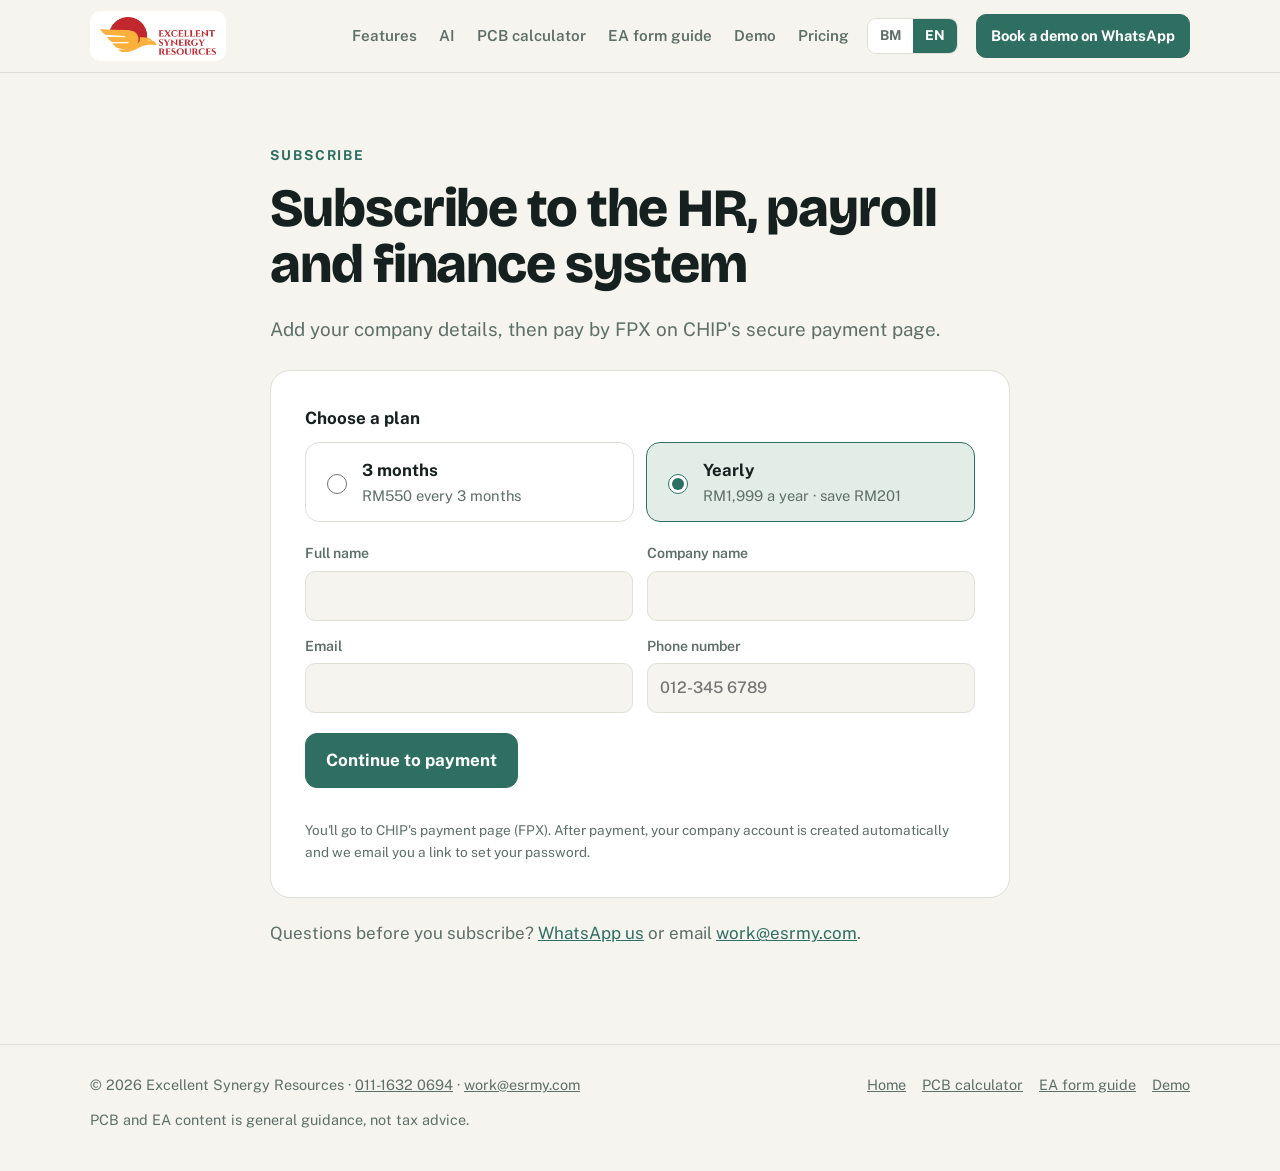
<file: en/subscribe/index.html>
<!doctype html>
<html lang="en">
<head>
<meta charset="utf-8">
<meta name="viewport" content="width=device-width, initial-scale=1, viewport-fit=cover">
<title>Subscribe to the HR, payroll and finance system | ESR</title>
<meta name="description" content="Subscribe to the Excellent Synergy Resources HR, payroll and finance system. RM550 every 3 months or RM1,999 a year, paid by FPX.">
<meta name="robots" content="noindex, follow">
<link rel="canonical" href="https://hrmanagement.esrmy.com/en/subscribe/">
<link rel="alternate" hreflang="ms-MY" href="https://hrmanagement.esrmy.com/langgan/"><link rel="alternate" hreflang="en" href="https://hrmanagement.esrmy.com/en/subscribe/"><link rel="alternate" hreflang="x-default" href="https://hrmanagement.esrmy.com/langgan/">
<meta name="theme-color" content="#2F6F62">
<link rel="icon" type="image/png" sizes="32x32" href="/assets/img/icon-32.png"><link rel="icon" type="image/png" sizes="192x192" href="/assets/img/icon-192.png"><link rel="apple-touch-icon" href="/assets/img/apple-touch-icon.png">
<link rel="preconnect" href="https://fonts.googleapis.com"><link rel="preconnect" href="https://fonts.gstatic.com" crossorigin>
<link href="https://fonts.googleapis.com/css2?family=Bricolage+Grotesque:opsz,wght@12..96,600;12..96,800&family=Public+Sans:wght@400;500;600;700&display=swap" rel="stylesheet">
<link rel="stylesheet" href="/assets/css/style.css">
</head>
<body><header class="top"><div class="wrap">
  <a class="logo-tile" href="/en/"><img src="/assets/img/logo.png" width="422" height="138" alt="Excellent Synergy Resources" style="height:38px;width:auto"></a>
  <nav class="links" aria-label="Sections"><a href="/en/#features">Features</a><a href="/en/#ai">AI</a><a href="/en/pcb-calculator/">PCB calculator</a><a href="/en/ea-form-guide/">EA form guide</a><a href="/en/#demo">Demo</a><a href="/en/#pricing">Pricing</a></nav>
  <div class="langsw" role="group" aria-label="Language / Bahasa"><a href="/langgan/" hreflang="ms" lang="ms" aria-current="false">BM</a><a href="/en/subscribe/" hreflang="en" lang="en" aria-current="true">EN</a></div>
  <a class="btn primary small demo" href="https://wa.me/601116320694?text=Hi%2C%20I%27d%20like%20to%20book%20a%20demo%20of%20the%20HR%2C%20payroll%20and%20finance%20system." target="_blank" rel="noopener">Book a demo on WhatsApp</a>
</div></header>
<main>
<section class="hero"><div class="wrap" style="max-width:820px"><p class="kicker">Subscribe</p><h1>Subscribe to the HR, payroll and finance system</h1><p class="lead" style="margin:20px 0 26px">Add your company details, then pay by FPX on CHIP&#x27;s secure payment page.</p>
<form id="form" class="subscribe" method="post" action="/api/chip-checkout.php"><p class="notice" data-status="failed" role="alert" hidden>The payment didn&#x27;t go through. Please try again, or contact us at 011-1632 0694.</p><p class="notice" data-status="cancelled" role="alert" hidden>Payment cancelled. You can try again any time.</p><p class="notice" data-status="invalid" role="alert" hidden>Please check your name, company name, email and phone number.</p><p class="notice" data-status="error" role="alert" hidden>Sorry, the payment page can&#x27;t be opened right now. Please try again shortly or contact us at 011-1632 0694.</p>
<fieldset class="planpick"><legend>Choose a plan</legend><label class="opt"><input type="radio" name="plan" value="quarterly"><b>3 months</b><span>RM550 every 3 months</span></label><label class="opt"><input type="radio" name="plan" value="yearly" checked><b>Yearly</b><span>RM1,999 a year · save RM201</span></label></fieldset>
<div class="fields"><label class="field">Full name<input name="name" autocomplete="name" maxlength="128" required></label><label class="field">Company name<input name="company" autocomplete="organization" maxlength="128" required></label><label class="field">Email<input type="email" name="email" autocomplete="email" maxlength="160" required></label><label class="field">Phone number<input type="tel" name="phone" autocomplete="tel" placeholder="012-345 6789" maxlength="20" required></label></div>
<input type="hidden" name="lang" value="en"><label class="hp" aria-hidden="true">Website<input name="website" tabindex="-1" autocomplete="off"></label>
<button class="btn primary" type="submit">Continue to payment</button><p class="fine">You&#x27;ll go to CHIP&#x27;s payment page (FPX). After payment, your company account is created automatically and we email you a link to set your password.</p></form>
<p class="help">Questions before you subscribe? <a href="https://wa.me/601116320694?text=Hi%2C%20I%20have%20a%20question%20about%20subscribing%20to%20the%20HR%2C%20payroll%20and%20finance%20system." target="_blank" rel="noopener">WhatsApp us</a> or email <a href="mailto:work@esrmy.com">work@esrmy.com</a>.</p></div></section>
</main>
<footer><div class="wrap"><span>© 2026 Excellent Synergy Resources · <a href="tel:+601116320694">011-1632 0694</a> · <a href="mailto:work@esrmy.com">work@esrmy.com</a></span>
<nav aria-label="Footer"><a href="/en/">Home</a><a href="/en/pcb-calculator/">PCB calculator</a><a href="/en/ea-form-guide/">EA form guide</a><a href="/demo/hr/?lang=en">Demo</a></nav>
<span>PCB and EA content is general guidance, not tax advice.</span></div></footer>
<script src="/assets/js/main.js" defer></script>
</body>
</html>
</file>
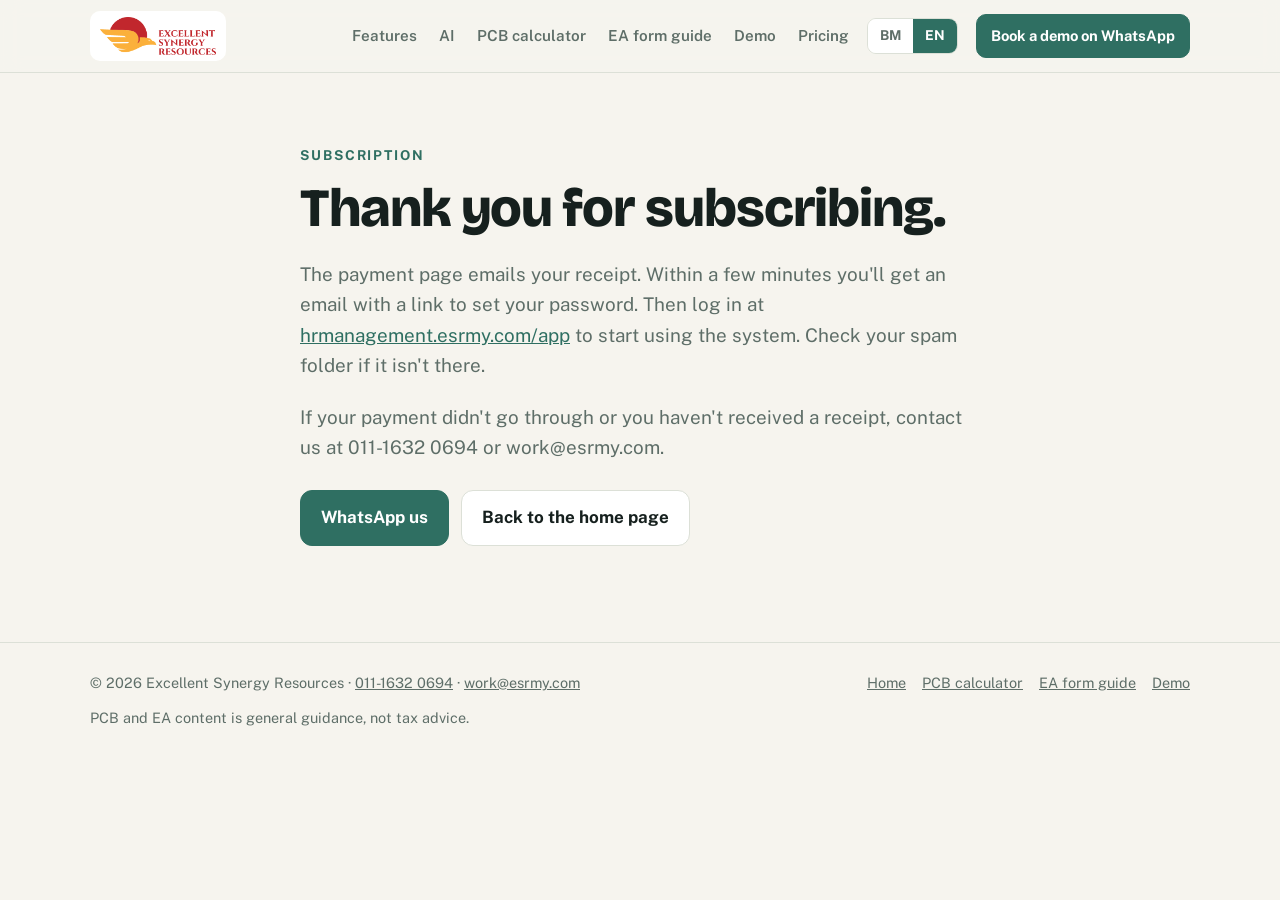
<file: en/subscription-confirmed/index.html>
<!doctype html>
<html lang="en">
<head>
<meta charset="utf-8">
<meta name="viewport" content="width=device-width, initial-scale=1, viewport-fit=cover">
<title>Thank you for subscribing | ESR</title>
<meta name="description" content="Subscription confirmation for the Excellent Synergy Resources HR, payroll and finance system.">
<meta name="robots" content="noindex, follow">
<link rel="canonical" href="https://hrmanagement.esrmy.com/en/subscription-confirmed/">
<link rel="alternate" hreflang="ms-MY" href="https://hrmanagement.esrmy.com/langganan-berjaya/"><link rel="alternate" hreflang="en" href="https://hrmanagement.esrmy.com/en/subscription-confirmed/"><link rel="alternate" hreflang="x-default" href="https://hrmanagement.esrmy.com/langganan-berjaya/">
<meta name="theme-color" content="#2F6F62">
<link rel="icon" type="image/png" sizes="32x32" href="/assets/img/icon-32.png"><link rel="icon" type="image/png" sizes="192x192" href="/assets/img/icon-192.png"><link rel="apple-touch-icon" href="/assets/img/apple-touch-icon.png">
<link rel="preconnect" href="https://fonts.googleapis.com"><link rel="preconnect" href="https://fonts.gstatic.com" crossorigin>
<link href="https://fonts.googleapis.com/css2?family=Bricolage+Grotesque:opsz,wght@12..96,600;12..96,800&family=Public+Sans:wght@400;500;600;700&display=swap" rel="stylesheet">
<link rel="stylesheet" href="/assets/css/style.css">
</head>
<body><header class="top"><div class="wrap">
  <a class="logo-tile" href="/en/"><img src="/assets/img/logo.png" width="422" height="138" alt="Excellent Synergy Resources" style="height:38px;width:auto"></a>
  <nav class="links" aria-label="Sections"><a href="/en/#features">Features</a><a href="/en/#ai">AI</a><a href="/en/pcb-calculator/">PCB calculator</a><a href="/en/ea-form-guide/">EA form guide</a><a href="/en/#demo">Demo</a><a href="/en/#pricing">Pricing</a></nav>
  <div class="langsw" role="group" aria-label="Language / Bahasa"><a href="/langganan-berjaya/" hreflang="ms" lang="ms" aria-current="false">BM</a><a href="/en/subscription-confirmed/" hreflang="en" lang="en" aria-current="true">EN</a></div>
  <a class="btn primary small demo" href="https://wa.me/601116320694?text=Hi%2C%20I%27d%20like%20to%20book%20a%20demo%20of%20the%20HR%2C%20payroll%20and%20finance%20system." target="_blank" rel="noopener">Book a demo on WhatsApp</a>
</div></header>
<main>
<section class="hero"><div class="wrap" style="max-width:760px"><p class="kicker">Subscription</p><h1>Thank you for subscribing.</h1><p class="lead" style="margin:22px 0">The payment page emails your receipt. Within a few minutes you&#x27;ll get an email with a link to set your password. Then log in at <a href="/app/?lang=en">hrmanagement.esrmy.com/app</a> to start using the system. Check your spam folder if it isn&#x27;t there.</p><p class="lead" style="margin-bottom:28px">If your payment didn&#x27;t go through or you haven&#x27;t received a receipt, contact us at 011-1632 0694 or work@esrmy.com.</p><div class="ctas"><a class="btn primary" href="https://wa.me/601116320694?text=Hi%2C%20I%27ve%20just%20subscribed%20to%20the%20HR%2C%20payroll%20and%20finance%20system." target="_blank" rel="noopener">WhatsApp us</a><a class="btn" href="/en/">Back to the home page</a></div></div></section>
</main>
<footer><div class="wrap"><span>© 2026 Excellent Synergy Resources · <a href="tel:+601116320694">011-1632 0694</a> · <a href="mailto:work@esrmy.com">work@esrmy.com</a></span>
<nav aria-label="Footer"><a href="/en/">Home</a><a href="/en/pcb-calculator/">PCB calculator</a><a href="/en/ea-form-guide/">EA form guide</a><a href="/demo/hr/?lang=en">Demo</a></nav>
<span>PCB and EA content is general guidance, not tax advice.</span></div></footer>
<script src="/assets/js/main.js" defer></script>
</body>
</html>
</file>
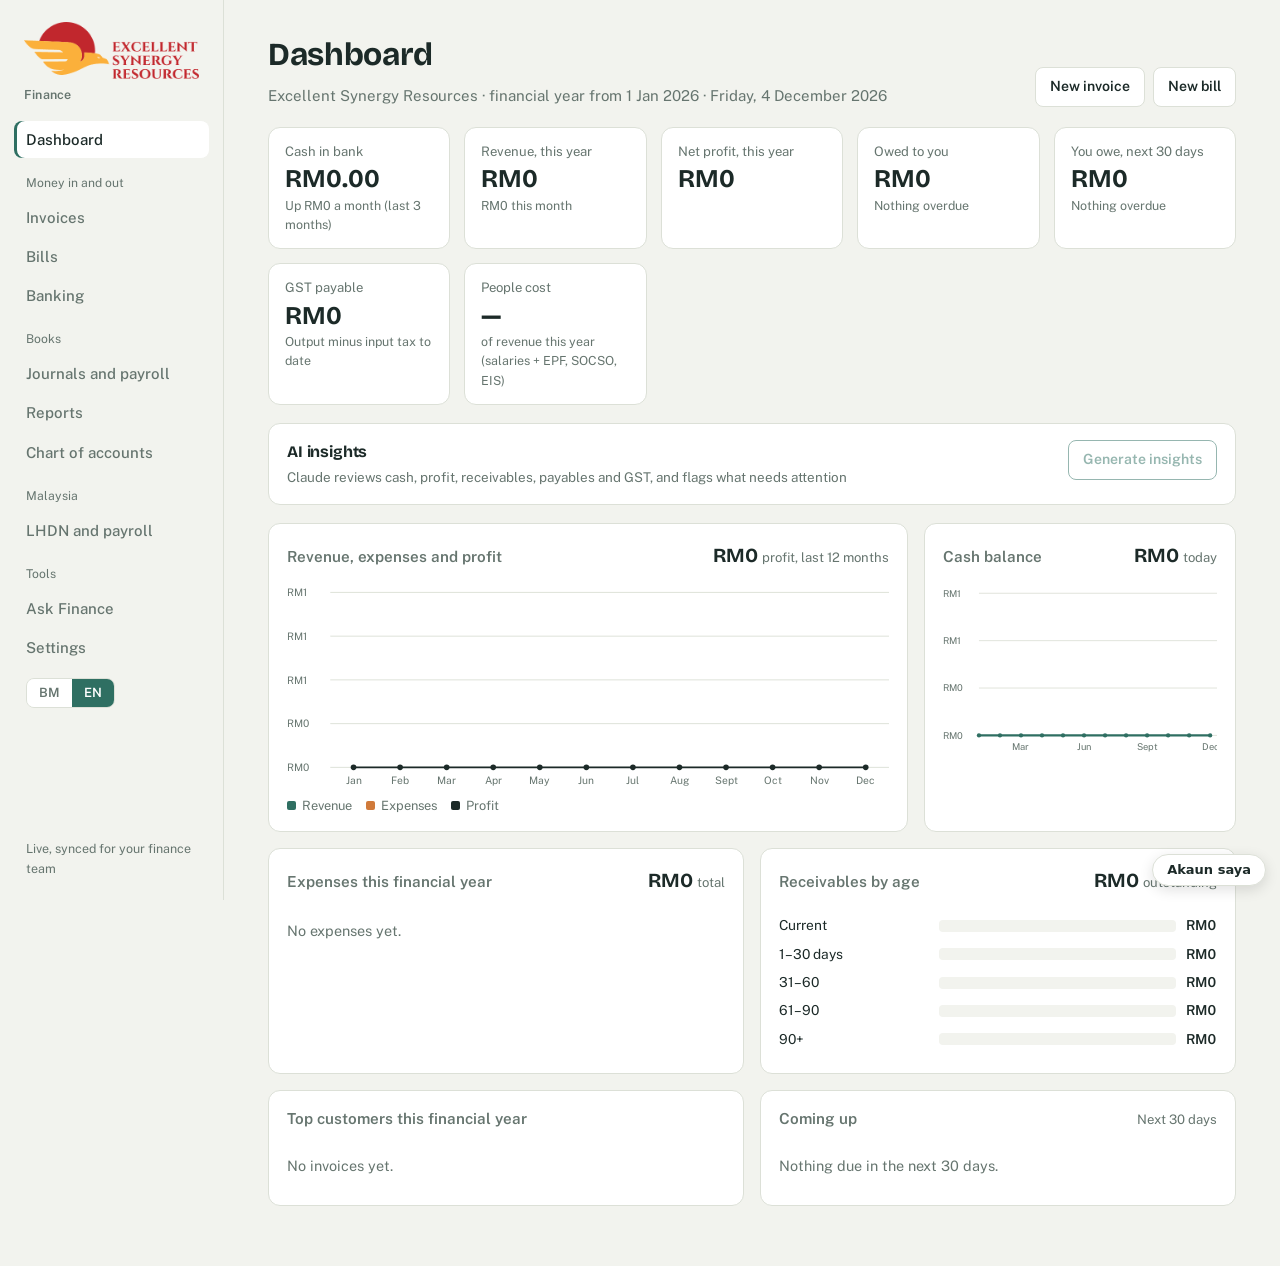
<file: app/finance/app.html>
<!doctype html>
<html lang="en">
<head>
<meta charset="utf-8">
<meta name="viewport" content="width=device-width, initial-scale=1, viewport-fit=cover">
<title>Kewangan / Finance | Excellent Synergy Resources</title>
<meta name="description" content="Try the finance system with sample data: invoices, bills, bank reconciliation, reports, payroll and LHDN forms.">
<meta name="robots" content="noindex">
<link rel="icon" type="image/png" sizes="32x32" href="/assets/img/icon-32.png">
<script src="/app/runtime.js?v=1" data-app="fin"></script>
<link rel="preconnect" href="https://fonts.googleapis.com">
<link rel="preconnect" href="https://fonts.gstatic.com" crossorigin>
<link href="https://fonts.googleapis.com/css2?family=Bricolage+Grotesque:opsz,wght@12..96,500;12..96,700&family=Public+Sans:wght@400;500;600&display=swap" rel="stylesheet">
<style>
:root{
  --bg:#F2F3EE;--surface:#FFFFFF;--ink:#1C2A28;--muted:#66756F;--line:#DCE0D7;
  --pine:#2F6F62;--pine-soft:#E2EDE8;--marigold:#C98A1E;--mari-soft:#F7ECD6;--danger:#B4453A;--danger-soft:#F6E2DE;--blue-soft:#E2ECF4;
  --c1:#2F6F62;--c2:#C98A1E;--c3:#3E78A3;--c4:#7A4E7E;--c5:#7D8F2F;--c6:#B8566F;--c7:#5C6B66;--c8:#D07A3A;
  --display:"Bricolage Grotesque","Avenir Next","Segoe UI",system-ui,sans-serif;--body:"Public Sans","Helvetica Neue","Segoe UI",system-ui,sans-serif;
  box-sizing:border-box;padding-top:env(safe-area-inset-top,0px);padding-bottom:env(safe-area-inset-bottom,0px);
}
@media (prefers-color-scheme: dark){:root:not([data-theme="light"]){--bg:#111816;--surface:#19221F;--ink:#E4EBE7;--muted:#93A39D;--line:#2B3633;--pine:#62B4A0;--pine-soft:#1F322D;--marigold:#E6B04E;--mari-soft:#3A2F1A;--danger:#E58474;--danger-soft:#3B2420;--blue-soft:#1D2A35;--c1:#62B4A0;--c2:#E6B04E;--c3:#6FA6D0;--c4:#B48AB8;--c5:#AABD5A;--c6:#E08AA0;--c7:#93A39D;--c8:#E89A5E}}
:root[data-theme="dark"]{--bg:#111816;--surface:#19221F;--ink:#E4EBE7;--muted:#93A39D;--line:#2B3633;--pine:#62B4A0;--pine-soft:#1F322D;--marigold:#E6B04E;--mari-soft:#3A2F1A;--danger:#E58474;--danger-soft:#3B2420;--blue-soft:#1D2A35;--c1:#62B4A0;--c2:#E6B04E;--c3:#6FA6D0;--c4:#B48AB8;--c5:#AABD5A;--c6:#E08AA0;--c7:#93A39D;--c8:#E89A5E}
*,*::before,*::after{box-sizing:inherit}
html{scroll-padding-top:env(safe-area-inset-top,0px)}
body{margin:0;background:var(--bg);color:var(--ink);font:15px/1.55 var(--body);-webkit-font-smoothing:antialiased}
button,input,select,textarea{font:inherit;color:inherit}
input,select,textarea{background:var(--surface);border:1px solid var(--line);border-radius:8px;padding:8px 11px;min-width:0}
:focus-visible{outline:2px solid var(--pine);outline-offset:2px}
h1,h2,h3{font-family:var(--display);font-weight:700;margin:0;letter-spacing:-.01em}
h1{font-size:2rem}h2{font-size:1.15rem}h3{font-size:1rem}
.app{display:grid;grid-template-columns:224px 1fr;min-height:100vh}
nav.rail{position:sticky;top:env(safe-area-inset-top,0px);height:100vh;overflow-y:auto;padding:22px 14px;border-right:1px solid var(--line);display:flex;flex-direction:column;gap:2px}
.brand{padding:0 10px 4px}.brand img{display:block}.brand .logo-full{width:100%;max-width:184px;height:auto}.brand .logo-icon{display:none;height:30px;width:auto}
.appname{font-size:.78rem;color:var(--muted);padding:0 10px 14px;font-weight:600;letter-spacing:.02em}
.navgrp{font-size:.76rem;color:var(--muted);padding:14px 12px 4px}
.navbtn{display:flex;align-items:center;justify-content:space-between;background:none;border:0;text-align:left;padding:7px 12px;border-radius:8px;cursor:pointer;color:var(--muted);font-weight:500}
.navbtn:hover{color:var(--ink);background:var(--pine-soft)}
.navbtn[aria-current="page"]{color:var(--ink);background:var(--surface);box-shadow:inset 3px 0 0 var(--pine)}
.pill{font-size:.72rem;background:var(--mari-soft);color:var(--marigold);padding:0 7px;border-radius:99px;font-weight:600}.pill:empty{display:none}
.rail .foot{margin-top:auto;font-size:.78rem;color:var(--muted);padding:16px 12px 0}
main{padding:30px clamp(16px,4vw,44px) 60px;max-width:1260px;width:100%;min-width:0}
.view[hidden]{display:none}
.head{display:flex;flex-wrap:wrap;align-items:flex-end;justify-content:space-between;gap:14px;margin-bottom:20px}
.head p{margin:4px 0 0;color:var(--muted)}
.row{display:flex;flex-wrap:wrap;gap:8px;align-items:center}
.btn{border:1px solid var(--line);background:var(--surface);padding:8px 14px;border-radius:8px;cursor:pointer;font-weight:600;font-size:.88rem;display:inline-flex;align-items:center;gap:6px;white-space:nowrap;text-decoration:none}
.btn:hover{border-color:var(--pine)}
.btn.primary{background:var(--pine);border-color:var(--pine);color:var(--surface)}
.btn.ai{border-color:var(--pine);color:var(--pine)}
.btn.danger{color:var(--danger)}
.btn.small{padding:4px 10px;font-size:.8rem}
.btn:disabled{opacity:.5;cursor:default}
.muted,.reasons{color:var(--muted)}.reasons{font-size:.8rem}
.empty{color:var(--muted);font-size:.9rem;padding:12px 0}
.notice{background:var(--mari-soft);border-radius:8px;padding:10px 14px;margin-bottom:18px;font-size:.9rem}
.spin{display:inline-block;width:12px;height:12px;border:2px solid currentColor;border-right-color:transparent;border-radius:50%;animation:sp .8s linear infinite;vertical-align:-1px}
@keyframes sp{to{transform:rotate(360deg)}}
.kcards{display:grid;grid-template-columns:repeat(auto-fit,minmax(170px,1fr));gap:14px;margin-bottom:18px}
.kcard{background:var(--surface);border:1px solid var(--line);border-radius:12px;padding:14px 16px}
.kcard .l{font-size:.82rem;color:var(--muted)}
.kcard .v{font-family:var(--display);font-size:1.6rem;font-weight:700;line-height:1.15;margin-top:2px;font-variant-numeric:tabular-nums}
.kcard .d{font-size:.78rem;margin-top:2px;color:var(--muted)}
.kcard.alert .v{color:var(--danger)}
.up{color:var(--pine)}.down{color:var(--danger)}
.grid{display:grid;grid-template-columns:repeat(12,minmax(0,1fr));gap:16px}
.card{background:var(--surface);border:1px solid var(--line);border-radius:12px;padding:16px 18px;min-width:0;display:flex;flex-direction:column}
.ch{display:flex;justify-content:space-between;align-items:baseline;gap:12px;margin-bottom:12px;flex-wrap:wrap}
.ch h2{font-size:.95rem;font-weight:600;font-family:var(--body);letter-spacing:0;color:var(--muted)}
.stat{font-size:.82rem;color:var(--muted);text-align:right}
.stat b{font-family:var(--display);font-size:1.25rem;color:var(--ink);margin-right:4px}
.s4{grid-column:span 4}.s5{grid-column:span 5}.s6{grid-column:span 6}.s7{grid-column:span 7}.s8{grid-column:span 8}.s12{grid-column:span 12}
.aistrip{background:var(--surface);border:1px solid var(--line);border-radius:12px;padding:16px 18px;margin-bottom:18px}
.aistrip h2{font-size:1rem}
.phead{display:flex;justify-content:space-between;align-items:flex-start;gap:12px}
.cap{font-size:.84rem;color:var(--muted);margin:2px 0 0}
#briefing:not(:empty){margin-top:14px}
.brief{display:grid;grid-template-columns:repeat(auto-fit,minmax(220px,1fr));gap:16px}
.insight{border-left:3px solid var(--pine);padding:2px 0 2px 12px}
.insight.risk{border-color:var(--danger)}.insight.opportunity{border-color:var(--marigold)}
.insight b{display:block}.insight p{margin:2px 0 0;font-size:.88rem;color:var(--muted)}
.hbar{display:grid;grid-template-columns:minmax(90px,150px) 1fr auto;align-items:center;gap:10px;margin:7px 0;font-size:.86rem}
.hbar span:first-child{overflow:hidden;text-overflow:ellipsis;white-space:nowrap}
.track{height:12px;background:var(--bg);border-radius:4px;overflow:hidden}
.fill{height:100%;border-radius:4px;background:var(--pine)}
.num,.n{text-align:right;font-variant-numeric:tabular-nums}
.num{font-weight:600}
.chartsvg{width:100%;height:auto;display:block;margin-top:auto}
.chartsvg text{fill:var(--muted);font-size:11px;font-family:var(--body)}
.keyrow{display:flex;gap:14px;font-size:.8rem;color:var(--muted);margin-top:6px;flex-wrap:wrap}
.keyrow span::before{content:"";display:inline-block;width:9px;height:9px;border-radius:2px;background:var(--k);margin-right:6px}
.filters{display:flex;flex-wrap:wrap;gap:10px;margin-bottom:14px;align-items:center}
.filters input[type=search]{flex:1 1 220px}
.tablewrap{overflow-x:auto;background:var(--surface);border:1px solid var(--line);border-radius:12px}
table.tbl{width:100%;border-collapse:collapse;font-size:.9rem;min-width:700px}
.tbl th{text-align:left;font-weight:600;font-size:.8rem;color:var(--muted);padding:11px 14px;border-bottom:1px solid var(--line);white-space:nowrap}
.tbl td{padding:9px 14px;border-bottom:1px solid var(--line);vertical-align:top}
.tbl tr:last-child td{border-bottom:0}
.tbl th.n,.tbl td.n{text-align:right;font-variant-numeric:tabular-nums;white-space:nowrap}
.tbl tbody tr[data-act]{cursor:pointer}
.tbl tbody tr[data-act]:hover{background:var(--pine-soft)}
.tbl tfoot td{font-weight:700;border-top:2px solid var(--line)}
.tbl tr.sec td{font-weight:700;background:var(--bg)}
.tbl tr.tot td{font-weight:700;border-top:1px solid var(--line)}
.tbl tr.grand td{font-weight:700;font-size:1rem;border-top:2px solid var(--ink)}
.tag{font-size:.76rem;padding:2px 8px;border-radius:99px;background:var(--bg);white-space:nowrap;display:inline-block}
.t-good{background:var(--pine-soft);color:var(--pine)}.t-warn{background:var(--mari-soft);color:var(--marigold)}.t-bad{background:var(--danger-soft);color:var(--danger)}.t-info{background:var(--blue-soft);color:var(--c3)}
.tabs{display:flex;gap:4px;border-bottom:1px solid var(--line);margin-bottom:18px;overflow-x:auto}
.tabs button{background:none;border:0;padding:8px 14px;cursor:pointer;color:var(--muted);font-weight:600;border-bottom:2px solid transparent;margin-bottom:-1px;white-space:nowrap}
.tabs button[aria-selected=true]{color:var(--ink);border-color:var(--pine)}
.scrim{position:fixed;inset:0;background:rgba(10,20,18,.35);z-index:20}
.drawer{position:fixed;top:0;right:0;bottom:0;width:min(620px,100%);background:var(--surface);z-index:21;overflow-y:auto;padding:calc(22px + env(safe-area-inset-top,0px)) 24px calc(24px + env(safe-area-inset-bottom,0px));border-left:1px solid var(--line)}
.dtop{display:flex;justify-content:space-between;align-items:flex-start;gap:10px;margin-bottom:10px}
.drawer h2{font-size:1.4rem}.drawer h3{margin:20px 0 8px}
.facts{display:grid;grid-template-columns:auto 1fr;gap:6px 18px;margin:14px 0;font-size:.9rem}
.facts dt{color:var(--muted)}.facts dd{margin:0}
.actions{display:flex;flex-wrap:wrap;gap:8px}
.modal{position:fixed;left:50%;top:50%;transform:translate(-50%,-50%);width:min(860px,calc(100% - 24px));max-height:calc(100% - 40px);overflow-y:auto;background:var(--surface);border-radius:14px;z-index:21;padding:22px 24px;border:1px solid var(--line)}
.modal.narrow{width:min(560px,calc(100% - 24px))}
.form{display:grid;grid-template-columns:repeat(auto-fit,minmax(180px,1fr));gap:12px;margin:14px 0}
.field{display:flex;flex-direction:column;gap:4px;font-size:.83rem;color:var(--muted)}
.field.full{grid-column:1/-1}
.field input,.field select,.field textarea{color:var(--ink);font-size:.93rem}
.close{background:none;border:0;font-size:1.5rem;cursor:pointer;line-height:1;color:var(--muted);padding:0 4px}
.lines{width:100%;border-collapse:collapse;font-size:.88rem;min-width:640px}
.lines th{text-align:left;font-size:.78rem;color:var(--muted);font-weight:600;padding:6px 4px}
.lines td{padding:4px}
.lines input,.lines select{width:100%;padding:6px 8px}
.lines .n input{text-align:right}
.lines .x{width:30px}
.totals{display:grid;grid-template-columns:auto auto;gap:4px 24px;justify-content:end;margin:12px 0;font-size:.92rem}
.totals .n{min-width:120px}
.totals b{font-size:1.05rem}
.doc{border:1px solid var(--line);border-radius:12px;padding:22px;margin-top:12px;font-size:.9rem;background:var(--surface)}
.doc .top{display:flex;justify-content:space-between;gap:16px;flex-wrap:wrap;align-items:flex-start}
.doc img{height:52px;width:auto}
.doc h3{margin:0;font-size:1.4rem}
.toast{position:fixed;left:50%;bottom:calc(24px + env(safe-area-inset-bottom,0px));transform:translateX(-50%);background:var(--ink);color:var(--bg);padding:10px 16px;border-radius:8px;font-size:.88rem;z-index:40;max-width:calc(100% - 32px)}
.bankrow{display:grid;grid-template-columns:110px minmax(0,1fr) 130px minmax(260px,1.2fr);gap:12px;align-items:center;background:var(--surface);border:1px solid var(--line);border-radius:10px;padding:12px 14px}
.bankrow .amt{font-weight:600;text-align:right;font-variant-numeric:tabular-nums}
.bankrow .amt.in{color:var(--pine)}
.sugg{font-size:.8rem;background:var(--pine-soft);border-radius:8px;padding:6px 10px;margin-top:6px;color:var(--ink)}
.cards{display:grid;gap:10px}
.chat{display:flex;flex-direction:column;gap:14px;min-height:280px;margin-bottom:16px}
.msg{max-width:78ch;padding:12px 16px;border-radius:12px;font-size:.93rem}
.msg.user{align-self:flex-end;background:var(--pine);color:var(--surface)}
.msg.ai{background:var(--surface);border:1px solid var(--line)}
.msg.ai ul{margin:6px 0;padding-left:20px}.msg.ai p{margin:0 0 8px}.msg.ai p:last-child{margin:0}
.msg .tool{font-size:.78rem;color:var(--muted);margin-bottom:6px}
.suggest{display:flex;flex-wrap:wrap;gap:8px;margin-bottom:12px}
.composer{display:flex;gap:10px;position:sticky;bottom:calc(10px + env(safe-area-inset-bottom,0px))}
.composer textarea{flex:1;resize:none;border-radius:10px;padding:11px 14px;min-height:46px}
.linky{background:none;border:0;padding:0;cursor:pointer;font-weight:600;text-align:left;color:inherit}
.linky:hover{color:var(--pine);text-decoration:underline}
.listrow{display:flex;justify-content:space-between;gap:10px;padding:8px 0;border-top:1px solid var(--line);font-size:.88rem}
.listrow:first-child{border-top:0}
@media (max-width:1020px){.s4,.s5,.s6,.s7,.s8{grid-column:span 12}.bankrow{grid-template-columns:90px 1fr 110px}.bankrow>div:last-child{grid-column:1/-1}}
@media (max-width:760px){
  .app{grid-template-columns:1fr}
  nav.rail{position:sticky;top:0;height:auto;flex-direction:row;align-items:center;padding:10px 12px;padding-top:calc(10px + env(safe-area-inset-top,0px));border-right:0;border-bottom:1px solid var(--line);background:var(--bg);z-index:10;overflow-x:auto}
  .brand{padding:0 8px 0 0}.brand .logo-full{display:none}.brand .logo-icon{display:block}
  .appname,.rail .foot,.navgrp{display:none}
  .navbtn{white-space:nowrap;gap:6px}.navbtn[aria-current="page"]{box-shadow:inset 0 -2px 0 var(--pine)}
  main{padding-top:22px}
}
@media (prefers-reduced-motion: reduce){*{animation:none!important;transition:none!important}}
</style>
</head>
<body>
<div class="app">
  <nav class="rail" aria-label="Main">
    <div class="brand"><img class="logo-full" src="[data-uri]" alt="Excellent Synergy Resources"><img class="logo-icon" src="[data-uri]" alt="Excellent Synergy Resources"></div>
    <div class="appname">Finance</div>
    <button class="navbtn" data-view="dash" aria-current="page">Dashboard</button>
    <div class="navgrp">Money in and out</div>
    <button class="navbtn" data-view="invoices">Invoices <span class="pill" id="pill-inv"></span></button>
    <button class="navbtn" data-view="bills">Bills <span class="pill" id="pill-bill"></span></button>
    <button class="navbtn" data-view="bank">Banking <span class="pill" id="pill-bank"></span></button>
    <div class="navgrp">Books</div>
    <button class="navbtn" data-view="journals">Journals and payroll</button>
    <button class="navbtn" data-view="reports">Reports</button>
    <button class="navbtn" data-view="accounts">Chart of accounts</button>
    <div class="navgrp">Malaysia</div>
    <button class="navbtn" data-view="lhdn">LHDN and payroll</button>
    <div class="navgrp">Tools</div>
    <button class="navbtn" data-view="ask">Ask Finance</button>
    <button class="navbtn" data-view="settings">Settings</button>
    <div data-langsw></div>
    <div class="foot" id="syncState">Connecting…</div>
  </nav>
  <main>
    <div id="notice"></div>

    <section class="view" id="v-dash">
      <div class="head"><div><h1>Dashboard</h1><p id="dashSub"></p></div><div class="row"><button class="btn" data-act="newInvoice">New invoice</button><button class="btn" data-act="newBill">New bill</button></div></div>
      <div class="kcards" id="kpis"></div>
      <div class="aistrip"><div class="phead"><div><h2>AI insights</h2><p class="cap">Claude reviews cash, profit, receivables, payables and GST, and flags what needs attention</p></div><button class="btn ai" id="briefBtn">Generate insights</button></div><div id="briefing"></div></div>
      <div class="grid">
        <div class="card s8"><div class="ch"><h2>Revenue, expenses and profit</h2><div class="stat" id="plStat"></div></div><div id="plChart"></div></div>
        <div class="card s4"><div class="ch"><h2>Cash balance</h2><div class="stat" id="cashStat"></div></div><div id="cashChart"></div></div>
        <div class="card s6"><div class="ch"><h2>Expenses this financial year</h2><div class="stat" id="expStat"></div></div><div id="expChart"></div></div>
        <div class="card s6"><div class="ch"><h2>Receivables by age</h2><div class="stat" id="arStat"></div></div><div id="arChart"></div></div>
        <div class="card s6"><div class="ch"><h2>Top customers this financial year</h2><div class="stat" id="custStat"></div></div><div id="custChart"></div></div>
        <div class="card s6"><div class="ch"><h2>Coming up</h2><div class="stat">Next 30 days</div></div><div id="upcoming"></div></div>
      </div>
    </section>

    <section class="view" id="v-invoices" hidden>
      <div class="head"><div><h1>Invoices</h1><p id="invSum"></p></div><button class="btn primary" data-act="newInvoice">New invoice</button></div>
      <div class="filters"><input type="search" id="invQ" placeholder="Search customer or number" aria-label="Search invoices"><select id="invF" aria-label="Status"><option value="">All</option><option>Draft</option><option>Awaiting payment</option><option>Overdue</option><option>Paid</option><option>Void</option></select></div>
      <div class="tablewrap"><table class="tbl"><thead><tr><th>Number</th><th>Customer</th><th>Date</th><th>Due</th><th class="n">Total</th><th class="n">Balance due</th><th>Status</th></tr></thead><tbody id="invBody"></tbody></table></div>
    </section>

    <section class="view" id="v-bills" hidden>
      <div class="head"><div><h1>Bills</h1><p id="billSum"></p></div><button class="btn primary" data-act="newBill">New bill</button></div>
      <div class="filters"><input type="search" id="billQ" placeholder="Search supplier or reference" aria-label="Search bills"><select id="billF" aria-label="Status"><option value="">All</option><option>Draft</option><option>Awaiting payment</option><option>Overdue</option><option>Paid</option><option>Void</option></select></div>
      <div class="tablewrap"><table class="tbl"><thead><tr><th>Supplier</th><th>Reference</th><th>Date</th><th>Due</th><th class="n">Total</th><th class="n">Balance due</th><th>Status</th></tr></thead><tbody id="billBody"></tbody></table></div>
    </section>

    <section class="view" id="v-bank" hidden>
      <div class="head"><div><h1>Banking</h1><p id="bankSum"></p></div><div class="row"><input type="file" id="bankFile" accept=".pdf,.csv,.png,.jpg,.jpeg,.webp,application/pdf,text/csv,image/*" hidden><button class="btn primary" data-act="bankImport">Upload bank statement</button><button class="btn" data-act="bankAdd">Add transaction</button><button class="btn ai" data-act="bankAI">Suggest categories with AI</button></div></div>
      <div class="tabs" role="tablist"><button role="tab" data-btab="todo" aria-selected="true">Bank feed: to match</button><button role="tab" data-btab="done" aria-selected="false">Matched</button><button role="tab" data-btab="rec" aria-selected="false">Reconciliation</button></div>
      <div id="bankBody" class="cards"></div>
    </section>

    <section class="view" id="v-journals" hidden>
      <div class="head"><div><h1>Journals and payroll</h1><p>Manual entries, opening balances, CPF and GST payments, and payroll postings imported from Roster.</p></div><div class="row"><input type="file" id="payFile" accept=".csv,text/csv" hidden><button class="btn" data-act="payImport">Import payroll from Roster</button><button class="btn primary" data-act="newJournal">New journal</button></div></div>
      <div class="tablewrap"><table class="tbl"><thead><tr><th>Date</th><th>Reference</th><th>Description</th><th class="n">Amount</th><th>Type</th></tr></thead><tbody id="jBody"></tbody></table></div>
    </section>

    <section class="view" id="v-reports" hidden>
      <div class="head"><div><h1>Reports</h1><p id="repSub"></p></div><div class="row" id="repCtl"></div></div>
      <div class="tabs" role="tablist" id="repTabs"></div>
      <div id="repBody"></div>
    </section>

    <section class="view" id="v-accounts" hidden>
      <div class="head"><div><h1>Chart of accounts</h1><p>Balances as of today. Click an account to see its transactions.</p></div><button class="btn primary" data-act="newAccount">Add account</button></div>
      <div class="tablewrap"><table class="tbl"><thead><tr><th>Code</th><th>Name</th><th>Type</th><th class="n">Balance</th></tr></thead><tbody id="accBody"></tbody></table></div>
    </section>

    <section class="view" id="v-lhdn" hidden>
      <div class="head"><div><h1>Malaysia: LHDN and payroll</h1><p id="lhdnSub"></p></div></div>
      <div class="tabs" role="tablist" id="lhdnTabs"></div>
      <div id="lhdnBody"></div>
    </section>

    <section class="view" id="v-ask" hidden>
      <div class="head"><div><h1>Ask Finance</h1><p>Claude reads your books before answering: profit and loss, balance sheet, cash, receivables, payables, GST and transactions.</p></div><button class="btn" id="clearChat">New conversation</button></div>
      <div class="suggest" id="suggest"></div><div class="chat" id="chat"></div>
      <div class="composer"><textarea id="askInput" rows="1" placeholder="Ask about profit, cash, customers, costs or GST"></textarea><button class="btn primary" id="askBtn">Ask</button></div>
    </section>

    <section class="view" id="v-settings" hidden>
      <div class="head"><div><h1>Settings</h1><p>Company details used on invoices and reports.</p></div></div>
      <div class="card" style="max-width:720px"><form id="setForm" class="form"></form><div><button class="btn primary" id="saveSettings">Save settings</button></div></div>
    </section>
  </main>
</div>
<script>
(function(){
"use strict";
const DICT={"AI features aren't switched on for your account yet. Contact us on WhatsApp 011-1632 0694.":"Ciri AI belum diaktifkan untuk akaun anda. Hubungi kami di WhatsApp 011-1632 0694.","CV saved. AI features aren't switched on, so no summary was made.":"CV disimpan. Ciri AI belum diaktifkan, jadi tiada ringkasan dibuat.","AI features aren't switched on, so only CSV statements can be read.":"Ciri AI belum diaktifkan, jadi hanya penyata CSV boleh dibaca.","AI features aren't switched on":"Ciri AI belum diaktifkan","Can't reach the server, so changes may not be saved. Check your connection and refresh the page.":"Tidak dapat menghubungi pelayan, jadi perubahan mungkin tidak disimpan. Semak sambungan anda dan muat semula halaman.","Downloads aren't available right now. Refresh the page and try again.":"Muat turun tidak tersedia sekarang. Muat semula halaman dan cuba lagi.","Clock-in isn't available right now. Refresh the page and try again.":"Daftar masuk tidak tersedia sekarang. Muat semula halaman dan cuba lagi.","Employees come from HR. Add or edit them, including IC, tax no. and PCB details, in HR → People.": "Pekerja diambil daripada HR. Tambah atau sunting mereka, termasuk No. IC, No. cukai dan butiran PCB, di HR → Pekerja.","Payroll is calculated in HR. Run this month in HR → Payroll.": "Gaji dikira dalam HR. Jalankan bulan ini di HR → Gaji.","Finalized in HR.": "Dimuktamadkan dalam HR.","Draft in HR. Finalize it in HR → Payroll.": "Draf dalam HR. Muktamadkan di HR → Gaji.","Employees and payroll are managed in HR. Open HR → Payroll.": "Pekerja dan gaji diuruskan dalam HR. Buka HR → Gaji.","Add employees in HR → People.": "Tambah pekerja di HR → Pekerja.","Edit employees in HR → People.": "Sunting pekerja di HR → Pekerja.","EPF, SOCSO and EIS payable": "KWSP, PERKESO dan SIP perlu dibayar","PCB and zakat payable": "PCB dan zakat perlu dibayar","Employer EPF, SOCSO and EIS": "KWSP, PERKESO dan SIP majikan","Overview": "Gambaran keseluruhan", "People": "Pekerja", "Org chart": "Carta organisasi", "Clock in": "Daftar masuk", "Clock out": "Daftar keluar", "Attendance": "Kehadiran", "Time off": "Cuti", "Recruitment": "Pengambilan pekerja", "Onboarding": "Orientasi", "Performance": "Prestasi", "Payroll": "Gaji", "Claims": "Tuntutan", "Policies": "Polisi", "Ask HR": "Tanya HR", "Settings": "Tetapan", "Workforce": "Tenaga kerja", "Talent": "Bakat", "Pay": "Pembayaran", "Company": "Syarikat", "Dashboard": "Papan pemuka", "Invoices": "Invois", "Bills": "Bil", "Banking": "Perbankan", "Journals and payroll": "Jurnal dan gaji", "Reports": "Laporan", "Chart of accounts": "Carta akaun", "LHDN and payroll": "LHDN dan gaji", "Ask Finance": "Tanya Kewangan", "Money in and out": "Wang masuk dan keluar", "Books": "Buku akaun", "Tools": "Alatan", "Malaysia": "Malaysia", "Finance": "Kewangan", "Live, synced for your team": "Langsung, disegerakkan untuk pasukan anda", "Live, synced for your finance team": "Langsung, disegerakkan untuk pasukan kewangan", "Working offline": "Bekerja di luar talian", "Connecting…": "Menyambung…", "Loading Roster…": "Memuatkan Roster…", "Loading…": "Memuatkan…", "Add": "Tambah", "Edit": "Sunting", "Delete": "Padam", "Save": "Simpan", "Cancel": "Batal", "Close": "Tutup", "Approve": "Luluskan", "Decline": "Tolak", "Reject": "Tolak", "Undo": "Buat asal", "Download": "Muat turun", "Duplicate": "Salin", "Read": "Baca", "Ignore": "Abaikan", "Hire": "Ambil bekerja", "Offboard": "Proses keluar", "Reopen": "Buka semula", "Finalize": "Muktamadkan", "Recalculate": "Kira semula", "Export CSV": "Eksport CSV", "Import CSV": "Import CSV", "Download CSV": "Muat turun CSV", "Save draft": "Simpan draf", "Save settings": "Simpan tetapan", "Record payment": "Rekod bayaran", "Record paid": "Rekod dibayar", "Mark as submitted": "Tandakan sebagai dihantar", "Ask": "Tanya", "New conversation": "Perbualan baharu", "Generate insights": "Jana pandangan", "Refresh insights": "Muat semula pandangan", "Generate briefing": "Jana taklimat", "Refresh briefing": "Muat semula taklimat", "Choose…": "Pilih…", "Yes": "Ya", "No": "Tidak", "None": "Tiada", "All": "Semua", "Everyone": "Semua orang", "Other": "Lain-lain", "Optional": "Pilihan", "Total": "Jumlah", "Status": "Status", "Name": "Nama", "Type": "Jenis", "Date": "Tarikh", "Amount": "Amaun", "Description": "Penerangan", "Category": "Kategori", "Reference": "Rujukan", "Note": "Nota", "Notes": "Nota", "Title": "Tajuk", "Source": "Sumber", "Stage": "Peringkat", "Level": "Tahap", "Team": "Pasukan", "Role": "Jawatan", "Manager": "Pengurus", "Location": "Lokasi", "Email": "E-mel", "Work email": "E-mel kerja", "Gender": "Jantina", "Rating": "Penilaian", "Salary": "Gaji", "Hired": "Diambil bekerja", "Started": "Mula", "Start date": "Tarikh mula", "Due": "Tarikh akhir", "Due date": "Tarikh akhir", "Period": "Tempoh", "Year": "Tahun", "Quarter": "Suku tahun", "Price": "Harga", "Qty": "Kuantiti", "Lines": "Baris", "Code": "Kod", "Balance": "Baki", "Score": "Skor", "Why": "Sebab", "Where": "Lokasi", "Day": "Hari", "Hours": "Jam", "In": "Masuk", "Out": "Keluar", "today": "hari ini", "total": "jumlah", "net": "bersih", "median": "median", "average": "purata", "outstanding": "tertunggak", "map": "peta", "Yes, delete": "Ya, padam", "Active": "Aktif", "On leave": "Bercuti", "Exited": "Telah keluar", "Pending": "Menunggu", "Approved": "Diluluskan", "Declined": "Ditolak", "Rejected": "Ditolak", "Draft": "Draf", "Submitted": "Dihantar", "Finalized": "Dimuktamadkan", "Paid": "Dibayar", "Open": "Dibuka", "Closed": "Ditutup", "Present": "Hadir", "Remote": "Jarak jauh", "Late": "Lewat", "Absent": "Tidak hadir", "Leave": "Cuti", "Not started": "Belum bermula", "In progress": "Dalam proses", "Overdue": "Lewat tempoh", "Awaiting payment": "Menunggu bayaran", "Part paid": "Dibayar sebahagian", "Void": "Dibatalkan", "Matched": "Dipadankan", "Categorised": "Dikategorikan", "Ignored": "Diabaikan", "Reconciled": "Disesuaikan", "Applied": "Memohon", "Screening": "Saringan", "Interview": "Temu duga", "Offer": "Tawaran", "High": "Tinggi", "Watch": "Perhati", "Low": "Rendah", "Not yet in": "Belum masuk", "Done": "Selesai", "Due out": "Perlu dibayar", "Due in": "Akan diterima", "Add person": "Tambah pekerja", "Search by name, role or email": "Cari mengikut nama, jawatan atau e-mel", "Search people": "Cari pekerja", "All teams": "Semua pasukan", "Current staff": "Kakitangan semasa", "Retention": "Pengekalan", "Retention watchlist": "Senarai pemantauan pengekalan", "Full name": "Nama penuh", "Employment type": "Jenis pekerjaan", "Hire date": "Tarikh mula kerja", "Exit date": "Tarikh keluar", "Contract end (if any)": "Tamat kontrak (jika ada)", "Last promotion": "Kenaikan pangkat terakhir", "Annual salary (RM)": "Gaji tahunan (RM)", "Monthly allowance (RM)": "Elaun bulanan (RM)", "Rating (1–5)": "Penilaian (1–5)", "Residency (for CPF)": "Status pemastautin (untuk CPF)", "Residency": "Status pemastautin", "No manager": "Tiada pengurus", "Full-time": "Sepenuh masa", "Part-time": "Separuh masa", "Contract": "Kontrak", "Intern": "Pelatih", "Citizen": "Warganegara", "PR": "PR", "Foreigner": "Warga asing", "Female": "Perempuan", "Male": "Lelaki", "Non-binary": "Bukan binari", "Engineering": "Kejuruteraan", "Sales": "Jualan", "Operations": "Operasi", "Marketing": "Pemasaran", "People team": "Pasukan Sumber Manusia", "Leave this year": "Cuti tahun ini", "Goals": "Matlamat", "AI retention read": "Analisis pengekalan AI", "Strong performer, overdue for growth": "Berprestasi tinggi, sudah lama tidak dinaikkan", "In the 1–3 year tenure window": "Dalam tempoh perkhidmatan 1–3 tahun", "Reporting lines for current staff. Set each person's manager on their profile.": "Garis pelaporan kakitangan semasa. Tetapkan pengurus setiap orang dalam profil mereka.", "Headcount": "Bilangan pekerja", "Average tenure": "Purata tempoh perkhidmatan", "Average salary": "Purata gaji", "Average rating": "Purata penilaian", "AI insights": "Pandangan AI", "To-dos": "Tugasan", "Activity": "Aktiviti", "Filter by team": "Tapis mengikut pasukan", "Headcount over time": "Bilangan pekerja dari masa ke masa", "By team": "Mengikut pasukan", "By level": "Mengikut tahap", "Hires and exits": "Pengambilan dan perletakan jawatan", "Turnover by team": "Kadar pusing ganti mengikut pasukan", "Turnover by level": "Kadar pusing ganti mengikut tahap", "Salary bands by team": "Julat gaji mengikut pasukan", "Salary bands by level": "Julat gaji mengikut tahap", "Performance ratings": "Penilaian prestasi", "Tenure": "Tempoh perkhidmatan", "Time off this year": "Cuti tahun ini", "Workforce mix": "Komposisi tenaga kerja", "Recent changes": "Perubahan terkini", "Open items across every module": "Perkara tertunggak dalam setiap modul", "Milestones, next 30 days": "Pencapaian penting, 30 hari akan datang", "Claude reads the numbers across HR, hiring and pay, and flags what deserves attention": "Claude membaca angka HR, pengambilan dan gaji, dan menandakan perkara yang perlu diberi perhatian", "time-off requests to approve": "permohonan cuti untuk diluluskan", "new applicants to screen": "pemohon baharu untuk disaring", "offers waiting on a decision": "tawaran menunggu keputusan", "onboarding or offboarding checklists in progress": "senarai semak orientasi atau keluar dalam proses", "office clock-ins away from the office or without location": "daftar masuk pejabat di luar pejabat atau tanpa lokasi", "people absent today without leave": "pekerja tidak hadir hari ini tanpa cuti", "staff clock-in accounts to link": "akaun daftar masuk kakitangan untuk dipautkan", "people at risk or worth watching": "pekerja berisiko atau perlu dipantau", "stand out as retention risks this quarter:": "menonjol sebagai risiko pengekalan suku tahun ini:", "gross pay plus employer contributions": "gaji kasar dan caruman majikan", "on Malaysian payroll": "dalam gaji Malaysia", "yrs average": "tahun purata", "days per person": "hari setiap orang", "full-time": "sepenuh masa", "from the largest": "daripada yang terbesar", "highest, in Marketing": "tertinggi, dalam Pemasaran", "in Engineering": "dalam Kejuruteraan", "Where are you working today?": "Di mana anda bekerja hari ini?", "In the office": "Di pejabat", "You haven't clocked in today.": "Anda belum daftar masuk hari ini.", "Clocked in at": "Daftar masuk pada", "Clocked in": "Daftar masuk", "Your last 7 days": "7 hari terakhir anda", "Hello": "Helo", "Update clock-out time": "Kemas kini masa daftar keluar", "Your location is read only at the moment you tap Clock in or Clock out, to confirm which office you're at. It isn't tracked at any other time. HR can see the time, the office and your distance from it.": "Lokasi anda hanya dibaca ketika anda menekan Daftar masuk atau Daftar keluar, untuk mengesahkan pejabat anda. Lokasi tidak dijejak pada masa lain. HR boleh melihat masa, pejabat dan jarak anda dari pejabat.", "Mark the rest present": "Tandakan selebihnya hadir", "Attendance rate": "Kadar kehadiran", "This day": "Hari ini", "Time in": "Masa masuk", "Away from office": "Di luar pejabat", "Set by HR": "Ditetapkan oleh HR", "Auto": "Automatik", "No location (permission denied)": "Tiada lokasi (kebenaran ditolak)", "Link": "Pautkan", "Choose employee…": "Pilih pekerja…", "Singapore HQ": "Ibu pejabat Singapura", "Kuala Lumpur office": "Pejabat Kuala Lumpur", "Jakarta office": "Pejabat Jakarta", "Singapore": "Singapura", "Kuala Lumpur": "Kuala Lumpur", "Jakarta": "Jakarta", "Log request": "Rekod permohonan", "Log time-off request": "Rekod permohonan cuti", "Requests": "Permohonan", "Calendar": "Kalendar", "Balances": "Baki", "Annual": "Tahunan", "Sick": "Sakit", "Parental": "Ibu bapa", "Compassionate": "Ihsan", "Unpaid": "Tanpa gaji", "Annual leave": "Cuti tahunan", "Sick leave": "Cuti sakit", "Unpaid leave": "Cuti tanpa gaji", "Annual used": "Tahunan digunakan", "Annual left": "Baki tahunan", "Sick used": "Sakit digunakan", "Waiting for a decision": "Menunggu keputusan", "Upcoming and ongoing": "Akan datang dan sedang berjalan", "Past and declined": "Lepas dan ditolak", "First day": "Hari pertama", "Last day": "Hari terakhir", "People out": "Pekerja bercuti", "Waiting for approval": "Menunggu kelulusan", "This month": "Bulan ini", "Team cover": "Liputan pasukan", "Working days": "Hari bekerja", "Annual balance": "Baki cuti tahunan", "Post a role": "Iklankan jawatan", "Add candidate": "Tambah calon", "Paste application email": "Tampal e-mel permohonan", "Show rejected": "Tunjuk yang ditolak", "All roles": "Semua jawatan", "Role details": "Butiran jawatan", "Description, AI writer, edit or close": "Penerangan, penulis AI, sunting atau tutup", "Move to Screening": "Pindah ke Saringan", "Move to Interview": "Pindah ke Temu duga", "Move to Offer": "Pindah ke Tawaran", "Move back to Applied": "Kembali ke Memohon", "Move back to Screening": "Kembali ke Saringan", "Move back to Interview": "Kembali ke Temu duga", "AI screening score": "Skor saringan AI", "AI screening": "Saringan AI", "Re-run AI screening": "Ulang saringan AI", "Upload CV": "Muat naik CV", "Replace CV": "Ganti CV", "Summarise with AI": "Ringkaskan dengan AI", "Re-summarise": "Ringkaskan semula", "View original": "Lihat asal", "Original not stored": "Fail asal tidak disimpan", "Application details": "Butiran permohonan", "Application details or pasted CV text": "Butiran permohonan atau teks CV yang ditampal", "Interview notes": "Nota temu duga", "Against the role": "Berbanding jawatan", "Experience": "Pengalaman", "Highlights": "Sorotan", "Skills": "Kemahiran", "Education": "Pendidikan", "Certifications": "Sijil", "Languages": "Bahasa", "Worth verifying": "Perlu disahkan", "Extracted CV text": "Teks CV yang diekstrak", "Strengths": "Kekuatan", "Concerns": "Kebimbangan", "Interview questions": "Soalan temu duga", "Expected": "Jangkaan", "Notice": "Notis", "Expected salary (annual)": "Gaji dijangka (tahunan)", "Notice period (weeks)": "Tempoh notis (minggu)", "CV file (PDF, Word or image)": "Fail CV (PDF, Word atau imej)", "CV attached to the email (PDF, Word or image)": "CV yang dilampirkan pada e-mel (PDF, Word atau imej)", "Paste the whole email sent from your careers page": "Tampal keseluruhan e-mel daripada halaman kerjaya anda", "Job title": "Nama jawatan", "Openings": "Kekosongan", "Salary from (annual)": "Gaji dari (tahunan)", "Salary to (annual)": "Gaji hingga (tahunan)", "Write description with AI": "Tulis penerangan dengan AI", "Post role": "Iklankan jawatan", "Save role": "Simpan jawatan", "Close role": "Tutup jawatan", "Reopen role": "Buka semula jawatan", "Posted": "Diiklankan", "Pipeline": "Saluran calon", "Edit role": "Sunting jawatan", "No description yet. Edit the role to write one with AI.": "Belum ada penerangan. Sunting jawatan untuk menulisnya dengan AI.", "Referral": "Rujukan", "Careers page": "Halaman kerjaya", "Job board": "Laman jawatan kosong", "Agency": "Agensi", "LinkedIn": "LinkedIn", "Onboarding and offboarding": "Orientasi dan proses keluar", "Start a checklist": "Mulakan senarai semak", "Start checklist": "Mulakan senarai semak", "Add step": "Tambah langkah", "Suggest role-specific steps": "Cadangkan langkah khusus jawatan", "Completed": "Selesai", "Offboarding": "Proses keluar", "Send offer letter and contract for signature": "Hantar surat tawaran dan kontrak untuk ditandatangani", "Collect ID and bank details": "Kumpul butiran pengenalan dan bank", "Set up payroll and CPF record": "Sediakan rekod gaji dan CPF", "Prepare laptop and accounts": "Sediakan komputer riba dan akaun", "Assign an onboarding buddy": "Tetapkan rakan orientasi", "Schedule day-one welcome": "Jadualkan sambutan hari pertama", "Book first-week 1:1 with manager": "Tempah sesi 1:1 minggu pertama dengan pengurus", "Agree 30/60/90-day goals": "Persetujui matlamat 30/60/90 hari", "Hold probation review at 3 months": "Adakan semakan percubaan pada 3 bulan", "Confirm last working day in writing": "Sahkan hari bekerja terakhir secara bertulis", "Plan knowledge handover": "Rancang penyerahan pengetahuan", "Schedule exit interview": "Jadualkan temu duga keluar", "Recover laptop, access card and equipment": "Dapatkan semula komputer riba, kad akses dan peralatan", "Revoke system access on last day": "Batalkan akses sistem pada hari terakhir", "Calculate final pay, leave encashment and claims": "Kira gaji akhir, tunai cuti dan tuntutan", "File tax clearance (IR21) if a foreign employee": "Failkan pelepasan cukai (IR21) jika pekerja asing", "Send certificate of employment": "Hantar sijil perkhidmatan", "Add goal": "Tambah matlamat", "Reviews submitted": "Penilaian dihantar", "Average goal progress": "Purata kemajuan matlamat", "Goals at risk": "Matlamat berisiko", "Goals overdue": "Matlamat lewat", "Goal progress": "Kemajuan matlamat", "Review": "Penilaian", "Reviews": "Penilaian", "Goal": "Matlamat", "How success is measured": "Cara kejayaan diukur", "Progress (%)": "Kemajuan (%)", "Save review": "Simpan penilaian", "Draft with AI": "Draf dengan AI", "Overall rating (1–5)": "Penilaian keseluruhan (1–5)", "Areas to develop": "Aspek untuk diperbaiki", "Focus for next period": "Fokus tempoh seterusnya", "Decrease progress": "Kurangkan kemajuan", "Increase progress": "Tingkatkan kemajuan", "Delete goal": "Padam matlamat", "No goals yet.": "Belum ada matlamat.", "No reviews yet.": "Belum ada penilaian.", "Current review cycle": "Kitaran penilaian semasa", "Pay month": "Bulan gaji", "Save as draft run": "Simpan sebagai draf", "Base": "Asas", "Allowance": "Elaun", "Allowances": "Elaun", "Gross": "Kasar", "Employee CPF": "CPF pekerja", "Net pay": "Gaji bersih", "Employer CPF": "CPF majikan", "Payroll cost by month": "Kos gaji mengikut bulan", "Gross pay plus employer CPF, from saved runs": "Gaji kasar dan CPF majikan, daripada larian yang disimpan", "AI payroll check": "Semakan gaji AI", "Compares this run to the previous one and flags anything unusual": "Membandingkan larian ini dengan sebelumnya dan menandakan perkara luar biasa", "Check this run": "Semak larian ini", "Payslip": "Slip gaji", "Basic pay": "Gaji pokok", "Gross pay": "Gaji kasar", "Days paid": "Hari dibayar", "Download payslip": "Muat turun slip gaji", "Employer CPF (not deducted)": "CPF majikan (tidak dipotong)", "Preview, not saved": "Pratonton, belum disimpan", "Finalized run": "Larian dimuktamadkan", "Employee": "Pekerja", "Employees": "Pekerja", "Submit claim": "Hantar tuntutan", "All statuses": "Semua status", "Amount (RM)": "Amaun (RM)", "Date of expense": "Tarikh perbelanjaan", "Transport": "Pengangkutan", "Meals": "Makan", "Medical": "Perubatan", "Training": "Latihan", "Equipment": "Peralatan", "New policy": "Polisi baharu", "Your handbook. Ask HR reads these when answering questions.": "Buku panduan anda. Tanya HR membacanya ketika menjawab soalan.", "Policy text (or a few notes for AI to expand)": "Teks polisi (atau beberapa nota untuk dikembangkan oleh AI)", "Publish policy": "Terbitkan polisi", "Save policy": "Simpan polisi", "General": "Umum", "Conduct": "Tatakelakuan", "Pay and benefits": "Gaji dan faedah", "Work arrangements": "Aturan kerja", "Health and safety": "Kesihatan dan keselamatan", "Ask about people, pay, hiring, leave or policy": "Tanya tentang pekerja, gaji, pengambilan, cuti atau polisi", "Ask anything about your workforce. Claude only sees what's in Roster.": "Tanya apa sahaja tentang tenaga kerja anda. Claude hanya melihat data dalam Roster.", "Claude looks up people, pay, hiring, leave, claims, performance and policies in Roster before answering.": "Claude menyemak data pekerja, gaji, pengambilan, cuti, tuntutan, prestasi dan polisi dalam Roster sebelum menjawab.", "Who should we worry about losing this quarter?": "Siapa yang mungkin berhenti suku tahun ini?", "How is hiring going for open roles?": "Bagaimana perkembangan pengambilan untuk jawatan kosong?", "What will this month's payroll cost?": "Berapakah kos gaji bulan ini?", "How many annual leave days do we give, and who has used the most?": "Berapa hari cuti tahunan diberi, dan siapa yang paling banyak menggunakannya?", "Summarise Engineering's health": "Ringkaskan keadaan pasukan Kejuruteraan", "Which goals are overdue?": "Matlamat mana yang lewat?", "Ask about profit, cash, customers, costs or GST": "Tanya tentang keuntungan, tunai, pelanggan, kos atau GST", "Ask anything about your books.": "Tanya apa sahaja tentang buku akaun anda.", "Claude reads your books before answering: profit and loss, balance sheet, cash, receivables, payables, GST and transactions.": "Claude membaca buku akaun anda sebelum menjawab: untung rugi, kunci kira-kira, tunai, akaun belum terima, akaun belum bayar, GST dan transaksi.", "How profitable were we last quarter?": "Berapa untung kita suku tahun lepas?", "Which customers owe us the most, and how overdue?": "Pelanggan mana paling banyak berhutang, dan berapa lama tertunggak?", "What's our cash runway?": "Berapa lama tunai kita boleh bertahan?", "What are our biggest expense increases this year?": "Apakah kenaikan perbelanjaan terbesar tahun ini?", "How much GST do we need to pay and when?": "Berapa GST perlu dibayar dan bila?", "Company-wide values used by leave balances, reviews and payroll.": "Nilai seluruh syarikat untuk baki cuti, penilaian dan gaji.", "Company name": "Nama syarikat", "Annual leave days a year": "Hari cuti tahunan setahun", "Sick leave days a year": "Hari cuti sakit setahun", "Employee CPF rate (%)": "Kadar CPF pekerja (%)", "Employer CPF rate (%)": "Kadar CPF majikan (%)", "CPF ordinary wage ceiling (RM/month)": "Siling gaji biasa CPF (RM/bulan)", "Work starts at": "Waktu kerja bermula", "Grace period before late (minutes)": "Tempoh ihsan sebelum lewat (minit)", "Absent if no clock-in by": "Tidak hadir jika tiada daftar masuk sebelum", "Apply auto-absent from (date)": "Guna tanda tidak hadir automatik mulai (tarikh)", "Office locations, one per line: name, latitude, longitude, radius in metres": "Lokasi pejabat, satu setiap baris: nama, latitud, longitud, jejari dalam meter", "New invoice": "Invois baharu", "New bill": "Bil baharu", "Claude reviews cash, profit, receivables, payables and GST, and flags what needs attention": "Claude menyemak tunai, keuntungan, akaun belum terima, akaun belum bayar dan GST, dan menandakan perkara yang perlu diberi perhatian", "Cash in bank": "Tunai di bank", "Revenue, this year": "Hasil, tahun ini", "Net profit, this year": "Untung bersih, tahun ini", "Owed to you": "Hutang kepada anda", "You owe, next 30 days": "Hutang anda, 30 hari akan datang", "GST payable": "GST perlu dibayar", "People cost": "Kos pekerja", "Output minus input tax to date": "Cukai output tolak cukai input setakat ini", "Revenue, expenses and profit": "Hasil, perbelanjaan dan keuntungan", "Cash balance": "Baki tunai", "Expenses this financial year": "Perbelanjaan tahun kewangan ini", "Receivables by age": "Akaun belum terima mengikut umur", "Top customers this financial year": "Pelanggan utama tahun kewangan ini", "Coming up": "Akan datang", "Next 30 days": "30 hari akan datang", "Revenue": "Hasil", "Expenses": "Perbelanjaan", "Profit": "Keuntungan", "Everything else": "Lain-lain", "Current": "Semasa", "From invoices raised in this app; earlier summarised revenue isn't split by customer.": "Daripada invois yang dikeluarkan dalam aplikasi ini; hasil ringkasan terdahulu tidak dipecahkan mengikut pelanggan.", "Pay EPF, SOCSO, EIS and PCB": "Bayar KWSP, PERKESO, SIP dan PCB", "of revenue this year (salaries + EPF, SOCSO, EIS)": "daripada hasil tahun ini (gaji + KWSP, PERKESO, SIP)", "Monthly revenue, expenses and profit": "Hasil, perbelanjaan dan keuntungan bulanan", "Cash balance by month": "Baki tunai mengikut bulan", "Number": "Nombor", "Customer": "Pelanggan", "Supplier": "Pembekal", "Balance due": "Baki perlu dibayar", "Search customer or number": "Cari pelanggan atau nombor", "Search invoices": "Cari invois", "Search supplier or reference": "Cari pembekal atau rujukan", "Search bills": "Cari bil", "Tax invoice": "Invois cukai", "Invoice": "Invois", "Bill to": "Bil kepada", "Subtotal": "Jumlah kecil", "Payments": "Bayaran", "Payment": "Bayaran", "Receipt": "Resit", "Invoice number": "Nombor invois", "Customer reference / PO": "Rujukan pelanggan / PO", "Supplier reference": "Rujukan pembekal", "Add line": "Tambah baris", "Unit price": "Harga seunit", "Line total": "Jumlah baris", "Account": "Akaun", "Save as draft": "Simpan sebagai draf", "Approve invoice": "Luluskan invois", "Approve bill": "Luluskan bil", "Remove line": "Buang baris", "Thank you for your business.": "Terima kasih atas urusan anda.", "Date paid": "Tarikh dibayar", "incl. GST": "termasuk GST", "Bank feed: to match": "Suapan bank: untuk dipadankan", "Reconciliation": "Penyesuaian", "Upload bank statement": "Muat naik penyata bank", "Add transaction": "Tambah transaksi", "Add bank transaction": "Tambah transaksi bank", "Suggest categories with AI": "Cadangkan kategori dengan AI", "Categorise as…": "Kategorikan sebagai…", "Amount (negative for money out)": "Amaun (negatif untuk wang keluar)", "Nothing matched yet.": "Belum ada yang dipadankan.", "Bank statements": "Penyata bank", "Upload a PDF, photo or CSV. Claude reads every line, adds it to the bank feed, matches it to your books and shows what doesn't agree.": "Muat naik PDF, foto atau CSV. Claude membaca setiap baris, menambahnya ke suapan bank, memadankannya dengan buku akaun dan menunjukkan perbezaan.", "Reconcile manually": "Sesuaikan secara manual", "Last reconciled": "Terakhir disesuaikan", "Ledger bank balance today": "Baki bank lejar hari ini", "Items to reconcile": "Item untuk disesuaikan", "Last reconciliation check": "Semakan penyesuaian terakhir", "Ledger matches the statement": "Lejar sepadan dengan penyata", "Statement date": "Tarikh penyata", "Statement balance": "Baki penyata", "Ledger balance": "Baki lejar", "Outstanding items": "Item tertunggak", "Statement end date": "Tarikh akhir penyata", "Closing balance on statement": "Baki penutup pada penyata", "From your bank statement": "Daripada penyata bank anda", "Opening (last statement)": "Pembukaan (penyata terakhir)", "Plus ticked items": "Tambah item yang ditanda", "Cleared balance": "Baki dijelaskan", "Difference": "Perbezaan", "Statement minus cleared balance": "Penyata tolak baki dijelaskan", "Tick all": "Tanda semua", "Tick only items from bank imports": "Tanda item daripada import bank sahaja", "Clear ticks": "Kosongkan tanda", "Finish reconciliation": "Selesaikan penyesuaian", "Money in": "Wang masuk", "Money out": "Wang keluar", "carried": "dibawa", "Tick each item that appears on the bank statement up to the end date. Unticked items carry forward as deposits in transit or unpresented payments. If you can't get to zero, look for bank charges, interest or transfers not yet entered, and add them under Bank feed.": "Tanda setiap item yang muncul pada penyata bank sehingga tarikh akhir. Item yang tidak ditanda dibawa ke hadapan sebagai deposit dalam transit atau bayaran belum dikemukakan. Jika tidak mencapai sifar, semak caj bank, faedah atau pindahan yang belum dimasukkan, dan tambahkannya di Suapan bank.", "Bank reconciliation": "Penyesuaian bank", "Balance per bank statement": "Baki mengikut penyata bank", "Add: deposits in transit": "Tambah: deposit dalam transit", "Less: unpresented payments": "Tolak: bayaran belum dikemukakan", "Adjusted bank balance": "Baki bank terlaras", "Balance per ledger": "Baki mengikut lejar", "✓ Agrees": "✓ Sepadan", "Review statement": "Semak penyata", "Statement vs books": "Penyata berbanding buku akaun", "Open bank feed": "Buka suapan bank", "Remove statement": "Buang penyata", "Reconcile to this statement": "Sesuaikan dengan penyata ini", "Period from": "Tempoh dari", "Period to": "Tempoh hingga", "Opening balance": "Baki pembukaan", "Closing balance": "Baki penutup", "Balance check": "Semakan baki", "New": "Baharu", "Already in bank feed": "Sudah ada dalam suapan bank", "Why the balances differ": "Mengapa baki berbeza", "On the statement, not yet in the books": "Dalam penyata, belum dalam buku akaun", "In the books, not on the statement": "Dalam buku akaun, tiada dalam penyata", "Total difference": "Jumlah perbezaan", "Manual entries, opening balances, CPF and GST payments, and payroll postings imported from Roster.": "Catatan manual, baki pembukaan, bayaran CPF dan GST, serta catatan gaji yang diimport dari Roster.", "Import payroll from Roster": "Import gaji dari Roster", "New journal": "Jurnal baharu", "Journal": "Jurnal", "Manual": "Manual", "Imported summary": "Ringkasan diimport", "Adjustment": "Pelarasan", "Debit": "Debit", "Credit": "Kredit", "Debits": "Debit", "Credits": "Kredit", "Memo": "Memo", "Save journal": "Simpan jurnal", "Balanced": "Seimbang", "Edit journal": "Sunting jurnal", "Profit and loss": "Untung rugi", "Balance sheet": "Kunci kira-kira", "Cash flow": "Aliran tunai", "Aged receivables": "Umur akaun belum terima", "Aged payables": "Umur akaun belum bayar", "GST": "GST", "Trial balance": "Imbangan duga", "General ledger": "Lejar am", "This quarter": "Suku tahun ini", "Last month": "Bulan lepas", "Last quarter": "Suku tahun lepas", "This financial year": "Tahun kewangan ini", "Last 12 months": "12 bulan lepas", "Custom": "Tersuai", "As at": "Pada", "Income": "Pendapatan", "Total income": "Jumlah pendapatan", "Total expenses": "Jumlah perbelanjaan", "Net profit": "Untung bersih", "Assets": "Aset", "Liabilities": "Liabiliti", "Equity": "Ekuiti", "Total assets": "Jumlah aset", "Total liabilities": "Jumlah liabiliti", "Total equity": "Jumlah ekuiti", "Liabilities and equity": "Liabiliti dan ekuiti", "Profit to date (not yet closed to retained earnings)": "Keuntungan setakat ini (belum ditutup ke pendapatan tertahan)", "✓ Assets equal liabilities plus equity.": "✓ Aset sama dengan liabiliti dan ekuiti.", "Operating activities": "Aktiviti operasi", "Investing activities": "Aktiviti pelaburan", "Financing activities": "Aktiviti pembiayaan", "Net cash from operating activities": "Tunai bersih daripada aktiviti operasi", "Net cash from investing activities": "Tunai bersih daripada aktiviti pelaburan", "Net cash from financing activities": "Tunai bersih daripada aktiviti pembiayaan", "Net change in cash": "Perubahan bersih tunai", "Cash at start": "Tunai pada permulaan", "Cash at end": "Tunai pada akhir", "Sales (net)": "Jualan (bersih)", "Output tax": "Cukai output", "Purchases (net)": "Pembelian (bersih)", "Input tax": "Cukai input", "Net GST": "GST bersih", "Transaction": "Transaksi", "Quarterly summary to help prepare your GST return. Standard-rated sales and purchases here exclude salaries, CPF and journals; check figures with your accountant before filing with IRAS.": "Ringkasan suku tahunan untuk membantu penyediaan penyata GST. Jualan dan pembelian kadar standard di sini tidak termasuk gaji, CPF dan jurnal; semak angka dengan akauntan sebelum memfailkan kepada IRAS.", "To record a GST payment, add a journal of type GST: debit GST output tax, credit GST input tax, credit Bank for the net amount.": "Untuk merekod bayaran GST, tambah jurnal jenis GST: debit cukai output GST, kredit cukai input GST, kredit Bank untuk amaun bersih.", "Balances as of today. Click an account to see its transactions.": "Baki setakat hari ini. Klik akaun untuk melihat transaksinya.", "Add account": "Tambah akaun", "Asset": "Aset", "Liability": "Liabiliti", "Expense": "Perbelanjaan", "Bank – current account": "Bank – akaun semasa", "Accounts receivable": "Akaun belum terima", "GST input tax": "Cukai input GST", "Prepayments and deposits": "Bayaran terdahulu dan deposit", "Office equipment": "Peralatan pejabat", "Accounts payable": "Akaun belum bayar", "GST output tax": "Cukai output GST", "CPF payable": "CPF perlu dibayar", "Accrued expenses": "Perbelanjaan terakru", "Share capital": "Modal saham", "Retained earnings": "Pendapatan tertahan", "Consulting revenue": "Hasil perundingan", "Recruitment fees": "Yuran pengambilan", "Other income": "Pendapatan lain", "Salaries and wages": "Gaji dan upah", "Staff claims and benefits": "Tuntutan dan faedah kakitangan", "Rent": "Sewa", "Utilities and telecoms": "Utiliti dan telekomunikasi", "Software and subscriptions": "Perisian dan langganan", "Marketing and advertising": "Pemasaran dan pengiklanan", "Travel and transport": "Perjalanan dan pengangkutan", "Professional fees": "Yuran profesional", "Office supplies": "Bekalan pejabat", "Bank charges": "Caj bank", "Meals and entertainment": "Makan dan hiburan", "Company details used on invoices and reports.": "Butiran syarikat yang digunakan pada invois dan laporan.", "UEN": "UEN", "GST registration number": "Nombor pendaftaran GST", "Address": "Alamat", "Accounts email": "E-mel akaun", "GST registered": "Berdaftar GST", "GST rate (%)": "Kadar GST (%)", "Financial year starts (month)": "Tahun kewangan bermula (bulan)", "Default payment terms (days)": "Terma bayaran lalai (hari)", "Invoice number prefix": "Awalan nombor invois", "Next invoice number": "Nombor invois seterusnya", "Payment details on invoices": "Butiran bayaran pada invois", "Malaysia: LHDN and payroll": "Malaysia: LHDN dan gaji", "Payroll and PCB": "Gaji dan PCB", "EA forms": "Borang EA", "Form E": "Borang E", "Company tax": "Cukai syarikat", "Company details": "Butiran syarikat", "LHDN and statutory deadlines": "Tarikh akhir LHDN dan berkanun", "Add employee": "Tambah pekerja", "Add Malaysian employee": "Tambah pekerja Malaysia", "IC / passport": "IC / pasport", "Tax no.": "No. cukai", "Nationality": "Kewarganegaraan", "Tax status": "Status cukai", "Monthly salary": "Gaji bulanan", "Malaysian": "Warganegara Malaysia", "Foreign": "Asing", "Resident": "Pemastautin", "Non-resident": "Bukan pemastautin", "Single": "Bujang", "Married, spouse working": "Berkahwin, pasangan bekerja", "Married, spouse not working": "Berkahwin, pasangan tidak bekerja", "Salary + allowance": "Gaji + elaun", "Bonus": "Bonus", "EPF (ee / er)": "KWSP (pekerja / majikan)", "SOCSO (ee / er)": "PERKESO (pekerja / majikan)", "EIS (ee / er)": "SIP (pekerja / majikan)", "PCB": "PCB", "Zakat": "Zakat", "Export CP39 data": "Eksport data CP39", "PCB to LHDN (CP39)": "PCB kepada LHDN (CP39)", "EPF, SOCSO and EIS": "KWSP, PERKESO dan SIP", "Record PCB payment": "Rekod bayaran PCB", "Full name (as in IC or passport)": "Nama penuh (seperti dalam IC atau pasport)", "IC or passport no.": "No. IC atau pasport", "Income tax no. (IG…)": "No. cukai pendapatan (IG…)", "EPF member no.": "No. ahli KWSP", "SOCSO no.": "No. PERKESO", "Tax residence": "Status pemastautin cukai", "Marital status (for PCB)": "Status perkahwinan (untuk PCB)", "Qualifying children": "Anak yang layak", "Monthly salary (RM)": "Gaji bulanan (RM)", "Taxable fixed allowance (RM/month)": "Elaun tetap bercukai (RM/bulan)", "Monthly zakat via payroll (RM)": "Zakat bulanan melalui gaji (RM)", "Last day (if left)": "Hari terakhir (jika berhenti)", "Matching Roster employee (optional)": "Pekerja Roster yang sepadan (pilihan)", "How PCB was worked out": "Cara PCB dikira", "Reliefs": "Pelepasan", "Projected chargeable income (P)": "Unjuran pendapatan bercukai (P)", "Projected annual tax": "Unjuran cukai tahunan", "Spread over": "Dibahagikan kepada", "EPF (employee)": "KWSP (pekerja)", "SOCSO (employee)": "PERKESO (pekerja)", "EIS (employee)": "SIP (pekerja)", "Employer EPF / SOCSO / EIS": "KWSP / PERKESO / SIP majikan", "Export all (CSV)": "Eksport semua (CSV)", "Mark all as issued": "Tandakan semua sebagai dikeluarkan", "Marked as issued": "Ditandakan sebagai dikeluarkan", "Download EA": "Muat turun EA", "EPF": "KWSP", "SOCSO + EIS": "PERKESO + SIP", "Export employee list (C.P.8D data)": "Eksport senarai pekerja (data C.P.8D)", "Employer no.": "No. majikan", "Set in Company details": "Tetapkan dalam Butiran syarikat", "Total remuneration": "Jumlah saraan", "Total PCB": "Jumlah PCB", "Year of assessment": "Tahun taksiran", "Tax computation worksheet": "Lembaran kiraan cukai", "Gross business income": "Pendapatan perniagaan kasar", "Total expenses in accounts": "Jumlah perbelanjaan dalam akaun", "Add back: non-deductible expenses": "Campur balik: perbelanjaan tidak boleh ditolak", "Less: capital allowances": "Tolak: elaun modal", "Less: losses brought forward": "Tolak: kerugian dibawa ke hadapan", "Other income (interest, rent)": "Pendapatan lain (faedah, sewa)", "Adjusted business income": "Pendapatan perniagaan terlaras", "Chargeable income": "Pendapatan bercukai", "24% on chargeable income": "24% atas pendapatan bercukai", "Tax": "Cukai", "Less CP204 instalments paid": "Tolak ansuran CP204 yang dibayar", "Balance to pay with Form C": "Baki perlu dibayar bersama Borang C", "Overpaid (refund)": "Terlebih bayar (bayaran balik)", "tax projected": "unjuran cukai", "Estimated tax (CP204 or latest CP204A)": "Anggaran cukai (CP204 atau CP204A terkini)", "Change submission date": "Tukar tarikh penghantaran", "Export computation (CSV)": "Eksport kiraan (CSV)", "Company name (Sdn Bhd)": "Nama syarikat (Sdn Bhd)", "SSM registration no.": "No. pendaftaran SSM", "Company tax no. (C…)": "No. cukai syarikat (C…)", "Employer no. (E…)": "No. majikan (E…)", "EPF employer no.": "No. majikan KWSP", "SOCSO employer code": "Kod majikan PERKESO", "Financial year ends": "Tahun kewangan berakhir", "Qualifies for SME tax rates": "Layak untuk kadar cukai PKS", "Run payroll first": "Jalankan gaji dahulu", "Ready to pay": "Sedia untuk dibayar", "Record submission date": "Rekod tarikh penghantaran", "January": "Januari", "February": "Februari", "March": "Mac", "April": "April", "May": "Mei", "June": "Jun", "July": "Julai", "August": "Ogos", "September": "September", "October": "Oktober", "November": "November", "December": "Disember", "Mo": "Is", "Tu": "Se", "We": "Ra", "Th": "Kh", "Fr": "Ju", "Sa": "Sa", "Su": "Ah", "Next month": "Bulan depan", "Previous month": "Bulan sebelumnya", "Milestones": "Pencapaian penting", "No milestones coming up.": "Tiada pencapaian penting akan datang.", "You're all caught up.": "Semua tugasan selesai.", "Changes you make will appear here.": "Perubahan yang anda buat akan dipaparkan di sini.", "Probation ends": "Tempoh percubaan tamat", "Contract ends": "Kontrak tamat", "Looked up: search people": "Disemak: cari pekerja", "Office": "Pejabat", "Not set": "Belum ditetapkan", "Average": "Purata", "Cleared": "Dijelaskan", "Headcount by month": "Bilangan pekerja mengikut bulan", "Main": "Utama", "GST payment": "Bayaran GST", "Last 6 weeks to next 6 months": "6 minggu lepas hingga 6 bulan akan datang", "1–30 days": "1–30 hari", "31–60": "31–60", "<1 yr": "<1 thn", "5+": "5+", "Under 50% and due in 30 days": "Bawah 50% dan tamat dalam 30 hari", "Share of expected staff present, remote or late, last 14 working days": "Peratus kakitangan yang hadir, jarak jauh atau lewat, 14 hari bekerja lepas", "amounts in ringgit": "amaun dalam ringgit", "projected": "unjuran", "Nothing due.": "Tiada tarikh akhir.", "Nothing due in the next 30 days.": "Tiada bayaran dalam 30 hari akan datang.", "File Form C (e-C) on MyTax within 7 months of the year-end, with audited accounts and the tax computation. LHDN usually allows an extra month for e-filing, but confirm the current grace period.": "Failkan Borang C (e-C) di MyTax dalam tempoh 7 bulan selepas akhir tahun kewangan, bersama akaun teraudit dan kiraan cukai. LHDN biasanya memberi tambahan sebulan untuk e-Filing, tetapi sahkan tempoh ihsan semasa.", "PCB, EPF, SOCSO and EIS are due by the 15th of the following month. Form C is due 7 months after year-end. Confirm dates and any extensions on MyTax before filing.": "PCB, KWSP, PERKESO dan SIP perlu dibayar sebelum 15 haribulan berikutnya. Borang C perlu dihantar 7 bulan selepas akhir tahun kewangan. Sahkan tarikh dan sebarang lanjutan di MyTax sebelum memfailkan.", "PCB uses LHDN's computerised method for resident employees (normal and additional remuneration, with individual, spouse and child reliefs and EPF relief up to RM4,000), and 30% for non-residents. EPF is rounded up to the ringgit; SOCSO and EIS use percentage rates capped at RM6,000, and PERKESO's band tables can differ by a few sen. Check amounts against LHDN's PCB calculator (calcpcb.hasil.gov.my) before your first live submission. Click a name to see the PCB working.": "PCB menggunakan kaedah pengiraan berkomputer LHDN untuk pekerja pemastautin (saraan biasa dan tambahan, dengan pelepasan individu, pasangan dan anak serta pelepasan KWSP sehingga RM4,000), dan 30% untuk bukan pemastautin. KWSP dibundarkan ke ringgit berikutnya; PERKESO dan SIP menggunakan kadar peratusan dengan had RM6,000, dan jadual PERKESO mungkin berbeza beberapa sen. Semak amaun dengan kalkulator PCB LHDN (calcpcb.hasil.gov.my) sebelum penghantaran sebenar pertama. Klik nama untuk melihat kiraan PCB.", "Tax status is based on days in Malaysia, not nationality. Foreign employees contribute EPF at 2% (employer 2%) from October 2025 and aren't covered by EIS.": "Status cukai berdasarkan bilangan hari di Malaysia, bukan kewarganegaraan. Pekerja asing mencarum KWSP pada 2% (majikan 2%) mulai Oktober 2025 dan tidak dilindungi SIP.", "The 24% rate applies because the company isn't marked as an SME. A Sdn Bhd that's more than 20% owned by a foreign company, such as a Singapore parent, doesn't qualify for SME rates.": "Kadar 24% digunakan kerana syarikat tidak ditandakan sebagai PKS. Sdn Bhd yang lebih 20% dimiliki syarikat asing, seperti syarikat induk di Singapura, tidak layak untuk kadar PKS.", "SME rates need all of: paid-up capital of RM2.5 million or less, gross business income of RM50 million or less, no more than 20% of shares held by foreign companies or individuals, and no related company exceeding those limits. Check with your tax agent.": "Kadar PKS memerlukan semua syarat ini: modal berbayar RM2.5 juta atau kurang, pendapatan perniagaan kasar RM50 juta atau kurang, tidak lebih 20% saham dimiliki syarikat atau individu asing, dan tiada syarikat berkaitan yang melebihi had tersebut. Semak dengan ejen cukai anda.", "Rounded up to the nearest 5 sen. Amounts under RM10 aren't deducted.": "Dibundarkan ke 5 sen terdekat. Amaun bawah RM10 tidak dipotong.", "Hires, 12 months": "Pengambilan, 12 bulan", "Turnover, 12 months": "Pusing ganti, 12 bulan"};
const MON={Jan:"Jan",Feb:"Feb",Mar:"Mac",Apr:"Apr",May:"Mei",Jun:"Jun",Jul:"Jul",Aug:"Ogo",Sep:"Sep",Sept:"Sep",Oct:"Okt",Nov:"Nov",Dec:"Dis"};
const W=s=>DICT[s]||s;
const P=[ [/^Money in on statement$/,()=>"Wang masuk dalam penyata"],[/^Money out on statement$/,()=>"Wang keluar dalam penyata"],[/^(RM[\d,.]+) recorded$/,(m,a)=>`${a} direkod`],[/^(RM[\d,.]+) not yet$/,(m,a)=>`${a} belum direkod`],[/^✓ all recorded in the books$/,()=>"✓ semua direkod dalam buku akaun"],[/^Books (RM.+)$/,(m,a)=>`Buku akaun ${a}`],[/^difference (.+)$/,(m,a)=>`perbezaan ${a}`],[/^✓ agrees$/,()=>"✓ sepadan"],
 [/^Books entries dated in this period: (.+) in, (.+) out\.$/,(m,a,b)=>`Catatan buku akaun dalam tempoh ini: ${a} masuk, ${b} keluar.`],[/^financial year from (.+)$/,(m,a)=>`tahun kewangan bermula ${a}`],
 [/^(\d+) of (\d+) lines matched to your books automatically(?:; (\d+) need a decision( \(AI has suggested categories\))?)?\.$/,(m,a,b,c,d)=>`${a} daripada ${b} baris dipadankan dengan buku akaun secara automatik${c?`; ${c} perlu keputusan${d?" (AI telah mencadangkan kategori)":""}`:""}.`],[/^Imported\. Matching against your books…$/,()=>"Diimport. Memadankan dengan buku akaun…"], [/^AI suggests$/,()=>"AI mencadangkan"],[/^with GST: (.+)$/,(m,a)=>`dengan GST: ${a}`],[/^: (.+)$/,m=>m],[/^(\d+) years' experience$/,(m,a)=>`${a} tahun pengalaman`],[/^(.+) a year \+ (.+)\/month allowance$/,(m,a,b)=>`${a} setahun + elaun ${b}/bulan`],[/^(.+) a year$/,(m,a)=>`${a} setahun`], [/^Left (\d+)$/,(m,a)=>`Keluar ${a}`],[/^Hired (\d+)$/,(m,a)=>`Diambil ${a}`],[/^Fit score (\d+)\/10\.$/,(m,a)=>`Skor kesesuaian ${a}/10.`],[/^applied (.+)$/,(m,a)=>`memohon ${a}`],[/^Revenue$/,()=>"Hasil"],[/^Expenses$/,()=>"Perbelanjaan"],
 [/^· (.+)$/,(m,a)=>`· ${core(a)}`],[/^✓ (.+)$/,(m,a)=>`✓ ${core(a)}`],[/^(\d+) reports?$/,(m,a)=>`${a} orang bawahan`],[/^rating (\d)\/5$/,(m,a)=>`penilaian ${a}/5`],
 [/^Late after (.+)\. No clock-in by (.+) counts as absent\. (\d+) office locations? set\.$/,(m,a,b,c)=>`Lewat selepas ${a}. Tiada daftar masuk sebelum ${b} dikira tidak hadir. ${c} lokasi pejabat ditetapkan.`],
 [/^Late after (.+)\. Auto-absent is off; turn it on in Settings\. (.*)$/,(m,a,b)=>`Lewat selepas ${a}. Tanda tidak hadir automatik dimatikan; hidupkan dalam Tetapan. ${b.replace(/No office locations set\./,"Tiada lokasi pejabat ditetapkan.").replace(/(\d+) office locations? set\./,"$1 lokasi pejabat ditetapkan.")}`],
 [/^(Female|Male|Non-binary|Unspecified|Full-time|Part-time|Contract|Intern|Singapore|Kuala Lumpur|Jakarta|Remote) (\d+%)$/,(m,a,b)=>`${W(a)} ${b}`],
 [/^(.+): (\d+) hired$/,(m,a,b)=>`${a}: ${b} diambil`],[/^(.+): (\d+) left$/,(m,a,b)=>`${a}: ${b} keluar`],[/^(.+): expenses (.+)$/,(m,a,b)=>`${a}: perbelanjaan ${b}`],[/^(.+): profit (.+)$/,(m,a,b)=>`${a}: untung ${b}`],[/^(.+): revenue (.+)$/,(m,a,b)=>`${a}: hasil ${b}`],[/^(.+): (.+) total cost$/,(m,a,b)=>`${a}: ${b} jumlah kos`],
 [/^(.+): (\d+) exits?$/,(m,a,b)=>`${W(a)}: ${b} keluar`],[/^(.+): (.+) to (.+), median (.+)$/,(m,a,b,c,d)=>`${W(a)}: ${b} hingga ${c}, median ${d}`],[/^([A-Z][\w -]*): (\d+)$/,(m,a,b)=>DICT[a]?`${DICT[a]}: ${b}`:m],
 [/^Started (.+)$/,(m,a)=>`Mula ${a}`],[/^Statement balance (.+)$/,(m,a)=>`Baki penyata ${a}`],[/^To-dos \((\d+)\)$/,(m,a)=>`Tugasan (${a})`],[/^Unpaid leave \((\d+) days?\)$/,(m,a)=>`Cuti tanpa gaji (${a} hari)`],
 [/^claims to review \((.+)\)$/,(m,a)=>`tuntutan untuk disemak (${a})`],[/^paid of (.+)$/,(m,a)=>`dibayar daripada ${a}`],[/^of (RM.+)$/,(m,a)=>`daripada ${a}`],[/^CP204 estimate (RM.+)$/,(m,a)=>`anggaran CP204 ${a}`],
 [/^people without a submitted (.+) review$/,(m,a)=>`pekerja tanpa penilaian ${a} yang dihantar`],[/^added (.+)$/,(m,a)=>`ditambah ${core(a)}`],[/^(\d+ KB)$/,m=>m],
 [/^Screened (.+)\. Use as a starting point, not a decision\.$/,(m,a)=>`Disaring ${core(a)}. Gunakan sebagai titik permulaan, bukan keputusan.`],[/^AI summary from (.+)\. Check the original before deciding\.$/,(m,a)=>`Ringkasan AI ${core(a)}. Semak dokumen asal sebelum membuat keputusan.`],
 [/^Clocked in at (.+)\. Have a good day\.$/,(m,a)=>`Daftar masuk pada ${a}. Semoga hari anda baik.`],[/^Clocked out at (.+)\. See you next time\.$/,(m,a)=>`Daftar keluar pada ${a}. Jumpa lagi.`],[/^Clocked out at$/,()=>`Daftar keluar pada`],
 [/^Individual (.+)$/,(m,a)=>`Individu ${a.replace(" + spouse "," + pasangan ").replace(" + children "," + anak ").replace("EPF up to","KWSP sehingga")}`],[/^K(\d) \((.+)\)$/,(m,a,b)=>`K${a} (${W(b)})`],[/^(\d+) child(ren)?$/,(m,a)=>`${a} anak`],[/^(H\d \d{4}) review$/,(m,a)=>`Penilaian ${a}`],
 [/^EA forms \(Form C\.P\.8A\) for (\d+) must reach employees by 28 February (\d+)\. Totals come from finalized payroll runs(; the year isn't complete yet, so these are year-to-date)?\.$/,(m,a,b,c)=>`Borang EA (C.P.8A) ${a} mesti sampai kepada pekerja sebelum 28 Februari ${b}. Jumlah diambil daripada larian gaji yang dimuktamadkan${c?"; tahun belum tamat, jadi ini adalah jumlah setakat ini":""}.`],
 [/^Form E for (\d+) is due by 31 March (\d+), or 30 April (\d+) if filed online through e-Filing on MyTax\. It must include the C\.P\.8D employee list, which the export prepares for upload or keying in\. Every Sdn Bhd must file Form E, even with no employees\.$/,(m,a,b,c)=>`Borang E ${a} perlu dihantar sebelum 31 Mac ${b}, atau 30 April ${c} jika difailkan melalui e-Filing di MyTax. Ia mesti disertakan senarai pekerja C.P.8D, yang disediakan oleh eksport untuk dimuat naik atau dimasukkan. Setiap Sdn Bhd mesti menghantar Borang E, walaupun tiada pekerja.`],
 [/^CPF uses (.+)% employee and (.+)% employer on ordinary wages up to (.+) a month, for citizens and PRs\. .*$/,(m,a,b,c)=>`CPF menggunakan ${a}% pekerja dan ${b}% majikan atas gaji biasa sehingga ${c} sebulan, untuk warganegara dan PR. Ini kadar standard bagi pekerja berumur 55 tahun ke bawah. Semak kadar terkini Lembaga CPF untuk pekerja lebih berumur dan ubah nilai lalai dalam Tetapan sebelum membayar. Tuntutan yang diluluskan dibayar balik di sini dan ditandakan dibayar apabila dimuktamadkan.`],
 [/^(\d+) entitlements: (\d+) annual and (\d+) sick days \(change in Settings\)\. Counts approved leave starting this year\.$/,(m,a,b,c)=>`Kelayakan ${a}: ${b} hari cuti tahunan dan ${c} hari cuti sakit (ubah dalam Tetapan). Mengira cuti diluluskan yang bermula tahun ini.`],
 [/^Projected tax is (.+) above the estimate, within the 30% margin, so no underestimation penalty is expected\.$/,(m,a)=>`Unjuran cukai ${a} melebihi anggaran, masih dalam margin 30%, jadi tiada penalti anggaran kurang dijangka.`],[/^The estimate covers projected tax\.$/,()=>`Anggaran meliputi unjuran cukai.`],
 [/^Net margin (.+)\. Click an account to see its transactions\.$/,(m,a)=>`Margin bersih ${a}. Klik akaun untuk melihat transaksinya.`],[/^Match (.+)$/,(m,a)=>`Padankan ${a.replace("(due ","(perlu dibayar ").replace("books entry ","catatan buku ")}`],[/^Ref (.+)$/,(m,a)=>`Ruj ${a}`],
 [/^(Ask HR|Ask Finance)$/,(m,a)=>DICT[a]],
 [/^(\d+) current staff, (\d+) former$/,(m,a,b)=>`${a} kakitangan semasa, ${b} bekas`],
 [/^(\d+) open roles?, (\d+) active candidates?, (\d+) hired this year$/,(m,a,b,c)=>`${a} jawatan dibuka, ${b} calon aktif, ${c} diambil tahun ini`],
 [/^(\d+) in pipeline$/,(m,a)=>`${a} dalam saluran`],[/^(\d+) candidates?$/,(m,a)=>`${a} calon`],
 [/^(\d+) working days?$/,(m,a)=>`${a} hari bekerja`],[/^(\d+) annual days left$/,(m,a)=>`${a} hari cuti tahunan berbaki`],
 [/^(\d+) pending, (\d+) approved upcoming or ongoing$/,(m,a,b)=>`${a} menunggu, ${b} diluluskan akan datang atau sedang berjalan`],
 [/^(\d+) d ago$/,(m,a)=>`${a} hari lalu`],[/^(\d+) h ago$/,(m,a)=>`${a} jam lalu`],[/^(\d+) min ago$/,(m,a)=>`${a} min lalu`],[/^just now$/,()=>`baru sahaja`],
 [/^(\d+) months? finalized$/,(m,a)=>`${a} bulan dimuktamadkan`],[/^(\d+) months?$/,(m,a)=>`${a} bulan`],[/^(\d+) weeks?$/,(m,a)=>`${a} minggu`],[/^(\d+) days?$/,(m,a)=>`${a} hari`],[/^(\d+) people$/,(m,a)=>`${a} orang`],[/^(\d+) person$/,(m,a)=>`${a} orang`],
 [/^(\d+) clocked in themselves$/,(m,a)=>`${a} daftar masuk sendiri`],[/^(\d+) not yet in$/,(m,a)=>`${a} belum masuk`],[/^(\d+) of (\d+) marked$/,(m,a,b)=>`${a} daripada ${b} ditanda`],
 [/^([\d.,]+ k?m) away$/,(m,a)=>`${a} jauhnya`],[/^([\d.]+ km) from (.+)$/,(m,a,b)=>`${a} dari ${W(b)}`],
 [/^([+−-]\d+|No change) vs a year ago$/,(m,a)=>`${a==="No change"?"Tiada perubahan":a} berbanding setahun lalu`],
 [/^(\d+) exits?$/,(m,a)=>`${a} keluar`],[/^(\d+) in the 12 months before$/,(m,a)=>`${a} dalam 12 bulan sebelumnya`],[/^([\d.]+)% margin$/,(m,a)=>`margin ${a}%`],
 [/^Annual (\d+) of (\d+) days$/,(m,a,b)=>`Tahunan ${a} daripada ${b} hari`],[/^Sick (\d+) of (\d+)$/,(m,a,b)=>`Sakit ${a} daripada ${b}`],
 [/^(\d+), average (\d+)% done$/,(m,a,b)=>`${a}, purata ${b}% siap`],[/^(\d+)\+ years since last promotion$/,(m,a)=>`${a}+ tahun sejak kenaikan pangkat terakhir`],
 [/^Paid (\d+)% under (L\d) median$/,(m,a,b)=>`Dibayar ${a}% bawah median ${b}`],[/^Low rating \((\d)\/5\)$/,(m,a)=>`Penilaian rendah (${a}/5)`],
 [/^(Watch|High risk|Low risk) \(score (\d+)\)$/,(m,a,b)=>`${{"Watch":"Perhati","High risk":"Risiko tinggi","Low risk":"Risiko rendah"}[a]} (skor ${b})`],
 [/^(\d+) of (\d+) ticked$/,(m,a,b)=>`${a} daripada ${b} ditanda`],[/^(\d+) transactions? to reconcile$/,(m,a)=>`${a} transaksi untuk disesuaikan`],[/^ledger bank balance (.+)$/,(m,a)=>`baki bank lejar ${a}`],
 [/^Reconciled to (.+)$/,(m,a)=>`Disesuaikan hingga ${a}`],[/^(\d+) items since$/,(m,a)=>`${a} item sejak itu`],[/^Not yet reconciled$/,()=>`Belum disesuaikan`],
 [/^(Applied|Screening|Interview|Offer|Hired) (\d+)$/,(m,a,b)=>`${W(a)} ${b}`],[/^(\d+) subject to PCB$/,(m,a)=>`${a} tertakluk kepada PCB`],
 [/^(\d+) remaining months, less PCB already deducted this year$/,(m,a)=>`${a} bulan berbaki, tolak PCB yang telah dipotong tahun ini`],
 [/^Pay (.+)$/,(m,a)=>`Bayar ${a}`],[/^Paid for (.+)$/,(m,a)=>`Dibayar untuk ${W(a)}`],[/^Received for (.+)$/,(m,a)=>`Diterima untuk ${W(a)}`],[/^from (.+)$/,(m,a)=>`daripada ${a}`],
 [/^Overdue since (.+)$/,(m,a)=>`Lewat sejak ${a}`],[/^Issued (.+)$/,(m,a)=>`Dikeluarkan ${a}`],[/^Due (\d.+)$/,(m,a)=>`Tarikh akhir ${a}`],[/^due (\d.+)$/,(m,a)=>`tarikh akhir ${a}`],[/^(\d+) to match$/,(m,a)=>`${a} untuk dipadankan`],
 [/^File and pay GST for (.+)$/,(m,a)=>`Fail dan bayar GST untuk ${a}`],[/^CP204 instalment (\d+) of 12 \(YA(\d+)\)$/,(m,a,b)=>`Ansuran CP204 ${a} daripada 12 (TT${b})`],
 [/^PCB \(CP39\) for (.+)$/,(m,a)=>`PCB (CP39) untuk ${a}`],[/^EPF, SOCSO and EIS for (.+)$/,(m,a)=>`KWSP, PERKESO dan SIP untuk ${a}`],[/^EA forms for (\d+) to employees$/,(m,a)=>`Borang EA ${a} kepada pekerja`],
 [/^Form E for (\d+) \(e-filing by 30 April\)$/,(m,a)=>`Borang E ${a} (e-Filing sebelum 30 April)`],[/^Form C for YA(\d+) \(FYE (.+)\)$/,(m,a,b)=>`Borang C TT${a} (TKT ${b})`],[/^Form C for YA(\d+)$/,(m,a)=>`Borang C TT${a}`],
 [/^CP204 estimate for YA(\d+)$/,(m,a)=>`Anggaran CP204 untuk TT${a}`],[/^CP204A revision window \(month (\d+)\) for YA(\d+)$/,(m,a,b)=>`Tempoh semakan CP204A (bulan ${a}) untuk TT${b}`],[/^CP204 instalments YA(\d+)$/,(m,a)=>`Ansuran CP204 TT${a}`],
 [/^Payroll cost, (\d+)$/,(m,a)=>`Kos gaji, ${a}`],[/^PCB deducted, (\d+)$/,(m,a)=>`PCB dipotong, ${a}`],[/^Company tax YA(\d+)$/,(m,a)=>`Cukai syarikat TT${a}`],[/^CP204 paid$/,()=>`CP204 dibayar`],[/^Employees in (\d+)$/,(m,a)=>`Pekerja pada ${a}`],
 [/^Good (morning|afternoon|evening)(, .+)?$/,(m,a,b)=>`Selamat ${{morning:"pagi",afternoon:"petang",evening:"malam"}[a]}${b||""}`],[/^Work starts at (.+)\.$/,(m,a)=>`Waktu kerja bermula ${a}.`],
 [/^([\d.]+) yrs$/,(m,a)=>`${a} thn`],[/^Median ([\d.]+) yrs$/,(m,a)=>`Median ${a} thn`],[/^Median (.+)$/,(m,a)=>`Median ${a}`],[/^out of 5$/,()=>`daripada 5`],
 [/^Up (.+) a month \(last 3 months\)$/,(m,a)=>`Naik ${a} sebulan (3 bulan lepas)`],[/^Burning (.+) a month$/,(m,a)=>`Berkurang ${a} sebulan`],[/^([\d.]+) months runway$/,(m,a)=>`${a} bulan bertahan`],
 [/^(.+) this month$/,(m,a)=>`${a} bulan ini`],[/^(.+) overdue$/,(m,a)=>`${a} lewat tempoh`],[/^Nothing overdue$/,()=>`Tiada yang lewat tempoh`],[/^(.+) owed to you$/,(m,a)=>`${a} terhutang kepada anda`],[/^(.+) you owe$/,(m,a)=>`${a} hutang anda`],[/^(\d+) overdue \((.+)\)$/,(m,a,b)=>`${a} lewat tempoh (${b})`],[/^(\d+) draft$/,(m,a)=>`${a} draf`],
 [/^profit, last 12 months$/,()=>`untung, 12 bulan lepas`],[/^Hires, 12 months$/,()=>`Pengambilan, 12 bulan`],[/^Turnover, 12 months$/,()=>`Pusing ganti, 12 bulan`],[/^Average rating$/,()=>`Purata penilaian`],
 [/^Current review cycle: (.+)\. Change it in Settings\.$/,(m,a)=>`Kitaran penilaian semasa: ${a}. Tukar dalam Tetapan.`],[/^(.+) review$/,(m,a)=>/^(Write|Edit) /.test(a)?`${a.startsWith("Write")?"Tulis":"Sunting"} penilaian ${a.replace(/^(Write|Edit) /,"")}`:m],
 [/^(\d+) pending \((.+)\)$/,(m,a,b)=>`${a} menunggu (${b})`],[/^(.+) approved for next payroll$/,(m,a)=>`${a} diluluskan untuk gaji seterusnya`],[/^(.+) paid this year$/,(m,a)=>`${a} dibayar tahun ini`],
 [/^(\d+) onboarding and (\d+) offboarding in progress$/,(m,a,b)=>`${a} orientasi dan ${b} proses keluar sedang berjalan`],[/^Starts (.+)$/,(m,a)=>`Mula ${a}`],[/^Leaves (.+)$/,(m,a)=>`Berhenti ${a}`],
 [/^(\d+) employees$/,(m,a)=>`${a} pekerja`],[/^(.+) · (Preview, not saved|Finalized run|Draft run)$/,m=>m],
 [/^Ready to pay$/,()=>`Sedia untuk dibayar`],[/^(\d+)-year work anniversary$/,(m,a)=>`Ulang tahun perkhidmatan ke-${a}`],
 [/^Attendance for (.+)$/,(m,a)=>`Kehadiran ${a}`],[/^Bonus for (.+)$/,(m,a)=>`Bonus untuk ${a}`],
];
function core(s){
  if(DICT[s])return DICT[s];
  for(const [re,f] of P){const m=s.match(re);if(m){const r=f(...m);if(r!==s)return r}}
  if(s.includes(" · ")){const parts=s.split(" · ");const out=parts.map(p=>core(p));if(out.some((x,i)=>x!==parts[i]))return out.join(" · ")}
  return s;
}
function tr(s){const m=s.match(/^(\s*)([\s\S]*?)(\s*)$/);if(!m[2])return s;const c=core(m[2]);return c===m[2]?s:m[1]+c+m[3]}
let lang="en";try{lang=localStorage.getItem("esr-lang")||""}catch(e){}
if(lang!=="ms"&&lang!=="en")lang=(navigator.language||"").toLowerCase().startsWith("ms")?"ms":"en";
const oDate=Date.prototype.toLocaleDateString,oStr=Date.prototype.toLocaleString;
Date.prototype.toLocaleDateString=function(l,o){return oDate.call(this,lang==="ms"?"ms-MY":l,o)};
Date.prototype.toLocaleString=function(l,o){return oStr.call(this,lang==="ms"?"ms-MY":l,o)};
const ATTRS=["placeholder","aria-label","title"];
function apply(root){
  root=root||document.body;if(!root)return;
  const w=document.createTreeWalker(root,NodeFilter.SHOW_TEXT);let n;
  while(n=w.nextNode()){const p=n.parentElement;if(!p||p.closest("script,style,textarea,[data-no-i18n]"))continue;
    const cur=n.nodeValue;let orig;if(n.__tr!==undefined&&cur===n.__tr)orig=n.__en;else{orig=cur;n.__en=cur}
    const out=lang==="ms"?tr(orig):orig;if(out!==cur)n.nodeValue=out;n.__tr=out}
  root.querySelectorAll("[placeholder],[aria-label],[title]").forEach(el=>{el.__a=el.__a||{};ATTRS.forEach(a=>{const v=el.getAttribute(a);if(v==null)return;const rec=el.__a[a];let orig;if(rec&&v===rec.tr)orig=rec.en;else orig=v;const out=lang==="ms"?tr(orig):orig;el.__a[a]={en:orig,tr:out};if(out!==v)el.setAttribute(a,out)})});
}
let q=0;function schedule(){if(q)return;q=requestAnimationFrame(()=>{q=0;mo.disconnect();apply();mo.observe(document.body,{childList:true,subtree:true,characterData:true})})}
const mo=new MutationObserver(schedule);
function setLang(l){lang=l;try{localStorage.setItem("esr-lang",l)}catch(e){}document.documentElement.lang=l==="ms"?"ms":"en";
  document.querySelectorAll(".langsw button").forEach(b=>b.setAttribute("aria-pressed",String(b.dataset.lang===l)));
  window.dispatchEvent(new Event("langchange"));schedule()}
function switcher(){return `<div class="langsw" role="group" aria-label="Language / Bahasa"><button type="button" data-lang="ms" aria-pressed="${lang==="ms"}">BM</button><button type="button" data-lang="en" aria-pressed="${lang==="en"}">EN</button></div>`}
const css=`.langsw{display:inline-flex;border:1px solid var(--line);border-radius:8px;overflow:hidden;margin:10px 12px 0;align-self:flex-start}.langsw button{border:0;background:var(--surface);color:var(--muted);padding:4px 12px;font:inherit;font-size:.8rem;font-weight:600;cursor:pointer}.langsw button[aria-pressed=true]{background:var(--pine);color:var(--surface)}@media (max-width:760px){nav.rail .langsw{margin:0 0 0 8px;flex:none}}`;
function wrapSample(s){if(!s)return s;const note=()=>lang==="ms"?"\n\nWrite every human-readable text in Bahasa Malaysia (keep names, numbers, codes and JSON keys unchanged).":"";
  const fix=inp=>{if(lang!=="ms")return inp;if(typeof inp==="string")return /Extract every transaction exactly as printed/.test(inp)?inp:inp+note();if(Array.isArray(inp)){const c=inp.map(m=>({...m}));const last=c[c.length-1];if(last&&typeof last.content==="string")last.content+=note();return c}return inp};
  const w=async(i,o)=>s(fix(i),o);w.json=(p,o)=>s.json(fix(p),o);if(s.limits)w.limits=(...a)=>s.limits(...a);return w}
window.I18N={tr,setLang,get lang(){return lang},switcher,wrapSample,apply};
function boot(){const st=document.createElement("style");st.textContent=css;document.head.appendChild(st);
  document.documentElement.lang=lang==="ms"?"ms":"en";
  document.querySelectorAll("[data-langsw]").forEach(el=>{el.innerHTML=switcher()});
  document.addEventListener("click",e=>{const b=e.target.closest(".langsw button");if(b)setLang(b.dataset.lang)});
  mo.observe(document.body,{childList:true,subtree:true,characterData:true});schedule()}
if(document.readyState==="loading")document.addEventListener("DOMContentLoaded",boot);else boot();
})();

</script>
<div id="overlay"></div><div id="toastHost"></div>
<script>
(function(){
"use strict";
/* ================= constants ================= */
const AC={BANK:"1000",AR:"1100",GSTIN:"1300",AP:"2000",GSTOUT:"2100",CPF:"2200",PCB:"2300",RE:"3100",SAL:"5000",CPFER:"5010",CLAIMS:"5020"};
const TYPES=["Asset","Liability","Equity","Income","Expense"];
const DEBIT_NORMAL={Asset:1,Expense:1};
const DEF_ACCOUNTS=[["1000","Bank – current account","Asset"],["1100","Accounts receivable","Asset"],["1300","GST input tax","Asset"],["1400","Prepayments and deposits","Asset"],["1500","Office equipment","Asset"],
 ["2000","Accounts payable","Liability"],["2100","GST output tax","Liability"],["2200","EPF, SOCSO and EIS payable","Liability"],["2300","PCB and zakat payable","Liability"],["2400","Accrued expenses","Liability"],["3000","Share capital","Equity"],["3100","Retained earnings","Equity"],
 ["4000","Consulting revenue","Income"],["4100","Recruitment fees","Income"],["4900","Other income","Income"],
 ["5000","Salaries and wages","Expense"],["5010","Employer EPF, SOCSO and EIS","Expense"],["5020","Staff claims and benefits","Expense"],["6000","Rent","Expense"],["6010","Utilities and telecoms","Expense"],["6020","Software and subscriptions","Expense"],
 ["6030","Marketing and advertising","Expense"],["6040","Travel and transport","Expense"],["6050","Professional fees","Expense"],["6060","Office supplies","Expense"],["6070","Bank charges","Expense"],["6080","Training","Expense"],["6090","Meals and entertainment","Expense"]].map(([code,name,type])=>({code,name,type}));
const DEF_SET={company:"Excellent Synergy Resources",uen:"",address:"Singapore",email:"",gstRegistered:"Yes",gstNo:"",gstRate:9,fyStart:1,terms:30,invPrefix:"INV-",nextInv:1001,bankDetails:""};
const COLS=["invoices","bills","journals","banklines","my_employees","my_payroll","recs","statements"];
const TODAY=new Date();TODAY.setHours(0,0,0,0);
const LOGO=document.querySelector(".logo-full").src;

/* ================= state ================= */
const S={activity:[]};COLS.forEach(c=>S[c]=[]);
let accounts=DEF_ACCOUNTS,settings={...DEF_SET},db=null,sample=null,downloads=null,mode="connecting";
let view="dash",drawerFn=null,btab="todo",rtab="pl",chatMsgs=[],chatBusy=false,PC=null;
const RP={period:"fy",from:"",to:"",asOf:"",acct:AC.BANK};

/* ================= helpers ================= */
const $=s=>document.querySelector(s);
const esc=s=>String(s??"").replace(/[&<>"']/g,c=>({"&":"&amp;","<":"&lt;",">":"&gt;",'"':"&quot;","'":"&#39;"}[c]));
const d=s=>{if(!s)return null;const x=new Date(String(s).slice(0,10)+"T00:00:00");return isNaN(x)?null:x};
const iso=dt=>dt.getFullYear()+"-"+String(dt.getMonth()+1).padStart(2,"0")+"-"+String(dt.getDate()).padStart(2,"0");
const T=()=>iso(TODAY);
const addDays=(s,n)=>{const x=d(s)||new Date(TODAY);x.setDate(x.getDate()+Number(n||0));return iso(x)};
const fmtDate=s=>{const x=d(s);return x?x.toLocaleDateString("en-SG",{day:"numeric",month:"short",year:"numeric"}):"—"};
const fmtShort=s=>{const x=d(s);return x?x.toLocaleDateString("en-SG",{day:"numeric",month:"short"}):"—"};
const r2=n=>Math.round((Number(n)||0)*100)/100;
const cash=(n,neg)=>{n=r2(n);const s="RM"+Math.abs(n).toLocaleString("en-SG",{minimumFractionDigits:2,maximumFractionDigits:2});return n<0?(neg==="paren"?"("+s+")":"−"+s):s};
const k=n=>{n=Number(n)||0;const a=Math.abs(n),s=a>=1e6?(a/1e6).toFixed(2)+"M":a>=1e3?Math.round(a/1e3)+"k":Math.round(a)+"";return (n<0?"−":"")+"RM"+s};
const ago=s=>{const m=Math.round((Date.now()-new Date(s).getTime())/60000);if(m<1)return"just now";if(m<60)return m+" min ago";const h=Math.round(m/60);if(h<24)return h+" h ago";return Math.round(h/24)+" d ago"};
const newId=p=>p+Date.now().toString(36)+Math.random().toString(36).slice(2,6);
const strip=o=>{const {id,...r}=o;return r};
const acc=c=>accounts.find(a=>a.code===c);
const accName=c=>{const a=acc(c);return a?a.name:c};
const accOpts=(types,sel)=>accounts.filter(a=>!types||types.includes(a.type)).map(a=>`<option value="${a.code}"${a.code===sel?" selected":""}>${a.code} · ${esc(a.name)}</option>`).join("");
const tagCls={Paid:"t-good",Reconciled:"t-good",Matched:"t-good",Categorised:"t-good",Draft:"t-info","Awaiting payment":"t-warn","Part paid":"t-warn",Overdue:"t-bad",Void:"",Ignored:""};
const tag=s=>`<span class="tag ${tagCls[s]||""}">${esc(s)}</span>`;
function toast(m){const h=$("#toastHost");h.innerHTML=`<div class="toast" role="status">${esc(m)}</div>`;clearTimeout(toast.t);toast.t=setTimeout(()=>h.innerHTML="",3400)}
function mdLite(t){const lines=esc(t).replace(/\*\*(.+?)\*\*/g,"<b>$1</b>").split("\n");let o="",ul=false;for(const ln of lines){const m=ln.match(/^\s*(?:[-*•]|\d+\.)\s+(.*)/);if(m){if(!ul){o+="<ul>";ul=true}o+=`<li>${m[1]}</li>`;continue}if(ul){o+="</ul>";ul=false}if(ln.trim())o+=`<p>${ln.replace(/^#+\s*/,"")}</p>`}return o+(ul?"</ul>":"")}
const csvCell=v=>{v=String(v??"");return /[",\n]/.test(v)?'"'+v.replace(/"/g,'""')+'"':v};
const toCSV=rows=>rows.map(r=>r.map(csvCell).join(",")).join("\n");
function parseCSV(t){const rows=[];let row=[],cur="",q=false;for(let i=0;i<t.length;i++){const c=t[i];if(q){if(c==='"'){if(t[i+1]==='"'){cur+='"';i++}else q=false}else cur+=c}else if(c==='"')q=true;else if(c===","){row.push(cur);cur=""}else if(c==="\n"||c==="\r"){if(c==="\r"&&t[i+1]==="\n")i++;row.push(cur);cur="";if(row.some(x=>x.trim()))rows.push(row);row=[]}else cur+=c}row.push(cur);if(row.some(x=>x.trim()))rows.push(row);return rows}
const num=v=>{const s=String(v??"").replace(/[^0-9.\-()]/g,"");const neg=/^\(.*\)$/.test(s);const n=parseFloat(s.replace(/[()]/g,""));return isNaN(n)?0:(neg?-n:n)};

/* ================= data layer ================= */
function fail(e){toast(e&&e.code==="invalid_argument"?"You have view-only access, so changes can't be saved.":"Couldn't save: "+(e&&e.message||"try again"))}
async function setDoc(col,id,data){if(db){try{await db.collection(col).doc(id).set(data)}catch(e){fail(e);throw e}}else{if(col==="config"){if(id==="settings")settings={...DEF_SET,...data};else if(id==="my")my={...MYDEF,...data};else accounts=data.list}else{const a=S[col],i=a.findIndex(x=>x.id===id),r={id,...data};if(i>=0)a[i]=r;else a.push(r)}dirty()}}
async function patch(col,id,data){if(db){try{await db.collection(col).doc(id).update(data)}catch(e){fail(e);throw e}}else{const r=S[col].find(x=>x.id===id);if(r)Object.assign(r,data);dirty()}}
async function delDoc(col,id){if(db){try{await db.collection(col).doc(id).delete()}catch(e){fail(e);throw e}}else{const a=S[col],i=a.findIndex(x=>x.id===id);if(i>=0)a.splice(i,1);dirty()}}
function log(text){const id=newId("a"),r={text,at:new Date().toISOString()};if(db)db.collection("activity").doc(id).set(r).catch(()=>{});else{S.activity.unshift({id,...r});dirty()}}
let rq=0;function dirty(){PC=null;MYC=null;if(rq)return;rq=requestAnimationFrame(()=>{rq=0;render()})}

/* ================= ledger engine ================= */
const gstOn=()=>settings.gstRegistered==="Yes";
function invTotals(i){let net=0,gst=0;const by={};(i.lines||[]).forEach(l=>{const v=r2(Number(l.qty||0)*Number(l.price||0));net+=v;by[l.account]=(by[l.account]||0)+v;if(l.gst&&gstOn())gst+=v*Number(settings.gstRate)/100});gst=r2(gst);net=r2(net);return {net,gst,total:r2(net+gst),by}}
function billTotals(b){let net=0,gst=0;const by={};(b.lines||[]).forEach(l=>{const v=r2(l.amount);net+=v;by[l.account]=(by[l.account]||0)+v;if(l.gst&&gstOn())gst+=v*Number(settings.gstRate)/100});gst=r2(gst);net=r2(net);return {net,gst,total:r2(net+gst),by}}
const paidOf=x=>r2((x.payments||[]).reduce((a,p)=>a+Number(p.amount||0),0));
function docState(x,tot){if(x.status==="Draft")return"Draft";if(x.status==="Void")return"Void";const due=r2(tot-paidOf(x));if(due<=0.004)return"Paid";if(x.due<T())return"Overdue";return paidOf(x)>0?"Part paid":"Awaiting payment"}
const invState=i=>docState(i,invTotals(i).total),billState=b=>docState(b,billTotals(b).total);
const invDue=i=>i.status==="Approved"?r2(invTotals(i).total-paidOf(i)):0,billDue=b=>b.status==="Approved"?r2(billTotals(b).total-paidOf(b)):0;
function postings(){
  if(PC)return PC;const P=[];
  const add=(date,acc,dr,cr,src,ref,memo,grp)=>{dr=r2(dr);cr=r2(cr);if(!dr&&!cr)return;P.push({date,acc,dr,cr,src,ref,memo,grp})};
  S.invoices.filter(i=>i.status==="Approved").forEach(i=>{const t=invTotals(i),g="inv:"+i.id,m=`${i.number} · ${i.customer}`;
    add(i.date,AC.AR,t.total,0,"Invoice",i.id,m,g);Object.entries(t.by).forEach(([a,v])=>add(i.date,a,v<0?-v:0,v>0?v:0,"Invoice",i.id,m,g));add(i.date,AC.GSTOUT,0,t.gst,"Invoice",i.id,m,g);
    (i.payments||[]).forEach((p,n)=>{const g2=`ip:${i.id}:${n}`;add(p.date,AC.BANK,p.amount,0,"Receipt",i.id,`Payment · ${m}`,g2);add(p.date,AC.AR,0,p.amount,"Receipt",i.id,`Payment · ${m}`,g2)})});
  S.bills.filter(b=>b.status==="Approved").forEach(b=>{const t=billTotals(b),g="bill:"+b.id,m=`${b.supplier}${b.ref?" · "+b.ref:""}`;
    Object.entries(t.by).forEach(([a,v])=>add(b.date,a,v>0?v:0,v<0?-v:0,"Bill",b.id,m,g));add(b.date,AC.GSTIN,t.gst,0,"Bill",b.id,m,g);add(b.date,AC.AP,0,t.total,"Bill",b.id,m,g);
    (b.payments||[]).forEach((p,n)=>{const g2=`bp:${b.id}:${n}`;add(p.date,AC.AP,p.amount,0,"Payment",b.id,`Payment · ${m}`,g2);add(p.date,AC.BANK,0,p.amount,"Payment",b.id,`Payment · ${m}`,g2)})});
  S.journals.forEach(j=>(j.lines||[]).forEach(l=>add(j.date,l.account,l.debit,l.credit,j.kind==="Payroll"?"Payroll":j.kind==="GST"?"GST payment":"Journal",j.id,l.memo||j.memo,"j:"+j.id)));
  if(hrLinked()){const done=new Set(S.journals.map(j=>j.ref)),pcbAcc=acc(AC.PCB)?AC.PCB:AC.CPF;
    (S.hr_payroll||[]).filter(r=>r.status==="Finalized"&&!done.has("Payroll "+r.id)).forEach(r=>{const t=r.totals||{},[y,m]=r.id.split("-").map(Number),me=iso(new Date(y,m,0)),fd=(r.finalizedAt||"").slice(0,10),dt=fd&&fd>=r.id+"-01"&&fd<me?fd:me,g="hrpay:"+r.id,memo=`Payroll ${r.id} (from HR)`;
      const wage=r2((t.base||0)+(t.allowance||0)+(t.bonus||0)-(t.unpaid||0)),claims=r2(t.claims||0),ee=r2((t.epfEe||0)+(t.socsoEe||0)+(t.eisEe||0)),er=r2((t.epfEr||0)+(t.socsoEr||0)+(t.eisEr||0)),tax=r2((t.pcb||0)+(t.zakat||0));
      add(dt,AC.SAL,wage,0,"Payroll","",memo,g);add(dt,AC.CLAIMS,claims,0,"Payroll","",memo,g);add(dt,AC.CPFER,er,0,"Payroll","",memo,g);
      add(dt,AC.CPF,0,r2(ee+er),"Payroll","",memo,g);add(dt,pcbAcc,0,tax,"Payroll","",memo,g);add(dt,AC.BANK,0,r2(wage+claims-ee-tax),"Payroll","",memo,g)})}
  S.banklines.filter(b=>b.status==="Categorised"&&b.account).forEach(b=>{const a=Number(b.amount),g="bl:"+b.id,net=b.gst&&gstOn()?r2(Math.abs(a)/(1+settings.gstRate/100)):Math.abs(a),tax=r2(Math.abs(a)-net);
    if(a>=0){add(b.date,AC.BANK,a,0,"Bank",b.id,b.desc,g);add(b.date,b.account,0,net,"Bank",b.id,b.desc,g);add(b.date,AC.GSTOUT,0,tax,"Bank",b.id,b.desc,g)}
    else{add(b.date,b.account,net,0,"Bank",b.id,b.desc,g);add(b.date,AC.GSTIN,tax,0,"Bank",b.id,b.desc,g);add(b.date,AC.BANK,0,-a,"Bank",b.id,b.desc,g)}});
  const seen={};P.forEach(p=>{if(p.acc===AC.BANK){seen[p.grp]=(seen[p.grp]||0)+1;p.key=p.grp+"#"+seen[p.grp]}});P.sort((a,b)=>a.date.localeCompare(b.date));return PC=P;
}
function sums(from,to){const m={};postings().forEach(p=>{if((from&&p.date<from)||(to&&p.date>to))return;const x=m[p.acc]||(m[p.acc]={dr:0,cr:0});x.dr+=p.dr;x.cr+=p.cr});return m}
function balOf(code,m){const x=m[code];if(!x)return 0;const a=acc(code),t=a?a.type:"Asset";return r2(DEBIT_NORMAL[t]?x.dr-x.cr:x.cr-x.dr)}
function typeTotal(type,m){return r2(accounts.filter(a=>a.type===type).reduce((s,a)=>s+balOf(a.code,m),0))}
function fyStart(dt){dt=dt||TODAY;const fm=Number(settings.fyStart||1)-1;let y=dt.getFullYear();if(dt.getMonth()<fm)y--;return iso(new Date(y,fm,1))}
function periodRange(key){const y=TODAY.getFullYear(),m=TODAY.getMonth();
  if(key==="month")return [iso(new Date(y,m,1)),T()];if(key==="lastmonth")return [iso(new Date(y,m-1,1)),iso(new Date(y,m,0))];
  if(key==="quarter"){const q=Math.floor(m/3)*3;return [iso(new Date(y,q,1)),T()]}if(key==="lastquarter"){const q=Math.floor(m/3)*3;return [iso(new Date(y,q-3,1)),iso(new Date(y,q,0))]}
  if(key==="12m")return [iso(new Date(y,m-11,1)),T()];if(key==="custom")return [RP.from||fyStart(),RP.to||T()];return [fyStart(),T()]}
const PERIODS=[["month","This month"],["lastmonth","Last month"],["quarter","This quarter"],["lastquarter","Last quarter"],["fy","This financial year"],["12m","Last 12 months"],["custom","Custom"]];
function monthSeries(n){const out=[];for(let i=n-1;i>=0;i--){const s=new Date(TODAY.getFullYear(),TODAY.getMonth()-i,1),e=i===0?TODAY:new Date(TODAY.getFullYear(),TODAY.getMonth()-i+1,0);out.push({label:s.toLocaleDateString("en-SG",{month:"short"}),from:iso(s),to:iso(e)})}return out}
function aging(kind){const B=[["Current",-1e9,0],["1–30 days",1,30],["31–60",31,60],["61–90",61,90],["90+",91,1e9]],res=B.map(b=>({label:b[0],amt:0,items:[]}));
  (kind==="ar"?S.invoices:S.bills).forEach(x=>{const due=kind==="ar"?invDue(x):billDue(x);if(due<=0.004)return;const late=Math.round((TODAY-d(x.due))/864e5);const i=B.findIndex(b=>late>=b[1]&&late<=b[2]);res[i].amt=r2(res[i].amt+due);res[i].items.push(x)});return res}
function gstQuarters(){const m=TODAY.getMonth(),y=TODAY.getFullYear(),q0=Math.floor(m/3)*3,out=[];
  for(let i=0;i<4;i++){const s=new Date(y,q0-3*i,1),e=new Date(y,q0-3*i+3,0),f=iso(s),t=iso(e),sm=sums(f,t);
    let out_=0,in_=0;postings().forEach(p=>{if(p.date<f||p.date>t||p.src==="GST payment")return;if(p.acc===AC.GSTOUT)out_+=p.cr-p.dr;if(p.acc===AC.GSTIN)in_+=p.dr-p.cr});
    const sales=postings().filter(p=>p.date>=f&&p.date<=t&&acc(p.acc)&&acc(p.acc).type==="Income").reduce((a,p)=>a+p.cr-p.dr,0);
    const purch=postings().filter(p=>p.date>=f&&p.date<=t&&acc(p.acc)&&["Expense","Asset"].includes(acc(p.acc).type)&&![AC.BANK,AC.AR,AC.GSTIN,AC.SAL,AC.CPFER].includes(p.acc)&&p.src!=="Payroll"&&p.src!=="GST payment"&&![AC.CPF,AC.CLAIMS].includes(p.acc)).reduce((a,p)=>a+p.dr-p.cr,0);
    const dueBy0=iso(new Date(e.getFullYear(),e.getMonth()+2,0)),paid=S.journals.some(j=>j.kind==="GST"&&j.date>t&&j.date<=addDays(dueBy0,62));
    out.push({label:`${s.toLocaleDateString("en-SG",{month:"short"})}–${e.toLocaleDateString("en-SG",{month:"short",year:"numeric"})}`,from:f,to:t,output:r2(out_),input:r2(in_),net:r2(out_-in_),sales:r2(sales),purch:r2(purch),paid,dueBy:dueBy0,current:i===0})}
  return out}

/* ================= dashboard ================= */
function renderDash(){
  const [fs,ft]=periodRange("fy"),fy=sums(fs,ft),all=sums("",T());
  const rev=typeTotal("Income",fy),exp=typeTotal("Expense",fy),profit=r2(rev-exp),cashBal=balOf(AC.BANK,all);
  const mtd=sums(...periodRange("month")),revM=typeTotal("Income",mtd);
  const ar=S.invoices.reduce((a,i)=>a+invDue(i),0),arOver=S.invoices.filter(i=>invState(i)==="Overdue").reduce((a,i)=>a+invDue(i),0);
  const in30=addDays(T(),30),apDue=S.bills.filter(b=>billDue(b)>0&&b.due<=in30).reduce((a,b)=>a+billDue(b),0),apOver=S.bills.filter(b=>billState(b)==="Overdue").reduce((a,b)=>a+billDue(b),0);
  const gstNet=r2(balOf(AC.GSTOUT,all)-balOf(AC.GSTIN,all));
  const ms=monthSeries(12),series=ms.map(x=>{const m=sums(x.from,x.to);return {...x,rev:typeTotal("Income",m),exp:typeTotal("Expense",m),cash:balOf(AC.BANK,sums("",x.to))}});
  const last3=ms.slice(-4,-1).map(x=>{const a=balOf(AC.BANK,sums("",x.to)),b=balOf(AC.BANK,sums("",addDays(x.from,-1)));return a-b}),avg=last3.reduce((a,b)=>a+b,0)/(last3.length||1);
  const people=balOf(AC.SAL,fy)+balOf(AC.CPFER,fy);
  $("#dashSub").textContent=`${settings.company} · financial year from ${fmtDate(fs)} · ${TODAY.toLocaleDateString("en-SG",{weekday:"long",day:"numeric",month:"long",year:"numeric"})}`;
  const K=[["Cash in bank",cash(cashBal),avg>=0?`Up ${k(avg)} a month (last 3 months)`:`Burning ${k(-avg)} a month · ${(cashBal/-avg).toFixed(1)} months runway`,cashBal<0],
    ["Revenue, this year",k(rev),`${k(revM)} this month`],["Net profit, this year",k(profit),rev?`${(profit/rev*100).toFixed(1)}% margin`:"",profit<0],
    ["Owed to you",k(ar),arOver?`${k(arOver)} overdue`:"Nothing overdue",arOver>0],["You owe, next 30 days",k(apDue),apOver?`${k(apOver)} overdue`:"Nothing overdue",apOver>0],
    ["GST payable",k(gstNet),"Output minus input tax to date"],["People cost",rev?(people/rev*100).toFixed(0)+"%":"—","of revenue this year (salaries + EPF, SOCSO, EIS)"]];
  $("#kpis").innerHTML=K.map(([l,v,dd,bad])=>`<div class="kcard${bad?" alert":""}"><div class="l">${l}</div><div class="v">${esc(v)}</div><div class="d">${esc(dd)}</div></div>`).join("");
  const p12=series.reduce((a,x)=>a+x.rev-x.exp,0);$("#plStat").innerHTML=`<b>${k(p12)}</b>profit, last 12 months`;
  $("#plChart").innerHTML=plChart(series)+`<div class="keyrow"><span style="--k:var(--pine)">Revenue</span><span style="--k:var(--c8)">Expenses</span><span style="--k:var(--ink)">Profit</span></div>`;
  $("#cashStat").innerHTML=`<b>${k(cashBal)}</b>today`;$("#cashChart").innerHTML=lineChart(series.map(x=>x.label),series.map(x=>x.cash));
  const ex=accounts.filter(a=>a.type==="Expense").map(a=>[a.name,balOf(a.code,fy)]).filter(x=>x[1]>0).sort((a,b)=>b[1]-a[1]),top=ex.slice(0,7),rest=ex.slice(7).reduce((a,x)=>a+x[1],0);if(rest>0)top.push(["Everything else",rest]);
  const emx=Math.max(1,...top.map(x=>x[1]));$("#expStat").innerHTML=`<b>${k(exp)}</b>total`;
  $("#expChart").innerHTML=top.length?top.map(([n,v],i)=>`<div class="hbar"><span title="${esc(n)}">${esc(n)}</span><div class="track"><div class="fill" style="width:${v/emx*100}%;background:var(--c${i%8+1})"></div></div><span class="num">${k(v)}</span></div>`).join(""):`<div class="empty">No expenses yet.</div>`;
  const ag=aging("ar"),amx=Math.max(1,...ag.map(x=>x.amt));$("#arStat").innerHTML=`<b>${k(ar)}</b>outstanding`;
  $("#arChart").innerHTML=ag.map((x,i)=>`<div class="hbar"><span>${x.label}</span><div class="track"><div class="fill" style="width:${x.amt/amx*100}%;background:${i===0?"var(--pine)":i===1?"var(--marigold)":"var(--danger)"}"></div></div><span class="num">${k(x.amt)}</span></div>`).join("");
  const cust={};S.invoices.filter(i=>i.status==="Approved"&&i.date>=fs).forEach(i=>cust[i.customer]=(cust[i.customer]||0)+invTotals(i).net);
  const cl=Object.entries(cust).sort((a,b)=>b[1]-a[1]).slice(0,6),cmx=Math.max(1,...cl.map(x=>x[1])),invRev=Object.values(cust).reduce((a,b)=>a+b,0);
  $("#custStat").innerHTML=cl.length?`<b>${invRev?Math.round(cl[0][1]/invRev*100):0}%</b>from the largest`:"";
  $("#custChart").innerHTML=cl.length?cl.map(([n,v])=>`<div class="hbar"><span title="${esc(n)}">${esc(n)}</span><div class="track"><div class="fill" style="width:${v/cmx*100}%;background:var(--c3)"></div></div><span class="num">${k(v)}</span></div>`).join("")+`<p class="reasons" style="margin:8px 0 0">From invoices raised in this app; earlier summarised revenue isn't split by customer.</p>`:`<div class="empty">No invoices yet.</div>`;
  const up=[];S.invoices.filter(i=>invDue(i)>0&&i.due<=in30).forEach(i=>up.push([i.due,`<button class="linky" data-act="invDrawer" data-id="${esc(i.id)}">${esc(i.number)}</button> from ${esc(i.customer)}`,invDue(i),invState(i)==="Overdue"?"Overdue":"Due in"]));
  S.bills.filter(b=>billDue(b)>0&&b.due<=in30).forEach(b=>up.push([b.due,`<button class="linky" data-act="billDrawer" data-id="${esc(b.id)}">Pay ${esc(b.supplier)}</button>`,-billDue(b),billState(b)==="Overdue"?"Overdue":"Due out"]));
  const cpf=balOf(AC.CPF,all);if(cpf>0)up.push([iso(new Date(TODAY.getFullYear(),TODAY.getMonth(),14)),"Pay EPF, SOCSO, EIS and PCB",-cpf,"Due out"]);
  gstQuarters().filter(q=>!q.current&&!q.paid&&q.net>0).forEach(q=>up.push([q.dueBy,`File and pay GST for ${esc(q.label)}`,-q.net,q.dueBy<T()?"Overdue":"Due out"]));
  up.sort((a,b)=>a[0].localeCompare(b[0]));
  $("#upcoming").innerHTML=up.length?up.slice(0,9).map(([dt,t,a,s2])=>`<div class="listrow"><span>${t}<div class="reasons">${s2==="Overdue"?`<span class="down">Overdue since ${fmtShort(dt)}</span>`:fmtShort(dt)}</div></span><span class="num ${a>0?"up":""}">${a>0?"+":"−"}${cash(Math.abs(a))}</span></div>`).join(""):`<div class="empty">Nothing due in the next 30 days.</div>`;
}
function plChart(s){const W=640,H=220,pl=46,pb=24,pt=10,mx=Math.max(1,...s.map(x=>Math.max(x.rev,x.exp))),mn=Math.min(0,...s.map(x=>x.rev-x.exp)),rng=mx-mn,n=s.length,cw=(W-pl)/n,bw=Math.min(16,cw/3);
  const y=v=>H-pb-((v-mn)/rng)*(H-pb-pt);let g="";for(let i=0;i<=4;i++){const v=mn+rng*i/4;g+=`<line x1="${pl}" x2="${W}" y1="${y(v)}" y2="${y(v)}" stroke="var(--line)"/><text x="0" y="${y(v)+4}">${k(v)}</text>`}
  const pts=s.map((x,i)=>`${pl+i*cw+cw/2},${y(x.rev-x.exp)}`).join(" ");
  return `<svg class="chartsvg" viewBox="0 0 ${W} ${H}" role="img" aria-label="Monthly revenue, expenses and profit">${g}${s.map((x,i)=>{const cx=pl+i*cw+cw/2;return `<rect x="${cx-bw-1}" y="${y(x.rev)}" width="${bw}" height="${Math.max(0,y(0)-y(x.rev))}" rx="3" fill="var(--pine)"><title>${x.label}: revenue ${cash(x.rev)}</title></rect><rect x="${cx+1}" y="${y(x.exp)}" width="${bw}" height="${Math.max(0,y(0)-y(x.exp))}" rx="3" fill="var(--c8)"><title>${x.label}: expenses ${cash(x.exp)}</title></rect><text x="${cx}" y="${H-6}" text-anchor="middle">${x.label}</text>`}).join("")}<polyline points="${pts}" fill="none" stroke="var(--ink)" stroke-width="2"/>${s.map((x,i)=>`<circle cx="${pl+i*cw+cw/2}" cy="${y(x.rev-x.exp)}" r="3" fill="var(--ink)"><title>${x.label}: profit ${cash(x.rev-x.exp)}</title></circle>`).join("")}</svg>`}
function lineChart(labels,vals){const W=320,H=200,pl=42,pb=22,pt=12,mn=Math.min(0,...vals),mx=Math.max(...vals)*1.05||1,n=vals.length,xs=i=>pl+i*(W-pl-8)/(n-1||1),ys=v=>H-pb-((v-mn)/(mx-mn||1))*(H-pb-pt);
  let g="";for(let i=0;i<=3;i++){const v=mn+(mx-mn)*i/3;g+=`<line x1="${pl}" x2="${W}" y1="${ys(v)}" y2="${ys(v)}" stroke="var(--line)"/><text x="0" y="${ys(v)+4}">${k(v)}</text>`}
  const pts=vals.map((v,i)=>`${xs(i)},${ys(v)}`).join(" ");
  return `<svg class="chartsvg" viewBox="0 0 ${W} ${H}" role="img" aria-label="Cash balance by month">${g}<polygon points="${xs(0)},${ys(Math.max(0,mn))} ${pts} ${xs(n-1)},${ys(Math.max(0,mn))}" fill="var(--pine)" opacity=".12"/><polyline points="${pts}" fill="none" stroke="var(--pine)" stroke-width="2.5"/>${vals.map((v,i)=>`<circle cx="${xs(i)}" cy="${ys(v)}" r="2.5" fill="var(--pine)"><title>${labels[i]}: ${cash(v)}</title></circle>${i%3===2||i===n-1?`<text x="${xs(i)}" y="${H-5}" text-anchor="middle">${labels[i]}</text>`:""}`).join("")}</svg>`}

/* ================= invoices & bills ================= */
function renderInvoices(){
  const q=$("#invQ").value.trim().toLowerCase(),f=$("#invF").value;
  const list=S.invoices.filter(i=>(!q||`${i.number} ${i.customer}`.toLowerCase().includes(q))&&(!f||invState(i)===f||(f==="Awaiting payment"&&invState(i)==="Part paid"))).sort((a,b)=>String(b.date).localeCompare(a.date)||String(b.number).localeCompare(a.number));
  const out=S.invoices.reduce((a,i)=>a+invDue(i),0),over=S.invoices.filter(i=>invState(i)==="Overdue");
  $("#invSum").textContent=`${cash(out)} owed to you · ${over.length} overdue (${cash(over.reduce((a,i)=>a+invDue(i),0))}) · ${S.invoices.filter(i=>i.status==="Draft").length} draft`;
  $("#invBody").innerHTML=list.length?list.map(i=>`<tr data-act="invDrawer" data-id="${esc(i.id)}" tabindex="0"><td><b>${esc(i.number)}</b></td><td>${esc(i.customer)}</td><td>${fmtShort(i.date)}</td><td>${fmtShort(i.due)}</td><td class="n">${cash(invTotals(i).total)}</td><td class="n">${i.status==="Approved"?cash(invDue(i)):"—"}</td><td>${tag(invState(i))}</td></tr>`).join(""):`<tr><td colspan="7" class="empty">${S.invoices.length?"No invoices match.":"No invoices yet. Create your first one."}</td></tr>`;
}
function renderBills(){
  const q=$("#billQ").value.trim().toLowerCase(),f=$("#billF").value;
  const list=S.bills.filter(b=>(!q||`${b.supplier} ${b.ref||""}`.toLowerCase().includes(q))&&(!f||billState(b)===f||(f==="Awaiting payment"&&billState(b)==="Part paid"))).sort((a,b)=>String(b.date).localeCompare(a.date));
  const out=S.bills.reduce((a,b)=>a+billDue(b),0),over=S.bills.filter(b=>billState(b)==="Overdue");
  $("#billSum").textContent=`${cash(out)} you owe · ${over.length} overdue · ${S.bills.filter(b=>b.status==="Draft").length} draft`;
  $("#billBody").innerHTML=list.length?list.map(b=>`<tr data-act="billDrawer" data-id="${esc(b.id)}" tabindex="0"><td><b>${esc(b.supplier)}</b></td><td>${esc(b.ref||"—")}</td><td>${fmtShort(b.date)}</td><td>${fmtShort(b.due)}</td><td class="n">${cash(billTotals(b).total)}</td><td class="n">${b.status==="Approved"?cash(billDue(b)):"—"}</td><td>${tag(billState(b))}</td></tr>`).join(""):`<tr><td colspan="7" class="empty">${S.bills.length?"No bills match.":"No bills yet."}</td></tr>`;
}
function docEditor(kind,x){
  const isInv=kind==="inv",isNew=!x;
  x=x?JSON.parse(JSON.stringify(x)):(isInv?{number:settings.invPrefix+settings.nextInv,customer:"",date:T(),due:addDays(T(),settings.terms),ref:"",notes:"",lines:[{desc:"",qty:1,price:0,account:"4000",gst:true}]}:{supplier:"",ref:"",date:T(),due:addDays(T(),30),notes:"",lines:[{desc:"",account:"6020",amount:0,gst:true}]});
  const names=[...new Set((isInv?S.invoices.map(i=>i.customer):S.bills.map(b=>b.supplier)).filter(Boolean))].sort();
  drawerFn=null;
  $("#overlay").innerHTML=`<div class="scrim" data-close></div><div class="modal" role="dialog" aria-modal="true" aria-label="${isInv?"Invoice":"Bill"}">
    <div class="dtop"><h2>${isNew?"New ":"Edit "}${isInv?"invoice":"bill"}</h2><button class="close" data-close aria-label="Close">×</button></div>
    <form class="form" id="dform" onsubmit="return false">
      <label class="field">${isInv?"Customer":"Supplier"}<input name="party" list="partyList" required value="${esc(isInv?x.customer:x.supplier)}"><datalist id="partyList">${names.map(n=>`<option value="${esc(n)}">`).join("")}</datalist></label>
      ${isInv?`<label class="field">Invoice number<input name="number" required value="${esc(x.number)}"></label>`:`<label class="field">Supplier reference<input name="ref" value="${esc(x.ref)}"></label>`}
      <label class="field">Date<input type="date" name="date" required value="${esc(x.date)}"></label>
      <label class="field">Due date<input type="date" name="due" required value="${esc(x.due)}"></label>
      ${isInv?`<label class="field">Customer reference / PO<input name="ref" value="${esc(x.ref||"")}"></label>`:""}
    </form>
    <div style="overflow-x:auto"><table class="lines"><thead><tr><th>Description</th>${isInv?`<th class="n" style="width:80px">Qty</th><th class="n" style="width:120px">Unit price</th>`:`<th class="n" style="width:130px">Amount (before GST)</th>`}<th style="width:220px">Account</th>${gstOn()?`<th style="width:60px">GST</th>`:""}<th class="n" style="width:110px">Line total</th><th class="x"></th></tr></thead><tbody id="dlines"></tbody></table></div>
    <button class="btn small" id="addLine" style="margin-top:8px">Add line</button>
    <div class="totals" id="dtot"></div>
    <label class="field full">Notes${isInv?" (shown on the invoice)":""}<textarea name="notes" form="dform" rows="2">${esc(x.notes||"")}</textarea></label>
    <div class="actions" style="justify-content:flex-end;margin-top:14px"><button class="btn" data-close>Cancel</button><button class="btn" id="saveDraft">Save as draft</button><button class="btn primary" id="saveApprove">${isInv?"Approve invoice":"Approve bill"}</button></div></div>`;
  const types=isInv?["Income"]:["Expense","Asset"];
  const drawLines=()=>{$("#dlines").innerHTML=x.lines.map((l,i)=>`<tr data-i="${i}"><td><input data-f="desc" value="${esc(l.desc)}" aria-label="Description"></td>${isInv?`<td class="n"><input type="number" step="0.01" data-f="qty" value="${esc(l.qty)}" aria-label="Quantity"></td><td class="n"><input type="number" step="0.01" data-f="price" value="${esc(l.price)}" aria-label="Unit price"></td>`:`<td class="n"><input type="number" step="0.01" data-f="amount" value="${esc(l.amount)}" aria-label="Amount"></td>`}
    <td><select data-f="account" aria-label="Account">${accOpts(types,l.account)}</select></td>${gstOn()?`<td style="text-align:center"><input type="checkbox" data-f="gst" ${l.gst?"checked":""} aria-label="GST applies" style="width:auto"></td>`:""}<td class="n lt">${cash(isInv?l.qty*l.price:l.amount)}</td><td class="x"><button class="close" data-rm="${i}" aria-label="Remove line" style="font-size:1.1rem">×</button></td></tr>`).join("");drawTot()};
  const drawTot=()=>{const t=isInv?invTotals(x):billTotals(x);$("#dtot").innerHTML=`<span>Subtotal</span><span class="n">${cash(t.net)}</span>${gstOn()?`<span>GST ${settings.gstRate}%</span><span class="n">${cash(t.gst)}</span>`:""}<b>Total</b><b class="n">${cash(t.total)}</b>`;
    document.querySelectorAll("#dlines tr").forEach(tr=>{const l=x.lines[+tr.dataset.i];tr.querySelector(".lt").textContent=cash(isInv?l.qty*l.price:l.amount)})};
  $("#dlines").addEventListener("input",e=>{const tr=e.target.closest("tr"),f=e.target.dataset.f;if(!tr||!f)return;const l=x.lines[+tr.dataset.i];l[f]=e.target.type==="checkbox"?e.target.checked:["qty","price","amount"].includes(f)?Number(e.target.value)||0:e.target.value;drawTot()});
  $("#dlines").addEventListener("change",e=>{if(e.target.type==="checkbox"){const tr=e.target.closest("tr");x.lines[+tr.dataset.i].gst=e.target.checked;drawTot()}});
  $("#dlines").addEventListener("click",e=>{const b=e.target.closest("[data-rm]");if(b){x.lines.splice(+b.dataset.rm,1);if(!x.lines.length)x.lines.push(isInv?{desc:"",qty:1,price:0,account:"4000",gst:true}:{desc:"",account:"6020",amount:0,gst:true});drawLines()}});
  $("#addLine").onclick=()=>{const last=x.lines[x.lines.length-1]||{};x.lines.push(isInv?{desc:"",qty:1,price:0,account:last.account||"4000",gst:last.gst!==false}:{desc:"",account:last.account||"6020",amount:0,gst:last.gst!==false});drawLines()};
  const save=async status=>{const f=$("#dform");if(!f.reportValidity())return;const v=Object.fromEntries(new FormData(f));v.notes=$("[name=notes]").value;
    const lines=x.lines.filter(l=>l.desc||(isInv?l.price:l.amount));if(!lines.length)return toast("Add at least one line.");
    if(v.due<v.date)return toast("The due date can't be before the date.");
    const rec=isInv?{...strip(x),customer:v.party.trim(),number:v.number.trim(),date:v.date,due:v.due,ref:v.ref||"",notes:v.notes,lines,status}:{...strip(x),supplier:v.party.trim(),ref:v.ref||"",date:v.date,due:v.due,notes:v.notes,lines,status};
    if(isInv&&S.invoices.some(i=>i.number===rec.number&&i.id!==x.id))return toast("That invoice number is already used.");
    const id=x.id||newId(isInv?"i":"b");if(!rec.payments)rec.payments=[];
    try{await setDoc(isInv?"invoices":"bills",id,rec);
      if(isInv&&isNew){const n=parseInt(String(rec.number).replace(/\D/g,""),10);if(n>=Number(settings.nextInv))await setDoc("config","settings",{...settings,nextInv:n+1})}
      log(`${status==="Approved"?"Approved":"Saved draft"} ${isInv?"invoice "+rec.number+" for "+rec.customer:"bill from "+rec.supplier} (${cash((isInv?invTotals(rec):billTotals(rec)).total)})`);
      toast(status==="Approved"?(isInv?"Invoice approved":"Bill approved"):"Draft saved");openDrawer(isInv?invDrawer:billDrawer,id)}catch(_){}};
  $("#saveDraft").onclick=()=>save("Draft");$("#saveApprove").onclick=()=>save("Approved");
  drawLines();$("[name=party]").focus();
}
function docView(i){const t=invTotals(i);return `<div class="doc"><div class="top"><div><img src="${LOGO}" alt="${esc(settings.company)}"><div class="reasons" style="margin-top:8px">${esc(settings.company)}${settings.uen?` · UEN ${esc(settings.uen)}`:""}${settings.gstNo&&gstOn()?` · GST reg. ${esc(settings.gstNo)}`:""}<br>${esc(settings.address||"")}</div></div>
  <div style="text-align:right"><h3>${gstOn()?"Tax invoice":"Invoice"}</h3><div>${esc(i.number)}</div><div class="reasons">Issued ${fmtDate(i.date)}<br>Due ${fmtDate(i.due)}${i.ref?`<br>Ref ${esc(i.ref)}`:""}</div></div></div>
  <p style="margin:18px 0 8px"><span class="reasons">Bill to</span><br><b>${esc(i.customer)}</b></p>
  <table class="tbl" style="min-width:0"><thead><tr><th>Description</th><th class="n">Qty</th><th class="n">Price</th>${gstOn()?`<th class="n">GST</th>`:""}<th class="n">Amount</th></tr></thead><tbody>${i.lines.map(l=>`<tr><td>${esc(l.desc)}</td><td class="n">${esc(l.qty)}</td><td class="n">${cash(l.price)}</td>${gstOn()?`<td class="n">${l.gst?settings.gstRate+"%":"0%"}</td>`:""}<td class="n">${cash(l.qty*l.price)}</td></tr>`).join("")}</tbody></table>
  <div class="totals"><span>Subtotal</span><span class="n">${cash(t.net)}</span>${gstOn()?`<span>GST</span><span class="n">${cash(t.gst)}</span>`:""}<b>Total</b><b class="n">${cash(t.total)}</b>${paidOf(i)?`<span>Paid</span><span class="n">−${cash(paidOf(i))}</span><b>Balance due</b><b class="n">${cash(t.total-paidOf(i))}</b>`:""}</div>
  ${i.notes?`<p class="reasons">${esc(i.notes)}</p>`:""}${settings.bankDetails?`<p class="reasons"><b>Payment details.</b> ${esc(settings.bankDetails)}</p>`:""}</div>`}
function payHistory(x){return (x.payments||[]).length?`<h3>Payments</h3>${x.payments.map((p,n)=>`<div class="listrow"><span>${fmtDate(p.date)}${p.bankLine?` <span class="reasons">· matched to bank</span>`:""}${p.note?` <span class="reasons">· ${esc(p.note)}</span>`:""}</span><span class="num">${cash(p.amount)} <button class="linky reasons" data-act="rmPay" data-id="${esc(x.id)}" data-s="${n}">remove</button></span></div>`).join("")}`:""}
function invDrawer(id){const i=S.invoices.find(x=>x.id===id);if(!i)return closeOverlay();const st=invState(i);
  drawer(`<div class="dtop"><div><h2>${esc(i.number)}</h2><span class="reasons">${esc(i.customer)}</span> ${tag(st)}</div><button class="close" data-close aria-label="Close">×</button></div>
  <div class="actions">${i.status==="Draft"?`<button class="btn primary" data-act="approveInv" data-id="${esc(id)}">Approve</button>`:""}${i.status==="Approved"&&invDue(i)>0?`<button class="btn primary" data-act="payInv" data-id="${esc(id)}">Record payment</button>`:""}
  ${i.status!=="Void"?`<button class="btn" data-act="editInv" data-id="${esc(id)}">Edit</button>`:""}<button class="btn" data-act="dupInv" data-id="${esc(id)}">Duplicate</button><button class="btn" data-act="dlInv" data-id="${esc(id)}">Download</button>
  ${i.status==="Draft"?`<button class="btn danger" data-act="delInv" data-id="${esc(id)}">Delete</button>`:i.status==="Approved"&&!paidOf(i)?`<button class="btn danger" data-act="voidInv" data-id="${esc(id)}">Void</button>`:""}</div>
  ${docView(i)}${payHistory(i)}`)}
function billDrawer(id){const b=S.bills.find(x=>x.id===id);if(!b)return closeOverlay();const t=billTotals(b),st=billState(b);
  drawer(`<div class="dtop"><div><h2>${esc(b.supplier)}</h2><span class="reasons">${esc(b.ref||"No reference")} · ${fmtDate(b.date)} · due ${fmtDate(b.due)}</span> ${tag(st)}</div><button class="close" data-close aria-label="Close">×</button></div>
  <div class="actions">${b.status==="Draft"?`<button class="btn primary" data-act="approveBill" data-id="${esc(id)}">Approve</button>`:""}${b.status==="Approved"&&billDue(b)>0?`<button class="btn primary" data-act="payBill" data-id="${esc(id)}">Record payment</button>`:""}
  ${b.status!=="Void"?`<button class="btn" data-act="editBill" data-id="${esc(id)}">Edit</button>`:""}${b.status==="Draft"?`<button class="btn danger" data-act="delBill" data-id="${esc(id)}">Delete</button>`:b.status==="Approved"&&!paidOf(b)?`<button class="btn danger" data-act="voidBill" data-id="${esc(id)}">Void</button>`:""}</div>
  <h3>Lines</h3><div class="tablewrap"><table class="tbl" style="min-width:0"><thead><tr><th>Description</th><th>Account</th><th class="n">Amount</th></tr></thead><tbody>${b.lines.map(l=>`<tr><td>${esc(l.desc)}${l.gst&&gstOn()?` <span class="reasons">+GST</span>`:""}</td><td>${esc(accName(l.account))}</td><td class="n">${cash(l.amount)}</td></tr>`).join("")}</tbody></table></div>
  <div class="totals"><span>Subtotal</span><span class="n">${cash(t.net)}</span>${gstOn()?`<span>GST</span><span class="n">${cash(t.gst)}</span>`:""}<b>Total</b><b class="n">${cash(t.total)}</b>${paidOf(b)?`<b>Balance due</b><b class="n">${cash(t.total-paidOf(b))}</b>`:""}</div>
  ${b.notes?`<p class="reasons">${esc(b.notes)}</p>`:""}${payHistory(b)}`)}
function payForm(kind,id){const col=kind==="inv"?"invoices":"bills",x=S[col].find(y=>y.id===id),due=kind==="inv"?invDue(x):billDue(x);
  formModal({title:`Record payment · ${kind==="inv"?x.number:x.supplier}`,fields:[{n:"date",l:"Date paid",t:"date",req:1},{n:"amount",l:"Amount",t:"number",step:"0.01",min:0.01,req:1},{n:"note",l:"Note",full:1}],values:{date:T(),amount:due},submit:"Record payment",
    onSave:async v=>{if(v.amount>due+0.005){toast(`That's more than the ${cash(due)} due.`);return false}await patch(col,id,{payments:[...(x.payments||[]),{date:v.date,amount:r2(v.amount),note:v.note||""}]});log(`Recorded ${cash(v.amount)} ${kind==="inv"?"received for "+x.number:"paid to "+x.supplier}`);toast("Payment recorded");openDrawer(kind==="inv"?invDrawer:billDrawer,id)}})}
function invoiceHTMLFile(i){const css=`body{font-family:Helvetica,Arial,sans-serif;color:#1C2A28;max-width:760px;margin:30px auto;padding:0 20px}table{width:100%;border-collapse:collapse}th,td{padding:8px;border-bottom:1px solid #ddd;text-align:left}.n{text-align:right}.top{display:flex;justify-content:space-between}.totals{display:grid;grid-template-columns:auto 140px;justify-content:end;gap:4px 20px;margin-top:12px}.reasons{color:#66756F;font-size:13px}img{height:56px}h3{margin:0}`;
  return `<!doctype html><html><head><meta charset="utf-8"><title>${esc(i.number)}</title><style>${css}</style></head><body>${docView(i).replace('<div class="doc">','<div>')}</body></html>`}

/* ================= banking ================= */
function candidates(b){const a=Number(b.amount),out=[];const words=String(b.desc).toLowerCase().split(/[^a-z0-9]+/).filter(w=>w.length>3);
  const dl=String(b.desc).toLowerCase(),score=(name,due,ref)=>(Math.abs(due-Math.abs(a))<0.01?3:0)+(words.some(w=>name.toLowerCase().includes(w))?2:0)+(ref&&dl.includes(String(ref).toLowerCase())?3:0);
  if(a>0)S.invoices.filter(i=>invDue(i)>0).forEach(i=>{const s=score(i.customer+" "+i.number,invDue(i),i.number);if(s>=2)out.push({kind:"inv",id:i.id,label:`${i.number} · ${i.customer}`,due:invDue(i),s})});
  else S.bills.filter(x=>billDue(x)>0).forEach(x=>{const s=score(x.supplier+" "+(x.ref||""),billDue(x),x.ref);if(s>=2)out.push({kind:"bill",id:x.id,label:`${x.supplier}${x.ref?" · "+x.ref:""}`,due:billDue(x),s})});
  ledgerCands(b).slice(0,2).forEach(p=>out.push({kind:"led",id:p.key,label:`books entry ${fmtShort(p.date)} · ${String(p.memo||p.src).slice(0,40)}`,due:Math.abs(p.amt),s:4}));
  const dueOf=o=>o.kind==="inv"?(S.invoices.find(i=>i.id===o.id)||{}).due:o.kind==="bill"?(S.bills.find(i=>i.id===o.id)||{}).due:"";
  return out.sort((p,q)=>q.s-p.s||String(dueOf(p)).localeCompare(String(dueOf(q)))).slice(0,3)}
function renderBank(){
  if(btab==="rec"){document.querySelectorAll("[data-btab]").forEach(x=>x.setAttribute("aria-selected",x.dataset.btab===btab));$("#bankSum").textContent=(()=>{const L=lastRec();return L?`Reconciled to ${fmtDate(L.endDate)} · ${openItems(T()).length} items since`:"Not yet reconciled"})();return renderRec()}
  const todo=S.banklines.filter(b=>b.status==="New").sort((a,b)=>a.date.localeCompare(b.date)),done=S.banklines.filter(b=>b.status!=="New").sort((a,b)=>b.date.localeCompare(a.date));
  const bal=balOf(AC.BANK,sums("",T()));
  $("#bankSum").textContent=`${todo.length} transaction${todo.length===1?"":"s"} to reconcile · ledger bank balance ${cash(bal)}`;
  document.querySelectorAll("[data-btab]").forEach(x=>x.setAttribute("aria-selected",x.dataset.btab===btab));
  const list=btab==="todo"?todo:done;
  $("#bankBody").innerHTML=list.length?list.map(b=>{const a=Number(b.amount);
    let right="";
    if(b.status==="New"){const c=candidates(b);
      right=`${c.map(m=>`<button class="btn small primary" data-act="bankMatch" data-id="${esc(b.id)}" data-s="${m.kind}:${m.id}">Match ${esc(m.label)}${Math.abs(m.due-Math.abs(a))>0.01?` (due ${cash(m.due)})`:""}</button>`).join(" ")}
        <div class="row" style="margin-top:6px"><select data-cat="${esc(b.id)}" aria-label="Account" style="flex:1;min-width:160px"><option value="">Categorise as…</option>${accOpts(a>0?["Income","Liability","Equity","Asset"]:["Expense","Asset","Liability","Equity"],b.ai&&b.ai.account)}</select>${gstOn()?`<label class="reasons"><input type="checkbox" data-gst="${esc(b.id)}" ${b.ai&&b.ai.gst?"checked":""}> incl. GST</label>`:""}<button class="btn small" data-act="bankCat" data-id="${esc(b.id)}">Save</button><button class="btn small" data-act="bankIgnore" data-id="${esc(b.id)}">Ignore</button></div>
        ${b.ai?`<div class="sugg">AI suggests <b>${esc(accName(b.ai.account))}</b>${b.ai.gst?" with GST":""}: ${esc(b.ai.reason||"")}</div>`:""}`}
    else right=`${tag(b.status)} <span class="reasons">${b.status==="Matched"?esc(b.matchLabel||""):b.status==="Categorised"?esc(accName(b.account))+(b.gst?" · incl. GST":""):""}</span> <button class="linky reasons" data-act="bankUndo" data-id="${esc(b.id)}">Undo</button>`;
    return `<div class="bankrow"><div>${fmtShort(b.date)}</div><div>${esc(b.desc)}</div><div class="amt ${a>0?"in":""}">${a>0?"+":"−"}${cash(Math.abs(a))}</div><div>${right}</div></div>`}).join(""):`<div class="empty">${btab==="todo"?"All caught up. Import a bank statement CSV to match more.":"Nothing matched yet."}</div>`;
}
async function bankMatch(id,ref,quiet){const b=S.banklines.find(x=>x.id===id);const ci=ref.indexOf(":"),kind=ref.slice(0,ci),did=ref.slice(ci+1);
  if(kind==="led"){const p=bankItems().find(q=>q.key===did);await patch("banklines",id,{status:"Matched",match:{kind:"led",key:did},ledgerKey:did,matchLabel:`Books · ${p?fmtShort(p.date)+" · "+(p.memo||p.src):""}`});if(!quiet)toast("Matched");return}
  const col=kind==="inv"?"invoices":"bills",x=S[col].find(y=>y.id===did);if(!b||!x)return;
  const due=kind==="inv"?invDue(x):billDue(x),amt=Math.min(Math.abs(Number(b.amount)),due);
  await patch(col,did,{payments:[...(x.payments||[]),{date:b.date,amount:r2(amt),bankLine:id}]});
  await patch("banklines",id,{status:"Matched",match:{kind,id:did},matchLabel:kind==="inv"?`${x.number} · ${x.customer}`:x.supplier});
  log(`Matched bank ${cash(b.amount)} to ${kind==="inv"?x.number:x.supplier}`);if(!quiet)toast("Matched")}
async function bankUndo(id){const b=S.banklines.find(x=>x.id===id);if(!b)return;
  if(b.status==="Matched"&&b.match&&b.match.kind!=="led"){const col=b.match.kind==="inv"?"invoices":"bills",x=S[col].find(y=>y.id===b.match.id);if(x)await patch(col,x.id,{payments:(x.payments||[]).filter(p=>p.bankLine!==id)})}
  await patch("banklines",id,{status:"New",match:null,matchLabel:"",ledgerKey:null,account:"",gst:false})}
async function importBank(text){const rows=parseCSV(text);if(rows.length<2)return toast("That file has no rows.");
  const h=rows[0].map(x=>x.trim().toLowerCase());const fi=(...ns)=>h.findIndex(x=>ns.some(n=>x.includes(n)));
  const di=fi("date"),de=fi("desc","narrat","detail","particular","memo","reference"),ai=fi("amount"),wi=fi("withdraw","debit"),ci=fi("deposit","credit");
  if(di<0||de<0||(ai<0&&(wi<0||ci<0)))return toast("Couldn't find date, description and amount columns. Use headers like Date, Description, Amount (or Withdrawal and Deposit).");
  const pd=s=>{s=s.trim();let m=s.match(/^(\d{4})-(\d{1,2})-(\d{1,2})/);if(m)return `${m[1]}-${m[2].padStart(2,"0")}-${m[3].padStart(2,"0")}`;m=s.match(/^(\d{1,2})[\/\-. ](\d{1,2}|[A-Za-z]{3})[\/\-. ](\d{2,4})/);
    if(m){const mon=isNaN(m[2])?["jan","feb","mar","apr","may","jun","jul","aug","sep","oct","nov","dec"].indexOf(m[2].toLowerCase())+1:+m[2];const y=m[3].length===2?"20"+m[3]:m[3];return `${y}-${String(mon).padStart(2,"0")}-${m[1].padStart(2,"0")}`}return ""};
  let n=0,skip=0;for(const r of rows.slice(1)){const date=pd(r[di]||""),desc=(r[de]||"").trim(),amount=ai>=0?num(r[ai]):r2(num(r[ci])-num(r[wi]));if(!date||!amount){skip++;continue}
    if(S.banklines.some(b=>b.date===date&&Math.abs(b.amount-amount)<0.005&&b.desc===desc)){skip++;continue}
    try{await setDoc("banklines",newId("bl"),{date,desc,amount:r2(amount),status:"New",importedAt:new Date().toISOString()});n++}catch(_){break}}
  log(`Imported ${n} bank transactions`);toast(`Imported ${n} transaction${n===1?"":"s"}${skip?`, skipped ${skip} duplicate or unreadable`:""}`)}
async function bankAI(quiet){const todo=S.banklines.filter(b=>b.status==="New"&&!candidates(b).length);if(!todo.length)return quiet?0:toast("Nothing to categorise. Lines with a likely invoice or bill match are left for you to match.");if(!sample)return toast("AI features aren't switched on for your account yet. Contact us on WhatsApp 011-1632 0694.");
  if(!quiet)toast("Asking Claude to suggest categories…");
  try{const res=await sample.json(`You are a bookkeeper for a Singapore company (${settings.company}), GST registered: ${settings.gstRegistered}, GST rate ${settings.gstRate}%. Suggest the best account for each bank transaction. Positive amounts are money in, negative are money out.
Chart of accounts: ${JSON.stringify(accounts.map(a=>({code:a.code,name:a.name,type:a.type})))}
Transactions: ${JSON.stringify(todo.map(b=>({id:b.id,date:b.date,description:b.desc,amount:b.amount})))}
Rules: don't use 1000 (bank), 1100, 2000 for these. Set gst true only when the supplier is likely a Singapore GST-registered business charging GST (not overseas services, bank charges, interest, or government payments).
Respond with ONLY a JSON array: [{"id":..., "account": code, "gst": boolean, "reason": under 12 words}]`,{modelTier:"default",cache:false});
    let n=0;for(const s of (Array.isArray(res)?res:[])){if(!todo.some(b=>b.id===s.id)||!acc(String(s.account)))continue;await patch("banklines",s.id,{ai:{account:String(s.account),gst:!!s.gst,reason:String(s.reason||"")}});n++}
    if(!quiet)toast(`Suggested categories for ${n} transaction${n===1?"":"s"}. Review and save each one.`)}catch(e){if(!quiet)toast(aiErr(e))}}

/* ================= journals & payroll ================= */
function jTotal(j){return r2((j.lines||[]).reduce((a,l)=>a+Number(l.debit||0),0))}
function renderJournals(){const list=[...S.journals].sort((a,b)=>b.date.localeCompare(a.date));
  $("#jBody").innerHTML=list.length?list.map(j=>`<tr data-act="jDrawer" data-id="${esc(j.id)}" tabindex="0"><td>${fmtDate(j.date)}</td><td>${esc(j.ref||"—")}</td><td>${esc(j.memo)}</td><td class="n">${cash(jTotal(j))}</td><td>${tag(j.kind||"Manual")}</td></tr>`).join(""):`<tr><td colspan="5" class="empty">No journals yet.</td></tr>`}
function jDrawer(id){const j=S.journals.find(x=>x.id===id);if(!j)return closeOverlay();
  drawer(`<div class="dtop"><div><h2>${esc(j.memo)}</h2><span class="reasons">${fmtDate(j.date)}${j.ref?" · "+esc(j.ref):""} · ${esc(j.kind||"Manual")}</span></div><button class="close" data-close aria-label="Close">×</button></div>
  <div class="actions" style="margin:10px 0"><button class="btn" data-act="editJournal" data-id="${esc(id)}">Edit</button><button class="btn danger" data-act="delJournal" data-id="${esc(id)}">Delete</button></div>
  <div class="tablewrap"><table class="tbl" style="min-width:0"><thead><tr><th>Account</th><th>Memo</th><th class="n">Debit</th><th class="n">Credit</th></tr></thead><tbody>${j.lines.map(l=>`<tr><td>${esc(l.account)} · ${esc(accName(l.account))}</td><td class="reasons">${esc(l.memo||"")}</td><td class="n">${l.debit?cash(l.debit):""}</td><td class="n">${l.credit?cash(l.credit):""}</td></tr>`).join("")}</tbody><tfoot><tr><td colspan="2">Total</td><td class="n">${cash(jTotal(j))}</td><td class="n">${cash(j.lines.reduce((a,l)=>a+Number(l.credit||0),0))}</td></tr></tfoot></table></div>`)}
function journalEditor(j){const isNew=!j;j=j?JSON.parse(JSON.stringify(j)):{date:T(),ref:"",memo:"",kind:"Manual",lines:[{account:"",debit:0,credit:0,memo:""},{account:"",debit:0,credit:0,memo:""}]};
  drawerFn=null;$("#overlay").innerHTML=`<div class="scrim" data-close></div><div class="modal" role="dialog" aria-modal="true" aria-label="Journal"><div class="dtop"><h2>${isNew?"New journal":"Edit journal"}</h2><button class="close" data-close aria-label="Close">×</button></div>
    <form class="form" id="jform" onsubmit="return false"><label class="field">Date<input type="date" name="date" required value="${esc(j.date)}"></label><label class="field">Reference<input name="ref" value="${esc(j.ref||"")}"></label>
    <label class="field">Type<select name="kind">${["Manual","Opening balance","CPF","GST","Payroll","Adjustment"].map(x=>`<option${x===j.kind?" selected":""}>${x}</option>`).join("")}</select></label><label class="field full">Description<input name="memo" required value="${esc(j.memo)}"></label></form>
    <div style="overflow-x:auto"><table class="lines"><thead><tr><th style="width:280px">Account</th><th>Memo</th><th class="n" style="width:130px">Debit</th><th class="n" style="width:130px">Credit</th><th class="x"></th></tr></thead><tbody id="jlines"></tbody></table></div>
    <button class="btn small" id="jadd" style="margin-top:8px">Add line</button><div class="totals" id="jtot"></div>
    <div class="actions" style="justify-content:flex-end"><button class="btn" data-close>Cancel</button><button class="btn primary" id="jsave">Save journal</button></div></div>`;
  const draw=()=>{$("#jlines").innerHTML=j.lines.map((l,i)=>`<tr data-i="${i}"><td><select data-f="account" aria-label="Account"><option value="">Choose…</option>${accOpts(null,l.account)}</select></td><td><input data-f="memo" value="${esc(l.memo||"")}" aria-label="Memo"></td><td class="n"><input type="number" step="0.01" data-f="debit" value="${l.debit||""}" aria-label="Debit"></td><td class="n"><input type="number" step="0.01" data-f="credit" value="${l.credit||""}" aria-label="Credit"></td><td class="x"><button class="close" data-rm="${i}" aria-label="Remove line" style="font-size:1.1rem">×</button></td></tr>`).join("");tot()};
  const tot=()=>{const dr=r2(j.lines.reduce((a,l)=>a+Number(l.debit||0),0)),cr=r2(j.lines.reduce((a,l)=>a+Number(l.credit||0),0));$("#jtot").innerHTML=`<span>Debits</span><span class="n">${cash(dr)}</span><span>Credits</span><span class="n">${cash(cr)}</span><b>${Math.abs(dr-cr)<0.005?"Balanced":"Out by"}</b><b class="n ${Math.abs(dr-cr)<0.005?"up":"down"}">${Math.abs(dr-cr)<0.005?"✓":cash(Math.abs(dr-cr))}</b>`};
  $("#jlines").addEventListener("input",e=>{const tr=e.target.closest("tr"),f=e.target.dataset.f;if(!tr||!f)return;j.lines[+tr.dataset.i][f]=["debit","credit"].includes(f)?Number(e.target.value)||0:e.target.value;tot()});
  $("#jlines").addEventListener("change",e=>{const tr=e.target.closest("tr"),f=e.target.dataset.f;if(tr&&f==="account")j.lines[+tr.dataset.i].account=e.target.value});
  $("#jlines").addEventListener("click",e=>{const b=e.target.closest("[data-rm]");if(b&&j.lines.length>2){j.lines.splice(+b.dataset.rm,1);draw()}});
  $("#jadd").onclick=()=>{j.lines.push({account:"",debit:0,credit:0,memo:""});draw()};
  $("#jsave").onclick=async()=>{const f=$("#jform");if(!f.reportValidity())return;const v=Object.fromEntries(new FormData(f));const lines=j.lines.filter(l=>l.account&&(l.debit||l.credit)).map(l=>({account:l.account,debit:r2(l.debit),credit:r2(l.credit),memo:l.memo||""}));
    if(lines.length<2)return toast("A journal needs at least two lines with an account and amount.");const dr=lines.reduce((a,l)=>a+l.debit,0),cr=lines.reduce((a,l)=>a+l.credit,0);if(Math.abs(dr-cr)>=0.005)return toast(`Debits and credits must balance. They're out by ${cash(Math.abs(dr-cr))}.`);
    const id=j.id||newId("j");try{await setDoc("journals",id,{...strip(j),...v,lines});log(`${isNew?"Posted":"Edited"} journal: ${v.memo} (${cash(dr)})`);toast("Journal saved");openDrawer(jDrawer,id)}catch(_){}};
  draw()}
async function importPayroll(text,fileName){const rows=parseCSV(text);if(rows.length<2)return toast("That file has no rows.");
  const h=rows[0].map(x=>x.trim().toLowerCase()),c=n=>h.indexOf(n);const need=["employee","base","allowance","claims","unpaid leave","employee cpf","net","employer cpf"];
  if(need.some(n=>c(n)<0))return toast("This doesn't look like a Roster payroll export. Export it from Roster → Payroll → Export CSV.");
  const tot=rows.find(r=>(r[c("employee")]||"").trim().toLowerCase()==="total");const body=rows.slice(1).filter(r=>r!==tot);
  const sum=n=>tot?num(tot[c(n)]):body.reduce((a,r)=>a+num(r[c(n)]),0);
  const wage=r2(sum("base")+sum("allowance")-sum("unpaid leave")),claims=r2(sum("claims")),ee=r2(sum("employee cpf")),er=r2(sum("employer cpf")),net=r2(sum("net"));
  const mm=String(fileName||"").match(/(\d{4})-(\d{2})/);const month=mm?`${mm[1]}-${mm[2]}`:T().slice(0,7);
  formModal({title:"Post payroll journal",fields:[{n:"month",l:"Pay month",t:"month",req:1},{n:"date",l:"Posting date (pay day)",t:"date",req:1}],values:{month,date:iso(new Date(+month.slice(0,4),+month.slice(5),0))},submit:"Post journal",
    intro:`<div class="tablewrap" style="margin-top:10px"><table class="tbl" style="min-width:0"><tbody><tr><td>Salaries and allowances (net of unpaid leave)</td><td class="n">${cash(wage)}</td></tr><tr><td>Employer CPF</td><td class="n">${cash(er)}</td></tr><tr><td>Claims reimbursed</td><td class="n">${cash(claims)}</td></tr><tr><td>CPF payable (employee + employer)</td><td class="n">${cash(ee+er)}</td></tr><tr><td><b>Net pay from bank</b></td><td class="n"><b>${cash(net)}</b></td></tr></tbody></table></div><p class="reasons">${body.length} employees. CPF is held in CPF payable until you record the CPF payment.</p>`,
    onSave:async v=>{if(S.journals.some(j=>j.kind==="Payroll"&&j.ref===`Payroll ${v.month}`)&&!confirm(`A payroll journal for ${v.month} already exists. Post another?`))return false;
      const lines=[{account:AC.SAL,debit:wage,credit:0,memo:"Salaries and allowances"},{account:AC.CPFER,debit:er,credit:0,memo:"Employer CPF"},{account:AC.CLAIMS,debit:claims,credit:0,memo:"Claims reimbursed"},{account:AC.CPF,debit:0,credit:r2(ee+er),memo:"CPF payable"},{account:AC.BANK,debit:0,credit:net,memo:"Net pay"}].filter(l=>l.debit||l.credit);
      const dr=lines.reduce((a,l)=>a+l.debit,0),cr=lines.reduce((a,l)=>a+l.credit,0);if(Math.abs(dr-cr)>0.05){toast(`The payroll totals don't balance (out by ${cash(dr-cr)}). Check the export.`);return false}
      if(Math.abs(dr-cr)>=0.005)lines[lines.length-1].credit=r2(lines[lines.length-1].credit+dr-cr);
      await setDoc("journals",newId("j"),{date:v.date,ref:`Payroll ${v.month}`,memo:`Payroll for ${v.month}`,kind:"Payroll",lines});log(`Posted payroll for ${v.month} (${cash(net)} net)`);toast("Payroll journal posted")}})}

/* ================= reports ================= */
const RTABS=[["pl","Profit and loss"],["bs","Balance sheet"],["cf","Cash flow"],["ar","Aged receivables"],["ap","Aged payables"],["gst","GST"],["tb","Trial balance"],["gl","General ledger"]];
function renderReports(){
  $("#repTabs").innerHTML=RTABS.map(([kk,l])=>`<button role="tab" data-rtab="${kk}" aria-selected="${rtab===kk}">${l}</button>`).join("");
  const usesPeriod=["pl","cf","tb","gl"].includes(rtab),usesAsOf=["bs"].includes(rtab);
  const [f,t]=periodRange(RP.period);
  $("#repCtl").innerHTML=(usesPeriod?`<select id="rpPeriod" aria-label="Period">${PERIODS.map(([kk,l])=>`<option value="${kk}"${RP.period===kk?" selected":""}>${l}</option>`).join("")}</select>${RP.period==="custom"?`<input type="date" id="rpFrom" value="${f}" aria-label="From"><input type="date" id="rpTo" value="${t}" aria-label="To">`:""}`:"")+
    (usesAsOf?`<label class="reasons">As at <input type="date" id="rpAsOf" value="${RP.asOf||T()}"></label>`:"")+(rtab==="gl"?`<select id="rpAcct" aria-label="Account">${accOpts(null,RP.acct)}</select>`:"")+`<button class="btn" data-act="repExport">Export CSV</button>`;
  $("#repSub").textContent=usesPeriod?`${fmtDate(f)} to ${fmtDate(t)}`:usesAsOf?`As at ${fmtDate(RP.asOf||T())}`:`As at ${fmtDate(T())}`;
  const R=buildReport(rtab);$("#repBody").innerHTML=R.html;
}
function rowsTable(rows,cols){return `<div class="tablewrap"><table class="tbl" style="min-width:520px"><thead><tr>${cols.map((c,i)=>`<th${i?` class="n"`:""}>${c}</th>`).join("")}</tr></thead><tbody>${rows.map(r=>`<tr class="${r.cls||""}"${r.acct?` data-act="glAcct" data-id="${r.acct}"`:""}>${r.cells.map((c,i)=>`<td${i?` class="n"`:""}>${c}</td>`).join("")}</tr>`).join("")}</tbody></table></div>`}
function buildReport(kind){
  const [f,t]=periodRange(RP.period),csv=[];let html="";
  if(kind==="pl"){const m=sums(f,t),rows=[];const sec=(type,label)=>{const as=accounts.filter(a=>a.type===type).map(a=>[a,balOf(a.code,m)]).filter(x=>Math.abs(x[1])>0.004);rows.push({cls:"sec",cells:[label,""]});csv.push([label,""]);
      as.forEach(([a,v])=>{rows.push({acct:a.code,cells:[`${a.code} · ${esc(a.name)}`,cash(v,"paren")]});csv.push([`${a.code} ${a.name}`,v])});const tt=as.reduce((s,x)=>s+x[1],0);rows.push({cls:"tot",cells:[`Total ${label.toLowerCase()}`,cash(tt,"paren")]});csv.push([`Total ${label}`,r2(tt)]);return tt};
    const inc=sec("Income","Income"),exp=sec("Expense","Expenses"),np=inc-exp;rows.push({cls:"grand",cells:["Net profit",cash(np,"paren")]});csv.push(["Net profit",r2(np)]);
    html=rowsTable(rows,["Account","Amount"])+`<p class="reasons">Net margin ${inc?(np/inc*100).toFixed(1):"0"}%. Click an account to see its transactions.</p>`;csv.unshift(["Profit and loss",`${f} to ${t}`])}
  if(kind==="bs"){const asOf=RP.asOf||T(),m=sums("",asOf),rows=[];const sec=(type,label)=>{const as=accounts.filter(a=>a.type===type).map(a=>[a,balOf(a.code,m)]).filter(x=>Math.abs(x[1])>0.004);rows.push({cls:"sec",cells:[label,""]});csv.push([label,""]);as.forEach(([a,v])=>{rows.push({acct:a.code,cells:[`${a.code} · ${esc(a.name)}`,cash(v,"paren")]});csv.push([`${a.code} ${a.name}`,v])});return as.reduce((s,x)=>s+x[1],0)};
    const A=sec("Asset","Assets");rows.push({cls:"tot",cells:["Total assets",cash(A,"paren")]});const L=sec("Liability","Liabilities");rows.push({cls:"tot",cells:["Total liabilities",cash(L,"paren")]});
    const E=sec("Equity","Equity"),earn=typeTotal("Income",m)-typeTotal("Expense",m);rows.push({cells:["Profit to date (not yet closed to retained earnings)",cash(earn,"paren")]});csv.push(["Profit to date",r2(earn)]);rows.push({cls:"tot",cells:["Total equity",cash(E+earn,"paren")]});
    rows.push({cls:"grand",cells:["Liabilities and equity",cash(L+E+earn,"paren")]});const ok=Math.abs(A-(L+E+earn))<0.05;
    html=rowsTable(rows,["Account","Amount"])+`<p class="reasons ${ok?"up":"down"}">${ok?"✓ Assets equal liabilities plus equity.":`Out of balance by ${cash(A-(L+E+earn))}. Check recent journals.`}</p>`;csv.unshift(["Balance sheet as at",asOf])}
  if(kind==="cf"){const groups={};postings().forEach(p=>{if(p.date<f||p.date>t)return;(groups[p.grp]=groups[p.grp]||[]).push(p)});const alloc={};
    Object.values(groups).forEach(g=>{const bank=g.filter(p=>p.acc===AC.BANK).reduce((a,p)=>a+p.dr-p.cr,0);if(Math.abs(bank)<0.005)return;const oth=g.filter(p=>p.acc!==AC.BANK),tot=oth.reduce((a,p)=>a+p.cr-p.dr,0);
      if(Math.abs(tot)<0.005)return;oth.forEach(p=>{alloc[p.acc]=(alloc[p.acc]||0)+bank*(p.cr-p.dr)/tot})});
    const cls=c=>{const a=acc(c);if(!a)return"Operating";if(a.type==="Equity"||/^25|^26/.test(c))return"Financing";if(/^15/.test(c))return"Investing";return"Operating"};
    const rows=[];let net=0;["Operating","Investing","Financing"].forEach(s=>{const it=Object.entries(alloc).filter(([c])=>cls(c)===s&&Math.abs(alloc[c])>0.004).sort((a,b)=>b[1]-a[1]);rows.push({cls:"sec",cells:[`${s} activities`,""]});
      it.forEach(([c,v])=>{rows.push({acct:c,cells:[`${v>=0?"Received for":"Paid for"} ${esc(accName(c))}`,cash(v,"paren")]});csv.push([s,accName(c),r2(v)])});const st=it.reduce((a,x)=>a+x[1],0);net+=st;rows.push({cls:"tot",cells:[`Net cash from ${s.toLowerCase()} activities`,cash(st,"paren")]})});
    const open=balOf(AC.BANK,sums("",addDays(f,-1))),close=balOf(AC.BANK,sums("",t));rows.push({cls:"grand",cells:["Net change in cash",cash(net,"paren")]},{cells:["Cash at start",cash(open)]},{cls:"tot",cells:["Cash at end",cash(close)]});
    html=rowsTable(rows,["","Amount"]);csv.unshift(["Section","Line","Amount"])}
  if(kind==="ar"||kind==="ap"){const ag=aging(kind),isAr=kind==="ar",rows=[];const cols=["Current","1–30 days","31–60","61–90","90+"];const by={};
    ag.forEach((b,bi)=>b.items.forEach(x=>{const nm=isAr?x.customer:x.supplier;(by[nm]=by[nm]||[0,0,0,0,0])[bi]+=isAr?invDue(x):billDue(x)}));
    Object.entries(by).sort((a,b)=>b[1].reduce((s,v)=>s+v,0)-a[1].reduce((s,v)=>s+v,0)).forEach(([n,v])=>{rows.push({cells:[esc(n),...v.map(x=>x?cash(x):"—"),cash(v.reduce((s,y)=>s+y,0))]});csv.push([n,...v.map(r2),r2(v.reduce((s,y)=>s+y,0))])});
    const tt=ag.map(b=>b.amt);rows.push({cls:"grand",cells:["Total",...tt.map(x=>cash(x)),cash(tt.reduce((s,v)=>s+v,0))]});
    html=Object.keys(by).length?rowsTable(rows,[isAr?"Customer":"Supplier",...cols,"Total"]):`<div class="empty">Nothing outstanding.</div>`;csv.unshift([isAr?"Customer":"Supplier",...cols,"Total"])}
  if(kind==="gst"){const qs=gstQuarters();
    html=gstOn()?`<p class="cap" style="margin-bottom:12px">Quarterly summary to help prepare your GST return. Standard-rated sales and purchases here exclude salaries, CPF and journals; check figures with your accountant before filing with IRAS.</p>`+rowsTable(qs.map(q=>({cells:[`${q.label}${q.current?" (in progress)":""}`,cash(q.sales),cash(q.output),cash(q.purch),cash(q.input),`<b>${cash(q.net)}</b>`,q.current?"—":q.paid?tag("Paid"):`${tag(q.dueBy<T()?"Overdue":"Awaiting payment")} <span class="reasons">by ${fmtShort(q.dueBy)}</span>`]})),["Quarter","Sales (net)","Output tax","Purchases (net)","Input tax","Net GST","Status"])+
      `<p class="reasons">To record a GST payment, add a journal of type GST: debit GST output tax, credit GST input tax, credit Bank for the net amount.</p>`:`<div class="empty">GST isn't turned on. You can change this in Settings.</div>`;
    qs.forEach(q=>csv.push([q.label,q.sales,q.output,q.purch,q.input,q.net]));csv.unshift(["Quarter","Sales","Output tax","Purchases","Input tax","Net GST"])}
  if(kind==="tb"){const m=sums(f,t),rows=[];let D=0,C=0;accounts.forEach(a=>{const x=m[a.code];if(!x)return;const net=r2(x.dr-x.cr);if(Math.abs(net)<0.005)return;const dr=net>0?net:0,cr=net<0?-net:0;D+=dr;C+=cr;rows.push({acct:a.code,cells:[`${a.code} · ${esc(a.name)}`,dr?cash(dr):"",cr?cash(cr):""]});csv.push([a.code,a.name,dr,cr])});
    rows.push({cls:"grand",cells:["Total",cash(D),cash(C)]});html=rowsTable(rows,["Account","Debit","Credit"]);csv.unshift(["Code","Account","Debit","Credit"])}
  if(kind==="gl"){const a=RP.acct,open=balOf(a,sums("",addDays(f,-1))),dn=acc(a)&&DEBIT_NORMAL[acc(a).type];let run=open;
    const ps=postings().filter(p=>p.acc===a&&p.date>=f&&p.date<=t);const rows=[{cls:"sec",cells:["Opening balance","","","",cash(open)]}];
    ps.forEach(p=>{run=r2(run+(dn?p.dr-p.cr:p.cr-p.dr));rows.push({cells:[`${fmtShort(p.date)} · ${esc(p.memo||"")} <span class="reasons">${esc(p.src)}</span>`,p.dr?cash(p.dr):"",p.cr?cash(p.cr):"",""," "+cash(run)]});csv.push([p.date,p.memo,p.src,p.dr,p.cr,run])});
    rows.push({cls:"grand",cells:["Closing balance","","","",cash(run)]});html=rowsTable(rows.map(r=>({...r,cells:[r.cells[0],r.cells[1],r.cells[2],r.cells[4]]})),["Transaction","Debit","Credit","Balance"]);csv.unshift(["Date","Description","Source","Debit","Credit","Balance"])}
  return {html,csv};
}

/* ================= accounts & settings ================= */
function renderAccounts(){const m=sums("",T());$("#accBody").innerHTML=TYPES.map(ty=>`<tr class="sec"><td colspan="4">${ty}</td></tr>`+accounts.filter(a=>a.type===ty).map(a=>`<tr data-act="glAcct" data-id="${a.code}" tabindex="0"><td>${a.code}</td><td>${esc(a.name)}</td><td>${a.type}</td><td class="n">${cash(balOf(a.code,m),"paren")}</td></tr>`).join("")).join("")}
const SET_FIELDS=[{n:"company",l:"Company name",full:1},{n:"uen",l:"UEN"},{n:"gstNo",l:"GST registration number"},{n:"address",l:"Address",full:1},{n:"email",l:"Accounts email",t:"email"},
  {n:"gstRegistered",l:"GST registered",opts:["Yes","No"]},{n:"gstRate",l:"GST rate (%)",t:"number",step:"0.5",min:0},{n:"fyStart",l:"Financial year starts (month)",opts:[...Array(12)].map((_,i)=>[String(i+1),new Date(2026,i,1).toLocaleDateString("en-SG",{month:"long"})])},
  {n:"terms",l:"Default payment terms (days)",t:"number",min:0},{n:"invPrefix",l:"Invoice number prefix"},{n:"nextInv",l:"Next invoice number",t:"number",min:1},{n:"bankDetails",l:"Payment details on invoices",t:"textarea",full:1}];
function renderSettings(){if(document.activeElement&&$("#setForm").contains(document.activeElement))return;$("#setForm").innerHTML=fieldsHTML(SET_FIELDS,settings)}

/* ================= AI ================= */
function aiErr(e){if(!e)return"Something went wrong.";if(e.code==="not_granted")return"AI access wasn't granted for this page.";if(e.code==="rate_limited")return"Too many AI requests just now. Wait a minute and try again.";return e.message||"The AI request failed."}
function plFor(f,t){const m=sums(f,t);return {from:f,to:t,income:accounts.filter(a=>a.type==="Income").map(a=>({account:a.name,amount:balOf(a.code,m)})).filter(x=>x.amount),expenses:accounts.filter(a=>a.type==="Expense").map(a=>({account:a.name,amount:balOf(a.code,m)})).filter(x=>x.amount),totalIncome:typeTotal("Income",m),totalExpenses:typeTotal("Expense",m),netProfit:r2(typeTotal("Income",m)-typeTotal("Expense",m))}}
function bsFor(asOf){const m=sums("",asOf);const g=ty=>accounts.filter(a=>a.type===ty).map(a=>({account:a.name,amount:balOf(a.code,m)})).filter(x=>x.amount);return {asOf,assets:g("Asset"),liabilities:g("Liability"),equity:g("Equity"),profitToDate:r2(typeTotal("Income",m)-typeTotal("Expense",m))}}
function snapshot(){const [fs]=periodRange("fy");return {today:T(),company:settings.company,gstRegistered:settings.gstRegistered,financialYearStart:fs,cashInBank:balOf(AC.BANK,sums("",T())),
  monthly:monthSeries(12).map(x=>{const m=sums(x.from,x.to);return {month:x.from.slice(0,7),revenue:typeTotal("Income",m),expenses:typeTotal("Expense",m),cashAtEnd:balOf(AC.BANK,sums("",x.to))}}),
  yearToDate:plFor(fs,T()),receivablesAging:aging("ar").map(b=>({bucket:b.label,amount:b.amt})),payablesAging:aging("ap").map(b=>({bucket:b.label,amount:b.amt})),
  overdueInvoices:S.invoices.filter(i=>invState(i)==="Overdue").map(i=>({number:i.number,customer:i.customer,due:i.due,balance:invDue(i)})),
  gst:gstQuarters().map(q=>({quarter:q.label,net:q.net,paid:q.paid,dueBy:q.dueBy,inProgress:q.current})),cpfPayable:balOf(AC.CPF,sums("",T())),bankReconciledTo:lastRec()?lastRec().endDate:null,bankItemsUnreconciled:openItems(T()).length,unreconciledBankLines:S.banklines.filter(b=>b.status==="New").length}}
async function runBriefing(){if(!sample)return;const btn=$("#briefBtn");btn.disabled=true;btn.innerHTML=`<span class="spin"></span> Reading the books`;
  try{const res=await sample.json(`You are an experienced finance director reviewing a Singapore company's management accounts. Today is ${T()}.
Data: ${JSON.stringify(snapshot())}
Write 4 short insights for the owner covering cash, profitability, receivables or payables, and compliance deadlines (GST, CPF). Be specific with numbers and names from the data; do not invent facts. Respond with ONLY a JSON array of 4 objects: {"title": max 8 words, "detail": 1-2 sentences with a concrete action, "kind": "risk"|"opportunity"|"note"}.`,{modelTier:"default",cache:false});
    const arr=Array.isArray(res)?res:[];$("#briefing").innerHTML=arr.length?`<div class="brief">${arr.map(i=>`<div class="insight ${esc(i.kind)}"><b>${esc(i.title)}</b><p>${esc(i.detail)}</p></div>`).join("")}</div>`:`<div class="empty">No insights came back. Try again.</div>`;btn.textContent="Refresh insights"}
  catch(e){$("#briefing").innerHTML=`<div class="empty">${esc(aiErr(e))}</div>`;btn.textContent="Try again"}btn.disabled=false}
const SUGG=["How profitable were we last quarter?","Which customers owe us the most, and how overdue?","What's our cash runway?","What are our biggest expense increases this year?","How much GST do we need to pay and when?"];
function renderChat(){$("#suggest").innerHTML=chatMsgs.length?"":SUGG.map(s=>`<button class="btn small" data-suggest="${esc(s)}">${esc(s)}</button>`).join("");
  $("#chat").innerHTML=chatMsgs.length?chatMsgs.map(m=>m.role==="user"?`<div class="msg user">${esc(m.content)}</div>`:`<div class="msg ai">${m.tools&&m.tools.length?`<div class="tool">Looked up: ${esc([...new Set(m.tools)].join(", "))}</div>`:""}${m.content?mdLite(m.content):`<span class="spin"></span>`}</div>`).join(""):(sample?`<div class="empty">Ask anything about your books.</div>`:`<div class="empty">AI features aren't switched on for your account yet. Contact us on WhatsApp 011-1632 0694.</div>`)}
const chatTools=[
  {name:"overview",description:"Key figures: cash, 12-month revenue/expenses/cash by month, year-to-date profit and loss, receivable and payable aging, overdue invoices, GST by quarter, CPF payable.",execute:()=>snapshot()},
  {name:"profit_and_loss",description:"Profit and loss by account for a date range (YYYY-MM-DD).",inputSchema:{type:"object",properties:{from:{type:"string"},to:{type:"string"}},required:["from","to"]},execute:i=>plFor(i.from,i.to)},
  {name:"balance_sheet",description:"Balance sheet as at a date (YYYY-MM-DD).",inputSchema:{type:"object",properties:{asOf:{type:"string"}}},execute:i=>bsFor(i.asOf||T())},
  {name:"invoices",description:"Customer invoices with totals, balance due and status.",inputSchema:{type:"object",properties:{customer:{type:"string"}}},execute:i=>S.invoices.filter(x=>!i.customer||x.customer.toLowerCase().includes(String(i.customer).toLowerCase())).map(x=>({number:x.number,customer:x.customer,date:x.date,due:x.due,total:invTotals(x).total,balance:invDue(x),status:invState(x)}))},
  {name:"bills",description:"Supplier bills with totals, balance due and status.",inputSchema:{type:"object",properties:{supplier:{type:"string"}}},execute:i=>S.bills.filter(x=>!i.supplier||x.supplier.toLowerCase().includes(String(i.supplier).toLowerCase())).map(x=>({supplier:x.supplier,ref:x.ref,date:x.date,due:x.due,total:billTotals(x).total,balance:billDue(x),status:billState(x),accounts:[...new Set(x.lines.map(l=>accName(l.account)))]}))},
  {name:"malaysia_lhdn",description:"Malaysian Sdn Bhd: employees, monthly payroll runs (EPF, SOCSO, EIS, PCB), year totals, upcoming LHDN deadlines, CP204 instalments and the company tax worksheet.",execute:()=>({entity:my.entity,sme:my.sme,employees:MYE().map(e=>({name:e.name,nationality:e.nationality,residence:e.residence,marital:e.marital,children:e.children,salary:e.salary})),runs:MYP().map(r=>({month:r.id,status:r.status,totals:r.totals,pcbPaid:!!r.pcbPaid,statPaid:!!r.statPaid})),yearTotals:myYearTotals(TODAY.getFullYear()),deadlines:myDeadlines(),cp204:cp204For(TODAY.getFullYear()),taxWorksheet:wsFor(TODAY.getFullYear())})},
  {name:"transactions",description:"Ledger postings filtered by account code or name, text and date range.",inputSchema:{type:"object",properties:{account:{type:"string"},text:{type:"string"},from:{type:"string"},to:{type:"string"}}},
   execute:i=>{const q=String(i.text||"").toLowerCase(),ac=String(i.account||"").toLowerCase();return postings().filter(p=>(!i.from||p.date>=i.from)&&(!i.to||p.date<=i.to)&&(!ac||p.acc===ac||accName(p.acc).toLowerCase().includes(ac))&&(!q||String(p.memo).toLowerCase().includes(q))).slice(-200).map(p=>({date:p.date,account:accName(p.acc),debit:p.dr,credit:p.cr,memo:p.memo,source:p.src}))}}];
async function ask(text){text=(text||"").trim();if(!text||chatBusy||!sample)return;chatBusy=true;$("#askBtn").disabled=true;$("#askInput").value="";
  chatMsgs.push({role:"user",content:text});const reply={role:"assistant",content:"",tools:[]};chatMsgs.push(reply);renderChat();
  const pre=`You are the finance assistant for ${settings.company}, a Singapore company. Today is ${T()}. Financial year starts ${periodRange("fy")[0]}. Use the tools to look up figures before answering; never invent numbers. Money is in Malaysian ringgit (RM). Be concise: short paragraphs or "- " bullets, **bold** key figures. For tax or legal questions, give general guidance and suggest confirming with an accountant or IRAS.\n\n`;
  const input=chatMsgs.slice(0,-1).map((m,i)=>({role:m.role,content:i===0?pre+m.content:(m.content||"(no answer)")}));
  const tools=chatTools.map(t=>({...t,execute:i=>{reply.tools.push(t.name.replace(/_/g," "));renderChat();return t.execute(i||{})}}));
  try{const r=await sample(input,{modelTier:"default",cache:false,tools,onText:({text})=>{reply.content=text;renderChat()}});reply.content=r.text||reply.content||"I couldn't produce an answer."}catch(e){reply.content=aiErr(e)}
  chatBusy=false;$("#askBtn").disabled=false;renderChat()}

/* ================= UI primitives ================= */
function fieldsHTML(fields,v){return fields.map(f=>{const val=v[f.n]??"",req=f.req?" required":"",cls=`field${f.full||f.t==="textarea"?" full":""}`;
  if(f.opts)return `<label class="${cls}">${esc(f.l)}<select name="${f.n}">${f.opts.map(o=>{const [ov,ol]=Array.isArray(o)?o:[o,o];return `<option value="${esc(ov)}"${String(ov)===String(val)?" selected":""}>${esc(ol)}</option>`}).join("")}</select></label>`;
  if(f.t==="textarea")return `<label class="${cls}">${esc(f.l)}<textarea name="${f.n}" rows="3"${req}>${esc(val)}</textarea></label>`;
  return `<label class="${cls}">${esc(f.l)}<input name="${f.n}" type="${f.t||"text"}" value="${esc(val)}"${req}${f.min!=null?` min="${f.min}"`:""}${f.step?` step="${f.step}"`:""}></label>`}).join("")}
function formVals(form){const o={};[...form.elements].forEach(el=>{if(!el.name)return;o[el.name]=el.type==="number"?(el.value===""?0:Number(el.value)):el.value});return o}
function formModal({title,fields,values,submit,onSave,intro}){drawerFn=null;
  $("#overlay").innerHTML=`<div class="scrim" data-close></div><div class="modal narrow" role="dialog" aria-modal="true" aria-label="${esc(title)}"><div class="dtop"><h2>${esc(title)}</h2><button class="close" data-close aria-label="Close">×</button></div>${intro||""}<form class="form" id="mform" onsubmit="return false">${fieldsHTML(fields,values||{})}</form><div class="actions" style="justify-content:flex-end"><button class="btn" data-close>Cancel</button><button class="btn primary" id="msave">${esc(submit)}</button></div></div>`;
  const form=$("#mform");const first=form.querySelector("input,select,textarea");if(first)first.focus();
  $("#msave").onclick=async()=>{if(!form.reportValidity())return;const b=$("#msave");b.disabled=true;try{const r=await onSave(formVals(form));if(r!==false&&$("#mform")===form&&!drawerFn)closeOverlay()}catch(_){}if(b.isConnected)b.disabled=false}}
function drawer(html){$("#overlay").innerHTML=`<div class="scrim" data-close></div><aside class="drawer" role="dialog" aria-modal="true">${html}</aside>`}
function openDrawer(fn,id){drawerFn=()=>fn(id);fn(id);const c=$(".drawer .close");if(c)c.focus()}
function closeOverlay(){$("#overlay").innerHTML="";drawerFn=null}
async function saveFile(name,data,mime){if(!downloads)return toast("Downloads aren't available right now. Refresh the page and try again.");try{await downloads.save({filename:name,data,...(mime?{mimeType:mime}:{})})}catch(e){if(e&&e.code!=="declined")toast("Couldn't save the file: "+(e.message||e.code))}}

/* ================= bank statement upload, AI extraction and comparison ================= */
const PDFJS="https://cdnjs.cloudflare.com/ajax/libs/pdf.js/3.11.174/pdf.min.js",PDFW="https://cdnjs.cloudflare.com/ajax/libs/pdf.js/3.11.174/pdf.worker.min.js";
const libLoads={};let sampleLimits=null,stmtReview=null;
function loadScript(src){return libLoads[src]||(libLoads[src]=new Promise((res,rej)=>{const s=document.createElement("script");s.src=src;s.onload=res;s.onerror=()=>{delete libLoads[src];rej(new Error("Couldn't load the PDF reader. Check your connection and try again."))};document.head.appendChild(s)}))}
function lineKey(b){if(b.status==="Categorised")return `bl:${b.id}#1`;if(b.status==="Matched"&&b.match){if(b.match.kind==="led")return b.ledgerKey;const col=b.match.kind==="inv"?S.invoices:S.bills,x=col.find(y=>y.id===b.match.id);if(!x)return null;const n=(x.payments||[]).findIndex(p=>p.bankLine===b.id);return n<0?null:`${b.match.kind==="inv"?"ip":"bp"}:${x.id}:${n}#1`}return null}
function linkedKeys(){const m=new Map();S.banklines.forEach(b=>{const k=lineKey(b);if(k)m.set(k,b.id)});return m}
function ledgerCands(b,used){const a=r2(b.amount),lk=linkedKeys();return bankItems().filter(p=>p.src!=="Bank"&&!lk.has(p.key)&&!(used&&used.has(p.key))&&Math.abs(p.amt-a)<0.005&&Math.abs((d(p.date)-d(b.date))/864e5)<=14).sort((p,q)=>Math.abs(d(p.date)-d(b.date))-Math.abs(d(q.date)-d(b.date)))}
async function pdfRead(file){await loadScript(PDFW);await loadScript(PDFJS);const lib=window.pdfjsLib;lib.GlobalWorkerOptions.workerSrc=PDFW;
  const pdf=await lib.getDocument({data:new Uint8Array(await file.arrayBuffer()),isEvalSupported:false}).promise,n=Math.min(pdf.numPages,20),pages=[];
  for(let i=1;i<=n;i++){const pg=await pdf.getPage(i),tc=await pg.getTextContent();let last=null,txt="";tc.items.forEach(it=>{const y=Math.round(it.transform[5]);if(last!==null&&Math.abs(y-last)>2)txt+="\n";else if(last!==null)txt+="  ";txt+=it.str;last=y});pages.push(txt)}
  const text=pages.join("\n\n--- page ---\n\n");let images=[];
  if(text.replace(/\s/g,"").length<300){const max=Math.min(n,(sampleLimits&&sampleLimits.images&&sampleLimits.images.maxCount)||4,6);for(let i=1;i<=max;i++){const pg=await pdf.getPage(i),vp=pg.getViewport({scale:1.7}),c=document.createElement("canvas");c.width=vp.width;c.height=vp.height;await pg.render({canvasContext:c.getContext("2d"),viewport:vp}).promise;images.push(await new Promise(r=>c.toBlob(r,"image/png")))}}
  return {pages,text,images}}
const STMT_PROMPT=`You are reading a business bank statement. Extract every transaction exactly as printed. Rules: dates as YYYY-MM-DD (statements in Singapore and Malaysia use day/month order); amount is positive for money in (deposits, credits) and negative for money out (withdrawals, debits); keep the description text as printed, joined into one line; include bank charges and interest; skip balance-brought-forward, subtotal and total lines; if a running balance is printed for a line, include it. Do not invent transactions.
Respond with ONLY JSON: {"bank": string, "accountLast4": string, "currency": string, "periodStart": "YYYY-MM-DD", "periodEnd": "YYYY-MM-DD", "openingBalance": number|null, "closingBalance": number|null, "transactions": [{"date": "YYYY-MM-DD", "description": string, "amount": number, "balance": number|null}]}`;
async function extractStatement(file){
  const e=(file.name.split(".").pop()||"").toLowerCase();
  if(e==="csv"||file.type==="text/csv")return csvStatement(await file.text(),file.name);
  if(!sample)throw new Error("AI features aren't switched on, so only CSV statements can be read.");
  let res;
  if(e==="pdf"||file.type==="application/pdf"){const r=await pdfRead(file);
    if(r.images.length){if(!(sampleLimits&&sampleLimits.images))throw new Error("This PDF is a scanned image and image reading isn't available here.");res=await sample.json(STMT_PROMPT+"\nThe statement pages are attached as images.",{modelTier:"default",cache:false,images:r.images})}
    else{const chunks=[];let cur="";r.pages.forEach(p=>{if((cur+p).length>24000&&cur){chunks.push(cur);cur=""}cur+=p+"\n\n"});if(cur)chunks.push(cur);const parts=[];
      for(let i=0;i<chunks.length;i++){stmtStatus(`Claude is reading the statement${chunks.length>1?` (part ${i+1} of ${chunks.length})`:""}…`);parts.push(await sample.json(STMT_PROMPT+`\n${chunks.length>1?`This is part ${i+1} of ${chunks.length} of the statement; return only the transactions in this part, and the opening balance only if it appears here.\n`:""}Statement text:\n"""\n${chunks[i]}\n"""`,{modelTier:"default",cache:false}))}
      res={...parts[0],transactions:parts.flatMap(p=>Array.isArray(p.transactions)?p.transactions:[])};const lastP=parts[parts.length-1];if(lastP.closingBalance!=null)res.closingBalance=lastP.closingBalance;if(lastP.periodEnd)res.periodEnd=lastP.periodEnd}}
  else if(/^image\//.test(file.type)||["png","jpg","jpeg","webp"].includes(e)){if(!(sampleLimits&&sampleLimits.images))throw new Error("Image reading isn't available here. Upload a PDF or CSV instead.");res=await sample.json(STMT_PROMPT+"\nThe statement is attached as an image.",{modelTier:"default",cache:false,images:[file]})}
  else throw new Error("Use a PDF, photo (PNG or JPG) or CSV bank statement.");
  const tx=(Array.isArray(res.transactions)?res.transactions:[]).map(t=>({date:String(t.date||"").slice(0,10),desc:String(t.description||"").trim(),amount:r2(num(t.amount)),balance:t.balance==null?null:r2(num(t.balance))})).filter(t=>/^\d{4}-\d{2}-\d{2}$/.test(t.date)&&t.amount);
  return {source:"ai",fileName:file.name,bank:String(res.bank||""),last4:String(res.accountLast4||""),periodStart:res.periodStart||(tx[0]&&tx[0].date)||"",periodEnd:res.periodEnd||(tx.length&&tx[tx.length-1].date)||"",opening:res.openingBalance==null?"":r2(num(res.openingBalance)),closing:res.closingBalance==null?"":r2(num(res.closingBalance)),tx}}
function csvStatement(text,name){const rows=parseCSV(text);if(rows.length<2)throw new Error("That file has no rows.");
  const h=rows[0].map(x=>x.trim().toLowerCase()),fi=(...ns)=>h.findIndex(x=>ns.some(n=>x.includes(n)));const di=fi("date"),de=fi("desc","narrat","detail","particular","memo","reference"),ai=fi("amount"),wi=fi("withdraw","debit"),ci=fi("deposit","credit"),bi=fi("balance");
  if(di<0||de<0||(ai<0&&(wi<0||ci<0)))throw new Error("Couldn't find date, description and amount columns in the CSV.");
  const pd=s=>{s=String(s||"").trim();let m=s.match(/^(\d{4})-(\d{1,2})-(\d{1,2})/);if(m)return `${m[1]}-${m[2].padStart(2,"0")}-${m[3].padStart(2,"0")}`;m=s.match(/^(\d{1,2})[\/\-. ](\d{1,2}|[A-Za-z]{3})[\/\-. ](\d{2,4})/);if(m){const mon=isNaN(m[2])?["jan","feb","mar","apr","may","jun","jul","aug","sep","oct","nov","dec"].indexOf(m[2].toLowerCase())+1:+m[2];return `${m[3].length===2?"20"+m[3]:m[3]}-${String(mon).padStart(2,"0")}-${m[1].padStart(2,"0")}`}return ""};
  const tx=rows.slice(1).map(r=>({date:pd(r[di]),desc:(r[de]||"").trim(),amount:ai>=0?r2(num(r[ai])):r2(num(r[ci])-num(r[wi])),balance:bi>=0&&String(r[bi]||"").trim()?r2(num(r[bi])):null})).filter(t=>t.date&&t.amount).sort((a,b)=>a.date.localeCompare(b.date));
  const f=tx[0],l=tx[tx.length-1];return {source:"csv",fileName:name,bank:"",last4:"",periodStart:f?f.date:"",periodEnd:l?l.date:"",opening:f&&f.balance!=null?r2(f.balance-f.amount):"",closing:l&&l.balance!=null?l.balance:"",tx}}
function stmtStatus(m){const el=$("#stmtStatus");if(el)el.innerHTML=m?`<span class="spin"></span> ${esc(m)}`:""}
async function stmtUpload(file){if(!file)return;if(file.size>15*1024*1024)return toast("That file is over 15 MB.");
  btab="rec";if(view!=="bank")show("bank");else renderBank();stmtStatus("Reading the file…");
  try{const r=await extractStatement(file);stmtStatus("");if(!r.tx.length)return toast("No transactions were found in that statement.");
    const dupOf=t=>S.banklines.find(b=>b.date===t.date&&Math.abs(Number(b.amount)-t.amount)<0.005&&(!b.statementId||b.statementId==="")&&String(b.desc).toLowerCase().slice(0,12)===t.desc.toLowerCase().slice(0,12))||S.banklines.find(b=>b.date===t.date&&Math.abs(Number(b.amount)-t.amount)<0.005&&b.desc===t.desc);
    r.tx.forEach(t=>{const dup=dupOf(t);t.dup=dup?dup.id:null;t.include=true});stmtReview=r;openStmtReview()}
  catch(e){stmtStatus("");toast(e&&e.code?aiErr(e):(e.message||"Couldn't read that statement."))}}
function openStmtReview(){const r=stmtReview;drawerFn=null;
  const draw=()=>{const inc=r.tx.filter(t=>t.include),tin=r2(inc.reduce((a,t)=>a+(t.amount>0?t.amount:0),0)),tout=r2(-inc.reduce((a,t)=>a+(t.amount<0?t.amount:0),0));
    const calc=r.opening===""?null:r2(Number(r.opening)+tin-tout),ok=calc!=null&&r.closing!==""&&Math.abs(calc-Number(r.closing))<0.01;
    $("#overlay").innerHTML=`<div class="scrim" data-close></div><div class="modal" role="dialog" aria-modal="true" aria-label="Review bank statement"><div class="dtop"><div><h2>Review statement</h2><span class="reasons">${esc(r.fileName)}${r.source==="ai"?" · read by Claude":" · from CSV"}${r.bank?" · "+esc(r.bank):""}${r.last4?" ····"+esc(r.last4):""}</span></div><button class="close" data-close aria-label="Close">×</button></div>
    <div class="form"><label class="field">Period from<input type="date" data-sr="periodStart" value="${esc(r.periodStart)}"></label><label class="field">Period to<input type="date" data-sr="periodEnd" value="${esc(r.periodEnd)}"></label><label class="field">Opening balance<input type="number" step="0.01" data-sr="opening" value="${r.opening}"></label><label class="field">Closing balance<input type="number" step="0.01" data-sr="closing" value="${r.closing}"></label></div>
    <div class="kcards"><div class="kcard"><div class="l">Money in</div><div class="v" style="font-size:1.2rem">${cash(tin)}</div><div class="d">${inc.filter(t=>t.amount>0).length} credits</div></div><div class="kcard"><div class="l">Money out</div><div class="v" style="font-size:1.2rem">${cash(tout)}</div><div class="d">${inc.filter(t=>t.amount<0).length} debits</div></div>
      <div class="kcard${calc==null||r.closing===""?"":ok?"":" alert"}"><div class="l">Balance check</div><div class="v" style="font-size:1.2rem">${calc==null||r.closing===""?"—":ok?"✓ Adds up":cash(Number(r.closing)-calc)}</div><div class="d">${calc==null||r.closing===""?"Enter opening and closing balances":ok?"Opening + in − out = closing":"Missing or misread lines; check below"}</div></div></div>
    <div style="max-height:46vh;overflow:auto;border:1px solid var(--line);border-radius:10px"><table class="tbl" style="min-width:640px"><thead><tr><th></th><th>Date</th><th>Description</th><th class="n">In</th><th class="n">Out</th><th>Status</th></tr></thead><tbody>${r.tx.map((t,i)=>`<tr><td><input type="checkbox" data-sinc="${i}" ${t.include?"checked":""} aria-label="Include" style="width:18px;height:18px;accent-color:var(--pine)"></td><td style="white-space:nowrap">${fmtShort(t.date)}</td><td>${esc(t.desc)}</td><td class="n up">${t.amount>0?cash(t.amount):""}</td><td class="n">${t.amount<0?cash(-t.amount):""}</td><td>${t.dup?`<span class="tag t-info">Already in bank feed</span>`:`<span class="tag">New</span>`}</td></tr>`).join("")}</tbody></table></div>
    <p class="reasons">${r.source==="ai"?"Check the lines against the statement before importing; AI can misread smudged or unusual layouts. ":""}Lines already in the bank feed won't be added twice; they're linked to this statement instead.</p>
    <div class="actions" style="justify-content:flex-end"><button class="btn" data-close>Cancel</button><button class="btn primary" id="stmtGo">Import and match ${inc.filter(t=>!t.dup).length} new line${inc.filter(t=>!t.dup).length===1?"":"s"}</button></div></div>`;
    $("#stmtGo").onclick=()=>stmtImport()};
  $("#overlay").oninput=e=>{const k=e.target.dataset.sr;if(k){r[k]=["opening","closing"].includes(k)?(e.target.value===""?"":Number(e.target.value)):e.target.value}};
  $("#overlay").onchange=e=>{if(e.target.dataset.sinc!==undefined){r.tx[+e.target.dataset.sinc].include=e.target.checked;draw()}else if(e.target.dataset.sr)draw()};
  draw()}
async function stmtImport(){const r=stmtReview,inc=r.tx.filter(t=>t.include);if(!inc.length)return toast("Nothing selected to import.");
  if(!r.periodStart||!r.periodEnd)return toast("Set the statement period first.");
  const sid=newId("st"),tin=r2(inc.reduce((a,t)=>a+(t.amount>0?t.amount:0),0)),tout=r2(-inc.reduce((a,t)=>a+(t.amount<0?t.amount:0),0));
  $("#stmtGo").disabled=true;$("#stmtGo").innerHTML=`<span class="spin"></span> Importing…`;
  try{await setDoc("statements",sid,{fileName:r.fileName,bank:r.bank,last4:r.last4,periodStart:r.periodStart,periodEnd:r.periodEnd,opening:r.opening===""?null:r.opening,closing:r.closing===""?null:r.closing,moneyIn:tin,moneyOut:tout,lines:inc.length,source:r.source,importedAt:new Date().toISOString()});
    const ids=[];for(const t of inc){if(t.dup){await patch("banklines",t.dup,{statementId:sid});ids.push(t.dup)}else{const id=newId("bl");await setDoc("banklines",id,{date:t.date,desc:t.desc,amount:t.amount,status:"New",statementId:sid,importedAt:new Date().toISOString()});ids.push(id)}}
    closeOverlay();stmtReview=null;toast("Imported. Matching against your books…");
    await new Promise(res=>setTimeout(res,400));const m=await autoMatch(ids);log(`Imported statement ${r.periodStart} to ${r.periodEnd}: ${inc.length} lines, ${m.matched} matched automatically`);
    if(sample&&m.left>0){await bankAI(true)}
    toast(`${m.matched} of ${ids.length} lines matched to your books automatically${m.left?`; ${m.left} need a decision${sample?" (AI has suggested categories)":""}`:""}.`);openDrawer(stmtCompare,sid)}
  catch(e){toast(e.message||"Import failed.")}}
async function autoMatch(ids){let matched=0,left=0;const used=new Set(),usedDoc=new Set();
  for(const id of ids){PC=null;const b=S.banklines.find(x=>x.id===id);if(!b||b.status!=="New"){if(b&&b.status!=="New")matched++;continue}
    const led=ledgerCands(b,used)[0];
    if(led){used.add(led.key);await patch("banklines",id,{status:"Matched",match:{kind:"led",key:led.key},ledgerKey:led.key,matchLabel:`Books · ${fmtShort(led.date)} · ${led.memo||led.src}`});matched++;continue}
    const c=candidates(b).filter(x=>x.s>=3&&Math.abs(x.due-Math.abs(Number(b.amount)))<0.01&&!usedDoc.has(x.id));
    if(c.length){usedDoc.add(c[0].id);await bankMatch(id,`${c[0].kind}:${c[0].id}`,true);matched++;continue}
    left++}
  return {matched,left}}
function stmtCompare(sid){const s=S.statements.find(x=>x.id===sid);if(!s)return closeOverlay();const lk=linkedKeys();
  const lines=S.banklines.filter(b=>b.statementId===sid).sort((a,b)=>a.date.localeCompare(b.date)),bookItems=bankItems().filter(p=>p.date>=s.periodStart&&p.date<=s.periodEnd);
  const lineKeys=new Set(lines.map(lineKey).filter(Boolean)),unmatched=lines.filter(b=>!lineKey(b)),notOnStmt=bookItems.filter(p=>!lk.has(p.key));
  const bIn=r2(bookItems.filter(p=>p.amt>0).reduce((a,p)=>a+p.amt,0)),bOut=r2(-bookItems.filter(p=>p.amt<0).reduce((a,p)=>a+p.amt,0)),sIn=r2(lines.filter(b=>b.amount>0).reduce((a,b)=>a+Number(b.amount),0)),sOut=r2(-lines.filter(b=>b.amount<0).reduce((a,b)=>a+Number(b.amount),0));
  const led=bankLedgerAt(s.periodEnd),mIn=r2(lines.filter(b=>lineKey(b)&&b.amount>0).reduce((a,b)=>a+Number(b.amount),0)),mOut=r2(-lines.filter(b=>lineKey(b)&&b.amount<0).reduce((a,b)=>a+Number(b.amount),0));
  const card=(l,stmt,rec,note)=>`<div class="kcard${Math.abs(stmt-rec)<0.005?"":" alert"}"><div class="l">${l}</div><div class="v" style="font-size:1.15rem">${cash(stmt)}</div><div class="d">${Math.abs(stmt-rec)<0.005?"✓ all recorded in the books":`${cash(rec)} recorded · ${cash(stmt-rec)} not yet`}${note||""}</div></div>`;
  const unIn=r2(unmatched.reduce((a,b)=>a+Number(b.amount),0)),nosIn=r2(notOnStmt.reduce((a,p)=>a+p.amt,0)),diffBal=s.closing!=null?r2(Number(s.closing)-led):0,timing=r2(diffBal-unIn+nosIn);
  const row=(dt,desc,amt,extra)=>`<div class="listrow"><span>${fmtShort(dt)} · ${esc(desc)}${extra||""}</span><span class="num ${amt>0?"up":""}">${amt>0?"+":"−"}${cash(Math.abs(amt))}</span></div>`;
  drawer(`<div class="dtop"><div><h2>Statement vs books</h2><span class="reasons">${esc(s.bank||"Bank statement")}${s.last4?" ····"+esc(s.last4):""} · ${fmtDate(s.periodStart)} to ${fmtDate(s.periodEnd)}</span></div><button class="close" data-close aria-label="Close">×</button></div>
  <div class="kcards" style="grid-template-columns:repeat(auto-fit,minmax(170px,1fr))">${card("Money in on statement",sIn,mIn)}${card("Money out on statement",sOut,mOut)}${s.closing!=null?`<div class="kcard${Math.abs(diffBal)<0.005?"":" alert"}"><div class="l">Closing balance</div><div class="v" style="font-size:1.15rem">${cash(s.closing)}</div><div class="d">Books ${cash(led)} · ${Math.abs(diffBal)<0.005?"✓ agrees":"difference "+cash(diffBal)}</div></div>`:""}</div>
  ${s.closing!=null&&Math.abs(diffBal)>=0.005?`<div class="tablewrap" style="margin-bottom:12px"><table class="tbl" style="min-width:0"><tbody><tr class="sec"><td colspan="2">Why the balances differ</td></tr><tr><td>On the statement, not yet in the books</td><td class="n">${cash(unIn)}</td></tr><tr><td>In the books, not on the statement</td><td class="n">${cash(-nosIn)}</td></tr>${Math.abs(timing)>=0.005?`<tr><td>Timing: matched items dated differently in the books (for example, recorded on 30 Sept, cleared 1 Oct) or earlier unreconciled items</td><td class="n">${cash(timing)}</td></tr>`:""}<tr class="tot"><td>Total difference</td><td class="n">${cash(diffBal)}</td></tr></tbody></table></div>`:""}
  <p class="reasons" style="margin:0 0 10px">Books entries dated in this period: ${cash(bIn)} in, ${cash(bOut)} out.</p>
  <div class="actions" style="margin-bottom:6px">${s.closing!=null?`<button class="btn primary" data-act="stmtRec" data-id="${esc(sid)}">Reconcile to this statement</button>`:""}<button class="btn" data-act="stmtFeed">Open bank feed</button><button class="btn danger" data-act="stmtDel" data-id="${esc(sid)}">Remove statement</button></div>
  <h3>On the statement, not in the books (${unmatched.length})</h3>${unmatched.length?unmatched.map(b=>row(b.date,b.desc,Number(b.amount),b.ai?` <span class="reasons">· AI suggests ${esc(accName(b.ai.account))}</span>`:"")).join("")+`<p class="reasons">Match or categorise these in the bank feed so they're recorded.</p>`:`<div class="empty">None. Every statement line is in the books.</div>`}
  <h3>In the books, not on the statement (${notOnStmt.length})</h3>${notOnStmt.length?notOnStmt.map(p=>row(p.date,p.memo||p.src,p.amt,` <span class="reasons">· ${esc(p.src)}</span>`)).join("")+`<p class="reasons">Usually timing (cheques or transfers not yet cleared). If an item never appears on a later statement, check whether it was recorded twice or in error.</p>`:`<div class="empty">None.</div>`}
  <h3>Matched (${lines.length-unmatched.length})</h3>${lines.filter(b=>lineKey(b)).map(b=>row(b.date,b.desc,Number(b.amount),` <span class="reasons">· ${esc(b.status==="Categorised"?accName(b.account):b.matchLabel||"")}</span>`)).join("")||`<div class="empty">None yet.</div>`}`)}

/* ================= bank reconciliation ================= */
let recDraft=null;
const recs=()=>[...S.recs].sort((a,b)=>a.endDate.localeCompare(b.endDate));
const lastRec=()=>{const r=recs();return r[r.length-1]||null};
function bankItems(){return postings().filter(p=>p.acc===AC.BANK).map(p=>({...p,amt:r2(p.dr-p.cr)}))}
function bankLedgerAt(dt){return r2(bankItems().filter(p=>p.date<=dt).reduce((a,p)=>a+p.amt,0))}
function openItems(upTo){const L=lastRec(),out=new Set(L?L.outstanding||[]:[]);return bankItems().filter(p=>(L?(p.date>L.endDate||out.has(p.key)):true)&&(!upTo||p.date<=upTo))}
function fromStatement(p){return linkedKeys().has(p.key)}
function recStatement(r){const items=bankItems().filter(p=>p.date<=r.endDate&&(r.outstanding||[]).includes(p.key));const dit=items.filter(p=>p.amt>0),unp=items.filter(p=>p.amt<0);
  const ledger=bankLedgerAt(r.endDate),adj=r2(Number(r.statementBalance)+dit.reduce((a,p)=>a+p.amt,0)+unp.reduce((a,p)=>a+p.amt,0));return {dit,unp,ledger,adj,diff:r2(adj-ledger)}}
function renderRec(){const B=$("#bankBody"),L=lastRec(),today=T();
  if(recDraft){const items=openItems(recDraft.endDate).sort((a,b)=>a.date.localeCompare(b.date)||a.amt-b.amt),open=L?Number(L.statementBalance):0;
    const ticked=items.filter(p=>recDraft.ticks.has(p.key)),cleared=r2(open+ticked.reduce((a,p)=>a+p.amt,0)),stmt=Number(recDraft.statementBalance||0),diff=r2(stmt-cleared);
    const tbl=(title,list)=>`<div class="card s6" style="padding:0;overflow:hidden"><div class="ch" style="padding:14px 16px 0"><h2>${title}</h2><div class="stat">${list.filter(p=>recDraft.ticks.has(p.key)).length} of ${list.length} ticked</div></div><div style="max-height:520px;overflow:auto"><table class="tbl" style="min-width:0"><tbody>${list.length?list.map(p=>`<tr><td style="width:34px"><input type="checkbox" data-tick="${esc(p.key)}" ${recDraft.ticks.has(p.key)?"checked":""} aria-label="Cleared" style="width:18px;height:18px;accent-color:var(--pine)"></td><td style="white-space:nowrap">${fmtShort(p.date)}${L&&p.date<=L.endDate?` <span class="tag t-warn">carried</span>`:""}</td><td>${esc(p.memo||"")} <span class="reasons">${esc(p.src)}</span></td><td class="n">${cash(Math.abs(p.amt))}</td></tr>`).join(""):`<tr><td class="empty" style="padding:14px">None</td></tr>`}</tbody></table></div></div>`;
    B.innerHTML=`<div class="card" style="margin-bottom:14px"><div class="form" style="margin:0 0 12px"><label class="field">Statement end date<input type="date" id="recEnd" value="${recDraft.endDate}"></label><label class="field">Closing balance on statement<input type="number" step="0.01" id="recBal" value="${recDraft.statementBalance??""}" placeholder="From your bank statement"></label></div>
      <div class="kcards" style="margin:0"><div class="kcard"><div class="l">Opening (last statement)</div><div class="v" style="font-size:1.25rem">${cash(open)}</div></div><div class="kcard"><div class="l">Plus ticked items</div><div class="v" style="font-size:1.25rem">${cash(cleared-open)}</div></div><div class="kcard"><div class="l">Cleared balance</div><div class="v" style="font-size:1.25rem">${cash(cleared)}</div></div><div class="kcard${Math.abs(diff)<0.005?"":" alert"}"><div class="l">Difference</div><div class="v" style="font-size:1.25rem">${Math.abs(diff)<0.005?"✓ "+cash(0):cash(diff)}</div><div class="d">${Math.abs(diff)<0.005?"Balanced. You can finish.":"Statement minus cleared balance"}</div></div></div>
      <div class="actions" style="margin-top:12px;justify-content:space-between"><div class="actions"><button class="btn small" data-act="recTickAll">Tick all</button><button class="btn small" data-act="recTickBank">Tick only items from bank imports</button><button class="btn small" data-act="recTickNone">Clear ticks</button></div><div class="actions"><button class="btn" data-act="recCancel">Cancel</button><button class="btn primary" data-act="recFinish" ${Math.abs(diff)<0.005&&recDraft.statementBalance!==""?"":"disabled"}>Finish reconciliation</button></div></div></div>
      <div class="grid">${tbl("Money in",items.filter(p=>p.amt>0))}${tbl("Money out",items.filter(p=>p.amt<0))}</div>
      <p class="reasons" style="margin-top:12px">Tick each item that appears on the bank statement up to the end date. Unticked items carry forward as deposits in transit or unpresented payments. If you can't get to zero, look for bank charges, interest or transfers not yet entered, and add them under Bank feed.</p>`;return}
  const pend=openItems(today),st=L?recStatement(L):null;
  B.innerHTML=`<div class="kcards"><div class="kcard"><div class="l">Last reconciled</div><div class="v" style="font-size:1.3rem">${L?fmtDate(L.endDate):"Never"}</div><div class="d">${L?`Statement balance ${cash(L.statementBalance)}`:"Start with your latest statement"}</div></div>
    <div class="kcard"><div class="l">Ledger bank balance today</div><div class="v" style="font-size:1.3rem">${cash(bankLedgerAt(today))}</div></div>
    <div class="kcard${pend.length?"":""}"><div class="l">Items to reconcile</div><div class="v" style="font-size:1.3rem">${pend.length}</div><div class="d">${cash(pend.filter(p=>p.amt>0).reduce((a,p)=>a+p.amt,0))} in · ${cash(-pend.filter(p=>p.amt<0).reduce((a,p)=>a+p.amt,0))} out</div></div>
    <div class="kcard${st&&Math.abs(st.diff)>=0.005?" alert":""}"><div class="l">Last reconciliation check</div><div class="v" style="font-size:1.3rem">${st?(Math.abs(st.diff)<0.005?"✓ Agrees":cash(st.diff)):"—"}</div><div class="d">${st?(Math.abs(st.diff)<0.005?"Ledger matches the statement":"Ledger changed since; review"):""}</div></div></div>
    <div class="card" style="margin-bottom:16px"><div class="phead"><div><h2 style="font-size:1rem">Bank statements</h2><p class="cap">Upload a PDF, photo or CSV. Claude reads every line, adds it to the bank feed, matches it to your books and shows what doesn't agree.</p></div><div class="actions"><button class="btn primary" data-act="bankImport">Upload bank statement</button><button class="btn" data-act="recStart">Reconcile manually</button></div></div><div id="stmtStatus" class="reasons" style="margin-top:8px"></div>
    ${S.statements.length?`<div class="tablewrap" style="margin-top:12px"><table class="tbl" style="min-width:640px"><thead><tr><th>Period</th><th>Bank</th><th class="n">Money in</th><th class="n">Money out</th><th class="n">Closing</th><th>Status</th></tr></thead><tbody>${[...S.statements].sort((a,b)=>b.periodEnd.localeCompare(a.periodEnd)).map(st=>{const ls=S.banklines.filter(b=>b.statementId===st.id),un=ls.filter(b=>!lineKey(b)).length,rec=S.recs.some(r=>r.endDate===st.periodEnd);return `<tr data-act="stmtCompare" data-id="${esc(st.id)}" tabindex="0"><td><b>${fmtShort(st.periodStart)} – ${fmtDate(st.periodEnd)}</b><div class="reasons">${esc(st.fileName||"")}</div></td><td>${esc(st.bank||"—")}</td><td class="n">${cash(st.moneyIn)}</td><td class="n">${cash(st.moneyOut)}</td><td class="n">${st.closing!=null?cash(st.closing):"—"}</td><td>${rec?tag("Reconciled"):un?`<span class="tag t-warn">${un} to match</span>`:tag("Matched")}</td></tr>`}).join("")}</tbody></table></div>`:""}</div>
    <div class="tablewrap"><table class="tbl"><thead><tr><th>Statement date</th><th class="n">Statement balance</th><th class="n">Ledger balance</th><th class="n">Outstanding items</th><th>Status</th><th></th></tr></thead><tbody>${S.recs.length?recs().reverse().map((r,i)=>{const s2=recStatement(r);return `<tr data-act="recReport" data-id="${esc(r.id)}" tabindex="0"><td><b>${fmtDate(r.endDate)}</b><div class="reasons">done ${fmtShort(String(r.at||"").slice(0,10))}</div></td><td class="n">${cash(r.statementBalance)}</td><td class="n">${cash(s2.ledger)}</td><td class="n">${(r.outstanding||[]).length}</td><td>${Math.abs(s2.diff)<0.005?tag("Reconciled"):`<span class="tag t-bad">Changed by ${cash(s2.diff)}</span>`}</td><td>${i===0?`<button class="btn small" data-act="recUndo" data-id="${esc(r.id)}">Undo</button>`:""}</td></tr>`}).join(""):`<tr><td colspan="6" class="empty">No reconciliations yet.</td></tr>`}</tbody></table></div>`}
function recReport(id){const r=S.recs.find(x=>x.id===id);if(!r)return closeOverlay();const s2=recStatement(r);
  const rows=(l)=>l.length?l.map(p=>`<tr><td>${fmtShort(p.date)}</td><td>${esc(p.memo||"")}</td><td class="n">${cash(Math.abs(p.amt))}</td></tr>`).join(""):`<tr><td colspan="3" class="reasons">None</td></tr>`;
  drawer(`<div class="dtop"><div><h2>Bank reconciliation</h2><span class="reasons">${esc(accName(AC.BANK))} · as at ${fmtDate(r.endDate)}</span></div><button class="close" data-close aria-label="Close">×</button></div>
  <div class="actions" style="margin:8px 0 6px"><button class="btn" data-act="recCsv" data-id="${esc(id)}">Download CSV</button></div>
  <table class="tbl" style="min-width:0"><tbody><tr><td>Balance per bank statement</td><td class="n">${cash(r.statementBalance)}</td></tr>
  <tr class="sec"><td colspan="2">Add: deposits in transit</td></tr></tbody></table><table class="tbl" style="min-width:0"><tbody>${rows(s2.dit)}</tbody></table>
  <table class="tbl" style="min-width:0"><tbody><tr class="sec"><td colspan="2">Less: unpresented payments</td></tr></tbody></table><table class="tbl" style="min-width:0"><tbody>${rows(s2.unp)}</tbody></table>
  <table class="tbl" style="min-width:0"><tbody><tr class="tot"><td>Adjusted bank balance</td><td class="n">${cash(s2.adj)}</td></tr><tr><td>Balance per ledger</td><td class="n">${cash(s2.ledger)}</td></tr><tr class="grand"><td>Difference</td><td class="n ${Math.abs(s2.diff)<0.005?"up":"down"}">${Math.abs(s2.diff)<0.005?"✓ "+cash(0):cash(s2.diff)}</td></tr></tbody></table>
  ${Math.abs(s2.diff)>=0.005?`<p class="reasons down">Transactions dated on or before ${fmtDate(r.endDate)} were added, edited or deleted after this reconciliation. Undo it and reconcile again, or reverse the change.</p>`:""}`)}
async function recAction(a,id){
  if(a==="recStart"){const L=lastRec();const end=T();recDraft={endDate:end,statementBalance:"",ticks:new Set(openItems(end).filter(fromStatement).map(p=>p.key))};btab="rec";return renderBank()}
  if(a==="recCancel"){recDraft=null;return renderBank()}
  if(a==="recTickAll"){openItems(recDraft.endDate).forEach(p=>recDraft.ticks.add(p.key));return renderBank()}
  if(a==="recTickNone"){recDraft.ticks.clear();return renderBank()}
  if(a==="recTickBank"){recDraft.ticks=new Set(openItems(recDraft.endDate).filter(fromStatement).map(p=>p.key));return renderBank()}
  if(a==="recFinish"){const L=lastRec();if(L&&recDraft.endDate<=L.endDate)return toast(`The end date must be after the last reconciliation (${fmtDate(L.endDate)}).`);
    const items=openItems(recDraft.endDate),outstanding=items.filter(p=>!recDraft.ticks.has(p.key)).map(p=>p.key);
    await setDoc("recs",recDraft.endDate,{endDate:recDraft.endDate,statementBalance:r2(recDraft.statementBalance),outstanding,cleared:items.length-outstanding.length,at:new Date().toISOString()});
    log(`Reconciled bank to ${fmtDate(recDraft.endDate)} (${cash(recDraft.statementBalance)})`);toast("Reconciliation saved");recDraft=null;return renderBank()}
  if(a==="recUndo"){if(confirm("Undo this reconciliation? Its items go back to unreconciled."))await delDoc("recs",id)}
  if(a==="recReport")return openDrawer(recReport,id);
  if(a==="recCsv"){const r=S.recs.find(x=>x.id===id),s2=recStatement(r);const rows=[["Bank reconciliation as at",r.endDate],["Balance per bank statement","",r.statementBalance],["Add: deposits in transit"],...s2.dit.map(p=>[p.date,p.memo,p.amt]),["Less: unpresented payments"],...s2.unp.map(p=>[p.date,p.memo,p.amt]),["Adjusted bank balance","",s2.adj],["Balance per ledger","",s2.ledger],["Difference","",s2.diff]];await saveFile(`bank-reconciliation-${r.endDate}.csv`,toCSV(rows),"text/csv")}
}

/* ================= Malaysia (LHDN) ================= */
/* HR (Roster) is the single source of employees and payroll when the company uses both apps. Its records are mapped
   into the shapes the LHDN screens use; Finance keeps only PCB/statutory payment records (my_payroll docs) itself. */
let MYC=null;
const hrLinked=()=>!!(S.hr_employees&&S.hr_employees.length);
function MYE(){if(!hrLinked())return S.my_employees;if(!MYC)hrMap();return MYC.e}
function MYP(){if(!hrLinked())return S.my_payroll;if(!MYC)hrMap();return MYC.p}
function hrMap(){
  const e=S.hr_employees.map(x=>({id:x.id,name:x.name,ic:x.ic||"",tin:x.tin||"",epfNo:x.epfNo||"",socsoNo:x.socsoNo||"",nationality:x.residency==="Foreigner"?"Foreign":"Malaysian",
    residence:x.taxResidence||"Resident",marital:x.marital||"Single",children:Number(x.children)||0,salary:r2((Number(x.salary)||0)/12),allowance:Number(x.allowance)||0,zakat:Number(x.zakat)||0,
    start:x.hireDate||"",end:x.exitDate||"",roster:x.id}));
  const own=Object.fromEntries(S.my_payroll.map(r=>[r.id,r]));
  const p=(S.hr_payroll||[]).map(r=>{const lines=(r.lines||[]).map(l=>{const base=r2((l.base||0)-(l.unpaid||0)),allowance=r2(l.allowance||0),bonus=r2(l.bonus||0),gross=l.taxable!=null?r2(l.taxable):r2(base+allowance+bonus),zakat=r2(l.zakat||0);
      return {empId:l.employeeId,name:l.name,days:l.days,base,allowance,bonus,gross,epfEe:l.epfEe||0,epfEr:l.epfEr||0,socsoEe:l.socsoEe||0,socsoEr:l.socsoEr||0,eisEe:l.eisEe||0,eisEr:l.eisEr||0,
        pcb:l.pcb||0,zakat,P:l.P??null,cat:l.cat??1,net:r2(gross-(l.epfEe||0)-(l.socsoEe||0)-(l.eisEe||0)-(l.pcb||0)-zakat)}});
    const tot={};["gross","epfEe","epfEr","socsoEe","socsoEr","eisEe","eisEr","pcb","zakat","net"].forEach(k=>tot[k]=r2(lines.reduce((a,l)=>a+l[k],0)));
    const o=own[r.id]||{};return {id:r.id,month:r.id,status:r.status,lines,totals:tot,bonuses:{},pcbPaid:o.pcbPaid||null,statPaid:o.statPaid||null}});
  MYC={e,p}}
const MYDEF={entity:"",regNo:"",tin:"",employerNo:"",epfNo:"",socsoNo:"",fyeMonth:12,sme:"No",cp204:{},forms:{},ws:{}};
let my={...MYDEF},ltab="overview",lyear=TODAY.getFullYear(),lmonth=T().slice(0,7);
const RM=n=>{n=Number(n)||0;return (n<0?"−":"")+"RM"+Math.abs(n).toLocaleString("en-MY",{minimumFractionDigits:2,maximumFractionDigits:2})};
const MY_BANDS=[[0,5000,0],[5000,20000,.01],[20000,35000,.03],[35000,50000,.06],[50000,70000,.11],[70000,100000,.19],[100000,400000,.25],[400000,600000,.26],[600000,2000000,.28],[2000000,Infinity,.30]];
const MARITAL=["Single","Married, spouse working","Married, spouse not working"];
const trunc2=x=>Math.floor(x*100+1e-9)/100,round5=x=>Math.ceil(x*20-1e-9)/20;
function myTax(P,cat){if(P<=0)return 0;let t=0;for(const [lo,hi,r] of MY_BANDS)if(P>lo)t+=(Math.min(P,hi)-lo)*r;if(P<=35000)t-=cat===2?800:400;return t}
const myCat=e=>e.marital==="Married, spouse not working"?2:e.marital==="Married, spouse working"?3:1;
function myContrib(e,wage,bonus){const f=e.nationality!=="Malaysian",tot=wage+bonus,up=x=>Math.ceil(x-1e-9),sw=Math.min(wage,6000);
  return {epfEe:up(tot*(f?0.02:0.11)),epfEr:up(tot*(f?0.02:tot<=5000?0.13:0.12)),socsoEe:f?0:r2(sw*0.005),socsoEr:r2(sw*(f?0.0125:0.0175)),eisEe:f?0:r2(sw*0.002),eisEr:f?0:r2(sw*0.002)}}
function pcbCalc(e,m,prior,Y1,Yt,K1raw,Ktraw,zak){
  if(e.residence==="Non-resident"){const g=round5(trunc2((Y1+Yt)*0.30));return {pcb:Math.max(0,r2(g-zak)),gross:g,P:null,cat:"NR"}}
  const sumY=prior.reduce((a,l)=>a+l.gross,0),sumK=Math.min(4000,prior.reduce((a,l)=>a+l.epfEe,0)),X=prior.reduce((a,l)=>a+l.pcb+(l.zakat||0),0)-prior.reduce((a,l)=>a+(l.zakat||0),0),Z=prior.reduce((a,l)=>a+(l.zakat||0),0);
  const n=12-m,K1=Math.min(K1raw,Math.max(0,4000-sumK)),Kt=Math.min(Ktraw,Math.max(0,4000-sumK-K1)),K2=n?Math.min(K1,Math.max(0,(4000-(sumK+K1+Kt))/n)):0,cat=myCat(e);
  const reliefs=9000+(cat===2?4000:0)+2000*Number(e.children||0);
  const P=sumY-sumK+(Y1-K1)+(Y1-K2)*n-reliefs;
  const m1=Math.max(0,(myTax(P,cat)-(Z+X))/(n+1)),a1=Yt>0?Math.max(0,myTax(P+Yt-Kt,cat)-myTax(P,cat)):0;
  let g=r2(round5(trunc2(m1))+round5(trunc2(a1)));if(g<10)g=0;return {pcb:Math.max(0,r2(g-zak)),gross:g,P:r2(P),cat}}
function myRunFor(mon){return MYP().find(r=>r.id===mon)}
function buildMyRun(mon,bonuses){const [y,m]=mon.split("-").map(Number),ms=`${mon}-01`,me=iso(new Date(y,m,0)),dim=new Date(y,m,0).getDate();bonuses=bonuses||{};
  const lines=[];MYE().forEach(e=>{if(!e.start||e.start>me||(e.end&&e.end<ms))return;
    const from=e.start>ms?e.start:ms,to=e.end&&e.end<me?e.end:me,days=Math.round((d(to)-d(from))/864e5)+1;
    const base=r2(Number(e.salary||0)*days/dim),allow=r2(Number(e.allowance||0)*days/dim),bonus=r2(Number(bonuses[e.id]||0)),c=myContrib(e,base+allow,bonus);
    const prior=MYP().filter(r=>r.id.startsWith(y+"-")&&r.id<mon).flatMap(r=>r.lines.filter(l=>l.empId===e.id));
    const kNorm=Math.ceil((base+allow)*(e.nationality!=="Malaysian"?0.02:0.11)-1e-9),kBonus=c.epfEe-kNorm,zak=Number(e.zakat||0);
    const p=pcbCalc(e,m,prior,base+allow,bonus,kNorm,kBonus,zak);
    const gross=r2(base+allow+bonus);lines.push({empId:e.id,name:e.name,days,base,allowance:allow,bonus,gross,...c,pcb:p.pcb,zakat:zak,P:p.P,cat:p.cat,net:r2(gross-c.epfEe-c.socsoEe-c.eisEe-p.pcb-zak)})});
  const tot={};["gross","epfEe","epfEr","socsoEe","socsoEr","eisEe","eisEr","pcb","zakat","net"].forEach(kk=>tot[kk]=r2(lines.reduce((a,l)=>a+l[kk],0)));return {month:mon,lines,totals:tot,bonuses}}
function myYearTotals(y,eid){const rs=MYP().filter(r=>r.id.startsWith(y+"-")&&r.status==="Finalized"&&r.lines.some(l=>!eid||l.empId===eid)),ls=rs.flatMap(r=>r.lines.filter(l=>!eid||l.empId===eid));const t={};["base","allowance","bonus","gross","epfEe","epfEr","socsoEe","socsoEr","eisEe","eisEr","pcb","zakat","net"].forEach(kk=>t[kk]=r2(ls.reduce((a,l)=>a+(l[kk]||0),0)));t.months=rs.length;return t}
function corpTax(ci){if(ci<=0)return 0;if(my.sme==="Yes")return r2(Math.min(ci,150000)*0.15+Math.max(0,Math.min(ci,600000)-150000)*0.17+Math.max(0,ci-600000)*0.24);return r2(ci*0.24)}
function wsFor(ya){const w=(my.ws||{})[ya]||{};const adj=Number(w.revenue||0)-Number(w.expenses||0)+Number(w.addBack||0);const stat=Math.max(0,adj-Number(w.capAllow||0));const ci=Math.max(0,stat-Number(w.lossBf||0)+Number(w.otherIncome||0));return {...w,adjusted:r2(adj),chargeable:r2(ci),tax:corpTax(ci)}}
function cp204For(ya){const c=(my.cp204||{})[ya]||{estimate:0,payments:{}};const est=Number(c.estimate||0),inst=r2(est/12),fs=Number(my.fyeMonth)%12;const sched=[];
  for(let i=1;i<=12;i++){const dt=new Date(ya-(fs?1:0),fs+i,15);if(Number(my.fyeMonth)===12)dt.setFullYear(ya,i,15);sched.push({n:i,due:iso(dt),amount:inst,paid:(c.payments||{})[i]||null})}
  return {estimate:est,inst,sched,paidTotal:r2(sched.filter(s=>s.paid).reduce((a,s)=>a+s.amount,0))}}
function fyeDate(ya){const fm=Number(my.fyeMonth);return iso(new Date(ya,fm,0))}
function myDeadlines(){const out=[],y=TODAY.getFullYear(),add=(date,title,status,tab)=>out.push({date,title,status,tab});
  for(let i=-2;i<4;i++){const ref=new Date(y,TODAY.getMonth()+i,1),mon=iso(ref).slice(0,7),due=iso(new Date(ref.getFullYear(),ref.getMonth()+1,15)),run=myRunFor(mon),lbl=ref.toLocaleDateString("en-MY",{month:"long",year:"numeric"});
    if(MYE().some(e=>e.start<=iso(new Date(ref.getFullYear(),ref.getMonth()+1,0))&&(!e.end||e.end>=`${mon}-01`))){
      add(due,`PCB (CP39) for ${lbl}`,run&&run.pcbPaid?"Paid":due<T()?"Overdue":run?"Ready to pay":"Run payroll first","payroll");
      add(due,`EPF, SOCSO and EIS for ${lbl}`,run&&run.statPaid?"Paid":due<T()?"Overdue":run?"Ready to pay":"Run payroll first","payroll")}}
  const ya=y,c=cp204For(ya);c.sched.filter(s=>s.due>=addDays(T(),-62)&&s.due<=addDays(T(),120)).forEach(s=>add(s.due,`CP204 instalment ${s.n} of 12 (YA${ya})`,s.paid?"Paid":s.due<T()?"Overdue":"Due","tax"));
  const fm=Number(my.fyeMonth);[6,9,11].forEach(k=>{const dt=iso(new Date(ya,(fm%12)+k,0));if(fm!==12)return;const d2=iso(new Date(ya,k,0));if(d2>=addDays(T(),-30))add(d2,`CP204A revision window (month ${k}) for YA${ya}`,"Optional","tax")});
  if(fm===12){add(`${y}-12-01`,`CP204 estimate for YA${y+1}`,(my.cp204||{})[y+1]&&my.cp204[y+1].submitted?"Submitted":"Due","tax")}
  add(`${y+1}-02-28`,`EA forms for ${y} to employees`,(my.forms||{})["EA-"+y]?"Done":"Due","ea");
  add(`${y+1}-03-31`,`Form E for ${y} (e-filing by 30 April)`,(my.forms||{})["E-"+y]?"Submitted":"Due","forme");
  const prev=(my.forms||{})["E-"+(y-1)];if(T()<=`${y}-04-30`)add(`${y}-03-31`,`Form E for ${y-1} (e-filing by 30 April)`,prev?"Submitted":T()>`${y}-04-30`?"Overdue":"Due","forme");
  [y-1,y].forEach(ya2=>{const due=iso(new Date(new Date(fyeDate(ya2)).getFullYear(),Number(my.fyeMonth)+7,0));const f=(my.forms||{})["C-"+ya2];if(due>=addDays(T(),-60)||!f)add(due,`Form C for YA${ya2} (FYE ${fmtDate(fyeDate(ya2))})`,f?"Submitted":due<T()?"Overdue":"Due","tax")});
  return out.sort((a,b)=>a.date.localeCompare(b.date))}
const LTABS=[["overview","Overview"],["staff","Employees"],["payroll","Payroll and PCB"],["ea","EA forms"],["forme","Form E"],["tax","Company tax"],["entity","Company details"]];
function renderLhdn(){
  $("#lhdnTabs").innerHTML=LTABS.map(([kk,l])=>`<button role="tab" data-ltab="${kk}" aria-selected="${ltab===kk}">${l}</button>`).join("");
  $("#lhdnSub").textContent=`${my.entity||"Malaysian company"}${my.employerNo?` · Employer no. ${my.employerNo}`:""} · amounts in ringgit`;
  const B=$("#lhdnBody"),yt=myYearTotals(lyear);
  if(ltab==="overview"){const dl=myDeadlines().filter(x=>x.date>=addDays(T(),-45)&&x.date<=addDays(T(),200)),c=cp204For(lyear),w=wsFor(lyear),last=[...MYP()].sort((a,b)=>b.id.localeCompare(a.id))[0];
    const st=s=>tag(s==="Paid"||s==="Submitted"||s==="Done"?"Paid":s==="Overdue"?"Overdue":s==="Optional"?"Draft":"Awaiting payment").replace(/>(Paid|Overdue|Draft|Awaiting payment)</,`>${esc(s)}<`);
    B.innerHTML=`<div class="kcards"><div class="kcard"><div class="l">Employees</div><div class="v">${MYE().filter(e=>!e.end||e.end>=T()).length}</div><div class="d">on Malaysian payroll</div></div>
      <div class="kcard"><div class="l">Payroll cost, ${lyear}</div><div class="v">${RM(yt.gross+yt.epfEr+yt.socsoEr+yt.eisEr)}</div><div class="d">gross pay plus employer contributions</div></div>
      <div class="kcard"><div class="l">PCB deducted, ${lyear}</div><div class="v">${RM(yt.pcb)}</div><div class="d">${yt.months} month${yt.months===1?"":"s"} finalized</div></div>
      <div class="kcard${w.tax&&c.estimate&&w.tax-c.estimate>0.3*w.tax?" alert":""}"><div class="l">Company tax YA${lyear}</div><div class="v">${RM(w.tax)}</div><div class="d">projected · CP204 estimate ${RM(c.estimate)}</div></div>
      <div class="kcard"><div class="l">CP204 paid</div><div class="v">${RM(c.paidTotal)}</div><div class="d">of ${RM(c.estimate)}</div></div></div>
      <div class="card"><div class="ch"><h2>LHDN and statutory deadlines</h2><div class="stat">Last 6 weeks to next 6 months</div></div>${dl.length?dl.map(x=>`<div class="listrow"><span><button class="linky" data-ltabgo="${x.tab}">${esc(x.title)}</button><div class="reasons">${fmtDate(x.date)}</div></span><span>${st(x.status)}</span></div>`).join(""):`<div class="empty">Nothing due.</div>`}</div>
      <p class="reasons" style="margin-top:14px">PCB, EPF, SOCSO and EIS are due by the 15th of the following month. Form C is due 7 months after year-end. Confirm dates and any extensions on MyTax before filing.</p>`;return}
  if(ltab==="staff"){B.innerHTML=`<div class="row" style="justify-content:flex-end;margin-bottom:12px">${hrLinked()?`<span class="reasons">Employees come from HR. Add or edit them, including IC, tax no. and PCB details, in HR → People.</span>`:`<button class="btn primary" data-act="myEmpNew">Add employee</button>`}</div><div class="tablewrap"><table class="tbl"><thead><tr><th>Name</th><th>IC / passport</th><th>Tax no.</th><th>Nationality</th><th>Tax status</th><th>Category</th><th class="n">Monthly salary</th><th>Started</th></tr></thead><tbody>${MYE().length?MYE().sort((a,b)=>a.name.localeCompare(b.name)).map(e=>`<tr ${hrLinked()?"":`data-act="myEmpEdit" data-id="${esc(e.id)}" tabindex="0"`}><td><b>${esc(e.name)}</b>${e.end?` <span class="reasons">left ${fmtShort(e.end)}</span>`:""}</td><td>${esc(e.ic||"—")}</td><td>${esc(e.tin||"—")}</td><td>${esc(e.nationality)}</td><td>${esc(e.residence)}</td><td>${e.residence==="Non-resident"?"Flat 30%":"K"+(myCat(e)===2?"2":myCat(e)===3?"3":"1")+(Number(e.children)?` · ${e.children} child${e.children>1?"ren":""}`:"")}</td><td class="n">${RM(e.salary)}</td><td>${fmtShort(e.start)}</td></tr>`).join(""):`<tr><td colspan="8" class="empty">No Malaysian employees yet.</td></tr>`}</tbody></table></div>
    <p class="reasons" style="margin-top:12px">Tax status is based on days in Malaysia, not nationality. Foreign employees contribute EPF at 2% (employer 2%) from October 2025 and aren't covered by EIS.</p>`;return}
  if(ltab==="payroll"){const run=myRunFor(lmonth),data=run||buildMyRun(lmonth,{}),locked=run&&run.status==="Finalized",t=data.totals;
    B.innerHTML=`<div class="filters"><input type="month" id="myMonth" value="${lmonth}" aria-label="Pay month"><span class="reasons">${run?run.status+" run":"Preview, not saved"}</span><span style="flex:1"></span>
      ${hrLinked()?(locked?`<button class="btn" data-act="myCp39">Export CP39 data</button>`:"")+`<span class="reasons">${!run?"Payroll is calculated in HR. Run this month in HR → Payroll.":locked?"Finalized in HR.":"Draft in HR. Finalize it in HR → Payroll."}</span>`:!run?`<button class="btn primary" data-act="myRunSave">Save draft</button>`:locked?`<button class="btn" data-act="myCp39">Export CP39 data</button><button class="btn" data-act="myReopen">Reopen</button>`:`<button class="btn" data-act="myRecalc">Recalculate</button><button class="btn primary" data-act="myFinal">Finalize</button><button class="btn danger" data-act="myRunDel">Delete draft</button>`}</div>
      <div class="tablewrap"><table class="tbl" style="min-width:1050px"><thead><tr><th>Employee</th><th class="n">Salary + allowance</th><th class="n">Bonus</th><th class="n">EPF (ee / er)</th><th class="n">SOCSO (ee / er)</th><th class="n">EIS (ee / er)</th><th class="n">PCB</th><th class="n">Zakat</th><th class="n">Net pay</th></tr></thead><tbody>
      ${data.lines.length?data.lines.map(l=>`<tr><td><button class="linky" data-act="myPcbWhy" data-id="${esc(l.empId)}">${esc(l.name)}</button>${l.days<new Date(+lmonth.slice(0,4),+lmonth.slice(5),0).getDate()?` <span class="reasons">${l.days} days</span>`:""}</td><td class="n">${RM(l.base+l.allowance)}</td>
        <td class="n">${run&&!locked&&!hrLinked()?`<input type="number" step="0.01" min="0" data-mybonus="${esc(l.empId)}" value="${l.bonus||""}" style="width:110px;text-align:right" aria-label="Bonus for ${esc(l.name)}">`:l.bonus?RM(l.bonus):"—"}</td>
        <td class="n">${RM(l.epfEe)} / ${RM(l.epfEr)}</td><td class="n">${RM(l.socsoEe)} / ${RM(l.socsoEr)}</td><td class="n">${RM(l.eisEe)} / ${RM(l.eisEr)}</td><td class="n"><b>${RM(l.pcb)}</b></td><td class="n">${l.zakat?RM(l.zakat):"—"}</td><td class="n"><b>${RM(l.net)}</b></td></tr>`).join(""):`<tr><td colspan="9" class="empty">No Malaysian employees on payroll this month.</td></tr>`}</tbody>
      ${data.lines.length?`<tfoot><tr><td>Total</td><td class="n">${RM(data.lines.reduce((a,l)=>a+l.base+l.allowance,0))}</td><td class="n">${RM(data.lines.reduce((a,l)=>a+l.bonus,0))}</td><td class="n">${RM(t.epfEe)} / ${RM(t.epfEr)}</td><td class="n">${RM(t.socsoEe)} / ${RM(t.socsoEr)}</td><td class="n">${RM(t.eisEe)} / ${RM(t.eisEr)}</td><td class="n">${RM(t.pcb)}</td><td class="n">${RM(t.zakat)}</td><td class="n">${RM(t.net)}</td></tr></tfoot>`:""}</table></div>
      ${locked?`<div class="grid" style="margin-top:16px"><div class="card s6"><div class="ch"><h2>PCB to LHDN (CP39)</h2><div class="stat"><b>${RM(t.pcb)}</b>due ${fmtShort(iso(new Date(+lmonth.slice(0,4),+lmonth.slice(5),15)))}</div></div>${run.pcbPaid?`<p>${tag("Paid")} ${fmtDate(run.pcbPaid.date)}${run.pcbPaid.ref?` · receipt ${esc(run.pcbPaid.ref)}`:""}</p>`:`<button class="btn" data-act="myPaid" data-s="pcb">Record PCB payment</button>`}</div>
        <div class="card s6"><div class="ch"><h2>EPF, SOCSO and EIS</h2><div class="stat"><b>${RM(t.epfEe+t.epfEr+t.socsoEe+t.socsoEr+t.eisEe+t.eisEr)}</b>total</div></div>${run.statPaid?`<p>${tag("Paid")} ${fmtDate(run.statPaid.date)}${run.statPaid.ref?` · ${esc(run.statPaid.ref)}`:""}</p>`:`<button class="btn" data-act="myPaid" data-s="stat">Record payment</button>`}</div></div>`:""}
      <p class="reasons" style="margin-top:12px">PCB uses LHDN's computerised method for resident employees (normal and additional remuneration, with individual, spouse and child reliefs and EPF relief up to RM4,000), and 30% for non-residents. EPF is rounded up to the ringgit; SOCSO and EIS use percentage rates capped at RM6,000, and PERKESO's band tables can differ by a few sen. Check amounts against LHDN's PCB calculator (calcpcb.hasil.gov.my) before your first live submission. Click a name to see the PCB working.</p>`;return}
  if(ltab==="ea"){const rows=MYE().map(e=>({e,t:myYearTotals(lyear,e.id)})).filter(x=>x.t.gross>0);
    B.innerHTML=`<div class="filters"><label class="reasons">Year <select id="myYear">${[TODAY.getFullYear()-1,TODAY.getFullYear()].map(y=>`<option${y===lyear?" selected":""}>${y}</option>`).join("")}</select></label><span style="flex:1"></span>${rows.length?`<button class="btn" data-act="myEaCsv">Export all (CSV)</button>`:""}<button class="btn" data-act="myFormMark" data-s="EA-${lyear}">${(my.forms||{})["EA-"+lyear]?"Marked as issued":"Mark all as issued"}</button></div>
      <p class="cap" style="margin-bottom:12px">EA forms (Form C.P.8A) for ${lyear} must reach employees by 28 February ${lyear+1}. Totals come from finalized payroll runs${lyear===TODAY.getFullYear()?"; the year isn't complete yet, so these are year-to-date":""}.</p>
      <div class="tablewrap"><table class="tbl"><thead><tr><th>Employee</th><th class="n">Salary</th><th class="n">Allowances</th><th class="n">Bonus</th><th class="n">Gross</th><th class="n">EPF</th><th class="n">SOCSO + EIS</th><th class="n">PCB</th><th></th></tr></thead><tbody>${rows.length?rows.map(({e,t})=>`<tr><td><b>${esc(e.name)}</b><div class="reasons">${t.months} months</div></td><td class="n">${RM(t.base)}</td><td class="n">${RM(t.allowance)}</td><td class="n">${RM(t.bonus)}</td><td class="n"><b>${RM(t.gross)}</b></td><td class="n">${RM(t.epfEe)}</td><td class="n">${RM(t.socsoEe+t.eisEe)}</td><td class="n">${RM(t.pcb)}</td><td><button class="btn small" data-act="myEaDl" data-id="${esc(e.id)}">Download EA</button></td></tr>`).join(""):`<tr><td colspan="9" class="empty">No finalized payroll for ${lyear}.</td></tr>`}</tbody></table></div>`;return}
  if(ltab==="forme"){const rows=MYE().map(e=>({e,t:myYearTotals(lyear,e.id)})).filter(x=>x.t.gross>0),T2=myYearTotals(lyear),f=(my.forms||{})["E-"+lyear];
    B.innerHTML=`<div class="filters"><label class="reasons">Year <select id="myYear">${[TODAY.getFullYear()-1,TODAY.getFullYear()].map(y=>`<option${y===lyear?" selected":""}>${y}</option>`).join("")}</select></label><span style="flex:1"></span><button class="btn" data-act="myCp8d">Export employee list (C.P.8D data)</button><button class="btn" data-act="myFormMark" data-s="E-${lyear}">${f?"Submitted "+fmtShort(f):"Mark as submitted"}</button></div>
      <div class="kcards"><div class="kcard"><div class="l">Employer no.</div><div class="v" style="font-size:1.2rem">${esc(my.employerNo||"Not set")}</div><div class="d">Set in Company details</div></div><div class="kcard"><div class="l">Employees in ${lyear}</div><div class="v">${rows.length}</div><div class="d">${rows.filter(x=>x.t.pcb>0).length} subject to PCB</div></div>
      <div class="kcard"><div class="l">Total remuneration</div><div class="v">${RM(T2.gross)}</div></div><div class="kcard"><div class="l">Total PCB</div><div class="v">${RM(T2.pcb)}</div></div></div>
      <p class="cap">Form E for ${lyear} is due by 31 March ${lyear+1}, or 30 April ${lyear+1} if filed online through e-Filing on MyTax. It must include the C.P.8D employee list, which the export prepares for upload or keying in. Every Sdn Bhd must file Form E, even with no employees.</p>`;return}
  if(ltab==="tax"){const w=wsFor(lyear),c=cp204For(lyear),diff=r2(w.tax-c.estimate),limit=r2(0.3*w.tax),pen=diff>limit?r2((diff-limit)*0.10):0,fc=(my.forms||{})["C-"+lyear],fcDue=iso(new Date(new Date(fyeDate(lyear)).getFullYear(),Number(my.fyeMonth)+7,0));
    const fld=(k,l)=>`<label class="field">${l}<input type="number" step="0.01" data-ws="${k}" value="${(my.ws&&my.ws[lyear]&&my.ws[lyear][k])??""}"></label>`;
    B.innerHTML=`<div class="filters"><label class="reasons">Year of assessment <select id="myYear">${[TODAY.getFullYear()-1,TODAY.getFullYear(),TODAY.getFullYear()+1].map(y=>`<option${y===lyear?" selected":""}>${y}</option>`).join("")}</select></label><span class="reasons">Basis period ends ${fmtDate(fyeDate(lyear))} · ${my.sme==="Yes"?"SME rates":"24% rate"}</span></div>
      <div class="grid"><div class="card s7"><div class="ch"><h2>Tax computation worksheet</h2><div class="stat"><b>${RM(w.tax)}</b>tax ${lyear>=TODAY.getFullYear()?"projected":"payable"}</div></div>
        <div class="form" id="wsForm">${fld("revenue","Gross business income")}${fld("expenses","Total expenses in accounts")}${fld("addBack","Add back: non-deductible expenses")}${fld("capAllow","Less: capital allowances")}${fld("lossBf","Less: losses brought forward")}${fld("otherIncome","Other income (interest, rent)")}</div>
        <table class="tbl" style="min-width:0"><tbody><tr><td>Adjusted business income</td><td class="n">${RM(w.adjusted)}</td></tr><tr><td>Chargeable income</td><td class="n">${RM(w.chargeable)}</td></tr>
        ${my.sme==="Yes"?`<tr><td>15% on first RM150,000</td><td class="n">${RM(Math.min(w.chargeable,150000)*0.15)}</td></tr><tr><td>17% on next RM450,000</td><td class="n">${RM(Math.max(0,Math.min(w.chargeable,600000)-150000)*0.17)}</td></tr><tr><td>24% on the balance</td><td class="n">${RM(Math.max(0,w.chargeable-600000)*0.24)}</td></tr>`:`<tr><td>24% on chargeable income</td><td class="n">${RM(w.tax)}</td></tr>`}
        <tr class="tot"><td>Tax</td><td class="n">${RM(w.tax)}</td></tr><tr><td>Less CP204 instalments paid</td><td class="n">−${RM(c.paidTotal)}</td></tr><tr class="grand"><td>${w.tax-c.paidTotal>=0?"Balance to pay with Form C":"Overpaid (refund)"}</td><td class="n">${RM(Math.abs(w.tax-c.paidTotal))}</td></tr></tbody></table>
        <p class="reasons">${my.sme==="Yes"?"SME rates assume paid-up capital of RM2.5 million or less, gross income of RM50 million or less, no more than 20% foreign ownership, and no related company above those limits.":"The 24% rate applies because the company isn't marked as an SME. A Sdn Bhd that's more than 20% owned by a foreign company, such as a Singapore parent, doesn't qualify for SME rates."}</p></div>
      <div class="card s5"><div class="ch"><h2>CP204 instalments YA${lyear}</h2><div class="stat"><b>${RM(c.paidTotal)}</b>paid of ${RM(c.estimate)}</div></div>
        <div class="row" style="margin-bottom:10px"><label class="field" style="flex:1">Estimated tax (CP204 or latest CP204A)<input type="number" step="0.01" id="cpEst" value="${c.estimate||""}"></label><button class="btn small" data-act="myCpSave" style="align-self:flex-end">Save</button></div>
        ${c.estimate?c.sched.map(s=>`<div class="listrow"><span>${s.n}. ${fmtDate(s.due)}</span><span class="num">${RM(s.amount)} ${s.paid?tag("Paid"):`<button class="btn small" data-act="myCpPay" data-id="${s.n}">${s.due<T()?"Overdue · record":"Record paid"}</button>`}</span></div>`).join(""):`<div class="empty">Enter the estimate to see the 12 monthly instalments, each due by the 15th.</div>`}
        ${c.estimate&&w.tax?`<div class="sugg" style="margin-top:12px">${diff>limit?`Projected tax is ${RM(diff)} above the estimate, more than 30% of the tax. If that holds at year-end, the penalty is about ${RM(pen)} (10% of the excess). Consider revising with CP204A in the 6th, 9th or 11th month of the basis period.`:diff>0?`Projected tax is ${RM(diff)} above the estimate, within the 30% margin, so no underestimation penalty is expected.`:`The estimate covers projected tax.`}</div>`:""}</div>
      <div class="card s12"><div class="ch"><h2>Form C for YA${lyear}</h2><div class="stat">${fc?`Submitted ${fmtDate(fc)}`:`Due ${fmtDate(fcDue)}`}</div></div><p class="reasons" style="margin:0 0 10px">File Form C (e-C) on MyTax within 7 months of the year-end, with audited accounts and the tax computation. LHDN usually allows an extra month for e-filing, but confirm the current grace period.</p><div class="actions"><button class="btn" data-act="myFormMark" data-s="C-${lyear}">${fc?"Change submission date":"Mark as submitted"}</button><button class="btn" data-act="myWsCsv">Export computation (CSV)</button></div></div></div>`;return}
  if(ltab==="entity"){B.innerHTML=`<div class="card" style="max-width:760px"><form class="form" id="myEntForm" onsubmit="return false">${fieldsHTML([{n:"entity",l:"Company name (Sdn Bhd)",full:1},{n:"regNo",l:"SSM registration no."},{n:"tin",l:"Company tax no. (C…)"},{n:"employerNo",l:"Employer no. (E…)"},{n:"epfNo",l:"EPF employer no."},{n:"socsoNo",l:"SOCSO employer code"},{n:"fyeMonth",l:"Financial year ends",opts:[...Array(12)].map((_,i)=>[String(i+1),new Date(2026,i,1).toLocaleDateString("en-MY",{month:"long"})])},{n:"sme",l:"Qualifies for SME tax rates",opts:["No","Yes"]}],{...my,fyeMonth:String(my.fyeMonth)})}</form><button class="btn primary" data-act="myEntSave">Save</button>
    <p class="reasons" style="margin-top:12px">SME rates need all of: paid-up capital of RM2.5 million or less, gross business income of RM50 million or less, no more than 20% of shares held by foreign companies or individuals, and no related company exceeding those limits. Check with your tax agent.</p></div>`;return}
}
function myEmpForm(e){const isNew=!e;formModal({title:isNew?"Add Malaysian employee":"Edit "+e.name,fields:[{n:"name",l:"Full name (as in IC or passport)",req:1,full:1},{n:"ic",l:"IC or passport no."},{n:"tin",l:"Income tax no. (IG…)"},{n:"epfNo",l:"EPF member no."},{n:"socsoNo",l:"SOCSO no."},
  {n:"nationality",l:"Nationality",opts:["Malaysian","Foreign"]},{n:"residence",l:"Tax residence",opts:["Resident","Non-resident"]},{n:"marital",l:"Marital status (for PCB)",opts:MARITAL},{n:"children",l:"Qualifying children",t:"number",min:0},
  {n:"salary",l:"Monthly salary (RM)",t:"number",step:"0.01",min:0,req:1},{n:"allowance",l:"Taxable fixed allowance (RM/month)",t:"number",step:"0.01",min:0},{n:"zakat",l:"Monthly zakat via payroll (RM)",t:"number",step:"0.01",min:0},{n:"start",l:"Start date",t:"date",req:1},{n:"end",l:"Last day (if left)",t:"date"},{n:"roster",l:"Matching Roster employee (optional)",full:1}],
  values:e||{nationality:"Malaysian",residence:"Resident",marital:"Single",children:0,allowance:0,zakat:0,start:T()},submit:isNew?"Add employee":"Save",onSave:async v=>{await setDoc("my_employees",isNew?newId("me"):e.id,v);toast(isNew?"Employee added":"Saved")}})}
function myPcbWhy(eid){const run=myRunFor(lmonth),data=run||buildMyRun(lmonth,{}),l=data.lines.find(x=>x.empId===eid),e=MYE().find(x=>x.id===eid);if(!l||!e)return;
  drawer(`<div class="dtop"><div><h2>${esc(l.name)}</h2><span class="reasons">${fmtDate(lmonth+"-01").replace(/^\d+\s/,"")} payslip and PCB working</span></div><button class="close" data-close aria-label="Close">×</button></div>
  <table class="tbl" style="min-width:0"><tbody><tr><td>Salary</td><td class="n">${RM(l.base)}</td></tr><tr><td>Allowance</td><td class="n">${RM(l.allowance)}</td></tr><tr><td>Bonus</td><td class="n">${RM(l.bonus)}</td></tr><tr class="tot"><td>Gross pay</td><td class="n">${RM(l.gross)}</td></tr>
  <tr><td>EPF (employee)</td><td class="n">−${RM(l.epfEe)}</td></tr><tr><td>SOCSO (employee)</td><td class="n">−${RM(l.socsoEe)}</td></tr><tr><td>EIS (employee)</td><td class="n">−${RM(l.eisEe)}</td></tr><tr><td>PCB</td><td class="n">−${RM(l.pcb)}</td></tr>${l.zakat?`<tr><td>Zakat</td><td class="n">−${RM(l.zakat)}</td></tr>`:""}<tr class="grand"><td>Net pay</td><td class="n">${RM(l.net)}</td></tr>
  <tr><td class="reasons">Employer EPF / SOCSO / EIS</td><td class="n reasons">${RM(l.epfEr)} / ${RM(l.socsoEr)} / ${RM(l.eisEr)}</td></tr></tbody></table>
  <h3>How PCB was worked out</h3><dl class="facts">${l.cat==="NR"?`<dt>Method</dt><dd>Non-resident: 30% of gross pay</dd>`:`<dt>Category</dt><dd>K${l.cat} (${esc(e.marital)}${Number(e.children)?`, ${e.children} children`:""})</dd><dt>Reliefs</dt><dd>Individual RM9,000${l.cat===2?" + spouse RM4,000":""}${Number(e.children)?` + children RM${2000*e.children}`:""}, EPF up to RM4,000</dd>
  <dt>Projected chargeable income (P)</dt><dd>${RM(l.P)} for the year</dd><dt>Projected annual tax</dt><dd>${RM(Math.max(0,myTax(l.P,l.cat)))}${l.P<=35000?" after rebate":""}</dd><dt>Spread over</dt><dd>${13-Number(lmonth.slice(5))} remaining months, less PCB already deducted this year</dd>`}</dl>
  <p class="reasons">Rounded up to the nearest 5 sen. Amounts under RM10 aren't deducted.</p>`)}
function myEaHTML(e,y){const t=myYearTotals(y,e.id);const row=(a,b)=>`<tr><td>${a}</td><td class="n">${b}</td></tr>`;
  return `<!doctype html><html><head><meta charset="utf-8"><title>EA ${y} ${esc(e.name)}</title><style>body{font-family:Helvetica,Arial,sans-serif;max-width:760px;margin:30px auto;padding:0 20px;color:#1C2A28}table{width:100%;border-collapse:collapse;margin:8px 0 18px}td,th{border-bottom:1px solid #ddd;padding:7px;text-align:left}.n{text-align:right}h1{font-size:20px}h2{font-size:15px;margin-top:22px}.note{color:#666;font-size:12px}</style></head><body>
  <h1>Form EA (C.P.8A) ${y} — statement of remuneration from employment</h1><p class="note">Prepared from payroll records for the year ended 31 December ${y}. Copy these figures into LHDN's official Form EA (available on the LHDN website) before issuing.</p>
  <h2>Employer</h2><table>${row("Name",esc(my.entity||"—"))}${row("Employer no. (E)",esc(my.employerNo||"—"))}</table>
  <h2>Employee</h2><table>${row("Name",esc(e.name))}${row("IC / passport no.",esc(e.ic||"—"))}${row("Income tax no.",esc(e.tin||"—"))}${row("EPF no.",esc(e.epfNo||"—"))}${row("SOCSO no.",esc(e.socsoNo||"—"))}${row("Employment start",fmtDate(e.start))}${e.end?row("Employment end",fmtDate(e.end)):""}</table>
  <h2>Employment income</h2><table>${row("Gross salary, including leave pay",RM(t.base))}${row("Allowances",RM(t.allowance))}${row("Bonus, commission and other additional remuneration",RM(t.bonus))}${row("<b>Total</b>","<b>"+RM(t.gross)+"</b>")}</table>
  <h2>Deductions</h2><table>${row("Monthly tax deductions (PCB) remitted to LHDN",RM(t.pcb))}${row("Zakat paid through payroll",RM(t.zakat))}</table>
  <h2>Contributions</h2><table>${row("EPF (employee share)",RM(t.epfEe))}${row("SOCSO (employee share)",RM(t.socsoEe))}${row("EIS (employee share)",RM(t.eisEe))}</table></body></html>`}
async function myAction(a,id,s){
  if(hrLinked()&&["myRunSave","myRecalc","myFinal","myReopen","myRunDel","myEmpNew","myEmpEdit"].includes(a))return toast("Employees and payroll are managed in HR. Open HR → Payroll.");
  if(a==="myRunSave"||a==="myRecalc"){const run=myRunFor(lmonth),b=buildMyRun(lmonth,run?run.bonuses:{});await setDoc("my_payroll",lmonth,{...b,status:"Draft"});toast(a==="myRunSave"?"Draft saved":"Recalculated")}
  if(a==="myFinal"){const run=myRunFor(lmonth),b=buildMyRun(lmonth,run.bonuses);await setDoc("my_payroll",lmonth,{...b,status:"Finalized",pcbPaid:null,statPaid:null});log(`Finalized Malaysian payroll for ${lmonth} (PCB ${RM(b.totals.pcb)})`);toast("Finalized")}
  if(a==="myReopen"){if(confirm("Reopen as a draft?"))await patch("my_payroll",lmonth,{status:"Draft"})}
  if(a==="myRunDel"){if(confirm("Delete this draft?"))await delDoc("my_payroll",lmonth)}
  if(a==="myPaid")formModal({title:s==="pcb"?"Record PCB payment":"Record EPF, SOCSO and EIS payment",fields:[{n:"date",l:"Date paid",t:"date",req:1},{n:"ref",l:s==="pcb"?"LHDN receipt / reference":"Reference"}],values:{date:T()},submit:"Save",onSave:async v=>{await (hrLinked()?setDoc("my_payroll",lmonth,{...(S.my_payroll.find(r=>r.id===lmonth)||{}),[s==="pcb"?"pcbPaid":"statPaid"]:v}):patch("my_payroll",lmonth,{[s==="pcb"?"pcbPaid":"statPaid"]:v}))}});
  if(a==="myCp39"){const r=myRunFor(lmonth),[y,m]=lmonth.split("-");const rows=[["Employer no.","Year","Month","Employee name","IC / passport no.","Income tax no.","Category","PCB (RM)","CP38 (RM)","Zakat (RM)"]];
    r.lines.forEach(l=>{const e=MYE().find(x=>x.id===l.empId)||{};rows.push([my.employerNo||"",y,m,l.name,e.ic||"",e.tin||"",l.cat==="NR"?"Non-resident":"K"+l.cat,l.pcb.toFixed(2),"0.00",(l.zakat||0).toFixed(2)])});rows.push(["","","","Total","","","",r.totals.pcb.toFixed(2),"0.00",r.totals.zakat.toFixed(2)]);await saveFile(`CP39-${lmonth}.csv`,toCSV(rows),"text/csv")}
  if(a==="myEaDl"){const e=MYE().find(x=>x.id===id);await saveFile(`EA-${lyear}-${e.name.replace(/\W+/g,"-")}.html`,myEaHTML(e,lyear),"text/html")}
  if(a==="myEaCsv"){const rows=[["Employee","IC / passport","Tax no.","Salary","Allowances","Bonus","Gross","EPF","SOCSO","EIS","PCB","Zakat"]];MYE().forEach(e=>{const t=myYearTotals(lyear,e.id);if(t.gross)rows.push([e.name,e.ic||"",e.tin||"",t.base,t.allowance,t.bonus,t.gross,t.epfEe,t.socsoEe,t.eisEe,t.pcb,t.zakat])});await saveFile(`EA-${lyear}-all.csv`,toCSV(rows),"text/csv")}
  if(a==="myCp8d"){const rows=[["Employee name","IC / passport no.","Income tax no.","Total remuneration (RM)","PCB (RM)","Zakat (RM)","EPF employee (RM)","Employment start","Employment end"]];MYE().forEach(e=>{const t=myYearTotals(lyear,e.id);if(t.gross)rows.push([e.name,e.ic||"",e.tin||"",t.gross,t.pcb,t.zakat,t.epfEe,e.start||"",e.end||""])});await saveFile(`FormE-CP8D-${lyear}.csv`,toCSV(rows),"text/csv")}
  if(a==="myFormMark")formModal({title:"Record submission date",fields:[{n:"date",l:"Date",t:"date",req:1}],values:{date:(my.forms||{})[s]||T()},submit:"Save",onSave:async v=>{await setDoc("config","my",{...my,forms:{...(my.forms||{}),[s]:v.date}});toast("Saved")}});
  if(a==="myCpSave"){const est=Number($("#cpEst").value)||0;const cp={...(my.cp204||{})};cp[lyear]={...(cp[lyear]||{payments:{}}),estimate:est};await setDoc("config","my",{...my,cp204:cp});toast("Estimate saved")}
  if(a==="myCpPay"){const cp={...(my.cp204||{})},c={...(cp[lyear]||{estimate:0,payments:{}})};c.payments={...(c.payments||{}),[id]:T()};cp[lyear]=c;await setDoc("config","my",{...my,cp204:cp});toast("Instalment recorded")}
  if(a==="myWsCsv"){const w=wsFor(lyear),c=cp204For(lyear);await saveFile(`tax-computation-YA${lyear}.csv`,toCSV([["Item","RM"],["Gross business income",w.revenue||0],["Total expenses",w.expenses||0],["Add back non-deductible",w.addBack||0],["Adjusted business income",w.adjusted],["Capital allowances",w.capAllow||0],["Losses brought forward",w.lossBf||0],["Other income",w.otherIncome||0],["Chargeable income",w.chargeable],["Tax",w.tax],["CP204 paid",c.paidTotal],["Balance",r2(w.tax-c.paidTotal)]]),"text/csv")}
  if(a==="myEntSave"){const v=formVals($("#myEntForm"));v.fyeMonth=Number(v.fyeMonth);await setDoc("config","my",{...my,...v});toast("Saved")}
}

/* ================= shell ================= */
const RENDER={dash:renderDash,invoices:renderInvoices,bills:renderBills,bank:renderBank,journals:renderJournals,reports:renderReports,accounts:renderAccounts,lhdn:renderLhdn,ask:renderChat,settings:renderSettings};
function render(){
  $("#notice").innerHTML=window.ESR_DEMO?window.ESR_DEMO.banner("finance"):mode==="local"?`<div class="notice">Can't reach the server, so changes may not be saved. Check your connection and refresh the page.</div>`:"";
  $("#syncState").textContent=mode==="live"?"Live, synced for your finance team":mode==="local"?(window.ESR_DEMO?window.ESR_DEMO.sync():"Working offline"):"Connecting…";
  $("#pill-inv").textContent=S.invoices.filter(i=>invState(i)==="Overdue").length||"";$("#pill-bill").textContent=S.bills.filter(b=>billState(b)==="Overdue").length||"";$("#pill-bank").textContent=S.banklines.filter(b=>b.status==="New").length||"";
  RENDER[view]();$("#briefBtn").disabled=!sample;
  if(drawerFn&&$(".drawer")){const sc=$(".drawer").scrollTop;drawerFn();const dr=$(".drawer");if(dr)dr.scrollTop=sc}}
function show(v){view=v;document.querySelectorAll(".view").forEach(s=>s.hidden=s.id!=="v-"+v);document.querySelectorAll(".navbtn").forEach(b=>b.toggleAttribute("aria-current",b.dataset.view===v));closeOverlay();render();window.scrollTo({top:0})}
const ACTS={
  newInvoice:()=>docEditor("inv"),newBill:()=>docEditor("bill"),invDrawer:id=>openDrawer(invDrawer,id),billDrawer:id=>openDrawer(billDrawer,id),
  editInv:id=>docEditor("inv",S.invoices.find(x=>x.id===id)),editBill:id=>docEditor("bill",S.bills.find(x=>x.id===id)),
  dupInv:id=>{const i=S.invoices.find(x=>x.id===id);docEditor("inv",{...i,id:undefined,number:settings.invPrefix+settings.nextInv,date:T(),due:addDays(T(),settings.terms),payments:[],status:"Draft"})},
  approveInv:async id=>{await patch("invoices",id,{status:"Approved"});log(`Approved invoice ${S.invoices.find(x=>x.id===id).number}`);toast("Invoice approved")},
  approveBill:async id=>{await patch("bills",id,{status:"Approved"});toast("Bill approved")},
  payInv:id=>payForm("inv",id),payBill:id=>payForm("bill",id),
  rmPay:async(id,n)=>{const col=S.invoices.some(x=>x.id===id)?"invoices":"bills",x=S[col].find(y=>y.id===id),p=x.payments[+n];if(p.bankLine)return toast("This payment came from a bank match. Undo it in Banking instead.");if(!confirm("Remove this payment?"))return;await patch(col,id,{payments:x.payments.filter((_,i)=>i!==+n)})},
  voidInv:async id=>{if(confirm("Void this invoice? It stays on record but no longer counts."))await patch("invoices",id,{status:"Void"})},voidBill:async id=>{if(confirm("Void this bill?"))await patch("bills",id,{status:"Void"})},
  delInv:async id=>{if(confirm("Delete this draft?")){await delDoc("invoices",id);closeOverlay()}},delBill:async id=>{if(confirm("Delete this draft?")){await delDoc("bills",id);closeOverlay()}},
  dlInv:async id=>{const i=S.invoices.find(x=>x.id===id);await saveFile(`${i.number}.html`,invoiceHTMLFile(i),"text/html")},
  bankMatch:(id,s)=>bankMatch(id,s),bankUndo:id=>bankUndo(id),bankIgnore:async id=>patch("banklines",id,{status:"Ignored"}),bankAI:()=>bankAI(),
  bankCat:async id=>{const sel=document.querySelector(`[data-cat="${CSS.escape(id)}"]`),g=document.querySelector(`[data-gst="${CSS.escape(id)}"]`);if(!sel||!sel.value)return toast("Choose an account first.");await patch("banklines",id,{status:"Categorised",account:sel.value,gst:!!(g&&g.checked)})},
  bankImport:()=>$("#bankFile").click(),
  bankAdd:()=>formModal({title:"Add bank transaction",fields:[{n:"date",l:"Date",t:"date",req:1},{n:"amount",l:"Amount (negative for money out)",t:"number",step:"0.01",req:1},{n:"desc",l:"Description",req:1,full:1}],values:{date:T()},submit:"Add",onSave:async v=>{if(!v.amount){toast("Enter an amount.");return false}await setDoc("banklines",newId("bl"),{date:v.date,desc:v.desc,amount:r2(v.amount),status:"New",importedAt:new Date().toISOString()})}}),
  newJournal:()=>journalEditor(),jDrawer:id=>openDrawer(jDrawer,id),editJournal:id=>journalEditor(S.journals.find(j=>j.id===id)),delJournal:async id=>{if(confirm("Delete this journal?")){await delDoc("journals",id);closeOverlay()}},
  payImport:()=>$("#payFile").click(),
  glAcct:id=>{RP.acct=id;rtab="gl";if(view!=="reports")show("reports");else renderReports()},
  repExport:async()=>{const R=buildReport(rtab);await saveFile(`${rtab}-${T()}.csv`,toCSV(R.csv),"text/csv")},
  myEmpNew:()=>hrLinked()?toast("Add employees in HR → People."):myEmpForm(),myEmpEdit:id=>hrLinked()?toast("Edit employees in HR → People."):myEmpForm(MYE().find(e=>e.id===id)),myPcbWhy:id=>openDrawer(myPcbWhy,id),
  ...Object.fromEntries(["myRunSave","myRecalc","myFinal","myReopen","myRunDel","myPaid","myCp39","myEaDl","myEaCsv","myCp8d","myFormMark","myCpSave","myCpPay","myWsCsv","myEntSave"].map(a=>[a,(id,s)=>myAction(a,id,s)])),
  stmtCompare:id=>openDrawer(stmtCompare,id),stmtFeed:()=>{btab="todo";closeOverlay();renderBank()},
  stmtRec:id=>{const s2=S.statements.find(x=>x.id===id),L=lastRec();if(L&&s2.periodEnd<=L.endDate)return toast(`Already reconciled to ${fmtDate(L.endDate)}.`);closeOverlay();const lk=linkedKeys();recDraft={endDate:s2.periodEnd,statementBalance:Number(s2.closing),ticks:new Set(openItems(s2.periodEnd).filter(p=>lk.has(p.key)).map(p=>p.key))};btab="rec";renderBank()},
  stmtDel:async id=>{if(!confirm("Remove this statement? Lines still to match are deleted; matched lines stay in the books."))return;for(const b of S.banklines.filter(x=>x.statementId===id)){if(b.status==="New"||b.status==="Ignored")await delDoc("banklines",b.id);else await patch("banklines",b.id,{statementId:""})}await delDoc("statements",id);closeOverlay();toast("Statement removed")},
  ...Object.fromEntries(["recStart","recCancel","recTickAll","recTickNone","recTickBank","recFinish","recUndo","recReport","recCsv"].map(a=>[a,id=>recAction(a,id)])),
  newAccount:()=>formModal({title:"Add account",fields:[{n:"code",l:"Code",req:1},{n:"name",l:"Name",req:1},{n:"type",l:"Type",opts:TYPES}],values:{type:"Expense"},submit:"Add account",onSave:async v=>{if(acc(v.code)){toast("That code is already used.");return false}const list=[...accounts,{code:v.code.trim(),name:v.name.trim(),type:v.type}].sort((a,b)=>a.code.localeCompare(b.code));await setDoc("config","accounts",{list});toast("Account added")}})
};
document.addEventListener("click",async ev=>{const t=ev.target.closest("button,[data-act],[data-close]");if(!t)return;if(t.matches("select,input"))return;
  if(t.dataset.view)return show(t.dataset.view);if(t.hasAttribute("data-close"))return closeOverlay();
  if(t.dataset.btab){btab=t.dataset.btab;return renderBank()}if(t.dataset.ltab){ltab=t.dataset.ltab;return renderLhdn()}if(t.dataset.ltabgo){ltab=t.dataset.ltabgo;return renderLhdn()}if(t.dataset.rtab){rtab=t.dataset.rtab;return renderReports()}if(t.dataset.suggest)return ask(t.dataset.suggest);
  if(t.dataset.act&&ACTS[t.dataset.act]){try{await ACTS[t.dataset.act](t.dataset.id,t.dataset.s)}catch(_){}}});
document.addEventListener("keydown",ev=>{if(ev.key==="Escape")closeOverlay();if(ev.key==="Enter"&&ev.target.matches("tr[data-act]"))ev.target.click()});
document.addEventListener("change",ev=>{const t=ev.target;if(t.id==="rpPeriod"){RP.period=t.value;renderReports()}if(t.id==="rpFrom"){RP.from=t.value;renderReports()}if(t.id==="rpTo"){RP.to=t.value;renderReports()}if(t.id==="rpAsOf"){RP.asOf=t.value;renderReports()}if(t.id==="rpAcct"){RP.acct=t.value;renderReports()}
  if(t.dataset.tick&&recDraft){if(t.checked)recDraft.ticks.add(t.dataset.tick);else recDraft.ticks.delete(t.dataset.tick);const sc=[...document.querySelectorAll("#bankBody [style*=max-height]")].map(x=>x.scrollTop),wy=window.scrollY;renderBank();document.querySelectorAll("#bankBody [style*=max-height]").forEach((x,i)=>x.scrollTop=sc[i]||0);window.scrollTo(0,wy)}
  if(t.id==="recEnd"&&recDraft&&t.value){recDraft.endDate=t.value;renderBank()}if(t.id==="recBal"&&recDraft){recDraft.statementBalance=t.value===""?"":Number(t.value);renderBank()}if(t.id==="myMonth"&&t.value){lmonth=t.value;renderLhdn()}if(t.id==="myYear"){lyear=Number(t.value);renderLhdn()}
  if(t.dataset.ws){const ws={...(my.ws||{})};ws[lyear]={...(ws[lyear]||{}),[t.dataset.ws]:Number(t.value)||0};setDoc("config","my",{...my,ws}).catch(()=>{})}
  if(t.dataset.mybonus){const run=myRunFor(lmonth);if(run){const b={...(run.bonuses||{}),[t.dataset.mybonus]:Number(t.value)||0};const nb=buildMyRun(lmonth,b);setDoc("my_payroll",lmonth,{...nb,status:"Draft"}).catch(()=>{})}}});
["#invQ","#invF"].forEach(s=>$(s).addEventListener("input",renderInvoices));["#billQ","#billF"].forEach(s=>$(s).addEventListener("input",renderBills));
$("#bankFile").onchange=e=>{const f=e.target.files[0];e.target.value="";if(f)stmtUpload(f)};
$("#payFile").onchange=e=>{const f=e.target.files[0];e.target.value="";if(f)f.text().then(t=>importPayroll(t,f.name))};
$("#briefBtn").onclick=runBriefing;$("#askBtn").onclick=()=>ask($("#askInput").value);
$("#askInput").addEventListener("keydown",e=>{if(e.key==="Enter"&&!e.shiftKey){e.preventDefault();ask(e.target.value)}});$("#clearChat").onclick=()=>{if(!chatBusy){chatMsgs=[];renderChat()}};
$("#saveSettings").onclick=async()=>{const f=$("#setForm");if(!f.reportValidity())return;const v=formVals(f);v.fyStart=Number(v.fyStart);try{await setDoc("config","settings",v);toast("Settings saved")}catch(_){}};

async function init(){render();const use=window.claude&&window.claude.use;if(!use){mode="local";if(window.ESR_SEED){const D=window.ESR_SEED({iso,TODAY});Object.keys(D.data).forEach(k=>{S[k]=D.data[k]});settings={...DEF_SET,...D.settings};my={...MYDEF,...D.my};accounts=D.accounts;D.myMonths.forEach(m=>{MYP().push({id:m,...buildMyRun(m,{}),...D.myRunExtra(m)})});D.afterPayroll(S);PC=null;D.finish(S,bankLedgerAt);PC=null;sample=window.ESR_DEMO.sample;downloads=window.ESR_DEMO.downloads;chatMsgs=D.chat;render();$("#briefing").innerHTML=D.briefing;return}render();return}
  const [dbNs,sNs,dlNs]=await Promise.all([use("db").catch(()=>null),use("sample").catch(()=>null),use("downloads").catch(()=>null)]);sample=I18N.wrapSample(sNs);downloads=dlNs;if(sample)sampleLimits=await sample.limits().catch(()=>null);
  if(!dbNs){mode="local";render();return}db=dbNs;
  const sub=(q,set,first)=>q.onSnapshot(s=>{set(s);if(first)mode="live";dirty()},e=>{if(e&&e.code==="unavailable")setTimeout(()=>sub(q,set,first),2500)});
  COLS.forEach(c=>sub(db.collection(c),s=>{S[c]=s.docs.map(x=>({id:x.id,...x.data()}))},c==="invoices"));
  ["hr_employees","hr_payroll"].forEach(c=>sub(db.collection(c),s=>{S[c]=s.docs.map(x=>({id:x.id,...x.data()}))}));
  db.doc("config/settings").onSnapshot(s=>{settings={...DEF_SET,...(s.exists?s.data():{})};dirty()},()=>{});
  db.doc("config/my").onSnapshot(s=>{my={...MYDEF,...(s.exists?s.data():{})};dirty()},()=>{});
  db.doc("config/accounts").onSnapshot(s=>{accounts=s.exists&&Array.isArray(s.data().list)&&s.data().list.length?s.data().list:DEF_ACCOUNTS;dirty()},()=>{});
}
window.addEventListener("langchange",()=>{PC=null;render()});
init();
})();

</script>
</body>
</html>
</file>
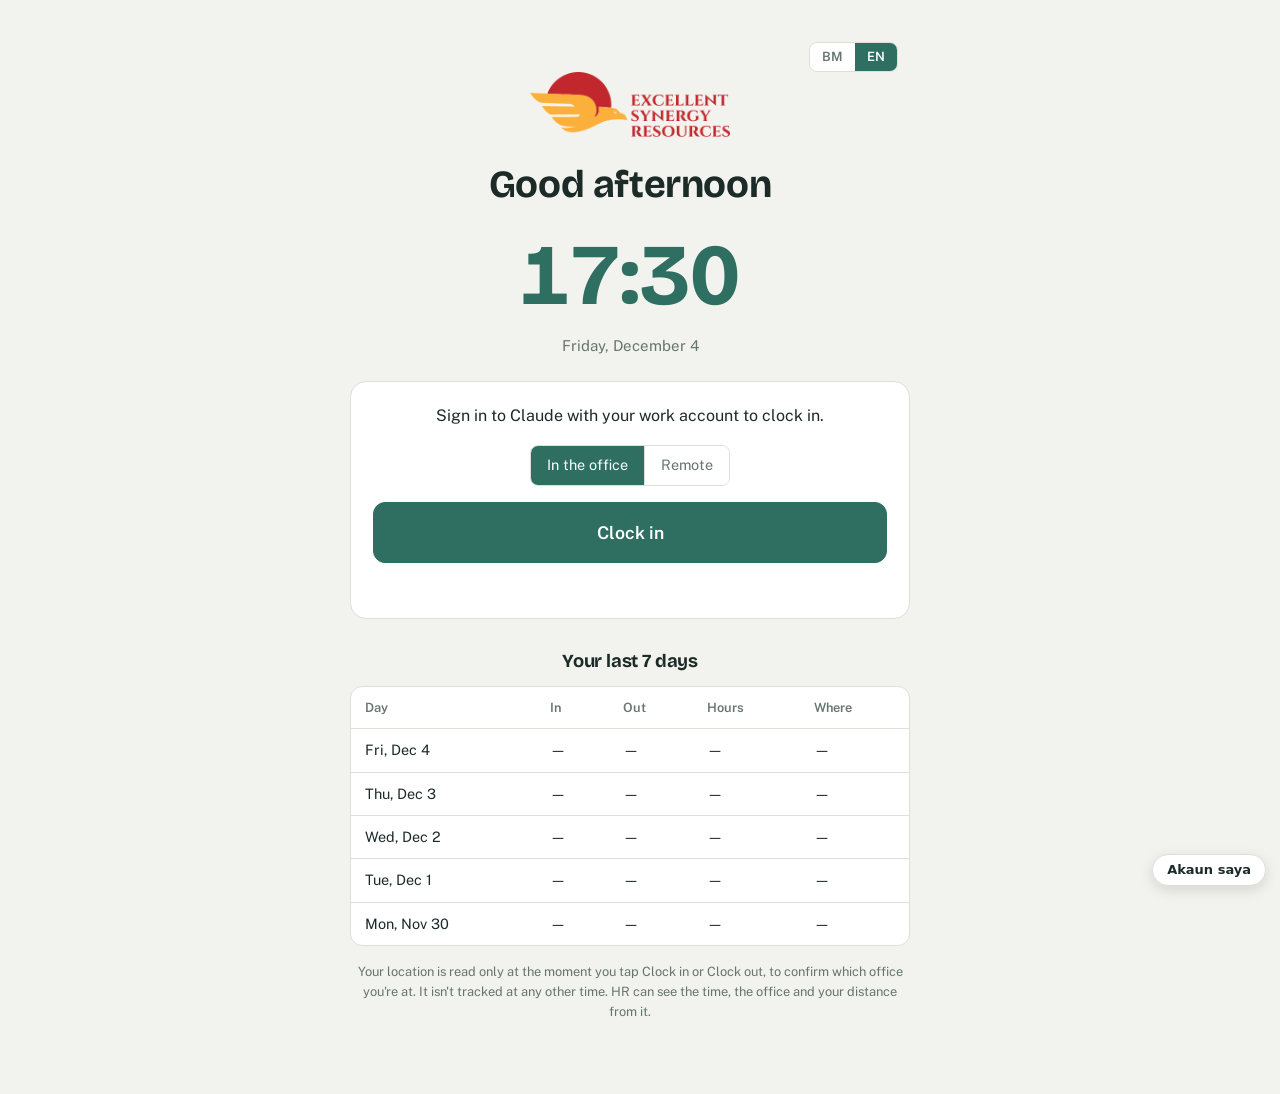
<file: app/hr/app.html>
<!doctype html>
<html lang="en">
<head>
<meta charset="utf-8">
<meta name="viewport" content="width=device-width, initial-scale=1, viewport-fit=cover">
<title>HR | Excellent Synergy Resources</title>
<meta name="description" content="Try the HR system with sample data: staff records, leave, recruitment, payroll, performance and clock-in.">
<meta name="robots" content="noindex">
<link rel="icon" type="image/png" sizes="32x32" href="/assets/img/icon-32.png">
<script src="/app/runtime.js?v=1" data-app="hr"></script>
<link rel="preconnect" href="https://fonts.googleapis.com">
<link rel="preconnect" href="https://fonts.gstatic.com" crossorigin>
<link href="https://fonts.googleapis.com/css2?family=Bricolage+Grotesque:opsz,wght@12..96,500;12..96,700&family=Public+Sans:wght@400;500;600&display=swap" rel="stylesheet">
<style>
:root{
  --bg:#F2F3EE; --surface:#FFFFFF; --ink:#1C2A28; --muted:#66756F; --line:#DCE0D7;
  --pine:#2F6F62; --pine-soft:#E2EDE8; --marigold:#C98A1E; --mari-soft:#F7ECD6;
  --danger:#B4453A; --danger-soft:#F6E2DE; --blue-soft:#E2ECF4;
  --c1:#2F6F62; --c2:#C98A1E; --c3:#3E78A3; --c4:#7A4E7E; --c5:#7D8F2F; --c6:#B8566F;
  --display:"Bricolage Grotesque", "Avenir Next", "Segoe UI", system-ui, sans-serif;
  --body:"Public Sans", "Helvetica Neue", "Segoe UI", system-ui, sans-serif;
  box-sizing:border-box;
  padding-top:env(safe-area-inset-top,0px); padding-bottom:env(safe-area-inset-bottom,0px);
}
@media (prefers-color-scheme: dark){
  :root:not([data-theme="light"]){
    --bg:#111816; --surface:#19221F; --ink:#E4EBE7; --muted:#93A39D; --line:#2B3633;
    --pine:#62B4A0; --pine-soft:#1F322D; --marigold:#E6B04E; --mari-soft:#3A2F1A;
    --danger:#E58474; --danger-soft:#3B2420; --blue-soft:#1D2A35;
    --c1:#62B4A0; --c2:#E6B04E; --c3:#6FA6D0; --c4:#B48AB8; --c5:#AABD5A; --c6:#E08AA0;
  }
}
:root[data-theme="dark"]{
  --bg:#111816; --surface:#19221F; --ink:#E4EBE7; --muted:#93A39D; --line:#2B3633;
  --pine:#62B4A0; --pine-soft:#1F322D; --marigold:#E6B04E; --mari-soft:#3A2F1A;
  --danger:#E58474; --danger-soft:#3B2420; --blue-soft:#1D2A35;
  --c1:#62B4A0; --c2:#E6B04E; --c3:#6FA6D0; --c4:#B48AB8; --c5:#AABD5A; --c6:#E08AA0;
}
*,*::before,*::after{box-sizing:inherit}
html{scroll-padding-top:env(safe-area-inset-top,0px);height:100%}
body{margin:0;background:var(--bg);color:var(--ink);font:15px/1.55 var(--body);-webkit-font-smoothing:antialiased}
button,input,select,textarea{font:inherit;color:inherit}
:focus-visible{outline:2px solid var(--pine);outline-offset:2px}
h1,h2,h3{font-family:var(--display);font-weight:700;margin:0;letter-spacing:-.01em}
h1{font-size:2rem}h2{font-size:1.15rem}h3{font-size:1rem}
.app{display:grid;grid-template-columns:224px 1fr;min-height:100vh}
nav.rail{position:sticky;top:env(safe-area-inset-top,0px);height:100vh;overflow-y:auto;padding:24px 14px;border-right:1px solid var(--line);display:flex;flex-direction:column;gap:2px}
.brand{font-family:var(--display);font-size:1.6rem;font-weight:700;padding:0 10px 18px;display:flex;align-items:center;gap:10px}
.brand i{display:inline-grid;grid-template-columns:repeat(2,8px);gap:3px}
.brand i b{width:8px;height:8px;border-radius:2px;background:var(--c1)}
.brand i b:nth-child(2){background:var(--c2)}.brand i b:nth-child(3){background:var(--c3)}.brand i b:nth-child(4){background:var(--c6)}
.navgrp{font-size:.76rem;color:var(--muted);padding:14px 12px 4px}
.navbtn{display:flex;align-items:center;justify-content:space-between;background:none;border:0;text-align:left;padding:7px 12px;border-radius:8px;cursor:pointer;color:var(--muted);font-weight:500}
.navbtn:hover{color:var(--ink);background:var(--pine-soft)}
.navbtn[aria-current="page"]{color:var(--ink);background:var(--surface);box-shadow:inset 3px 0 0 var(--pine)}
.pill{font-size:.72rem;background:var(--mari-soft);color:var(--marigold);padding:0 7px;border-radius:99px;font-weight:600}
.pill:empty{display:none}
.rail .foot{margin-top:auto;font-size:.78rem;color:var(--muted);padding:16px 12px 0}
main{padding:32px clamp(16px,4vw,44px) 60px;max-width:1260px;width:100%;min-width:0}
.view[hidden]{display:none}
.head{display:flex;flex-wrap:wrap;align-items:flex-end;justify-content:space-between;gap:14px;margin-bottom:22px}
.head p{margin:4px 0 0;color:var(--muted)}
.row{display:flex;flex-wrap:wrap;gap:8px;align-items:center}
.btn{border:1px solid var(--line);background:var(--surface);padding:8px 14px;border-radius:8px;cursor:pointer;font-weight:600;font-size:.88rem;display:inline-flex;align-items:center;gap:6px;white-space:nowrap}
.btn:hover{border-color:var(--pine)}
.btn.primary{background:var(--pine);border-color:var(--pine);color:var(--surface)}
.btn.primary:hover{filter:brightness(1.08)}
.btn.ai{border-color:var(--pine);color:var(--pine)}
.btn.danger{color:var(--danger)}
.btn.small{padding:4px 10px;font-size:.8rem}
.btn:disabled{opacity:.5;cursor:default}
.notice{background:var(--mari-soft);border-radius:8px;padding:10px 14px;margin-bottom:20px;font-size:.9rem}
.muted,.reasons{color:var(--muted)}
.reasons{font-size:.8rem}
.empty{color:var(--muted);font-size:.9rem;padding:12px 0}
.spin{display:inline-block;width:12px;height:12px;border:2px solid currentColor;border-right-color:transparent;border-radius:50%;animation:sp .8s linear infinite;vertical-align:-1px}
@keyframes sp{to{transform:rotate(360deg)}}
input,select,textarea{background:var(--surface);border:1px solid var(--line);border-radius:8px;padding:8px 11px;min-width:0}

/* overview */
.hero{display:grid;grid-template-columns:minmax(0,1fr) minmax(0,1.1fr);gap:40px;align-items:center;margin-bottom:32px}
.hero h1{font-size:clamp(2.2rem,4.6vw,3.6rem);line-height:1.02}
.hero h1 .n{color:var(--pine)}
.hero .sub{color:var(--muted);margin-top:12px;max-width:44ch}
.mosaic{display:flex;flex-wrap:wrap;gap:5px}
.tile{width:34px;height:34px;border-radius:7px;display:grid;place-items:center;font-size:.68rem;font-weight:600;color:#fff;cursor:pointer;border:0;padding:0;transition:transform .15s}
.tile:hover{transform:scale(1.12)}
.tile.out{background:transparent!important;border:2px dashed currentColor}
.legend{display:flex;flex-wrap:wrap;gap:6px 14px;margin-top:12px;font-size:.8rem;color:var(--muted)}
.legend span::before,.keyrow span::before{content:"";display:inline-block;width:9px;height:9px;border-radius:2px;background:var(--k);margin-right:6px}
@media (prefers-reduced-motion: no-preference){.mosaic.intro .tile{animation:pop .4s backwards}@keyframes pop{from{opacity:0;transform:scale(.4)}}}
.kpis{display:flex;flex-wrap:wrap;border-top:1px solid var(--line);border-bottom:1px solid var(--line);margin-bottom:26px}
.kpi{flex:1 1 140px;padding:14px 16px;border-right:1px solid var(--line)}
.kpi:last-child{border-right:0}
.kpi .v{font-family:var(--display);font-size:1.75rem;font-weight:700;line-height:1.1}
.kpi .l{font-size:.84rem;color:var(--muted)}
.kpi .d{font-size:.78rem;margin-top:2px}
.up{color:var(--pine)}.down{color:var(--danger)}
.grid{display:grid;grid-template-columns:repeat(12,minmax(0,1fr));gap:18px}
.panel{background:var(--surface);border:1px solid var(--line);border-radius:12px;padding:20px;min-width:0}
.panel h2{margin-bottom:4px}
.cap{font-size:.84rem;color:var(--muted);margin:0 0 14px}
.s3{grid-column:span 3}.s4{grid-column:span 4}.s5{grid-column:span 5}.s6{grid-column:span 6}.s7{grid-column:span 7}.s8{grid-column:span 8}.s12{grid-column:span 12}
.hbar{display:grid;grid-template-columns:96px 1fr 34px;align-items:center;gap:10px;margin:7px 0;font-size:.88rem}
.track{height:12px;background:var(--bg);border-radius:4px;overflow:hidden}
.fill{height:100%;border-radius:4px;background:var(--pine)}
.num{text-align:right;font-variant-numeric:tabular-nums;font-weight:600}
.band{display:grid;grid-template-columns:96px 1fr;align-items:center;gap:10px;margin:9px 0;font-size:.88rem}
.band .rail2{position:relative;height:14px}
.band .rng{position:absolute;top:4px;height:6px;border-radius:3px;opacity:.55}
.band .med{position:absolute;top:0;width:14px;height:14px;border-radius:50%;margin-left:-7px;border:2px solid var(--surface)}
.axis{display:flex;justify-content:space-between;font-size:.74rem;color:var(--muted);margin-left:106px}
.hist{display:flex;align-items:flex-end;gap:10px;height:140px;padding-top:10px}
.hist>div{flex:1;display:flex;flex-direction:column;align-items:center;justify-content:flex-end;height:100%;font-size:.8rem;min-width:0}
.hist .col{width:100%;background:var(--pine);border-radius:5px 5px 0 0;min-height:2px}
.hist .col.lo{background:var(--danger)}
.hist small{color:var(--muted);margin-top:4px;white-space:nowrap}
.stack{display:flex;height:22px;border-radius:6px;overflow:hidden;margin:6px 0 10px}
.chartsvg{width:100%;height:auto;display:block}
.chartsvg text{fill:var(--muted);font-size:11px;font-family:var(--body)}
.keyrow{display:flex;gap:14px;font-size:.8rem;color:var(--muted);margin-top:6px}
.watch{width:100%;border-collapse:collapse;font-size:.88rem}
.watch td{padding:9px 6px;border-top:1px solid var(--line);vertical-align:top}
.watch tr:first-child td{border-top:0}
.score{display:inline-block;min-width:28px;text-align:center;font-weight:700;border-radius:6px;padding:1px 6px;background:var(--danger-soft);color:var(--danger)}
.score.mid{background:var(--mari-soft);color:var(--marigold)}
.score.good{background:var(--pine-soft);color:var(--pine)}
.linky{background:none;border:0;padding:0;cursor:pointer;font-weight:600;text-align:left;color:inherit}
.linky:hover{color:var(--pine);text-decoration:underline}
.brief{display:grid;gap:12px}
.insight{border-left:3px solid var(--pine);padding:2px 0 2px 12px}
.insight.risk{border-color:var(--danger)}.insight.opportunity{border-color:var(--marigold)}
.insight b{display:block}
.insight p{margin:2px 0 0;font-size:.88rem;color:var(--muted)}
.todo{display:flex;justify-content:space-between;align-items:center;gap:10px;width:100%;background:none;border:0;border-top:1px solid var(--line);padding:10px 2px;cursor:pointer;text-align:left}
.todo:first-child{border-top:0}
.todo:hover{color:var(--pine)}
.todo b{font-family:var(--display);font-size:1.2rem;min-width:28px;text-align:right}
.feed{list-style:none;margin:0;padding:0;font-size:.86rem}
.feed li{padding:7px 0;border-top:1px solid var(--line)}
.feed li:first-child{border-top:0}
.feed small{display:block;color:var(--muted);font-size:.76rem}

/* tables */
.filters{display:flex;flex-wrap:wrap;gap:10px;margin-bottom:14px}
.filters input[type=search]{flex:1 1 220px}
.tablewrap{overflow-x:auto;background:var(--surface);border:1px solid var(--line);border-radius:12px}
table.tbl{width:100%;border-collapse:collapse;font-size:.9rem;min-width:720px}
.tbl th{text-align:left;font-weight:600;font-size:.8rem;color:var(--muted);padding:11px 14px;border-bottom:1px solid var(--line);white-space:nowrap}
.tbl td{padding:10px 14px;border-bottom:1px solid var(--line)}
.tbl tr:last-child td{border-bottom:0}
.tbl tbody tr[data-open],.tbl tbody tr[data-act]{cursor:pointer}
.tbl tbody tr[data-open]:hover,.tbl tbody tr[data-act]:hover{background:var(--pine-soft)}
.tbl td.n,.tbl th.n{text-align:right;font-variant-numeric:tabular-nums}
.tbl tfoot td{font-weight:700;border-top:2px solid var(--line)}
.who{display:flex;align-items:center;gap:10px;min-width:0}
.who>div{min-width:0}
.av{width:30px;height:30px;border-radius:7px;display:grid;place-items:center;color:#fff;font-size:.7rem;font-weight:600;flex:none}
.who small{display:block;color:var(--muted);font-size:.8rem}
.tag{font-size:.76rem;padding:2px 8px;border-radius:99px;background:var(--bg);white-space:nowrap;display:inline-block}
.t-good{background:var(--pine-soft);color:var(--pine)}
.t-warn{background:var(--mari-soft);color:var(--marigold)}
.t-bad{background:var(--danger-soft);color:var(--danger)}
.t-info{background:var(--blue-soft);color:var(--c3)}
.tabs{display:flex;gap:4px;border-bottom:1px solid var(--line);margin-bottom:18px;overflow-x:auto}
.tabs button{background:none;border:0;padding:8px 14px;cursor:pointer;color:var(--muted);font-weight:600;border-bottom:2px solid transparent;margin-bottom:-1px;white-space:nowrap}
.tabs button[aria-selected=true]{color:var(--ink);border-color:var(--pine)}

/* drawer & modal */
.scrim{position:fixed;inset:0;background:rgba(10,20,18,.35);z-index:20}
.drawer{position:fixed;top:0;right:0;bottom:0;width:min(480px,100%);background:var(--surface);z-index:21;overflow-y:auto;padding:calc(22px + env(safe-area-inset-top,0px)) 24px calc(24px + env(safe-area-inset-bottom,0px));border-left:1px solid var(--line)}
.dtop{display:flex;justify-content:space-between;align-items:flex-start;gap:10px;margin-bottom:6px}
.drawer h2{font-size:1.45rem}
.drawer h3{margin:22px 0 8px}
.facts{display:grid;grid-template-columns:auto 1fr;gap:6px 18px;margin:18px 0;font-size:.9rem}
.facts dt{color:var(--muted)}.facts dd{margin:0;min-width:0}
.actions{display:flex;flex-wrap:wrap;gap:8px}
.aibox{margin-top:16px;background:var(--pine-soft);border-radius:10px;padding:14px 16px;font-size:.9rem}
.aibox:empty{display:none}
.aibox ul{margin:6px 0;padding-left:20px}.aibox p{margin:0 0 8px}.aibox p:last-child{margin:0}
.prose{font-size:.92rem;line-height:1.65}
.prose ul{padding-left:20px}.prose p{margin:0 0 10px}
.modal{position:fixed;left:50%;top:50%;transform:translate(-50%,-50%);width:min(600px,calc(100% - 24px));max-height:calc(100% - 40px);overflow-y:auto;background:var(--surface);border-radius:14px;z-index:21;padding:22px 24px;border:1px solid var(--line)}
.form{display:grid;grid-template-columns:1fr 1fr;gap:12px;margin:16px 0}
.field{display:flex;flex-direction:column;gap:4px;font-size:.83rem;color:var(--muted)}
.field.full{grid-column:1/-1}
.field input,.field select,.field textarea{color:var(--ink);font-size:.93rem}
.field textarea{min-height:90px;resize:vertical}
.close{background:none;border:0;font-size:1.5rem;cursor:pointer;line-height:1;color:var(--muted);padding:0 4px}
.toast{position:fixed;left:50%;bottom:calc(24px + env(safe-area-inset-bottom,0px));transform:translateX(-50%);background:var(--ink);color:var(--bg);padding:10px 16px;border-radius:8px;font-size:.88rem;z-index:40;max-width:calc(100% - 32px)}

/* lists */
.cards{display:grid;gap:10px}
.lv{display:grid;grid-template-columns:minmax(0,1.4fr) minmax(0,1fr) auto;gap:14px;align-items:center;background:var(--surface);border:1px solid var(--line);border-radius:10px;padding:12px 16px}
.when{font-size:.88rem}.when small{display:block;color:var(--muted)}
.group h2{margin:22px 0 10px;font-size:1rem}
.group:first-child h2{margin-top:0}

/* recruitment */
.jobs{display:flex;gap:10px;overflow-x:auto;padding-bottom:6px;margin-bottom:18px}
.job{flex:0 0 220px;text-align:left;background:var(--surface);border:1px solid var(--line);border-radius:10px;padding:12px 14px;cursor:pointer}
.job[aria-pressed=true]{border-color:var(--pine);box-shadow:inset 0 0 0 1px var(--pine)}
.job b{display:block}
.job small{color:var(--muted);font-size:.8rem}
.board{display:grid;grid-template-columns:repeat(5,minmax(200px,1fr));gap:12px;overflow-x:auto;padding-bottom:8px}
.col h3{font-size:.9rem;display:flex;justify-content:space-between;margin-bottom:8px;padding:0 2px}
.col .stackc{display:grid;gap:8px;min-height:60px;background:var(--bg);border-radius:10px}
.cand{background:var(--surface);border:1px solid var(--line);border-radius:9px;padding:10px 12px;cursor:pointer;font-size:.86rem}
.cand:hover{border-color:var(--pine)}
.cand b{display:block;font-size:.92rem}
.cand .row{margin-top:6px;justify-content:space-between}
.mv{background:none;border:1px solid var(--line);border-radius:6px;cursor:pointer;padding:0 7px;color:var(--muted)}
.mv:hover{color:var(--pine);border-color:var(--pine)}

/* checklists */
.cl{background:var(--surface);border:1px solid var(--line);border-radius:12px;padding:16px 18px}
.cl .bar{height:6px;background:var(--bg);border-radius:3px;margin:10px 0;overflow:hidden}
.cl .bar i{display:block;height:100%;background:var(--pine)}
.cl label{display:flex;gap:10px;align-items:flex-start;padding:5px 0;font-size:.88rem;cursor:pointer}
.cl label.done span{color:var(--muted);text-decoration:line-through}
.cl input[type=checkbox]{width:16px;height:16px;margin-top:3px;accent-color:var(--pine);padding:0}
.clgrid{display:grid;grid-template-columns:repeat(auto-fill,minmax(320px,1fr));gap:14px}

/* org chart */
.org{display:flex;gap:18px;overflow-x:auto;padding-bottom:12px;align-items:flex-start}
.orgcol{flex:0 0 250px}
.onode{display:flex;gap:10px;align-items:center;background:var(--surface);border:1px solid var(--line);border-radius:10px;padding:10px 12px;cursor:pointer;width:100%;text-align:left}
.onode:hover{border-color:var(--pine)}
.onode small{display:block;color:var(--muted);font-size:.78rem}
.org ul{list-style:none;margin:0;padding:0 0 0 18px;border-left:2px solid var(--line);margin-left:15px}
.org li{padding-top:8px;position:relative}
.org li::before{content:"";position:absolute;left:-18px;top:28px;width:16px;border-top:2px solid var(--line)}
.orgcol>.onode{border-top:4px solid var(--k)}

/* attendance */
.seg{display:inline-flex;border:1px solid var(--line);border-radius:8px;overflow:hidden}
.seg button{border:0;background:var(--surface);padding:5px 10px;font-size:.8rem;cursor:pointer;color:var(--muted);border-left:1px solid var(--line)}
.seg button:first-child{border-left:0}
.seg button[aria-pressed=true]{background:var(--pine);color:var(--surface)}
.seg button[aria-pressed=true].warn{background:var(--marigold)}
.seg button[aria-pressed=true].bad{background:var(--danger)}
.seg button[aria-pressed=true].info{background:var(--c3)}

/* goals */
.goal{border-top:1px solid var(--line);padding:10px 0}
.goal .row{justify-content:space-between}
.goal .track{margin-top:6px}

/* chat */
.chat{display:flex;flex-direction:column;gap:14px;min-height:280px;margin-bottom:16px}
.msg{max-width:74ch;padding:12px 16px;border-radius:12px;font-size:.93rem}
.msg.user{align-self:flex-end;background:var(--pine);color:var(--surface)}
.msg.ai{background:var(--surface);border:1px solid var(--line)}
.msg.ai ul{margin:6px 0;padding-left:20px}.msg.ai p{margin:0 0 8px}.msg.ai p:last-child{margin:0}
.msg .tool{font-size:.78rem;color:var(--muted);margin-bottom:6px}
.suggest{display:flex;flex-wrap:wrap;gap:8px;margin-bottom:12px}
.composer{display:flex;gap:10px;position:sticky;bottom:calc(10px + env(safe-area-inset-bottom,0px))}
.composer textarea{flex:1;resize:none;border-radius:10px;padding:11px 14px;min-height:46px}
.settings{max-width:640px}
.brand img{display:block}.brand .logo-full{width:100%;max-width:184px;height:auto}.brand .logo-icon{display:none;height:30px;width:auto}
.cklogo{display:block;margin:0 auto 18px;width:200px;max-width:70%;height:auto}
body.booting .app{display:none}
.bootmsg{display:none;padding:40vh 20px 0;text-align:center;color:var(--muted)}
body.booting .bootmsg{display:block}
body.staff .app{grid-template-columns:1fr}
body.staff nav.rail{display:none}
.clockwrap{max-width:560px;margin:0 auto;text-align:center}
.clockwrap h1{font-size:clamp(1.8rem,5vw,2.4rem)}
.bigtime{font-family:var(--display);font-size:clamp(3.4rem,14vw,5.4rem);font-weight:700;line-height:1;margin-top:18px;font-variant-numeric:tabular-nums;color:var(--pine)}
.ckcard{background:var(--surface);border:1px solid var(--line);border-radius:16px;padding:22px;margin-top:24px;display:grid;gap:16px;justify-items:center}
.ckmode button{padding:8px 16px;font-size:.9rem}
.ckbtn{width:100%;justify-content:center;padding:16px;font-size:1.1rem;border-radius:12px}
.ckbtn.out{background:var(--marigold);border-color:var(--marigold)}
.ckmsg{font-size:.9rem;color:var(--muted);min-height:1.2em}
.ckwarn{background:var(--mari-soft);color:var(--ink);border-radius:10px;padding:12px 14px}
.ckstate{font-size:1rem}.ckstate b{font-family:var(--display);font-size:1.3rem}
.clockwrap .tbl td,.clockwrap .tbl th{text-align:left}
.src{font-size:.74rem;padding:1px 7px;border-radius:99px;background:var(--bg);color:var(--muted)}
.where small{display:block;color:var(--muted);font-size:.78rem}
.warn{color:var(--danger)}
.linkbox{background:var(--mari-soft);border-radius:12px;padding:14px 16px;margin-bottom:18px}
.linkbox .lv{margin-top:8px}
.kcards{display:grid;grid-template-columns:repeat(auto-fit,minmax(160px,1fr));gap:14px;margin-bottom:18px}
.kcard{background:var(--surface);border:1px solid var(--line);border-radius:12px;padding:14px 16px}
.kcard .l{font-size:.82rem;color:var(--muted)}
.kcard .v{font-family:var(--display);font-size:1.7rem;font-weight:700;line-height:1.15;margin-top:2px}
.kcard .d{font-size:.78rem;margin-top:2px;color:var(--muted)}
.aistrip{background:var(--surface);border:1px solid var(--line);border-radius:12px;padding:16px 18px;margin-bottom:18px}
.aistrip h2{font-size:1rem}
#briefing:not(:empty){margin-top:14px}
#briefing .brief{grid-template-columns:repeat(auto-fit,minmax(220px,1fr));gap:16px}
.grid.ov{gap:16px}
.card{background:var(--surface);border:1px solid var(--line);border-radius:12px;padding:16px 18px;min-width:0;display:flex;flex-direction:column}
.ch{display:flex;justify-content:space-between;align-items:baseline;gap:12px;margin-bottom:12px;flex-wrap:wrap}
.ch h2{font-size:.95rem;font-weight:600;font-family:var(--body);letter-spacing:0;color:var(--muted)}
.stat{font-size:.82rem;color:var(--muted);text-align:right}
.stat b{font-family:var(--display);font-size:1.25rem;color:var(--ink);margin-right:4px}
.card .chartsvg{margin-top:auto}
.minis{display:grid;gap:12px}
.minis b{font-size:.84rem;font-weight:600}
.sh{font-size:1.2rem;margin:36px 0 14px;padding-bottom:8px;border-bottom:1px solid var(--line)}
.phead{display:flex;justify-content:space-between;align-items:flex-start;gap:12px}
.tl{overflow-x:auto;margin:0 -4px;padding:0 4px}
.tlg{display:grid;min-width:max-content;font-size:.8rem}
.tlg .nm{position:sticky;left:0;z-index:2;background:var(--surface);padding:5px 10px 5px 0;display:flex;align-items:center;gap:8px;min-width:0;white-space:nowrap;overflow:hidden}
.tlg .nm span{overflow:hidden;text-overflow:ellipsis}
.tlg .nm .av{width:24px;height:24px;font-size:.6rem}
.tlg .dh{text-align:center;color:var(--muted);padding:2px 0 6px;font-size:.7rem;line-height:1.25}
.tlg .dh b{display:block;color:var(--ink);font-size:.84rem;font-weight:600}
.tlg .dh.today b{color:var(--surface);background:var(--pine);border-radius:99px;width:24px;height:24px;line-height:24px;margin:0 auto}
.tlg .dh.we b{color:var(--muted);font-weight:400}
.tlg .cell{border-left:1px solid var(--line);border-top:1px solid var(--line)}
.tlg .cell.we{background:var(--bg)}
.tlg .cell.td{background:var(--pine-soft)}
.tlg .cnt{border-top:1px solid var(--line);padding-top:6px;color:var(--muted);font-weight:600}
.tlg .nm.cnt{font-weight:600}
.lbar{position:relative;z-index:1;height:24px;margin:4px 2px;align-self:center;border-radius:6px;border:0;color:#fff;font-size:.72rem;font-weight:600;padding:0 8px;text-align:left;white-space:nowrap;overflow:hidden;text-overflow:ellipsis;cursor:pointer;background:var(--k)}
.lbar.pend{background:repeating-linear-gradient(135deg,var(--surface) 0 5px,var(--pine-soft) 5px 10px);color:var(--ink);box-shadow:inset 0 0 0 1.5px var(--k)}
.lbar:hover{filter:brightness(1.08)}
.tlkey{display:flex;flex-wrap:wrap;gap:6px 14px;font-size:.78rem;color:var(--muted);margin-top:12px}
.tlkey span::before{content:"";display:inline-block;width:10px;height:10px;border-radius:3px;background:var(--k);margin-right:6px;vertical-align:-1px}
.tlkey .pk::before{background:repeating-linear-gradient(135deg,var(--surface) 0 3px,var(--pine-soft) 3px 6px);box-shadow:inset 0 0 0 1.5px var(--muted)}
.calnav{display:flex;align-items:center;gap:10px;margin-bottom:14px}
.calnav h2{min-width:170px;text-align:center}
.cvbar{display:flex;flex-wrap:wrap;gap:8px;align-items:center;justify-content:space-between;border:1px solid var(--line);border-radius:10px;padding:10px 12px;font-size:.88rem}
.cvbar a{color:var(--pine);font-weight:600}
.cvstatus{margin-top:10px;font-size:.88rem;color:var(--pine)}
.cvcard{border:1px solid var(--line);border-radius:10px;padding:14px 16px;margin-top:12px;font-size:.9rem}
.cvcard .hl{font-family:var(--display);font-size:1.05rem;font-weight:700}
.cvcard h4{font-family:var(--display);font-size:.9rem;margin:14px 0 6px}
.cvcard ul{margin:0;padding-left:18px}.cvcard li{margin:2px 0}
.chips{display:flex;flex-wrap:wrap;gap:6px}.chip{font-size:.78rem;background:var(--bg);border-radius:99px;padding:2px 9px}
.chip.ok{background:var(--pine-soft);color:var(--pine)}.chip.no{background:var(--mari-soft);color:var(--marigold)}
.xp{display:grid;grid-template-columns:minmax(0,1fr) auto;gap:0 10px;padding:7px 0;border-top:1px solid var(--line)}
.xp:first-of-type{border-top:0}.xp small{grid-column:1/-1;color:var(--muted)}
details.raw{margin-top:10px}details.raw summary{cursor:pointer;color:var(--muted);font-size:.85rem}
details.raw pre{white-space:pre-wrap;font:inherit;font-size:.8rem;max-height:320px;overflow:auto;background:var(--bg);padding:10px;border-radius:8px}
.cand .cvh{font-size:.8rem;color:var(--ink);margin-top:4px;opacity:.85}

@media (max-width:1020px){.s3,.s4,.s5,.s6,.s7,.s8{grid-column:span 12}.hero{grid-template-columns:1fr;gap:20px}}
@media (max-width:760px){
  .app{grid-template-columns:1fr}
  nav.rail{position:sticky;top:0;height:auto;flex-direction:row;align-items:center;padding:10px 12px;padding-top:calc(10px + env(safe-area-inset-top,0px));border-right:0;border-bottom:1px solid var(--line);background:var(--bg);z-index:10;overflow-x:auto}
  .brand{padding:0 8px 0 0;font-size:1.2rem}
  .brand .logo-full{display:none}.brand .logo-icon{display:block}
  .rail .foot,.navgrp{display:none}
  .navbtn{white-space:nowrap;gap:6px}
  .navbtn[aria-current="page"]{box-shadow:inset 0 -2px 0 var(--pine)}
  main{padding-top:22px}
  .lv{grid-template-columns:1fr}
  .form{grid-template-columns:1fr}
  .kpi{border-right:0;border-bottom:1px solid var(--line)}
}
@media (prefers-reduced-motion: reduce){*{animation:none!important;transition:none!important}}
</style>
</head>
<body class="booting">
<div id="bootMsg" class="bootmsg">Loading Roster…</div>
<div class="app">
  <nav class="rail" aria-label="Main">
    <div class="brand"><img class="logo-full" src="[data-uri]" alt="Excellent Synergy Resources"><img class="logo-icon" src="[data-uri]" alt="Excellent Synergy Resources"></div>
    <button class="navbtn" data-view="overview" aria-current="page">Overview</button>
    <div class="navgrp">Workforce</div>
    <button class="navbtn" data-view="people">People</button>
    <button class="navbtn" data-view="org">Org chart</button>
    <button class="navbtn" data-view="clock">Clock in</button>
    <button class="navbtn" data-view="attendance">Attendance</button>
    <button class="navbtn" data-view="leave">Time off <span class="pill" id="pill-leave"></span></button>
    <div class="navgrp">Talent</div>
    <button class="navbtn" data-view="recruit">Recruitment <span class="pill" id="pill-recruit"></span></button>
    <button class="navbtn" data-view="onboard">Onboarding <span class="pill" id="pill-onboard"></span></button>
    <button class="navbtn" data-view="perf">Performance</button>
    <div class="navgrp">Pay</div>
    <button class="navbtn" data-view="payroll">Payroll</button>
    <button class="navbtn" data-view="claims">Claims <span class="pill" id="pill-claims"></span></button>
    <div class="navgrp">Company</div>
    <button class="navbtn" data-view="policies">Policies</button>
    <button class="navbtn" data-view="ask">Ask HR</button>
    <button class="navbtn" data-view="settings">Settings</button>
    <div data-langsw></div>
    <div class="foot" id="syncState">Connecting…</div>
  </nav>

  <main>
    <div id="notice"></div>

    <section class="view" id="v-overview">
      <div class="head">
        <div><h1>Overview</h1><p id="ovSub"></p></div>
        <div class="row">
          <select id="ovDept" aria-label="Filter by team"><option value="">All teams</option></select>
          <button class="btn" data-act="todoDrawer" id="todoBtn">To-dos</button>
          <button class="btn" data-act="activityDrawer">Activity</button>
        </div>
      </div>
      <div class="kcards" id="kpis"></div>
      <div class="aistrip">
        <div class="phead"><div><h2>AI insights</h2><p class="cap" style="margin:2px 0 0">Claude reads the numbers across HR, hiring and pay, and flags what deserves attention</p></div><button class="btn ai" id="briefBtn">Generate insights</button></div>
        <div id="briefing"></div>
      </div>
      <div class="grid ov">
        <div class="card s8"><div class="ch"><h2>Headcount over time</h2><div class="stat" id="hcStat"></div></div><div id="hcChart"></div></div>
        <div class="card s4"><div class="ch"><h2 id="grpTitle">By team</h2><div class="stat" id="grpStat"></div></div><div id="deptChart"></div></div>
        <div class="card s6"><div class="ch"><h2>Hires and exits</h2><div class="stat" id="flowStat"></div></div><div id="flowChart"></div></div>
        <div class="card s6"><div class="ch"><h2 id="toTitle">Turnover by team</h2><div class="stat" id="toStat"></div></div><div id="toChart"></div></div>
        <div class="card s8"><div class="ch"><h2 id="bandTitle">Salary bands by team</h2><div class="stat" id="bandStat"></div></div><div id="bandChart"></div></div>
        <div class="card s4"><div class="ch"><h2>Performance ratings</h2><div class="stat" id="ratingStat"></div></div><div id="ratingChart"></div></div>
        <div class="card s4"><div class="ch"><h2>Tenure</h2><div class="stat" id="tenStat"></div></div><div id="tenChart"></div></div>
        <div class="card s4"><div class="ch"><h2>Time off this year</h2><div class="stat" id="lvStat"></div></div><div id="lvChart"></div></div>
        <div class="card s4"><div class="ch"><h2>Workforce mix</h2><div class="stat" id="mixStat"></div></div><div id="mixChart"></div></div>
        <div class="card s12"><div class="ch"><h2>Retention watchlist</h2><div class="stat" id="watchStat"></div></div><div id="watchlist"></div></div>
      </div>
    </section>

    <section class="view" id="v-people" hidden>
      <div class="head"><div><h1>People</h1><p id="peopleCount"></p></div>
        <div class="row"><button class="btn" id="importBtn">Import CSV</button><button class="btn" id="exportBtn">Export CSV</button><button class="btn primary" id="addPerson">Add person</button></div></div>
      <input type="file" id="csvFile" accept=".csv,text/csv" hidden><input type="file" id="cvInput" accept=".pdf,.docx,.png,.jpg,.jpeg,.webp,.txt" hidden>
      <div class="filters">
        <input type="search" id="q" placeholder="Search by name, role or email" aria-label="Search people">
        <select id="fDept" aria-label="Team"><option value="">All teams</option></select>
        <select id="fStatus" aria-label="Status"><option value="">Current staff</option><option>Active</option><option>On leave</option><option>Exited</option><option value="all">Everyone</option></select>
      </div>
      <div class="tablewrap"><table class="tbl"><thead><tr><th>Name</th><th>Team</th><th>Manager</th><th>Level</th><th>Type</th><th>Hired</th><th>Status</th><th>Retention</th></tr></thead><tbody id="peopleBody"></tbody></table></div>
    </section>

    <section class="view" id="v-org" hidden>
      <div class="head"><div><h1>Org chart</h1><p>Reporting lines for current staff. Set each person's manager on their profile.</p></div></div>
      <div class="org" id="orgBody"></div>
    </section>

    <section class="view" id="v-attendance" hidden>
      <div class="head"><div><h1>Attendance</h1><p id="attSummary"></p></div>
        <div class="row"><input type="date" id="attDate" aria-label="Date"><button class="btn" id="attAll">Mark the rest present</button></div></div>
      <div id="attLink"></div>
      <div class="grid" style="margin-bottom:18px">
        <div class="panel s8"><h2>Attendance rate</h2><p class="cap">Share of expected staff present, remote or late, last 14 working days</p><div id="attChart"></div></div>
        <div class="panel s4"><h2>This day</h2><p class="cap" id="attRules"></p><div id="attCounts"></div></div>
      </div>
      <div class="tablewrap"><table class="tbl"><thead><tr><th>Name</th><th>Status</th><th>In</th><th>Out</th><th>Where</th><th>Source</th></tr></thead><tbody id="attBody"></tbody></table></div>
    </section>

    <section class="view" id="v-clock" hidden>
      <div class="clockwrap"><div data-langsw style="display:flex;justify-content:flex-end"></div>
        <img class="cklogo" src="[data-uri]" alt="Excellent Synergy Resources"><p class="muted" id="ckCo" hidden></p>
        <h1 id="ckHello">Hello</h1>
        <div class="bigtime" id="ckTime"></div>
        <p class="muted" id="ckDate"></p>
        <div class="ckcard">
          <div id="ckState"></div>
          <div class="seg ckmode" role="group" aria-label="Where are you working today?"><button data-ckmode="Office" aria-pressed="true">In the office</button><button data-ckmode="Remote" aria-pressed="false">Remote</button></div>
          <button class="btn primary ckbtn" id="ckBtn">Clock in</button>
          <div class="ckmsg" id="ckMsg" role="status"></div>
        </div>
        <h2 style="margin:28px 0 10px">Your last 7 days</h2>
        <div class="tablewrap"><table class="tbl" style="min-width:0"><thead><tr><th>Day</th><th>In</th><th>Out</th><th>Hours</th><th>Where</th></tr></thead><tbody id="ckWeek"></tbody></table></div>
        <p class="reasons" style="margin-top:16px">Your location is read only at the moment you tap Clock in or Clock out, to confirm which office you're at. It isn't tracked at any other time. HR can see the time, the office and your distance from it.</p>
      </div>
    </section>

    <section class="view" id="v-leave" hidden>
      <div class="head"><div><h1>Time off</h1><p id="leaveSummary"></p></div><button class="btn primary" id="addLeave">Log request</button></div>
      <div class="tabs" role="tablist" id="leaveTabs"><button role="tab" data-ltab="requests" aria-selected="true">Requests</button><button role="tab" data-ltab="calendar" aria-selected="false">Calendar</button><button role="tab" data-ltab="balances" aria-selected="false">Balances</button></div>
      <div id="leaveBody"></div>
    </section>

    <section class="view" id="v-recruit" hidden>
      <div class="head"><div><h1>Recruitment</h1><p id="recSummary"></p></div>
        <div class="row"><label class="row reasons"><input type="checkbox" id="showRejected"> Show rejected</label><button class="btn" id="addFromEmail">Paste application email</button><button class="btn" id="addJob">Post a role</button><button class="btn primary" id="addCand">Add candidate</button></div></div>
      <div class="jobs" id="jobsStrip"></div>
      <div class="board" id="board"></div>
      <div id="rejectedList"></div>
    </section>

    <section class="view" id="v-onboard" hidden>
      <div class="head"><div><h1>Onboarding and offboarding</h1><p id="obSummary"></p></div><button class="btn primary" id="addChecklist">Start a checklist</button></div>
      <div id="obBody"></div>
    </section>

    <section class="view" id="v-perf" hidden>
      <div class="head"><div><h1>Performance</h1><p id="perfSummary"></p></div><button class="btn primary" id="addGoalTop">Add goal</button></div>
      <div class="kpis" id="perfKpis"></div>
      <div class="filters"><select id="perfDept" aria-label="Team"><option value="">All teams</option></select></div>
      <div class="tablewrap"><table class="tbl"><thead><tr><th>Name</th><th>Team</th><th>Goals</th><th style="min-width:160px">Goal progress</th><th>Review</th><th>Rating</th></tr></thead><tbody id="perfBody"></tbody></table></div>
    </section>

    <section class="view" id="v-payroll" hidden>
      <div class="head"><div><h1>Payroll</h1><p id="paySummary"></p></div>
        <div class="row"><input type="month" id="payMonth" aria-label="Pay month"><span id="payActions" class="row"></span></div></div>
      <div id="payNote"></div>
      <div class="grid" style="margin-bottom:18px">
        <div class="panel s8"><h2>Payroll cost by month</h2><p class="cap">Gross pay plus employer KWSP, PERKESO and SIP, from saved runs</p><div id="payTrend"></div></div>
        <div class="panel s4"><h2>AI payroll check</h2><p class="cap">Compares this run to the previous one and flags anything unusual</p><div class="aibox" id="payAi" style="margin:0 0 12px"></div><button class="btn ai" id="payAiBtn">Check this run</button></div>
      </div>
      <div class="tablewrap"><table class="tbl"><thead><tr><th>Employee</th><th class="n">Base</th><th class="n">Allowance</th><th class="n">Bonus</th><th class="n">Claims</th><th class="n">Unpaid leave</th><th class="n">Gross</th><th class="n">KWSP (EPF)</th><th class="n">PERKESO + SIP</th><th class="n">PCB</th><th class="n">Net pay</th><th class="n">Employer KWSP, PERKESO, SIP</th></tr></thead><tbody id="payBody"></tbody><tfoot id="payFoot"></tfoot></table></div>
    </section>

    <section class="view" id="v-claims" hidden>
      <div class="head"><div><h1>Claims</h1><p id="claimSummary"></p></div><button class="btn primary" id="addClaim">Submit claim</button></div>
      <div class="filters"><select id="claimStatus" aria-label="Status"><option value="">All statuses</option><option>Pending</option><option>Approved</option><option>Paid</option><option>Rejected</option></select></div>
      <div class="tablewrap"><table class="tbl"><thead><tr><th>Employee</th><th>Category</th><th>Description</th><th>Date</th><th class="n">Amount</th><th>Status</th><th></th></tr></thead><tbody id="claimBody"></tbody></table></div>
    </section>

    <section class="view" id="v-policies" hidden>
      <div class="head"><div><h1>Policies</h1><p>Your handbook. Ask HR reads these when answering questions.</p></div><button class="btn primary" id="addPolicy">New policy</button></div>
      <div class="cards" id="policyBody"></div>
    </section>

    <section class="view" id="v-ask" hidden>
      <div class="head"><div><h1>Ask HR</h1><p>Claude looks up people, pay, hiring, leave, claims, performance and policies in Roster before answering.</p></div><button class="btn" id="clearChat">New conversation</button></div>
      <div class="suggest" id="suggest"></div>
      <div class="chat" id="chat"></div>
      <div class="composer"><textarea id="askInput" rows="1" placeholder="Ask about people, pay, hiring, leave or policy"></textarea><button class="btn primary" id="askBtn">Ask</button></div>
    </section>

    <section class="view" id="v-settings" hidden>
      <div class="head"><div><h1>Settings</h1><p>Company-wide values used by leave balances, reviews and payroll.</p></div></div>
      <div class="panel settings"><form id="setForm" class="form"></form><button class="btn primary" id="saveSettings">Save settings</button></div>
    </section>
  </main>
</div>
<script>
(function(){
"use strict";
const DICT={"AI features aren't switched on for your account yet. Contact us on WhatsApp 011-1632 0694.":"Ciri AI belum diaktifkan untuk akaun anda. Hubungi kami di WhatsApp 011-1632 0694.","CV saved. AI features aren't switched on, so no summary was made.":"CV disimpan. Ciri AI belum diaktifkan, jadi tiada ringkasan dibuat.","AI features aren't switched on, so only CSV statements can be read.":"Ciri AI belum diaktifkan, jadi hanya penyata CSV boleh dibaca.","AI features aren't switched on":"Ciri AI belum diaktifkan","Can't reach the server, so changes may not be saved. Check your connection and refresh the page.":"Tidak dapat menghubungi pelayan, jadi perubahan mungkin tidak disimpan. Semak sambungan anda dan muat semula halaman.","Downloads aren't available right now. Refresh the page and try again.":"Muat turun tidak tersedia sekarang. Muat semula halaman dan cuba lagi.","Clock-in isn't available right now. Refresh the page and try again.":"Daftar masuk tidak tersedia sekarang. Muat semula halaman dan cuba lagi.","Bonus": "Bonus","Bonus saved": "Bonus disimpan","Earlier income this year (TP3): year": "Pendapatan terdahulu tahun ini (TP3): tahun","TP3: taxable income (RM)": "TP3: pendapatan bercukai (RM)","TP3: employee KWSP (RM)": "TP3: KWSP pekerja (RM)","TP3: PCB paid (RM)": "TP3: PCB dibayar (RM)","TP3: zakat paid (RM)": "TP3: zakat dibayar (RM)","IC / passport no.": "No. IC / pasport","Income tax no.": "No. cukai pendapatan","KWSP (EPF) no.": "No. KWSP","PERKESO (SOCSO) no.": "No. PERKESO","Tax status (PCB)": "Status cukai (PCB)","Resident": "Pemastautin","Non-resident": "Bukan pemastautin","Marital status (PCB category)": "Status perkahwinan (kategori PCB)","Single": "Bujang","Married, spouse working": "Berkahwin, pasangan bekerja","Married, spouse not working": "Berkahwin, pasangan tidak bekerja","Children (PCB relief)": "Anak (pelepasan PCB)","Monthly zakat (RM)": "Zakat bulanan (RM)","Zakat": "Zakat","KWSP (EPF) is 11% from the employee and 13% from the employer (12% when wages are above RM5,000); foreign workers pay 2% and 2%. PERKESO (SOCSO) and SIP (EIS) apply to wages up to RM6,000. PCB follows the LHDN computerised method month by month through the year, using each person's tax status, marital status, children and zakat from their profile (People → edit). Approved claims are reimbursed here and marked paid when you finalize.":"KWSP ialah 11% daripada pekerja dan 13% daripada majikan (12% jika gaji melebihi RM5,000); pekerja asing 2% dan 2%. PERKESO dan SIP dikenakan atas gaji sehingga RM6,000. PCB mengikut kaedah pengiraan berkomputer LHDN bulan demi bulan sepanjang tahun, menggunakan status cukai, status perkahwinan, anak dan zakat setiap pekerja daripada profil mereka (Pekerja → sunting). Tuntutan yang diluluskan dibayar balik di sini dan ditanda dibayar apabila anda memuktamadkan.","KWSP (EPF)":"KWSP","PERKESO + SIP":"PERKESO + SIP","PCB":"PCB","Employer KWSP, PERKESO, SIP":"Majikan KWSP, PERKESO, SIP","Gross pay plus employer KWSP, PERKESO and SIP, from saved runs":"Gaji kasar dan caruman majikan KWSP, PERKESO dan SIP, daripada larian yang disimpan","Employee KWSP (EPF)":"KWSP pekerja","Employee PERKESO (SOCSO)":"PERKESO pekerja","Employee SIP (EIS)":"SIP pekerja","PCB (tax)":"PCB (cukai)","Employer KWSP, PERKESO and SIP (not deducted)":"Caruman majikan KWSP, PERKESO dan SIP (tidak dipotong)","Citizenship (for KWSP)":"Kewarganegaraan (untuk KWSP)","Register with KWSP, PERKESO and SIP, and send CP22 to LHDN":"Daftar dengan KWSP, PERKESO dan SIP, dan hantar CP22 kepada LHDN","Submit CP22A to LHDN (CP21 if leaving Malaysia)":"Hantar CP22A kepada LHDN (CP21 jika meninggalkan Malaysia)","Overview": "Gambaran keseluruhan", "People": "Pekerja", "Org chart": "Carta organisasi", "Clock in": "Daftar masuk", "Clock out": "Daftar keluar", "Attendance": "Kehadiran", "Time off": "Cuti", "Recruitment": "Pengambilan pekerja", "Onboarding": "Orientasi", "Performance": "Prestasi", "Payroll": "Gaji", "Claims": "Tuntutan", "Policies": "Polisi", "Ask HR": "Tanya HR", "Settings": "Tetapan", "Workforce": "Tenaga kerja", "Talent": "Bakat", "Pay": "Pembayaran", "Company": "Syarikat", "Dashboard": "Papan pemuka", "Invoices": "Invois", "Bills": "Bil", "Banking": "Perbankan", "Journals and payroll": "Jurnal dan gaji", "Reports": "Laporan", "Chart of accounts": "Carta akaun", "LHDN and payroll": "LHDN dan gaji", "Ask Finance": "Tanya Kewangan", "Money in and out": "Wang masuk dan keluar", "Books": "Buku akaun", "Tools": "Alatan", "Malaysia": "Malaysia", "Finance": "Kewangan", "Live, synced for your team": "Langsung, disegerakkan untuk pasukan anda", "Live, synced for your finance team": "Langsung, disegerakkan untuk pasukan kewangan", "Working offline": "Bekerja di luar talian", "Connecting…": "Menyambung…", "Loading Roster…": "Memuatkan Roster…", "Loading…": "Memuatkan…", "Add": "Tambah", "Edit": "Sunting", "Delete": "Padam", "Save": "Simpan", "Cancel": "Batal", "Close": "Tutup", "Approve": "Luluskan", "Decline": "Tolak", "Reject": "Tolak", "Undo": "Buat asal", "Download": "Muat turun", "Duplicate": "Salin", "Read": "Baca", "Ignore": "Abaikan", "Hire": "Ambil bekerja", "Offboard": "Proses keluar", "Reopen": "Buka semula", "Finalize": "Muktamadkan", "Recalculate": "Kira semula", "Export CSV": "Eksport CSV", "Import CSV": "Import CSV", "Download CSV": "Muat turun CSV", "Save draft": "Simpan draf", "Save settings": "Simpan tetapan", "Record payment": "Rekod bayaran", "Record paid": "Rekod dibayar", "Mark as submitted": "Tandakan sebagai dihantar", "Ask": "Tanya", "New conversation": "Perbualan baharu", "Generate insights": "Jana pandangan", "Refresh insights": "Muat semula pandangan", "Generate briefing": "Jana taklimat", "Refresh briefing": "Muat semula taklimat", "Choose…": "Pilih…", "Yes": "Ya", "No": "Tidak", "None": "Tiada", "All": "Semua", "Everyone": "Semua orang", "Other": "Lain-lain", "Optional": "Pilihan", "Total": "Jumlah", "Status": "Status", "Name": "Nama", "Type": "Jenis", "Date": "Tarikh", "Amount": "Amaun", "Description": "Penerangan", "Category": "Kategori", "Reference": "Rujukan", "Note": "Nota", "Notes": "Nota", "Title": "Tajuk", "Source": "Sumber", "Stage": "Peringkat", "Level": "Tahap", "Team": "Pasukan", "Role": "Jawatan", "Manager": "Pengurus", "Location": "Lokasi", "Email": "E-mel", "Work email": "E-mel kerja", "Gender": "Jantina", "Rating": "Penilaian", "Salary": "Gaji", "Hired": "Diambil bekerja", "Started": "Mula", "Start date": "Tarikh mula", "Due": "Tarikh akhir", "Due date": "Tarikh akhir", "Period": "Tempoh", "Year": "Tahun", "Quarter": "Suku tahun", "Price": "Harga", "Qty": "Kuantiti", "Lines": "Baris", "Code": "Kod", "Balance": "Baki", "Score": "Skor", "Why": "Sebab", "Where": "Lokasi", "Day": "Hari", "Hours": "Jam", "In": "Masuk", "Out": "Keluar", "today": "hari ini", "total": "jumlah", "net": "bersih", "median": "median", "average": "purata", "outstanding": "tertunggak", "map": "peta", "Yes, delete": "Ya, padam", "Active": "Aktif", "On leave": "Bercuti", "Exited": "Telah keluar", "Pending": "Menunggu", "Approved": "Diluluskan", "Declined": "Ditolak", "Rejected": "Ditolak", "Draft": "Draf", "Submitted": "Dihantar", "Finalized": "Dimuktamadkan", "Paid": "Dibayar", "Open": "Dibuka", "Closed": "Ditutup", "Present": "Hadir", "Remote": "Jarak jauh", "Late": "Lewat", "Absent": "Tidak hadir", "Leave": "Cuti", "Not started": "Belum bermula", "In progress": "Dalam proses", "Overdue": "Lewat tempoh", "Awaiting payment": "Menunggu bayaran", "Part paid": "Dibayar sebahagian", "Void": "Dibatalkan", "Matched": "Dipadankan", "Categorised": "Dikategorikan", "Ignored": "Diabaikan", "Reconciled": "Disesuaikan", "Applied": "Memohon", "Screening": "Saringan", "Interview": "Temu duga", "Offer": "Tawaran", "High": "Tinggi", "Watch": "Perhati", "Low": "Rendah", "Not yet in": "Belum masuk", "Done": "Selesai", "Due out": "Perlu dibayar", "Due in": "Akan diterima", "Add person": "Tambah pekerja", "Search by name, role or email": "Cari mengikut nama, jawatan atau e-mel", "Search people": "Cari pekerja", "All teams": "Semua pasukan", "Current staff": "Kakitangan semasa", "Retention": "Pengekalan", "Retention watchlist": "Senarai pemantauan pengekalan", "Full name": "Nama penuh", "Employment type": "Jenis pekerjaan", "Hire date": "Tarikh mula kerja", "Exit date": "Tarikh keluar", "Contract end (if any)": "Tamat kontrak (jika ada)", "Last promotion": "Kenaikan pangkat terakhir", "Annual salary (RM)": "Gaji tahunan (RM)", "Monthly allowance (RM)": "Elaun bulanan (RM)", "Rating (1–5)": "Penilaian (1–5)", "Residency (for CPF)": "Status pemastautin (untuk CPF)", "Residency": "Status pemastautin", "No manager": "Tiada pengurus", "Full-time": "Sepenuh masa", "Part-time": "Separuh masa", "Contract": "Kontrak", "Intern": "Pelatih", "Citizen": "Warganegara", "PR": "PR", "Foreigner": "Warga asing", "Female": "Perempuan", "Male": "Lelaki", "Non-binary": "Bukan binari", "Engineering": "Kejuruteraan", "Sales": "Jualan", "Operations": "Operasi", "Marketing": "Pemasaran", "People team": "Pasukan Sumber Manusia", "Leave this year": "Cuti tahun ini", "Goals": "Matlamat", "AI retention read": "Analisis pengekalan AI", "Strong performer, overdue for growth": "Berprestasi tinggi, sudah lama tidak dinaikkan", "In the 1–3 year tenure window": "Dalam tempoh perkhidmatan 1–3 tahun", "Reporting lines for current staff. Set each person's manager on their profile.": "Garis pelaporan kakitangan semasa. Tetapkan pengurus setiap orang dalam profil mereka.", "Headcount": "Bilangan pekerja", "Average tenure": "Purata tempoh perkhidmatan", "Average salary": "Purata gaji", "Average rating": "Purata penilaian", "AI insights": "Pandangan AI", "To-dos": "Tugasan", "Activity": "Aktiviti", "Filter by team": "Tapis mengikut pasukan", "Headcount over time": "Bilangan pekerja dari masa ke masa", "By team": "Mengikut pasukan", "By level": "Mengikut tahap", "Hires and exits": "Pengambilan dan perletakan jawatan", "Turnover by team": "Kadar pusing ganti mengikut pasukan", "Turnover by level": "Kadar pusing ganti mengikut tahap", "Salary bands by team": "Julat gaji mengikut pasukan", "Salary bands by level": "Julat gaji mengikut tahap", "Performance ratings": "Penilaian prestasi", "Tenure": "Tempoh perkhidmatan", "Time off this year": "Cuti tahun ini", "Workforce mix": "Komposisi tenaga kerja", "Recent changes": "Perubahan terkini", "Open items across every module": "Perkara tertunggak dalam setiap modul", "Milestones, next 30 days": "Pencapaian penting, 30 hari akan datang", "Claude reads the numbers across HR, hiring and pay, and flags what deserves attention": "Claude membaca angka HR, pengambilan dan gaji, dan menandakan perkara yang perlu diberi perhatian", "time-off requests to approve": "permohonan cuti untuk diluluskan", "new applicants to screen": "pemohon baharu untuk disaring", "offers waiting on a decision": "tawaran menunggu keputusan", "onboarding or offboarding checklists in progress": "senarai semak orientasi atau keluar dalam proses", "office clock-ins away from the office or without location": "daftar masuk pejabat di luar pejabat atau tanpa lokasi", "people absent today without leave": "pekerja tidak hadir hari ini tanpa cuti", "staff clock-in accounts to link": "akaun daftar masuk kakitangan untuk dipautkan", "people at risk or worth watching": "pekerja berisiko atau perlu dipantau", "stand out as retention risks this quarter:": "menonjol sebagai risiko pengekalan suku tahun ini:", "gross pay plus employer contributions": "gaji kasar dan caruman majikan", "on Malaysian payroll": "dalam gaji Malaysia", "yrs average": "tahun purata", "days per person": "hari setiap orang", "full-time": "sepenuh masa", "from the largest": "daripada yang terbesar", "highest, in Marketing": "tertinggi, dalam Pemasaran", "in Engineering": "dalam Kejuruteraan", "Where are you working today?": "Di mana anda bekerja hari ini?", "In the office": "Di pejabat", "You haven't clocked in today.": "Anda belum daftar masuk hari ini.", "Clocked in at": "Daftar masuk pada", "Clocked in": "Daftar masuk", "Your last 7 days": "7 hari terakhir anda", "Hello": "Helo", "Update clock-out time": "Kemas kini masa daftar keluar", "Your location is read only at the moment you tap Clock in or Clock out, to confirm which office you're at. It isn't tracked at any other time. HR can see the time, the office and your distance from it.": "Lokasi anda hanya dibaca ketika anda menekan Daftar masuk atau Daftar keluar, untuk mengesahkan pejabat anda. Lokasi tidak dijejak pada masa lain. HR boleh melihat masa, pejabat dan jarak anda dari pejabat.", "Mark the rest present": "Tandakan selebihnya hadir", "Attendance rate": "Kadar kehadiran", "This day": "Hari ini", "Time in": "Masa masuk", "Away from office": "Di luar pejabat", "Set by HR": "Ditetapkan oleh HR", "Auto": "Automatik", "No location (permission denied)": "Tiada lokasi (kebenaran ditolak)", "Link": "Pautkan", "Choose employee…": "Pilih pekerja…", "Singapore HQ": "Ibu pejabat Singapura", "Kuala Lumpur office": "Pejabat Kuala Lumpur", "Jakarta office": "Pejabat Jakarta", "Singapore": "Singapura", "Kuala Lumpur": "Kuala Lumpur", "Jakarta": "Jakarta", "Log request": "Rekod permohonan", "Log time-off request": "Rekod permohonan cuti", "Requests": "Permohonan", "Calendar": "Kalendar", "Balances": "Baki", "Annual": "Tahunan", "Sick": "Sakit", "Parental": "Ibu bapa", "Compassionate": "Ihsan", "Unpaid": "Tanpa gaji", "Annual leave": "Cuti tahunan", "Sick leave": "Cuti sakit", "Unpaid leave": "Cuti tanpa gaji", "Annual used": "Tahunan digunakan", "Annual left": "Baki tahunan", "Sick used": "Sakit digunakan", "Waiting for a decision": "Menunggu keputusan", "Upcoming and ongoing": "Akan datang dan sedang berjalan", "Past and declined": "Lepas dan ditolak", "First day": "Hari pertama", "Last day": "Hari terakhir", "People out": "Pekerja bercuti", "Waiting for approval": "Menunggu kelulusan", "This month": "Bulan ini", "Team cover": "Liputan pasukan", "Working days": "Hari bekerja", "Annual balance": "Baki cuti tahunan", "Post a role": "Iklankan jawatan", "Add candidate": "Tambah calon", "Paste application email": "Tampal e-mel permohonan", "Show rejected": "Tunjuk yang ditolak", "All roles": "Semua jawatan", "Role details": "Butiran jawatan", "Description, AI writer, edit or close": "Penerangan, penulis AI, sunting atau tutup", "Move to Screening": "Pindah ke Saringan", "Move to Interview": "Pindah ke Temu duga", "Move to Offer": "Pindah ke Tawaran", "Move back to Applied": "Kembali ke Memohon", "Move back to Screening": "Kembali ke Saringan", "Move back to Interview": "Kembali ke Temu duga", "AI screening score": "Skor saringan AI", "AI screening": "Saringan AI", "Re-run AI screening": "Ulang saringan AI", "Upload CV": "Muat naik CV", "Replace CV": "Ganti CV", "Summarise with AI": "Ringkaskan dengan AI", "Re-summarise": "Ringkaskan semula", "View original": "Lihat asal", "Original not stored": "Fail asal tidak disimpan", "Application details": "Butiran permohonan", "Application details or pasted CV text": "Butiran permohonan atau teks CV yang ditampal", "Interview notes": "Nota temu duga", "Against the role": "Berbanding jawatan", "Experience": "Pengalaman", "Highlights": "Sorotan", "Skills": "Kemahiran", "Education": "Pendidikan", "Certifications": "Sijil", "Languages": "Bahasa", "Worth verifying": "Perlu disahkan", "Extracted CV text": "Teks CV yang diekstrak", "Strengths": "Kekuatan", "Concerns": "Kebimbangan", "Interview questions": "Soalan temu duga", "Expected": "Jangkaan", "Notice": "Notis", "Expected salary (annual)": "Gaji dijangka (tahunan)", "Notice period (weeks)": "Tempoh notis (minggu)", "CV file (PDF, Word or image)": "Fail CV (PDF, Word atau imej)", "CV attached to the email (PDF, Word or image)": "CV yang dilampirkan pada e-mel (PDF, Word atau imej)", "Paste the whole email sent from your careers page": "Tampal keseluruhan e-mel daripada halaman kerjaya anda", "Job title": "Nama jawatan", "Openings": "Kekosongan", "Salary from (annual)": "Gaji dari (tahunan)", "Salary to (annual)": "Gaji hingga (tahunan)", "Write description with AI": "Tulis penerangan dengan AI", "Post role": "Iklankan jawatan", "Save role": "Simpan jawatan", "Close role": "Tutup jawatan", "Reopen role": "Buka semula jawatan", "Posted": "Diiklankan", "Pipeline": "Saluran calon", "Edit role": "Sunting jawatan", "No description yet. Edit the role to write one with AI.": "Belum ada penerangan. Sunting jawatan untuk menulisnya dengan AI.", "Referral": "Rujukan", "Careers page": "Halaman kerjaya", "Job board": "Laman jawatan kosong", "Agency": "Agensi", "LinkedIn": "LinkedIn", "Onboarding and offboarding": "Orientasi dan proses keluar", "Start a checklist": "Mulakan senarai semak", "Start checklist": "Mulakan senarai semak", "Add step": "Tambah langkah", "Suggest role-specific steps": "Cadangkan langkah khusus jawatan", "Completed": "Selesai", "Offboarding": "Proses keluar", "Send offer letter and contract for signature": "Hantar surat tawaran dan kontrak untuk ditandatangani", "Collect ID and bank details": "Kumpul butiran pengenalan dan bank", "Set up payroll and CPF record": "Sediakan rekod gaji dan CPF", "Prepare laptop and accounts": "Sediakan komputer riba dan akaun", "Assign an onboarding buddy": "Tetapkan rakan orientasi", "Schedule day-one welcome": "Jadualkan sambutan hari pertama", "Book first-week 1:1 with manager": "Tempah sesi 1:1 minggu pertama dengan pengurus", "Agree 30/60/90-day goals": "Persetujui matlamat 30/60/90 hari", "Hold probation review at 3 months": "Adakan semakan percubaan pada 3 bulan", "Confirm last working day in writing": "Sahkan hari bekerja terakhir secara bertulis", "Plan knowledge handover": "Rancang penyerahan pengetahuan", "Schedule exit interview": "Jadualkan temu duga keluar", "Recover laptop, access card and equipment": "Dapatkan semula komputer riba, kad akses dan peralatan", "Revoke system access on last day": "Batalkan akses sistem pada hari terakhir", "Calculate final pay, leave encashment and claims": "Kira gaji akhir, tunai cuti dan tuntutan", "File tax clearance (IR21) if a foreign employee": "Failkan pelepasan cukai (IR21) jika pekerja asing", "Send certificate of employment": "Hantar sijil perkhidmatan", "Add goal": "Tambah matlamat", "Reviews submitted": "Penilaian dihantar", "Average goal progress": "Purata kemajuan matlamat", "Goals at risk": "Matlamat berisiko", "Goals overdue": "Matlamat lewat", "Goal progress": "Kemajuan matlamat", "Review": "Penilaian", "Reviews": "Penilaian", "Goal": "Matlamat", "How success is measured": "Cara kejayaan diukur", "Progress (%)": "Kemajuan (%)", "Save review": "Simpan penilaian", "Draft with AI": "Draf dengan AI", "Overall rating (1–5)": "Penilaian keseluruhan (1–5)", "Areas to develop": "Aspek untuk diperbaiki", "Focus for next period": "Fokus tempoh seterusnya", "Decrease progress": "Kurangkan kemajuan", "Increase progress": "Tingkatkan kemajuan", "Delete goal": "Padam matlamat", "No goals yet.": "Belum ada matlamat.", "No reviews yet.": "Belum ada penilaian.", "Current review cycle": "Kitaran penilaian semasa", "Pay month": "Bulan gaji", "Save as draft run": "Simpan sebagai draf", "Base": "Asas", "Allowance": "Elaun", "Allowances": "Elaun", "Gross": "Kasar", "Employee CPF": "CPF pekerja", "Net pay": "Gaji bersih", "Employer CPF": "CPF majikan", "Payroll cost by month": "Kos gaji mengikut bulan", "Gross pay plus employer CPF, from saved runs": "Gaji kasar dan CPF majikan, daripada larian yang disimpan", "AI payroll check": "Semakan gaji AI", "Compares this run to the previous one and flags anything unusual": "Membandingkan larian ini dengan sebelumnya dan menandakan perkara luar biasa", "Check this run": "Semak larian ini", "Payslip": "Slip gaji", "Basic pay": "Gaji pokok", "Gross pay": "Gaji kasar", "Days paid": "Hari dibayar", "Download payslip": "Muat turun slip gaji", "Employer CPF (not deducted)": "CPF majikan (tidak dipotong)", "Preview, not saved": "Pratonton, belum disimpan", "Finalized run": "Larian dimuktamadkan", "Employee": "Pekerja", "Employees": "Pekerja", "Submit claim": "Hantar tuntutan", "All statuses": "Semua status", "Amount (RM)": "Amaun (RM)", "Date of expense": "Tarikh perbelanjaan", "Transport": "Pengangkutan", "Meals": "Makan", "Medical": "Perubatan", "Training": "Latihan", "Equipment": "Peralatan", "New policy": "Polisi baharu", "Your handbook. Ask HR reads these when answering questions.": "Buku panduan anda. Tanya HR membacanya ketika menjawab soalan.", "Policy text (or a few notes for AI to expand)": "Teks polisi (atau beberapa nota untuk dikembangkan oleh AI)", "Publish policy": "Terbitkan polisi", "Save policy": "Simpan polisi", "General": "Umum", "Conduct": "Tatakelakuan", "Pay and benefits": "Gaji dan faedah", "Work arrangements": "Aturan kerja", "Health and safety": "Kesihatan dan keselamatan", "Ask about people, pay, hiring, leave or policy": "Tanya tentang pekerja, gaji, pengambilan, cuti atau polisi", "Ask anything about your workforce. Claude only sees what's in Roster.": "Tanya apa sahaja tentang tenaga kerja anda. Claude hanya melihat data dalam Roster.", "Claude looks up people, pay, hiring, leave, claims, performance and policies in Roster before answering.": "Claude menyemak data pekerja, gaji, pengambilan, cuti, tuntutan, prestasi dan polisi dalam Roster sebelum menjawab.", "Who should we worry about losing this quarter?": "Siapa yang mungkin berhenti suku tahun ini?", "How is hiring going for open roles?": "Bagaimana perkembangan pengambilan untuk jawatan kosong?", "What will this month's payroll cost?": "Berapakah kos gaji bulan ini?", "How many annual leave days do we give, and who has used the most?": "Berapa hari cuti tahunan diberi, dan siapa yang paling banyak menggunakannya?", "Summarise Engineering's health": "Ringkaskan keadaan pasukan Kejuruteraan", "Which goals are overdue?": "Matlamat mana yang lewat?", "Ask about profit, cash, customers, costs or GST": "Tanya tentang keuntungan, tunai, pelanggan, kos atau GST", "Ask anything about your books.": "Tanya apa sahaja tentang buku akaun anda.", "Claude reads your books before answering: profit and loss, balance sheet, cash, receivables, payables, GST and transactions.": "Claude membaca buku akaun anda sebelum menjawab: untung rugi, kunci kira-kira, tunai, akaun belum terima, akaun belum bayar, GST dan transaksi.", "How profitable were we last quarter?": "Berapa untung kita suku tahun lepas?", "Which customers owe us the most, and how overdue?": "Pelanggan mana paling banyak berhutang, dan berapa lama tertunggak?", "What's our cash runway?": "Berapa lama tunai kita boleh bertahan?", "What are our biggest expense increases this year?": "Apakah kenaikan perbelanjaan terbesar tahun ini?", "How much GST do we need to pay and when?": "Berapa GST perlu dibayar dan bila?", "Company-wide values used by leave balances, reviews and payroll.": "Nilai seluruh syarikat untuk baki cuti, penilaian dan gaji.", "Company name": "Nama syarikat", "Annual leave days a year": "Hari cuti tahunan setahun", "Sick leave days a year": "Hari cuti sakit setahun", "Employee CPF rate (%)": "Kadar CPF pekerja (%)", "Employer CPF rate (%)": "Kadar CPF majikan (%)", "CPF ordinary wage ceiling (RM/month)": "Siling gaji biasa CPF (RM/bulan)", "Work starts at": "Waktu kerja bermula", "Grace period before late (minutes)": "Tempoh ihsan sebelum lewat (minit)", "Absent if no clock-in by": "Tidak hadir jika tiada daftar masuk sebelum", "Apply auto-absent from (date)": "Guna tanda tidak hadir automatik mulai (tarikh)", "Office locations, one per line: name, latitude, longitude, radius in metres": "Lokasi pejabat, satu setiap baris: nama, latitud, longitud, jejari dalam meter", "New invoice": "Invois baharu", "New bill": "Bil baharu", "Claude reviews cash, profit, receivables, payables and GST, and flags what needs attention": "Claude menyemak tunai, keuntungan, akaun belum terima, akaun belum bayar dan GST, dan menandakan perkara yang perlu diberi perhatian", "Cash in bank": "Tunai di bank", "Revenue, this year": "Hasil, tahun ini", "Net profit, this year": "Untung bersih, tahun ini", "Owed to you": "Hutang kepada anda", "You owe, next 30 days": "Hutang anda, 30 hari akan datang", "GST payable": "GST perlu dibayar", "People cost": "Kos pekerja", "Output minus input tax to date": "Cukai output tolak cukai input setakat ini", "Revenue, expenses and profit": "Hasil, perbelanjaan dan keuntungan", "Cash balance": "Baki tunai", "Expenses this financial year": "Perbelanjaan tahun kewangan ini", "Receivables by age": "Akaun belum terima mengikut umur", "Top customers this financial year": "Pelanggan utama tahun kewangan ini", "Coming up": "Akan datang", "Next 30 days": "30 hari akan datang", "Revenue": "Hasil", "Expenses": "Perbelanjaan", "Profit": "Keuntungan", "Everything else": "Lain-lain", "Current": "Semasa", "From invoices raised in this app; earlier summarised revenue isn't split by customer.": "Daripada invois yang dikeluarkan dalam aplikasi ini; hasil ringkasan terdahulu tidak dipecahkan mengikut pelanggan.", "Pay CPF contributions": "Bayar caruman CPF", "of revenue this year (salaries + CPF)": "daripada hasil tahun ini (gaji + CPF)", "Monthly revenue, expenses and profit": "Hasil, perbelanjaan dan keuntungan bulanan", "Cash balance by month": "Baki tunai mengikut bulan", "Number": "Nombor", "Customer": "Pelanggan", "Supplier": "Pembekal", "Balance due": "Baki perlu dibayar", "Search customer or number": "Cari pelanggan atau nombor", "Search invoices": "Cari invois", "Search supplier or reference": "Cari pembekal atau rujukan", "Search bills": "Cari bil", "Tax invoice": "Invois cukai", "Invoice": "Invois", "Bill to": "Bil kepada", "Subtotal": "Jumlah kecil", "Payments": "Bayaran", "Payment": "Bayaran", "Receipt": "Resit", "Invoice number": "Nombor invois", "Customer reference / PO": "Rujukan pelanggan / PO", "Supplier reference": "Rujukan pembekal", "Add line": "Tambah baris", "Unit price": "Harga seunit", "Line total": "Jumlah baris", "Account": "Akaun", "Save as draft": "Simpan sebagai draf", "Approve invoice": "Luluskan invois", "Approve bill": "Luluskan bil", "Remove line": "Buang baris", "Thank you for your business.": "Terima kasih atas urusan anda.", "Date paid": "Tarikh dibayar", "incl. GST": "termasuk GST", "Bank feed: to match": "Suapan bank: untuk dipadankan", "Reconciliation": "Penyesuaian", "Upload bank statement": "Muat naik penyata bank", "Add transaction": "Tambah transaksi", "Add bank transaction": "Tambah transaksi bank", "Suggest categories with AI": "Cadangkan kategori dengan AI", "Categorise as…": "Kategorikan sebagai…", "Amount (negative for money out)": "Amaun (negatif untuk wang keluar)", "Nothing matched yet.": "Belum ada yang dipadankan.", "Bank statements": "Penyata bank", "Upload a PDF, photo or CSV. Claude reads every line, adds it to the bank feed, matches it to your books and shows what doesn't agree.": "Muat naik PDF, foto atau CSV. Claude membaca setiap baris, menambahnya ke suapan bank, memadankannya dengan buku akaun dan menunjukkan perbezaan.", "Reconcile manually": "Sesuaikan secara manual", "Last reconciled": "Terakhir disesuaikan", "Ledger bank balance today": "Baki bank lejar hari ini", "Items to reconcile": "Item untuk disesuaikan", "Last reconciliation check": "Semakan penyesuaian terakhir", "Ledger matches the statement": "Lejar sepadan dengan penyata", "Statement date": "Tarikh penyata", "Statement balance": "Baki penyata", "Ledger balance": "Baki lejar", "Outstanding items": "Item tertunggak", "Statement end date": "Tarikh akhir penyata", "Closing balance on statement": "Baki penutup pada penyata", "From your bank statement": "Daripada penyata bank anda", "Opening (last statement)": "Pembukaan (penyata terakhir)", "Plus ticked items": "Tambah item yang ditanda", "Cleared balance": "Baki dijelaskan", "Difference": "Perbezaan", "Statement minus cleared balance": "Penyata tolak baki dijelaskan", "Tick all": "Tanda semua", "Tick only items from bank imports": "Tanda item daripada import bank sahaja", "Clear ticks": "Kosongkan tanda", "Finish reconciliation": "Selesaikan penyesuaian", "Money in": "Wang masuk", "Money out": "Wang keluar", "carried": "dibawa", "Tick each item that appears on the bank statement up to the end date. Unticked items carry forward as deposits in transit or unpresented payments. If you can't get to zero, look for bank charges, interest or transfers not yet entered, and add them under Bank feed.": "Tanda setiap item yang muncul pada penyata bank sehingga tarikh akhir. Item yang tidak ditanda dibawa ke hadapan sebagai deposit dalam transit atau bayaran belum dikemukakan. Jika tidak mencapai sifar, semak caj bank, faedah atau pindahan yang belum dimasukkan, dan tambahkannya di Suapan bank.", "Bank reconciliation": "Penyesuaian bank", "Balance per bank statement": "Baki mengikut penyata bank", "Add: deposits in transit": "Tambah: deposit dalam transit", "Less: unpresented payments": "Tolak: bayaran belum dikemukakan", "Adjusted bank balance": "Baki bank terlaras", "Balance per ledger": "Baki mengikut lejar", "✓ Agrees": "✓ Sepadan", "Review statement": "Semak penyata", "Statement vs books": "Penyata berbanding buku akaun", "Open bank feed": "Buka suapan bank", "Remove statement": "Buang penyata", "Reconcile to this statement": "Sesuaikan dengan penyata ini", "Period from": "Tempoh dari", "Period to": "Tempoh hingga", "Opening balance": "Baki pembukaan", "Closing balance": "Baki penutup", "Balance check": "Semakan baki", "New": "Baharu", "Already in bank feed": "Sudah ada dalam suapan bank", "Why the balances differ": "Mengapa baki berbeza", "On the statement, not yet in the books": "Dalam penyata, belum dalam buku akaun", "In the books, not on the statement": "Dalam buku akaun, tiada dalam penyata", "Total difference": "Jumlah perbezaan", "Manual entries, opening balances, CPF and GST payments, and payroll postings imported from Roster.": "Catatan manual, baki pembukaan, bayaran CPF dan GST, serta catatan gaji yang diimport dari Roster.", "Import payroll from Roster": "Import gaji dari Roster", "New journal": "Jurnal baharu", "Journal": "Jurnal", "Manual": "Manual", "Imported summary": "Ringkasan diimport", "Adjustment": "Pelarasan", "Debit": "Debit", "Credit": "Kredit", "Debits": "Debit", "Credits": "Kredit", "Memo": "Memo", "Save journal": "Simpan jurnal", "Balanced": "Seimbang", "Edit journal": "Sunting jurnal", "Profit and loss": "Untung rugi", "Balance sheet": "Kunci kira-kira", "Cash flow": "Aliran tunai", "Aged receivables": "Umur akaun belum terima", "Aged payables": "Umur akaun belum bayar", "GST": "GST", "Trial balance": "Imbangan duga", "General ledger": "Lejar am", "This quarter": "Suku tahun ini", "Last month": "Bulan lepas", "Last quarter": "Suku tahun lepas", "This financial year": "Tahun kewangan ini", "Last 12 months": "12 bulan lepas", "Custom": "Tersuai", "As at": "Pada", "Income": "Pendapatan", "Total income": "Jumlah pendapatan", "Total expenses": "Jumlah perbelanjaan", "Net profit": "Untung bersih", "Assets": "Aset", "Liabilities": "Liabiliti", "Equity": "Ekuiti", "Total assets": "Jumlah aset", "Total liabilities": "Jumlah liabiliti", "Total equity": "Jumlah ekuiti", "Liabilities and equity": "Liabiliti dan ekuiti", "Profit to date (not yet closed to retained earnings)": "Keuntungan setakat ini (belum ditutup ke pendapatan tertahan)", "✓ Assets equal liabilities plus equity.": "✓ Aset sama dengan liabiliti dan ekuiti.", "Operating activities": "Aktiviti operasi", "Investing activities": "Aktiviti pelaburan", "Financing activities": "Aktiviti pembiayaan", "Net cash from operating activities": "Tunai bersih daripada aktiviti operasi", "Net cash from investing activities": "Tunai bersih daripada aktiviti pelaburan", "Net cash from financing activities": "Tunai bersih daripada aktiviti pembiayaan", "Net change in cash": "Perubahan bersih tunai", "Cash at start": "Tunai pada permulaan", "Cash at end": "Tunai pada akhir", "Sales (net)": "Jualan (bersih)", "Output tax": "Cukai output", "Purchases (net)": "Pembelian (bersih)", "Input tax": "Cukai input", "Net GST": "GST bersih", "Transaction": "Transaksi", "Quarterly summary to help prepare your GST return. Standard-rated sales and purchases here exclude salaries, CPF and journals; check figures with your accountant before filing with IRAS.": "Ringkasan suku tahunan untuk membantu penyediaan penyata GST. Jualan dan pembelian kadar standard di sini tidak termasuk gaji, CPF dan jurnal; semak angka dengan akauntan sebelum memfailkan kepada IRAS.", "To record a GST payment, add a journal of type GST: debit GST output tax, credit GST input tax, credit Bank for the net amount.": "Untuk merekod bayaran GST, tambah jurnal jenis GST: debit cukai output GST, kredit cukai input GST, kredit Bank untuk amaun bersih.", "Balances as of today. Click an account to see its transactions.": "Baki setakat hari ini. Klik akaun untuk melihat transaksinya.", "Add account": "Tambah akaun", "Asset": "Aset", "Liability": "Liabiliti", "Expense": "Perbelanjaan", "Bank – current account": "Bank – akaun semasa", "Accounts receivable": "Akaun belum terima", "GST input tax": "Cukai input GST", "Prepayments and deposits": "Bayaran terdahulu dan deposit", "Office equipment": "Peralatan pejabat", "Accounts payable": "Akaun belum bayar", "GST output tax": "Cukai output GST", "CPF payable": "CPF perlu dibayar", "Accrued expenses": "Perbelanjaan terakru", "Share capital": "Modal saham", "Retained earnings": "Pendapatan tertahan", "Consulting revenue": "Hasil perundingan", "Recruitment fees": "Yuran pengambilan", "Other income": "Pendapatan lain", "Salaries and wages": "Gaji dan upah", "Staff claims and benefits": "Tuntutan dan faedah kakitangan", "Rent": "Sewa", "Utilities and telecoms": "Utiliti dan telekomunikasi", "Software and subscriptions": "Perisian dan langganan", "Marketing and advertising": "Pemasaran dan pengiklanan", "Travel and transport": "Perjalanan dan pengangkutan", "Professional fees": "Yuran profesional", "Office supplies": "Bekalan pejabat", "Bank charges": "Caj bank", "Meals and entertainment": "Makan dan hiburan", "Company details used on invoices and reports.": "Butiran syarikat yang digunakan pada invois dan laporan.", "UEN": "UEN", "GST registration number": "Nombor pendaftaran GST", "Address": "Alamat", "Accounts email": "E-mel akaun", "GST registered": "Berdaftar GST", "GST rate (%)": "Kadar GST (%)", "Financial year starts (month)": "Tahun kewangan bermula (bulan)", "Default payment terms (days)": "Terma bayaran lalai (hari)", "Invoice number prefix": "Awalan nombor invois", "Next invoice number": "Nombor invois seterusnya", "Payment details on invoices": "Butiran bayaran pada invois", "Malaysia: LHDN and payroll": "Malaysia: LHDN dan gaji", "Payroll and PCB": "Gaji dan PCB", "EA forms": "Borang EA", "Form E": "Borang E", "Company tax": "Cukai syarikat", "Company details": "Butiran syarikat", "LHDN and statutory deadlines": "Tarikh akhir LHDN dan berkanun", "Add employee": "Tambah pekerja", "Add Malaysian employee": "Tambah pekerja Malaysia", "IC / passport": "IC / pasport", "Tax no.": "No. cukai", "Nationality": "Kewarganegaraan", "Tax status": "Status cukai", "Monthly salary": "Gaji bulanan", "Malaysian": "Warganegara Malaysia", "Foreign": "Asing", "Resident": "Pemastautin", "Non-resident": "Bukan pemastautin", "Single": "Bujang", "Married, spouse working": "Berkahwin, pasangan bekerja", "Married, spouse not working": "Berkahwin, pasangan tidak bekerja", "Salary + allowance": "Gaji + elaun", "Bonus": "Bonus", "EPF (ee / er)": "KWSP (pekerja / majikan)", "SOCSO (ee / er)": "PERKESO (pekerja / majikan)", "EIS (ee / er)": "SIP (pekerja / majikan)", "PCB": "PCB", "Zakat": "Zakat", "Export CP39 data": "Eksport data CP39", "PCB to LHDN (CP39)": "PCB kepada LHDN (CP39)", "EPF, SOCSO and EIS": "KWSP, PERKESO dan SIP", "Record PCB payment": "Rekod bayaran PCB", "Full name (as in IC or passport)": "Nama penuh (seperti dalam IC atau pasport)", "IC or passport no.": "No. IC atau pasport", "Income tax no. (IG…)": "No. cukai pendapatan (IG…)", "EPF member no.": "No. ahli KWSP", "SOCSO no.": "No. PERKESO", "Tax residence": "Status pemastautin cukai", "Marital status (for PCB)": "Status perkahwinan (untuk PCB)", "Qualifying children": "Anak yang layak", "Monthly salary (RM)": "Gaji bulanan (RM)", "Taxable fixed allowance (RM/month)": "Elaun tetap bercukai (RM/bulan)", "Monthly zakat via payroll (RM)": "Zakat bulanan melalui gaji (RM)", "Last day (if left)": "Hari terakhir (jika berhenti)", "Matching Roster employee (optional)": "Pekerja Roster yang sepadan (pilihan)", "How PCB was worked out": "Cara PCB dikira", "Reliefs": "Pelepasan", "Projected chargeable income (P)": "Unjuran pendapatan bercukai (P)", "Projected annual tax": "Unjuran cukai tahunan", "Spread over": "Dibahagikan kepada", "EPF (employee)": "KWSP (pekerja)", "SOCSO (employee)": "PERKESO (pekerja)", "EIS (employee)": "SIP (pekerja)", "Employer EPF / SOCSO / EIS": "KWSP / PERKESO / SIP majikan", "Export all (CSV)": "Eksport semua (CSV)", "Mark all as issued": "Tandakan semua sebagai dikeluarkan", "Marked as issued": "Ditandakan sebagai dikeluarkan", "Download EA": "Muat turun EA", "EPF": "KWSP", "SOCSO + EIS": "PERKESO + SIP", "Export employee list (C.P.8D data)": "Eksport senarai pekerja (data C.P.8D)", "Employer no.": "No. majikan", "Set in Company details": "Tetapkan dalam Butiran syarikat", "Total remuneration": "Jumlah saraan", "Total PCB": "Jumlah PCB", "Year of assessment": "Tahun taksiran", "Tax computation worksheet": "Lembaran kiraan cukai", "Gross business income": "Pendapatan perniagaan kasar", "Total expenses in accounts": "Jumlah perbelanjaan dalam akaun", "Add back: non-deductible expenses": "Campur balik: perbelanjaan tidak boleh ditolak", "Less: capital allowances": "Tolak: elaun modal", "Less: losses brought forward": "Tolak: kerugian dibawa ke hadapan", "Other income (interest, rent)": "Pendapatan lain (faedah, sewa)", "Adjusted business income": "Pendapatan perniagaan terlaras", "Chargeable income": "Pendapatan bercukai", "24% on chargeable income": "24% atas pendapatan bercukai", "Tax": "Cukai", "Less CP204 instalments paid": "Tolak ansuran CP204 yang dibayar", "Balance to pay with Form C": "Baki perlu dibayar bersama Borang C", "Overpaid (refund)": "Terlebih bayar (bayaran balik)", "tax projected": "unjuran cukai", "Estimated tax (CP204 or latest CP204A)": "Anggaran cukai (CP204 atau CP204A terkini)", "Change submission date": "Tukar tarikh penghantaran", "Export computation (CSV)": "Eksport kiraan (CSV)", "Company name (Sdn Bhd)": "Nama syarikat (Sdn Bhd)", "SSM registration no.": "No. pendaftaran SSM", "Company tax no. (C…)": "No. cukai syarikat (C…)", "Employer no. (E…)": "No. majikan (E…)", "EPF employer no.": "No. majikan KWSP", "SOCSO employer code": "Kod majikan PERKESO", "Financial year ends": "Tahun kewangan berakhir", "Qualifies for SME tax rates": "Layak untuk kadar cukai PKS", "Run payroll first": "Jalankan gaji dahulu", "Ready to pay": "Sedia untuk dibayar", "Record submission date": "Rekod tarikh penghantaran", "January": "Januari", "February": "Februari", "March": "Mac", "April": "April", "May": "Mei", "June": "Jun", "July": "Julai", "August": "Ogos", "September": "September", "October": "Oktober", "November": "November", "December": "Disember", "Mo": "Is", "Tu": "Se", "We": "Ra", "Th": "Kh", "Fr": "Ju", "Sa": "Sa", "Su": "Ah", "Next month": "Bulan depan", "Previous month": "Bulan sebelumnya", "Milestones": "Pencapaian penting", "No milestones coming up.": "Tiada pencapaian penting akan datang.", "You're all caught up.": "Semua tugasan selesai.", "Changes you make will appear here.": "Perubahan yang anda buat akan dipaparkan di sini.", "Probation ends": "Tempoh percubaan tamat", "Contract ends": "Kontrak tamat", "Looked up: search people": "Disemak: cari pekerja", "Office": "Pejabat", "Not set": "Belum ditetapkan", "Average": "Purata", "Cleared": "Dijelaskan", "Headcount by month": "Bilangan pekerja mengikut bulan", "Main": "Utama", "GST payment": "Bayaran GST", "Last 6 weeks to next 6 months": "6 minggu lepas hingga 6 bulan akan datang", "1–30 days": "1–30 hari", "31–60": "31–60", "<1 yr": "<1 thn", "5+": "5+", "Under 50% and due in 30 days": "Bawah 50% dan tamat dalam 30 hari", "Share of expected staff present, remote or late, last 14 working days": "Peratus kakitangan yang hadir, jarak jauh atau lewat, 14 hari bekerja lepas", "amounts in ringgit": "amaun dalam ringgit", "projected": "unjuran", "Nothing due.": "Tiada tarikh akhir.", "Nothing due in the next 30 days.": "Tiada bayaran dalam 30 hari akan datang.", "File Form C (e-C) on MyTax within 7 months of the year-end, with audited accounts and the tax computation. LHDN usually allows an extra month for e-filing, but confirm the current grace period.": "Failkan Borang C (e-C) di MyTax dalam tempoh 7 bulan selepas akhir tahun kewangan, bersama akaun teraudit dan kiraan cukai. LHDN biasanya memberi tambahan sebulan untuk e-Filing, tetapi sahkan tempoh ihsan semasa.", "PCB, EPF, SOCSO and EIS are due by the 15th of the following month. Form C is due 7 months after year-end. Confirm dates and any extensions on MyTax before filing.": "PCB, KWSP, PERKESO dan SIP perlu dibayar sebelum 15 haribulan berikutnya. Borang C perlu dihantar 7 bulan selepas akhir tahun kewangan. Sahkan tarikh dan sebarang lanjutan di MyTax sebelum memfailkan.", "PCB uses LHDN's computerised method for resident employees (normal and additional remuneration, with individual, spouse and child reliefs and EPF relief up to RM4,000), and 30% for non-residents. EPF is rounded up to the ringgit; SOCSO and EIS use percentage rates capped at RM6,000, and PERKESO's band tables can differ by a few sen. Check amounts against LHDN's PCB calculator (calcpcb.hasil.gov.my) before your first live submission. Click a name to see the PCB working.": "PCB menggunakan kaedah pengiraan berkomputer LHDN untuk pekerja pemastautin (saraan biasa dan tambahan, dengan pelepasan individu, pasangan dan anak serta pelepasan KWSP sehingga RM4,000), dan 30% untuk bukan pemastautin. KWSP dibundarkan ke ringgit berikutnya; PERKESO dan SIP menggunakan kadar peratusan dengan had RM6,000, dan jadual PERKESO mungkin berbeza beberapa sen. Semak amaun dengan kalkulator PCB LHDN (calcpcb.hasil.gov.my) sebelum penghantaran sebenar pertama. Klik nama untuk melihat kiraan PCB.", "Tax status is based on days in Malaysia, not nationality. Foreign employees contribute EPF at 2% (employer 2%) from October 2025 and aren't covered by EIS.": "Status cukai berdasarkan bilangan hari di Malaysia, bukan kewarganegaraan. Pekerja asing mencarum KWSP pada 2% (majikan 2%) mulai Oktober 2025 dan tidak dilindungi SIP.", "The 24% rate applies because the company isn't marked as an SME. A Sdn Bhd that's more than 20% owned by a foreign company, such as a Singapore parent, doesn't qualify for SME rates.": "Kadar 24% digunakan kerana syarikat tidak ditandakan sebagai PKS. Sdn Bhd yang lebih 20% dimiliki syarikat asing, seperti syarikat induk di Singapura, tidak layak untuk kadar PKS.", "SME rates need all of: paid-up capital of RM2.5 million or less, gross business income of RM50 million or less, no more than 20% of shares held by foreign companies or individuals, and no related company exceeding those limits. Check with your tax agent.": "Kadar PKS memerlukan semua syarat ini: modal berbayar RM2.5 juta atau kurang, pendapatan perniagaan kasar RM50 juta atau kurang, tidak lebih 20% saham dimiliki syarikat atau individu asing, dan tiada syarikat berkaitan yang melebihi had tersebut. Semak dengan ejen cukai anda.", "Rounded up to the nearest 5 sen. Amounts under RM10 aren't deducted.": "Dibundarkan ke 5 sen terdekat. Amaun bawah RM10 tidak dipotong.", "Hires, 12 months": "Pengambilan, 12 bulan", "Turnover, 12 months": "Pusing ganti, 12 bulan"};
const MON={Jan:"Jan",Feb:"Feb",Mar:"Mac",Apr:"Apr",May:"Mei",Jun:"Jun",Jul:"Jul",Aug:"Ogo",Sep:"Sep",Sept:"Sep",Oct:"Okt",Nov:"Nov",Dec:"Dis"};
const W=s=>DICT[s]||s;
const P=[ [/^Money in on statement$/,()=>"Wang masuk dalam penyata"],[/^Money out on statement$/,()=>"Wang keluar dalam penyata"],[/^(RM[\d,.]+) recorded$/,(m,a)=>`${a} direkod`],[/^(RM[\d,.]+) not yet$/,(m,a)=>`${a} belum direkod`],[/^✓ all recorded in the books$/,()=>"✓ semua direkod dalam buku akaun"],[/^Books (RM.+)$/,(m,a)=>`Buku akaun ${a}`],[/^difference (.+)$/,(m,a)=>`perbezaan ${a}`],[/^✓ agrees$/,()=>"✓ sepadan"],
 [/^Books entries dated in this period: (.+) in, (.+) out\.$/,(m,a,b)=>`Catatan buku akaun dalam tempoh ini: ${a} masuk, ${b} keluar.`],[/^financial year from (.+)$/,(m,a)=>`tahun kewangan bermula ${a}`],
 [/^(\d+) of (\d+) lines matched to your books automatically(?:; (\d+) need a decision( \(AI has suggested categories\))?)?\.$/,(m,a,b,c,d)=>`${a} daripada ${b} baris dipadankan dengan buku akaun secara automatik${c?`; ${c} perlu keputusan${d?" (AI telah mencadangkan kategori)":""}`:""}.`],[/^Imported\. Matching against your books…$/,()=>"Diimport. Memadankan dengan buku akaun…"], [/^AI suggests$/,()=>"AI mencadangkan"],[/^with GST: (.+)$/,(m,a)=>`dengan GST: ${a}`],[/^: (.+)$/,m=>m],[/^(\d+) years' experience$/,(m,a)=>`${a} tahun pengalaman`],[/^(.+) a year \+ (.+)\/month allowance$/,(m,a,b)=>`${a} setahun + elaun ${b}/bulan`],[/^(.+) a year$/,(m,a)=>`${a} setahun`], [/^Left (\d+)$/,(m,a)=>`Keluar ${a}`],[/^Hired (\d+)$/,(m,a)=>`Diambil ${a}`],[/^Fit score (\d+)\/10\.$/,(m,a)=>`Skor kesesuaian ${a}/10.`],[/^applied (.+)$/,(m,a)=>`memohon ${a}`],[/^Revenue$/,()=>"Hasil"],[/^Expenses$/,()=>"Perbelanjaan"],
 [/^· (.+)$/,(m,a)=>`· ${core(a)}`],[/^✓ (.+)$/,(m,a)=>`✓ ${core(a)}`],[/^(\d+) reports?$/,(m,a)=>`${a} orang bawahan`],[/^rating (\d)\/5$/,(m,a)=>`penilaian ${a}/5`],
 [/^Late after (.+)\. No clock-in by (.+) counts as absent\. (\d+) office locations? set\.$/,(m,a,b,c)=>`Lewat selepas ${a}. Tiada daftar masuk sebelum ${b} dikira tidak hadir. ${c} lokasi pejabat ditetapkan.`],
 [/^Late after (.+)\. Auto-absent is off; turn it on in Settings\. (.*)$/,(m,a,b)=>`Lewat selepas ${a}. Tanda tidak hadir automatik dimatikan; hidupkan dalam Tetapan. ${b.replace(/No office locations set\./,"Tiada lokasi pejabat ditetapkan.").replace(/(\d+) office locations? set\./,"$1 lokasi pejabat ditetapkan.")}`],
 [/^(Female|Male|Non-binary|Unspecified|Full-time|Part-time|Contract|Intern|Singapore|Kuala Lumpur|Jakarta|Remote) (\d+%)$/,(m,a,b)=>`${W(a)} ${b}`],
 [/^(.+): (\d+) hired$/,(m,a,b)=>`${a}: ${b} diambil`],[/^(.+): (\d+) left$/,(m,a,b)=>`${a}: ${b} keluar`],[/^(.+): expenses (.+)$/,(m,a,b)=>`${a}: perbelanjaan ${b}`],[/^(.+): profit (.+)$/,(m,a,b)=>`${a}: untung ${b}`],[/^(.+): revenue (.+)$/,(m,a,b)=>`${a}: hasil ${b}`],[/^(.+): (.+) total cost$/,(m,a,b)=>`${a}: ${b} jumlah kos`],
 [/^(.+): (\d+) exits?$/,(m,a,b)=>`${W(a)}: ${b} keluar`],[/^(.+): (.+) to (.+), median (.+)$/,(m,a,b,c,d)=>`${W(a)}: ${b} hingga ${c}, median ${d}`],[/^([A-Z][\w -]*): (\d+)$/,(m,a,b)=>DICT[a]?`${DICT[a]}: ${b}`:m],
 [/^Started (.+)$/,(m,a)=>`Mula ${a}`],[/^Statement balance (.+)$/,(m,a)=>`Baki penyata ${a}`],[/^To-dos \((\d+)\)$/,(m,a)=>`Tugasan (${a})`],[/^Unpaid leave \((\d+) days?\)$/,(m,a)=>`Cuti tanpa gaji (${a} hari)`],
 [/^claims to review \((.+)\)$/,(m,a)=>`tuntutan untuk disemak (${a})`],[/^paid of (.+)$/,(m,a)=>`dibayar daripada ${a}`],[/^of (RM.+)$/,(m,a)=>`daripada ${a}`],[/^CP204 estimate (RM.+)$/,(m,a)=>`anggaran CP204 ${a}`],
 [/^people without a submitted (.+) review$/,(m,a)=>`pekerja tanpa penilaian ${a} yang dihantar`],[/^added (.+)$/,(m,a)=>`ditambah ${core(a)}`],[/^(\d+ KB)$/,m=>m],
 [/^Screened (.+)\. Use as a starting point, not a decision\.$/,(m,a)=>`Disaring ${core(a)}. Gunakan sebagai titik permulaan, bukan keputusan.`],[/^AI summary from (.+)\. Check the original before deciding\.$/,(m,a)=>`Ringkasan AI ${core(a)}. Semak dokumen asal sebelum membuat keputusan.`],
 [/^Clocked in at (.+)\. Have a good day\.$/,(m,a)=>`Daftar masuk pada ${a}. Semoga hari anda baik.`],[/^Clocked out at (.+)\. See you next time\.$/,(m,a)=>`Daftar keluar pada ${a}. Jumpa lagi.`],[/^Clocked out at$/,()=>`Daftar keluar pada`],
 [/^Individual (.+)$/,(m,a)=>`Individu ${a.replace(" + spouse "," + pasangan ").replace(" + children "," + anak ").replace("EPF up to","KWSP sehingga")}`],[/^K(\d) \((.+)\)$/,(m,a,b)=>`K${a} (${W(b)})`],[/^(\d+) child(ren)?$/,(m,a)=>`${a} anak`],[/^(H\d \d{4}) review$/,(m,a)=>`Penilaian ${a}`],
 [/^EA forms \(Form C\.P\.8A\) for (\d+) must reach employees by 28 February (\d+)\. Totals come from finalized payroll runs(; the year isn't complete yet, so these are year-to-date)?\.$/,(m,a,b,c)=>`Borang EA (C.P.8A) ${a} mesti sampai kepada pekerja sebelum 28 Februari ${b}. Jumlah diambil daripada larian gaji yang dimuktamadkan${c?"; tahun belum tamat, jadi ini adalah jumlah setakat ini":""}.`],
 [/^Form E for (\d+) is due by 31 March (\d+), or 30 April (\d+) if filed online through e-Filing on MyTax\. It must include the C\.P\.8D employee list, which the export prepares for upload or keying in\. Every Sdn Bhd must file Form E, even with no employees\.$/,(m,a,b,c)=>`Borang E ${a} perlu dihantar sebelum 31 Mac ${b}, atau 30 April ${c} jika difailkan melalui e-Filing di MyTax. Ia mesti disertakan senarai pekerja C.P.8D, yang disediakan oleh eksport untuk dimuat naik atau dimasukkan. Setiap Sdn Bhd mesti menghantar Borang E, walaupun tiada pekerja.`],
 [/^CPF uses (.+)% employee and (.+)% employer on ordinary wages up to (.+) a month, for citizens and PRs\. .*$/,(m,a,b,c)=>`CPF menggunakan ${a}% pekerja dan ${b}% majikan atas gaji biasa sehingga ${c} sebulan, untuk warganegara dan PR. Ini kadar standard bagi pekerja berumur 55 tahun ke bawah. Semak kadar terkini Lembaga CPF untuk pekerja lebih berumur dan ubah nilai lalai dalam Tetapan sebelum membayar. Tuntutan yang diluluskan dibayar balik di sini dan ditandakan dibayar apabila dimuktamadkan.`],
 [/^(\d+) entitlements: (\d+) annual and (\d+) sick days \(change in Settings\)\. Counts approved leave starting this year\.$/,(m,a,b,c)=>`Kelayakan ${a}: ${b} hari cuti tahunan dan ${c} hari cuti sakit (ubah dalam Tetapan). Mengira cuti diluluskan yang bermula tahun ini.`],
 [/^Projected tax is (.+) above the estimate, within the 30% margin, so no underestimation penalty is expected\.$/,(m,a)=>`Unjuran cukai ${a} melebihi anggaran, masih dalam margin 30%, jadi tiada penalti anggaran kurang dijangka.`],[/^The estimate covers projected tax\.$/,()=>`Anggaran meliputi unjuran cukai.`],
 [/^Net margin (.+)\. Click an account to see its transactions\.$/,(m,a)=>`Margin bersih ${a}. Klik akaun untuk melihat transaksinya.`],[/^Match (.+)$/,(m,a)=>`Padankan ${a.replace("(due ","(perlu dibayar ").replace("books entry ","catatan buku ")}`],[/^Ref (.+)$/,(m,a)=>`Ruj ${a}`],
 [/^(Ask HR|Ask Finance)$/,(m,a)=>DICT[a]],
 [/^(\d+) current staff, (\d+) former$/,(m,a,b)=>`${a} kakitangan semasa, ${b} bekas`],
 [/^(\d+) open roles?, (\d+) active candidates?, (\d+) hired this year$/,(m,a,b,c)=>`${a} jawatan dibuka, ${b} calon aktif, ${c} diambil tahun ini`],
 [/^(\d+) in pipeline$/,(m,a)=>`${a} dalam saluran`],[/^(\d+) candidates?$/,(m,a)=>`${a} calon`],
 [/^(\d+) working days?$/,(m,a)=>`${a} hari bekerja`],[/^(\d+) annual days left$/,(m,a)=>`${a} hari cuti tahunan berbaki`],
 [/^(\d+) pending, (\d+) approved upcoming or ongoing$/,(m,a,b)=>`${a} menunggu, ${b} diluluskan akan datang atau sedang berjalan`],
 [/^(\d+) d ago$/,(m,a)=>`${a} hari lalu`],[/^(\d+) h ago$/,(m,a)=>`${a} jam lalu`],[/^(\d+) min ago$/,(m,a)=>`${a} min lalu`],[/^just now$/,()=>`baru sahaja`],
 [/^(\d+) months? finalized$/,(m,a)=>`${a} bulan dimuktamadkan`],[/^(\d+) months?$/,(m,a)=>`${a} bulan`],[/^(\d+) weeks?$/,(m,a)=>`${a} minggu`],[/^(\d+) days?$/,(m,a)=>`${a} hari`],[/^(\d+) people$/,(m,a)=>`${a} orang`],[/^(\d+) person$/,(m,a)=>`${a} orang`],
 [/^(\d+) clocked in themselves$/,(m,a)=>`${a} daftar masuk sendiri`],[/^(\d+) not yet in$/,(m,a)=>`${a} belum masuk`],[/^(\d+) of (\d+) marked$/,(m,a,b)=>`${a} daripada ${b} ditanda`],
 [/^([\d.,]+ k?m) away$/,(m,a)=>`${a} jauhnya`],[/^([\d.]+ km) from (.+)$/,(m,a,b)=>`${a} dari ${W(b)}`],
 [/^([+−-]\d+|No change) vs a year ago$/,(m,a)=>`${a==="No change"?"Tiada perubahan":a} berbanding setahun lalu`],
 [/^(\d+) exits?$/,(m,a)=>`${a} keluar`],[/^(\d+) in the 12 months before$/,(m,a)=>`${a} dalam 12 bulan sebelumnya`],[/^([\d.]+)% margin$/,(m,a)=>`margin ${a}%`],
 [/^Annual (\d+) of (\d+) days$/,(m,a,b)=>`Tahunan ${a} daripada ${b} hari`],[/^Sick (\d+) of (\d+)$/,(m,a,b)=>`Sakit ${a} daripada ${b}`],
 [/^(\d+), average (\d+)% done$/,(m,a,b)=>`${a}, purata ${b}% siap`],[/^(\d+)\+ years since last promotion$/,(m,a)=>`${a}+ tahun sejak kenaikan pangkat terakhir`],
 [/^Paid (\d+)% under (L\d) median$/,(m,a,b)=>`Dibayar ${a}% bawah median ${b}`],[/^Low rating \((\d)\/5\)$/,(m,a)=>`Penilaian rendah (${a}/5)`],
 [/^(Watch|High risk|Low risk) \(score (\d+)\)$/,(m,a,b)=>`${{"Watch":"Perhati","High risk":"Risiko tinggi","Low risk":"Risiko rendah"}[a]} (skor ${b})`],
 [/^(\d+) of (\d+) ticked$/,(m,a,b)=>`${a} daripada ${b} ditanda`],[/^(\d+) transactions? to reconcile$/,(m,a)=>`${a} transaksi untuk disesuaikan`],[/^ledger bank balance (.+)$/,(m,a)=>`baki bank lejar ${a}`],
 [/^Reconciled to (.+)$/,(m,a)=>`Disesuaikan hingga ${a}`],[/^(\d+) items since$/,(m,a)=>`${a} item sejak itu`],[/^Not yet reconciled$/,()=>`Belum disesuaikan`],
 [/^(Applied|Screening|Interview|Offer|Hired) (\d+)$/,(m,a,b)=>`${W(a)} ${b}`],[/^(\d+) subject to PCB$/,(m,a)=>`${a} tertakluk kepada PCB`],
 [/^(\d+) remaining months, less PCB already deducted this year$/,(m,a)=>`${a} bulan berbaki, tolak PCB yang telah dipotong tahun ini`],
 [/^Pay (.+)$/,(m,a)=>`Bayar ${a}`],[/^Paid for (.+)$/,(m,a)=>`Dibayar untuk ${W(a)}`],[/^Received for (.+)$/,(m,a)=>`Diterima untuk ${W(a)}`],[/^from (.+)$/,(m,a)=>`daripada ${a}`],
 [/^Overdue since (.+)$/,(m,a)=>`Lewat sejak ${a}`],[/^Issued (.+)$/,(m,a)=>`Dikeluarkan ${a}`],[/^Due (\d.+)$/,(m,a)=>`Tarikh akhir ${a}`],[/^due (\d.+)$/,(m,a)=>`tarikh akhir ${a}`],[/^(\d+) to match$/,(m,a)=>`${a} untuk dipadankan`],
 [/^File and pay GST for (.+)$/,(m,a)=>`Fail dan bayar GST untuk ${a}`],[/^CP204 instalment (\d+) of 12 \(YA(\d+)\)$/,(m,a,b)=>`Ansuran CP204 ${a} daripada 12 (TT${b})`],
 [/^PCB \(CP39\) for (.+)$/,(m,a)=>`PCB (CP39) untuk ${a}`],[/^EPF, SOCSO and EIS for (.+)$/,(m,a)=>`KWSP, PERKESO dan SIP untuk ${a}`],[/^EA forms for (\d+) to employees$/,(m,a)=>`Borang EA ${a} kepada pekerja`],
 [/^Form E for (\d+) \(e-filing by 30 April\)$/,(m,a)=>`Borang E ${a} (e-Filing sebelum 30 April)`],[/^Form C for YA(\d+) \(FYE (.+)\)$/,(m,a,b)=>`Borang C TT${a} (TKT ${b})`],[/^Form C for YA(\d+)$/,(m,a)=>`Borang C TT${a}`],
 [/^CP204 estimate for YA(\d+)$/,(m,a)=>`Anggaran CP204 untuk TT${a}`],[/^CP204A revision window \(month (\d+)\) for YA(\d+)$/,(m,a,b)=>`Tempoh semakan CP204A (bulan ${a}) untuk TT${b}`],[/^CP204 instalments YA(\d+)$/,(m,a)=>`Ansuran CP204 TT${a}`],
 [/^Payroll cost, (\d+)$/,(m,a)=>`Kos gaji, ${a}`],[/^PCB deducted, (\d+)$/,(m,a)=>`PCB dipotong, ${a}`],[/^Company tax YA(\d+)$/,(m,a)=>`Cukai syarikat TT${a}`],[/^CP204 paid$/,()=>`CP204 dibayar`],[/^Employees in (\d+)$/,(m,a)=>`Pekerja pada ${a}`],
 [/^Good (morning|afternoon|evening)(, .+)?$/,(m,a,b)=>`Selamat ${{morning:"pagi",afternoon:"petang",evening:"malam"}[a]}${b||""}`],[/^Work starts at (.+)\.$/,(m,a)=>`Waktu kerja bermula ${a}.`],
 [/^([\d.]+) yrs$/,(m,a)=>`${a} thn`],[/^Median ([\d.]+) yrs$/,(m,a)=>`Median ${a} thn`],[/^Median (.+)$/,(m,a)=>`Median ${a}`],[/^out of 5$/,()=>`daripada 5`],
 [/^Up (.+) a month \(last 3 months\)$/,(m,a)=>`Naik ${a} sebulan (3 bulan lepas)`],[/^Burning (.+) a month$/,(m,a)=>`Berkurang ${a} sebulan`],[/^([\d.]+) months runway$/,(m,a)=>`${a} bulan bertahan`],
 [/^(.+) this month$/,(m,a)=>`${a} bulan ini`],[/^(.+) overdue$/,(m,a)=>`${a} lewat tempoh`],[/^Nothing overdue$/,()=>`Tiada yang lewat tempoh`],[/^(.+) owed to you$/,(m,a)=>`${a} terhutang kepada anda`],[/^(.+) you owe$/,(m,a)=>`${a} hutang anda`],[/^(\d+) overdue \((.+)\)$/,(m,a,b)=>`${a} lewat tempoh (${b})`],[/^(\d+) draft$/,(m,a)=>`${a} draf`],
 [/^profit, last 12 months$/,()=>`untung, 12 bulan lepas`],[/^Hires, 12 months$/,()=>`Pengambilan, 12 bulan`],[/^Turnover, 12 months$/,()=>`Pusing ganti, 12 bulan`],[/^Average rating$/,()=>`Purata penilaian`],
 [/^Current review cycle: (.+)\. Change it in Settings\.$/,(m,a)=>`Kitaran penilaian semasa: ${a}. Tukar dalam Tetapan.`],[/^(.+) review$/,(m,a)=>/^(Write|Edit) /.test(a)?`${a.startsWith("Write")?"Tulis":"Sunting"} penilaian ${a.replace(/^(Write|Edit) /,"")}`:m],
 [/^(\d+) pending \((.+)\)$/,(m,a,b)=>`${a} menunggu (${b})`],[/^(.+) approved for next payroll$/,(m,a)=>`${a} diluluskan untuk gaji seterusnya`],[/^(.+) paid this year$/,(m,a)=>`${a} dibayar tahun ini`],
 [/^(\d+) onboarding and (\d+) offboarding in progress$/,(m,a,b)=>`${a} orientasi dan ${b} proses keluar sedang berjalan`],[/^Starts (.+)$/,(m,a)=>`Mula ${a}`],[/^Leaves (.+)$/,(m,a)=>`Berhenti ${a}`],
 [/^(\d+) employees$/,(m,a)=>`${a} pekerja`],[/^(.+) · (Preview, not saved|Finalized run|Draft run)$/,m=>m],
 [/^Ready to pay$/,()=>`Sedia untuk dibayar`],[/^(\d+)-year work anniversary$/,(m,a)=>`Ulang tahun perkhidmatan ke-${a}`],
 [/^Attendance for (.+)$/,(m,a)=>`Kehadiran ${a}`],[/^Bonus for (.+)$/,(m,a)=>`Bonus untuk ${a}`],
];
function core(s){
  if(DICT[s])return DICT[s];
  for(const [re,f] of P){const m=s.match(re);if(m){const r=f(...m);if(r!==s)return r}}
  if(s.includes(" · ")){const parts=s.split(" · ");const out=parts.map(p=>core(p));if(out.some((x,i)=>x!==parts[i]))return out.join(" · ")}
  return s;
}
function tr(s){const m=s.match(/^(\s*)([\s\S]*?)(\s*)$/);if(!m[2])return s;const c=core(m[2]);return c===m[2]?s:m[1]+c+m[3]}
let lang="en";try{lang=localStorage.getItem("esr-lang")||""}catch(e){}
if(lang!=="ms"&&lang!=="en")lang=(navigator.language||"").toLowerCase().startsWith("ms")?"ms":"en";
const oDate=Date.prototype.toLocaleDateString,oStr=Date.prototype.toLocaleString;
Date.prototype.toLocaleDateString=function(l,o){return oDate.call(this,lang==="ms"?"ms-MY":l,o)};
Date.prototype.toLocaleString=function(l,o){return oStr.call(this,lang==="ms"?"ms-MY":l,o)};
const ATTRS=["placeholder","aria-label","title"];
function apply(root){
  root=root||document.body;if(!root)return;
  const w=document.createTreeWalker(root,NodeFilter.SHOW_TEXT);let n;
  while(n=w.nextNode()){const p=n.parentElement;if(!p||p.closest("script,style,textarea,[data-no-i18n]"))continue;
    const cur=n.nodeValue;let orig;if(n.__tr!==undefined&&cur===n.__tr)orig=n.__en;else{orig=cur;n.__en=cur}
    const out=lang==="ms"?tr(orig):orig;if(out!==cur)n.nodeValue=out;n.__tr=out}
  root.querySelectorAll("[placeholder],[aria-label],[title]").forEach(el=>{el.__a=el.__a||{};ATTRS.forEach(a=>{const v=el.getAttribute(a);if(v==null)return;const rec=el.__a[a];let orig;if(rec&&v===rec.tr)orig=rec.en;else orig=v;const out=lang==="ms"?tr(orig):orig;el.__a[a]={en:orig,tr:out};if(out!==v)el.setAttribute(a,out)})});
}
let q=0;function schedule(){if(q)return;q=requestAnimationFrame(()=>{q=0;mo.disconnect();apply();mo.observe(document.body,{childList:true,subtree:true,characterData:true})})}
const mo=new MutationObserver(schedule);
function setLang(l){lang=l;try{localStorage.setItem("esr-lang",l)}catch(e){}document.documentElement.lang=l==="ms"?"ms":"en";
  document.querySelectorAll(".langsw button").forEach(b=>b.setAttribute("aria-pressed",String(b.dataset.lang===l)));
  window.dispatchEvent(new Event("langchange"));schedule()}
function switcher(){return `<div class="langsw" role="group" aria-label="Language / Bahasa"><button type="button" data-lang="ms" aria-pressed="${lang==="ms"}">BM</button><button type="button" data-lang="en" aria-pressed="${lang==="en"}">EN</button></div>`}
const css=`.langsw{display:inline-flex;border:1px solid var(--line);border-radius:8px;overflow:hidden;margin:10px 12px 0;align-self:flex-start}.langsw button{border:0;background:var(--surface);color:var(--muted);padding:4px 12px;font:inherit;font-size:.8rem;font-weight:600;cursor:pointer}.langsw button[aria-pressed=true]{background:var(--pine);color:var(--surface)}@media (max-width:760px){nav.rail .langsw{margin:0 0 0 8px;flex:none}}`;
function wrapSample(s){if(!s)return s;const note=()=>lang==="ms"?"\n\nWrite every human-readable text in Bahasa Malaysia (keep names, numbers, codes and JSON keys unchanged).":"";
  const fix=inp=>{if(lang!=="ms")return inp;if(typeof inp==="string")return /Extract every transaction exactly as printed/.test(inp)?inp:inp+note();if(Array.isArray(inp)){const c=inp.map(m=>({...m}));const last=c[c.length-1];if(last&&typeof last.content==="string")last.content+=note();return c}return inp};
  const w=async(i,o)=>s(fix(i),o);w.json=(p,o)=>s.json(fix(p),o);if(s.limits)w.limits=(...a)=>s.limits(...a);return w}
window.I18N={tr,setLang,get lang(){return lang},switcher,wrapSample,apply};
function boot(){const st=document.createElement("style");st.textContent=css;document.head.appendChild(st);
  document.documentElement.lang=lang==="ms"?"ms":"en";
  document.querySelectorAll("[data-langsw]").forEach(el=>{el.innerHTML=switcher()});
  document.addEventListener("click",e=>{const b=e.target.closest(".langsw button");if(b)setLang(b.dataset.lang)});
  mo.observe(document.body,{childList:true,subtree:true,characterData:true});schedule()}
if(document.readyState==="loading")document.addEventListener("DOMContentLoaded",boot);else boot();
})();

</script>
<div id="overlay"></div>
<div id="toastHost"></div>

<script>
(function(){
"use strict";
/* ================= constants ================= */
const DEPTS=["Engineering","Sales","Operations","Marketing","Finance","People"];
const DCOL={Engineering:"var(--c1)",Sales:"var(--c2)",Operations:"var(--c3)",Marketing:"var(--c4)",Finance:"var(--c5)",People:"var(--c6)"};
const TYPES=["Full-time","Part-time","Contract","Intern"];
const STATUSES=["Active","On leave","Exited"];
const LEVELS=["L1","L2","L3","L4","L5","L6"];
const LOCS=["Singapore","Kuala Lumpur","Jakarta","Remote"];
const RESIDENCY=["Citizen","PR","Foreigner"];
const MARITAL=["Single","Married, spouse working","Married, spouse not working"],TAXRES=["Resident","Non-resident"];
const LEAVE_TYPES=["Annual","Sick","Parental","Compassionate","Unpaid"];
const STAGES=["Applied","Screening","Interview","Offer","Hired"];
const SOURCES=["Referral","LinkedIn","Careers page","Job board","Agency"];
const CLAIM_CATS=["Transport","Meals","Medical","Training","Equipment","Other"];
const ATT=[["Present",""],["Remote","info"],["Late","warn"],["Absent","bad"],["Leave","warn"]];
const COLS=["employees","leave","jobs","candidates","payroll","goals","reviews","claims","checklists","policies","attendance"];
const DEF_SET={company:"Your company",cycle:"H2 2026",annualDays:14,sickDays:14,cpfEe:20,cpfEr:17,owCeiling:8000,workStart:"09:00",graceMins:15,absentCutoff:"11:00",autoFrom:"",sites:""};
const ONB=["Send offer letter and contract for signature","Collect ID and bank details","Register with KWSP, PERKESO and SIP, and send CP22 to LHDN","Prepare laptop and accounts","Assign an onboarding buddy","Schedule day-one welcome","Book first-week 1:1 with manager","Agree 30/60/90-day goals","Hold probation review at 3 months"];
const OFFB=["Confirm last working day in writing","Plan knowledge handover","Schedule exit interview","Recover laptop, access card and equipment","Revoke system access on last day","Calculate final pay, leave encashment and claims","Submit CP22A to LHDN (CP21 if leaving Malaysia)","Send certificate of employment"];
const TODAY=new Date();TODAY.setHours(0,0,0,0);

/* ================= state ================= */
const S={activity:[]};COLS.forEach(c=>S[c]=[]);
let settings={...DEF_SET},db=null,sample=null,downloads=null,mode="connecting",loaded=false;
let view="overview",drawerFn=null,ltab="requests",recJob="",chatMsgs=[],chatBusy=false;
const aiText={},cvStatus={};let isHR=true,userNs=null,myId=null,myClock=null,clockCfg=null,ckMode="Office",ckBusy=false,profiles={};S.clock=[];let assets=null,sampleLimits=null,cvTarget=null;

/* ================= helpers ================= */
const $=s=>document.querySelector(s);
const esc=s=>String(s??"").replace(/[&<>"']/g,c=>({"&":"&amp;","<":"&lt;",">":"&gt;",'"':"&quot;","'":"&#39;"}[c]));
const d=s=>{if(!s)return null;if(s instanceof Date)return s;const x=new Date(String(s).slice(0,10)+"T00:00:00");return isNaN(x)?null:x};
const iso=dt=>dt.getFullYear()+"-"+String(dt.getMonth()+1).padStart(2,"0")+"-"+String(dt.getDate()).padStart(2,"0");
const months=(a,b)=>{a=d(a);b=d(b)||TODAY;if(!a)return 0;return (b.getFullYear()-a.getFullYear())*12+(b.getMonth()-a.getMonth())+(b.getDate()<a.getDate()?-1:0)};
const fmtDate=s=>{const x=d(s);return x?x.toLocaleDateString("en-SG",{day:"numeric",month:"short",year:"numeric"}):"—"};
const fmtShort=s=>{const x=d(s);return x?x.toLocaleDateString("en-SG",{day:"numeric",month:"short"}):"—"};
const fmtMonth=m=>{const x=d(m+"-01");return x?x.toLocaleDateString("en-SG",{month:"long",year:"numeric"}):m};
const ago=s=>{const ms=Date.now()-new Date(s).getTime();const m=Math.round(ms/60000);if(m<1)return"just now";if(m<60)return m+" min ago";const h=Math.round(m/60);if(h<24)return h+" h ago";return Math.round(h/24)+" d ago"};
const money=n=>"RM"+Math.round((n||0)/1000)+"k";
const cash=n=>"RM"+(Number(n)||0).toLocaleString("en-SG",{minimumFractionDigits:2,maximumFractionDigits:2});
const r2=n=>Math.round(n*100)/100;
const initials=n=>String(n||"?").split(/\s+/).filter(Boolean).slice(0,2).map(p=>p[0]).join("").toUpperCase();
const median=a=>{if(!a.length)return 0;const s=[...a].sort((x,y)=>x-y),m=s.length>>1;return s.length%2?s[m]:(s[m-1]+s[m])/2};
const current=()=>S.employees.filter(e=>e.status!=="Exited");
const byId=id=>S.employees.find(e=>e.id===id);
const nameOf=id=>(byId(id)||{}).name||"Former employee";
const newId=p=>p+Date.now().toString(36)+Math.random().toString(36).slice(2,6);
const strip=o=>{const {id,...rest}=o;return rest};
const av=(e,size)=>`<span class="av" style="background:${e?DCOL[e.department]||"var(--muted)":"var(--muted)"};${size?`width:${size}px;height:${size}px;font-size:${size/3.4}px`:""}">${esc(initials(e?e.name:"?"))}</span>`;
const who=(e,sub)=>`<div class="who">${av(e)}<div>${esc(e?e.name:"Former employee")}<small>${sub??esc(e?e.role:"")}</small></div></div>`;
const tagCls={Active:"t-good",Approved:"t-good",Paid:"t-good",Hired:"t-good",Submitted:"t-good",Finalized:"t-good",Open:"t-good",Present:"t-good",
  "On leave":"t-warn",Pending:"t-warn",Draft:"t-warn",Offer:"t-warn",Late:"t-warn",Leave:"t-warn","In progress":"t-warn",
  Exited:"t-bad",Declined:"t-bad",Rejected:"t-bad",Closed:"t-bad",Absent:"t-bad",Remote:"t-info",Interview:"t-info",Screening:"t-info"};
const tag=s=>`<span class="tag ${tagCls[s]||""}">${esc(s)}</span>`;
function workdays(a,b){a=d(a);b=d(b);if(!a||!b||b<a)return 0;let n=0;const x=new Date(a);while(x<=b){const w=x.getDay();if(w&&w<6)n++;x.setDate(x.getDate()+1)}return n}
function toast(msg){const h=$("#toastHost");h.innerHTML=`<div class="toast" role="status">${esc(msg)}</div>`;clearTimeout(toast.t);toast.t=setTimeout(()=>h.innerHTML="",3400)}
function mdLite(t){
  const lines=esc(t).replace(/\*\*(.+?)\*\*/g,"<b>$1</b>").split("\n");let out="",inList=false;
  for(const ln of lines){const m=ln.match(/^\s*(?:[-*•]|\d+\.)\s+(.*)/),h=ln.match(/^#{1,4}\s+(.*)/);
    if(m){if(!inList){out+="<ul>";inList=true}out+=`<li>${m[1]}</li>`;continue}
    if(inList){out+="</ul>";inList=false}
    if(h)out+=`<p><b>${h[1]}</b></p>`;else if(ln.trim())out+=`<p>${ln}</p>`}
  if(inList)out+="</ul>";return out;
}
function csvCell(v){v=String(v??"");return /[",\n]/.test(v)?'"'+v.replace(/"/g,'""')+'"':v}
function toCSV(rows){return rows.map(r=>r.map(csvCell).join(",")).join("\n")}
function parseCSV(t){const rows=[];let row=[],cur="",q=false;for(let i=0;i<t.length;i++){const c=t[i];if(q){if(c==='"'){if(t[i+1]==='"'){cur+='"';i++}else q=false}else cur+=c}else if(c==='"')q=true;else if(c===","){row.push(cur);cur=""}else if(c==="\n"||c==="\r"){if(c==="\r"&&t[i+1]==="\n")i++;row.push(cur);cur="";if(row.some(x=>x.trim()))rows.push(row);row=[]}else cur+=c}row.push(cur);if(row.some(x=>x.trim()))rows.push(row);return rows}

/* ================= data layer ================= */
function fail(e){toast(e&&e.code==="invalid_argument"?"You have view-only access, so changes can't be saved.":"Couldn't save: "+(e&&e.message||"try again"))}
async function setDoc(col,id,data){
  if(db){try{await db.collection(col).doc(id).set(data)}catch(e){fail(e);throw e}}
  else{if(col==="config"){settings={...DEF_SET,...data}}else{const a=S[col],i=a.findIndex(x=>x.id===id),rec={id,...data};if(i>=0)a[i]=rec;else a.push(rec)}schedule()}
}
async function patch(col,id,data){
  if(db){try{await db.collection(col).doc(id).update(data)}catch(e){fail(e);throw e}}
  else{const r=S[col].find(x=>x.id===id);if(r)Object.assign(r,data);schedule()}
}
async function delDoc(col,id){
  if(db){try{await db.collection(col).doc(id).delete()}catch(e){fail(e);throw e}}
  else{const a=S[col],i=a.findIndex(x=>x.id===id);if(i>=0)a.splice(i,1);schedule()}
}
function log(text){const id=newId("a"),rec={text,at:new Date().toISOString()};
  if(db)db.collection("activity").doc(id).set(rec).catch(()=>{});else{S.activity.unshift({id,...rec});schedule()}}
let rq=0;function schedule(){if(rq)return;rq=requestAnimationFrame(()=>{rq=0;render()})}

/* ================= analytics ================= */
function levelMedians(){const m={};current().forEach(e=>{(m[e.level]=m[e.level]||[]).push(Number(e.salary)||0)});const o={};for(const k in m)o[k]=median(m[k]);return o}
function riskOf(e,lm){
  if(!e||e.status==="Exited")return null;lm=lm||levelMedians();let s=0;const r=[];
  const tenure=months(e.hireDate),since=months(e.lastPromotion||e.hireDate);
  if(Number(e.rating)<=2){s+=3;r.push(`Low rating (${e.rating}/5)`)}
  if(since>=30){s+=2;r.push(`${Math.floor(since/12)}+ years since last promotion`)}
  const med=lm[e.level];if(med&&e.salary<med*0.92){s+=2;r.push(`Paid ${Math.round((1-e.salary/med)*100)}% under ${e.level} median`)}
  if(tenure>=12&&tenure<=36){s+=1;r.push("In the 1–3 year tenure window")}
  if(Number(e.rating)>=4&&since>=24){s+=2;r.push("Strong performer, overdue for growth")}
  return {score:s,reasons:r};
}
function metrics(){
  const cur=current(),act=S.employees.filter(e=>e.status==="Active");
  const yearAgo=new Date(TODAY);yearAgo.setFullYear(yearAgo.getFullYear()-1);
  const q=new Date(TODAY);q.setDate(q.getDate()-90);
  const exits12=S.employees.filter(e=>e.status==="Exited"&&d(e.exitDate)>=yearAgo).length;
  const hires12=S.employees.filter(e=>d(e.hireDate)>=yearAgo).length,hires90=S.employees.filter(e=>d(e.hireDate)>=q).length;
  const startHC=S.employees.filter(e=>d(e.hireDate)<yearAgo&&(!e.exitDate||d(e.exitDate)>=yearAgo)).length;
  const turnover=exits12/(((startHC+cur.length)/2)||1)*100;
  const tenureYrs=cur.length?cur.reduce((a,e)=>a+months(e.hireDate),0)/cur.length/12:0;
  const outToday=S.leave.filter(l=>l.status==="Approved"&&d(l.start)<=TODAY&&d(l.end)>=TODAY).length;
  const byDept={};DEPTS.forEach(k=>byDept[k]=cur.filter(e=>e.department===k).length);
  const payroll=cur.reduce((a,e)=>a+(Number(e.salary)||0),0);
  const avgRating=cur.length?cur.reduce((a,e)=>a+Number(e.rating||0),0)/cur.length:0;
  const lm=levelMedians();
  const risks=cur.map(e=>({e,...riskOf(e,lm)})).filter(x=>x.score>=3).sort((a,b)=>b.score-a.score);
  const gender={};cur.forEach(e=>gender[e.gender||"Unspecified"]=(gender[e.gender||"Unspecified"]||0)+1);
  const openJobs=S.jobs.filter(j=>j.status==="Open");
  const pipeline=S.candidates.filter(c=>!["Hired","Rejected"].includes(c.stage));
  return {headcount:cur.length,active:act.length,outToday,hires12,hires90,exits12,turnover,tenureYrs,byDept,payroll,avgRating,risks,gender,openJobs,pipeline,
    pendingLeave:S.leave.filter(l=>l.status==="Pending").length,pendingClaims:S.claims.filter(c=>c.status==="Pending")};
}
function attentionItems(){
  const m=metrics(),cyc=settings.cycle,mon=iso(TODAY).slice(0,7),run=S.payroll.find(p=>p.id===mon);
  const notReviewed=current().filter(e=>!S.reviews.some(r=>r.employeeId===e.id&&r.cycle===cyc&&r.status==="Submitted")).length;
  const openCl=S.checklists.filter(c=>c.items&&c.items.some(i=>!i.done)).length;
  const offers=S.candidates.filter(c=>c.stage==="Offer").length;
  const newApps=S.candidates.filter(c=>c.stage==="Applied").length;
  const ti=current().filter(e=>e.hireDate<=iso(TODAY)).map(e=>attInfo(e,iso(TODAY)));
  const absentToday=ti.filter(i=>i.status==="Absent").length,awayToday=ti.filter(i=>i.ck&&i.ck.in&&i.ck.mode!=="Remote"&&(!i.ck.in.inRange)).length,unlinked=unlinkedClocks().length;
  return [
    [m.pendingLeave,"time-off requests to approve","leave"],
    [m.pendingClaims.length,`claims to review (${cash(m.pendingClaims.reduce((a,c)=>a+Number(c.amount||0),0))})`,"claims"],
    [newApps,"new applicants to screen","recruit"],[offers,"offers waiting on a decision","recruit"],
    [openCl,"onboarding or offboarding checklists in progress","onboard"],
    [notReviewed,`people without a submitted ${cyc} review`,"perf"],
    [run&&run.status==="Finalized"?0:1,`${fmtMonth(mon)} payroll ${run?"is still a draft":"hasn't been prepared"}`,"payroll"],
    [absentToday,"people absent today without leave","attendance"],[awayToday,"office clock-ins away from the office or without location","attendance"],[unlinked,"staff clock-in accounts to link","attendance"],
  ].filter(x=>x[0]>0);
}

/* ================= overview ================= */
let ovDept="";
function renderOverview(){
  const all=S.employees.filter(e=>!ovDept||e.department===ovDept),cur=all.filter(e=>e.status!=="Exited");
  const ids=new Set(all.map(e=>e.id));
  $("#ovSub").textContent=`${esc(settings.company)} · ${ovDept||"All teams"} · ${TODAY.toLocaleDateString("en-SG",{weekday:"long",day:"numeric",month:"long",year:"numeric"})}`.replace(/&amp;/g,"&");
  const todo=attentionItems().reduce((a,x)=>a+x[0],0);$("#todoBtn").textContent=todo?`To-dos (${todo})`:"To-dos";
  const blank=["#kpis","#hcChart","#hcStat","#deptChart","#grpStat","#flowChart","#flowStat","#toChart","#toStat","#bandChart","#bandStat","#ratingChart","#ratingStat","#tenChart","#tenStat","#lvChart","#lvStat","#mixChart","#mixStat","#watchlist","#watchStat"];
  if(!cur.length){blank.forEach(x=>$(x).innerHTML="");$("#kpis").innerHTML=`<div class="empty">${mode==="connecting"?"Loading…":S.employees.length?"No current staff in this team.":"Your roster is empty. Add people or import a CSV from People to see analytics."}</div>`;return}
  const y1=new Date(TODAY);y1.setFullYear(y1.getFullYear()-1);const y2=new Date(TODAY);y2.setFullYear(y2.getFullYear()-2);
  const hcAt=dt=>all.filter(e=>d(e.hireDate)<=dt&&(!e.exitDate||d(e.exitDate)>dt||e.status!=="Exited")).length;
  const inRange=(s,a,b)=>{const x=d(s);return x&&x>=a&&x<b};
  const hires12=all.filter(e=>inRange(e.hireDate,y1,new Date(TODAY.getTime()+864e5))).length,hiresPrev=all.filter(e=>inRange(e.hireDate,y2,y1)).length;
  const exits12=all.filter(e=>e.status==="Exited"&&inRange(e.exitDate,y1,new Date(TODAY.getTime()+864e5))).length;
  const hcNow=cur.length,hcThen=hcAt(y1),turnover=exits12/(((hcThen+hcNow)/2)||1)*100;
  const tenure=cur.reduce((a,e)=>a+months(e.hireDate),0)/cur.length/12;
  const sal=cur.map(e=>Number(e.salary)||0),avgSal=sal.reduce((a,b)=>a+b,0)/sal.length;
  const avgRating=cur.reduce((a,e)=>a+Number(e.rating||0),0)/cur.length;
  const diff=(n,unit)=>n===0?"No change":(n>0?"+":"−")+Math.abs(n)+(unit||"");
  const K=[["Headcount",hcNow,`${diff(hcNow-hcThen)} vs a year ago`],["Hires, 12 months",hires12,`${hiresPrev} in the 12 months before`],["Turnover, 12 months",turnover.toFixed(1)+"%",`${exits12} exit${exits12===1?"":"s"}`],
    ["Average tenure",tenure.toFixed(1)+" yrs",`Median ${(median(cur.map(e=>months(e.hireDate)))/12).toFixed(1)} yrs`],["Average salary",money(avgSal),`Median ${money(median(sal))}`],["Average rating",avgRating.toFixed(1),"out of 5"]];
  $("#kpis").innerHTML=K.map(([l,v,dd])=>`<div class="kcard"><div class="l">${l}</div><div class="v">${esc(v)}</div><div class="d">${esc(dd)}</div></div>`).join("");

  // headcount trend
  const mLabels=[],hcVals=[],hires=[],exits=[];
  for(let i=11;i>=0;i--){const ms=new Date(TODAY.getFullYear(),TODAY.getMonth()-i,1),me=i===0?TODAY:new Date(TODAY.getFullYear(),TODAY.getMonth()-i+1,0),nx=new Date(TODAY.getFullYear(),TODAY.getMonth()-i+1,1);
    mLabels.push(ms.toLocaleDateString("en-SG",{month:"short"}));hcVals.push(hcAt(me));
    hires.push(all.filter(e=>inRange(e.hireDate,ms,nx)).length);exits.push(all.filter(e=>e.status==="Exited"&&inRange(e.exitDate,ms,nx)).length)}
  $("#hcStat").innerHTML=`<b>${hcNow}</b>${diff(hcNow-hcThen)} vs a year ago`;
  $("#hcChart").innerHTML=lineChart(mLabels,hcVals);
  const net=hires.reduce((a,b)=>a+b,0)-exits.reduce((a,b)=>a+b,0);
  $("#flowStat").innerHTML=`<b>${net>=0?"+":"−"}${Math.abs(net)}</b>net`;
  $("#flowChart").innerHTML=colChart(mLabels,[{vals:hires,col:"var(--pine)",name:"hired"},{vals:exits,col:"var(--danger)",name:"left"}])+`<div class="keyrow"><span style="--k:var(--pine)">Hired ${hires.reduce((a,b)=>a+b,0)}</span><span style="--k:var(--danger)">Left ${exits.reduce((a,b)=>a+b,0)}</span></div>`;

  // grouping: by team, or by level when a team is selected
  const byLvl=!!ovDept,key=byLvl?"level":"department",groups=byLvl?LEVELS.filter(l=>all.some(e=>e.level===l)):DEPTS.filter(k=>all.some(e=>e.department===k));
  const gcol=g=>byLvl?DCOL[ovDept]:DCOL[g];const gname=byLvl?"level":"team";
  const cnt=groups.map(g=>cur.filter(e=>e[key]===g).length),mx=Math.max(1,...cnt),big=groups[cnt.indexOf(Math.max(...cnt))];
  $("#grpTitle").textContent=byLvl?"By level":"By team";$("#grpStat").innerHTML=`<b>${Math.max(...cnt)}</b>in ${esc(big)}`;
  $("#deptChart").innerHTML=groups.map((g,i)=>`<div class="hbar"><span>${esc(g)}</span><div class="track"><div class="fill" style="width:${cnt[i]/mx*100}%;background:${gcol(g)}"></div></div><span class="num">${cnt[i]}</span></div>`).join("");

  const to=groups.map(g=>{const ge=all.filter(e=>e[key]===g),now=ge.filter(e=>e.status!=="Exited").length,then=ge.filter(e=>d(e.hireDate)<=y1&&(!e.exitDate||d(e.exitDate)>y1)).length,ex=ge.filter(e=>e.status==="Exited"&&inRange(e.exitDate,y1,new Date(TODAY.getTime()+864e5))).length;return {g,ex,pct:ex/(((now+then)/2)||1)*100}});
  const tmx=Math.max(1,...to.map(x=>x.pct)),worst=to.reduce((a,b)=>b.pct>a.pct?b:a,to[0]);
  $("#toTitle").textContent=byLvl?"Turnover by level":"Turnover by team";
  $("#toStat").innerHTML=worst&&worst.ex?`<b>${worst.pct.toFixed(0)}%</b>highest, in ${esc(worst.g)}`:"No exits in 12 months";
  $("#toChart").innerHTML=to.map(x=>`<div class="hbar" title="${esc(x.g)}: ${x.ex} exit${x.ex===1?"":"s"}"><span>${esc(x.g)}</span><div class="track"><div class="fill" style="width:${x.pct/tmx*100}%;background:${x.pct>=20?"var(--danger)":gcol(x.g)}"></div></div><span class="num">${x.pct.toFixed(0)}%</span></div>`).join("");

  const lo=Math.min(...sal)*0.9,hi=Math.max(...sal)*1.03,span=hi-lo||1;
  $("#bandTitle").textContent=byLvl?"Salary bands by level":"Salary bands by team";
  $("#bandStat").innerHTML=`<b>${money(median(sal))}</b>median`;
  $("#bandChart").innerHTML=groups.filter((g,i)=>cnt[i]).map(g=>{const v=cur.filter(e=>e[key]===g).map(e=>Number(e.salary)||0);const mn=Math.min(...v),mx2=Math.max(...v),md=median(v);
    return `<div class="band" title="${esc(g)}: ${money(mn)} to ${money(mx2)}, median ${money(md)}"><span>${esc(g)}</span><div class="rail2"><div class="rng" style="left:${(mn-lo)/span*100}%;width:${Math.max(1,(mx2-mn)/span*100)}%;background:${gcol(g)}"></div><div class="med" style="left:${(md-lo)/span*100}%;background:${gcol(g)}"></div></div></div>`}).join("")+`<div class="axis"><span>${money(lo)}</span><span>${money(lo+span/2)}</span><span>${money(hi)}</span></div>`;

  const rc=[1,2,3,4,5].map(r=>cur.filter(e=>Number(e.rating)===r).length),rm=Math.max(1,...rc);
  $("#ratingStat").innerHTML=`<b>${avgRating.toFixed(1)}</b>average`;
  $("#ratingChart").innerHTML=`<div class="hist">${rc.map((c,i)=>`<div><span>${c}</span><span class="col${i<2?" lo":""}" style="height:${c/rm*100}%"></span><small>${i+1}</small></div>`).join("")}</div>`;

  const TB=[["<1 yr",0,12],["1–2",12,24],["2–3",24,36],["3–5",36,60],["5+",60,1e9]],tc=TB.map(([,a,b])=>cur.filter(e=>{const m=months(e.hireDate);return m>=a&&m<b}).length),tm=Math.max(1,...tc);
  $("#tenStat").innerHTML=`<b>${tenure.toFixed(1)}</b>yrs average`;
  $("#tenChart").innerHTML=`<div class="hist">${tc.map((c,i)=>`<div><span>${c}</span><span class="col" style="height:${c/tm*100}%;background:var(--c3)"></span><small>${TB[i][0]}</small></div>`).join("")}</div>`;

  const yr=TODAY.getFullYear(),lv=S.leave.filter(l=>l.status==="Approved"&&ids.has(l.employeeId)&&d(l.start)&&d(l.start).getFullYear()===yr);
  const lt=LEAVE_TYPES.map(t=>[t,lv.filter(l=>l.type===t).reduce((a,l)=>a+Number(l.days||0),0)]).filter(x=>x[1]),ltot=lt.reduce((a,x)=>a+x[1],0),lmx=Math.max(1,...lt.map(x=>x[1]));
  $("#lvStat").innerHTML=`<b>${(ltot/cur.length).toFixed(1)}</b>days per person`;
  $("#lvChart").innerHTML=lt.length?lt.map(([t,v])=>`<div class="hbar"><span>${t}</span><div class="track"><div class="fill" style="width:${v/lmx*100}%;background:${LCOL[t]}"></div></div><span class="num">${v}</span></div>`).join(""):`<div class="empty">No approved leave this year.</div>`;

  const tcount=TYPES.map(t=>[t,cur.filter(e=>e.type===t).length]).filter(x=>x[1]),locs=LOCS.map(l=>[l,cur.filter(e=>e.location===l).length]).filter(x=>x[1]);
  const gender={};cur.forEach(e=>gender[e.gender||"Unspecified"]=(gender[e.gender||"Unspecified"]||0)+1);
  const ft=tcount.find(x=>x[0]==="Full-time");$("#mixStat").innerHTML=`<b>${Math.round((ft?ft[1]:0)/cur.length*100)}%</b>full-time`;
  $("#mixChart").innerHTML=`<div class="minis">${stackRow("Employment type",tcount,["var(--c1)","var(--c2)","var(--c4)","var(--c5)"])}${stackRow("Location",locs,["var(--c3)","var(--c5)","var(--c2)","var(--c4)"])}${stackRow("Gender",Object.entries(gender),["var(--c3)","var(--c6)","var(--c5)","var(--muted)"])}</div>`;

  const lm=levelMedians(),risks=cur.map(e=>({e,...riskOf(e,lm)})).filter(x=>x.score>=3).sort((a,b)=>b.score-a.score);
  $("#watchStat").innerHTML=risks.length?`<b>${risks.length}</b>${risks.length===1?"person":"people"} at risk or worth watching`:"Nobody flagged";
  $("#watchlist").innerHTML=risks.length?`<div class="tablewrap" style="border:0"><table class="tbl" style="min-width:600px"><thead><tr><th>Score</th><th>Name</th><th>Team</th><th>Why</th></tr></thead><tbody>${risks.slice(0,6).map(x=>`<tr data-open="${esc(x.e.id)}"><td><span class="score${x.score<5?" mid":""}">${x.score}</span></td><td>${who(x.e)}</td><td>${esc(x.e.department)}</td><td class="reasons">${x.reasons.map(esc).join(" · ")}</td></tr>`).join("")}</tbody></table></div>`:`<div class="empty">Nobody scores 3 or above right now.</div>`;
}
function lineChart(labels,vals){
  const W=600,H=200,pl=34,pb=24,pt=12,mn=Math.max(0,Math.min(...vals)-2),mx=Math.max(...vals)+1,n=labels.length,xs=i=>pl+i*(W-pl-10)/(n-1),ys=v=>H-pb-((v-mn)/(mx-mn||1))*(H-pb-pt);
  let g="";for(let i=0;i<=4;i++){const v=mn+(mx-mn)*i/4,y=ys(v);g+=`<line x1="${pl}" x2="${W}" y1="${y}" y2="${y}" stroke="var(--line)"/><text x="0" y="${y+4}">${Math.round(v)}</text>`}
  const pts=vals.map((v,i)=>`${xs(i)},${ys(v)}`).join(" ");
  return `<svg class="chartsvg" viewBox="0 0 ${W} ${H}" role="img" aria-label="Headcount by month">${g}<polygon points="${xs(0)},${H-pb} ${pts} ${xs(n-1)},${H-pb}" fill="var(--pine)" opacity=".12"/><polyline points="${pts}" fill="none" stroke="var(--pine)" stroke-width="2.5" stroke-linejoin="round"/>${vals.map((v,i)=>`<circle cx="${xs(i)}" cy="${ys(v)}" r="${i===n-1?4.5:3}" fill="var(--pine)"><title>${labels[i]}: ${v}</title></circle><text x="${xs(i)}" y="${H-6}" text-anchor="middle">${labels[i]}</text>`).join("")}<text x="${xs(n-1)}" y="${ys(vals[n-1])-10}" text-anchor="end" style="fill:var(--ink);font-weight:600">${vals[n-1]}</text></svg>`;
}
function todoDrawer(){const items=attentionItems();drawer(`<div class="dtop"><div><h2>To-dos</h2><span class="reasons">Open items across every module</span></div><button class="close" data-close aria-label="Close">×</button></div><div style="margin-top:12px">${items.length?items.map(([n,t,v])=>`<button class="todo" data-view="${v}"><span>${esc(t)}</span><b>${n}</b></button>`).join(""):`<div class="empty">You're all caught up.</div>`}</div>`)}
function activityDrawer(){
  const in30=new Date(TODAY);in30.setDate(in30.getDate()+30);const mo=[];
  current().forEach(e=>{const h=d(e.hireDate);if(!h)return;const an=new Date(TODAY.getFullYear(),h.getMonth(),h.getDate());if(an<TODAY)an.setFullYear(an.getFullYear()+1);
    const yrs=an.getFullYear()-h.getFullYear();if(yrs>0&&an<=in30)mo.push([an,e,`${yrs}-year work anniversary`]);
    const pe=new Date(h);pe.setMonth(pe.getMonth()+6);if(pe>=TODAY&&pe<=in30)mo.push([pe,e,"Probation ends"]);
    if(e.contractEnd){const ce=d(e.contractEnd);if(ce&&ce>=TODAY&&ce<=in30)mo.push([ce,e,"Contract ends"])}});
  mo.sort((a,b)=>a[0]-b[0]);
  drawer(`<div class="dtop"><h2>Activity</h2><button class="close" data-close aria-label="Close">×</button></div>
    <h3>Milestones, next 30 days</h3>${mo.length?`<ul class="feed">${mo.map(([dt,e,t])=>`<li><button class="linky" data-open="${esc(e.id)}">${esc(e.name)}</button> · ${esc(t)}<small>${fmtShort(iso(dt))}</small></li>`).join("")}</ul>`:`<div class="empty">No milestones coming up.</div>`}
    <h3>Recent changes</h3><ul class="feed">${S.activity.length?S.activity.slice(0,20).map(a=>`<li>${esc(a.text)}<small>${ago(a.at)}</small></li>`).join(""):`<li class="empty">Changes you make will appear here.</li>`}</ul>`)}
function stackRow(title,items,cols){const tot=items.reduce((a,x)=>a+x[1],0)||1;return `<div style="margin-bottom:8px"><b style="font-size:.88rem">${title}</b><div class="stack">${items.map((x,i)=>`<div title="${esc(x[0])}: ${x[1]}" style="width:${x[1]/tot*100}%;background:${cols[i%cols.length]}"></div>`).join("")}</div><div class="keyrow" style="flex-wrap:wrap">${items.map((x,i)=>`<span style="--k:${cols[i%cols.length]}">${esc(x[0])} ${Math.round(x[1]/tot*100)}%</span>`).join("")}</div></div>`}
function colChart(labels,series,fmt){
  const W=600,H=200,pl=40,pb=24,mx=Math.max(1,...series.flatMap(s=>s.vals)),n=labels.length,cw=(W-pl)/n,bw=Math.min(18,cw/(series.length+1));
  fmt=fmt||(v=>Math.round(v));let svg=`<svg class="chartsvg" viewBox="0 0 ${W} ${H}" role="img">`;
  for(let i=0;i<=4;i++){const t=mx*i/4,y=H-pb-(t/mx)*(H-pb-10);svg+=`<line x1="${pl}" x2="${W}" y1="${y}" y2="${y}" stroke="var(--line)"/><text x="0" y="${y+4}">${fmt(t)}</text>`}
  labels.forEach((lb,i)=>{const x=pl+i*cw+cw/2,off=-(series.length*bw)/2;
    series.forEach((s,j)=>{const h=(s.vals[i]/mx)*(H-pb-10);svg+=`<rect x="${x+off+j*bw}" y="${H-pb-h}" width="${bw-2}" height="${h}" rx="3" fill="${s.col}"><title>${esc(lb)}: ${fmt(s.vals[i])} ${s.name||""}</title></rect>`});
    svg+=`<text x="${x}" y="${H-6}" text-anchor="middle">${esc(lb)}</text>`});
  return svg+"</svg>";
}

/* ================= people ================= */
function renderPeople(){
  const q=$("#q").value.trim().toLowerCase(),fd=$("#fDept").value,fs=$("#fStatus").value,lm=levelMedians();
  const list=S.employees.filter(e=>{if(fs===""&&e.status==="Exited")return false;if(fs&&fs!=="all"&&e.status!==fs)return false;if(fd&&e.department!==fd)return false;
    if(q&&!(`${e.name} ${e.role} ${e.email||""}`.toLowerCase().includes(q)))return false;return true}).sort((a,b)=>String(a.name).localeCompare(b.name));
  $("#peopleCount").textContent=`${current().length} current staff, ${S.employees.length-current().length} former`;
  $("#peopleBody").innerHTML=list.length?list.map(e=>{const r=riskOf(e,lm);return `<tr data-open="${esc(e.id)}" tabindex="0"><td>${who(e)}</td><td>${esc(e.department)}</td><td>${e.managerId?esc(nameOf(e.managerId)):"—"}</td><td>${esc(e.level)}</td><td>${esc(e.type)}</td><td>${fmtDate(e.hireDate)}</td><td>${tag(e.status)}</td>
    <td>${r?(r.score>=5?`<span class="score">High</span>`:r.score>=3?`<span class="score mid">Watch</span>`:`<span class="reasons">Low</span>`):"—"}</td></tr>`}).join(""):`<tr><td colspan="8" class="empty">${S.employees.length?"No one matches these filters.":"No one on the roster yet. Add your first person or import a CSV."}</td></tr>`;
}
function leaveUsed(id,type){const y=TODAY.getFullYear();return S.leave.filter(l=>l.employeeId===id&&l.type===type&&l.status==="Approved"&&d(l.start)&&d(l.start).getFullYear()===y).reduce((a,l)=>a+Number(l.days||0),0)}
function personDrawer(id){
  const e=byId(id);if(!e)return closeOverlay();
  const r=riskOf(e),tm=months(e.hireDate,e.status==="Exited"?e.exitDate:null);
  const reports=current().filter(x=>x.managerId===e.id);
  const goals=S.goals.filter(g=>g.employeeId===id);
  const claims=S.claims.filter(c=>c.employeeId===id&&c.status!=="Rejected");
  drawer(`<div class="dtop"><div class="who">${av(e,46)}<div><h2>${esc(e.name)}</h2><span class="reasons">${esc(e.role)}</span></div></div><button class="close" data-close aria-label="Close">×</button></div>
    <dl class="facts">
      <dt>Status</dt><dd>${tag(e.status)}</dd><dt>Team</dt><dd>${esc(e.department)} · ${esc(e.level)}</dd>
      <dt>Manager</dt><dd>${e.managerId?`<button class="linky" data-open="${esc(e.managerId)}">${esc(nameOf(e.managerId))}</button>`:"—"}</dd>
      ${reports.length?`<dt>Reports</dt><dd>${reports.map(x=>`<button class="linky" data-open="${esc(x.id)}">${esc(x.name)}</button>`).join(", ")}</dd>`:""}
      <dt>Email</dt><dd>${esc(e.email||"—")}</dd>
      <dt>Type</dt><dd>${esc(e.type)}${e.contractEnd?` until ${fmtDate(e.contractEnd)}`:""}</dd><dt>Location</dt><dd>${esc(e.location)} · ${esc(e.residency||"—")}</dd>
      <dt>Hired</dt><dd>${fmtDate(e.hireDate)} (${Math.floor(tm/12)}y ${tm%12}m)</dd>
      ${e.status==="Exited"?`<dt>Left</dt><dd>${fmtDate(e.exitDate)}</dd>`:""}
      <dt>Last promotion</dt><dd>${e.lastPromotion&&e.lastPromotion!==e.hireDate?fmtDate(e.lastPromotion):"Not since hire"}</dd>
      <dt>Salary</dt><dd>RM${Number(e.salary||0).toLocaleString()} a year${Number(e.allowance)?` + ${cash(e.allowance)}/month allowance`:""}</dd>
      <dt>Rating</dt><dd>${esc(e.rating)} / 5</dd>
      <dt>Leave this year</dt><dd>Annual ${leaveUsed(id,"Annual")} of ${settings.annualDays} days · Sick ${leaveUsed(id,"Sick")} of ${settings.sickDays}</dd>
      <dt>Goals</dt><dd>${goals.length?`${goals.length}, average ${Math.round(goals.reduce((a,g)=>a+Number(g.progress||0),0)/goals.length)}% done`:"None set"}</dd>
      <dt>Claims</dt><dd>${claims.length?`${claims.length} totalling ${cash(claims.reduce((a,c)=>a+Number(c.amount||0),0))}`:"None"}</dd>
      ${r?`<dt>Retention</dt><dd>${r.score>=5?"High risk":r.score>=3?"Watch":"Low risk"} (score ${r.score})${r.reasons.length?`<div class="reasons">${r.reasons.map(esc).join("<br>")}</div>`:""}</dd>`:""}
    </dl>
    <div class="actions">
      <button class="btn" data-act="editPerson" data-id="${esc(e.id)}">Edit</button>
      ${e.status!=="Exited"?`<button class="btn ai" data-act="aiRead" data-id="${esc(e.id)}" ${sample?"":"disabled"}>AI retention read</button><button class="btn" data-act="offboard" data-id="${esc(e.id)}">Offboard</button>`:""}
      <button class="btn danger" data-act="delPerson" data-id="${esc(e.id)}">Delete</button>
    </div>
    <div class="aibox" id="aiOut">${aiText["read:"+id]?mdLite(aiText["read:"+id]):""}</div>`);
}
function personFields(isNew){
  const mgrs=[["","No manager"],...current().sort((a,b)=>a.name.localeCompare(b.name)).map(e=>[e.id,e.name])];
  return [{n:"name",l:"Full name",req:1,full:1},{n:"role",l:"Role",req:1,full:1},{n:"email",l:"Work email",t:"email"},{n:"managerId",l:"Manager",opts:mgrs},
    {n:"department",l:"Team",opts:DEPTS},{n:"level",l:"Level",opts:LEVELS},{n:"type",l:"Employment type",opts:TYPES},{n:"status",l:"Status",opts:STATUSES},
    {n:"hireDate",l:"Hire date",t:"date",req:1},{n:"exitDate",l:"Exit date",t:"date"},{n:"contractEnd",l:"Contract end (if any)",t:"date"},{n:"lastPromotion",l:"Last promotion",t:"date"},
    {n:"salary",l:"Annual salary (RM)",t:"number",req:1,min:0,step:100},{n:"allowance",l:"Monthly allowance (RM)",t:"number",min:0,step:10},
    {n:"rating",l:"Rating (1–5)",t:"number",min:1,max:5,req:1},{n:"location",l:"Location",opts:LOCS},{n:"residency",l:"Citizenship (for KWSP)",opts:RESIDENCY},{n:"gender",l:"Gender",opts:["","Female","Male","Non-binary"]},
    {n:"ic",l:"IC / passport no."},{n:"tin",l:"Income tax no."},{n:"epfNo",l:"KWSP (EPF) no."},{n:"socsoNo",l:"PERKESO (SOCSO) no."},
    {n:"taxResidence",l:"Tax status (PCB)",opts:TAXRES},{n:"marital",l:"Marital status (PCB category)",opts:MARITAL},{n:"children",l:"Children (PCB relief)",t:"number",min:0,max:20},{n:"zakat",l:"Monthly zakat (RM)",t:"number",min:0,step:1},
    {n:"ytdYear",l:"Earlier income this year (TP3): year",t:"number",min:2020,max:2100},{n:"ytdGross",l:"TP3: taxable income (RM)",t:"number",min:0,step:0.01},{n:"ytdEpf",l:"TP3: employee KWSP (RM)",t:"number",min:0,step:0.01},{n:"ytdPcb",l:"TP3: PCB paid (RM)",t:"number",min:0,step:0.01},{n:"ytdZakat",l:"TP3: zakat paid (RM)",t:"number",min:0,step:0.01}];
}
function personForm(e,prefill,after){
  const isNew=!e;
  const v=e?{...e}:{department:"Engineering",level:"L3",type:"Full-time",status:"Active",hireDate:iso(TODAY),salary:80000,allowance:0,rating:3,location:"Singapore",residency:"Citizen",...(prefill||{})};
  formModal({title:isNew?"Add person":"Edit "+e.name,fields:personFields(isNew),values:v,submit:isNew?"Add person":"Save changes",onSave:async x=>{
    if(x.status==="Exited"&&!x.exitDate){toast("Add an exit date for someone who has left.");return false}
    if(x.status!=="Exited")x.exitDate="";if(!x.lastPromotion)x.lastPromotion=x.hireDate;
    if(x.managerId&&e&&x.managerId===e.id){toast("Someone can't be their own manager.");return false}
    const id=isNew?newId("e"):e.id;await setDoc("employees",id,x);
    if(isNew){await startChecklist(id,"Onboarding",true);log(`Added ${x.name} as ${x.role}`);toast(`Added ${x.name}. An onboarding checklist was started.`)}
    else{if(e.status!=="Exited"&&x.status==="Exited")await startChecklist(id,"Offboarding",true);log(`Updated ${x.name}'s profile`);toast("Changes saved")}
    if(after)await after(id,x);
    if(!isNew)openDrawer(personDrawer,id);
  }});
}
function offboardForm(e){
  formModal({title:"Offboard "+e.name,fields:[{n:"exitDate",l:"Last working day",t:"date",req:1},{n:"reason",l:"Reason",opts:["Resignation","End of contract","Termination","Retirement","Mutual agreement"]},{n:"note",l:"Notes",t:"textarea",full:1}],
    values:{exitDate:iso(TODAY)},submit:"Start offboarding",onSave:async x=>{
      const pastOrToday=d(x.exitDate)<=TODAY;
      await patch("employees",e.id,{exitDate:x.exitDate,exitReason:x.reason,exitNote:x.note||"",...(pastOrToday?{status:"Exited"}:{})});
      await startChecklist(e.id,"Offboarding",true);log(`Started offboarding for ${e.name} (${x.reason.toLowerCase()})`);
      toast(pastOrToday?`${e.name} marked as exited`:`Offboarding started. Set status to Exited after ${fmtShort(x.exitDate)}.`);
    }});
}
async function exportPeople(){
  const cols=["name","email","role","department","level","type","status","managerId","hireDate","exitDate","lastPromotion","salary","allowance","rating","gender","location","residency"];
  const rows=[cols.map(c=>c==="managerId"?"manager":c),...S.employees.map(e=>cols.map(c=>c==="managerId"?(e.managerId?nameOf(e.managerId):""):e[c]??""))];
  await saveFile(`roster-people-${iso(TODAY)}.csv`,toCSV(rows));
}
async function saveFile(name,data){
  if(!downloads){toast("Downloads aren't available right now. Refresh the page and try again.");return}
  try{await downloads.save({filename:name,data});}catch(e){if(e&&e.code!=="declined")toast("Couldn't save the file: "+(e.message||e.code))}
}
async function importPeople(text){
  const rows=parseCSV(text);if(rows.length<2){toast("That file has no rows to import.");return}
  const h=rows[0].map(x=>x.trim().toLowerCase().replace(/[^a-z]/g,""));
  const map={name:"name",fullname:"name",email:"email",role:"role",title:"role",jobtitle:"role",department:"department",team:"department",level:"level",type:"type",employmenttype:"type",status:"status",hiredate:"hireDate",startdate:"hireDate",exitdate:"exitDate",lastpromotion:"lastPromotion",salary:"salary",annualsalary:"salary",allowance:"allowance",rating:"rating",gender:"gender",location:"location",residency:"residency",manager:"manager"};
  const idx=h.map(x=>map[x]||null);if(!idx.includes("name")){toast("The CSV needs a 'name' column.");return}
  const recs=rows.slice(1).map(r=>{const o={};idx.forEach((k,i)=>{if(k)o[k]=(r[i]||"").trim()});return o}).filter(o=>o.name);
  if(!confirm(`Import ${recs.length} people? Existing people with the same name are updated.`))return;
  let n=0;
  for(const o of recs){
    const ex=S.employees.find(e=>e.name.toLowerCase()===o.name.toLowerCase());
    const mgr=o.manager?S.employees.find(e=>e.name.toLowerCase()===o.manager.toLowerCase()):null;delete o.manager;
    const rec={department:"Engineering",level:"L3",type:"Full-time",status:"Active",hireDate:iso(TODAY),salary:0,allowance:0,rating:3,location:"Singapore",residency:"Citizen",role:"",...(ex?strip(ex):{}),...Object.fromEntries(Object.entries(o).filter(([,v])=>v!==""))};
    if(mgr)rec.managerId=mgr.id;rec.salary=Number(rec.salary)||0;rec.allowance=Number(rec.allowance)||0;rec.rating=Number(rec.rating)||3;if(!rec.lastPromotion)rec.lastPromotion=rec.hireDate;
    try{await setDoc("employees",ex?ex.id:newId("e"),rec);n++}catch(_){break}
  }
  log(`Imported ${n} people from CSV`);toast(`Imported ${n} of ${recs.length} people`);
}

/* ================= org chart ================= */
function renderOrg(){
  const cur=current(),ids=new Set(cur.map(e=>e.id));
  const kids={};cur.forEach(e=>{const m=e.managerId&&ids.has(e.managerId)?e.managerId:"_root";(kids[m]=kids[m]||[]).push(e)});
  const node=e=>{const k=(kids[e.id]||[]).sort((a,b)=>a.name.localeCompare(b.name));return `<button class="onode" data-open="${esc(e.id)}">${av(e)}<div>${esc(e.name)}<small>${esc(e.role)}${k.length?` · ${k.length} report${k.length>1?"s":""}`:""}</small></div></button>${k.length?`<ul>${k.map(c=>`<li>${node(c)}</li>`).join("")}</ul>`:""}`};
  const roots=(kids._root||[]).sort((a,b)=>DEPTS.indexOf(a.department)-DEPTS.indexOf(b.department)||(kids[b.id]||[]).length-(kids[a.id]||[]).length);
  $("#orgBody").innerHTML=roots.length?roots.map(r=>`<div class="orgcol" style="--k:${DCOL[r.department]}">${node(r)}</div>`).join(""):`<div class="empty">Add people to see the org chart.</div>`;
}

/* ================= attendance ================= */
function attDate(){return $("#attDate").value||iso(TODAY)}
function onLeave(id,date){return S.leave.some(l=>l.employeeId===id&&l.status==="Approved"&&l.start<=date&&l.end>=date)}
const hm=dt=>String(dt.getHours()).padStart(2,"0")+":"+String(dt.getMinutes()).padStart(2,"0");
const addMins=(t,m)=>{const [h,mm]=String(t||"09:00").split(":").map(Number);const x=h*60+mm+Number(m||0);return String(Math.floor(x/60)).padStart(2,"0")+":"+String(x%60).padStart(2,"0")};
function parseSites(t){return String(t||"").split("\n").map(l=>l.split(",").map(x=>x.trim())).filter(p=>p.length>=3&&isFinite(+p[1])&&isFinite(+p[2])&&p[1]!==""&&p[2]!=="").map(p=>({name:p[0]||"Office",lat:+p[1],lng:+p[2],radius:+(p[3]||200)||200}))}
function distM(a,b,c,d2){const R=6371000,r=x=>x*Math.PI/180,dl=r(c-a),dn=r(d2-b),h=Math.sin(dl/2)**2+Math.cos(r(a))*Math.cos(r(c))*Math.sin(dn/2)**2;return 2*R*Math.asin(Math.sqrt(h))}
const fmtDist=m=>m>=1000?(m/1000).toFixed(1)+" km":Math.round(m)+" m";
function clockDocFor(e){if(!e)return null;return S.clock.find(c=>c.id===e.userId)||(e.email?S.clock.find(c=>{const p=profiles[c.id];return p&&p.email&&p.email.toLowerCase()===e.email.toLowerCase()}):null)||null}
function attInfo(e,date){
  const doc=S.attendance.find(a=>a.id===date),man=doc&&doc.records&&doc.records[e.id];
  const cd=clockDocFor(e),ck=cd&&cd.days&&cd.days[date]||null;
  if(man)return {status:man.status,time:man.time||(ck&&ck.in&&ck.in.time)||"",src:"HR",ck};
  if(onLeave(e.id,date))return {status:"Leave",src:"Leave",ck};
  if(ck&&ck.in){const late=ck.in.time>addMins(settings.workStart,settings.graceMins);return {status:late?"Late":ck.mode==="Remote"?"Remote":"Present",time:ck.in.time,src:"Self",ck}}
  const wd=d(date).getDay();if(wd===0||wd===6)return {status:"",src:"",ck};
  if(settings.autoFrom&&date>=settings.autoFrom&&(date<iso(TODAY)||(date===iso(TODAY)&&hm(new Date())>=settings.absentCutoff)))return {status:"Absent",src:"Auto",ck};
  return {status:"",src:"",ck};
}
function whereCell(ck){ // clock records are written by staff phones: escape or coerce every field
  if(!ck||!ck.in)return "—";const i=ck.in;
  const map=i.lat!=null?` <a href="https://www.google.com/maps?q=${Number(i.lat)||0},${Number(i.lng)||0}" target="_blank" rel="noopener">map</a>`:"";
  if(i.loc)return `<span class="where">${esc(ck.mode||"")}<small class="warn">No location (${i.loc==="denied"?"permission denied":esc(i.loc)})</small></span>`;
  if(ck.mode==="Remote")return `<span class="where">Remote${map}<small>${i.site?fmtDist(Number(i.dist)||0)+" from "+esc(i.site):""}</small></span>`;
  return i.inRange?`<span class="where">${esc(i.site||"Office")}${map}<small>${fmtDist(Number(i.dist)||0)} away · ±${Number(i.acc)||0} m</small></span>`:`<span class="where warn">Away from office${map}<small>${i.site?fmtDist(Number(i.dist)||0)+" from "+esc(i.site):"No office set up"} · ±${Number(i.acc)||0} m</small></span>`;
}
function unlinkedClocks(){const wk=iso(new Date(TODAY.getTime()-7*864e5));return S.clock.filter(c=>!S.employees.some(e=>clockDocFor(e)===c)&&Object.keys(c.days||{}).some(k=>k>=wk))}
function renderAttendance(){
  const date=attDate();
  const staff=current().filter(e=>e.hireDate<=date).sort((a,b)=>a.department.localeCompare(b.department)||a.name.localeCompare(b.name));
  const dow=d(date).getDay(),weekend=dow===0||dow===6,info={};staff.forEach(e=>info[e.id]=attInfo(e,date));
  const counts={};ATT.forEach(([x])=>counts[x]=0);let unmarked=0,self=0;staff.forEach(e=>{const s2=info[e.id].status;if(s2)counts[s2]++;else unmarked++;if(info[e.id].src==="Self")self++});
  $("#attSummary").textContent=`${fmtDate(date)}${weekend?" (weekend)":""} · ${self} clocked in themselves · ${unmarked} not yet in`;
  const sites=parseSites(settings.sites);
  $("#attRules").textContent=`Late after ${addMins(settings.workStart,settings.graceMins)}. ${settings.autoFrom?`No clock-in by ${settings.absentCutoff} counts as absent.`:"Auto-absent is off; turn it on in Settings."} ${sites.length?sites.length+" office location"+(sites.length>1?"s":"")+" set.":"No office locations set."}`;
  $("#attCounts").innerHTML=ATT.map(([x])=>`<div class="hbar"><span>${x}</span><div class="track"><div class="fill" style="width:${staff.length?counts[x]/staff.length*100:0}%"></div></div><span class="num">${counts[x]}</span></div>`).join("")+`<div class="hbar"><span>Not yet in</span><div class="track"><div class="fill" style="width:${staff.length?unmarked/staff.length*100:0}%;background:var(--muted)"></div></div><span class="num">${unmarked}</span></div>`;
  $("#attBody").innerHTML=staff.length?staff.map(e=>{const i=info[e.id],ck=i.ck;return `<tr><td>${who(e,esc(e.department))}</td>
    <td><div class="seg" role="group" aria-label="Attendance for ${esc(e.name)}">${ATT.map(([a2,c])=>`<button class="${c}" aria-pressed="${i.status===a2}" data-att="${esc(e.id)}" data-s="${a2}">${a2}</button>`).join("")}</div></td>
    <td>${esc(i.time||(ck&&ck.in&&ck.in.time)||"—")}</td><td>${esc(ck&&ck.out&&ck.out.time||"—")}</td><td>${whereCell(ck)}</td>
    <td>${i.src?`<span class="src">${i.src==="Self"?"Clocked in":i.src==="HR"?"Set by HR":i.src}</span>`:""}${i.src==="HR"?` <button class="linky reasons" data-act="clearAtt" data-id="${esc(e.id)}">Undo</button>`:""}</td></tr>`}).join(""):`<tr><td colspan="6" class="empty">No staff on this date.</td></tr>`;
  const un=unlinkedClocks();
  $("#attLink").innerHTML=un.length?`<div class="linkbox"><b>${un.length} staff account${un.length>1?"s":""} clocked in but ${un.length>1?"aren't":"isn't"} linked to an employee.</b> <span class="reasons">Pick who each person is once, and their future clock-ins match automatically.</span>${un.map(c=>{const pr=profiles[c.id]||{};return `<div class="lv"><div>${esc(pr.name||"Unknown person")}${pr.email?`<div class="reasons">${esc(pr.email)}</div>`:""}</div><select data-linkfor="${esc(c.id)}" aria-label="Employee to link"><option value="">Choose employee…</option>${current().sort((a,b)=>a.name.localeCompare(b.name)).map(e=>`<option value="${esc(e.id)}">${esc(e.name)}</option>`).join("")}</select><button class="btn small primary" data-act="linkClock" data-id="${esc(c.id)}">Link</button></div>`}).join("")}</div>`:"";
  const days=[];const x=new Date(TODAY);while(days.length<14){const w=x.getDay();if(w&&w<6)days.unshift(iso(x));x.setDate(x.getDate()-1)}
  const rate=days.map(dd=>{const st=current().filter(e=>e.hireDate<=dd).map(e=>attInfo(e,dd)).filter(i=>i.status&&i.status!=="Leave");return st.length?st.filter(i=>["Present","Remote","Late"].includes(i.status)).length/st.length*100:0});
  $("#attChart").innerHTML=colChart(days.map(fmtShort),[{vals:rate,col:"var(--pine)",name:"%"}],v=>Math.round(v)+"%");
}
async function clearAtt(id){const date=attDate(),doc=S.attendance.find(a=>a.id===date);if(!doc||!doc.records||!doc.records[id])return;const records={...doc.records};delete records[id];await setDoc("attendance",date,{date,records})}
async function markAtt(ids,status){
  const date=attDate(),doc=S.attendance.find(a=>a.id===date);const records={...((doc&&doc.records)||{})};
  const now=new Date(),time=date===iso(TODAY)&&["Present","Late","Remote"].includes(status)?String(now.getHours()).padStart(2,"0")+":"+String(now.getMinutes()).padStart(2,"0"):"";
  ids.forEach(id=>{records[id]={status,time:records[id]&&records[id].status===status?records[id].time:time}});
  await setDoc("attendance",date,{date,records});
}

/* ================= leave ================= */
const LCOL={Annual:"var(--c1)",Sick:"var(--danger)",Parental:"var(--c4)",Compassionate:"var(--c3)",Unpaid:"var(--muted)"};
let calMonth=new Date(TODAY.getFullYear(),TODAY.getMonth(),1);
function leaveTimeline(start,n,o){
  o=o||{};const days=[...Array(n)].map((_,i)=>{const x=new Date(start);x.setDate(x.getDate()+i);return x});
  const s0=iso(days[0]),s1=iso(days[n-1]),today=iso(TODAY),idx=s=>Math.round((d(s)-days[0])/864e5),wk=x=>x.getDay()===0||x.getDay()===6;
  const ls=S.leave.filter(l=>["Approved","Pending"].includes(l.status)&&l.start<=s1&&l.end>=s0&&byId(l.employeeId)).sort((a,b)=>a.start.localeCompare(b.start));
  const people=[...new Set(ls.map(l=>l.employeeId))];
  if(!people.length)return `<div class="empty">${esc(o.empty||"Nobody has time off booked in this period.")}</div>`;
  let h=`<div class="tl"><div class="tlg" style="grid-template-columns:minmax(130px,180px) repeat(${n},minmax(${o.cw||32}px,1fr))"><div style="grid-row:1;grid-column:1"></div>`;
  days.forEach((x,i)=>h+=`<div class="dh${iso(x)===today?" today":""}${wk(x)?" we":""}" style="grid-row:1;grid-column:${i+2}">${x.toLocaleDateString("en-SG",{weekday:"short"}).slice(0,2)}<b>${x.getDate()}</b></div>`);
  people.forEach((pid,ri)=>{const r=ri+2,e=byId(pid);
    h+=`<div class="nm" style="grid-row:${r};grid-column:1">${av(e)}<span>${esc(e.name)}</span></div>`;
    days.forEach((x,i)=>h+=`<div class="cell${wk(x)?" we":""}${iso(x)===today?" td":""}" style="grid-row:${r};grid-column:${i+2}"></div>`);
    ls.filter(l=>l.employeeId===pid).forEach(l=>{const a=Math.max(0,idx(l.start)),b=Math.min(n-1,idx(l.end));
      h+=`<button class="lbar${l.status==="Pending"?" pend":""}" style="grid-row:${r};grid-column:${a+2}/${b+3};--k:${LCOL[l.type]||"var(--pine)"}" data-act="leaveBar" data-id="${esc(l.id)}" title="${esc(e.name)}: ${esc(l.type)} leave, ${fmtShort(l.start)} to ${fmtShort(l.end)}, ${l.days} working days (${esc(l.status)})">${esc(l.type)}${l.status==="Pending"?" · needs approval":""}</button>`});
  });
  const r=people.length+2;h+=`<div class="nm cnt" style="grid-row:${r};grid-column:1">People out</div>`;
  days.forEach((x,i)=>{const ds=iso(x),c=wk(x)?0:S.leave.filter(l=>l.status==="Approved"&&l.start<=ds&&l.end>=ds&&byId(l.employeeId)).length;h+=`<div class="dh cnt" style="grid-row:${r};grid-column:${i+2}">${c||""}</div>`});
  return h+`</div></div><div class="tlkey">${LEAVE_TYPES.map(t=>`<span style="--k:${LCOL[t]}">${t}</span>`).join("")}<span class="pk">Waiting for approval</span></div>`;
}
function leaveDrawer(id){
  const l=S.leave.find(x=>x.id===id);if(!l)return closeOverlay();const e=byId(l.employeeId);
  const left=settings.annualDays-leaveUsed(l.employeeId,"Annual");
  const team=S.leave.filter(x=>x.id!==l.id&&x.status==="Approved"&&x.start<=l.end&&x.end>=l.start&&byId(x.employeeId)&&e&&byId(x.employeeId).department===e.department);
  drawer(`<div class="dtop">${who(e,esc(e?e.role:""))}<button class="close" data-close aria-label="Close">×</button></div>
    <dl class="facts"><dt>Status</dt><dd>${tag(l.status)}</dd><dt>Type</dt><dd>${esc(l.type)} leave</dd><dt>Dates</dt><dd>${fmtDate(l.start)} to ${fmtDate(l.end)}</dd><dt>Working days</dt><dd>${l.days}</dd>
      ${l.note?`<dt>Note</dt><dd>${esc(l.note)}</dd>`:""}
      ${l.type==="Annual"?`<dt>Annual balance</dt><dd>${left} of ${settings.annualDays} days left this year${l.status==="Pending"?`, ${left-l.days} after this`:""}</dd>`:""}
      <dt>Team cover</dt><dd>${team.length?`Also out from ${esc(e.department)}: ${team.map(x=>`${esc(nameOf(x.employeeId))} (${fmtShort(x.start)}–${fmtShort(x.end)})`).join(", ")}`:`Nobody else in ${esc(e?e.department:"the team")} is out then`}</dd></dl>
    <div class="actions">${l.status==="Pending"?`<button class="btn primary" data-act="leaveDecide" data-id="${esc(l.id)}" data-s="Approved">Approve</button><button class="btn" data-act="leaveDecide" data-id="${esc(l.id)}" data-s="Declined">Decline</button>`:""}<button class="btn danger" data-act="delLeave" data-id="${esc(l.id)}">Delete</button></div>`);
}
function renderLeave(){
  const p=S.leave.filter(l=>l.status==="Pending");
  $("#leaveSummary").textContent=`${p.length} pending, ${S.leave.filter(l=>l.status==="Approved"&&l.end>=iso(TODAY)).length} approved upcoming or ongoing`;
  document.querySelectorAll("[data-ltab]").forEach(b=>b.setAttribute("aria-selected",b.dataset.ltab===ltab));
  if(ltab==="calendar"){
    const dim=new Date(calMonth.getFullYear(),calMonth.getMonth()+1,0).getDate();
    $("#leaveBody").innerHTML=`<div class="calnav"><button class="btn small" data-act="calMove" data-s="-1" aria-label="Previous month">←</button><h2>${calMonth.toLocaleDateString("en-SG",{month:"long",year:"numeric"})}</h2><button class="btn small" data-act="calMove" data-s="1" aria-label="Next month">→</button><button class="btn small" data-act="calMove" data-s="0">This month</button></div><div class="panel">${leaveTimeline(calMonth,dim,{cw:28,empty:"No time off booked this month."})}</div>`;
    return;
  }
  if(ltab==="balances"){
    const y=TODAY.getFullYear();
    $("#leaveBody").innerHTML=`<p class="cap">${y} entitlements: ${settings.annualDays} annual and ${settings.sickDays} sick days (change in Settings). Counts approved leave starting this year.</p><div class="tablewrap"><table class="tbl"><thead><tr><th>Name</th><th class="n">Annual used</th><th class="n">Annual left</th><th class="n">Pending</th><th class="n">Sick used</th><th class="n">Other</th></tr></thead><tbody>${current().sort((a,b)=>a.name.localeCompare(b.name)).map(e=>{
      const au=leaveUsed(e.id,"Annual"),su=leaveUsed(e.id,"Sick"),pend=S.leave.filter(l=>l.employeeId===e.id&&l.status==="Pending").reduce((a,l)=>a+Number(l.days||0),0);
      const oth=S.leave.filter(l=>l.employeeId===e.id&&l.status==="Approved"&&!["Annual","Sick"].includes(l.type)&&d(l.start).getFullYear()===y).reduce((a,l)=>a+Number(l.days||0),0);
      const left=settings.annualDays-au;return `<tr data-open="${esc(e.id)}"><td>${who(e)}</td><td class="n">${au}</td><td class="n">${left<0?`<span class="score">${left}</span>`:left<=3?`<span class="score mid">${left}</span>`:left}</td><td class="n">${pend||"—"}</td><td class="n">${su}</td><td class="n">${oth||"—"}</td></tr>`}).join("")}</tbody></table></div>`;
    return;
  }
  const row=l=>{const e=byId(l.employeeId),left=settings.annualDays-leaveUsed(l.employeeId,"Annual");return `<div class="lv">
    ${who(e,`${esc(l.type)} leave${l.note?" · "+esc(l.note):""}`)}
    <div class="when">${fmtShort(l.start)} – ${fmtShort(l.end)}<small>${l.days} working day${l.days==1?"":"s"}${l.status==="Pending"&&l.type==="Annual"?` · ${left} annual days left`:""}</small></div>
    <div class="actions">${l.status==="Pending"?`<button class="btn small primary" data-act="leaveDecide" data-id="${esc(l.id)}" data-s="Approved">Approve</button><button class="btn small" data-act="leaveDecide" data-id="${esc(l.id)}" data-s="Declined">Decline</button>`:`${tag(l.status)}<button class="btn small" data-act="delLeave" data-id="${esc(l.id)}">Delete</button>`}</div></div>`};
  const sd=(a,b)=>String(a.start).localeCompare(b.start);
  const groups=[["Waiting for a decision",p.sort(sd)],["Upcoming and ongoing",S.leave.filter(l=>l.status==="Approved"&&l.end>=iso(TODAY)).sort(sd)],["Past and declined",S.leave.filter(l=>l.status==="Declined"||(l.status==="Approved"&&l.end<iso(TODAY))).sort((a,b)=>sd(b,a))]];
  $("#leaveBody").innerHTML=S.leave.length?groups.filter(g=>g[1].length).map(([t,ls])=>`<div class="group"><h2>${t}</h2><div class="cards">${ls.map(row).join("")}</div></div>`).join(""):`<div class="empty">No time-off requests yet. Log one to start tracking leave.</div>`;
}
function leaveForm(){
  const opts=current().sort((a,b)=>a.name.localeCompare(b.name)).map(e=>[e.id,e.name]);
  if(!opts.length)return toast("Add someone to the roster before logging time off.");
  formModal({title:"Log time-off request",fields:[{n:"employeeId",l:"Employee",opts,full:1},{n:"type",l:"Type",opts:LEAVE_TYPES},{n:"status",l:"Status",opts:["Pending","Approved"]},{n:"start",l:"First day",t:"date",req:1},{n:"end",l:"Last day",t:"date",req:1},{n:"note",l:"Note",full:1}],
    values:{start:iso(TODAY),end:iso(TODAY)},submit:"Log request",onSave:async v=>{
      if(v.end<v.start){toast("The last day can't be before the first day.");return false}
      v.days=workdays(v.start,v.end);v.createdAt=new Date().toISOString();
      if(v.type==="Annual"&&settings.annualDays-leaveUsed(v.employeeId,"Annual")<v.days&&!confirm("This exceeds the remaining annual leave balance. Log it anyway?"))return false;
      await setDoc("leave",newId("l"),v);log(`Logged ${v.days} days of ${v.type.toLowerCase()} leave for ${nameOf(v.employeeId)}`);toast("Request logged")}});
}

/* ================= recruitment ================= */
function renderRecruit(){
  const open=S.jobs.filter(j=>j.status==="Open"),act=S.candidates.filter(c=>!["Hired","Rejected"].includes(c.stage));
  const y=TODAY.getFullYear(),hiredY=S.candidates.filter(c=>c.stage==="Hired"&&c.hiredAt&&c.hiredAt.startsWith(String(y))).length;
  $("#recSummary").textContent=`${open.length} open role${open.length===1?"":"s"}, ${act.length} active candidate${act.length===1?"":"s"}, ${hiredY} hired this year`;
  const jobsSorted=[...S.jobs].sort((a,b)=>(a.status==="Open"?0:1)-(b.status==="Open"?0:1)||String(b.postedAt).localeCompare(a.postedAt));
  $("#jobsStrip").innerHTML=`<button class="job" aria-pressed="${!recJob}" data-job=""><b>All roles</b><small>${act.length} in pipeline</small></button>`+jobsSorted.map(j=>{const n=S.candidates.filter(c=>c.jobId===j.id&&!["Hired","Rejected"].includes(c.stage)).length;
    return `<button class="job" aria-pressed="${recJob===j.id}" data-job="${esc(j.id)}"><b>${esc(j.title)}</b><small>${esc(j.department)} · ${esc(j.location)}</small><div class="row" style="margin-top:6px;justify-content:space-between">${tag(j.status)}<small>${n} candidate${n===1?"":"s"}</small></div></button>`}).join("")+
    (recJob?`<button class="job" data-act="jobDrawer" data-id="${esc(recJob)}"><b>Role details</b><small>Description, AI writer, edit or close</small></button>`:"");
  const list=S.candidates.filter(c=>!recJob||c.jobId===recJob);
  const jt=id=>(S.jobs.find(j=>j.id===id)||{}).title||"Unknown role";
  $("#board").innerHTML=STAGES.map((s,i)=>{const cs=list.filter(c=>c.stage===s).sort((a,b)=>(b.aiScreen?b.aiScreen.score:0)-(a.aiScreen?a.aiScreen.score:0));
    return `<div class="col"><h3>${s}<span class="muted">${cs.length}</span></h3><div class="stackc">${cs.map(c=>`<div class="cand" data-act="candDrawer" data-id="${esc(c.id)}" tabindex="0"><b>${esc(c.name)}</b><span class="reasons">${esc(jt(c.jobId))}</span>${c.cvSummary&&c.cvSummary.headline?`<div class="cvh">${esc(c.cvSummary.headline)}</div>`:c.cv?`<div class="cvh reasons">CV attached</div>`:""}
      <div class="row"><span class="reasons">${esc(c.source||"")}</span>${c.aiScreen?`<span class="score ${c.aiScreen.score>=7?"good":c.aiScreen.score>=5?"mid":""}" title="AI screening score">${c.aiScreen.score}/10</span>`:""}</div>
      ${s!=="Hired"?`<div class="row" style="margin-top:8px">${i>0?`<button class="mv" data-act="moveCand" data-id="${esc(c.id)}" data-s="${STAGES[i-1]}" aria-label="Move back to ${STAGES[i-1]}">←</button>`:""}${i<3?`<button class="mv" data-act="moveCand" data-id="${esc(c.id)}" data-s="${STAGES[i+1]}">Move to ${STAGES[i+1]}</button>`:`<button class="mv" data-act="hireCand" data-id="${esc(c.id)}">Hire</button>`}</div>`:""}
    </div>`).join("")||`<div class="empty" style="padding:12px">None</div>`}</div></div>`}).join("");
  const rej=list.filter(c=>c.stage==="Rejected");
  $("#rejectedList").innerHTML=$("#showRejected").checked&&rej.length?`<div class="group" style="margin-top:18px"><h2>Rejected</h2><div class="cards">${rej.map(c=>`<div class="lv"><div>${esc(c.name)}<div class="reasons">${esc(jt(c.jobId))}</div></div><div class="reasons">${esc(c.rejectReason||"")}</div><button class="btn small" data-act="candDrawer" data-id="${esc(c.id)}">Open</button></div>`).join("")}</div></div>`:"";
}
function jobFields(){return [{n:"title",l:"Job title",req:1,full:1},{n:"department",l:"Team",opts:DEPTS},{n:"level",l:"Level",opts:LEVELS},{n:"location",l:"Location",opts:LOCS},{n:"type",l:"Employment type",opts:TYPES},
  {n:"openings",l:"Openings",t:"number",min:1},{n:"status",l:"Status",opts:["Open","Closed"]},{n:"salaryMin",l:"Salary from (annual)",t:"number",min:0,step:1000},{n:"salaryMax",l:"Salary to (annual)",t:"number",min:0,step:1000},
  {n:"description",l:"Description",t:"textarea",full:1,rows:8}]}
function jobForm(j){
  formModal({title:j?"Edit role":"Post a role",fields:jobFields(),values:j||{department:"Engineering",level:"L3",location:"Singapore",type:"Full-time",openings:1,status:"Open",salaryMin:70000,salaryMax:95000},
    submit:j?"Save role":"Post role",ai:{label:"Write description with AI",run:async(f)=>{const v=formVals(f);if(!v.title){toast("Add a job title first.");return}
      const t=await sample(`Write a concise, inclusive job description for a ${v.level} ${v.title} on the ${v.department} team at ${settings.company}, based in ${v.location}, ${v.type}, salary RM${v.salaryMin}–${v.salaryMax} a year. Use these sections with short "- " bullets: About the role (2 sentences, plain paragraph), What you'll do, What you'll bring, Nice to have, What we offer. Under 230 words. No placeholders in brackets. Existing notes to respect: ${v.description||"none"}`,{modelTier:"default",cache:false,onText:({text})=>{f.description.value=text}});f.description.value=t.text}},
    onSave:async v=>{const id=j?j.id:newId("j");await setDoc("jobs",id,{...v,postedAt:j?j.postedAt:iso(TODAY)});log(j?`Updated role ${v.title}`:`Posted a new role: ${v.title}`);toast(j?"Role saved":"Role posted");if(!j)recJob=id}});
}
function jobDrawer(id){
  const j=S.jobs.find(x=>x.id===id);if(!j)return closeOverlay();
  const cs=S.candidates.filter(c=>c.jobId===id);
  drawer(`<div class="dtop"><div><h2>${esc(j.title)}</h2><span class="reasons">${esc(j.department)} · ${esc(j.level)} · ${esc(j.location)} · ${esc(j.type)}</span></div><button class="close" data-close aria-label="Close">×</button></div>
    <dl class="facts"><dt>Status</dt><dd>${tag(j.status)}</dd><dt>Openings</dt><dd>${esc(j.openings)}</dd><dt>Salary</dt><dd>${money(j.salaryMin)} – ${money(j.salaryMax)}</dd><dt>Posted</dt><dd>${fmtDate(j.postedAt)}</dd>
    <dt>Pipeline</dt><dd>${STAGES.map(s=>`${s} ${cs.filter(c=>c.stage===s).length}`).join(" · ")}</dd></dl>
    <div class="actions"><button class="btn" data-act="editJob" data-id="${esc(id)}">Edit</button><button class="btn" data-act="toggleJob" data-id="${esc(id)}">${j.status==="Open"?"Close role":"Reopen role"}</button><button class="btn danger" data-act="delJob" data-id="${esc(id)}">Delete</button></div>
    <h3>Description</h3><div class="prose">${j.description?mdLite(j.description):`<p class="muted">No description yet. Edit the role to write one with AI.</p>`}</div>`);
}
function candFields(){return [{n:"name",l:"Full name",req:1},{n:"email",l:"Email",t:"email"},{n:"jobId",l:"Role",opts:S.jobs.map(j=>[j.id,j.title+(j.status==="Closed"?" (closed)":"")]),full:1},
  {n:"stage",l:"Stage",opts:[...STAGES,"Rejected"]},{n:"source",l:"Source",opts:SOURCES},{n:"expectedSalary",l:"Expected salary (annual)",t:"number",min:0,step:1000},{n:"noticeWeeks",l:"Notice period (weeks)",t:"number",min:0},
  {n:"cvfile",l:"CV file (PDF, Word or image)",t:"file",accept:CV_ACCEPT,full:1},{n:"resume",l:"Application details or pasted CV text",t:"textarea",full:1,rows:6},{n:"notes",l:"Interview notes",t:"textarea",full:1}]}
function candForm(c){
  if(!S.jobs.length)return toast("Post a role before adding candidates.");
  formModal({title:c?"Edit "+c.name:"Add candidate",fields:candFields(),values:c||{jobId:recJob||(S.jobs.find(j=>j.status==="Open")||S.jobs[0]).id,stage:"Applied",source:"LinkedIn"},submit:c?"Save":"Add candidate",
    onSave:async v=>{const fileEl=$("#mform [name=cvfile]"),file=fileEl&&fileEl.files[0];const id=c?c.id:newId("c");await setDoc("candidates",id,{...(c?strip(c):{appliedAt:iso(TODAY)}),...v});log(c?`Updated candidate ${v.name}`:`Added candidate ${v.name}`);toast(c?"Saved":"Candidate added");if(c||file)openDrawer(candDrawer,id);if(file)processCV(id,file)}});
}
function candDrawer(id){
  const c=S.candidates.find(x=>x.id===id);if(!c)return closeOverlay();const j=S.jobs.find(x=>x.id===c.jobId);const a=c.aiScreen;
  drawer(`<div class="dtop"><div><h2>${esc(c.name)}</h2><span class="reasons">${esc(j?j.title:"Unknown role")} · applied ${fmtShort(c.appliedAt)}</span></div><button class="close" data-close aria-label="Close">×</button></div>
    <dl class="facts"><dt>Stage</dt><dd><select data-act="stageSel" data-id="${esc(id)}" aria-label="Stage">${[...STAGES,"Rejected"].map(s=>`<option${s===c.stage?" selected":""}>${s}</option>`).join("")}</select></dd>
      <dt>Email</dt><dd>${esc(c.email||"—")}</dd><dt>Source</dt><dd>${esc(c.source||"—")}</dd><dt>Expected</dt><dd>${c.expectedSalary?money(c.expectedSalary):"—"}${j&&c.expectedSalary?` <span class="reasons">(band ${money(j.salaryMin)}–${money(j.salaryMax)})</span>`:""}</dd>
      <dt>Notice</dt><dd>${c.noticeWeeks?esc(c.noticeWeeks)+" weeks":"—"}</dd></dl>
    <div class="actions"><button class="btn" data-act="editCand" data-id="${esc(id)}">Edit</button><button class="btn ai" data-act="screenCand" data-id="${esc(id)}" ${sample?"":"disabled"}>${a?"Re-run AI screening":"AI screening"}</button>
      ${["Interview","Offer"].includes(c.stage)?`<button class="btn primary" data-act="hireCand" data-id="${esc(id)}">Hire</button>`:""}<button class="btn danger" data-act="delCand" data-id="${esc(id)}">Delete</button></div>
    <div class="aibox" id="candAi">${a?`<p><b>Fit score ${a.score}/10.</b> ${esc(a.summary)}</p>${a.strengths&&a.strengths.length?`<p><b>Strengths</b></p><ul>${a.strengths.map(x=>`<li>${esc(x)}</li>`).join("")}</ul>`:""}${a.concerns&&a.concerns.length?`<p><b>Concerns</b></p><ul>${a.concerns.map(x=>`<li>${esc(x)}</li>`).join("")}</ul>`:""}${a.questions&&a.questions.length?`<p><b>Interview questions</b></p><ul>${a.questions.map(x=>`<li>${esc(x)}</li>`).join("")}</ul>`:""}<p class="reasons">Screened ${ago(a.at)}. Use as a starting point, not a decision.</p>`:""}</div>
    ${cvSection(c)}
    <h3>Application details</h3><div class="prose">${c.resume?mdLite(c.resume):`<p class="muted">Nothing pasted yet.</p>`}</div>
    <h3>Interview notes</h3><div class="prose">${c.notes?mdLite(c.notes):`<p class="muted">No notes yet.</p>`}</div>`);
}
/* ---------- CV reading and AI summary ---------- */
const LIBS={pdf:"https://cdnjs.cloudflare.com/ajax/libs/pdf.js/3.11.174/pdf.min.js",pdfWorker:"https://cdnjs.cloudflare.com/ajax/libs/pdf.js/3.11.174/pdf.worker.min.js",docx:"https://cdnjs.cloudflare.com/ajax/libs/mammoth/1.6.0/mammoth.browser.min.js"};
const CV_ACCEPT=".pdf,.docx,.png,.jpg,.jpeg,.webp,.txt";
const libLoads={};
function loadScript(src){return libLoads[src]||(libLoads[src]=new Promise((res,rej)=>{const s=document.createElement("script");s.src=src;s.onload=res;s.onerror=()=>{delete libLoads[src];rej(new Error("Couldn't load the file reader. Check your connection and try again."))};document.head.appendChild(s)}))}
const extOf=f=>((f.name||"").split(".").pop()||"").toLowerCase();
function cvKind(f){const e=extOf(f),t=f.type||"";if(t==="application/pdf"||e==="pdf")return"pdf";if(e==="docx"||t.includes("wordprocessingml"))return"docx";
  if(/^image\/(png|jpeg|webp)$/.test(t)||["png","jpg","jpeg","webp"].includes(e))return"image";if(e==="txt"||t==="text/plain")return"text";return null}
async function extractCV(file){
  const kind=cvKind(file);if(!kind)throw new Error("Use a PDF, Word (.docx), image or text file. Save older .doc files as .docx first.");
  if(kind==="text")return {kind,text:(await file.text()).trim(),images:[]};
  if(kind==="image")return {kind,text:"",images:[file]};
  const buf=await file.arrayBuffer();
  if(kind==="docx"){await loadScript(LIBS.docx);const r=await window.mammoth.extractRawText({arrayBuffer:buf});return {kind,text:String(r.value||"").replace(/\n{3,}/g,"\n\n").trim(),images:[]}}
  await loadScript(LIBS.pdfWorker);await loadScript(LIBS.pdf);
  const lib=window.pdfjsLib;lib.GlobalWorkerOptions.workerSrc=LIBS.pdfWorker;
  const pdf=await lib.getDocument({data:new Uint8Array(buf),isEvalSupported:false}).promise;
  const n=Math.min(pdf.numPages,12);let text="";
  for(let i=1;i<=n;i++){const pg=await pdf.getPage(i);const tc=await pg.getTextContent();text+=tc.items.map(it=>it.str+(it.hasEOL?"\n":" ")).join("")+"\n\n"}
  text=text.replace(/[ \t]+\n/g,"\n").replace(/\n{3,}/g,"\n\n").trim();
  const images=[];
  if(text.replace(/\s/g,"").length<200&&sampleLimits&&sampleLimits.images){
    const max=Math.min(n,sampleLimits.images.maxCount||3,3);
    for(let i=1;i<=max;i++){const pg=await pdf.getPage(i),vp=pg.getViewport({scale:1.6}),c=document.createElement("canvas");c.width=vp.width;c.height=vp.height;
      await pg.render({canvasContext:c.getContext("2d"),viewport:vp}).promise;images.push(await new Promise(r=>c.toBlob(r,"image/png")))}
  }
  return {kind,text,images};
}
function setCvStatus(id,msg){if(msg)cvStatus[id]=msg;else delete cvStatus[id];schedule()}
async function processCV(id,file){
  if(!file)return;if(file.size>10*1024*1024)return toast("That file is over 10 MB. Try a smaller PDF.");
  const cand=S.candidates.find(x=>x.id===id);
  try{
    setCvStatus(id,"Reading the CV…");
    const ex=await extractCV(file);
    if(!ex.text&&!ex.images.length)throw new Error("This looks like a scanned CV and image reading isn't available here. Paste the CV text via Edit instead.");
    const cv={name:file.name,kind:ex.kind,size:file.size,uploadedAt:new Date().toISOString()};
    if(assets&&(ex.kind==="pdf"||ex.kind==="image")){setCvStatus(id,"Saving the original file…");
      try{const e=extOf(file);const up=await assets.upload(file,{type:ex.kind==="pdf"?"application/pdf":(file.type||"image/"+(e==="jpg"?"jpeg":e))});cv.assetId=up.id}
      catch(err){toast("The original file couldn't be stored ("+(err.code||err.message)+"). The summary is still saved.")}}
    if(cand&&cand.cv&&cand.cv.assetId&&assets&&cand.cv.assetId!==cv.assetId)assets.delete(cand.cv.assetId).catch(()=>{});
    await patch("candidates",id,{cv,cvText:ex.text.slice(0,60000),cvSummary:null});
    log(`Added a CV for ${cand?cand.name:"a candidate"}`);
    if(!sample){setCvStatus(id,"");toast("CV saved. AI features aren't switched on, so no summary was made.");return}
    await summariseCV(id,ex.images);
  }catch(e){setCvStatus(id,"");toast(e.message||"Couldn't read that file.")}
}
async function summariseCV(id,images){
  const c=S.candidates.find(x=>x.id===id);if(!c||!sample)return;
  const j=S.jobs.find(x=>x.id===c.jobId);
  try{
    if((!images||!images.length)&&(!c.cvText||c.cvText.replace(/\s/g,"").length<200)&&c.cv&&c.cv.assetId){
      setCvStatus(id,"Re-reading the stored file…");const b=await (await fetch("/app/api/assets.php?id="+c.cv.assetId)).blob();
      images=(await extractCV(new File([b],c.cv.name,{type:b.type}))).images}
    images=images||[];
    if(!images.length&&!c.cvText)throw new Error("No readable CV text. Upload the CV again or paste its text via Edit.");
    if(images.length&&!(sampleLimits&&sampleLimits.images))throw new Error("This CV is a scanned image and image reading isn't available here. Paste its text via Edit.");
    setCvStatus(id,"Claude is summarising the CV…");
    const res=await sample.json(`You are helping an HR team review a job application. Summarise the candidate's CV factually for a recruiter. Use only what the CV says and never guess. Do not mention or infer age, gender, race, religion, marital status, nationality, health or other protected characteristics, even if the CV states them.
Role applied for: ${JSON.stringify(j?{title:j.title,level:j.level,team:j.department,location:j.location,salaryRange:[j.salaryMin,j.salaryMax],description:j.description}:{title:"unknown"})}
From the application: ${JSON.stringify({expectedSalary:c.expectedSalary,noticeWeeks:c.noticeWeeks})}
${images.length?"The CV is attached as page images.":"CV text:\n\"\"\"\n"+c.cvText.slice(0,30000)+"\n\"\"\""}
Respond with ONLY JSON:
{"headline": most recent title plus total years of experience, max 12 words,
 "summary": 3 sentences covering background, strongest relevant experience, and overall fit for this role,
 "totalYears": number or null,
 "currentRole": "title at company" or "",
 "skills": up to 10 short strings,
 "experience": up to 5 objects {"role","company","period","note"} with note = one line on scope or achievement, most recent first,
 "education": up to 3 strings,
 "certifications": strings,
 "languages": strings,
 "highlights": 2-4 achievements, with numbers where the CV gives them,
 "matchesRole": role requirements the CV shows clear evidence for,
 "missing": role requirements the CV doesn't evidence,
 "flags": things to verify, such as gaps over 6 months, overlapping dates or vague claims}`,{modelTier:"default",cache:false,...(images.length?{images}:{})});
    const arr=(v,n)=>(Array.isArray(v)?v:[]).slice(0,n);
    const sum={headline:String(res.headline||""),summary:String(res.summary||""),totalYears:Number.isFinite(Number(res.totalYears))&&res.totalYears!==null?Number(res.totalYears):null,currentRole:String(res.currentRole||""),
      skills:arr(res.skills,12).map(String),experience:arr(res.experience,6).map(x=>({role:String(x.role||""),company:String(x.company||""),period:String(x.period||""),note:String(x.note||"")})),
      education:arr(res.education,4).map(String),certifications:arr(res.certifications,6).map(String),languages:arr(res.languages,6).map(String),highlights:arr(res.highlights,5).map(String),
      matchesRole:arr(res.matchesRole,8).map(String),missing:arr(res.missing,8).map(String),flags:arr(res.flags,5).map(String),at:new Date().toISOString()};
    await patch("candidates",id,{cvSummary:sum});setCvStatus(id,"");
  }catch(e){setCvStatus(id,"");toast(aiErr(e))}
}
function cvSection(c){
  const cv=c.cv,s=c.cvSummary,st=cvStatus[c.id];
  const L=(t,a)=>a&&a.length?`<h4>${t}</h4><ul>${a.map(x=>`<li>${esc(x)}</li>`).join("")}</ul>`:"";
  return `<h3>CV</h3>
  ${cv?`<div class="cvbar"><span><b>${esc(cv.name)}</b> <span class="reasons">· ${Math.max(1,Math.round(cv.size/1024))} KB · added ${ago(cv.uploadedAt)}</span></span><span class="row">${cv.assetId?`<a href="/app/api/assets.php?id=${esc(cv.assetId)}" target="_blank" rel="noopener">View original</a>`:`<span class="reasons">${cv.kind==="docx"?"Word file: text kept, original not stored":"Original not stored"}</span>`}</span></div>`:`<div class="empty" style="padding:4px 0 8px">No CV yet. Download it from the applicant's email and upload it here.</div>`}
  <div class="actions" style="margin-top:10px"><button class="btn small" data-act="uploadCV" data-id="${esc(c.id)}">${cv?"Replace CV":"Upload CV"}</button>${cv?`<button class="btn small ai" data-act="resumCV" data-id="${esc(c.id)}" ${sample&&!st?"":"disabled"}>${s?"Re-summarise":"Summarise with AI"}</button>`:""}</div>
  ${st?`<div class="cvstatus"><span class="spin"></span> ${esc(st)}</div>`:""}
  ${s?`<div class="cvcard"><div class="hl">${esc(s.headline)}</div>${s.currentRole?`<div class="reasons">${esc(s.currentRole)}${s.totalYears!=null?` · ${esc(s.totalYears)} years' experience`:""}</div>`:""}
    <p style="margin:10px 0 0">${esc(s.summary)}</p>
    ${s.matchesRole.length||s.missing.length?`<h4>Against the role</h4><div class="chips">${s.matchesRole.map(x=>`<span class="chip ok">✓ ${esc(x)}</span>`).join("")}${s.missing.map(x=>`<span class="chip no">? ${esc(x)}</span>`).join("")}</div>`:""}
    ${s.experience.length?`<h4>Experience</h4>${s.experience.map(x=>`<div class="xp"><b>${esc(x.role)}${x.company?`, ${esc(x.company)}`:""}</b><span class="reasons">${esc(x.period)}</span>${x.note?`<small>${esc(x.note)}</small>`:""}</div>`).join("")}`:""}
    ${L("Highlights",s.highlights)}
    ${s.skills.length?`<h4>Skills</h4><div class="chips">${s.skills.map(x=>`<span class="chip">${esc(x)}</span>`).join("")}</div>`:""}
    ${L("Education",s.education)}${L("Certifications",s.certifications)}${s.languages.length?`<h4>Languages</h4><p style="margin:0">${s.languages.map(esc).join(", ")}</p>`:""}
    ${L("Worth verifying",s.flags)}
    <p class="reasons" style="margin:12px 0 0">AI summary from ${ago(s.at)}. Check the original before deciding.</p></div>`:""}
  ${c.cvText?`<details class="raw"><summary>Extracted CV text</summary><pre>${esc(c.cvText)}</pre></details>`:""}`;
}
async function screenCand(id){
  const c=S.candidates.find(x=>x.id===id),j=c&&S.jobs.find(x=>x.id===c.jobId);if(!c)return;
  if(!c.resume&&!c.notes&&!c.cvText&&!c.cvSummary)return toast("Upload a CV or add notes to this candidate first.");
  const box=$("#candAi");if(box)box.innerHTML=`<span class="spin"></span> Screening against the role…`;
  try{
    const res=await sample.json(`You are a fair, structured recruiter. Assess this candidate against the role using only job-relevant evidence. Ignore name, gender, age, nationality and other protected characteristics.
Role: ${JSON.stringify(j?{title:j.title,level:j.level,team:j.department,location:j.location,salaryRange:[j.salaryMin,j.salaryMax],description:j.description}:{})}
Candidate: ${JSON.stringify({expectedSalary:c.expectedSalary,noticeWeeks:c.noticeWeeks,application:c.resume,cvSummary:c.cvSummary||undefined,cvText:c.cvText?c.cvText.slice(0,12000):undefined,interviewNotes:c.notes})}
Respond with ONLY JSON: {"score": integer 1-10, "summary": one sentence, "strengths": [2-3 short strings], "concerns": [1-3 short strings], "questions": [3 targeted interview questions]}`,{modelTier:"default",cache:false});
    await patch("candidates",id,{aiScreen:{score:Math.max(1,Math.min(10,Math.round(Number(res.score)||0))),summary:String(res.summary||""),strengths:(res.strengths||[]).map(String),concerns:(res.concerns||[]).map(String),questions:(res.questions||[]).map(String),at:new Date().toISOString()}});
    log(`AI screened ${c.name}`);
  }catch(e){if(box)box.textContent=aiErr(e)}
}
function hireCand(id){
  const c=S.candidates.find(x=>x.id===id),j=c&&S.jobs.find(x=>x.id===c.jobId);if(!c)return;
  const start=new Date(TODAY);start.setDate(start.getDate()+7*(Number(c.noticeWeeks)||4));
  personForm(null,{name:c.name,email:"",role:j?j.title:"",department:j?j.department:"Engineering",level:j?j.level:"L3",location:j?j.location:"Singapore",type:j?j.type:"Full-time",salary:Number(c.expectedSalary)||(j?j.salaryMax:0),hireDate:iso(start)},
    async(eid)=>{await patch("candidates",id,{stage:"Hired",hiredAt:iso(TODAY),employeeId:eid});
      if(j){const hired=S.candidates.filter(x=>x.jobId===j.id&&x.stage==="Hired").length+1;if(hired>=Number(j.openings||1)&&j.status==="Open"){await patch("jobs",j.id,{status:"Closed"});toast(`Hired ${c.name}. ${j.title} is now filled and closed.`)}}
      log(`Hired ${c.name}${j?" as "+j.title:""}`)});
}

/* ================= onboarding ================= */
async function startChecklist(eid,kind,silent){
  if(S.checklists.some(c=>c.employeeId===eid&&c.kind===kind&&c.items.some(i=>!i.done)))return;
  await setDoc("checklists",newId("k"),{employeeId:eid,kind,items:(kind==="Onboarding"?ONB:OFFB).map(t=>({t,done:false})),createdAt:iso(TODAY)});
  if(!silent)log(`Started ${kind.toLowerCase()} for ${nameOf(eid)}`);
}
function renderOnboard(){
  const open=S.checklists.filter(c=>c.items.some(i=>!i.done)),done=S.checklists.filter(c=>!c.items.some(i=>!i.done));
  $("#obSummary").textContent=`${open.filter(c=>c.kind==="Onboarding").length} onboarding and ${open.filter(c=>c.kind==="Offboarding").length} offboarding in progress`;
  const card=c=>{const e=byId(c.employeeId),n=c.items.filter(i=>i.done).length,pct=Math.round(n/c.items.length*100);
    const sub=c.kind==="Onboarding"?`Starts ${fmtShort(e&&e.hireDate)}`:`Leaves ${fmtShort(e&&e.exitDate)}`;
    return `<div class="cl"><div class="row" style="justify-content:space-between">${who(e,`${c.kind} · ${sub}`)}<span class="reasons">${n}/${c.items.length}</span></div>
    <div class="bar"><i style="width:${pct}%"></i></div>
    ${c.items.map((it,i)=>`<label class="${it.done?"done":""}"><input type="checkbox" data-chk="${esc(c.id)}" data-i="${i}" ${it.done?"checked":""}><span>${esc(it.t)}</span></label>`).join("")}
    <div class="actions" style="margin-top:10px"><button class="btn small" data-act="addItem" data-id="${esc(c.id)}">Add step</button>${c.kind==="Onboarding"?`<button class="btn small ai" data-act="aiSteps" data-id="${esc(c.id)}" ${sample?"":"disabled"}>Suggest role-specific steps</button>`:""}<button class="btn small danger" data-act="delCl" data-id="${esc(c.id)}">Delete</button></div></div>`};
  $("#obBody").innerHTML=(open.length?`<div class="clgrid">${open.map(card).join("")}</div>`:`<div class="empty">No checklists in progress. Adding a person starts onboarding automatically, and offboarding starts when someone is offboarded.</div>`)+
    (done.length?`<div class="group" style="margin-top:24px"><h2>Completed</h2><div class="cards">${done.map(c=>`<div class="lv">${who(byId(c.employeeId),c.kind)}<div class="reasons">Started ${fmtShort(c.createdAt)}</div><button class="btn small" data-act="delCl" data-id="${esc(c.id)}">Delete</button></div>`).join("")}</div></div>`:"");
}
async function aiSteps(id){
  const c=S.checklists.find(x=>x.id===id),e=c&&byId(c.employeeId);if(!e)return;
  toast("Asking Claude for role-specific steps…");
  try{const arr=await sample.json(`Suggest 4 concrete onboarding steps specific to a new ${e.level} ${e.role} on the ${e.department} team (location ${e.location}). They must not duplicate these existing steps: ${JSON.stringify(c.items.map(i=>i.t))}. Each under 12 words, imperative. Respond with ONLY a JSON array of strings.`,{modelTier:"quick",cache:false});
    const add=(Array.isArray(arr)?arr:[]).map(String).filter(Boolean).slice(0,5).map(t=>({t,done:false}));
    if(add.length){await patch("checklists",id,{items:[...c.items,...add]});toast(`Added ${add.length} steps`)}}catch(err){toast(aiErr(err))}
}

/* ================= performance ================= */
const cycSlug=()=>String(settings.cycle).replace(/[^A-Za-z0-9]/g,"");
function renderPerf(){
  const cyc=settings.cycle,fd=$("#perfDept").value;
  const staff=current().filter(e=>!fd||e.department===fd).sort((a,b)=>a.name.localeCompare(b.name));
  const allG=S.goals.filter(g=>byId(g.employeeId)&&byId(g.employeeId).status!=="Exited");
  const subm=current().filter(e=>S.reviews.some(r=>r.employeeId===e.id&&r.cycle===cyc&&r.status==="Submitted")).length;
  const in30=iso(new Date(TODAY.getTime()+30*864e5));
  const atRisk=allG.filter(g=>Number(g.progress)<50&&g.due&&g.due<=in30&&g.due>=iso(TODAY)).length;
  const overdue=allG.filter(g=>Number(g.progress)<100&&g.due&&g.due<iso(TODAY)).length;
  $("#perfSummary").textContent=`Current review cycle: ${cyc}. Change it in Settings.`;
  $("#perfKpis").innerHTML=[[`${subm}/${current().length}`,"Reviews submitted"],[allG.length?Math.round(allG.reduce((a,g)=>a+Number(g.progress||0),0)/allG.length)+"%":"—","Average goal progress"],[atRisk,"Goals at risk","Under 50% and due in 30 days"],[overdue,"Goals overdue"]]
    .map(([v,l,s])=>`<div class="kpi"><div class="v">${v}</div><div class="l">${l}</div>${s?`<div class="d reasons">${s}</div>`:""}</div>`).join("");
  $("#perfBody").innerHTML=staff.map(e=>{const g=S.goals.filter(x=>x.employeeId===e.id),p=g.length?Math.round(g.reduce((a,x)=>a+Number(x.progress||0),0)/g.length):0;
    const rv=S.reviews.find(r=>r.employeeId===e.id&&r.cycle===cyc);
    return `<tr data-act="perfDrawer" data-id="${esc(e.id)}" tabindex="0"><td>${who(e)}</td><td>${esc(e.department)}</td><td>${g.length||"—"}</td><td>${g.length?`<div class="row" style="flex-wrap:nowrap"><div class="track" style="flex:1"><div class="fill" style="width:${p}%"></div></div><span class="reasons">${p}%</span></div>`:"—"}</td><td>${rv?tag(rv.status):tag("Not started")}</td><td>${esc(e.rating)}</td></tr>`}).join("")||`<tr><td colspan="6" class="empty">No staff to show.</td></tr>`;
}
function perfDrawer(id){
  const e=byId(id);if(!e)return closeOverlay();
  const goals=S.goals.filter(g=>g.employeeId===id).sort((a,b)=>String(a.due).localeCompare(b.due));
  const reviews=S.reviews.filter(r=>r.employeeId===id).sort((a,b)=>String(b.updatedAt).localeCompare(a.updatedAt));
  drawer(`<div class="dtop"><div class="who">${av(e,46)}<div><h2>${esc(e.name)}</h2><span class="reasons">${esc(e.role)} · rating ${esc(e.rating)}/5</span></div></div><button class="close" data-close aria-label="Close">×</button></div>
    <div class="actions" style="margin-top:14px"><button class="btn" data-act="addGoal" data-id="${esc(id)}">Add goal</button><button class="btn primary" data-act="writeReview" data-id="${esc(id)}">${reviews.some(r=>r.cycle===settings.cycle)?"Edit":"Write"} ${esc(settings.cycle)} review</button></div>
    <h3>Goals</h3>${goals.length?goals.map(g=>`<div class="goal"><div class="row"><b>${esc(g.title)}</b><span class="reasons">${g.due?"Due "+fmtShort(g.due):""}</span></div>
      ${g.measure?`<div class="reasons">${esc(g.measure)}</div>`:""}<div class="row" style="flex-wrap:nowrap;margin-top:6px"><div class="track" style="flex:1"><div class="fill" style="width:${Number(g.progress)||0}%;${g.due<iso(TODAY)&&g.progress<100?"background:var(--danger)":""}"></div></div><span class="reasons" style="width:38px;text-align:right">${Number(g.progress)||0}%</span>
      <button class="mv" data-act="goalStep" data-id="${esc(g.id)}" data-s="-10" aria-label="Decrease progress">−</button><button class="mv" data-act="goalStep" data-id="${esc(g.id)}" data-s="10" aria-label="Increase progress">+</button><button class="mv" data-act="delGoal" data-id="${esc(g.id)}" aria-label="Delete goal">×</button></div></div>`).join(""):`<div class="empty">No goals yet.</div>`}
    <h3>Reviews</h3>${reviews.length?reviews.map(r=>`<div class="goal"><div class="row"><b>${esc(r.cycle)}</b><span>${tag(r.status)} <span class="reasons">rated ${esc(r.rating)}/5</span></span></div>
      ${r.strengths?`<p class="reasons" style="margin:6px 0 0"><b>Strengths.</b> ${esc(r.strengths)}</p>`:""}${r.improvements?`<p class="reasons" style="margin:4px 0 0"><b>To develop.</b> ${esc(r.improvements)}</p>`:""}${r.nextGoals?`<p class="reasons" style="margin:4px 0 0"><b>Next period.</b> ${esc(r.nextGoals)}</p>`:""}</div>`).join(""):`<div class="empty">No reviews yet.</div>`}`);
}
function goalForm(eid){
  const opts=current().sort((a,b)=>a.name.localeCompare(b.name)).map(e=>[e.id,e.name]);if(!opts.length)return toast("Add people first.");
  const due=new Date(TODAY);due.setMonth(due.getMonth()+3);
  formModal({title:"Add goal",fields:[{n:"employeeId",l:"Employee",opts,full:1},{n:"title",l:"Goal",req:1,full:1},{n:"measure",l:"How success is measured",full:1},{n:"due",l:"Due date",t:"date"},{n:"progress",l:"Progress (%)",t:"number",min:0,max:100}],
    values:{employeeId:eid||opts[0][0],due:iso(due),progress:0},submit:"Add goal",onSave:async v=>{await setDoc("goals",newId("g"),v);log(`Set a goal for ${nameOf(v.employeeId)}: ${v.title}`);toast("Goal added");if(eid)openDrawer(perfDrawer,eid)}});
}
function reviewForm(eid){
  const e=byId(eid),rid=`${eid}_${cycSlug()}`,ex=S.reviews.find(r=>r.id===rid);
  formModal({title:`${settings.cycle} review · ${e.name}`,fields:[{n:"rating",l:"Overall rating (1–5)",t:"number",min:1,max:5,req:1},{n:"status",l:"Status",opts:["Draft","Submitted"]},
    {n:"strengths",l:"Strengths",t:"textarea",full:1},{n:"improvements",l:"Areas to develop",t:"textarea",full:1},{n:"nextGoals",l:"Focus for next period",t:"textarea",full:1}],
    values:ex||{rating:e.rating,status:"Draft"},submit:"Save review",
    ai:{label:"Draft with AI",run:async f=>{const v=formVals(f);
      const goals=S.goals.filter(g=>g.employeeId===eid).map(g=>({title:g.title,measure:g.measure,progress:g.progress,due:g.due}));
      const res=await sample.json(`Draft a balanced, specific performance review for a manager to edit. Base it only on the data; where evidence is thin, say what to verify rather than inventing achievements.
Employee: ${JSON.stringify({role:e.role,level:e.level,team:e.department,tenureMonths:months(e.hireDate),proposedRating:v.rating,previousRating:e.rating})}
Goals: ${JSON.stringify(goals)}
Manager's notes so far: ${JSON.stringify({strengths:v.strengths,improvements:v.improvements,next:v.nextGoals})}
Respond with ONLY JSON: {"strengths": 2-3 sentences, "improvements": 2-3 sentences, "nextGoals": 2-3 sentences}`,{modelTier:"default",cache:false});
      f.strengths.value=res.strengths||"";f.improvements.value=res.improvements||"";f.nextGoals.value=res.nextGoals||""}},
    onSave:async v=>{await setDoc("reviews",rid,{...v,employeeId:eid,cycle:settings.cycle,updatedAt:new Date().toISOString()});
      if(v.status==="Submitted"){await patch("employees",eid,{rating:v.rating});log(`Submitted ${settings.cycle} review for ${e.name} (${v.rating}/5)`)}else log(`Saved draft review for ${e.name}`);
      toast(v.status==="Submitted"?"Review submitted and rating updated":"Draft saved");openDrawer(perfDrawer,eid)}});
}

/* ================= payroll ================= */
function payMonth(){return $("#payMonth").value||iso(TODAY).slice(0,7)}
function buildPayroll(mon,bonuses){
  bonuses=bonuses||((S.payroll.find(p=>p.id===mon)||{}).bonuses)||{};
  const [y,m]=mon.split("-").map(Number),ms=new Date(y,m-1,1),me=new Date(y,m,0),dim=me.getDate();
  const lines=[];
  S.employees.forEach(e=>{const h=d(e.hireDate),x=e.exitDate?d(e.exitDate):null;if(!h||h>me||(x&&x<ms))return;
    const from=h>ms?h:ms,to=x&&x<me?x:me,days=Math.round((to-from)/864e5)+1;
    const monthly=(Number(e.salary)||0)/12,base=r2(monthly*days/dim),allowance=r2((Number(e.allowance)||0)*days/dim);
    const unpaidDays=S.leave.filter(l=>l.employeeId===e.id&&l.type==="Unpaid"&&l.status==="Approved"&&l.start<=iso(me)&&l.end>=iso(ms)).reduce((a,l)=>a+workdays(l.start>iso(ms)?l.start:iso(ms),l.end<iso(me)?l.end:iso(me)),0);
    const unpaid=r2(unpaidDays*monthly/workdays(iso(ms),iso(me)));
    const cl=S.claims.filter(c=>c.employeeId===e.id&&c.status==="Approved");const claims=r2(cl.reduce((a,c)=>a+Number(c.amount||0),0));
    const wage=Math.max(0,base+allowance-unpaid),bonus=r2(Math.max(0,Number(bonuses[e.id])||0)),st0=myStat(wage,e.residency||"Citizen"),stT=bonus?myStat(wage+bonus,e.residency||"Citizen"):st0,st={...st0,epfEe:stT.epfEe,epfEr:stT.epfEr},zakat=r2(Number(e.zakat)||0);
    const prior=S.payroll.filter(r=>r.id.startsWith(y+"-")&&r.id<mon).flatMap(r=>r.lines.filter(l=>l.employeeId===e.id)).map(l=>({gross:l.taxable!=null?l.taxable:r2(l.base+l.allowance-(l.unpaid||0)),epfEe:l.epfEe||0,pcb:l.pcb||0,zakat:l.zakat||0}));
    if(Number(e.ytdYear)===y)prior.unshift({gross:Number(e.ytdGross)||0,epfEe:Number(e.ytdEpf)||0,pcb:Number(e.ytdPcb)||0,zakat:Number(e.ytdZakat)||0}); // TP3: earlier income this year (previous employer, or months before using this system)
    const tx=pcbCalc({residence:e.taxResidence||"Resident",marital:e.marital||"Single",children:e.children},m,prior,wage,bonus,st0.epfEe,stT.epfEe-st0.epfEe,zakat);st.pcb=tx.pcb;
    const cpfEe=r2(st.epfEe+st.socsoEe+st.eisEe+st.pcb+zakat),cpfEr=r2(st.epfEr+st.socsoEr+st.eisEr);
    lines.push({employeeId:e.id,name:e.name,department:e.department,residency:e.residency||"Citizen",days,base,allowance,unpaid,unpaidDays,claims,claimIds:cl.map(c=>c.id),bonus,taxable:r2(wage+bonus),gross:r2(wage+bonus+claims),...st,zakat,cat:tx.cat,P:tx.P,cpfEe,cpfEr,net:r2(wage+bonus+claims-cpfEe)});
  });
  lines.sort((a,b)=>a.name.localeCompare(b.name));
  const t={};["base","allowance","bonus","unpaid","claims","taxable","gross","epfEe","epfEr","socsoEe","socsoEr","eisEe","eisEr","pcb","zakat","cpfEe","cpfEr","net"].forEach(k=>t[k]=r2(lines.reduce((a,l)=>a+(l[k]||0),0)));
  return {month:mon,lines,totals:t,rates:{scheme:"MY"},bonuses};
}
/* Malaysian statutory deductions: KWSP (EPF), PERKESO (SOCSO), SIP (EIS) and PCB (LHDN computerised method, resident, individual relief) */
const MY_BANDS=[[0,5000,0],[5000,20000,.01],[20000,35000,.03],[35000,50000,.06],[50000,70000,.11],[70000,100000,.19],[100000,400000,.25],[400000,600000,.26],[600000,2000000,.28],[2000000,Infinity,.30]];
function myPcb(Y,epf){const K1=Math.min(epf,4000/12),K2=Math.min(K1,(4000-K1)/11),P=(Y-K1)+(Y-K2)*11-9000;if(P<=0)return 0;let tax=0;for(const [lo,hi,r] of MY_BANDS)if(P>lo)tax+=(Math.min(P,hi)-lo)*r;if(P<=35000)tax-=400;
  const m=Math.ceil(Math.floor(Math.max(0,tax)/12*100+1e-9)/100*20-1e-9)/20;return m<10?0:r2(m)}
/* PCB, LHDN computerised method, month by month through the year (categories K1/K2/K3, children, zakat, non-resident 30%) */
const trunc2=x=>Math.floor(x*100+1e-9)/100,round5=x=>Math.ceil(x*20-1e-9)/20;
function myTax(P,cat){if(P<=0)return 0;let t=0;for(const [lo,hi,r] of MY_BANDS)if(P>lo)t+=(Math.min(P,hi)-lo)*r;if(P<=35000)t-=cat===2?800:400;return t}
const myCat=e=>e.marital==="Married, spouse not working"?2:e.marital==="Married, spouse working"?3:1;
function pcbCalc(e,m,prior,Y1,Yt,K1raw,Ktraw,zak){
  if(e.residence==="Non-resident"){const g=round5(trunc2((Y1+Yt)*0.30));return {pcb:Math.max(0,r2(g-zak)),gross:g,P:null,cat:"NR"}}
  const sumY=prior.reduce((a,l)=>a+l.gross,0),sumK=Math.min(4000,prior.reduce((a,l)=>a+l.epfEe,0)),X=prior.reduce((a,l)=>a+l.pcb,0),Z=prior.reduce((a,l)=>a+(l.zakat||0),0);
  const n=12-m,K1=Math.min(K1raw,Math.max(0,4000-sumK)),Kt=Math.min(Ktraw,Math.max(0,4000-sumK-K1)),K2=n?Math.min(K1,Math.max(0,(4000-(sumK+K1+Kt))/n)):0,cat=myCat(e);
  const reliefs=9000+(cat===2?4000:0)+2000*Number(e.children||0);
  const P=sumY-sumK+(Y1-K1)+(Y1-K2)*n-reliefs;
  const m1=Math.max(0,(myTax(P,cat)-(Z+X))/(n+1)),a1=Yt>0?Math.max(0,myTax(P+Yt-Kt,cat)-myTax(P,cat)):0;
  let g=r2(round5(trunc2(m1))+round5(trunc2(a1)));if(g<10)g=0;return {pcb:Math.max(0,r2(g-zak)),gross:g,P:r2(P),cat}}
function myStat(wage,residency){const local=residency!=="Foreigner",sw=Math.min(wage,6000),up=x=>Math.ceil(x-1e-9);
  const epfEe=up(wage*(local?0.11:0.02)),epfEr=up(wage*(local?(wage<=5000?0.13:0.12):0.02));
  return {epfEe,epfEr,socsoEe:local?r2(sw*0.005):0,socsoEr:r2(sw*(local?0.0175:0.0125)),eisEe:local?r2(sw*0.002):0,eisEr:local?r2(sw*0.002):0,pcb:myPcb(wage,epfEe)}}
function renderPayroll(){
  const mon=payMonth(),run=S.payroll.find(p=>p.id===mon),data=run||buildPayroll(mon),locked=run&&run.status==="Finalized";
  $("#paySummary").textContent=`${fmtMonth(mon)} · ${run?run.status+" run":"Preview, not saved"} · ${data.lines.length} employees`;
  $("#payActions").innerHTML=!run?`<button class="btn primary" data-act="payCreate">Save as draft run</button>`:locked?`<button class="btn" data-act="payExport">Export CSV</button><button class="btn" data-act="payReopen">Reopen</button>`:
    `<button class="btn" data-act="payRecalc">Recalculate</button><button class="btn" data-act="payExport">Export CSV</button><button class="btn primary" data-act="payFinal">Finalize</button><button class="btn danger" data-act="payDelete">Delete draft</button>`;
  $("#payNote").innerHTML=`<p class="cap">KWSP (EPF) is 11% from the employee and 13% from the employer (12% when wages are above RM5,000); foreign workers pay 2% and 2%. PERKESO (SOCSO) and SIP (EIS) apply to wages up to RM6,000. PCB follows the LHDN computerised method month by month through the year, using each person's tax status, marital status, children and zakat from their profile (People → edit). Approved claims are reimbursed here and marked paid when you finalize.</p>`;
  $("#payBody").innerHTML=data.lines.length?data.lines.map(l=>`<tr data-act="payslip" data-id="${esc(l.employeeId)}"><td>${who(byId(l.employeeId)||{name:l.name,department:l.department},esc(l.department)+(l.days<new Date(+mon.slice(0,4),+mon.slice(5),0).getDate()?` · ${l.days} days`:""))}</td>
    <td class="n">${cash(l.base)}</td><td class="n">${l.allowance?cash(l.allowance):"—"}</td><td class="n">${run&&!locked?`<input type="number" min="0" step="0.01" data-bonus="${esc(l.employeeId)}" value="${l.bonus||""}" style="width:96px;text-align:right" aria-label="Bonus for ${esc(l.name)}">`:l.bonus?cash(l.bonus):"—"}</td><td class="n">${l.claims?cash(l.claims):"—"}</td><td class="n">${l.unpaid?"−"+cash(l.unpaid):"—"}</td><td class="n">${cash(l.gross)}</td><td class="n">${l.epfEe?"−"+cash(l.epfEe):"—"}</td><td class="n">${(l.socsoEe||l.eisEe)?"−"+cash(r2((l.socsoEe||0)+(l.eisEe||0))):"—"}</td><td class="n">${l.pcb?"−"+cash(l.pcb):"—"}${l.zakat?`<br><span class="reasons">zakat −${cash(l.zakat)}</span>`:""}</td><td class="n"><b>${cash(l.net)}</b></td><td class="n">${l.cpfEr?cash(l.cpfEr):"—"}</td></tr>`).join(""):`<tr><td colspan="12" class="empty">No one was employed this month.</td></tr>`;
  const t=data.totals;$("#payFoot").innerHTML=data.lines.length?`<tr><td>Total</td><td class="n">${cash(t.base)}</td><td class="n">${cash(t.allowance)}</td><td class="n">${t.bonus?cash(t.bonus):"—"}</td><td class="n">${cash(t.claims)}</td><td class="n">−${cash(t.unpaid)}</td><td class="n">${cash(t.gross)}</td><td class="n">−${cash(t.epfEe||0)}</td><td class="n">−${cash(r2((t.socsoEe||0)+(t.eisEe||0)))}</td><td class="n">−${cash(t.pcb||0)}${t.zakat?`<br><span class="reasons">zakat −${cash(t.zakat)}</span>`:""}</td><td class="n">${cash(t.net)}</td><td class="n">${cash(t.cpfEr)}</td></tr>`:"";
  const runs=[...S.payroll].sort((a,b)=>a.id.localeCompare(b.id)).slice(-12);
  $("#payTrend").innerHTML=runs.length?colChart(runs.map(r=>fmtMonth(r.id).slice(0,3)),[{vals:runs.map(r=>r.totals.gross+r.totals.cpfEr),col:"var(--pine)",name:"total cost"}],v=>"RM"+Math.round(v/1000)+"k"):`<div class="empty">Save a payroll run to start the trend.</div>`;
  $("#payAi").innerHTML=aiText["pay:"+mon]?mdLite(aiText["pay:"+mon]):"";
  $("#payAiBtn").disabled=!sample||!data.lines.length;
}
function payslip(eid){
  const mon=payMonth(),run=S.payroll.find(p=>p.id===mon)||buildPayroll(mon),l=run.lines.find(x=>x.employeeId===eid);if(!l)return;
  const e=byId(eid);
  drawer(`<div class="dtop"><div><h2>Payslip</h2><span class="reasons">${esc(settings.company)} · ${fmtMonth(mon)}${run.status?"":" (preview)"}</span></div><button class="close" data-close aria-label="Close">×</button></div>
    <dl class="facts"><dt>Employee</dt><dd>${esc(l.name)}</dd><dt>Role</dt><dd>${esc(e?e.role:"")}, ${esc(l.department)}</dd><dt>Residency</dt><dd>${esc(l.residency)}</dd><dt>Days paid</dt><dd>${l.days}</dd></dl>
    <table class="tbl" style="min-width:0"><tbody>
      <tr><td>Basic pay</td><td class="n">${cash(l.base)}</td></tr><tr><td>Allowance</td><td class="n">${cash(l.allowance)}</td></tr>${l.bonus?`<tr><td>Bonus</td><td class="n">${cash(l.bonus)}</td></tr>`:""}
      <tr><td>Unpaid leave (${l.unpaidDays} days)</td><td class="n">−${cash(l.unpaid)}</td></tr><tr><td>Claims reimbursed</td><td class="n">${cash(l.claims)}</td></tr>
      <tr><td><b>Gross pay</b></td><td class="n"><b>${cash(l.gross)}</b></td></tr><tr><td>Employee KWSP (EPF)</td><td class="n">−${cash(l.epfEe||0)}</td></tr><tr><td>Employee PERKESO (SOCSO)</td><td class="n">−${cash(l.socsoEe||0)}</td></tr><tr><td>Employee SIP (EIS)</td><td class="n">−${cash(l.eisEe||0)}</td></tr><tr><td>PCB (tax)</td><td class="n">−${cash(l.pcb||0)}</td></tr>${l.zakat?`<tr><td>Zakat</td><td class="n">−${cash(l.zakat)}</td></tr>`:""}
      <tr><td><b>Net pay</b></td><td class="n"><b>${cash(l.net)}</b></td></tr><tr><td class="reasons">Employer KWSP, PERKESO and SIP (not deducted)</td><td class="n reasons">${cash(l.cpfEr)}</td></tr></tbody></table>
    <div class="actions" style="margin-top:16px"><button class="btn" data-act="payslipDl" data-id="${esc(eid)}">Download payslip</button></div>`);
}
function payslipText(l,mon){return [`${settings.company} — Payslip for ${fmtMonth(mon)}`,`Employee: ${l.name} (${l.department})`,``,`Basic pay: ${cash(l.base)}`,`Allowance: ${cash(l.allowance)}`,...(l.bonus?[`Bonus: ${cash(l.bonus)}`]:[]),`Unpaid leave (${l.unpaidDays} days): -${cash(l.unpaid)}`,`Claims reimbursed: ${cash(l.claims)}`,`Gross pay: ${cash(l.gross)}`,`KWSP (EPF): -${cash(l.epfEe||0)}`,`PERKESO (SOCSO): -${cash(l.socsoEe||0)}`,`SIP (EIS): -${cash(l.eisEe||0)}`,`PCB: -${cash(l.pcb||0)}`,...(l.zakat?[`Zakat: -${cash(l.zakat)}`]:[]),`NET PAY: ${cash(l.net)}`,``,`Employer KWSP: ${cash(l.epfEr||0)}`,`Employer PERKESO: ${cash(l.socsoEr||0)}`,`Employer SIP: ${cash(l.eisEr||0)}`].join("\n")}
async function payAction(a){
  const mon=payMonth(),run=S.payroll.find(p=>p.id===mon);
  if(a==="payCreate"||a==="payRecalc"){const b=buildPayroll(mon);await setDoc("payroll",mon,{...b,status:"Draft",createdAt:run?run.createdAt:new Date().toISOString()});log(`${a==="payCreate"?"Prepared":"Recalculated"} ${fmtMonth(mon)} payroll`);toast(a==="payCreate"?"Draft run saved":"Recalculated with the latest data")}
  if(a==="payFinal"){if(!confirm(`Finalize ${fmtMonth(mon)} payroll for ${cash(run.totals.net)} net? Included claims will be marked paid.`))return;
    await patch("payroll",mon,{status:"Finalized",finalizedAt:new Date().toISOString()});
    for(const id of run.lines.flatMap(l=>l.claimIds||[])){const c=S.claims.find(x=>x.id===id);if(c&&c.status==="Approved")await patch("claims",id,{status:"Paid",paidIn:mon})}
    log(`Finalized ${fmtMonth(mon)} payroll`);toast("Payroll finalized")}
  if(a==="payReopen"){if(confirm("Reopen this run as a draft? Claims already marked paid stay paid."))await patch("payroll",mon,{status:"Draft"})}
  if(a==="payDelete"){if(confirm("Delete this draft run?")){await delDoc("payroll",mon);toast("Draft deleted")}}
  if(a==="payExport"){const r=run||buildPayroll(mon);await saveFile(`payroll-${mon}.csv`,toCSV([["Employee","Team","Residency","Days","Base","Allowance","Bonus","Claims","Unpaid leave","Gross","KWSP employee","PERKESO employee","SIP employee","PCB","Zakat","Net","KWSP employer","PERKESO employer","SIP employer"],...r.lines.map(l=>[l.name,l.department,l.residency,l.days,l.base,l.allowance,l.bonus||0,l.claims,l.unpaid,l.gross,l.epfEe,l.socsoEe,l.eisEe,l.pcb,l.zakat||0,l.net,l.epfEr,l.socsoEr,l.eisEr]),["Total","","","",r.totals.base,r.totals.allowance,r.totals.bonus||0,r.totals.claims,r.totals.unpaid,r.totals.gross,r.totals.epfEe,r.totals.socsoEe,r.totals.eisEe,r.totals.pcb,r.totals.zakat||0,r.totals.net,r.totals.epfEr,r.totals.socsoEr,r.totals.eisEr]]))}
}
async function payAi(){
  const mon=payMonth(),cur=S.payroll.find(p=>p.id===mon)||buildPayroll(mon);
  const prev=[...S.payroll].filter(p=>p.id<mon).sort((a,b)=>b.id.localeCompare(a.id))[0];
  const slim=r=>r?{month:r.month||r.id,totals:r.totals,lines:r.lines.map(l=>({name:l.name,days:l.days,base:l.base,allowance:l.allowance,claims:l.claims,unpaid:l.unpaid,gross:l.gross,cpfEe:l.cpfEe,net:l.net,residency:l.residency}))}:null;
  const btn=$("#payAiBtn");btn.disabled=true;aiText["pay:"+mon]="Checking…";$("#payAi").textContent="Checking…";
  try{await sample(`You are a careful payroll reviewer. Compare this month's payroll to the previous month and flag anything that needs a human check before paying: new or missing people, prorated pay, big changes in gross or net, unusual claims, unpaid leave, KWSP rates for foreign workers, PCB that looks wrong, or arithmetic that looks off. If nothing is unusual, say so.
This month: ${JSON.stringify(slim(cur))}
Previous month: ${JSON.stringify(slim(prev))}
Format: one-sentence verdict, then up to 5 "- " bullets naming people and amounts. Under 150 words.`,{modelTier:"default",cache:false,onText:({text})=>{aiText["pay:"+mon]=text;$("#payAi").innerHTML=mdLite(text)}})}
  catch(e){aiText["pay:"+mon]=aiErr(e);$("#payAi").textContent=aiErr(e)}
  btn.disabled=false;
}

/* ================= claims ================= */
function renderClaims(){
  const f=$("#claimStatus").value,y=String(TODAY.getFullYear());
  const pend=S.claims.filter(c=>c.status==="Pending"),appr=S.claims.filter(c=>c.status==="Approved"),paid=S.claims.filter(c=>c.status==="Paid"&&String(c.date).startsWith(y));
  const sum=a=>cash(a.reduce((s,c)=>s+Number(c.amount||0),0));
  $("#claimSummary").textContent=`${pend.length} pending (${sum(pend)}) · ${sum(appr)} approved for next payroll · ${sum(paid)} paid this year`;
  const list=S.claims.filter(c=>!f||c.status===f).sort((a,b)=>(a.status==="Pending"?0:1)-(b.status==="Pending"?0:1)||String(b.date).localeCompare(a.date));
  $("#claimBody").innerHTML=list.length?list.map(c=>`<tr><td>${who(byId(c.employeeId),esc((byId(c.employeeId)||{}).department||""))}</td><td>${esc(c.category)}</td><td>${esc(c.description)}</td><td>${fmtShort(c.date)}</td><td class="n">${cash(c.amount)}</td><td>${tag(c.status)}${c.paidIn?` <span class="reasons">${esc(fmtMonth(c.paidIn))}</span>`:""}</td>
    <td><div class="actions" style="flex-wrap:nowrap">${c.status==="Pending"?`<button class="btn small primary" data-act="claimDecide" data-id="${esc(c.id)}" data-s="Approved">Approve</button><button class="btn small" data-act="claimDecide" data-id="${esc(c.id)}" data-s="Rejected">Reject</button>`:c.status!=="Paid"?`<button class="btn small" data-act="delClaim" data-id="${esc(c.id)}">Delete</button>`:""}</div></td></tr>`).join(""):`<tr><td colspan="7" class="empty">No claims ${f?"with this status":"yet"}.</td></tr>`;
}
function claimForm(){
  const opts=current().sort((a,b)=>a.name.localeCompare(b.name)).map(e=>[e.id,e.name]);if(!opts.length)return toast("Add people first.");
  formModal({title:"Submit claim",fields:[{n:"employeeId",l:"Employee",opts,full:1},{n:"category",l:"Category",opts:CLAIM_CATS},{n:"amount",l:"Amount (RM)",t:"number",min:0,step:0.01,req:1},{n:"date",l:"Date of expense",t:"date",req:1},{n:"description",l:"Description",req:1}],
    values:{date:iso(TODAY),category:"Transport"},submit:"Submit claim",onSave:async v=>{v.amount=r2(v.amount);v.status="Pending";await setDoc("claims",newId("x"),v);log(`${nameOf(v.employeeId)} claimed ${cash(v.amount)} for ${v.category.toLowerCase()}`);toast("Claim submitted")}});
}

/* ================= policies ================= */
function renderPolicies(){
  const ps=[...S.policies].sort((a,b)=>String(a.title).localeCompare(b.title));
  $("#policyBody").innerHTML=ps.length?ps.map(p=>`<div class="lv" style="grid-template-columns:minmax(0,1fr) auto;cursor:pointer" data-act="policyDrawer" data-id="${esc(p.id)}"><div><b>${esc(p.title)}</b><div class="reasons">${esc(p.category||"General")} · updated ${fmtShort(p.updatedAt)} · ${esc(String(p.body||"").replace(/[#*\-]/g,"").slice(0,120))}…</div></div><button class="btn small">Read</button></div>`).join(""):`<div class="empty">No policies yet. Write your first one, or let Claude draft it from a few notes.</div>`;
}
function policyDrawer(id){const p=S.policies.find(x=>x.id===id);if(!p)return closeOverlay();
  drawer(`<div class="dtop"><div><h2>${esc(p.title)}</h2><span class="reasons">${esc(p.category||"General")} · updated ${fmtDate(p.updatedAt)}</span></div><button class="close" data-close aria-label="Close">×</button></div>
  <div class="actions" style="margin:14px 0"><button class="btn" data-act="editPolicy" data-id="${esc(id)}">Edit</button><button class="btn danger" data-act="delPolicy" data-id="${esc(id)}">Delete</button></div><div class="prose">${mdLite(p.body||"")}</div>`)}
function policyForm(p){
  formModal({title:p?"Edit policy":"New policy",fields:[{n:"title",l:"Title",req:1},{n:"category",l:"Category",opts:["Leave","Conduct","Pay and benefits","Work arrangements","Health and safety","General"]},{n:"body",l:"Policy text (or a few notes for AI to expand)",t:"textarea",full:1,rows:14}],
    values:p||{category:"General"},submit:p?"Save policy":"Publish policy",
    ai:{label:"Draft with AI",run:async f=>{const v=formVals(f);if(!v.title)return toast("Add a title first.");
      const t=await sample(`Write a clear, plain-English HR policy titled "${v.title}" for ${settings.company}, a company of about ${current().length} people with staff in ${[...new Set(current().map(e=>e.location))].join(", ")}. Category: ${v.category}. Where it touches Singapore employment law, describe requirements generally and say to confirm with MOM guidance rather than citing exact figures you're unsure of. Sections with "## " headings: Purpose, Who it applies to, The policy (short "- " bullets), How to request or report, Questions. Under 350 words. Respect these notes: ${v.body||"none"}`,{modelTier:"default",cache:false,onText:({text})=>{f.body.value=text}});f.body.value=t.text}},
    onSave:async v=>{const id=p?p.id:newId("p");await setDoc("policies",id,{...v,updatedAt:new Date().toISOString()});log(`${p?"Updated":"Published"} policy: ${v.title}`);toast(p?"Policy saved":"Policy published");if(p)openDrawer(policyDrawer,id)}});
}

/* ================= settings ================= */
const SET_FIELDS=[{n:"company",l:"Company name",full:1},{n:"cycle",l:"Current review cycle",req:1},{n:"annualDays",l:"Annual leave days a year",t:"number",min:0},{n:"sickDays",l:"Sick leave days a year",t:"number",min:0},
  {n:"workStart",l:"Work starts at",t:"time"},{n:"graceMins",l:"Grace period before late (minutes)",t:"number",min:0,max:120},{n:"absentCutoff",l:"Absent if no clock-in by",t:"time"},{n:"autoFrom",l:"Apply auto-absent from (date)",t:"date"},
  {n:"sites",l:"Office locations, one per line: name, latitude, longitude, radius in metres",t:"textarea",full:1,rows:4}];
function renderSettings(){if(document.activeElement&&$("#setForm").contains(document.activeElement))return;$("#setForm").innerHTML=fieldsHTML(SET_FIELDS,settings)}

/* ================= AI shared ================= */
function aiErr(e){if(!e)return"Something went wrong.";if(e.code==="not_granted")return"AI access wasn't granted for this page.";if(e.code==="rate_limited")return"Too many AI requests just now. Wait a minute and try again.";return e.message||"The AI request failed."}
function compactPeople(list){return list.map(e=>({id:e.id,name:e.name,role:e.role,team:e.department,level:e.level,manager:e.managerId?nameOf(e.managerId):undefined,type:e.type,status:e.status,location:e.location,residency:e.residency,hired:e.hireDate,left:e.exitDate||undefined,lastPromotion:e.lastPromotion,salary:e.salary,allowance:e.allowance||0,rating:e.rating,gender:e.gender||undefined}))}
function metricSnapshot(){const m=metrics(),mon=iso(TODAY).slice(0,7),run=S.payroll.find(p=>p.id===mon);
  return {today:iso(TODAY),company:settings.company,headcount:m.headcount,outToday:m.outToday,hiresLast12m:m.hires12,exitsLast12m:m.exits12,turnoverPct12m:+m.turnover.toFixed(1),avgTenureYears:+m.tenureYrs.toFixed(1),headcountByTeam:m.byDept,annualSalaryBillRM:m.payroll,avgRating:+m.avgRating.toFixed(2),gender:m.gender,
  salaryMedianByTeam:Object.fromEntries(DEPTS.map(k=>[k,median(current().filter(e=>e.department===k).map(e=>e.salary))])),
  retentionWatch:m.risks.slice(0,8).map(x=>({name:x.e.name,team:x.e.department,score:x.score,reasons:x.reasons})),
  hiring:{openRoles:m.openJobs.map(j=>({title:j.title,team:j.department,posted:j.postedAt,pipeline:STAGES.map(s=>s+":"+S.candidates.filter(c=>c.jobId===j.id&&c.stage===s).length).join(" ")}))},
  pendingLeave:m.pendingLeave,pendingClaims:m.pendingClaims.length,
  performance:{cycle:settings.cycle,reviewsSubmitted:S.reviews.filter(r=>r.cycle===settings.cycle&&r.status==="Submitted").length,goalsOverdue:S.goals.filter(g=>g.progress<100&&g.due&&g.due<iso(TODAY)).length},
  onboardingInProgress:S.checklists.filter(c=>c.items.some(i=>!i.done)).map(c=>({person:nameOf(c.employeeId),kind:c.kind,done:c.items.filter(i=>i.done).length,total:c.items.length})),
  payrollThisMonth:run?{status:run.status,gross:run.totals.gross,employerCPF:run.totals.cpfEr}:"not prepared",openAttentionItems:attentionItems().map(x=>x[0]+" "+x[1])}}
async function runBriefing(){
  if(!sample||!S.employees.length)return;const btn=$("#briefBtn");btn.disabled=true;btn.innerHTML=`<span class="spin"></span> Reading the numbers`;
  try{const res=await sample.json(`You are an experienced HR business partner reviewing a company's people data. Today is ${iso(TODAY)}.
Data: ${JSON.stringify(metricSnapshot())}
Write 4 short insights for the HR lead covering the most important things to act on across retention, hiring, performance, pay and admin. Be specific with names and numbers from the data; do not invent facts. Respond with ONLY a JSON array of 4 objects: {"title": string (max 8 words), "detail": string (1-2 sentences with a concrete suggested action), "kind": "risk" | "opportunity" | "note"}.`,{modelTier:"default",cache:false});
    const arr=Array.isArray(res)?res:(res&&res.insights)||[];
    $("#briefing").innerHTML=arr.length?`<div class="brief">${arr.map(i=>`<div class="insight ${esc(i.kind)}"><b>${esc(i.title)}</b><p>${esc(i.detail)}</p></div>`).join("")}</div>`:`<div class="empty">The briefing came back empty. Try again.</div>`;
    btn.textContent="Refresh insights";}catch(e){$("#briefing").innerHTML=`<div class="empty">${esc(aiErr(e))}</div>`;btn.textContent="Try again"}
  btn.disabled=false;
}
async function aiRead(id){
  const e=byId(id);if(!e)return;const key="read:"+id;aiText[key]="Thinking…";const box=$("#aiOut");if(box)box.innerHTML=`<span class="spin"></span> Thinking…`;
  const peers=compactPeople(current().filter(x=>x.department===e.department||x.level===e.level));
  try{await sample(`You are an HR business partner. Today is ${iso(TODAY)}. Give a concise retention read on this employee for their manager.
Employee: ${JSON.stringify(compactPeople([e])[0])}
Retention signals: ${JSON.stringify(riskOf(e))}
Goals: ${JSON.stringify(S.goals.filter(g=>g.employeeId===id).map(g=>({title:g.title,progress:g.progress,due:g.due})))}
Reviews: ${JSON.stringify(S.reviews.filter(r=>r.employeeId===id).map(r=>({cycle:r.cycle,rating:r.rating,status:r.status})))}
Leave this year: ${JSON.stringify(S.leave.filter(l=>l.employeeId===id).map(l=>({type:l.type,start:l.start,days:l.days,status:l.status})))}
Peers (same team or level): ${JSON.stringify(peers)}
Format: one sentence overall read, then 3 "- " bullets with specific, practical actions (pay, growth, recognition, workload). Under 120 words. Use only the data given.`,{modelTier:"default",cache:false,onText:({text})=>{aiText[key]=text;const b=$("#aiOut");if(b)b.innerHTML=mdLite(text)}})}
  catch(err){aiText[key]=aiErr(err);const b=$("#aiOut");if(b)b.textContent=aiErr(err)}
}

/* ================= Ask HR ================= */
const SUGGESTIONS=["Who should we worry about losing this quarter?","How is hiring going for open roles?","What will this month's payroll cost?","How many annual leave days do we give, and who has used the most?","Summarise Engineering's health","Which goals are overdue?"];
function renderChat(){
  $("#suggest").innerHTML=chatMsgs.length?"":SUGGESTIONS.map(s=>`<button class="btn small" data-suggest="${esc(s)}">${esc(s)}</button>`).join("");
  $("#chat").innerHTML=chatMsgs.length?chatMsgs.map(m=>m.role==="user"?`<div class="msg user">${esc(m.content)}</div>`:`<div class="msg ai">${m.tools&&m.tools.length?`<div class="tool">Looked up: ${esc([...new Set(m.tools)].join(", "))}</div>`:""}${m.content?mdLite(m.content):`<span class="spin"></span>`}</div>`).join(""):(sample?`<div class="empty">Ask anything about your workforce. Claude only sees what's in Roster.</div>`:`<div class="empty">AI features aren't switched on for your account yet. Contact us on WhatsApp 011-1632 0694.</div>`);
}
const chatTools=[
  {name:"search_people",description:"Search employees. Returns records with name, role, team, level, manager, type, status, location, residency, dates, salary (annual RM), allowance, rating. All filters optional.",
   inputSchema:{type:"object",properties:{team:{type:"string",enum:DEPTS},status:{type:"string",enum:STATUSES},text:{type:"string",description:"matches name or role"},level:{type:"string"}}},
   execute:i=>compactPeople(S.employees.filter(e=>(!i.team||e.department===i.team)&&(!i.status||e.status===i.status)&&(!i.level||e.level===i.level)&&(!i.text||`${e.name} ${e.role}`.toLowerCase().includes(String(i.text).toLowerCase()))))},
  {name:"workforce_metrics",description:"Company-wide metrics: headcount, turnover, tenure, salary medians, retention watchlist, hiring pipeline summary, performance cycle progress, onboarding, payroll status and open to-dos.",execute:()=>metricSnapshot()},
  {name:"time_off",description:"Time-off requests (employee, type, dates, working days, status) plus each current employee's annual and sick days used this year and the entitlements.",
   inputSchema:{type:"object",properties:{status:{type:"string",enum:["Pending","Approved","Declined"]}}},
   execute:i=>({entitlements:{annual:settings.annualDays,sick:settings.sickDays},requests:S.leave.filter(l=>!i.status||l.status===i.status).map(l=>({employee:nameOf(l.employeeId),type:l.type,start:l.start,end:l.end,days:l.days,status:l.status,note:l.note})),
     balances:current().map(e=>({name:e.name,annualUsed:leaveUsed(e.id,"Annual"),sickUsed:leaveUsed(e.id,"Sick")}))})},
  {name:"recruitment",description:"Open and closed roles with salary bands, and candidates with stage, source, expected salary and AI screening score.",
   execute:()=>({jobs:S.jobs.map(j=>({id:j.id,title:j.title,team:j.department,level:j.level,status:j.status,openings:j.openings,salary:[j.salaryMin,j.salaryMax],posted:j.postedAt})),candidates:S.candidates.map(c=>({name:c.name,role:(S.jobs.find(j=>j.id===c.jobId)||{}).title,stage:c.stage,source:c.source,applied:c.appliedAt,expectedSalary:c.expectedSalary,aiScore:c.aiScreen&&c.aiScreen.score,aiSummary:c.aiScreen&&c.aiScreen.summary,cv:c.cvSummary?{headline:c.cvSummary.headline,summary:c.cvSummary.summary,years:c.cvSummary.totalYears,skills:c.cvSummary.skills,missing:c.cvSummary.missing}:undefined}))})},
  {name:"payroll",description:"Payroll for a month (YYYY-MM): saved run if any, otherwise a live preview. Includes per-person base, allowance, claims, unpaid leave, gross, KWSP, PERKESO, SIP, PCB and net, plus totals and the list of saved runs.",
   inputSchema:{type:"object",properties:{month:{type:"string",description:"YYYY-MM; defaults to the current month"}}},
   execute:i=>{const mon=/^\d{4}-\d{2}$/.test(i.month||"")?i.month:iso(TODAY).slice(0,7);const r=S.payroll.find(p=>p.id===mon);const b=r||buildPayroll(mon);
     return {month:mon,status:r?r.status:"preview (not saved)",totals:b.totals,rates:b.rates,lines:b.lines.map(l=>({name:l.name,base:l.base,allowance:l.allowance,claims:l.claims,unpaid:l.unpaid,gross:l.gross,cpfEe:l.cpfEe,cpfEr:l.cpfEr,net:l.net})),savedRuns:S.payroll.map(p=>({month:p.id,status:p.status,gross:p.totals.gross}))}}},
  {name:"claims",description:"Expense claims with employee, category, amount (RM), date, description and status.",inputSchema:{type:"object",properties:{status:{type:"string",enum:["Pending","Approved","Paid","Rejected"]}}},
   execute:i=>S.claims.filter(c=>!i.status||c.status===i.status).map(c=>({employee:nameOf(c.employeeId),category:c.category,amount:c.amount,date:c.date,description:c.description,status:c.status}))},
  {name:"performance",description:`Goals (title, progress %, due) and reviews (cycle, rating, status, comments). Current cycle: ${DEF_SET.cycle} unless changed in settings. Optional employee name filter.`,
   inputSchema:{type:"object",properties:{employee:{type:"string"}}},
   execute:i=>{const ok=id=>!i.employee||nameOf(id).toLowerCase().includes(String(i.employee).toLowerCase());
     return {cycle:settings.cycle,goals:S.goals.filter(g=>ok(g.employeeId)).map(g=>({employee:nameOf(g.employeeId),title:g.title,progress:g.progress,due:g.due})),reviews:S.reviews.filter(r=>ok(r.employeeId)).map(r=>({employee:nameOf(r.employeeId),cycle:r.cycle,rating:r.rating,status:r.status,strengths:r.strengths,improvements:r.improvements}))}}},
  {name:"policies",description:"Company HR policies. Returns title, category and full text. Optional keyword filter.",inputSchema:{type:"object",properties:{query:{type:"string"}}},
   execute:i=>S.policies.filter(p=>!i.query||`${p.title} ${p.body}`.toLowerCase().includes(String(i.query).toLowerCase())).map(p=>({title:p.title,category:p.category,text:p.body}))},
  {name:"attendance",description:"Attendance records by date (YYYY-MM-DD) with each person's status. Optional date; otherwise returns the last 10 recorded days.",inputSchema:{type:"object",properties:{date:{type:"string"}}},
   execute:i=>{const days=[];if(/^\d{4}-\d{2}-\d{2}$/.test(i.date||""))days.push(i.date);else{const x=new Date(TODAY);while(days.length<10){const w=x.getDay();if(w&&w<6)days.push(iso(x));x.setDate(x.getDate()-1)}}
     return {rules:{lateAfter:addMins(settings.workStart,settings.graceMins),absentIfNoClockInBy:settings.absentCutoff},days:days.map(dd=>({date:dd,records:current().filter(e=>e.hireDate<=dd).map(e=>{const a=attInfo(e,dd);return {name:e.name,status:a.status||"not yet in",in:a.ck&&a.ck.in&&a.ck.in.time,out:a.ck&&a.ck.out&&a.ck.out.time,mode:a.ck&&a.ck.mode,awayFromOffice:a.ck&&a.ck.in&&a.ck.mode!=="Remote"?!a.ck.in.inRange:undefined,source:a.src}})}))}}}
];
async function ask(text){
  text=(text||"").trim();if(!text||chatBusy||!sample)return;chatBusy=true;$("#askBtn").disabled=true;$("#askInput").value="";
  chatMsgs.push({role:"user",content:text});const reply={role:"assistant",content:"",tools:[]};chatMsgs.push(reply);renderChat();
  const pre=`You are Roster's HR assistant for the HR lead at ${settings.company}. Today is ${iso(TODAY)}. Use the tools to look up data before answering; never invent people or numbers. Money is in Malaysian ringgit (RM). Be concise and practical: short paragraphs or "- " bullets, **bold** for names. For legal questions, give general guidance and suggest confirming with JTK (Labour Department) or a lawyer.\n\n`;
  const input=chatMsgs.slice(0,-1).map((m,i)=>({role:m.role,content:i===0?pre+m.content:(m.content||"(no answer)")}));
  const tools=chatTools.map(t=>({...t,execute:i=>{reply.tools.push(t.name.replace(/_/g," "));renderChat();return t.execute(i||{})}}));
  try{const r=await sample(input,{modelTier:"default",cache:false,tools,onText:({text})=>{reply.content=text;renderChat()}});reply.content=r.text||reply.content||"I couldn't produce an answer."}
  catch(e){reply.content=aiErr(e)}
  chatBusy=false;$("#askBtn").disabled=false;renderChat();window.scrollTo({top:document.body.scrollHeight});
}

/* ================= UI primitives ================= */
function fieldsHTML(fields,v){return fields.map(f=>{const val=v[f.n]??"";const req=f.req?" required":"";const cls=`field${f.full||f.t==="textarea"?" full":""}`;
  if(f.opts)return `<label class="${cls}">${esc(f.l)}<select name="${f.n}">${f.opts.map(o=>{const [ov,ol]=Array.isArray(o)?o:[o,o||"—"];return `<option value="${esc(ov)}"${String(ov)===String(val)?" selected":""}>${esc(ol)}</option>`}).join("")}</select></label>`;
  if(f.t==="file")return `<label class="${cls}">${esc(f.l)}<input name="${f.n}" type="file" accept="${esc(f.accept||"")}"></label>`;
  if(f.t==="textarea")return `<label class="${cls}">${esc(f.l)}<textarea name="${f.n}" rows="${f.rows||4}"${req}>${esc(val)}</textarea></label>`;
  return `<label class="${cls}">${esc(f.l)}<input name="${f.n}" type="${f.t||"text"}" value="${esc(val)}"${req}${f.min!=null?` min="${f.min}"`:""}${f.max!=null?` max="${f.max}"`:""}${f.step?` step="${f.step}"`:""}></label>`}).join("")}
function formVals(form){const o={};[...form.elements].forEach(el=>{if(!el.name||el.type==="file")return;o[el.name]=el.type==="number"?(el.value===""?0:Number(el.value)):el.value});return o}
function formModal({title,fields,values,submit,onSave,ai}){
  drawerFn=null;
  $("#overlay").innerHTML=`<div class="scrim" data-close></div><div class="modal" role="dialog" aria-modal="true" aria-label="${esc(title)}">
    <div class="dtop"><h2>${esc(title)}</h2><button class="close" data-close aria-label="Close">×</button></div>
    <form class="form" id="mform" novalidate>${fieldsHTML(fields,values||{})}</form>
    <div class="actions" style="justify-content:space-between">${ai?`<button class="btn ai" id="mai" ${sample?"":"disabled title='AI features aren't switched on'"}>${esc(ai.label)}</button>`:"<span></span>"}<div class="actions"><button class="btn" data-close>Cancel</button><button class="btn primary" id="msave">${esc(submit)}</button></div></div></div>`;
  const form=$("#mform");const first=form.querySelector("input,select,textarea");if(first)first.focus();
  form.addEventListener("submit",ev=>ev.preventDefault());
  if(ai)$("#mai").onclick=async()=>{const b=$("#mai"),lbl=b.textContent;b.disabled=true;b.innerHTML=`<span class="spin"></span> Writing…`;try{await ai.run(form)}catch(e){toast(aiErr(e))}b.disabled=false;b.textContent=lbl};
  $("#msave").onclick=async()=>{if(!form.reportValidity())return;const b=$("#msave");b.disabled=true;try{const r=await onSave(formVals(form));if(r!==false&&$("#mform")===form&&!drawerFn)closeOverlay()}catch(_){}if(b.isConnected)b.disabled=false};
}
function drawer(html){$("#overlay").innerHTML=`<div class="scrim" data-close></div><aside class="drawer" role="dialog" aria-modal="true">${html}</aside>`}
function openDrawer(fn,id){drawerFn=()=>fn(id);fn(id);const c=$(".drawer .close");if(c)c.focus()}
function closeOverlay(){$("#overlay").innerHTML="";drawerFn=null}

/* ================= staff clock-in ================= */
const ckToday=()=>iso(new Date());
function renderClock(){
  const now=new Date(),today=ckToday(),rec=myClock&&myClock.days&&myClock.days[today]||{};
  $("#ckCo").textContent=(clockCfg&&clockCfg.company)||"";
  $("#ckTime").textContent=hm(now);$("#ckDate").textContent=now.toLocaleDateString(undefined,{weekday:"long",day:"numeric",month:"long"});
  const h=now.getHours();$("#ckHello").textContent=`Good ${h<12?"morning":h<18?"afternoon":"evening"}${myName?", "+myName.split(" ")[0]:""}`;
  document.querySelectorAll("[data-ckmode]").forEach(b=>{b.setAttribute("aria-pressed",b.dataset.ckmode===ckMode);b.disabled=!!rec.in});
  const btn=$("#ckBtn");
  if(!myId){$("#ckState").innerHTML=`<div class="ckstate">Sign in to Claude with your work account to clock in.</div>`;btn.hidden=true}
  else if(!rec.in){$("#ckState").innerHTML=`<div class="ckstate">You haven't clocked in today.${clockCfg&&clockCfg.workStart?`<div class="reasons">Work starts at ${esc(clockCfg.workStart)}.</div>`:""}</div>`;btn.hidden=false;btn.textContent="Clock in";btn.classList.remove("out")}
  else{const where=rec.mode==="Remote"?"Remote":rec.in.inRange?esc(rec.in.site):rec.in.loc?"Office (no location)":"Office, away from site";
    $("#ckState").innerHTML=`<div class="ckstate">Clocked in at <b>${esc(rec.in.time)}</b> · ${where}${rec.out?`<br>Clocked out at <b>${esc(rec.out.time)}</b>`:""}</div>`;
    btn.hidden=false;btn.textContent=rec.out?"Update clock-out time":"Clock out";btn.classList.add("out")}
  btn.disabled=ckBusy;
  const rows=[];const x=new Date();for(let i=0;i<7;i++){const k=iso(x),r=myClock&&myClock.days&&myClock.days[k];const w=x.getDay();
    if(r||(w&&w<6)){let hrs="—";if(r&&r.in&&r.out){const ms=new Date(r.out.at)-new Date(r.in.at);if(ms>0)hrs=(ms/36e5).toFixed(1)}
      rows.push(`<tr><td>${x.toLocaleDateString(undefined,{weekday:"short",day:"numeric",month:"short"})}</td><td>${esc(r&&r.in&&r.in.time||"—")}</td><td>${esc(r&&r.out&&r.out.time||"—")}</td><td>${hrs}</td><td>${r&&r.in?(r.mode==="Remote"?"Remote":esc(r.in.site||"Office")):"—"}</td></tr>`)}
    x.setDate(x.getDate()-1)}
  $("#ckWeek").innerHTML=rows.join("");
}
let myName="",pendingPos=null;
function getPos(){return new Promise(res=>{if(!navigator.geolocation)return res({err:"not supported"});
  navigator.geolocation.getCurrentPosition(p=>res({lat:p.coords.latitude,lng:p.coords.longitude,acc:Math.round(p.coords.accuracy)}),e=>res({err:e.code===1?"denied":e.code===3?"timed out":"unavailable"}),{enableHighAccuracy:true,timeout:15000,maximumAge:0})})}
async function punch(force,cachedPos){
  if(ckBusy||!myId||!db)return;const today=ckToday(),rec=(myClock&&myClock.days&&myClock.days[today])||{},kind=rec.in?"out":"in";
  ckBusy=true;renderClock();if(!cachedPos)$("#ckMsg").innerHTML=`<span class="spin"></span> Getting your location…`;
  const pos=cachedPos||await getPos(),now=new Date(),sites=(clockCfg&&clockCfg.sites)||[];
  let near=null;if(!pos.err&&sites.length)near=sites.map(st=>({...st,dist:distM(pos.lat,pos.lng,st.lat,st.lng)})).sort((a,b)=>a.dist-b.dist)[0];
  const inRange=!!near&&near.dist<=near.radius+Math.min(pos.acc,150);
  const mode=kind==="in"?ckMode:rec.mode;pendingPos=null;
  if(kind==="in"&&mode==="Office"&&!inRange){
    const msg=pos.err?`We couldn't get your location (${pos.err}). Clock in anyway? HR will see that no location was shared.`:!sites.length?"Office locations haven't been set up yet. Clock in anyway?":`You're about ${fmtDist(near.dist)} from ${near.name}. Clock in as in the office anyway? HR will see your distance. If you're working from somewhere else today, switch to Remote.`;
    if(!force){ckBusy=false;renderClock();pendingPos=pos;
      $("#ckMsg").innerHTML=`<div class="ckwarn">${esc(msg)}<div class="row" style="justify-content:center;margin-top:10px"><button class="btn small primary" id="ckForce">Clock in anyway</button><button class="btn small" id="ckRemote">Switch to Remote</button></div></div>`;
      $("#ckForce").onclick=()=>punch(true,pendingPos);$("#ckRemote").onclick=()=>{ckMode="Remote";punch(true,pendingPos)};return}}
  const entry={at:now.toISOString(),time:hm(now),tz:-now.getTimezoneOffset(),...(pos.err?{loc:pos.err}:{lat:Math.round(pos.lat*1e5)/1e5,lng:Math.round(pos.lng*1e5)/1e5,acc:pos.acc,site:near?near.name:"",dist:near?Math.round(near.dist):null,inRange})};
  const days={...((myClock&&myClock.days)||{})},cut=iso(new Date(Date.now()-62*864e5));Object.keys(days).forEach(k=>{if(k<cut)delete days[k]});
  days[today]={...rec,mode,[kind]:entry};
  try{await db.doc("clock/"+myId).set({days,updatedAt:now.toISOString()});myClock={...(myClock||{}),days};
    $("#ckMsg").textContent=kind==="in"?`Clocked in at ${entry.time}. Have a good day.`:`Clocked out at ${entry.time}. See you next time.`}
  catch(e){$("#ckMsg").textContent=e&&e.code==="invalid_argument"?"You don't have permission to clock in yet. Ask HR to give you Contributor access to Roster.":"Couldn't save. Check your connection and try again."}
  ckBusy=false;renderClock();
}
$("#ckBtn").onclick=()=>{if(window.ESR_DEMO){$("#ckMsg").textContent=window.ESR_DEMO.clockMsg();return}punch(false)};
document.addEventListener("click",e=>{const b=e.target.closest("[data-ckmode]");if(b&&!b.disabled){ckMode=b.dataset.ckmode;renderClock()}});

/* ================= shell ================= */
const RENDER={overview:renderOverview,clock:renderClock,people:renderPeople,org:renderOrg,attendance:renderAttendance,leave:renderLeave,recruit:renderRecruit,onboard:renderOnboard,perf:renderPerf,payroll:renderPayroll,claims:renderClaims,policies:renderPolicies,ask:renderChat,settings:renderSettings};
function render(){
  if(!isHR){renderClock();return}
  $("#notice").innerHTML=window.ESR_DEMO?window.ESR_DEMO.banner("hr"):mode==="local"?`<div class="notice">Can't reach the server, so changes may not be saved. Check your connection and refresh the page.</div>`:"";
  $("#syncState").textContent=mode==="live"?"Live, synced for your team":mode==="local"?(window.ESR_DEMO?window.ESR_DEMO.sync():"Working offline"):"Connecting…";
  $("#pill-leave").textContent=S.leave.filter(l=>l.status==="Pending").length||"";
  $("#pill-claims").textContent=S.claims.filter(c=>c.status==="Pending").length||"";
  $("#pill-recruit").textContent=S.candidates.filter(c=>c.stage==="Applied").length||"";
  $("#pill-onboard").textContent=S.checklists.filter(c=>c.items&&c.items.some(i=>!i.done)).length||"";
  RENDER[view]();
  $("#briefBtn").disabled=!sample||!S.employees.length;
  if(drawerFn&&$(".drawer")){const sc=$(".drawer").scrollTop;drawerFn();const dr=$(".drawer");if(dr)dr.scrollTop=sc}
}
function show(v){view=v;document.querySelectorAll(".view").forEach(s=>s.hidden=s.id!=="v-"+v);document.querySelectorAll(".navbtn").forEach(b=>b.toggleAttribute("aria-current",b.dataset.view===v));closeOverlay();render();window.scrollTo({top:0})}

const ACTS={
  editPerson:id=>personForm(byId(id)),offboard:id=>offboardForm(byId(id)),aiRead:id=>aiRead(id),
  delPerson:async id=>{const e=byId(id);if(e&&confirm(`Delete ${e.name} permanently? To keep history, use Offboard instead.`)){await delDoc("employees",id);closeOverlay();log(`Deleted ${e.name}`);toast(`Deleted ${e.name}`)}},
  leaveDecide:async(id,s)=>{const l=S.leave.find(x=>x.id===id);if(!l)return;await patch("leave",id,{status:s});log(`${s} ${nameOf(l.employeeId)}'s ${l.type.toLowerCase()} leave`);toast(s)},
  delLeave:async id=>{if(confirm("Delete this time-off request?")){await delDoc("leave",id);if(drawerFn)closeOverlay();toast("Request deleted")}},
  leaveBar:id=>openDrawer(leaveDrawer,id),clearAtt:id=>clearAtt(id),
  linkClock:async uid=>{const sel=document.querySelector(`[data-linkfor="${CSS.escape(uid)}"]`),eid=sel&&sel.value;if(!eid)return toast("Choose the employee first.");await patch("employees",eid,{userId:uid});log(`Linked a clock-in account to ${nameOf(eid)}`);toast(`Linked to ${nameOf(eid)}`)},todoDrawer:()=>openDrawer(todoDrawer),activityDrawer:()=>openDrawer(activityDrawer),
  openCalendar:()=>{ltab="calendar";calMonth=new Date(TODAY.getFullYear(),TODAY.getMonth(),1);show("leave")},
  calMove:(_,s)=>{const n=Number(s);calMonth=n?new Date(calMonth.getFullYear(),calMonth.getMonth()+n,1):new Date(TODAY.getFullYear(),TODAY.getMonth(),1);renderLeave()},
  jobDrawer:id=>openDrawer(jobDrawer,id),editJob:id=>jobForm(S.jobs.find(j=>j.id===id)),
  toggleJob:async id=>{const j=S.jobs.find(x=>x.id===id);await patch("jobs",id,{status:j.status==="Open"?"Closed":"Open"});log(`${j.status==="Open"?"Closed":"Reopened"} ${j.title}`)},
  delJob:async id=>{const j=S.jobs.find(x=>x.id===id);if(confirm(`Delete ${j.title}? Its candidates stay but lose their role link.`)){await delDoc("jobs",id);recJob="";closeOverlay();toast("Role deleted")}},
  candDrawer:id=>openDrawer(candDrawer,id),editCand:id=>candForm(S.candidates.find(c=>c.id===id)),screenCand:id=>screenCand(id),uploadCV:id=>{cvTarget=id;$("#cvInput").click()},resumCV:id=>summariseCV(id),hireCand:id=>hireCand(id),
  moveCand:async(id,s)=>{const c=S.candidates.find(x=>x.id===id);await patch("candidates",id,{stage:s});log(`Moved ${c.name} to ${s}`)},
  delCand:async id=>{const c=S.candidates.find(x=>x.id===id);if(confirm(`Delete ${c.name}?`)){await delDoc("candidates",id);if(c.cv&&c.cv.assetId&&assets)assets.delete(c.cv.assetId).catch(()=>{});closeOverlay();toast("Candidate deleted")}},
  addItem:async id=>{const t=prompt("New step");if(t&&t.trim()){const c=S.checklists.find(x=>x.id===id);await patch("checklists",id,{items:[...c.items,{t:t.trim(),done:false}]})}},
  aiSteps:id=>aiSteps(id),delCl:async id=>{if(confirm("Delete this checklist?"))await delDoc("checklists",id)},
  perfDrawer:id=>openDrawer(perfDrawer,id),addGoal:id=>goalForm(id),writeReview:id=>reviewForm(id),
  goalStep:async(id,s)=>{const g=S.goals.find(x=>x.id===id);const p=Math.max(0,Math.min(100,(Number(g.progress)||0)+Number(s)));await patch("goals",id,{progress:p});if(p===100)log(`${nameOf(g.employeeId)} completed a goal: ${g.title}`)},
  delGoal:async id=>{if(confirm("Delete this goal?"))await delDoc("goals",id)},
  payCreate:()=>payAction("payCreate"),payRecalc:()=>payAction("payRecalc"),payFinal:()=>payAction("payFinal"),payReopen:()=>payAction("payReopen"),payDelete:()=>payAction("payDelete"),payExport:()=>payAction("payExport"),
  payslip:id=>openDrawer(payslip,id),payslipDl:async id=>{const mon=payMonth(),r=S.payroll.find(p=>p.id===mon)||buildPayroll(mon),l=r.lines.find(x=>x.employeeId===id);if(l)await saveFile(`payslip-${mon}-${l.name.replace(/\W+/g,"-").toLowerCase()}.txt`,payslipText(l,mon))},
  claimDecide:async(id,s)=>{const c=S.claims.find(x=>x.id===id);await patch("claims",id,{status:s});log(`${s} ${nameOf(c.employeeId)}'s ${cash(c.amount)} claim`);toast(s)},
  delClaim:async id=>{if(confirm("Delete this claim?"))await delDoc("claims",id)},
  policyDrawer:id=>openDrawer(policyDrawer,id),editPolicy:id=>policyForm(S.policies.find(p=>p.id===id)),
  delPolicy:async id=>{if(confirm("Delete this policy?")){await delDoc("policies",id);closeOverlay()}}
};
document.addEventListener("click",async ev=>{
  if(ev.target.closest("[data-bonus]"))return;
  const t=ev.target.closest("button,[data-open],[data-close],[data-act],[data-job]");if(!t)return;
  if(t.matches("select"))return;
  if(t.dataset.view)return show(t.dataset.view);
  if(t.hasAttribute("data-close"))return closeOverlay();
  if(t.dataset.open)return openDrawer(personDrawer,t.dataset.open);
  if(t.dataset.job!==undefined){recJob=t.dataset.job;return renderRecruit()}
  if(t.dataset.att){try{await markAtt([t.dataset.att],t.dataset.s)}catch(_){}return}
  if(t.dataset.suggest)return ask(t.dataset.suggest);
  if(t.dataset.ltab){ltab=t.dataset.ltab;return renderLeave()}
  if(t.dataset.act&&ACTS[t.dataset.act]){ev.stopPropagation();try{await ACTS[t.dataset.act](t.dataset.id,t.dataset.s)}catch(_){}}
});
document.addEventListener("change",async ev=>{
  const t=ev.target;
  if(t.dataset.bonus!==undefined){const mon=payMonth(),run=S.payroll.find(p=>p.id===mon);if(!run||run.status==="Finalized")return;
    const b={...(run.bonuses||{}),[t.dataset.bonus]:r2(Math.max(0,Number(t.value)||0))};try{await setDoc("payroll",mon,{...buildPayroll(mon,b),status:"Draft",createdAt:run.createdAt||new Date().toISOString()});toast("Bonus saved")}catch(_){}return}
  if(t.dataset.chk){const c=S.checklists.find(x=>x.id===t.dataset.chk);if(!c)return;const items=c.items.map((it,i)=>i===+t.dataset.i?{...it,done:t.checked}:it);
    try{await patch("checklists",c.id,{items});if(!items.some(i=>!i.done))log(`Completed ${c.kind.toLowerCase()} for ${nameOf(c.employeeId)}`)}catch(_){}}
  if(t.dataset.act==="stageSel"){const c=S.candidates.find(x=>x.id===t.dataset.id);let extra={};
    if(t.value==="Hired"){t.value=c.stage;return hireCand(c.id)}
    if(t.value==="Rejected"){const r=prompt("Reason for rejecting (optional)","");if(r===null){t.value=c.stage;return}extra={rejectReason:r}}
    try{await patch("candidates",c.id,{stage:t.value,...extra});log(`Moved ${c.name} to ${t.value}`)}catch(_){}}
});
document.addEventListener("keydown",ev=>{
  if(ev.key==="Escape")closeOverlay();
  if(ev.key==="Enter"&&ev.target.matches("tr[data-open],.cand,tr[data-act]"))ev.target.click();
});
$("#addPerson").onclick=()=>personForm(null);
$("#exportBtn").onclick=exportPeople;
$("#importBtn").onclick=()=>$("#csvFile").click();
$("#cvInput").onchange=e=>{const f=e.target.files[0];e.target.value="";if(f&&cvTarget)processCV(cvTarget,f)};
$("#csvFile").onchange=e=>{const f=e.target.files[0];if(!f)return;const r=new FileReader();r.onload=()=>importPeople(String(r.result));r.readAsText(f);e.target.value=""};
$("#addLeave").onclick=leaveForm;$("#addJob").onclick=()=>jobForm(null);$("#addCand").onclick=()=>candForm(null);
function parseApplication(t){
  const f={},parts=String(t).replace(/\r/g,"").split(/\n\s*About me:\s*\n/i);
  parts[0].split("\n").forEach(l=>{const i=l.indexOf(":");if(i>0)f[l.slice(0,i).trim().toLowerCase()]=l.slice(i+1).trim()});
  const val=k=>{const x=Object.keys(f).find(q=>q.startsWith(k));const v=x?f[x]:"";return v==="-"?"":v};
  const num=v=>Number(String(v).replace(/[^0-9.]/g,""))||0;
  const role=val("role"),job=S.jobs.find(j=>j.title.toLowerCase()===role.toLowerCase());
  const about=(parts[1]||"").replace(/\(CV attached\)[\s\S]*$/i,"").trim();
  const src=val("how did you hear");
  const extra=[["Profile",val("profile link")],["Based in",val("location")],["Phone",val("phone")]].filter(x=>x[1]).map(x=>x[0]+": "+x[1]);
  return {name:val("name"),email:val("email"),role,job,expectedSalary:num(val("expected salary")),noticeWeeks:num(val("notice period")),source:SOURCES.includes(src)?src:"Careers page",resume:[about,...extra].filter(Boolean).join("\n\n")};
}
$("#addFromEmail").onclick=()=>{
  if(!S.jobs.length)return toast("Post a role before adding candidates.");
  formModal({title:"Paste application email",fields:[{n:"raw",l:"Paste the whole email sent from your careers page",t:"textarea",full:1,rows:12,req:1},{n:"cvfile",l:"CV attached to the email (PDF, Word or image)",t:"file",accept:CV_ACCEPT,full:1}],values:{},submit:"Add candidate",onSave:async v=>{
    const fileEl=$("#mform [name=cvfile]"),file=fileEl&&fileEl.files[0];
    const a=parseApplication(v.raw);
    if(!a.name){toast("Couldn't find a 'Name:' line. Paste the full email body.");return false}
    if(a.email&&S.candidates.some(c=>(c.email||"").toLowerCase()===a.email.toLowerCase()&&(!a.job||c.jobId===a.job.id))){toast(`${a.name} has already applied for this role.`);return false}
    const job=a.job||S.jobs.find(j=>j.status==="Open")||S.jobs[0];
    const id=newId("c");
    await setDoc("candidates",id,{name:a.name,email:a.email,jobId:job.id,stage:"Applied",source:a.source,expectedSalary:a.expectedSalary,noticeWeeks:a.noticeWeeks,resume:a.resume,notes:a.role&&!a.job?`Applied for "${a.role}" (no exact role match).`:"",appliedAt:iso(TODAY)});
    log(`Added applicant ${a.name} for ${job.title} from email`);
    toast(a.job?`Added ${a.name} to ${job.title}`:`Added ${a.name}. Role "${a.role||"unknown"}" didn't match, so they're under ${job.title}. Change it if needed.`);
    openDrawer(candDrawer,id);
    if(file)processCV(id,file);
  }});
};
$("#addChecklist").onclick=()=>{const opts=[...S.employees].sort((a,b)=>a.name.localeCompare(b.name)).map(e=>[e.id,e.name]);if(!opts.length)return toast("Add people first.");
  formModal({title:"Start a checklist",fields:[{n:"employeeId",l:"Employee",opts,full:1},{n:"kind",l:"Type",opts:["Onboarding","Offboarding"]}],values:{},submit:"Start checklist",onSave:async v=>{if(S.checklists.some(c=>c.employeeId===v.employeeId&&c.kind===v.kind&&c.items.some(i=>!i.done))){toast("That checklist is already in progress.");return false}await startChecklist(v.employeeId,v.kind);toast("Checklist started")}})};
$("#addGoalTop").onclick=()=>goalForm(null);$("#addClaim").onclick=claimForm;$("#addPolicy").onclick=()=>policyForm(null);
$("#briefBtn").onclick=runBriefing;$("#payAiBtn").onclick=payAi;
$("#askBtn").onclick=()=>ask($("#askInput").value);
$("#askInput").addEventListener("keydown",e=>{if(e.key==="Enter"&&!e.shiftKey){e.preventDefault();ask(e.target.value)}});
$("#clearChat").onclick=()=>{if(!chatBusy){chatMsgs=[];renderChat()}};
$("#saveSettings").onclick=async()=>{const f=$("#setForm");if(!f.reportValidity())return;const v=formVals(f);const bad=String(v.sites||"").split("\n").filter(l=>l.trim()&&!parseSites(l).length);if(bad.length){toast(`Check this office line: "${bad[0]}". Use: name, latitude, longitude, radius`);return}
  try{await setDoc("config","settings",v);await publishClockCfg(v);log("Updated company settings");toast("Settings saved")}catch(_){}};
async function publishClockCfg(v){if(!db)return;await db.doc("pub/clock").set({company:v.company,sites:parseSites(v.sites),workStart:v.workStart,graceMins:Number(v.graceMins)||0})}
["#q","#fDept","#fStatus"].forEach(s=>$(s).addEventListener("input",renderPeople));
$("#perfDept").addEventListener("input",renderPerf);$("#claimStatus").addEventListener("input",renderClaims);$("#showRejected").addEventListener("change",renderRecruit);
$("#attDate").value=iso(TODAY);$("#attDate").addEventListener("input",renderAttendance);
$("#attAll").onclick=async()=>{const date=attDate(),doc=S.attendance.find(a=>a.id===date),rec=(doc&&doc.records)||{};
  const ids=current().filter(e=>e.hireDate<=date&&!rec[e.id]&&!onLeave(e.id,date)&&["","Absent"].includes(attInfo(e,date).status)&&attInfo(e,date).src!=="Self").map(e=>e.id);const lv=[];
  if(!ids.length&&!lv.length)return toast("Everyone is already marked.");try{if(lv.length)await markAtt(lv,"Leave");if(ids.length)await markAtt(ids,"Present");toast(`Marked ${ids.length} present${lv.length?`, ${lv.length} on leave`:""}`)}catch(_){}};
$("#payMonth").value=iso(TODAY).slice(0,7);$("#payMonth").addEventListener("input",renderPayroll);
["#fDept","#perfDept","#ovDept"].forEach(s=>$(s).innerHTML+=DEPTS.map(k=>`<option>${k}</option>`).join(""));
$("#ovDept").addEventListener("input",e=>{ovDept=e.target.value;renderOverview()});

async function init(){
  render();
  const use=window.claude&&window.claude.use;
  if(!use){document.body.classList.remove("booting");mode="local";if(window.ESR_SEED){const D=window.ESR_SEED({iso,workdays,ONB,OFFB,TODAY});settings={...DEF_SET,...D.settings};Object.keys(D.data).forEach(k=>{S[k]=D.data[k]});D.payMonths.forEach(m=>{S.payroll.push({id:m,...buildPayroll(m),status:"Finalized",createdAt:m+"-26T08:00:00.000Z",finalizedAt:m+"-26T09:00:00.000Z"})});D.afterPayroll.forEach(c=>S.claims.push(c));Object.assign(profiles,D.profiles);Object.assign(aiText,D.aiText);myId=D.me.id;myName=D.me.name;myClock=S.clock.find(c=>c.id===myId)||null;clockCfg={company:settings.company,sites:parseSites(settings.sites),workStart:settings.workStart,graceMins:Number(settings.graceMins)||0};sample=window.ESR_DEMO.sample;downloads=window.ESR_DEMO.downloads;chatMsgs=D.chat;render();$("#briefing").innerHTML=D.briefing;return}render();return}
  const [dbNs,uNs]=await Promise.all([use("db").catch(()=>null),use("user").catch(()=>null)]);
  userNs=uNs;
  if(userNs){isHR=await userNs.canEdit().catch(()=>true);const me=await userNs.me().catch(()=>null);myId=me&&me.id;myName=me&&me.name||""}
  document.body.classList.remove("booting");
  if(!isHR){
    document.body.classList.add("staff");document.querySelectorAll(".view").forEach(v=>v.hidden=v.id!=="v-clock");
    db=dbNs;renderClock();if(!db){$("#ckMsg").textContent="Clock-in isn't available right now. Refresh the page and try again.";return}
    db.doc("pub/clock").onSnapshot(x=>{clockCfg=x.exists?x.data():null;renderClock()},()=>{});
    if(myId)db.doc("clock/"+myId).onSnapshot(x=>{if(!ckBusy){myClock=x.exists?x.data():null;renderClock()}},()=>{});
    return;
  }
  render();
  const [sNs,dlNs,asNs]=await Promise.all([use("sample").catch(()=>null),use("downloads").catch(()=>null),use("assets").catch(()=>null)]);
  sample=I18N.wrapSample(sNs);downloads=dlNs;assets=asNs;if(sample)sampleLimits=await sample.limits().catch(()=>null);
  if(!dbNs){mode="local";render();return}
  db=dbNs;
  const sub=(q,set,first)=>q.onSnapshot(s=>{set(s);if(first){loaded=true;mode="live"}schedule()},e=>{if(e&&e.code==="unavailable")setTimeout(()=>sub(q,set,first),2500);else if(e&&e.code==="revoked"){mode="local";schedule()}});
  COLS.forEach(c=>sub(db.collection(c),s=>{S[c]=s.docs.map(x=>({id:x.id,...x.data()}))},c==="employees"));
  sub(db.collection("activity").orderBy("at","desc").limit(20),s=>{S.activity=s.docs.map(x=>({id:x.id,...x.data()}))});
  db.doc("config/settings").onSnapshot(s=>{settings={...DEF_SET,...(s.exists?s.data():{})};schedule()},()=>{});
  db.doc("pub/clock").onSnapshot(x=>{clockCfg=x.exists?x.data():null;schedule()},()=>{});
  if(myId)db.doc("clock/"+myId).onSnapshot(x=>{if(!ckBusy){myClock=x.exists?x.data():null;schedule()}},()=>{});
  sub(db.collection("clock"),s=>{S.clock=s.docs.map(x=>({id:x.id,...x.data()}));const need=S.clock.map(c=>c.id).filter(id=>!profiles[id]);
    if(need.length&&userNs)userNs.profiles(need).then(ps=>{need.forEach(id=>profiles[id]=ps&&ps[id]?{name:ps[id].name||"",email:ps[id].email||""}:{name:"",email:""});schedule()}).catch(()=>{})});
}
window.addEventListener("langchange",()=>{if(!isHR)renderClock();else render()});
setInterval(()=>{if(!isHR)renderClock();else if(view==="attendance"||view==="overview")schedule()},30000);
init();
})();
</script>
</body>
</html>
</file>
<file: assets/css/style.css>
:root{--bg:#F6F4EE;--surface:#FFFFFF;--ink:#16201E;--muted:#5E6E68;--line:#DCE0D7;--pine:#2F6F62;--pine-2:#245A4F;--pine-soft:#E2EDE8;--gold:#E8A52A;--gold-soft:#FBEBCB;--danger:#B4453A;
  --display:"Bricolage Grotesque","Avenir Next","Segoe UI",system-ui,sans-serif;--body:"Public Sans","Helvetica Neue","Segoe UI",system-ui,sans-serif;
  box-sizing:border-box;padding-top:env(safe-area-inset-top,0px);padding-bottom:env(safe-area-inset-bottom,0px)}
@media (prefers-color-scheme: dark){:root:not([data-theme="light"]){--bg:#0F1614;--surface:#18211E;--ink:#E6EEEA;--muted:#9AAAA4;--line:#2B3633;--pine:#62B4A0;--pine-2:#7CC7B4;--pine-soft:#1F322D;--gold:#F0B54A;--gold-soft:#3A2F1A;--danger:#E58474}}
:root[data-theme="dark"]{--bg:#0F1614;--surface:#18211E;--ink:#E6EEEA;--muted:#9AAAA4;--line:#2B3633;--pine:#62B4A0;--pine-2:#7CC7B4;--pine-soft:#1F322D;--gold:#F0B54A;--gold-soft:#3A2F1A;--danger:#E58474}
*,*::before,*::after{box-sizing:inherit}
html{scroll-behavior:smooth;scroll-padding-top:calc(76px + env(safe-area-inset-top,0px))}
@media (prefers-reduced-motion: reduce){html{scroll-behavior:auto}}
body{margin:0;background:var(--bg);color:var(--ink);font:17px/1.6 var(--body);-webkit-font-smoothing:antialiased}
h1,h2,h3{font-family:var(--display);font-weight:800;letter-spacing:-.02em;margin:0;line-height:1.05}
h2{font-size:clamp(2rem,4vw,3rem)}h3{font-size:1.3rem;letter-spacing:-.01em}
p{margin:0}a{color:var(--pine)}
button,input,select{font:inherit;color:inherit}
:focus-visible{outline:2px solid var(--pine);outline-offset:3px}
.wrap{max-width:1180px;margin:0 auto;padding:0 clamp(18px,4vw,40px)}
header.top{position:sticky;top:0;z-index:20;background:color-mix(in srgb,var(--bg) 90%,transparent);backdrop-filter:blur(10px);border-bottom:1px solid var(--line);padding-top:env(safe-area-inset-top,0px)}
header .wrap{display:flex;align-items:center;gap:18px;height:72px}
.logo-tile{background:#fff;border-radius:10px;padding:6px 10px;display:flex}
.logo-tile img{height:38px;width:auto;display:block}
nav.links{display:flex;gap:22px;margin-left:auto;font-weight:600;font-size:.95rem}
nav.links a{color:var(--muted);text-decoration:none}nav.links a:hover{color:var(--ink)}
.langsw{display:inline-flex;border:1px solid var(--line);border-radius:9px;overflow:hidden;flex:none}.langsw a{color:var(--muted);text-decoration:none;padding:6px 12px;font-size:.85rem;font-weight:700;background:var(--surface)}.langsw a[aria-current=true]{background:var(--pine);color:var(--surface)}
.langsw button{border:0;background:var(--surface);color:var(--muted);padding:6px 12px;font-size:.85rem;font-weight:700;cursor:pointer}
.langsw button[aria-pressed=true]{background:var(--pine);color:var(--surface)}
.btn{display:inline-flex;align-items:center;justify-content:center;gap:8px;border-radius:12px;padding:13px 20px;font-weight:700;text-decoration:none;border:1.5px solid var(--line);background:var(--surface);color:var(--ink);cursor:pointer;white-space:nowrap}
.btn:hover{border-color:var(--pine)}
.btn.primary{background:var(--pine);border-color:var(--pine);color:var(--surface)}.btn.primary:hover{background:var(--pine-2)}
.btn.gold{background:var(--gold);border-color:var(--gold);color:#16201E}
.btn.small{padding:9px 14px;border-radius:10px;font-size:.92rem}
section{padding:clamp(56px,8vw,96px) 0}
.kicker{font-size:.85rem;font-weight:700;letter-spacing:.14em;color:var(--pine);text-transform:uppercase;margin-bottom:14px}
.lead{font-size:1.18rem;color:var(--muted);max-width:60ch}
.hero{padding-top:clamp(40px,6vw,72px)}
.hero .grid{display:grid;grid-template-columns:minmax(0,1fr) minmax(0,1.15fr);gap:48px;align-items:center}
.hero h1{font-size:clamp(2.4rem,4.2vw,3.6rem)}
.hero h1 em{font-style:normal;color:var(--pine)}
.hero .lead{margin:22px 0 28px}
.hero .ctas{display:flex;flex-wrap:wrap;gap:12px}
.hero .note{margin-top:18px;font-size:.92rem;color:var(--muted)}
.shot{border-radius:16px;overflow:hidden;border:1px solid var(--line);box-shadow:0 30px 70px rgba(0,0,0,.14);background:var(--surface)}
.shot img{display:block;width:100%;height:auto}
.hero .stack{position:relative}
.hero .stack .back{position:absolute;right:-30px;bottom:-40px;width:48%;transform:rotate(2deg)}
.tag{display:inline-flex;align-items:center;gap:8px;font-size:.85rem;font-weight:700;padding:6px 12px;border-radius:999px;background:var(--gold-soft);color:var(--ink)}
.tag i{width:8px;height:8px;border-radius:50%;background:var(--gold)}
.rows{display:grid;gap:clamp(56px,7vw,88px);margin-top:48px}
.row{display:grid;grid-template-columns:minmax(0,1fr) minmax(0,1.2fr);gap:48px;align-items:center}
.row.flip .text{order:2}
.row ul{margin:16px 0 0;padding:0;list-style:none;display:grid;gap:10px}
.row li{display:grid;grid-template-columns:22px 1fr;gap:10px;color:var(--muted)}
.row li::before{content:"";width:18px;height:18px;border-radius:6px;margin-top:4px;background:var(--pine-soft);border:2px solid var(--pine)}
.row h3{font-size:1.8rem;margin-top:6px}
.row p{color:var(--muted);margin-top:10px}
.ai{background:var(--ink);color:var(--bg)}
:root[data-theme="dark"] .ai,.ai{--aimuted:color-mix(in srgb,var(--bg) 70%,var(--ink))}
@media (prefers-color-scheme: dark){:root:not([data-theme="light"]) .ai{background:var(--surface);color:var(--ink);--aimuted:var(--muted)}}
:root[data-theme="dark"] .ai{background:var(--surface);color:var(--ink);--aimuted:var(--muted)}
.ai .kicker{color:var(--gold)}
.ai .lead{color:var(--aimuted)}
.ai .grid{display:grid;grid-template-columns:minmax(0,1fr) minmax(0,1fr);gap:48px;align-items:center;margin-top:34px}
.tiles{display:grid;grid-template-columns:1fr 1fr;gap:14px}
.tile{border:1px solid color-mix(in srgb,currentColor 18%,transparent);border-radius:14px;padding:16px 18px}
.tile b{display:block;font-size:1.02rem}
.tile span{font-size:.92rem;color:var(--aimuted)}
.tool{background:var(--surface);border:1px solid var(--line);border-radius:20px;padding:clamp(20px,3vw,36px);margin-top:34px}
.calc{display:grid;grid-template-columns:minmax(0,1fr) minmax(0,1fr);gap:36px}
.fields{display:grid;grid-template-columns:repeat(2,minmax(0,1fr));gap:14px;align-content:start}
.field{display:flex;flex-direction:column;gap:6px;font-size:.88rem;font-weight:600;color:var(--muted)}
.field.full{grid-column:1/-1}
.field input,.field select{border:1.5px solid var(--line);border-radius:10px;padding:11px 12px;background:var(--bg);color:var(--ink);font-weight:500;font-size:1rem;min-width:0}
.result{background:var(--pine-soft);border-radius:16px;padding:22px 24px}
.result .big{font-family:var(--display);font-weight:800;font-size:clamp(2.4rem,5vw,3.4rem);color:var(--pine);line-height:1;margin:6px 0 4px;font-variant-numeric:tabular-nums}
.rtable{width:100%;border-collapse:collapse;margin-top:16px;font-size:.95rem}
.rtable td{padding:7px 0;border-top:1px solid color-mix(in srgb,var(--pine) 22%,transparent)}
.rtable td:last-child{text-align:right;font-variant-numeric:tabular-nums;font-weight:600}
.rtable tr.tot td{font-weight:800;color:var(--ink)}
.fine{font-size:.85rem;color:var(--muted);margin-top:12px}
.lead-box{margin-top:26px;border-top:1px dashed var(--line);padding-top:22px}
.lead-box h3{font-size:1.15rem}
.lead-box p{color:var(--muted);font-size:.95rem;margin:6px 0 14px}
.lead-actions{display:flex;flex-wrap:wrap;gap:10px;margin-top:14px}
.lead-actions .btn,.hero .ctas .btn{white-space:normal;text-align:center}
.err{color:var(--danger);font-size:.9rem;min-height:1.2em;margin-top:8px}
.guide{display:grid;grid-template-columns:minmax(0,1.2fr) minmax(0,1fr);gap:40px;margin-top:30px}
.steps{counter-reset:s;display:grid;gap:14px;margin:0;padding:0;list-style:none}
.steps li{counter-increment:s;display:grid;grid-template-columns:44px 1fr;gap:14px;background:var(--surface);border:1px solid var(--line);border-radius:14px;padding:16px}
.steps li::before{content:counter(s);width:36px;height:36px;border-radius:10px;background:var(--gold);color:#16201E;font-weight:800;display:grid;place-items:center;font-family:var(--display)}
.steps b{display:block}.steps span{color:var(--muted);font-size:.95rem}
.side{background:var(--surface);border:1px solid var(--line);border-radius:16px;padding:22px}
.side h3{margin-bottom:10px}
.side ul{margin:0;padding-left:20px;color:var(--muted);display:grid;gap:6px}
.dates{display:grid;gap:10px;margin:16px 0}
.dates div{display:flex;justify-content:space-between;gap:12px;border-top:1px solid var(--line);padding-top:10px;font-size:.95rem}
.dates b{color:var(--pine)}
.price{display:grid;grid-template-columns:minmax(0,1fr) minmax(0,1fr);gap:40px;align-items:center;margin-top:30px}
.pcard{background:var(--surface);border:2px solid var(--pine);border-radius:22px;padding:30px}
.pcard .amt{font-family:var(--display);font-weight:800;font-size:clamp(3rem,7vw,4.6rem);line-height:1;color:var(--ink)}
.pcard .amt small{font-size:1.1rem;color:var(--muted);font-weight:600;font-family:var(--body);margin-left:6px}
.pcard ul{margin:18px 0 22px;padding:0;list-style:none;display:grid;gap:9px}
.pcard li{display:flex;gap:10px}.pcard li::before{content:"✓";color:var(--pine);font-weight:800}
.plans{display:grid;grid-template-columns:repeat(2,minmax(0,1fr));gap:24px;margin-top:30px;max-width:920px}
.plan{position:relative;display:flex;flex-direction:column}
.plan h3{font-size:1.3rem;margin-bottom:12px}
.plan .amt small{white-space:nowrap}
.plan-note{color:var(--muted);margin:14px 0 22px;flex:1}
.plan .btn{width:100%;white-space:normal;text-align:center}
.plan.best{border-color:var(--gold);box-shadow:0 18px 44px rgba(232,165,42,.18)}
.plan .tag{position:absolute;top:-15px;right:24px}
.incl{background:var(--surface);border:1px solid var(--line);border-radius:22px;padding:28px 30px}
.incl ul{margin:14px 0 0;padding:0;list-style:none;display:grid;gap:9px}
.incl li{display:flex;gap:10px}.incl li::before{content:"✓";color:var(--pine);font-weight:800}
.subscribe{background:var(--surface);border:1px solid var(--line);border-radius:20px;padding:clamp(20px,3vw,34px);display:grid;gap:20px}
.planpick{border:0;margin:0;padding:0;display:grid;grid-template-columns:1fr 1fr;gap:12px}
.planpick legend{font-weight:700;margin-bottom:10px;padding:0}
.opt{display:grid;grid-template-columns:auto 1fr;column-gap:12px;align-items:center;border:1.5px solid var(--line);border-radius:14px;padding:14px 16px;cursor:pointer}
.opt input{grid-row:1/3;width:20px;height:20px;accent-color:var(--pine)}
.opt b{font-size:1.05rem}.opt span{color:var(--muted);font-size:.92rem}
.opt:has(input:checked){border-color:var(--pine);background:var(--pine-soft)}
.subscribe .btn{justify-self:start}
.notice{margin:0;border-radius:12px;padding:12px 16px;background:var(--gold-soft);color:var(--ink);font-weight:600}
.hp{position:absolute;left:-9999px;width:1px;height:1px;overflow:hidden}
.help{color:var(--muted);margin-top:22px}
.contact{display:grid;gap:12px}
.contact a{font-size:1.25rem;font-weight:700;text-decoration:none;color:var(--ink)}
footer{border-top:1px solid var(--line);padding:28px 0 40px;color:var(--muted);font-size:.9rem}
footer .wrap{display:flex;flex-wrap:wrap;gap:12px;justify-content:space-between}
@media (max-width:900px){.hero .grid,.row,.ai .grid,.calc,.guide,.price,.plans{grid-template-columns:1fr}.row.flip .text{order:0}.hero .stack .back{display:none}nav.links{display:none}.tiles{grid-template-columns:1fr}}
@media (max-width:560px){.fields,.planpick{grid-template-columns:1fr}.subscribe .btn{justify-self:stretch}header .btn.demo{display:none}}

.crumbs{font-size:.9rem;color:var(--muted);margin:26px 0 8px}.crumbs a{color:var(--muted)}.crumbs span{margin:0 8px}
.page-h1{font-size:clamp(2.2rem,4.6vw,3.6rem);margin-top:10px}
.prose{max-width:72ch;color:var(--muted);display:grid;gap:12px;margin-top:18px}.prose h2{color:var(--ink);font-size:1.6rem;margin-top:12px}
.prose ul{margin:0;padding-left:20px;display:grid;gap:8px}
.tools{display:grid;grid-template-columns:1fr 1fr;gap:18px;margin-top:30px}
.toolcard{background:var(--surface);border:1px solid var(--line);border-radius:18px;padding:24px;text-decoration:none;color:var(--ink);display:grid;gap:8px}
.toolcard:hover{border-color:var(--pine)}.toolcard span{color:var(--muted)}.toolcard b{color:var(--pine)}
.faq{margin-top:26px;display:grid;gap:12px;max-width:860px}
.faq details{background:var(--surface);border:1px solid var(--line);border-radius:14px;padding:16px 20px}
.faq summary{cursor:pointer;font-weight:700;font-size:1.05rem}.faq p{color:var(--muted);margin-top:10px}
footer nav{display:flex;flex-wrap:wrap;gap:16px}footer a{color:var(--muted)}
@media (max-width:900px){.tools{grid-template-columns:1fr}}
</file>
